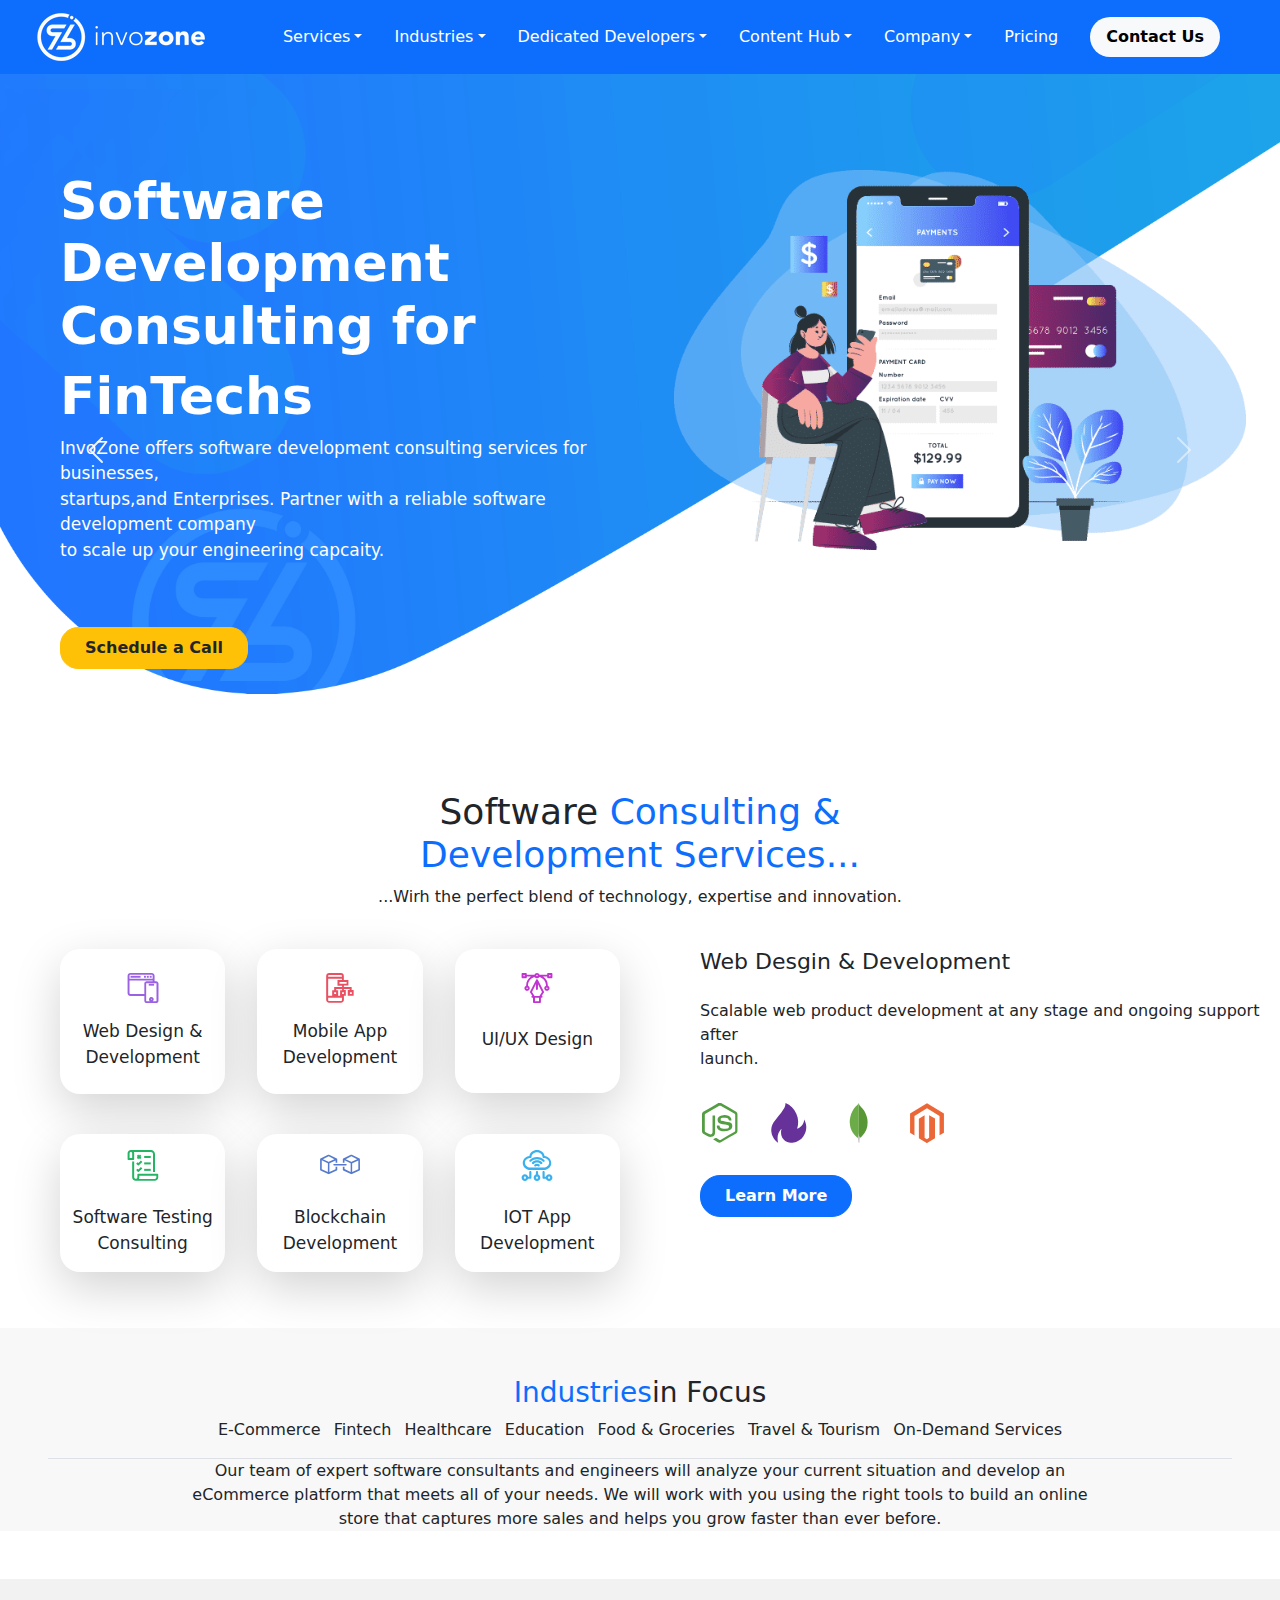
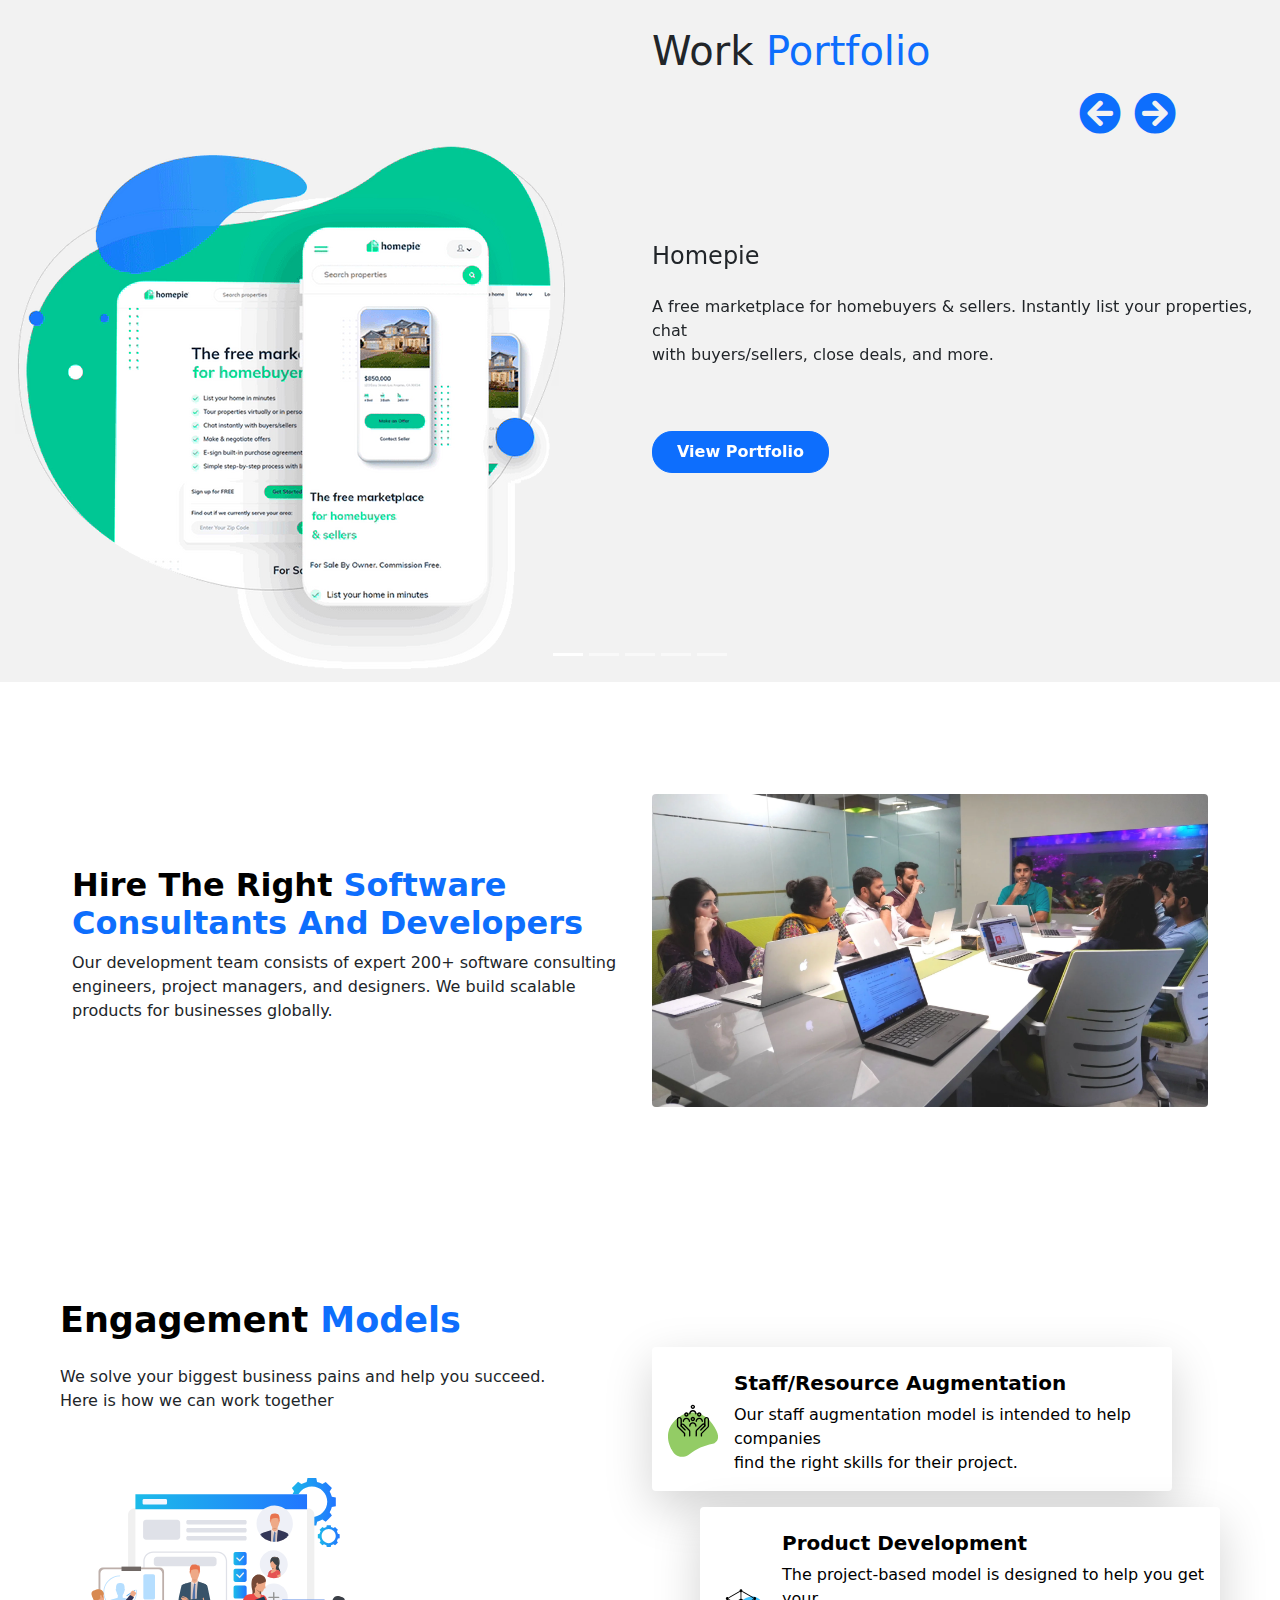
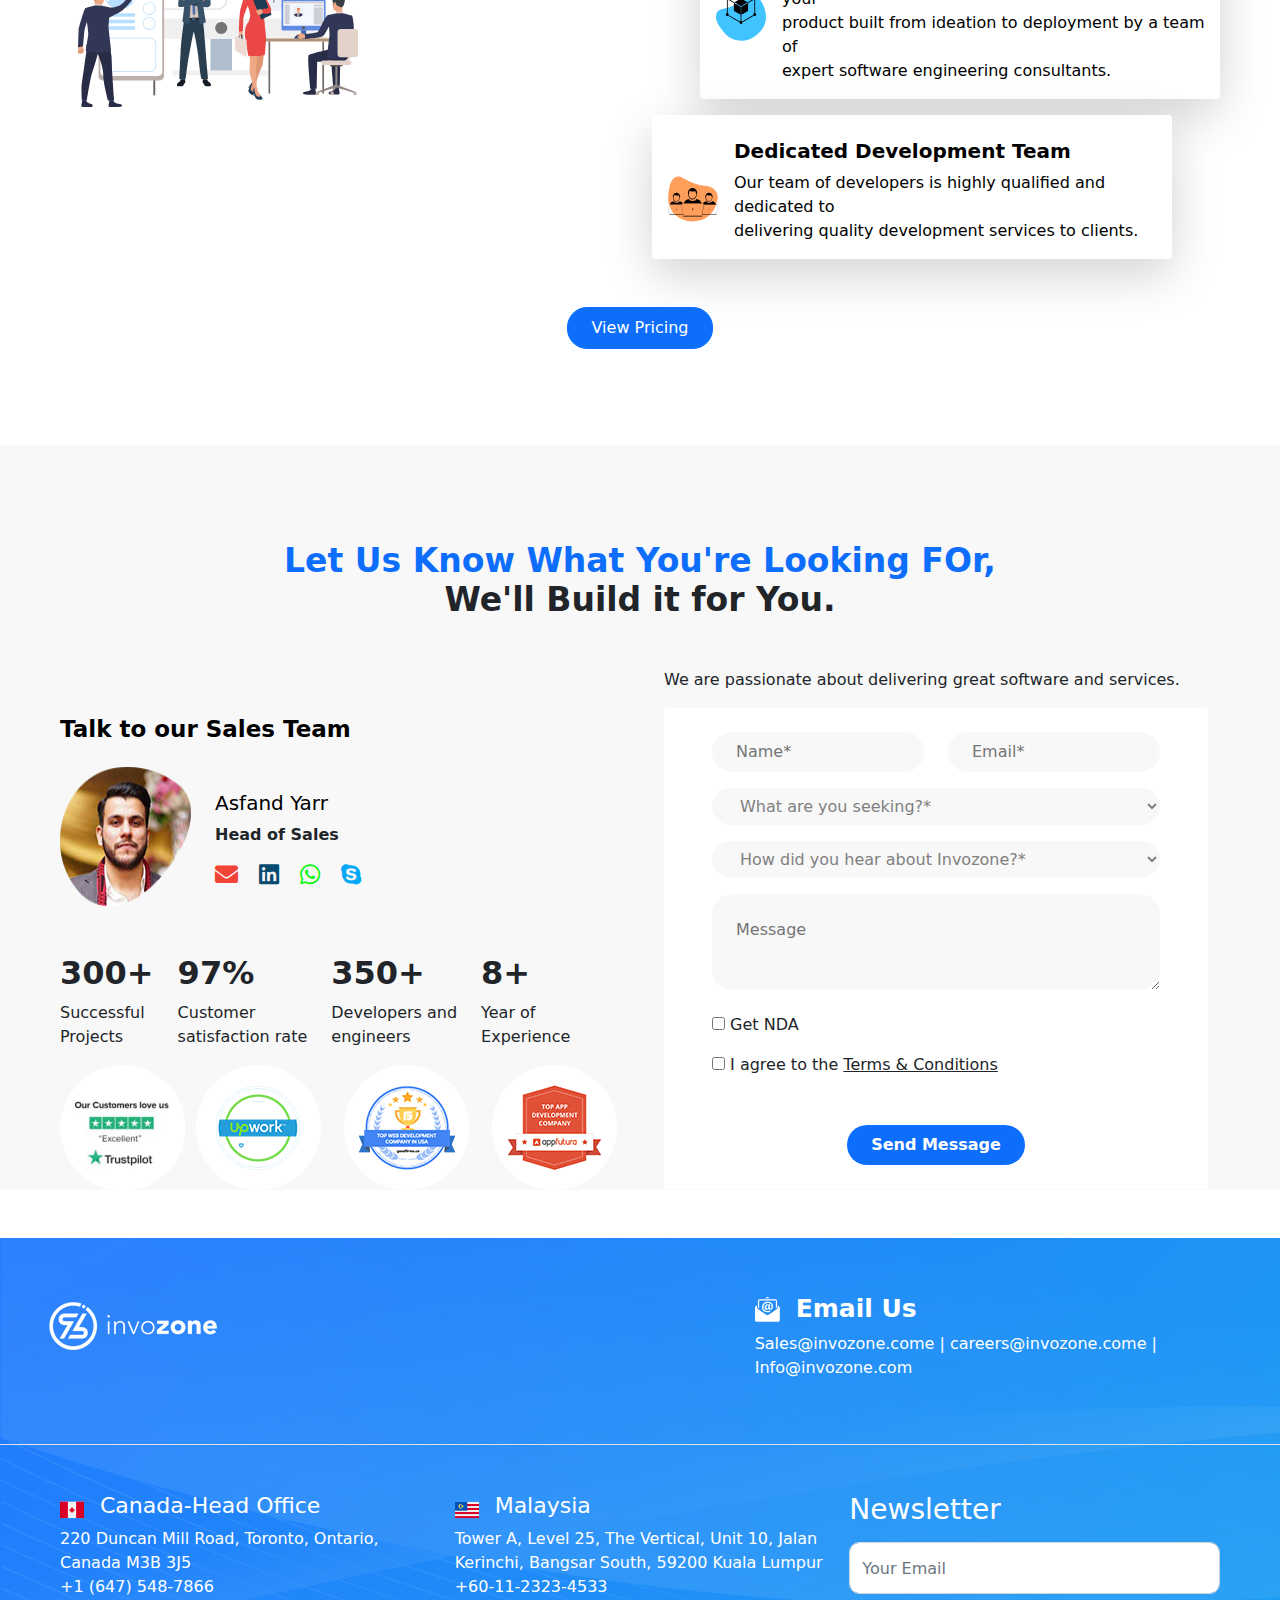
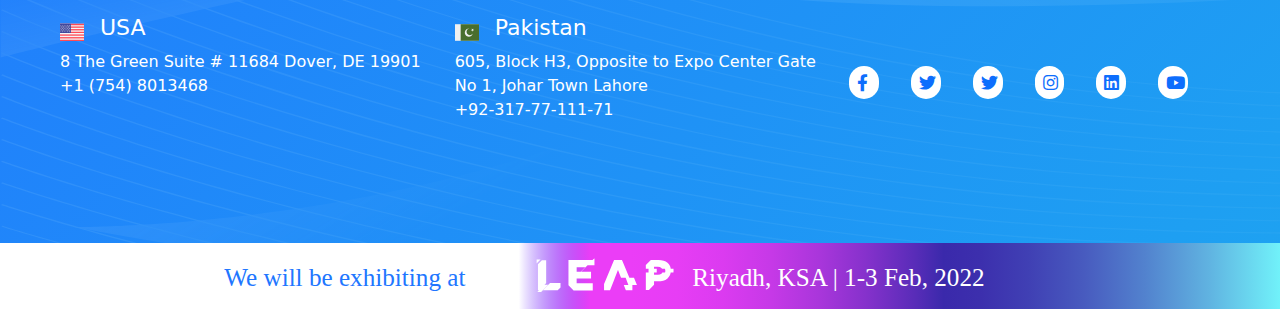
<file: index.html>
<!DOCTYPE html>
<html>

<head>
    <title>Invozone</title>
    <meta name="viewpoint" content="width=device-width, initial-value=1.0">
    <link rel="stylesheet" type="text/css" href="assets/css/style.css">
    <link rel="stylesheet" type="text/css" href="assets/css/all.min.css">
    <link rel="stylesheet" type="text/css" href="assets/css/bootstrap.min.css">
    <link rel="shortcut-icon" width="16px" height="16px" href="assets/images/capture.png">
    <link rel="stylesheet" type="text/css" href="assets/css/owl.carousel.min.css">
</head>

<body>

    <Section class="nav_section">
        <nav class="navbar navbar-expand-lg navbar-dark bg-primary">
            <div class="container-fluid">
                <a class="navbar-brand" href="index.html">
                    <img src="assets/images/InvoZone_Logo.webp" class="ps-4" alt="Image not Found">
                </a>

                <button class="navbar-toggler" data-bs-toggle="collapse" data-bs-target="#navbarSupportedContent"
                    aria-controls="navbarSupportedContent" aria-expanded="false" aria-label="Navigation_button">
                    <span class="navbar-toggler-icon"></span>
                </button>

                <div class="collapse navbar-collapse" id="navbarSupportedContent">
                    <ul class="navbar-nav ms-auto">
                        <li class="nav-item dropdown">
                            <a class="nav-link dropdown-toggle text-white me-3" data-bs-toggle="dropdown"
                                id="services_Dropdown" href="#">Services</a>
                            <div class="dropdown-menu" aria-labelledby="services_Dropdown">
                                <section class="d-flex ps-5 pt-4 pe-4 pb-3">
                                    <div>
                                        <div class="d-flex dropdown-item border-bottom pb-2 services_menu">
                                            <img src="assets/images/Web-Design-Development-Services.svg" class="me-3"
                                                width="40px" alt="Image not found">
                                            <div class="pt-2">
                                                <a class="servcies_a text-dark" href="Web-design-Develeopment.html">Web Design and Development</a>
                                            </div>
                                        </div>

                                        <div class="d-flex dropdown-item border-bottom pb-2 services_menu">
                                            <img src="assets/images/Mobile-app-Development-Services.svg" class="me-3"
                                                width="40px" alt="Image not found">
                                            <div class="pt-2">
                                                <a class="servcies_a text-dark" href="mobileApp.html">Mobile App Development
                                                    Services</a>
                                            </div>
                                        </div>

                                        <div class="d-flex dropdown-item border-bottom pb-4 services_menu">
                                            <img src="assets/images/Enterprise-App-Development-Services.svg"
                                                class="me-3" width="40px" alt="Image not found">
                                            <div class="pt-2">
                                                <a class="servcies_a text-dark" href="#">Enterprise App Development</a>
                                            </div>
                                        </div>

                                        <div class="d-flex dropdown-item border-bottom pb-2 services_menu">
                                            <img src="assets/images/Software-Quality-Assurance-Services.svg"
                                                class="me-3" width="40px" alt="Image not found">
                                            <div class="pt-2">
                                                <a class="servcies_a text-dark" href="#">Software Quality Assurance</a>
                                            </div>
                                        </div>

                                    </div>

                                    <!-- Second column start from here -->
                                    <div class="ms-4">
                                        <div class="d-flex dropdown-item border-bottom pb-2 services_menu">
                                            <img src="assets/images/DevOps-Services.svg" class="me-3" width="40px"
                                                alt="Image not found">
                                            <div class="pt-2">
                                                <a class="servcies_a text-dark" href="DevOps.html">Dev Ops</a>
                                            </div>
                                        </div>

                                        <div class="d-flex dropdown-item border-bottom pb-2 services_menu">
                                            <img src="assets/images/Data-Scraping-Services.svg" class="me-3"
                                                width="40px" alt="Image not found">
                                            <div class="pt-2">
                                                <a class="servcies_a text-dark" href="Data_Scraping.html">Data Scraping</a>
                                            </div>
                                        </div>

                                        <div class="d-flex dropdown-item border-bottom pb-4 services_menu">
                                            <img src="assets/images/Big-Data-Services.svg" class="me-3" width="40px"
                                                alt="Image not found">
                                            <div class="pt-2">
                                                <a class="servcies_a text-dark" href="Big_Data.html">Big Data</a>
                                            </div>
                                        </div>

                                        <div class="d-flex dropdown-item border-bottom pb-2 services_menu">
                                            <img src="assets/images/IoT-Development-Services.svg" class="me-3"
                                                width="40px" alt="Image not found">
                                            <div class="pt-2">
                                                <a class="servcies_a text-dark" href="IoT_Development.html">loT Development</a>
                                            </div>
                                        </div>

                                    </div>

                                    <div class="ms-4">
                                        <div class="d-flex dropdown-item border-bottom pb-2 services_menu">
                                            <img src="assets/images/Software-Project-managment-Services.svg"
                                                class="me-3" width="40px" alt="Image not found">
                                            <div class="pt-2">
                                                <a class="servcies_a text-dark" href="#">Software Project Management</a>
                                            </div>
                                        </div>

                                        <div class="d-flex dropdown-item border-bottom pb-2 services_menu">
                                            <img src="assets/images/Technical-Support-Services.svg" class="me-3"
                                                width="40px" alt="Image not found">
                                            <div class="pt-2">
                                                <a class="servcies_a text-dark" href="#">Technical Support Services</a>
                                            </div>
                                        </div>

                                        <div class="d-flex dropdown-item border-bottom pb-4 services_menu">
                                            <img src="assets/images/UX-Branding-Services.svg" class="me-3" width="40px"
                                                alt="Image not found">
                                            <div class="pt-2">
                                                <a class="servcies_a text-dark" href="#">UI/UX Design</a>
                                            </div>
                                        </div>

                                        <div class="align-right mt-5">
                                            <a class="servcies_a text-dark" href="#">
                                                <!-- <button class="btn btn-primary me-2  btn_viewAll px-4 py-2">View All</button> -->
                                                <button class="btn btn-primary btn_viewAll px-4 py-2">View_All</button>
                                            </a>
                                        </div>

                                    </div>
                                </section>
                            </div>
                        </li>

                        <li class="nav-item dropdown">
                            <a class="nav-link text-white me-3 dropdown-toggle" data-bs-toggle="dropdown"
                                id="industries_dropdown" href="#">Industries</a>
                            <div class="dropdown-menu" aria-labelledby="industries_dropdown">
                                <section class="d-flex ps-5 pt-4 pe-4 pb-3">
                                    <div>
                                        <div class="d-flex dropdown-item border-bottom pb-2 services_menu">
                                            <img src="assets/images/Ecommerce-Industry-1.svg" class="me-3" width="40px"
                                                alt="Image not found">
                                            <div class="pt-2">
                                                <a class="servcies_a text-dark" href="#">E-Commerce</a>
                                            </div>
                                        </div>

                                        <div class="d-flex dropdown-item border-bottom pb-2 services_menu">
                                            <img src="assets/images/Inline-Retail-Industry.svg" class="me-3"
                                                width="40px" alt="Image not found">
                                            <div class="pt-2">
                                                <a class="servcies_a text-dark" href="#">Food & Grocery</a>
                                            </div>
                                        </div>

                                        <div class="d-flex dropdown-item border-bottom pb-2 services_menu">
                                            <img src="assets/images/Education-Industry-1.svg" class="me-3" width="40px"
                                                alt="Image not found">
                                            <div class="pt-2">
                                                <a class="servcies_a text-dark" href="#">Education</a>
                                            </div>
                                        </div>
                                    </div>
                                    <!-- Second column  -->
                                    <div class="ms-4">
                                        <div class="d-flex dropdown-item border-bottom pb-2 services_menu">
                                            <img src="assets/images/On-Demand-Services-Industry-1.svg" class="me-3"
                                                width="40px" alt="Image not found">
                                            <div class="pt-2">
                                                <a class="servcies_a text-dark" href="#">On Demand Services</a>
                                            </div>
                                        </div>

                                        <div class="d-flex dropdown-item border-bottom pb-2 services_menu">
                                            <img src="assets/images/Health-Care-Industry-1.svg" class="me-3"
                                                width="40px" alt="Image not found">
                                            <div class="pt-2">
                                                <a class="servcies_a text-dark" href="#">Healthcare</a>
                                            </div>
                                        </div>

                                    </div>
                                    <!-- third column -->
                                    <div class="ms-3">
                                        <div class="d-flex dropdown-item border-bottom pb-2 services_menu">
                                            <img src="assets/images/Fintech-Industry-1.svg" class="me-3" width="40px"
                                                alt="Image not found">
                                            <div class="pt-2">
                                                <a class="servcies_a text-dark" href="#">Fintech</a>
                                            </div>
                                        </div>

                                        <div class="d-flex dropdown-item border-bottom pb-2 services_menu">
                                            <img src="assets/images/Travel-Tourism-Industry.svg" class="me-3"
                                                width="40px" alt="Image not found">
                                            <div class="pt-2">
                                                <a class="servcies_a text-dark" href="#">Travel & Tourism</a>
                                            </div>
                                        </div>

                                        <div class="align-right mt-5">
                                            <a class="servcies_a text-dark" href="#">
                                                <!-- <button class="btn btn-primary me-2  btn_viewAll px-4 py-2">View All</button> -->
                                                <button class="btn btn-primary btn_viewAll px-4 py-2">View_All</button>
                                            </a>
                                        </div>
                                    </div>


                                </section>
                            </div>

                        </li>


                        <li class="nav-item dropdown">
                            <a class="nav-link text-white me-3 dropdown-toggle" data-bs-toggle="dropdown"
                                id="developers_dropdown" href="#">Dedicated Developers</a>
                            <div class="dropdown-menu" aria-labelledby="developers_dropdown">
                                <section class="d-flex ps-5 pt-4 pe-4 pb-3">
                                    <div>
                                        <div class="d-flex dropdown-item border-bottom pb-2 services_menu">
                                            <img src="assets/images/Hire-a-elixir-developer.svg" class="me-3"
                                                width="40px" alt="Image not found">
                                            <div class="pt-2">
                                                <a class="servcies_a text-dark" href="#">Elixir Developers</a>
                                            </div>
                                        </div>
                                    </div>
                                    <div>
                                        <div class="align-right mt-5">
                                            <a class="servcies_a text-dark" href="#">
                                                <!-- <button class="btn btn-primary me-2  btn_viewAll px-4 py-2">View All</button> -->
                                                <button class="btn btn-primary btn_viewAll px-4 py-2">View_All</button>
                                            </a>
                                        </div>
                                    </div>

                                </section>
                            </div>
                        </li>

                        <li class="nav-item dropdown">
                            <a class="nav-link text-white me-3 dropdown-toggle" data-bs-toggle="dropdown"
                                id="content_dropdown" href="#">Content Hub</a>
                            <div class="dropdown-menu" aria-labelledby="content_dropdown">
                                <section class="ps-4 pt-3 pe-4 pb-4">
                                    <div class="d-flex dropdown-item border-bottom pb-2 services_menu">
                                        <img src="assets/images/Blog-Content-Hub-1.svg" class="me-3" width="40px"
                                            alt="Image not found">
                                        <div class="pt-2">
                                            <a class="servcies_a text-dark" href="#">Blog</a>
                                        </div>
                                    </div>

                                    <div class="d-flex dropdown-item border-bottom pb-2 services_menu">
                                        <img src="assets/images/Tech-News-Content-Hub-1.svg" class="me-3" width="40px"
                                            alt="Image not found">
                                        <div class="pt-2">
                                            <a class="servcies_a text-dark" href="#">Tech News</a>
                                        </div>
                                    </div>

                                    <div class="d-flex dropdown-item border-bottom pb-2 services_menu">
                                        <img src="assets/images/ebook-1.svg" class="me-3" width="40px"
                                            alt="Image not found">
                                        <div class="pt-2">
                                            <a class="servcies_a text-dark" href="#">E-books</a>
                                        </div>
                                    </div>
                                </section>
                            </div>
                        </li>

                        <li class="nav-item dropdown">
                            <a class="nav-link text-white me-3 dropdown-toggle" data-bs-toggle="dropdown"
                                id="company_dropdown" href="#">Company</a>
                            <div class="dropdown-menu" aria-labelledby="company_dropdown">
                                <section class="ps-4 pt-2 pe-4 pb-4">
                                    <div class="d-flex dropdown-item border-bottom pb-2 services_menu">
                                        <img src="assets/images/About-Us-Company-1.svg" class="me-3" width="40px"
                                            alt="Image not found">
                                        <div class="pt-2">
                                            <a class="servcies_a text-dark" href="#">About Us</a>
                                        </div>
                                    </div>

                                    <div class="d-flex dropdown-item border-bottom pb-2 services_menu">
                                        <img src="assets/images/Careers-Company-1.svg" class="me-3" width="40px"
                                            alt="Image not found">
                                        <div class="pt-2">
                                            <a class="servcies_a text-dark" href="#">Careers</a>
                                        </div>
                                    </div>

                                    <div class="d-flex dropdown-item border-bottom pb-2 services_menu">
                                        <img src="assets/images/Portfolio-icon.svg" class="me-3" width="40px"
                                            alt="Image not found">
                                        <div class="pt-2">
                                            <a class="servcies_a text-dark" href="#">Portfolio</a>
                                        </div>
                                    </div>
                                </section>

                            </div>
                        </li>

                        <li class="nav-item">
                            <a class="nav-link text-white me-4" href="#">Pricing</a>
                        </li>

                        <li class="nav-item">
                            <button class="me-5 nav_contact px-3 py-2"><b>Contact Us</b></button>
                        </li>
                    </ul>
                </div>
            </div>
        </nav>
    </Section>

    <section class="header img_header">
        <div class="container-fluid">
            <article class="row mb-5">
                <div class="col-12 col-sm-12 col-md-6 col-lg-6 mt-5 pt-5">
                    <h1 class="text-white ms-5"><b>Software Development<br>Consulting for</b></h1>
                    <h1 class="text-white ms-5"><b>FinTechs</b></h1>
                    <p class="text-white ms-5">InvoZone offers software development consulting services for
                        businesses,<br>startups,and
                        Enterprises. Partner with a reliable software development company<br>to scale up your
                        engineering capcaity.
                    </p>

                    <button class="btn btn-warning text-dark ms-5 mt-5 px-4 py-2"><b>Schedule a Call</b></button>
                </div>

                <div class="col-12 col-sm-12 col-md-6 col-lg-b mt-5 pt-5  mb-5 pb-5">
                    <img src="assets/images/fintechs-9d34bb21edd364e869a7fe92ce31802a.png" class="img-fluid pb-5"
                        alt="Image not found">
                </div>

            </article>
        </div>

    </section>

    <section class="software_consulting_part container-fluid mt-5  text-center">
        <h2 class="text-dark pt-5">Software <span class="text-primary">Consulting & <br>Development Services...</span>
        </h2>
        <p class="text-dark">...Wirh the perfect blend of technology, expertise and innovation.</p>
    </section>


    <section class="web_part container-fluid mx-auto ">
        <div class="row">
            <div class="col-12 col-sm-12 col-md-12 col-lg-6 col-xl-6">
                <div class="row ps-5">
                    <div class="col-sm-6 col-md-6 col-lg-4 col-xl-4 mb-4 pt-4">
                        <div class="bg-white text-center me-2 shadow-lg apps">
                            <img src="assets/images/website.svg" width="40px" class="pt-4" alt="image not found">
                            <p class="text-dark pb-4 pt-3">Web Design & Development</p>
                        </div>
                    </div>

                    <div class="col-sm-6 col-md-6 col-lg-4 col-xl-4 mb-4 pt-4">
                        <div class="bg-white text-center me-2 shadow-lg apps">
                            <img src="assets/images/mobile.svg" width="40px" class="pt-4" alt="image not found">
                            <p class="text-dark pb-4 pt-3">Mobile App Development</p>
                        </div>
                    </div>

                    <div class="col-sm-6 col-md-6 col-lg-4 col-xl-4 mb-4 pt-4">
                        <div class="bg-white text-center me-2 shadow-lg apps py-4">
                            <img src="assets/images/ux_red.svg" width="40px" alt="image not found">
                            <p class="text-dark pt-4">UI/UX Design</p>
                        </div>
                    </div>

                    <div class="col-sm-6 col-md-6 col-lg-4 col-xl-4 mb-4">
                        <div class="bg-white text-center me-2 shadow-lg apps">
                            <img src="assets/images/software_testing.svg" width="40px" class="pt-3"
                                alt="image not found">
                            <p class="text-dark pb-3 pt-4">Software Testing Consulting</p>
                        </div>
                    </div>

                    <div class="col-sm-6 col-md-6 col-lg-4 col-xl-4 mb-4">
                        <div class="bg-white text-center me-2 shadow-lg apps">
                            <img src="assets/images/Blockchain.svg" width="40px" class="pt-3" alt="image not found">
                            <p class="text-dark pb-3 pt-4">Blockchain<br> Development</p>
                        </div>
                    </div>

                    <div class="col-sm-6 col-md-6 col-lg-4 col-xl-4 mb-4">
                        <div class="bg-white text-center me-2 shadow-lg apps">
                            <img src="assets/images/iot.svg" width="40px" class="pt-3" alt="image not found">
                            <p class="text-dark pb-3 pt-4">IOT App<br> Development</p>
                        </div>
                    </div>
                </div>
            </div>

            <div class="col-12 col-sm-12 col-md-12 col-lg-6 pt-4 second_part">
                <h3 class="text-dark ps-5">Web Desgin & Development</h3>
                <p class="text-dark ps-5 pt-3">Scalable web product development at any stage
                    and ongoing support after<br>launch.</p>

                <p class="ps-5 pt-3"><span><img src="assets/images/NodeJS.svg" width="40px"
                            alt="image not found"></span>
                    <span class="ps-4"><img src="assets/images/Elixer.svg" width="40px" alt="image not found"></span>
                    <span class="ps-4"><img src="assets/images/MongoDB.svg" width="40px" alt="image not found"></span>
                    <span class="ps-4"><img src="assets/images/Magento.svg" width="40px" alt="image not found"></span>
                </p>

                <button class="btn btn-primary ms-5 px-4 mt-3 py-2"><b class="text-white">Learn More</b></button>
            </div>
        </div>
    </section>

    <section class="industries">
        <div class="conatainer-fluid industries_header text-center border-bottom mx-5">
            <h3 class="text-primary  pt-5 mt-3">Industries<span class="text-dark">in Focus</span></h3>
            <ul class="list-unstyled list-inline">
                <li class="list-inline-item">E-Commerce</li>
                <li class="list-inline-item">Fintech</li>
                <li class="list-inline-item">Healthcare</li>
                <li class="list-inline-item">Education</li>
                <li class="list-inline-item">Food & Groceries</li>
                <li class="list-inline-item">Travel & Tourism</li>
                <li class="list-inline-item">On-Demand Services</li>
            </ul>

        </div>

        <div class="industries_body">

            <div id="slider1" class="carousel slide" data-ride="carousel">
              <ol class="carousel-indicators">
                <li data-target="#slider1" data-slide-to="0" class="active"></li>
                <li data-target="#slider1" data-slide-to="1"></li>
                <li data-target="#slider1" data-slide-to="2"></li>
              </ol>
              <div class="carousel-inner">
                  <div class="row">
                    <div class="col-12 col-sm-12 col-md-4 col-lg-4 col-xl-4">
                        <div class="carousel-item ">
                            <img src="assets/images/On-Demand-Serviecs-1.png" class="w-25" alt="Image not found">
                        </div>
                    </div>

                    <div class="col-12 col-sm-12 col-md-4 col-lg-4 col-xl-4">
                        <div class="carousel-item ">
                            <img src="assets/images/Ecommerce-1.png" class="img-fluid" alt="Image not found">
                        </div>
                    </div>

                    <div class="col-12 col-sm-12 col-md-4 col-lg-4 col-xl-4">
                        <div class="carousel-item ">
                            <img src="assets/images/fintech-1.png" class="img-fluid" alt="Image not found">
                        </div>
                    </div>
                    
                    </div>
                </div>
                   
              </div>
              <a class="carousel-control-prev" href="#slider1" role="button" data bs-slide="prev">
                <span class="carousel-control-prev-icon" aria-hidden="true"></span>
                <span class="sr-only">Previous</span>
              </a>
              <a class="carousel-control-next" href="#slider1" role="button" data-bs-slide="next">
                <span class="carousel-control-next-icon" aria-hidden="true"></span>
                <span class="sr-only">Next</span>
              </a>
            </div>
            


            <p class="text-center">Our team of expert software consultants and engineers will analyze your current
                situation and develop an<br>
                eCommerce platform that meets all of your needs. We will work with you using the right tools to build an
                online<br> store that captures more sales and helps you grow faster than ever before.</p>

        </div>
    </section>

    <section class="portfolio_part mt-5">
        <div class="container-fluid pt-5">
            <div class="row">
                <div class="col-6">

                </div>
                <div class="col-6">
                    <h1 class="portfilio_heading">
                        Work <span class="text-primary">Portfolio</span>
                    </h1>
                </div>
            </div>

            <div class="carousel_part">
                <div id="main_carousel" class="carousel slide" data-ride="carousel">
                    <div class="row">
                        <div class="col-12 col-sm-12 col-md-6 col-lg-6 col-xl-6">

                        </div>

                        <div class="col-12 col-sm-12 col-md-6 col-lg-6 col-xl-6">
                            <div class="row px-0">
                                <div class="col-12 col-sm-12 col-md-8 col-lg-8 col-xl-8">
                                    <ol class="carousel-indicators">
                                        <li data-bs-target="#main_carousel" data-bs-slide="0"
                                            class="active text-primary"></li>
                                        <li data-bs-target="#main_carousel" data-bs-slide="1"
                                            ></li>
                                        <li data-bs-target="#main_carousel" data-bs-slide="2"
                                            ></li>
                                        <li data-bs-target="#main_carousel" data-bs-slide="3"
                                            ></li>
                                        <li data-bs-target="#main_carousel" data-bs-slide="4"
                                            ></li>

                                    </ol>
                                </div>
                                
                                <div class="col-12 col-sm-12 col-md-4 col-lg-4 col-xl-4">
                                    <a class="carousel-control-prev" href="#main_carousel" data-bs-slide="prev"
                                        role="button"></a>
                                    <span class="carousel_Arrow me-2"><i
                                            class="fas fa-arrow-circle-left text-primary "></i></span>

                                    <a class="carousel-control-next" href="#main_carousel" data-bs-slide="next"
                                        role="button"></a>
                                    <span class="carousel_Arrow"><i
                                            class="fas fa-arrow-circle-right text-primary"></i></span>
                                </div>
                            </div>
                        </div>
                    </div>
                    <div class="carousel-inner">
                        <div class="carousel-item active">
                            <div class="row">
                                
                                <div class="col-12 col-sm-12 col-md-6 col-lg-6 col-xl-6 text-center">
                                    <img src="assets/images/Homepie (1).png" class="img-fluid" alt="Image not found">
                                </div>

                                <div class="col-12 col-sm-12 col-md-6 col-lg-6 col-xl-6 mt-5">
                                    <h4 class="pt-5">Homepie</h4>
                                    <p class="mt-4">A free marketplace for homebuyers & sellers. Instantly list your
                                        properties, chat<br>
                                        with buyers/sellers, close deals, and more.</p>

                                    <button class="btn btn-primary mt-5 py-2 px-4 "><b>View Portfolio</b></button>
                                </div>
                            </div>
                        </div>

                        <div class="carousel-item">
                            <div class="row">
                                <div class="col-12 col-sm-12 col-md-6 col-lg-6 col-xl-6 text-center">
                                    <img src="assets/images/Anakeed-Mart.png" class="img-fluid" alt="Image not found">
                                </div>

                                <div class="col-12 col-sm-12 col-md-6 col-lg-6 col-xl-6 mt-5">
                                    <h4 class="pt-5">Anakeed Mart</h4>
                                    <p class="mt-4">An online grocery shopping platform based in Saudi Arabia for
                                        providing high<br>quality, organic products such as fruits and vegetables
                                        straight
                                        to your doorstep.</p>

                                    <button class="btn btn-primary mt-5 py-2 px-4 "><b>View Portfolio</b></button>
                                </div>
                            </div>
                        </div>

                        <div class="carousel-item">
                            <div class="row">
                                <div class="col-12 col-sm-12 col-md-6 col-lg-6 col-xl-6 text-center">
                                    <img src="assets/images/Column.png" class="img-fluid" alt="Image not found">
                                </div>

                                <div class="col-12 col-sm-12 col-md-6 col-lg-6 col-xl-6 mt-5">
                                    <h4 class="pt-5">Column</h4>
                                    <p class="mt-4">A collaborative public notice platform helping journalists,
                                        governments, and legal<br>entities to distribute public interest information.
                                    </p>

                                    <button class="btn btn-primary mt-5 py-2 px-4 "><b>View Portfolio</b></button>
                                </div>
                            </div>
                        </div>


                        <div class="carousel-item">
                            <div class="row">
                                <div class="col-12 col-sm-12 col-md-6 col-lg-6 col-xl-6 text-center">
                                    <img src="assets/images/Tunevu-2.png" class="img-fluid" alt="Image not found">
                                </div>

                                <div class="col-12 col-sm-12 col-md-6 col-lg-6 col-xl-6 mt-5">
                                    <h4 class="pt-5">Tunevu</h4>
                                    <p class="mt-4">Tunevu is an online podcasting platform providing an engaging
                                        interactive<br> experience.</p>

                                    <button class="btn btn-primary mt-5 py-2 px-4 "><b>View Portfolio</b></button>
                                </div>
                            </div>
                        </div>
                    </div>



                </div>

            </div>
        </div>
    </section>


    <section class="HireTheRight_part">
        <div class="container-fluid pt-3">
            <div class="row mt-5 pb-5 mx-5 mb-5">
                <div class="col-12 col-sm-12 col-md-6 col-lg-6 col-xl-6 mt-5 pt-4">
                    <h1 class="pt-5"><b>Hire The Right <span class="text-primary">Software<br>Consultants And
                                Developers</span></b></h1>
                    <p class="text-dark">Our development team consists of expert 200+ software consulting<br>
                        engineers, project managers, and designers. We build scalable<br>
                        products for businesses globally.</p>
                </div>
                <div class="col-12 col-sm-12 col-md-6 col-lg-6 col-xl-6 mt-5 mt-5 mb-5">
                    <img src="assets/images/video_thubnail.webp" class="img-fluid rounded" alt="not found">
                </div>
            </div>
        </div>
    </section>


    <section class="Engagement_part mt-5 mb-5">
        <div class="row mx-5 pt-5">
            <div class="col-12 col-sm-12 col-md-6 col-lg-6 col-xl-6">
                <h1><b>Engagement <span class="text-primary">Models</span></b></h1>
                <p class="pt-3 text-dark">We solve your biggest business pains and help you succeed.<br>
                    Here is how we can work together</p>

                <img src="assets/images/Illustration-58cdcfa31a066c176d95793fa28fddc6.svg" class="mt-5 w-50 ms-3"
                    alt="image not found">
            </div>

            <div class="col-12 col-sm-12 col-md-6 col-lg-6 col-xl-6 mt-5">
                <div class="d-flex pt-4 shadow-lg me-5 bg-white rounded">
                    <img src="assets/images/download (1).svg" width="50px" class="float-left ms-3"
                        alt="Image not found">
                    <div class="ms-3">
                        <h3>Staff/Resource Augmentation</h3>
                        <p>Our staff augmentation model is intended to help companies<br> find the right skills for
                            their project.</p>
                    </div>
                </div>

                <div class="d-flex pt-4 shadow-lg ms-5 mt-3 bg-white rounded">
                    <img src="assets/images/download (2).svg" width="50px" class="float-left ms-3"
                        alt="Image not found">
                    <div class="ms-3">
                        <h3>Product Development</h3>
                        <p>The project-based model is designed to help you get your<br>product built from ideation to
                            deployment by a team of<br>expert software engineering consultants.</p>
                    </div>
                </div>

                <div class="d-flex pt-4 shadow-lg me-5 mt-3 bg-white rounded">
                    <img src="assets/images/download (3).svg" width="50px" class="float-left ms-3"
                        alt="Image not found">
                    <div class="ms-3">
                        <h3>Dedicated Development Team</h3>
                        <p>Our team of developers is highly qualified and dedicated to<br>delivering quality development
                            services to clients.</p>
                    </div>
                </div>

            </div>
        </div>
        <div class="text-center mt-5 pb-5">
            <button class="btn btn-primary px-4 py-2">View Pricing</button>
        </div>
    </section>


    <section class="letUsKnow_part ">
        <div class="container-fluid my-5">
            <div class="letUsKnow_header pt-5 mb-5">
                <h1 class="text-primary text-center mt-5"><b>Let Us Know What You're Looking FOr,<br><span
                            class="text-dark">We'll Build it for You.</b> </span></h1>
            </div>
        </div>
        <div class="letUsKnow_body">
            <div class="row mx-5 mb-5">
                <div class="col-12 col-sm-12 col-md-6 col-lg-6 col-xl-6">
                    <h2 class="talk mb-4 pt-5"><b>Talk to our Sales Team</b></h2>
                    <div class="d-flex">
                        <img src="assets/images/asfand_yarr-c004d3ceb87c3388672b9b74fe7d002f.png" class="img-fluid"
                            alt="Image not found">
                        <div class="mt-4 ms-4">
                            <h5 class="salr_name">Asfand Yarr</h5>
                            <p><b>Head of Sales</b></p>
                            <p><span class="me-3"><i class="fas fa-envelope envelope"></i></span>
                                <span class="me-3"><i class="fab fa-linkedin linkedin"></i></span>
                                <span class="me-3"><i class="fab fa-whatsapp whatsapp"></i></span>
                                <span><i class="fab fa-skype skype"></i></span>
                            </p>
                        </div>
                    </div>
                    <div class="d-flex mt-5">

                        <div class="me-4">
                            <h2 class="text-dark"><b>300+</b></h2>
                            <p>Successful<br>Projects</p>
                        </div>

                        <div class="me-4">
                            <h2 class="text-dark"><b>97%</b></h2>
                            <p>Customer<br>satisfaction rate</p>
                        </div>

                        <div class="me-4">
                            <h2 class="text-dark"><b>350+</b></h2>
                            <p>Developers and<br>engineers</p>
                        </div>

                        <div>
                            <h2 class="text-dark"><b>8+</b></h2>
                            <p>Year of<br>Experience</p>
                        </div>
                    </div>



                    <div id="carouselExampleSlidesOnly" class="carousel slide" data-bs-ride="carousel">
                        <div class="carousel-inner">
                            <div class="row">
                                <div class="col-4 col-sm-4 col-md-3 col-lg-3 col-xl-3 me-0 pe-0">
                                    <div class="carousel-item active">
                                        <img class="d-block" src="assets/images/Customer.png" alt="First slide">
                                    </div>
                                </div>

                                <div class="col-4 col-sm-4 col-md-3 col-lg-3 col-xl-3 ms-0 ps-0">
                                    <div class="carousel-item active">
                                        <img class="d-block" src="assets/images/upwork.png" alt="Second slide">
                                    </div>
                                </div>

                                <div class="col-4 col-sm-4 col-md-3 col-lg-3 col-xl-3 ms-0 ps-0">
                                    <div class="carousel-item active">
                                        <img class="d-block" src="assets/images/topCup.png" alt="Third slide">
                                    </div>
                                </div>

                                <div class="col-4 col-sm-4 col-md-3 col-lg-3 col-xl-3 ms-0 ps-0">
                                    <div class="carousel-item active">
                                        <img class="d-block" src="assets/images/topApp.png" alt="Third slide">
                                    </div>
                                </div>

                                <div class="col-4 col-sm-4 col-md-3 col-lg-3 col-xl-3 ms-0 ps-0">
                                    <div class="carousel-item">
                                        <img class="d-block" src="assets/images/D.png" alt="Third slide">
                                    </div>
                                </div>

                                <div class="col-4 col-sm-4 col-md-3 col-lg-3 col-xl-3 ms-0 ps-0">
                                    <div class="carousel-item">
                                        <img class="d-block" src="assets/images/featured.png" alt="Third slide">
                                    </div>
                                </div>
                            </div>
                        </div>
                    </div>
                </div>

                <div class="col-12 col-sm-12 col-md-6 col-lg-6 col-xl-6 px-4">
                    <p>We are passionate about delivering great software and services.</p>
                    <div class="bg-white rounded">
                        <form class="py-4 px-5">
                            <div class="d-flex">
                                <input type="text" class="form-contorl form py-2 ps-4 me-4" placeholder="Name*">
                                <input type="text" class="form-contorl form py-2 ps-4" placeholder="Email*">
                            </div>
                            <div class="mt-3">
                                <select class="w-100 py-2 ps-4 form" value="What are you seeking?*">
                                    <option class="text-muted active">What are you seeking?*</option>
                                    <option>Staff Augmentation </option>
                                    <option>Dedicated Team</option>
                                    <option>Fixed Gigs</option>
                                    <option>Career Opportunities</option>
                                    <option>General Inquiry</option>
                                </select>
                            </div>



                            <div class="mt-3">
                                <select class="w-100 py-2 ps-4 form">
                                    <option class="text-muted active">How did you hear about Invozone?*</option>
                                    <option>Social Media </option>
                                    <option>Clutch.co/Good Firms or other listings</option>
                                    <option>Google Search</option>
                                    <option>Email from Invozone</option>
                                    <option>Recommendation form InvoZone client</option>
                                    <option>Data Scraping</option>
                                    <option>Other</option>
                                </select>
                            </div>

                            <div class="mt-3">
                                <textarea class="w-100 py-4 ps-4 form" placeholder="Message"></textarea>
                            </div>

                            <div class="mt-3">
                                <input type="checkbox" id="checkbox" value="flase">
                                <label for="checkbox">Get NDA</label>

                            </div>

                            <div class="mt-3">
                                <input type="checkbox" id="term" value="flase">
                                <label for="term">I agree to the <u>Terms & Conditions</u></label>
                            </div>

                            <div class="mt-5 text-center">
                                <button class="btn btn-primary px-4 py-2"><b>Send Message</b></button>
                            </div>
                        </form>
                    </div>
                </div>
            </div>
        </div>
    </section>


    <section class="footer_part footer_background">
        <div class="footer_header container-fluid  my-5">
            <div class="row py-5 border-bottom">
                <div class="col-12 col-sm-12 col-md-7 col-lg-7 col-xl-7 ps-5">
                    <div>
                        <img src="assets/images/InvoZone_Logo.webp" class="image-fluid pt-3" alt="image not found">
                    </div>
                </div>

                <div class="col-12 col-sm-12 col-md-5 col-lg-5 col-xl-5 ps-2">
                    <div class="d-flex">
                        <img src="assets/images/download (4).svg" width="25px" alt="Image not found">
                        <h2 class="text-white pt-2 ps-3 email"><b>Email Us</b></h2>
                    </div>
                    <p class="text-white">Sales@invozone.come |<span> careers@invozone.come |</span> <span>
                            Info@invozone.com
                        </span></p>
                </div>
            </div>

            <div class="row px-5  py-5">
                <div class="col-12 col-sm-12 col-md-4 col-lg-4 col-xl-4">
                    <div class="d-flex">
                        <img src="assets/images/download (5).svg" width="40px" class="pe-3" alt="Image not found">
                        <h1 class="text-white country">Canada-Head Office</h1>
                    </div>
                    <a href="#" class="text-white link">220 Duncan Mill Road, Toronto, Ontario,<br>Canada M3B 3J5<br>
                        +1 (647) 548-7866</a>

                    <div class="d-flex mt-3">
                        <img src="assets/images/download (6).svg" width="40px" class="pe-3" alt="Image not found">
                        <h1 class="text-white country">USA</h1>
                    </div>
                    <a class="text-white link">8 The Green Suite # 11684 Dover, DE 19901<br>
                        +1 (754) 8013468</a>
                </div>

                <div class="col-12 col-sm-12 col-md-4 col-lg-4 col-xl-4">
                    <div class="d-flex">
                        <img src="assets/images/download (7).svg" width="40px" class="pe-3" alt="Image not found">
                        <h1 class="text-white country">Malaysia</h1>
                    </div>
                    <a href="#" class="text-white link">Tower A, Level 25, The Vertical, Unit 10, Jalan<br>Kerinchi,
                        Bangsar South, 59200 Kuala Lumpur<br>
                        +60-11-2323-4533</a>

                    <div class="d-flex mt-3">
                        <img src="assets/images/download (8).svg" width="40px" class="pe-3" alt="Image not found">
                        <h1 class="text-white country">Pakistan</h1>
                    </div>
                    <a class="text-white link">605, Block H3, Opposite to Expo Center Gate<br>No 1, Johar Town
                        Lahore<br>
                        +92-317-77-111-71</a>
                </div>

                <div class="col-12 col-sm-12 col-md-4 col-lg-4 col-xl-4 third_column">
                    <h3 class="text-white">Newsletter</h3>
                    <input type="text" class="form-control mt-3 py-2" placeholder="Your Email">
                    <div class="d-flex mt-5">
                        <div class="bg-white background mt-4">
                            <a href="https://www.facebook.com/"><i class="fab fa-facebook-f pt-2 ps-2"></i></a>
                        </div>

                        <div class="bg-white background mt-4">
                            <a href="https://twitter.com/?lang=en"> <i class="fab fa-twitter pt-2 ps-2"></i></a>
                        </div>

                        <div class="bg-white background mt-4">
                            <a href="https://twitter.com/?lang=en"> <i class="fab fa-twitter pt-2 ps-2"></i></a>
                        </div>

                        <div class="bg-white background mt-4">
                            <a href="https://www.instagram.com/"> <i class="fab fa-instagram pt-2 ps-2"></i></a>
                        </div>

                        <div class="bg-white background mt-4">
                            <a href="https://www.linkedin.com/feed/"> <i class="fab fa-linkedin pt-2 ps-2"></i></a>
                        </div>

                        <div class="bg-white background mt-4">
                            <a href="https://www.youtube.com/"> <i class="fab fa-youtube pt-2 ps-2"></i></a>
                        </div>
                    </div>
                    <div class="pt-5">
                    </div>
                </div>
            </div>
        </div>
        <img src="assets/images/download (9).svg" alt="image not found">
    </section>





    <script src="assets/js/script.js"></script>
    <script src="assets/js/owl.carousel.min.js"></script>
    <script src="assets/js/jquery.min.js"></script>
    <script src="assets/js/bootstrap.min.js"></script>
</body>

</html>
</file>
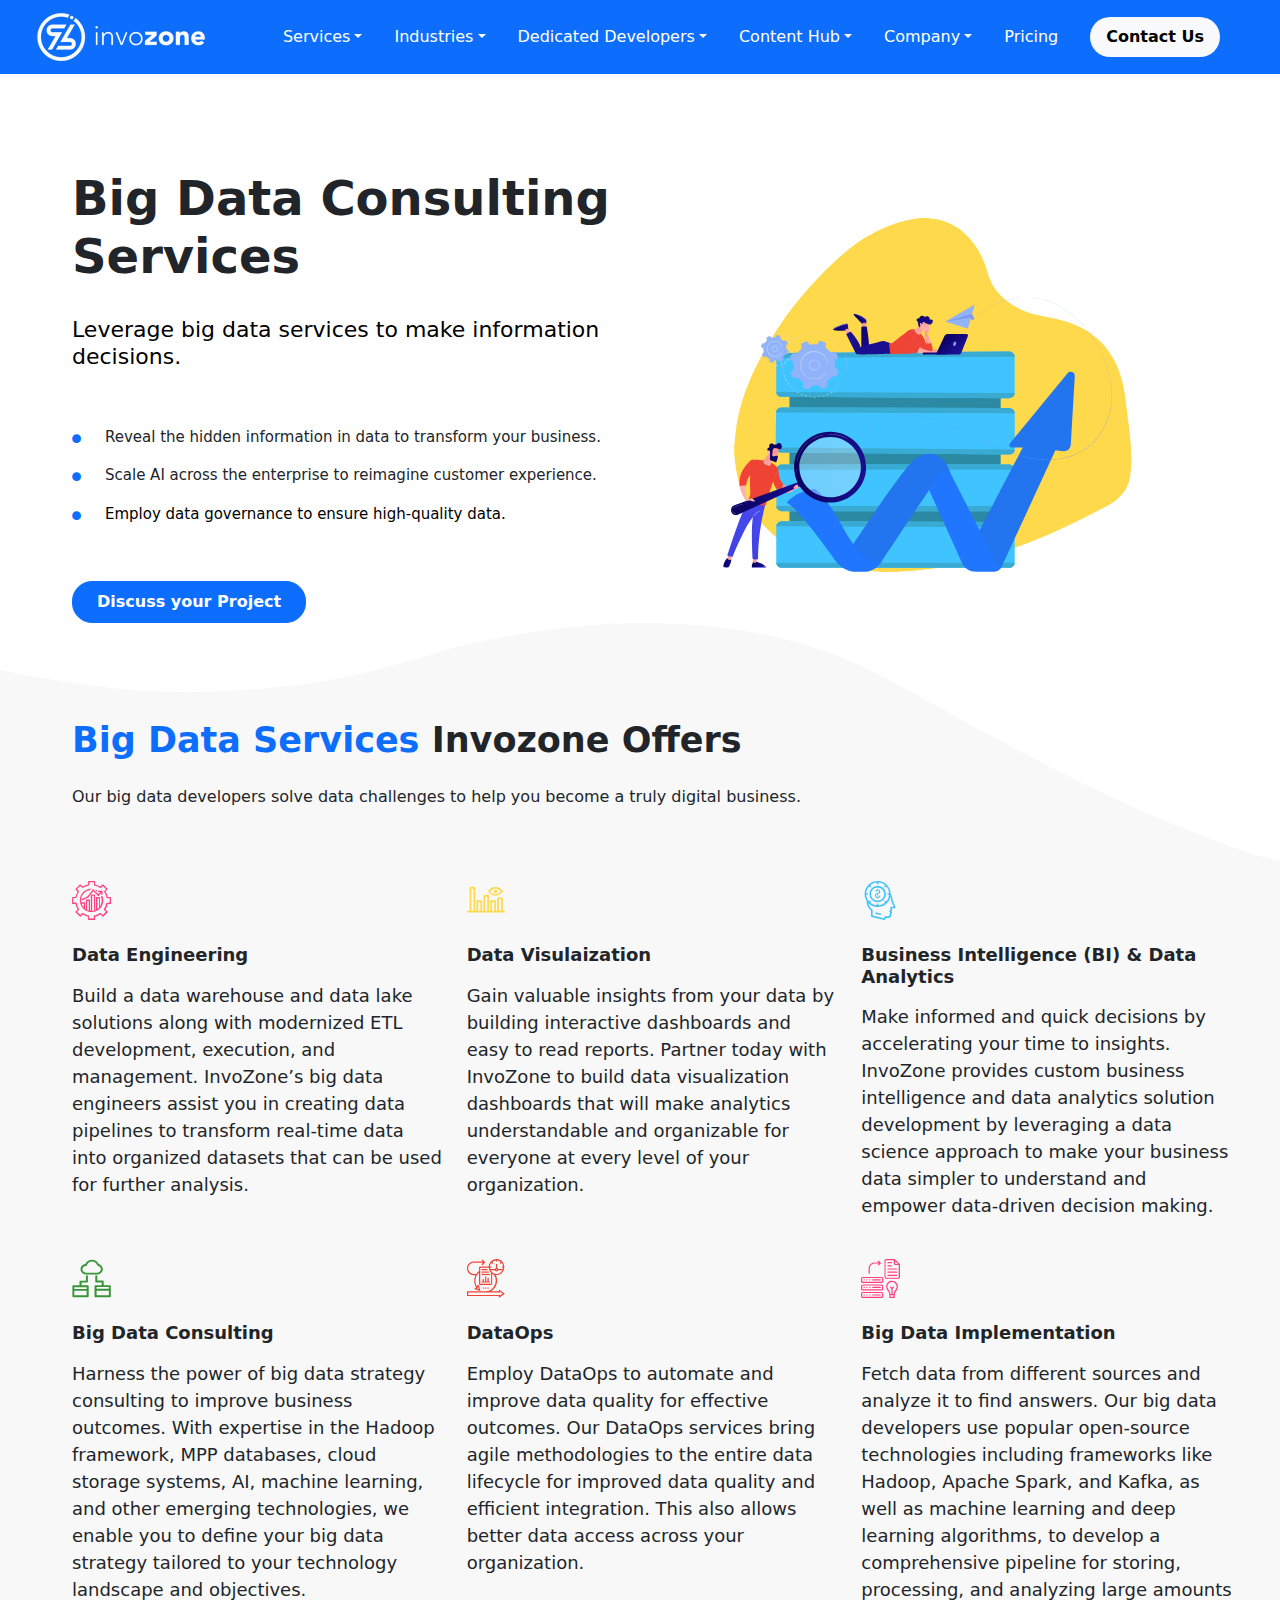
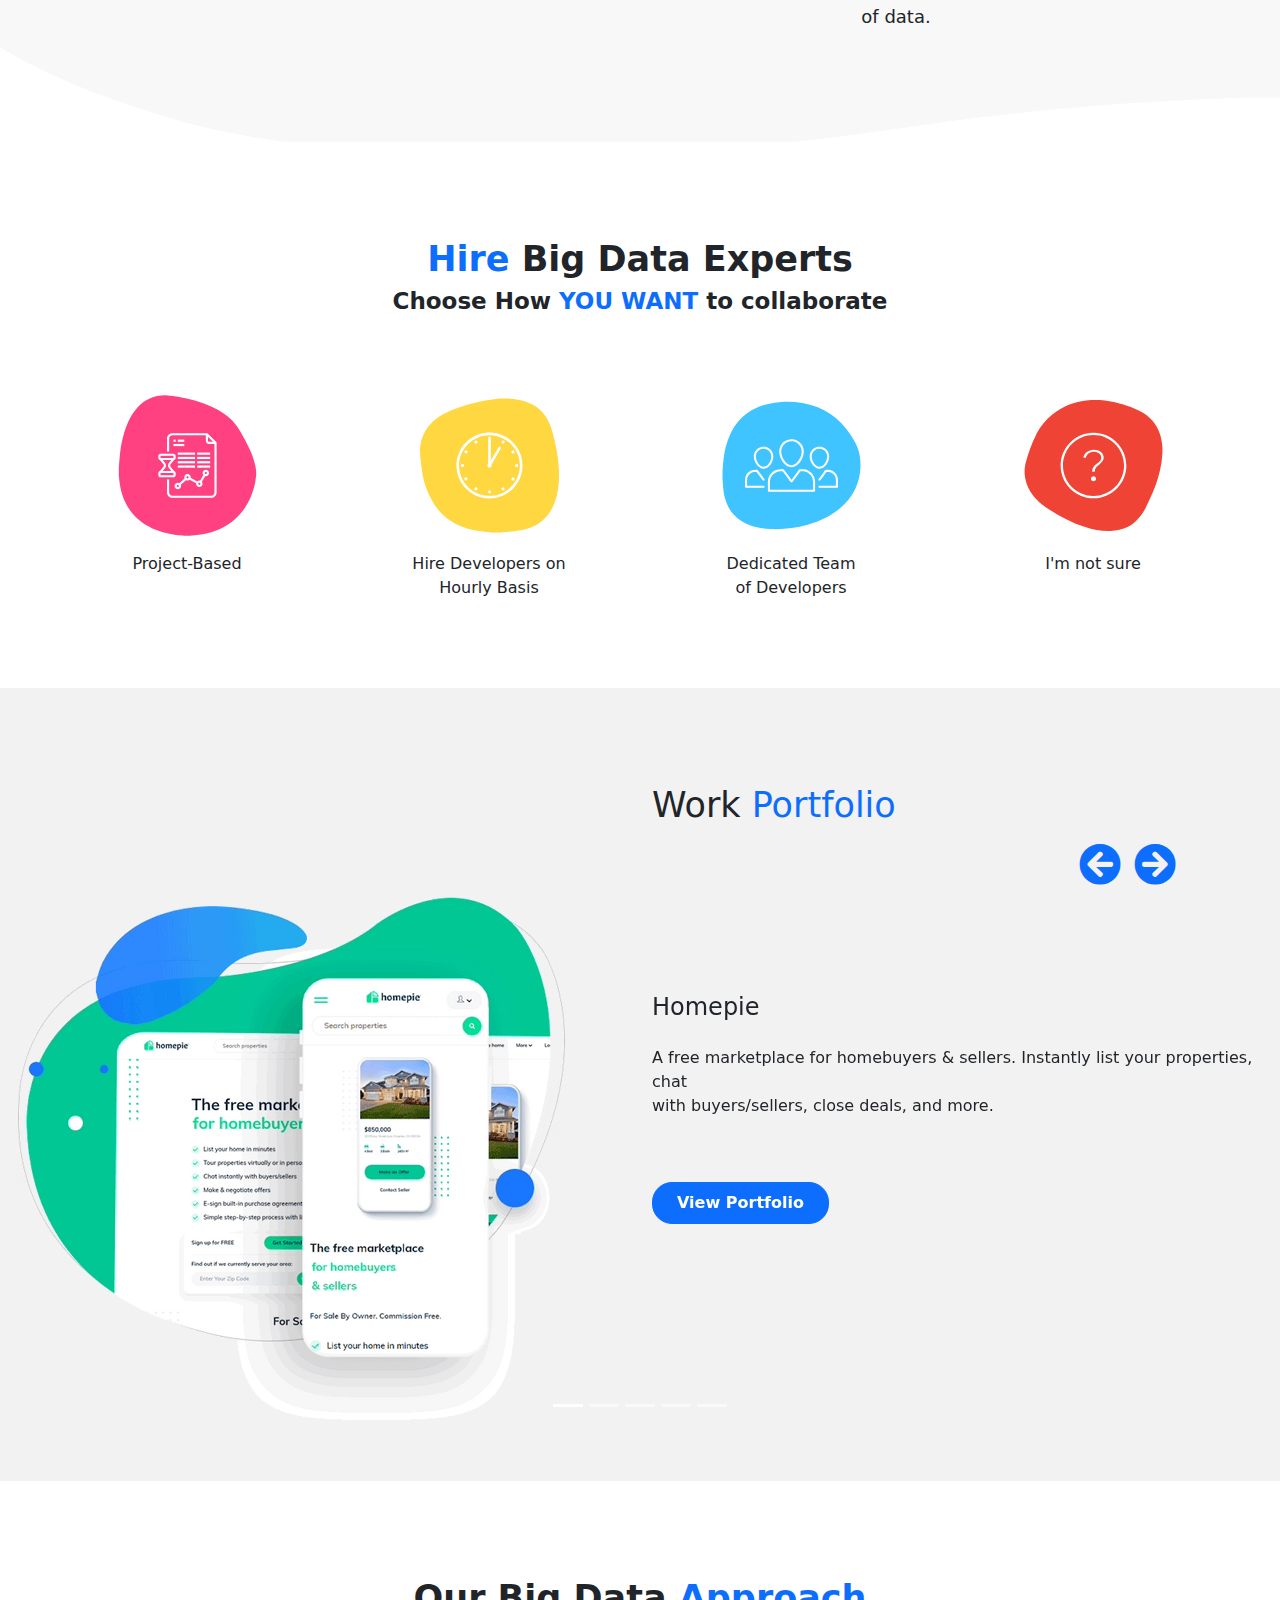
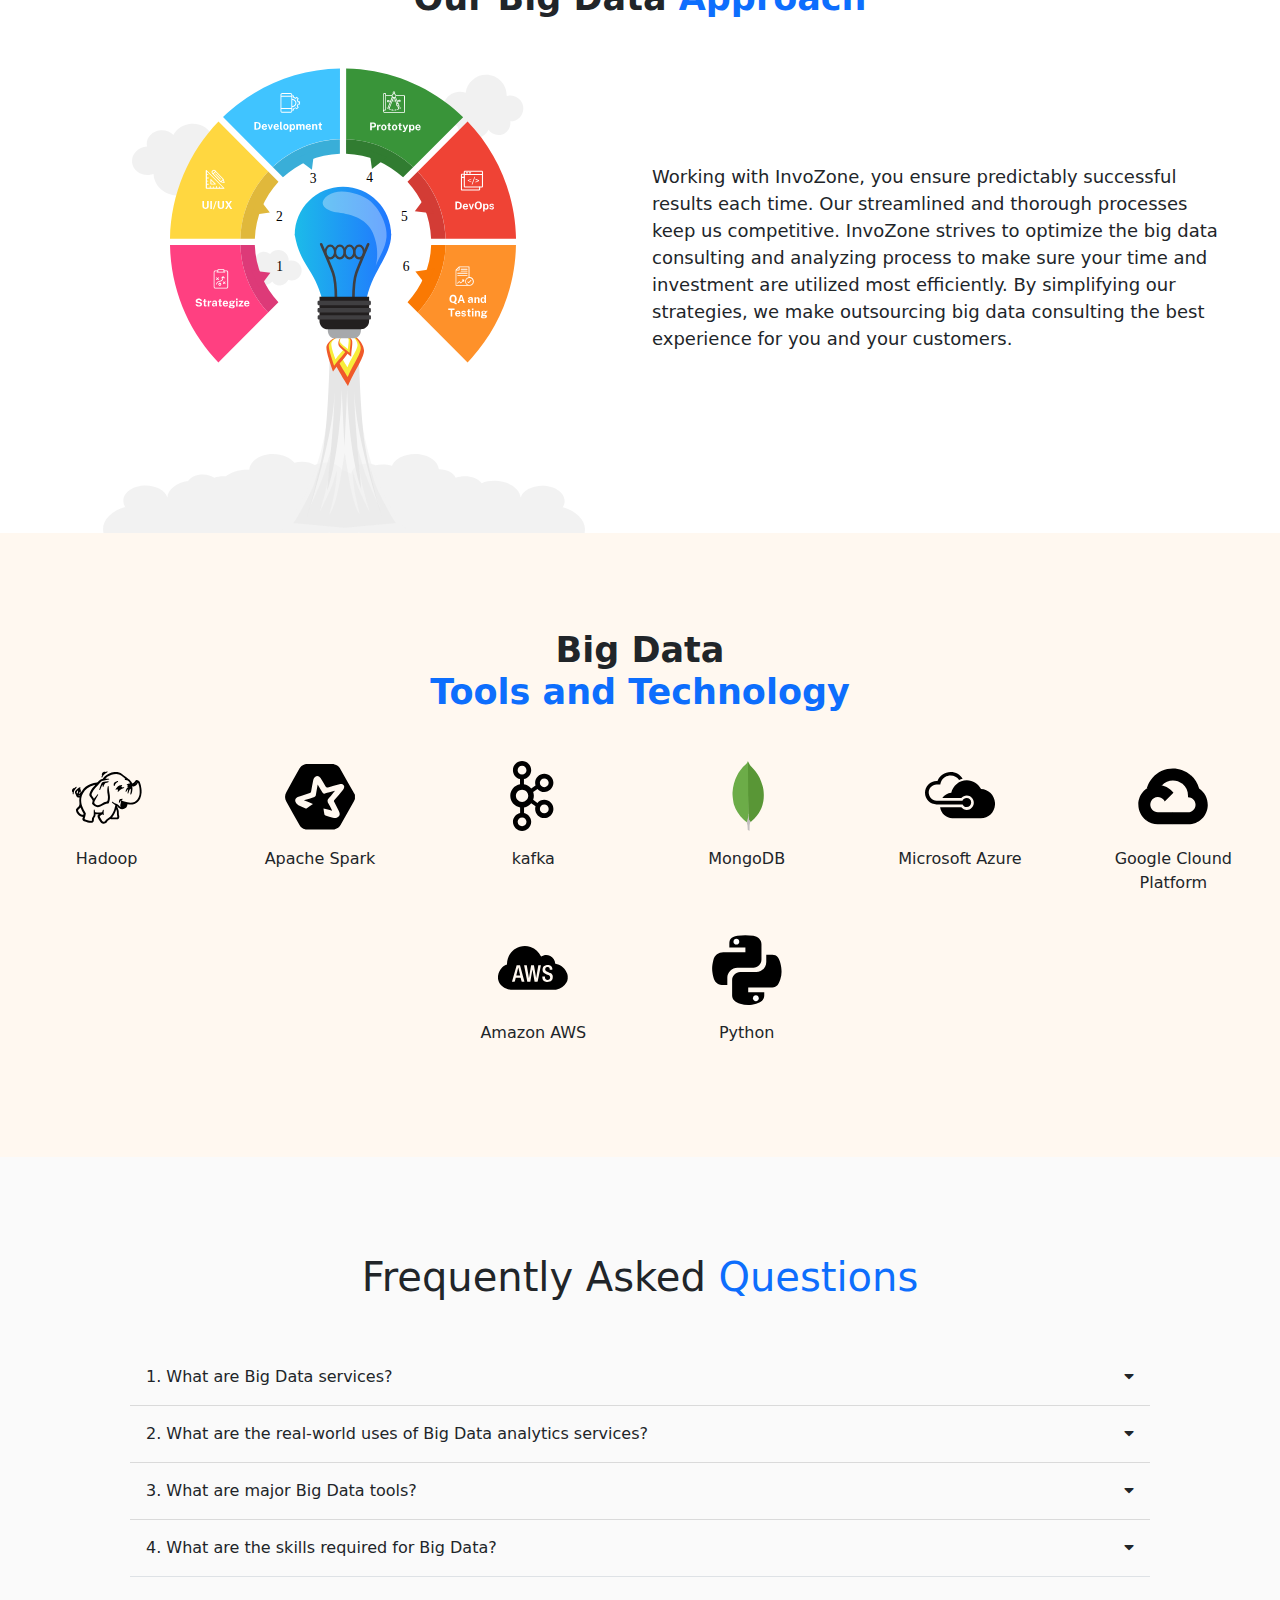
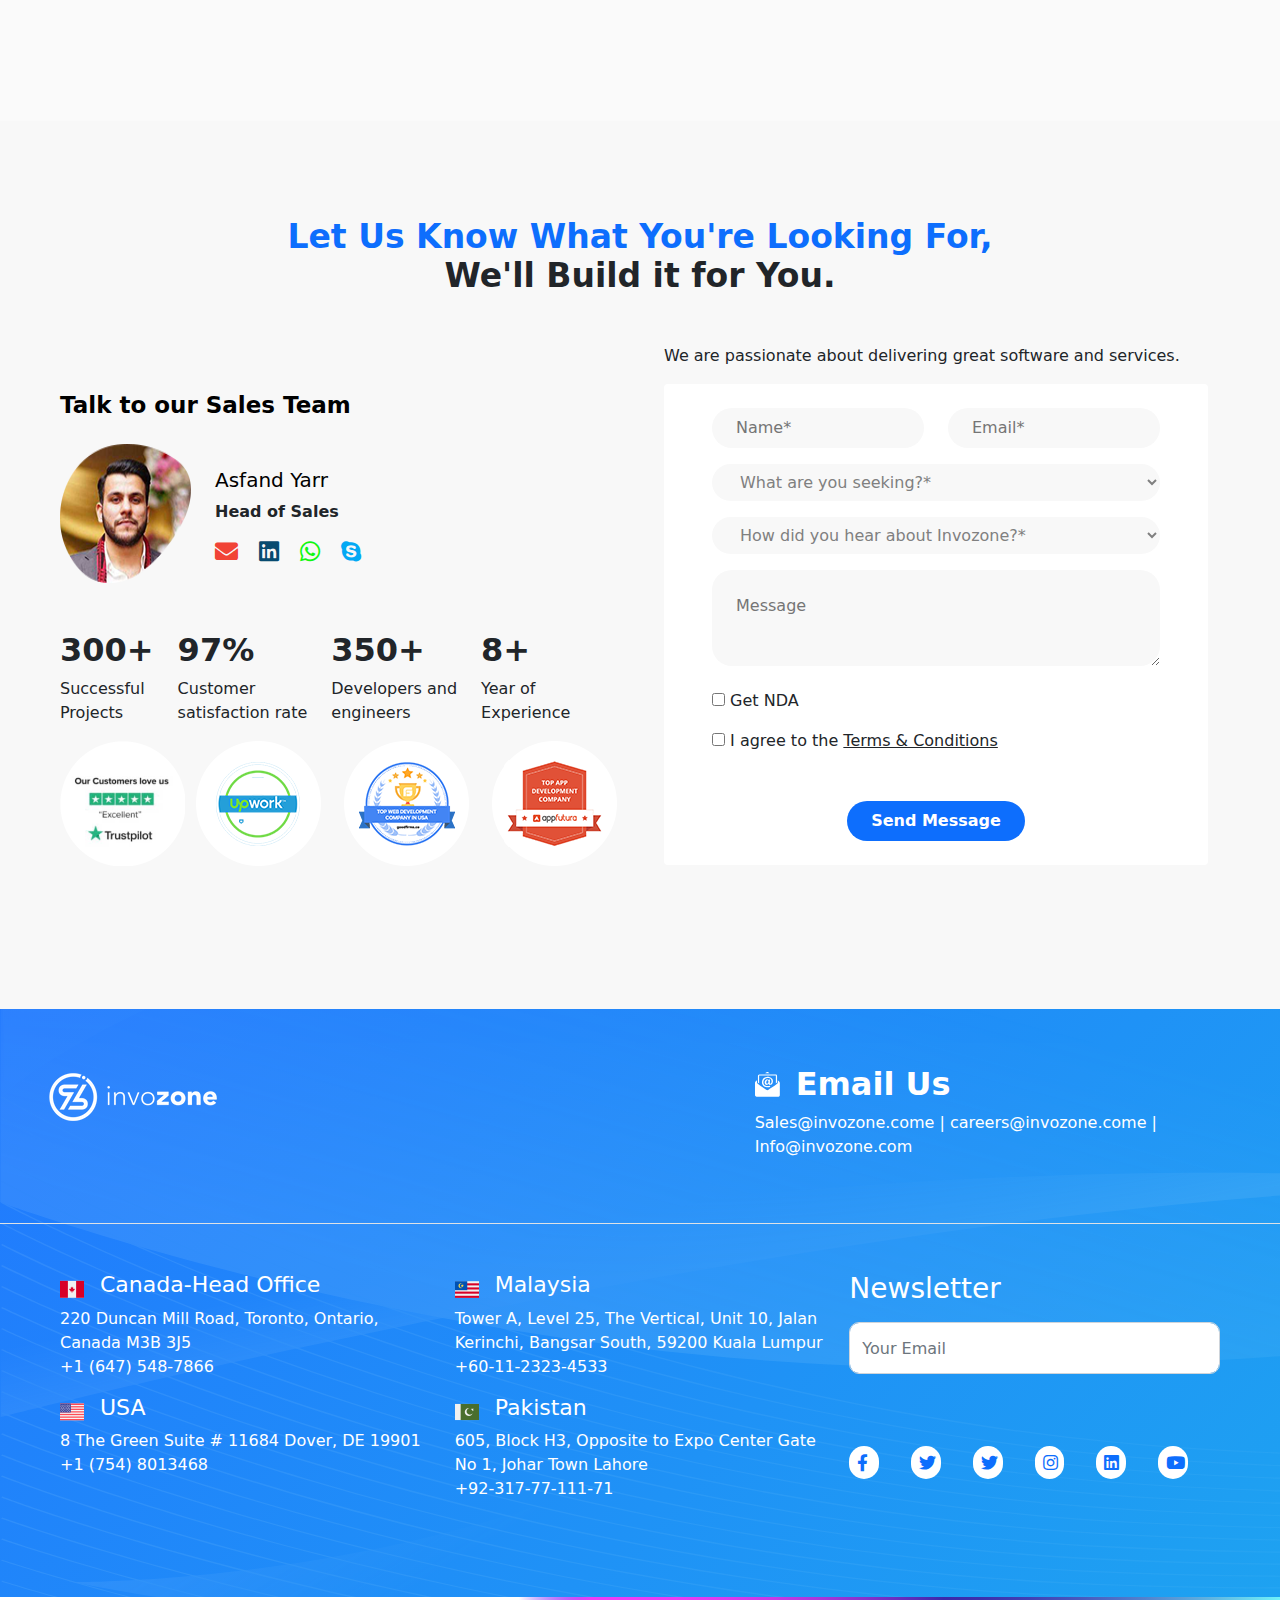
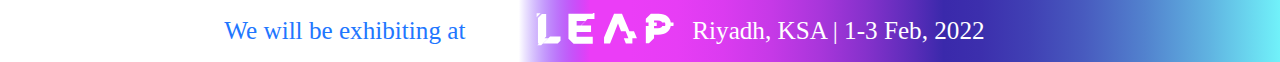
<file: Big_Data.html>
<!DOCTYPE html>
<html>

<head>
    <title>Invozone</title>
    <meta name="viewpoint" content="width=device-width, initial-value=1.0">
    <link rel="stylesheet" type="text/css" href="assets/css/style.css">
    <link rel="stylesheet" type="text/css" href="assets/css/all.min.css">
    <link rel="stylesheet" type="text/css" href="assets/css/bootstrap.min.css">
    <link rel="shortcut-icon" width="16px" height="16px" href="assets/images/capture.png">
    <link rel="stylesheet" type="text/css" href="assets/css/owl.carousel.min.css">
</head>

<body>

    <Section class="nav_section">
        <nav class="navbar navbar-expand-lg navbar-dark bg-primary">
            <div class="container-fluid">
                <a class="navbar-brand" href="index.html">
                    <img src="assets/images/InvoZone_Logo.webp" class="ps-4" alt="Image not Found">
                </a>

                <button class="navbar-toggler" data-bs-toggle="collapse" data-bs-target="#navbarSupportedContent"
                    aria-controls="navbarSupportedContent" aria-expanded="false" aria-label="Navigation_button">
                    <span class="navbar-toggler-icon"></span>
                </button>

                <div class="collapse navbar-collapse" id="navbarSupportedContent">
                    <ul class="navbar-nav ms-auto">
                        <li class="nav-item dropdown">
                            <a class="nav-link dropdown-toggle text-white me-3" data-bs-toggle="dropdown"
                                id="services_Dropdown" href="#">Services</a>
                            <div class="dropdown-menu" aria-labelledby="services_Dropdown">
                                <section class="d-flex ps-5 pt-4 pe-4 pb-3">
                                    <div>
                                        <div class="d-flex dropdown-item border-bottom pb-2 services_menu">
                                            <img src="assets/images/Web-Design-Development-Services.svg" class="me-3"
                                                width="40px" alt="Image not found">
                                            <div class="pt-2">
                                                <a class="servcies_a text-dark" href="#">Web Design and Development</a>
                                            </div>
                                        </div>

                                        <div class="d-flex dropdown-item border-bottom pb-2 services_menu">
                                            <img src="assets/images/Mobile-app-Development-Services.svg" class="me-3"
                                                width="40px" alt="Image not found">
                                            <div class="pt-2">
                                                <a class="servcies_a text-dark" href="#">Mobile App Development
                                                    Services</a>
                                            </div>
                                        </div>

                                        <div class="d-flex dropdown-item border-bottom pb-4 services_menu">
                                            <img src="assets/images/Enterprise-App-Development-Services.svg"
                                                class="me-3" width="40px" alt="Image not found">
                                            <div class="pt-2">
                                                <a class="servcies_a text-dark" href="#">Enterprise App Development</a>
                                            </div>
                                        </div>

                                        <div class="d-flex dropdown-item border-bottom pb-2 services_menu">
                                            <img src="assets/images/Software-Quality-Assurance-Services.svg"
                                                class="me-3" width="40px" alt="Image not found">
                                            <div class="pt-2">
                                                <a class="servcies_a text-dark" href="#">Software Quality Assurance</a>
                                            </div>
                                        </div>

                                    </div>

                                    <!-- Second column start from here -->
                                    <div class="ms-4">
                                        <div class="d-flex dropdown-item border-bottom pb-2 services_menu">
                                            <img src="assets/images/DevOps-Services.svg" class="me-3" width="40px"
                                                alt="Image not found">
                                            <div class="pt-2">
                                                <a class="servcies_a text-dark" href="#">Dev Ops</a>
                                            </div>
                                        </div>

                                        <div class="d-flex dropdown-item border-bottom pb-2 services_menu">
                                            <img src="assets/images/Data-Scraping-Services.svg" class="me-3"
                                                width="40px" alt="Image not found">
                                            <div class="pt-2">
                                                <a class="servcies_a text-dark" href="#">Data Scraping</a>
                                            </div>
                                        </div>

                                        <div class="d-flex dropdown-item border-bottom pb-4 services_menu">
                                            <img src="assets/images/Big-Data-Services.svg" class="me-3" width="40px"
                                                alt="Image not found">
                                            <div class="pt-2">
                                                <a class="servcies_a text-dark" href="Big_Data.html">Big Data</a>
                                            </div>
                                        </div>

                                        <div class="d-flex dropdown-item border-bottom pb-2 services_menu">
                                            <img src="assets/images/IoT-Development-Services.svg" class="me-3"
                                                width="40px" alt="Image not found">
                                            <div class="pt-2">
                                                <a class="servcies_a text-dark" href="#">loT Development</a>
                                            </div>
                                        </div>

                                    </div>

                                    <div class="ms-4">
                                        <div class="d-flex dropdown-item border-bottom pb-2 services_menu">
                                            <img src="assets/images/Software-Project-managment-Services.svg"
                                                class="me-3" width="40px" alt="Image not found">
                                            <div class="pt-2">
                                                <a class="servcies_a text-dark" href="#">Software Project Management</a>
                                            </div>
                                        </div>

                                        <div class="d-flex dropdown-item border-bottom pb-2 services_menu">
                                            <img src="assets/images/Technical-Support-Services.svg" class="me-3"
                                                width="40px" alt="Image not found">
                                            <div class="pt-2">
                                                <a class="servcies_a text-dark" href="#">Technical Support Services</a>
                                            </div>
                                        </div>

                                        <div class="d-flex dropdown-item border-bottom pb-4 services_menu">
                                            <img src="assets/images/UX-Branding-Services.svg" class="me-3" width="40px"
                                                alt="Image not found">
                                            <div class="pt-2">
                                                <a class="servcies_a text-dark" href="#">UI/UX Design</a>
                                            </div>
                                        </div>

                                        <div class="align-right mt-5">
                                            <a class="servcies_a text-dark" href="#">
                                                <!-- <button class="btn btn-primary me-2  btn_viewAll px-4 py-2">View All</button> -->
                                                <button class="btn btn-primary btn_viewAll px-4 py-2">View_All</button>
                                            </a>
                                        </div>

                                    </div>
                                </section>
                            </div>
                        </li>

                        <li class="nav-item dropdown">
                            <a class="nav-link text-white me-3 dropdown-toggle" data-bs-toggle="dropdown"
                                id="industries_dropdown" href="#">Industries</a>
                            <div class="dropdown-menu" aria-labelledby="industries_dropdown">
                                <section class="d-flex ps-5 pt-4 pe-4 pb-3">
                                    <div>
                                        <div class="d-flex dropdown-item border-bottom pb-2 services_menu">
                                            <img src="assets/images/Ecommerce-Industry-1.svg" class="me-3" width="40px"
                                                alt="Image not found">
                                            <div class="pt-2">
                                                <a class="servcies_a text-dark" href="#">E-Commerce</a>
                                            </div>
                                        </div>

                                        <div class="d-flex dropdown-item border-bottom pb-2 services_menu">
                                            <img src="assets/images/Inline-Retail-Industry.svg" class="me-3"
                                                width="40px" alt="Image not found">
                                            <div class="pt-2">
                                                <a class="servcies_a text-dark" href="#">Food & Grocery</a>
                                            </div>
                                        </div>

                                        <div class="d-flex dropdown-item border-bottom pb-2 services_menu">
                                            <img src="assets/images/Education-Industry-1.svg" class="me-3" width="40px"
                                                alt="Image not found">
                                            <div class="pt-2">
                                                <a class="servcies_a text-dark" href="#">Education</a>
                                            </div>
                                        </div>
                                    </div>
                                    <!-- Second column  -->
                                    <div class="ms-4">
                                        <div class="d-flex dropdown-item border-bottom pb-2 services_menu">
                                            <img src="assets/images/On-Demand-Services-Industry-1.svg" class="me-3"
                                                width="40px" alt="Image not found">
                                            <div class="pt-2">
                                                <a class="servcies_a text-dark" href="#">On Demand Services</a>
                                            </div>
                                        </div>

                                        <div class="d-flex dropdown-item border-bottom pb-2 services_menu">
                                            <img src="assets/images/Health-Care-Industry-1.svg" class="me-3"
                                                width="40px" alt="Image not found">
                                            <div class="pt-2">
                                                <a class="servcies_a text-dark" href="#">Healthcare</a>
                                            </div>
                                        </div>

                                    </div>
                                    <!-- third column -->
                                    <div class="ms-3">
                                        <div class="d-flex dropdown-item border-bottom pb-2 services_menu">
                                            <img src="assets/images/Fintech-Industry-1.svg" class="me-3" width="40px"
                                                alt="Image not found">
                                            <div class="pt-2">
                                                <a class="servcies_a text-dark" href="#">Fintech</a>
                                            </div>
                                        </div>

                                        <div class="d-flex dropdown-item border-bottom pb-2 services_menu">
                                            <img src="assets/images/Travel-Tourism-Industry.svg" class="me-3"
                                                width="40px" alt="Image not found">
                                            <div class="pt-2">
                                                <a class="servcies_a text-dark" href="#">Travel & Tourism</a>
                                            </div>
                                        </div>

                                        <div class="align-right mt-5">
                                            <a class="servcies_a text-dark" href="#">
                                                <!-- <button class="btn btn-primary me-2  btn_viewAll px-4 py-2">View All</button> -->
                                                <button class="btn btn-primary btn_viewAll px-4 py-2">View_All</button>
                                            </a>
                                        </div>
                                    </div>


                                </section>
                            </div>

                        </li>


                        <li class="nav-item dropdown">
                            <a class="nav-link text-white me-3 dropdown-toggle" data-bs-toggle="dropdown"
                                id="developers_dropdown" href="#">Dedicated Developers</a>
                            <div class="dropdown-menu" aria-labelledby="developers_dropdown">
                                <section class="d-flex ps-5 pt-4 pe-4 pb-3">
                                    <div>
                                        <div class="d-flex dropdown-item border-bottom pb-2 services_menu">
                                            <img src="assets/images/Hire-a-elixir-developer.svg" class="me-3"
                                                width="40px" alt="Image not found">
                                            <div class="pt-2">
                                                <a class="servcies_a text-dark" href="#">Elixir Developers</a>
                                            </div>
                                        </div>
                                    </div>
                                    <div>
                                        <div class="align-right mt-5">
                                            <a class="servcies_a text-dark" href="#">
                                                <!-- <button class="btn btn-primary me-2  btn_viewAll px-4 py-2">View All</button> -->
                                                <button class="btn btn-primary btn_viewAll px-4 py-2">View_All</button>
                                            </a>
                                        </div>
                                    </div>

                                </section>
                            </div>
                        </li>

                        <li class="nav-item dropdown">
                            <a class="nav-link text-white me-3 dropdown-toggle" data-bs-toggle="dropdown"
                                id="content_dropdown" href="#">Content Hub</a>
                            <div class="dropdown-menu" aria-labelledby="content_dropdown">
                                <section class="ps-4 pt-3 pe-4 pb-4">
                                    <div class="d-flex dropdown-item border-bottom pb-2 services_menu">
                                        <img src="assets/images/Blog-Content-Hub-1.svg" class="me-3" width="40px"
                                            alt="Image not found">
                                        <div class="pt-2">
                                            <a class="servcies_a text-dark" href="#">Blog</a>
                                        </div>
                                    </div>

                                    <div class="d-flex dropdown-item border-bottom pb-2 services_menu">
                                        <img src="assets/images/Tech-News-Content-Hub-1.svg" class="me-3" width="40px"
                                            alt="Image not found">
                                        <div class="pt-2">
                                            <a class="servcies_a text-dark" href="#">Tech News</a>
                                        </div>
                                    </div>

                                    <div class="d-flex dropdown-item border-bottom pb-2 services_menu">
                                        <img src="assets/images/ebook-1.svg" class="me-3" width="40px"
                                            alt="Image not found">
                                        <div class="pt-2">
                                            <a class="servcies_a text-dark" href="#">E-books</a>
                                        </div>
                                    </div>
                                </section>
                            </div>
                        </li>

                        <li class="nav-item dropdown">
                            <a class="nav-link text-white me-3 dropdown-toggle" data-bs-toggle="dropdown"
                                id="company_dropdown" href="#">Company</a>
                            <div class="dropdown-menu" aria-labelledby="company_dropdown">
                                <section class="ps-4 pt-2 pe-4 pb-4">
                                    <div class="d-flex dropdown-item border-bottom pb-2 services_menu">
                                        <img src="assets/images/About-Us-Company-1.svg" class="me-3" width="40px"
                                            alt="Image not found">
                                        <div class="pt-2">
                                            <a class="servcies_a text-dark" href="#">About Us</a>
                                        </div>
                                    </div>

                                    <div class="d-flex dropdown-item border-bottom pb-2 services_menu">
                                        <img src="assets/images/Careers-Company-1.svg" class="me-3" width="40px"
                                            alt="Image not found">
                                        <div class="pt-2">
                                            <a class="servcies_a text-dark" href="#">Careers</a>
                                        </div>
                                    </div>

                                    <div class="d-flex dropdown-item border-bottom pb-2 services_menu">
                                        <img src="assets/images/Portfolio-icon.svg" class="me-3" width="40px"
                                            alt="Image not found">
                                        <div class="pt-2">
                                            <a class="servcies_a text-dark" href="#">Portfolio</a>
                                        </div>
                                    </div>
                                </section>

                            </div>
                        </li>

                        <li class="nav-item">
                            <a class="nav-link text-white me-4" href="#">Pricing</a>
                        </li>

                        <li class="nav-item">
                            <button class="me-5 nav_contact px-3 py-2"><b>Contact Us</b></button>
                        </li>
                    </ul>
                </div>
            </div>
        </nav>
    </Section>



    <section class="BigData_header_part">
        <div class="container-fluid">
            <div class="row mx-5 mt-5">
                <div class="col-12 col-sm-12 col-md-6 col-lg-6 col-xl-6">
                    <h1 class="pt-5 text-dark"><b>Big Data Consulting<br> Services</b></h1>
                    <h5 class="pt-4">Leverage big data services to make information decisions.</h5>
                    <ul class="pt-5 text-primary list-unstyled">
                        <li class="d-flex"><i class="fas fa-circle text-primary me-4 pt-2"></i>
                            <p class="text-dark">Reveal the hidden information in data to transform your business.</p>
                        </li>

                        <li class="d-flex"><i class="fas fa-circle text-primary me-4 pt-2"></i>
                            <p class="text-dark">
                                Scale AI across the enterprise to reimagine customer experience.</p>
                        </li>

                        <li class="d-flex"><i class="fas fa-circle text-primary me-4 pt-2"></i>
                            <p>
                                Employ data governance to ensure high-quality data.
                            </p>
                        </li>
                    </ul>

                    <button class="btn btn-primary mt-4 px-4 py-2"><b>Discuss your Project</b></button>
                </div>

                <div class="col-12 col-sm-12 col-md-6 col-lg-6 col-xl-6 text-center pt-5">
                    <img src="assets/images/BigData_header.svg" class="w-75 pt-5" alt="image not found">
                </div>

            </div>
        </div>

    </section>

    <section class="Data_services_part">
        <div class="container-fluid px-5 pb-5">
            <div class="header_part pt-5 ps-4">
                <h1 class="text-primary pt-5"><b>Big Data Services <span class="text-dark">Invozone
                            Offers</span></b></h1>
                <p class="text-dark pt-3">Our big data developers solve data challenges to help you become a truly
                    digital business.</p>
            </div>


            <div class=" row ps-4 mt-5 pb-5">
                <div class="col-12 col-sm-12 col-md-4 col-lg-4 col-xl-4">
                    <img src="assets/images/data0.svg" class="mt-4" alt="Image not found">
                    <h5 class="text-dark pt-4"><b>Data Engineering</b></h5>
                    <p class="justify-content-center pt-2">Build a data warehouse and data lake solutions along with
                        modernized ETL development, execution, and management. InvoZone’s big data engineers assist you
                        in creating data pipelines to transform real-time data into organized datasets that can be used
                        for further analysis.</p>
                </div>

                <div class="col-12 col-sm-12 col-md-4 col-lg-4 col-xl-4">
                    <img src="assets/images/data2.svg" class="mt-4" alt="Image not found">
                    <h5 class="text-dark pt-4"><b>Data Visulaization</b></h5>
                    <p class="justify-content-center pt-2">Gain valuable insights from your data by building interactive
                        dashboards and easy to read reports. Partner today with InvoZone to build data visualization
                        dashboards that will make analytics understandable and organizable for everyone at every level
                        of your organization.</p>
                </div>

                <div class="col-12 col-sm-12 col-md-4 col-lg-4 col-xl-4">
                    <img src="assets/images/data3.svg" class="mt-4" alt="Image not found">
                    <h5 class="text-dark pt-4"><b>Business Intelligence (BI) & Data Analytics</b></h5>
                    <p class="justify-content-center pt-2">Make informed and quick decisions by accelerating your time
                        to insights. InvoZone provides custom business intelligence and data analytics solution
                        development by leveraging a data science approach to make your business data simpler to
                        understand and empower data-driven decision making.
                    </p>
                </div>

                <div class="col-12 col-sm-12 col-md-4 col-lg-4 col-xl-4">
                    <img src="assets/images/data4.svg" class="mt-4" alt="Image not found">
                    <h5 class="text-dark pt-4"><b>Big Data Consulting</b></h5>
                    <p class="justify-content-center pt-2">Harness the power of big data strategy consulting to improve
                        business outcomes. With expertise in the Hadoop framework, MPP databases, cloud storage systems,
                        AI, machine learning, and other emerging technologies, we enable you to define your big data
                        strategy tailored to your technology landscape and objectives.</p>
                </div>

                <div class="col-12 col-sm-12 col-md-4 col-lg-4 col-xl-4">
                    <img src="assets/images/data5.svg" class="mt-4" alt="Image not found">
                    <h5 class="text-dark pt-4"><b>DataOps</b></h5>
                    <p class="justify-content-center pt-2">Employ DataOps to automate and improve data quality for
                        effective outcomes. Our DataOps services bring agile methodologies to the entire data lifecycle
                        for improved data quality and efficient integration. This also allows better data access across
                        your organization.</p>
                </div>

                <div class="col-12 col-sm-12 col-md-4 col-lg-4 col-xl-4">
                    <img src="assets/images/data6.svg" class="mt-4" alt="Image not found">
                    <h5 class="text-dark pt-4"><b>Big Data Implementation</b></h5>
                    <p class="justify-content-center pt-2">Fetch data from different sources and analyze it to find
                        answers. Our big data developers use popular open-source technologies including frameworks like
                        Hadoop, Apache Spark, and Kafka, as well as machine learning and deep learning algorithms, to
                        develop a comprehensive pipeline for storing, processing, and analyzing large amounts of data.
                    </p>
                </div>

            </div>
        </div>
    </section>

    <section class="Data_Expert_Part mt-5">
        <div class="container-fluid px-5 pt-5">
            <div class="header_part text-center">
                <h1 class="text-primary"><b>Hire <span class="text-dark">Big Data Experts</span></b></h1>
                <h4 class="text-dark"><b>Choose How <span class="text-primary">YOU WANT</span> to collaborate</b></h4>
            </div>

            <div class="body_part pt-5">
                <div class="row">
                    <div class="col-12 col-sm-12 col-md-3 col-lg-3 col-xl-3 background_shadow">
                        <div class="bg-white text-center py-4">
                            <img src="assets/images/collaboration-project-based-3685b138a850f13df14803918ace6919.svg"
                                class="w-50" alt="image not found">
                            <p class="pt-3">Project-Based</p>
                        </div>
                    </div>

                    <div class="col-12 col-sm-12 col-md-3 col-lg-3 col-xl-3 background_shadow">
                        <div class="bg-white text-center py-4">
                            <img src="assets/images/collaboration2.svg" class="w-50" alt="image not found">
                            <p class="pt-3">Hire Developers on<br> Hourly Basis</p>
                        </div>
                    </div>

                    <div class="col-12 col-sm-12 col-md-3 col-lg-3 col-xl-3 background_shadow">
                        <div class="bg-white text-center py-4">
                            <img src="assets/images/collaboration3.svg" class="w-50" alt="image not found">
                            <p class="pt-3">Dedicated Team<br> of Developers</p>
                        </div>
                    </div>

                    <div class="col-12 col-sm-12 col-md-3 col-lg-3 col-xl-3 background_shadow">
                        <div class="bg-white text-center py-4">
                            <img src="assets/images/collaboration4.svg" class="w-50" alt="image not found">
                            <p class="pt-3">I'm not sure</p>
                        </div>
                    </div>
                </div>
            </div>
        </div>
    </section>


    <section class="BigData_portfolio_part mt-5">
        <div class="container-fluid pt-5 pb-5">
            <div class="row">
                <div class="col-6">

                </div>
                <div class="col-6 pt-5">
                    <h1 class="BigData_portfilio_heading">
                        Work <span class="text-primary">Portfolio</span>
                    </h1>
                </div>
            </div>

            <div class="carousel_part">
                <div id="main_carousel" class="carousel slide" data-ride="carousel">
                    <div class="row">
                        <div class="col-12 col-sm-12 col-md-6 col-lg-6 col-xl-6">

                        </div>

                        <div class="col-12 col-sm-12 col-md-6 col-lg-6 col-xl-6">
                            <div class="row px-0">
                                <div class="col-12 col-sm-12 col-md-8 col-lg-8 col-xl-8">
                                    <ol class="carousel-indicators">
                                        <li data-bs-target="#main_carousel" data-bs-slide="0"
                                            class="active text-primary"></li>
                                        <li data-bs-target="#main_carousel" data-bs-slide="1"></li>
                                        <li data-bs-target="#main_carousel" data-bs-slide="2"></li>
                                        <li data-bs-target="#main_carousel" data-bs-slide="3"></li>
                                        <li data-bs-target="#main_carousel" data-bs-slide="4"></li>

                                    </ol>
                                </div>

                                <div class="col-12 col-sm-12 col-md-4 col-lg-4 col-xl-4">
                                    <a class="carousel-control-prev" href="#main_carousel" data-bs-slide="prev"
                                        role="button"></a>
                                    <span class="carousel_Arrow me-2"><i
                                            class="fas fa-arrow-circle-left text-primary "></i></span>

                                    <a class="carousel-control-next" href="#main_carousel" data-bs-slide="next"
                                        role="button"></a>
                                    <span class="carousel_Arrow"><i
                                            class="fas fa-arrow-circle-right text-primary"></i></span>
                                </div>
                            </div>
                        </div>
                    </div>
                    <div class="carousel-inner">
                        <div class="carousel-item active">
                            <div class="row">

                                <div class="col-12 col-sm-12 col-md-6 col-lg-6 col-xl-6 text-center">
                                    <img src="assets/images/Homepie (1).png" class="img-fluid" alt="Image not found">
                                </div>

                                <div class="col-12 col-sm-12 col-md-6 col-lg-6 col-xl-6 mt-5">
                                    <h4 class="pt-5">Homepie</h4>
                                    <p class="mt-4">A free marketplace for homebuyers & sellers. Instantly list your
                                        properties, chat<br>
                                        with buyers/sellers, close deals, and more.</p>

                                    <button class="btn btn-primary mt-5 py-2 px-4 "><b>View Portfolio</b></button>
                                </div>
                            </div>
                        </div>

                        <div class="carousel-item">
                            <div class="row">
                                <div class="col-12 col-sm-12 col-md-6 col-lg-6 col-xl-6 text-center">
                                    <img src="assets/images/Anakeed-Mart.png" class="img-fluid" alt="Image not found">
                                </div>

                                <div class="col-12 col-sm-12 col-md-6 col-lg-6 col-xl-6 mt-5">
                                    <h4 class="pt-5">Anakeed Mart</h4>
                                    <p class="mt-4">An online grocery shopping platform based in Saudi Arabia for
                                        providing high<br>quality, organic products such as fruits and vegetables
                                        straight
                                        to your doorstep.</p>

                                    <button class="btn btn-primary mt-5 py-2 px-4 "><b>View Portfolio</b></button>
                                </div>
                            </div>
                        </div>

                        <div class="carousel-item">
                            <div class="row">
                                <div class="col-12 col-sm-12 col-md-6 col-lg-6 col-xl-6 text-center">
                                    <img src="assets/images/Column.png" class="img-fluid" alt="Image not found">
                                </div>

                                <div class="col-12 col-sm-12 col-md-6 col-lg-6 col-xl-6 mt-5">
                                    <h4 class="pt-5">Column</h4>
                                    <p class="mt-4">A collaborative public notice platform helping journalists,
                                        governments, and legal<br>entities to distribute public interest information.
                                    </p>

                                    <button class="btn btn-primary mt-5 py-2 px-4 "><b>View Portfolio</b></button>
                                </div>
                            </div>
                        </div>


                        <div class="carousel-item">
                            <div class="row">
                                <div class="col-12 col-sm-12 col-md-6 col-lg-6 col-xl-6 text-center">
                                    <img src="assets/images/Tunevu-2.png" class="img-fluid" alt="Image not found">
                                </div>

                                <div class="col-12 col-sm-12 col-md-6 col-lg-6 col-xl-6 mt-5">
                                    <h4 class="pt-5">Tunevu</h4>
                                    <p class="mt-4">Tunevu is an online podcasting platform providing an engaging
                                        interactive<br> experience.</p>

                                    <button class="btn btn-primary mt-5 py-2 px-4 "><b>View Portfolio</b></button>
                                </div>
                            </div>
                        </div>
                    </div>



                </div>

            </div>
        </div>
    </section>


    <section class="BigData_Approach_part mt-5">
        <div class="container-fluid">
            <div class="header_part text-center pt-5 px-5">
                <h1 class="text-dark"><b>Our Big Data <span class="text-primary">Approach
                        </span></b></h1>
            </div>

            <div class="body_part mt-5">
                <div class="row px-5">
                    <div class="col-12 col-sm-12 col-md-6 col-lg-6 col-xl-6 text-center">
                        <img src="assets/images/Mobile-Application-Development-Mobile.svg" width="85%"
                            class="align-center" alt="Image not found">
                    </div>

                    <div class="col-12 col-sm-12 col-md-6 col-lg-6 col-xl-6 mt-5 pt-5">
                        <p>
                            Working with InvoZone, you ensure predictably successful results each time. Our streamlined
                            and thorough processes keep us competitive. InvoZone strives to optimize the big data
                            consulting and analyzing process to make sure your time and investment are utilized most
                            efficiently. By simplifying our strategies, we make outsourcing big data consulting the best
                            experience for you and your customers.</p>
                    </div>
                </div>
            </div>
        </div>
    </section>


    <section class="BigData_tools_part">
        <div class="container-fluid pb-5">
            <div class="header_part pt-5 text-center">
                <h1 class="text-dark pt-5"><b>Big Data<br>
                        <span class="text-primary">Tools and Technology</b></span></h1>
            </div>
            <div class="body_part mt-5 pb-5">
                <div class="row text-center">
                    <div class="col-12 col-sm-12 col-md-2 col-lg-2 col-xl-2 text-center">
                        <img src="assets/images/Hadoop.svg" width="70px" alt="Image not found">
                        <p class="pt-3">Hadoop</p>
                    </div>

                    <div class="col-12 col-sm-12 col-md-2 col-lg-2 col-xl-2 text-center">
                        <img src="assets/images/Apache-Spark.svg" width="70px" alt="Image not found">
                        <p class="pt-3">Apache Spark</p>
                    </div>

                    <div class="col-12 col-sm-12 col-md-2 col-lg-2 col-xl-2 text-center">
                        <img src="assets/images/Kafka.svg" width="70px" alt="Image not found">
                        <p class="pt-3">kafka</p>
                    </div>

                    <div class="col-12 col-sm-12 col-md-2 col-lg-2 col-xl-2 text-center">
                        <img src="assets/images/MongoDB.svg" width="70px" alt="Image not found">
                        <p class="pt-3">MongoDB</p>
                    </div>

                    <div class="col-12 col-sm-12 col-md-2 col-lg-2 col-xl-2 text-center">
                        <img src="assets/images/Microsoft-Azure.svg" width="70px" alt="Image not found">
                        <p class="pt-3">Microsoft Azure</p>
                    </div>

                    <div class="col-12 col-sm-12 col-md-2 col-lg-2 col-xl-2 text-center">
                        <img src="assets/images/Google-Cloud.svg" width="70px" alt="Image not found">
                        <p class="pt-3">Google Clound Platform</p>
                    </div>
                </div>

                <div class="row mt-lg-4">
                    <div class="col-12 col-sm-12 col-md-4 col-lg-4 col-xl-4">

                    </div>
                    <div class="col-12 col-sm-12 col-md-2 col-lg-2 col-xl-2 text-center">
                        <img src="assets/images/Aws.svg" width="70px" alt="Image not found">
                        <p class="pt-3">Amazon AWS</p>
                    </div>
                    <div class="col-12 col-sm-12 col-md-2 col-lg-2 col-xl-2 text-center">
                        <img src="assets/images/Python-1.svg" width="70px" alt="Image not found">
                        <p class="pt-3">Python</p>
                    </div>

                    <div class="col-12 col-sm-12 col-md-4 col-lg-4 col-xl-4">

                    </div>

                </div>

            </div>
        </div>
    </section>


    <section class="BigData_Question_part">
        <div class="container py-5">
            <div class="header_part text-center pt-5">
                <h1 class="text-dark mb-5">Frequently Asked <span class="text-primary">Questions</span></h1>
            </div>
            <div class="body_part px-5 pb-5">
                <ul class="list-group list-group-flush pb-5">
                    <li class="list-group-item py-3" data-bs-toggle="collapse" href="#collapseid1" role="button"
                        aria-expanded="false" aria-controls="collapseid1">1. What are Big Data services?
                        <span class="float-end"><i class="fas fa-caret-down"></i></span>

                        <div class="collapse pt-5" id="collapseid1">
                            <p>Big data services are used by organizations to perform statistical analysis on their data
                                by a third-party provider. These data services can help businesses to understand and use
                                insights from Big Data to gain a competitive advantage and launch new initiatives.</p>
                        </div>
                    </li>
                    <li class="list-group-item py-3" data-bs-toggle="collapse" href="#collapseid2" role="button"
                        aria-expanded="false" aria-controls="collapseid2">2. What are the real-world uses of Big Data
                        analytics services?
                        <span class="float-end"><i class="fas fa-caret-down"></i></span>

                        <div class="collapse pt-5" id="collapseid2">
                            <p class="pt-5">Real-world Big Data use cases are:</p>
                            <ul class="pt-2">
                                <li>Personalized marketing initiatives</li>
                                <li>Insights into consumers'shopping habits</li>
                                <li>Streamlined media streaming</li>
                                <li>Predictive inventory ordering </li>
                                <li>Making business decisions through data insights</li>
                            </ul>
                        </div>
                    </li>
                    <li class="list-group-item py-3" data-bs-toggle="collapse" href="#collapseid3" role="button"
                        aria-expanded="false" aria-controls="collapseid3">3. What are major Big Data tools?
                        <span class="float-end"><i class="fas fa-caret-down"></i></span>
                        <div class="collapse pt-5" id="collapseid3">
                            <p>There are several Big Data tools utilized by businesses for different purposes. Here are
                                a few of them: Apache Spark, Hadoop, TensorFlow, Cassandra, MongoDB, Cloudera,
                                OpenRefine, Apache Storm.</p>
                        </div>
                    </li>
                    <li class="list-group-item py-3 border-bottom" data-bs-toggle="collapse" href="#collapseid4"
                        role="button" aria-expanded="false" aria-controls="collapseid4">4. What are the skills required for Big Data?
                        <span class="float-end"><i class="fas fa-caret-down"></i></span>

                        <div class="collapse pt-5" id="collapseid4">
                            <p class="pt-5">To get different results form Big Data, these skills are required:</p>
                            <ul class="pt-2">
                                <li>Analytical Skills</li>
                                <li>Data Visualization Skills</li>
                                <li>Business Intelligence</li>
                                <li>programming Skills</li>
                                <li>SQL Expertise</li>
                                <li>Data Mining</li>
                                <li>Familiarity with Data Domain</li>
                            </ul>
                        </div>
                    </li>
                </ul>
            </div>
        </div>
    </section>

    <!-- start from here -->

    <section class="BigData_letUsKnow_part">
        <div class="container-fluid mb-5">
            <div class="header_part pt-5 mb-5">
                <h1 class="text-primary text-center mt-5"><b>Let Us Know What You're Looking For,<br><span
                            class="text-dark">We'll Build it for You.</b> </span></h1>
            </div>
        </div>
        <div class="body_part pb-5">
            <div class="row mx-5 mb-5">
                <div class="col-12 col-sm-12 col-md-6 col-lg-6 col-xl-6">
                    <h2 class="talk mb-4 pt-5"><b>Talk to our Sales Team</b></h2>
                    <div class="d-flex">
                        <img src="assets/images/asfand_yarr-c004d3ceb87c3388672b9b74fe7d002f.png" class="img-fluid"
                            alt="Image not found">
                        <div class="mt-4 ms-4">
                            <h5 class="salr_name">Asfand Yarr</h5>
                            <p><b>Head of Sales</b></p>
                            <p><span class="me-3"><i class="fas fa-envelope envelope"></i></span>
                                <span class="me-3"><i class="fab fa-linkedin linkedin"></i></span>
                                <span class="me-3"><i class="fab fa-whatsapp whatsapp"></i></span>
                                <span><i class="fab fa-skype skype"></i></span>
                            </p>
                        </div>
                    </div>
                    <div class="d-flex mt-5">

                        <div class="me-4">
                            <h2 class="text-dark"><b>300+</b></h2>
                            <p>Successful<br>Projects</p>
                        </div>

                        <div class="me-4">
                            <h2 class="text-dark"><b>97%</b></h2>
                            <p>Customer<br>satisfaction rate</p>
                        </div>

                        <div class="me-4">
                            <h2 class="text-dark"><b>350+</b></h2>
                            <p>Developers and<br>engineers</p>
                        </div>

                        <div>
                            <h2 class="text-dark"><b>8+</b></h2>
                            <p>Year of<br>Experience</p>
                        </div>
                    </div>

                    <div id="carouselExampleSlidesOnly" class="carousel slide" data-bs-ride="carousel">
                        <div class="carousel-inner">
                            <div class="row">
                                <div class="col-4 col-sm-4 col-md-3 col-lg-3 col-xl-3 me-0 pe-0">
                                    <div class="carousel-item active">
                                        <img class="d-block" src="assets/images/Customer.png" alt="First slide">
                                    </div>
                                </div>

                                <div class="col-4 col-sm-4 col-md-3 col-lg-3 col-xl-3 ms-0 ps-0">
                                    <div class="carousel-item active">
                                        <img class="d-block" src="assets/images/upwork.png" alt="Second slide">
                                    </div>
                                </div>

                                <div class="col-4 col-sm-4 col-md-3 col-lg-3 col-xl-3 ms-0 ps-0">
                                    <div class="carousel-item active">
                                        <img class="d-block" src="assets/images/topCup.png" alt="Third slide">
                                    </div>
                                </div>

                                <div class="col-4 col-sm-4 col-md-3 col-lg-3 col-xl-3 ms-0 ps-0">
                                    <div class="carousel-item active">
                                        <img class="d-block" src="assets/images/topApp.png" alt="Third slide">
                                    </div>
                                </div>

                                <div class="col-4 col-sm-4 col-md-3 col-lg-3 col-xl-3 ms-0 ps-0">
                                    <div class="carousel-item">
                                        <img class="d-block" src="assets/images/D.png" alt="Third slide">
                                    </div>
                                </div>

                                <div class="col-4 col-sm-4 col-md-3 col-lg-3 col-xl-3 ms-0 ps-0">
                                    <div class="carousel-item">
                                        <img class="d-block" src="assets/images/featured.png" alt="Third slide">
                                    </div>
                                </div>
                            </div>
                        </div>
                    </div>
                </div>

                <div class="col-12 col-sm-12 col-md-6 col-lg-6 col-xl-6 px-4 pb-5">
                    <p>We are passionate about delivering great software and services.</p>
                    <div class="bg-white rounded">
                        <form class="py-4 px-5">
                            <div class="d-flex">
                                <input type="text" class="form-contorl form py-2 ps-4 me-4" placeholder="Name*">
                                <input type="text" class="form-contorl form py-2 ps-4" placeholder="Email*">
                            </div>
                            <div class="mt-3">
                                <select class="w-100 py-2 ps-4 form" value="What are you seeking?*">
                                    <option class="text-muted active">What are you seeking?*</option>
                                    <option>Staff Augmentation </option>
                                    <option>Dedicated Team</option>
                                    <option>Fixed Gigs</option>
                                    <option>Career Opportunities</option>
                                    <option>General Inquiry</option>
                                </select>
                            </div>



                            <div class="mt-3">
                                <select class="w-100 py-2 ps-4 form">
                                    <option class="text-muted active">How did you hear about Invozone?*</option>
                                    <option>Social Media </option>
                                    <option>Clutch.co/Good Firms or other listings</option>
                                    <option>Google Search</option>
                                    <option>Email from Invozone</option>
                                    <option>Recommendation form InvoZone client</option>
                                    <option>Data Scraping</option>
                                    <option>Other</option>
                                </select>
                            </div>

                            <div class="mt-3">
                                <textarea class="w-100 py-4 ps-4 form" placeholder="Message"></textarea>
                            </div>

                            <div class="mt-3">
                                <input type="checkbox" id="checkbox" value="flase">
                                <label for="checkbox">Get NDA</label>

                            </div>

                            <div class="mt-3">
                                <input type="checkbox" id="term" value="flase">
                                <label for="term">I agree to the <u>Terms & Conditions</u></label>
                            </div>

                            <div class="mt-5 text-center">
                                <button class="btn btn-primary px-4 py-2"><b>Send Message</b></button>
                            </div>
                        </form>
                    </div>
                </div>
            </div>
        </div>
    </section>


    <section class="BigData_footer_part footer_background">
        <div class="container-fluid pb-5">
            <div class="footer_header row py-5 border-bottom">
                <div class="col-12 col-sm-12 col-md-7 col-lg-7 col-xl-7 ps-5">
                    <div>
                        <img src="assets/images/InvoZone_Logo.webp" class="image-fluid pt-3" alt="image not found">
                    </div>
                </div>

                <div class="col-12 col-sm-12 col-md-5 col-lg-5 col-xl-5 ps-2">
                    <div class="d-flex">
                        <img src="assets/images/download (4).svg" width="25px" alt="Image not found">
                        <h2 class="text-white pt-2 ps-3 email"><b>Email Us</b></h2>
                    </div>
                    <p class="text-white">Sales@invozone.come |<span> careers@invozone.come |</span> <span>
                            Info@invozone.com
                        </span></p>
                </div>
            </div>

            <div class="row px-5  py-5">
                <div class="col-12 col-sm-12 col-md-4 col-lg-4 col-xl-4">
                    <div class="d-flex">
                        <img src="assets/images/download (5).svg" width="40px" class="pe-3" alt="Image not found">
                        <h1 class="text-white country">Canada-Head Office</h1>
                    </div>
                    <a href="#" class="text-white link">220 Duncan Mill Road, Toronto, Ontario,<br>Canada M3B 3J5<br>
                        +1 (647) 548-7866</a>

                    <div class="d-flex mt-3">
                        <img src="assets/images/download (6).svg" width="40px" class="pe-3" alt="Image not found">
                        <h1 class="text-white country">USA</h1>
                    </div>
                    <a class="text-white link">8 The Green Suite # 11684 Dover, DE 19901<br>
                        +1 (754) 8013468</a>
                </div>

                <div class="col-12 col-sm-12 col-md-4 col-lg-4 col-xl-4">
                    <div class="d-flex">
                        <img src="assets/images/download (7).svg" width="40px" class="pe-3" alt="Image not found">
                        <h1 class="text-white country">Malaysia</h1>
                    </div>
                    <a href="#" class="text-white link">Tower A, Level 25, The Vertical, Unit 10, Jalan<br>Kerinchi,
                        Bangsar South, 59200 Kuala Lumpur<br>
                        +60-11-2323-4533</a>

                    <div class="d-flex mt-3">
                        <img src="assets/images/download (8).svg" width="40px" class="pe-3" alt="Image not found">
                        <h1 class="text-white country">Pakistan</h1>
                    </div>
                    <a class="text-white link">605, Block H3, Opposite to Expo Center Gate<br>No 1, Johar Town
                        Lahore<br>
                        +92-317-77-111-71</a>
                </div>

                <div class="col-12 col-sm-12 col-md-4 col-lg-4 col-xl-4 third_column">
                    <h3 class="text-white">Newsletter</h3>
                    <input type="text" class="form-control mt-3 py-2" placeholder="Your Email">
                    <div class="d-flex mt-5">
                        <div class="bg-white background mt-4">
                            <a href="https://www.facebook.com/"><i class="fab fa-facebook-f pt-2 ps-2"></i></a>
                        </div>

                        <div class="bg-white background mt-4">
                            <a href="https://twitter.com/?lang=en"> <i class="fab fa-twitter pt-2 ps-2"></i></a>
                        </div>

                        <div class="bg-white background mt-4">
                            <a href="https://twitter.com/?lang=en"> <i class="fab fa-twitter pt-2 ps-2"></i></a>
                        </div>

                        <div class="bg-white background mt-4">
                            <a href="https://www.instagram.com/"> <i class="fab fa-instagram pt-2 ps-2"></i></a>
                        </div>

                        <div class="bg-white background mt-4">
                            <a href="https://www.linkedin.com/feed/"> <i class="fab fa-linkedin pt-2 ps-2"></i></a>
                        </div>

                        <div class="bg-white background mt-4">
                            <a href="https://www.youtube.com/"> <i class="fab fa-youtube pt-2 ps-2"></i></a>
                        </div>
                    </div>
                    <!-- <div class="pt-5">
                    </div> -->
                </div>
            </div>
        </div>
        <img src="assets/images/download (9).svg" alt="image not found">
    </section>


    <script src="assets/js/script.js"></script>
    <script src="assets/js/owl.carousel.min.js"></script>
    <script src="assets/js/jquery.min.js"></script>
    <script src="assets/js/bootstrap.min.js"></script>
</body>

</html>
</file>
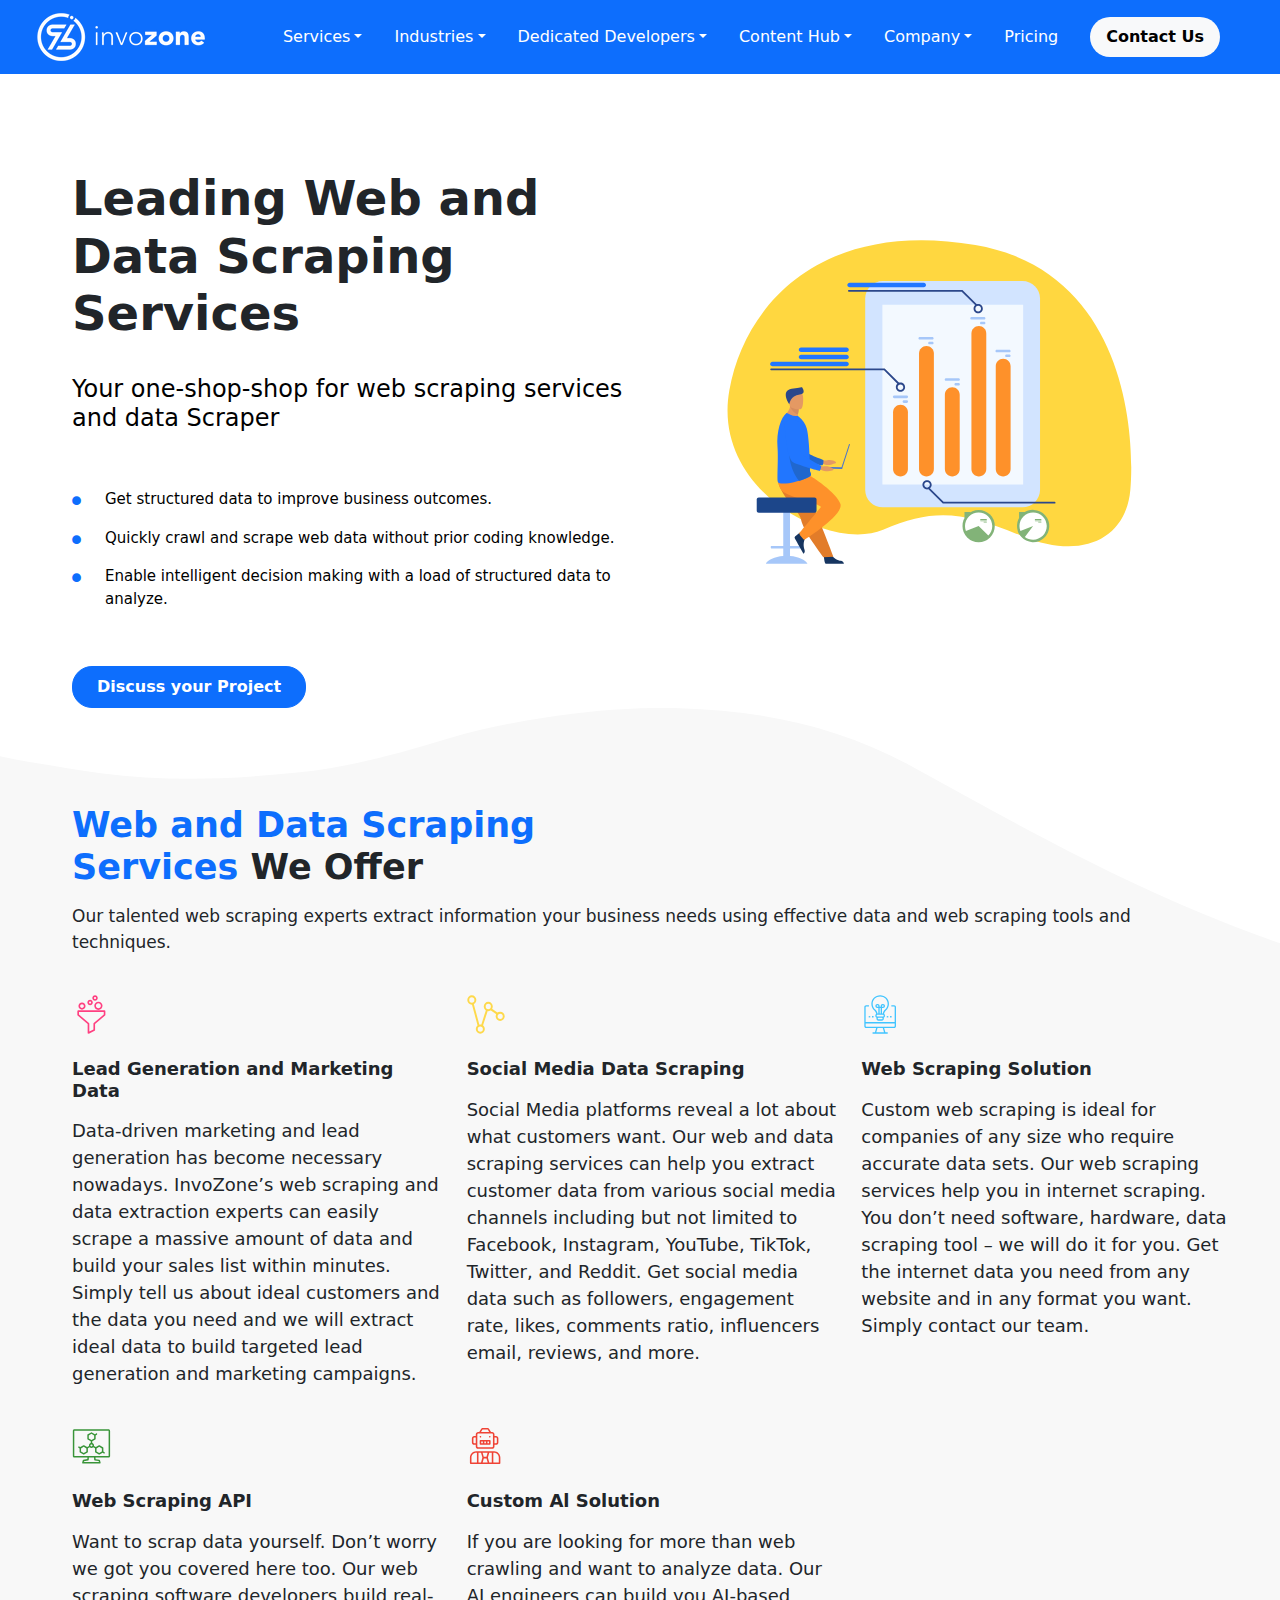
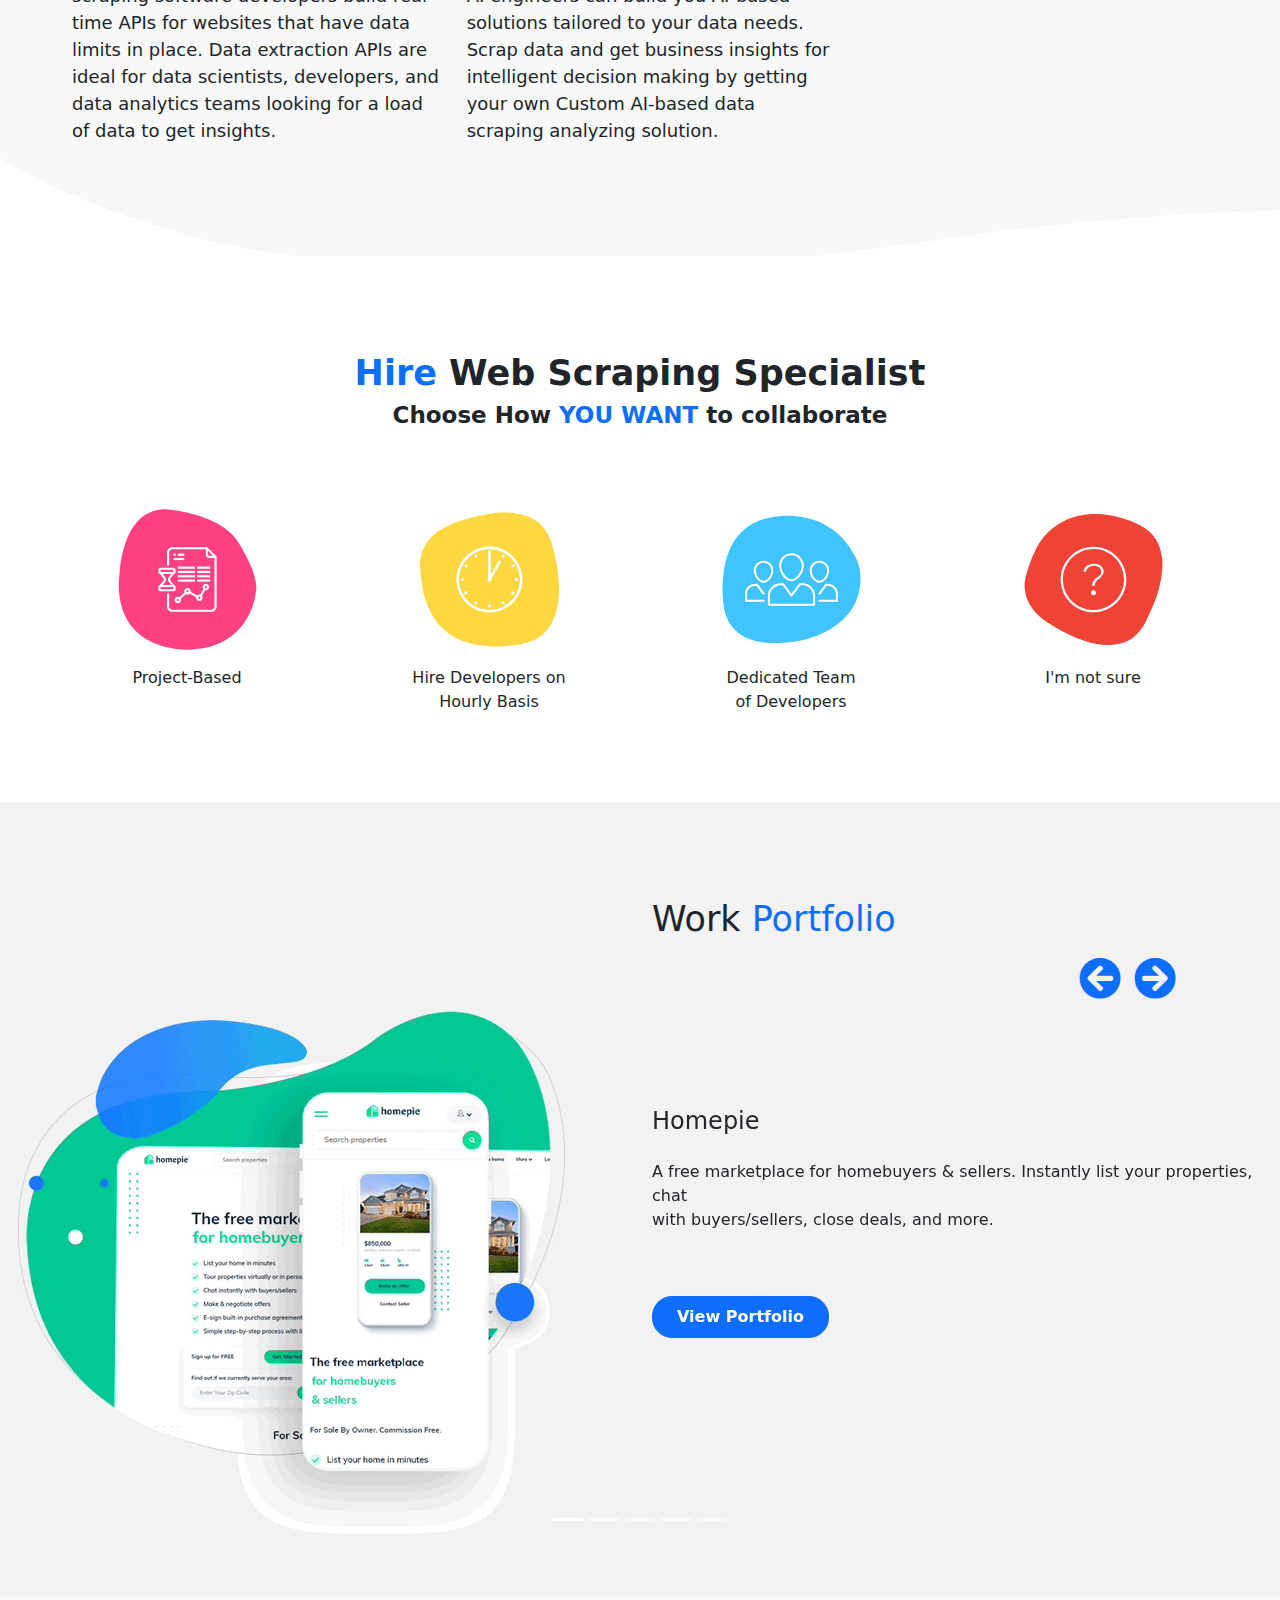
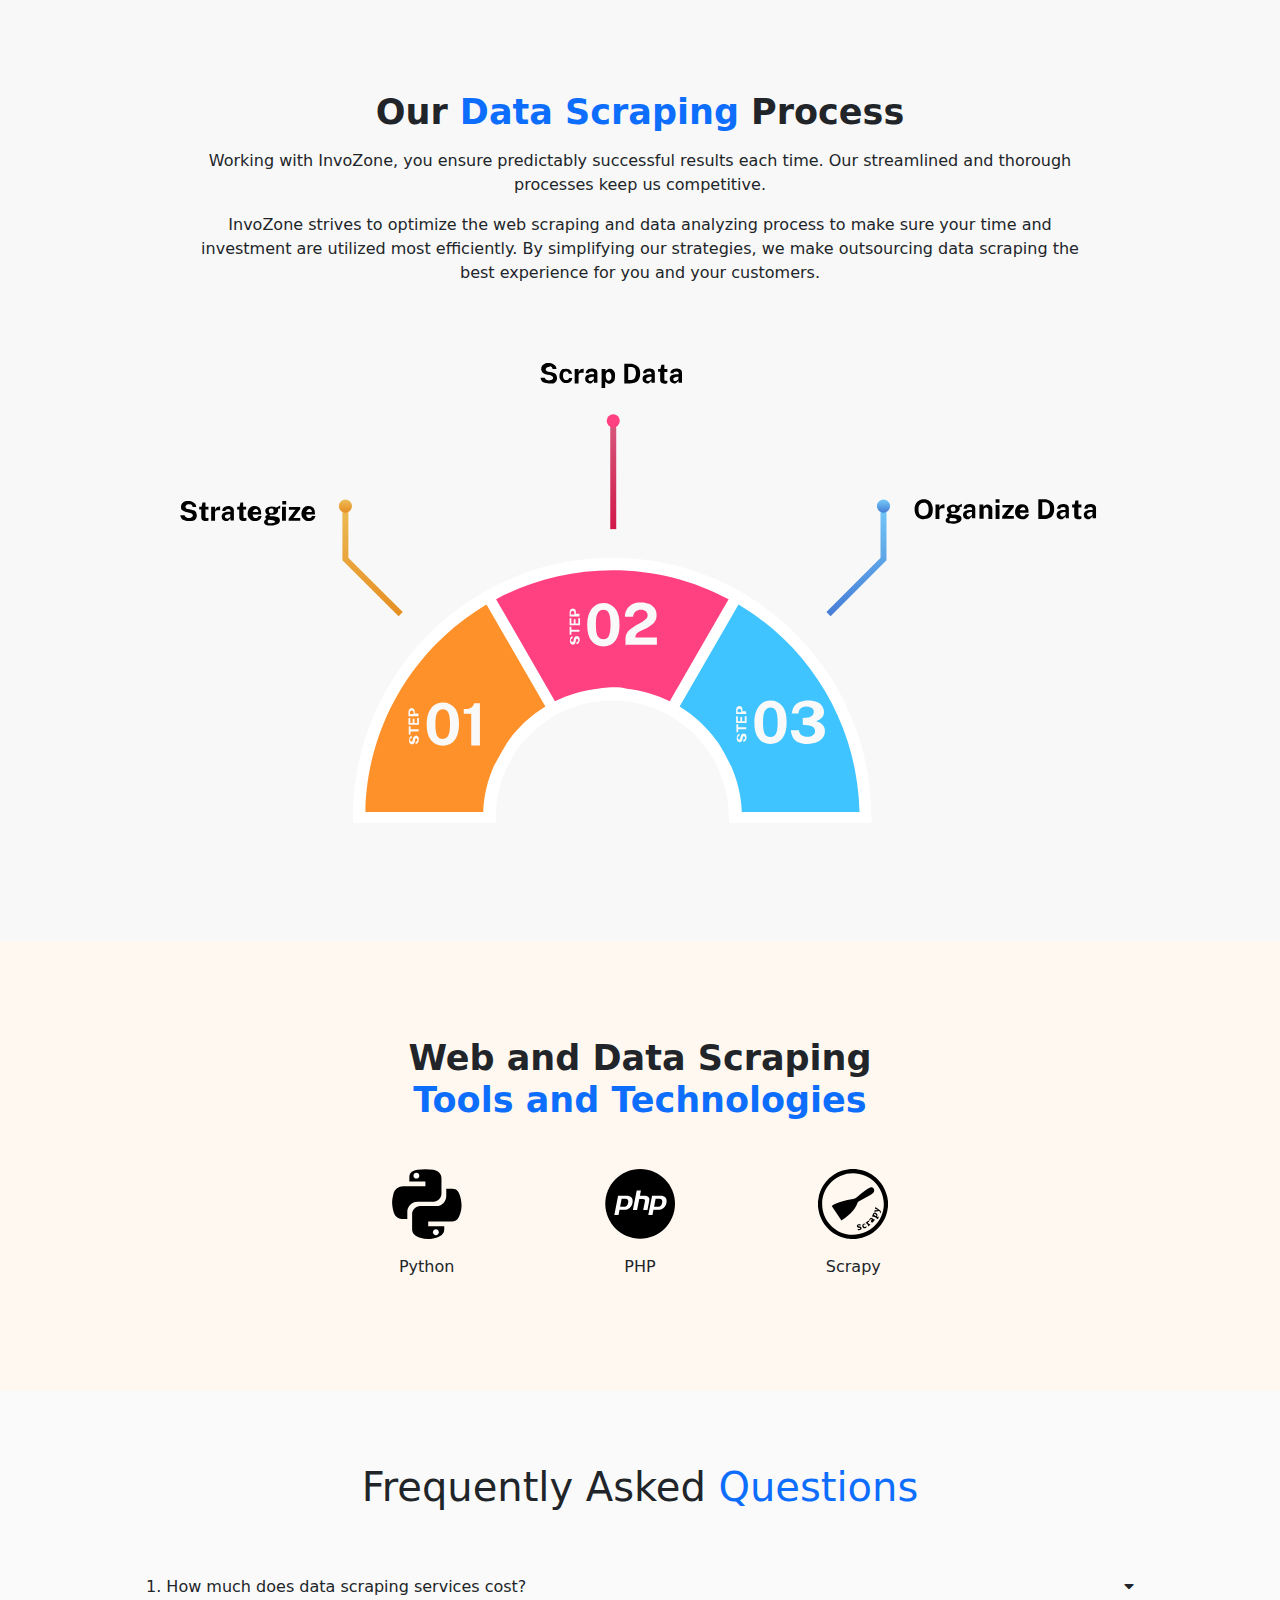
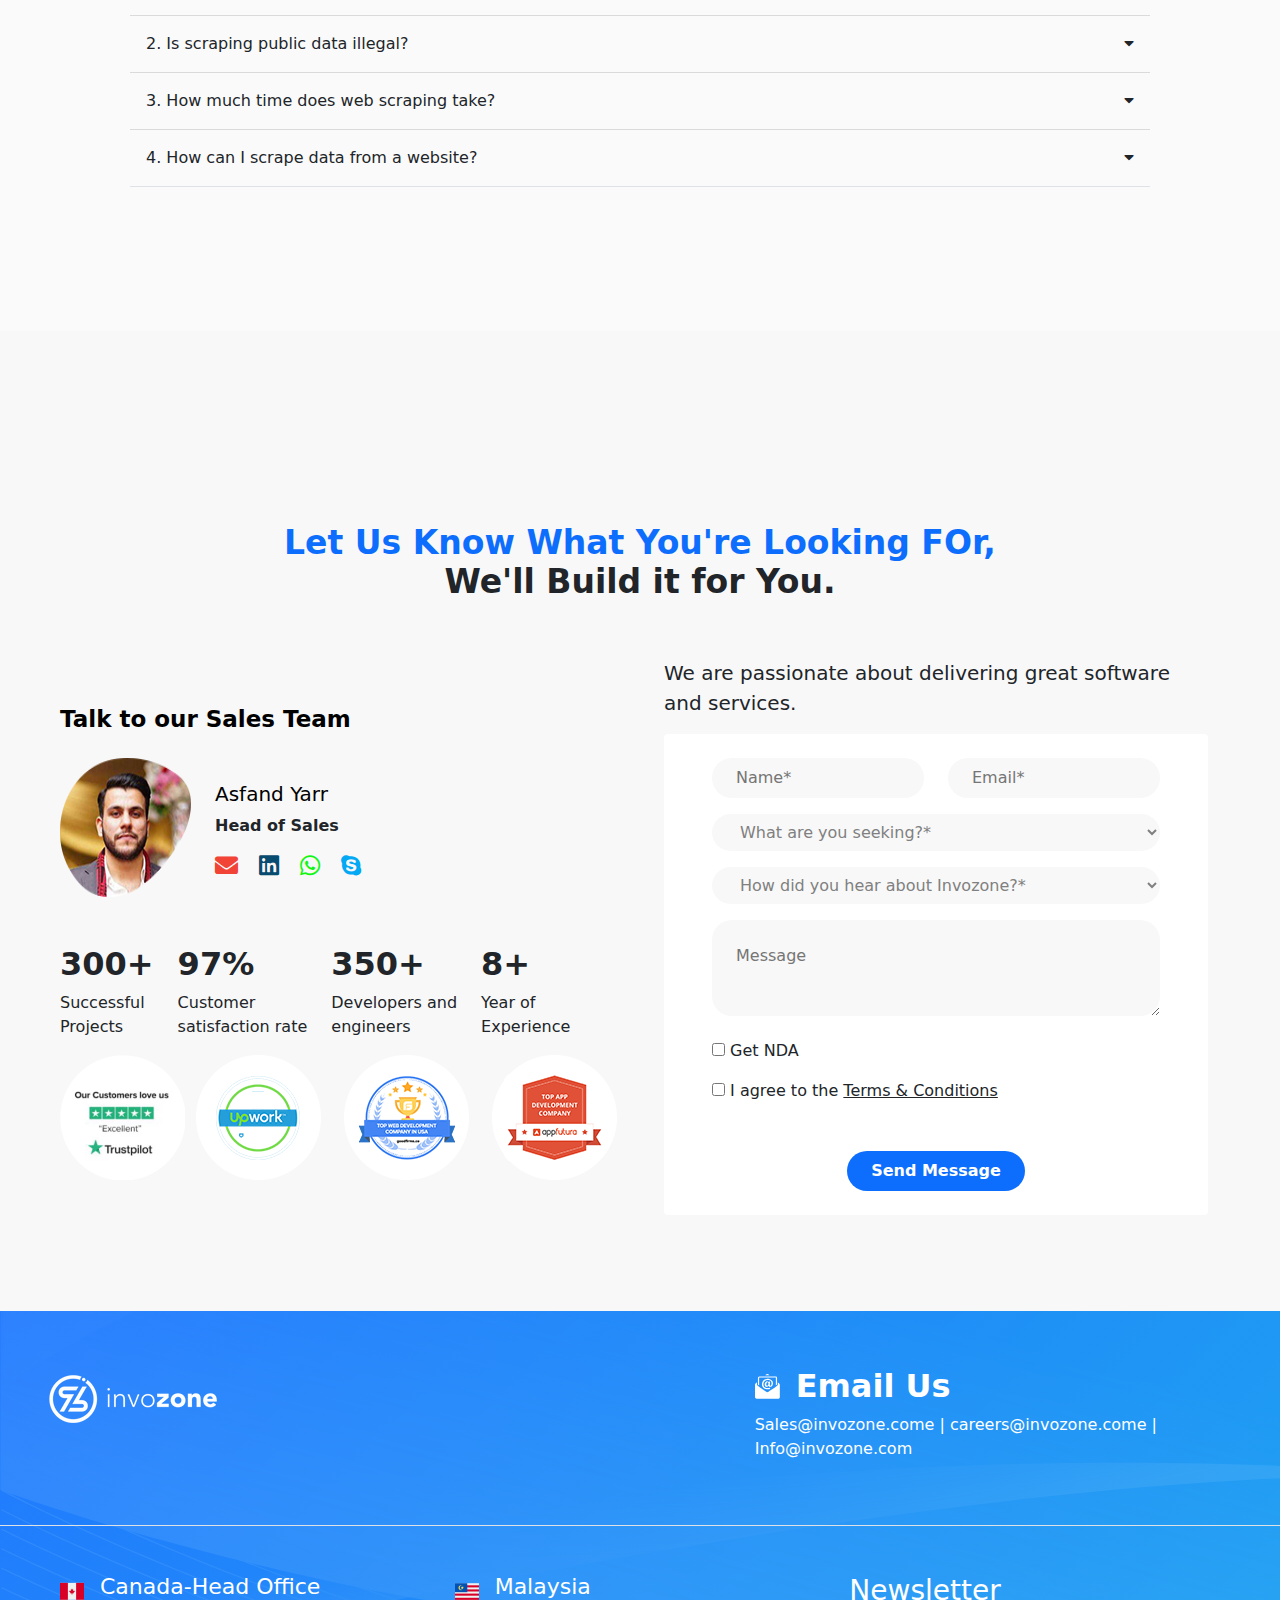
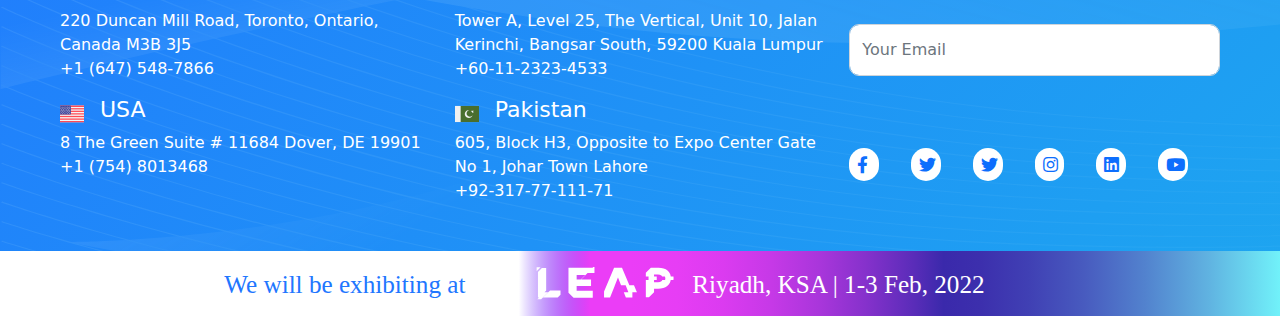
<file: Data_Scraping.html>
<!DOCTYPE html>
<html>

<head>
    <title>Invozone</title>
    <meta name="viewpoint" content="width=device-width, initial-value=1.0">
    <link rel="stylesheet" type="text/css" href="assets/css/style.css">
    <link rel="stylesheet" type="text/css" href="assets/css/all.min.css">
    <link rel="stylesheet" type="text/css" href="assets/css/bootstrap.min.css">
    <link rel="shortcut-icon" width="16px" height="16px" href="assets/images/capture.png">
    <link rel="stylesheet" type="text/css" href="assets/css/owl.carousel.min.css">
</head>

<body>

    <Section class="nav_section">
        <nav class="navbar navbar-expand-lg navbar-dark bg-primary">
            <div class="container-fluid">
                <a class="navbar-brand" href="index.html">
                    <img src="assets/images/InvoZone_Logo.webp" class="ps-4" alt="Image not Found">
                </a>

                <button class="navbar-toggler" data-bs-toggle="collapse" data-bs-target="#navbarSupportedContent"
                    aria-controls="navbarSupportedContent" aria-expanded="false" aria-label="Navigation_button">
                    <span class="navbar-toggler-icon"></span>
                </button>

                <div class="collapse navbar-collapse" id="navbarSupportedContent">
                    <ul class="navbar-nav ms-auto">
                        <li class="nav-item dropdown">
                            <a class="nav-link dropdown-toggle text-white me-3" data-bs-toggle="dropdown"
                                id="services_Dropdown" href="#">Services</a>
                            <div class="dropdown-menu" aria-labelledby="services_Dropdown">
                                <section class="d-flex ps-5 pt-4 pe-4 pb-3">
                                    <div>
                                        <div class="d-flex dropdown-item border-bottom pb-2 services_menu">
                                            <img src="assets/images/Web-Design-Development-Services.svg" class="me-3"
                                                width="40px" alt="Image not found">
                                            <div class="pt-2">
                                                <a class="servcies_a text-dark" href="Web-design-Develeopment.html">Web
                                                    Design and Development</a>
                                            </div>
                                        </div>

                                        <div class="d-flex dropdown-item border-bottom pb-2 services_menu">
                                            <img src="assets/images/Mobile-app-Development-Services.svg" class="me-3"
                                                width="40px" alt="Image not found">
                                            <div class="pt-2">
                                                <a class="servcies_a text-dark" href="mobileApp.html">Mobile App
                                                    Development
                                                    Services</a>
                                            </div>
                                        </div>

                                        <div class="d-flex dropdown-item border-bottom pb-4 services_menu">
                                            <img src="assets/images/Enterprise-App-Development-Services.svg"
                                                class="me-3" width="40px" alt="Image not found">
                                            <div class="pt-2">
                                                <a class="servcies_a text-dark" href="Enterprise.html">Enterprise App
                                                    Development</a>
                                            </div>
                                        </div>

                                        <div class="d-flex dropdown-item border-bottom pb-2 services_menu">
                                            <img src="assets/images/Software-Quality-Assurance-Services.svg"
                                                class="me-3" width="40px" alt="Image not found">
                                            <div class="pt-2">
                                                <a class="servcies_a text-dark" href="Software-Quality.html">Software
                                                    Quality Assurance</a>
                                            </div>
                                        </div>

                                    </div>

                                    <!-- Second column start from here -->
                                    <div class="ms-4">
                                        <div class="d-flex dropdown-item border-bottom pb-2 services_menu">
                                            <img src="assets/images/DevOps-Services.svg" class="me-3" width="40px"
                                                alt="Image not found">
                                            <div class="pt-2">
                                                <a class="servcies_a text-dark" href="DevOps.html">Dev Ops</a>
                                            </div>
                                        </div>

                                        <div class="d-flex dropdown-item border-bottom pb-2 services_menu">
                                            <img src="assets/images/Data-Scraping-Services.svg" class="me-3"
                                                width="40px" alt="Image not found">
                                            <div class="pt-2">
                                                <a class="servcies_a text-dark" href="Data_Scraping.html">Data
                                                    Scraping</a>
                                            </div>
                                        </div>

                                        <div class="d-flex dropdown-item border-bottom pb-4 services_menu">
                                            <img src="assets/images/Big-Data-Services.svg" class="me-3" width="40px"
                                                alt="Image not found">
                                            <div class="pt-2">
                                                <a class="servcies_a text-dark" href="#">Big Data</a>
                                            </div>
                                        </div>

                                        <div class="d-flex dropdown-item border-bottom pb-2 services_menu">
                                            <img src="assets/images/IoT-Development-Services.svg" class="me-3"
                                                width="40px" alt="Image not found">
                                            <div class="pt-2">
                                                <a class="servcies_a text-dark" href="#">loT Development</a>
                                            </div>
                                        </div>

                                    </div>

                                    <div class="ms-4">
                                        <div class="d-flex dropdown-item border-bottom pb-2 services_menu">
                                            <img src="assets/images/Software-Project-managment-Services.svg"
                                                class="me-3" width="40px" alt="Image not found">
                                            <div class="pt-2">
                                                <a class="servcies_a text-dark" href="#">Software Project Management</a>
                                            </div>
                                        </div>

                                        <div class="d-flex dropdown-item border-bottom pb-2 services_menu">
                                            <img src="assets/images/Technical-Support-Services.svg" class="me-3"
                                                width="40px" alt="Image not found">
                                            <div class="pt-2">
                                                <a class="servcies_a text-dark" href="#">Technical Support Services</a>
                                            </div>
                                        </div>

                                        <div class="d-flex dropdown-item border-bottom pb-4 services_menu">
                                            <img src="assets/images/UX-Branding-Services.svg" class="me-3" width="40px"
                                                alt="Image not found">
                                            <div class="pt-2">
                                                <a class="servcies_a text-dark" href="#">UI/UX Design</a>
                                            </div>
                                        </div>

                                        <div class="align-right mt-5">
                                            <a class="servcies_a text-dark" href="#">
                                                <!-- <button class="btn btn-primary me-2  btn_viewAll px-4 py-2">View All</button> -->
                                                <button class="btn btn-primary btn_viewAll px-4 py-2">View_All</button>
                                            </a>
                                        </div>

                                    </div>
                                </section>
                            </div>
                        </li>

                        <li class="nav-item dropdown">
                            <a class="nav-link text-white me-3 dropdown-toggle" data-bs-toggle="dropdown"
                                id="industries_dropdown" href="#">Industries</a>
                            <div class="dropdown-menu" aria-labelledby="industries_dropdown">
                                <section class="d-flex ps-5 pt-4 pe-4 pb-3">
                                    <div>
                                        <div class="d-flex dropdown-item border-bottom pb-2 services_menu">
                                            <img src="assets/images/Ecommerce-Industry-1.svg" class="me-3" width="40px"
                                                alt="Image not found">
                                            <div class="pt-2">
                                                <a class="servcies_a text-dark" href="#">E-Commerce</a>
                                            </div>
                                        </div>

                                        <div class="d-flex dropdown-item border-bottom pb-2 services_menu">
                                            <img src="assets/images/Inline-Retail-Industry.svg" class="me-3"
                                                width="40px" alt="Image not found">
                                            <div class="pt-2">
                                                <a class="servcies_a text-dark" href="#">Food & Grocery</a>
                                            </div>
                                        </div>

                                        <div class="d-flex dropdown-item border-bottom pb-2 services_menu">
                                            <img src="assets/images/Education-Industry-1.svg" class="me-3" width="40px"
                                                alt="Image not found">
                                            <div class="pt-2">
                                                <a class="servcies_a text-dark" href="#">Education</a>
                                            </div>
                                        </div>
                                    </div>
                                    <!-- Second column  -->
                                    <div class="ms-4">
                                        <div class="d-flex dropdown-item border-bottom pb-2 services_menu">
                                            <img src="assets/images/On-Demand-Services-Industry-1.svg" class="me-3"
                                                width="40px" alt="Image not found">
                                            <div class="pt-2">
                                                <a class="servcies_a text-dark" href="#">On Demand Services</a>
                                            </div>
                                        </div>

                                        <div class="d-flex dropdown-item border-bottom pb-2 services_menu">
                                            <img src="assets/images/Health-Care-Industry-1.svg" class="me-3"
                                                width="40px" alt="Image not found">
                                            <div class="pt-2">
                                                <a class="servcies_a text-dark" href="#">Healthcare</a>
                                            </div>
                                        </div>

                                    </div>
                                    <!-- third column -->
                                    <div class="ms-3">
                                        <div class="d-flex dropdown-item border-bottom pb-2 services_menu">
                                            <img src="assets/images/Fintech-Industry-1.svg" class="me-3" width="40px"
                                                alt="Image not found">
                                            <div class="pt-2">
                                                <a class="servcies_a text-dark" href="#">Fintech</a>
                                            </div>
                                        </div>

                                        <div class="d-flex dropdown-item border-bottom pb-2 services_menu">
                                            <img src="assets/images/Travel-Tourism-Industry.svg" class="me-3"
                                                width="40px" alt="Image not found">
                                            <div class="pt-2">
                                                <a class="servcies_a text-dark" href="#">Travel & Tourism</a>
                                            </div>
                                        </div>

                                        <div class="align-right mt-5">
                                            <a class="servcies_a text-dark" href="#">
                                                <!-- <button class="btn btn-primary me-2  btn_viewAll px-4 py-2">View All</button> -->
                                                <button class="btn btn-primary btn_viewAll px-4 py-2">View_All</button>
                                            </a>
                                        </div>
                                    </div>


                                </section>
                            </div>

                        </li>


                        <li class="nav-item dropdown">
                            <a class="nav-link text-white me-3 dropdown-toggle" data-bs-toggle="dropdown"
                                id="developers_dropdown" href="#">Dedicated Developers</a>
                            <div class="dropdown-menu" aria-labelledby="developers_dropdown">
                                <section class="d-flex ps-5 pt-4 pe-4 pb-3">
                                    <div>
                                        <div class="d-flex dropdown-item border-bottom pb-2 services_menu">
                                            <img src="assets/images/Hire-a-elixir-developer.svg" class="me-3"
                                                width="40px" alt="Image not found">
                                            <div class="pt-2">
                                                <a class="servcies_a text-dark" href="#">Elixir Developers</a>
                                            </div>
                                        </div>
                                    </div>
                                    <div>
                                        <div class="align-right mt-5">
                                            <a class="servcies_a text-dark" href="#">
                                                <!-- <button class="btn btn-primary me-2  btn_viewAll px-4 py-2">View All</button> -->
                                                <button class="btn btn-primary btn_viewAll px-4 py-2">View_All</button>
                                            </a>
                                        </div>
                                    </div>

                                </section>
                            </div>
                        </li>

                        <li class="nav-item dropdown">
                            <a class="nav-link text-white me-3 dropdown-toggle" data-bs-toggle="dropdown"
                                id="content_dropdown" href="#">Content Hub</a>
                            <div class="dropdown-menu" aria-labelledby="content_dropdown">
                                <section class="ps-4 pt-3 pe-4 pb-4">
                                    <div class="d-flex dropdown-item border-bottom pb-2 services_menu">
                                        <img src="assets/images/Blog-Content-Hub-1.svg" class="me-3" width="40px"
                                            alt="Image not found">
                                        <div class="pt-2">
                                            <a class="servcies_a text-dark" href="#">Blog</a>
                                        </div>
                                    </div>

                                    <div class="d-flex dropdown-item border-bottom pb-2 services_menu">
                                        <img src="assets/images/Tech-News-Content-Hub-1.svg" class="me-3" width="40px"
                                            alt="Image not found">
                                        <div class="pt-2">
                                            <a class="servcies_a text-dark" href="#">Tech News</a>
                                        </div>
                                    </div>

                                    <div class="d-flex dropdown-item border-bottom pb-2 services_menu">
                                        <img src="assets/images/ebook-1.svg" class="me-3" width="40px"
                                            alt="Image not found">
                                        <div class="pt-2">
                                            <a class="servcies_a text-dark" href="#">E-books</a>
                                        </div>
                                    </div>
                                </section>
                            </div>
                        </li>

                        <li class="nav-item dropdown">
                            <a class="nav-link text-white me-3 dropdown-toggle" data-bs-toggle="dropdown"
                                id="company_dropdown" href="#">Company</a>
                            <div class="dropdown-menu" aria-labelledby="company_dropdown">
                                <section class="ps-4 pt-2 pe-4 pb-4">
                                    <div class="d-flex dropdown-item border-bottom pb-2 services_menu">
                                        <img src="assets/images/About-Us-Company-1.svg" class="me-3" width="40px"
                                            alt="Image not found">
                                        <div class="pt-2">
                                            <a class="servcies_a text-dark" href="#">About Us</a>
                                        </div>
                                    </div>

                                    <div class="d-flex dropdown-item border-bottom pb-2 services_menu">
                                        <img src="assets/images/Careers-Company-1.svg" class="me-3" width="40px"
                                            alt="Image not found">
                                        <div class="pt-2">
                                            <a class="servcies_a text-dark" href="#">Careers</a>
                                        </div>
                                    </div>

                                    <div class="d-flex dropdown-item border-bottom pb-2 services_menu">
                                        <img src="assets/images/Portfolio-icon.svg" class="me-3" width="40px"
                                            alt="Image not found">
                                        <div class="pt-2">
                                            <a class="servcies_a text-dark" href="#">Portfolio</a>
                                        </div>
                                    </div>
                                </section>

                            </div>
                        </li>

                        <li class="nav-item">
                            <a class="nav-link text-white me-4" href="#">Pricing</a>
                        </li>

                        <li class="nav-item">
                            <button class="me-5 nav_contact px-3 py-2"><b>Contact Us</b></button>
                        </li>
                    </ul>
                </div>
            </div>
        </nav>
    </Section>



    <section class="Data_Scraping_header_part">
        <div class="container-fluid">
            <div class="row mx-5 mt-5">
                <div class="col-12 col-sm-12 col-md-6 col-lg-6 col-xl-6">
                    <h1 class="pt-5 text-dark"><b>Leading Web and Data Scraping Services</b></h1>
                    <h5 class="pt-4">Your one-shop-shop for web scraping services and data Scraper</h5>
                    <ul class="pt-5 text-primary list-unstyled">
                        <li class="d-flex"><i class="fas fa-circle text-primary me-4 pt-2"></i>
                            <p>
                                Get structured data to improve business outcomes.
                            </p>
                        </li>

                        <li class="d-flex"><i class="fas fa-circle text-primary me-4 pt-2"></i>
                            <p>
                                Quickly crawl and scrape web data without prior coding knowledge.</p>
                        </li>

                        <li class="d-flex"><i class="fas fa-circle text-primary me-4 pt-2"></i>
                            <p>
                                Enable intelligent decision making with a load of structured data to analyze.
                            </p>
                        </li>
                    </ul>

                    <button class="btn btn-primary mt-4 px-4 py-2"><b>Discuss your Project</b></button>
                </div>


                <div class="col-12 col-sm-12 col-md-6 col-lg-6 col-xl-6 text-center pt-5">
                    <img src="assets/images/Scraping_headerImage.svg" class="w-75 pt-5" alt="image not found">
                </div>
            </div>
        </div>
    </section>

    <section class="Scraping_Services_part">
        <div class="container-fluid px-5 pb-5">
            <div class="header_part pt-5 ps-4">
                <h1 class="text-primary pt-5"><b>Web and Data Scraping<br>Services <span class="text-dark">We
                            Offer</span></b></h1>
                <p class="pt-2">Our talented web scraping experts extract information your business needs using
                    effective data and web scraping tools and techniques.</p>
            </div>


            <div class=" row ps-4 pb-5">
                <div class="col-12 col-sm-12 col-md-4 col-lg-4 col-xl-4">
                    <img src="assets/images/scraping1.svg" class="mt-4" alt="Image not found">
                    <h5 class="pt-4"><b>Lead Generation and Marketing Data</b></h5>
                    <p class="justify-content-center pt-2">Data-driven marketing and lead generation has become
                        necessary nowadays. InvoZone’s web scraping and data extraction experts can easily scrape a
                        massive amount of data and build your sales list within minutes. Simply tell us about ideal
                        customers and the data you need and we will extract ideal data to build targeted lead generation
                        and marketing campaigns.</p>
                </div>

                <div class="col-12 col-sm-12 col-md-4 col-lg-4 col-xl-4">
                    <img src="assets/images/scraping2.svg" class="mt-4" alt="Image not found">
                    <h5 class="pt-4"><b>Social Media Data Scraping</b></h5>
                    <p class="justify-content-center pt-2">Social Media platforms reveal a lot about what customers
                        want. Our web and data scraping services can help you extract customer data from various social
                        media channels including but not limited to Facebook, Instagram, YouTube, TikTok, Twitter, and
                        Reddit. Get social media data such as followers, engagement rate, likes, comments ratio,
                        influencers email, reviews, and more.</p>
                </div>

                <div class="col-12 col-sm-12 col-md-4 col-lg-4 col-xl-4">
                    <img src="assets/images/scraping3.svg" class="mt-4" alt="Image not found">
                    <h5 class="text-dark pt-4"><b>Web Scraping Solution</b></h5>
                    <p class="justify-content-center pt-2">Custom web scraping is ideal for companies of any size who
                        require accurate data sets. Our web scraping services help you in internet scraping. You don’t
                        need software, hardware, data scraping tool – we will do it for you. Get the internet data you
                        need from any website and in any format you want. Simply contact our team.
                    </p>
                </div>

                <div class="col-12 col-sm-12 col-md-4 col-lg-4 col-xl-4">
                    <img src="assets/images/scraping4.svg" class="mt-4" alt="Image not found">
                    <h5 class="text-dark pt-4"><b>Web Scraping API</b></h5>
                    <p class="justify-content-center pt-2">Want to scrap data yourself. Don’t worry we got you covered
                        here too. Our web scraping software developers build real-time APIs for websites that have data
                        limits in place. Data extraction APIs are ideal for data scientists, developers, and data
                        analytics teams looking for a load of data to get insights.</p>
                </div>

                <div class="col-12 col-sm-12 col-md-4 col-lg-4 col-xl-4">
                    <img src="assets/images/scraping5.svg" class="mt-4" alt="Image not found">
                    <h5 class="text-dark pt-4"><b>Custom Al Solution</b></h5>
                    <p class="justify-content-center pt-2">If you are looking for more than web crawling and want to
                        analyze data. Our AI engineers can build you AI-based solutions tailored to your data needs.
                        Scrap data and get business insights for intelligent decision making by getting your own Custom
                        AI-based data scraping analyzing solution.</p>
                </div>
            </div>
        </div>
    </section>

    <section class="Scraping_Specialist_Part mt-5">
        <div class="container-fluid px-5 pt-5">
            <div class="header_part text-center">
                <h1 class="text-primary"><b>Hire <span class="text-dark">Web Scraping Specialist</span></b>
                </h1>
                <h4 class="text-dark"><b>Choose How <span class="text-primary">YOU WANT</span> to collaborate</b></h4>
            </div>

            <div class="body_part pt-5">
                <div class="row">
                    <div class="col-12 col-sm-12 col-md-3 col-lg-3 col-xl-3 background_shadow">
                        <div class="bg-white text-center py-4">
                            <img src="assets/images/collaboration-project-based-3685b138a850f13df14803918ace6919.svg"
                                class="w-50" alt="image not found">
                            <p class="pt-3">Project-Based</p>
                        </div>
                    </div>

                    <div class="col-12 col-sm-12 col-md-3 col-lg-3 col-xl-3 background_shadow">
                        <div class="bg-white text-center py-4">
                            <img src="assets/images/collaboration2.svg" class="w-50" alt="image not found">
                            <p class="pt-3">Hire Developers on<br> Hourly Basis</p>
                        </div>
                    </div>

                    <div class="col-12 col-sm-12 col-md-3 col-lg-3 col-xl-3 background_shadow">
                        <div class="bg-white text-center py-4">
                            <img src="assets/images/collaboration3.svg" class="w-50" alt="image not found">
                            <p class="pt-3">Dedicated Team<br> of Developers</p>
                        </div>
                    </div>

                    <div class="col-12 col-sm-12 col-md-3 col-lg-3 col-xl-3 background_shadow">
                        <div class="bg-white text-center py-4">
                            <img src="assets/images/collaboration4.svg" class="w-50" alt="image not found">
                            <p class="pt-3">I'm not sure</p>
                        </div>
                    </div>
                </div>
            </div>
        </div>
    </section>


    <section class="Scraping_portfolio_part mt-5">
        <div class="container-fluid pt-5 pb-5">
            <div class="row heading_part">
                <div class="col-6">

                </div>
                <div class="col-6">
                    <h1 class="Scraping_portfilio_heading pt-5">
                        Work <span class="text-primary">Portfolio</span>
                    </h1>
                </div>
            </div>

            <div class="carousel_part body_part">
                <div id="main_carousel" class="carousel slide" data-ride="carousel">
                    <div class="row">
                        <div class="col-12 col-sm-12 col-md-6 col-lg-6 col-xl-6">

                        </div>

                        <div class="col-12 col-sm-12 col-md-6 col-lg-6 col-xl-6">
                            <div class="row px-0">
                                <div class="col-12 col-sm-12 col-md-8 col-lg-8 col-xl-8">
                                    <ol class="carousel-indicators">
                                        <li data-bs-target="#main_carousel" data-bs-slide="0"
                                            class="active text-primary"></li>
                                        <li data-bs-target="#main_carousel" data-bs-slide="1"></li>
                                        <li data-bs-target="#main_carousel" data-bs-slide="2"></li>
                                        <li data-bs-target="#main_carousel" data-bs-slide="3"></li>
                                        <li data-bs-target="#main_carousel" data-bs-slide="4"></li>

                                    </ol>
                                </div>

                                <div class="col-12 col-sm-12 col-md-4 col-lg-4 col-xl-4">
                                    <a class="carousel-control-prev" href="#main_carousel" data-bs-slide="prev"
                                        role="button"></a>
                                    <span class="carousel_Arrow me-2"><i
                                            class="fas fa-arrow-circle-left text-primary "></i></span>

                                    <a class="carousel-control-next" href="#main_carousel" data-bs-slide="next"
                                        role="button"></a>
                                    <span class="carousel_Arrow"><i
                                            class="fas fa-arrow-circle-right text-primary"></i></span>
                                </div>
                            </div>
                        </div>
                    </div>
                    <div class="carousel-inner">
                        <div class="carousel-item active">
                            <div class="row">

                                <div class="col-12 col-sm-12 col-md-6 col-lg-6 col-xl-6 text-center">
                                    <img src="assets/images/Homepie (1).png" class="img-fluid" alt="Image not found">
                                </div>

                                <div class="col-12 col-sm-12 col-md-6 col-lg-6 col-xl-6 mt-5">
                                    <h4 class="pt-5">Homepie</h4>
                                    <p class="mt-4">A free marketplace for homebuyers & sellers. Instantly list your
                                        properties, chat<br>
                                        with buyers/sellers, close deals, and more.</p>

                                    <button class="btn btn-primary mt-5 py-2 px-4 "><b>View Portfolio</b></button>
                                </div>
                            </div>
                        </div>

                        <div class="carousel-item">
                            <div class="row">
                                <div class="col-12 col-sm-12 col-md-6 col-lg-6 col-xl-6 text-center">
                                    <img src="assets/images/Anakeed-Mart.png" class="img-fluid" alt="Image not found">
                                </div>

                                <div class="col-12 col-sm-12 col-md-6 col-lg-6 col-xl-6 mt-5">
                                    <h4 class="pt-5">Anakeed Mart</h4>
                                    <p class="mt-4">An online grocery shopping platform based in Saudi Arabia for
                                        providing high<br>quality, organic products such as fruits and vegetables
                                        straight
                                        to your doorstep.</p>

                                    <button class="btn btn-primary mt-5 py-2 px-4 "><b>View Portfolio</b></button>
                                </div>
                            </div>
                        </div>

                        <div class="carousel-item">
                            <div class="row">
                                <div class="col-12 col-sm-12 col-md-6 col-lg-6 col-xl-6 text-center">
                                    <img src="assets/images/Column.png" class="img-fluid" alt="Image not found">
                                </div>

                                <div class="col-12 col-sm-12 col-md-6 col-lg-6 col-xl-6 mt-5">
                                    <h4 class="pt-5">Column</h4>
                                    <p class="mt-4">A collaborative public notice platform helping journalists,
                                        governments, and legal<br>entities to distribute public interest information.
                                    </p>

                                    <button class="btn btn-primary mt-5 py-2 px-4 "><b>View Portfolio</b></button>
                                </div>
                            </div>
                        </div>


                        <div class="carousel-item">
                            <div class="row">
                                <div class="col-12 col-sm-12 col-md-6 col-lg-6 col-xl-6 text-center">
                                    <img src="assets/images/Tunevu-2.png" class="img-fluid" alt="Image not found">
                                </div>

                                <div class="col-12 col-sm-12 col-md-6 col-lg-6 col-xl-6 mt-5">
                                    <h4 class="pt-5">Tunevu</h4>
                                    <p class="mt-4">Tunevu is an online podcasting platform providing an engaging
                                        interactive<br> experience.</p>

                                    <button class="btn btn-primary mt-5 py-2 px-4 "><b>View Portfolio</b></button>
                                </div>
                            </div>
                        </div>
                    </div>



                </div>

            </div>
        </div>
    </section>


    <section class="Scraping_process_part">
        <div class="container-fluid py-5">
            <div class="header_part text-center pt-5 px-5">
                <h1><b>Our<span class="text-primary"> Data Scraping</span> Process</b>
                </h1>
            </div>

            <div class="body_part text-center">

                <p class="pt-2">Working with InvoZone, you ensure predictably successful results each time. Our
                    streamlined and thorough<br> processes keep us competitive.</p>
                <p>
                    InvoZone strives to optimize the web scraping and data analyzing process to make sure your time
                    and<br>investment are utilized most efficiently. By simplifying our strategies, we make outsourcing
                    data scraping the<br> best experience for you and your customers.
                </p>

                <img src="assets/images/Data_Scraping.svg" class="w-75 pt-5" alt="Image not found">

            </div>
        </div>
    </section>


    <section class="Scraping_tools_part">
        <div class="container-fluid pb-5">
            <div class="header_part pt-5 text-center">
                <h1 class="pt-5"><b>Web and Data Scraping<br>
                        <span class="text-primary">Tools and Technologies</b></span></h1>
            </div>
            <div class="body_part mt-5 pb-5">
                <div class="row mt-lg-4 text-center">
                    <div class="col-12 col-sm-12 col-md-3 col-lg-3 col-xl-3">

                    </div>
                    <div class="col-12 col-sm-12 col-md-2 col-lg-2 col-xl-2 text-center">
                        <img src="assets/images/Python-1.svg" width="70px" alt="Image not found">
                        <p class="pt-3">Python</p>
                    </div>

                    <div class="col-12 col-sm-12 col-md-2 col-lg-2 col-xl-2 text-center">
                        <img src="assets/images/PHP.svg" width="70px" alt="Image not found">
                        <p class="pt-3">PHP</p>
                    </div>

                    <div class="col-12 col-sm-12 col-md-2 col-lg-2 col-xl-2 text-center">
                        <img src="assets/images/Scrapy.svg" width="70px" alt="Image not found">
                        <p class="pt-3">Scrapy</p>
                    </div>
                </div>
            </div>
        </div>
    </section>


    <section class="Scraping_Question_part pb-5">
        <div class="container py-5">
            <div class="header_part text-center">
                <h1 class="mb-5 pt-4">Frequently Asked <span class="text-primary">Questions</span></h1>
            </div>
            <div class="body_part px-5 pb-5">
                <ul class="list-group list-group-flush">
                    <li class="list-group-item py-3" data-bs-toggle="collapse" href="#collapseid1" role="button"
                        aria-expanded="false" aria-controls="collapseid1">1. How much does data scraping services cost?
                        <span class="float-end"><i class="fas fa-caret-down"></i></span>

                        <div class="collapse pt-5" id="collapseid1">
                            <p>The cost of data scraping from the internet varies depending on multiple factors such as
                                the number of websites, tools used, scraping script, etc. It could cost you a minimum of
                                $5/website to $5000 per scraping script.
                            </p>
                        </div>
                    </li>
                    <li class="list-group-item py-3" data-bs-toggle="collapse" href="#collapseid2" role="button"
                        aria-expanded="false" aria-controls="collapseid2">2. Is scraping public data illegal?
                        <span class="float-end"><i class="fas fa-caret-down"></i></span>

                        <div class="collapse pt-5" id="collapseid2">
                            <p>Scraping data from the internet isn’t itself illegal if you are not scrapping any
                                confidential information. However, if you want to scrape data from private websites, you
                                may run into some problems. All in all, it depends on why you are scraping data.</p>

                        </div>
                    </li>
                    <li class="list-group-item py-3" data-bs-toggle="collapse" href="#collapseid3" role="button"
                        aria-expanded="false" aria-controls="collapseid3">3. How much time does web scraping take?
                        <span class="float-end"><i class="fas fa-caret-down"></i></span>
                        <div class="collapse pt-5" id="collapseid3">
                            <p>Usually, the web scraper will send a request for scrapping in a loop with each loop
                                taking 1-3 seconds to process the request. But it may take a bit longer depending on the
                                things like speed of internet connection, server loading speed and the amount of data
                                requested for scrapping.</p>

                        </div>
                    </li>
                    <li class="list-group-item py-3 border-bottom" data-bs-toggle="collapse" href="#collapseid4"
                        role="button" aria-expanded="false" aria-controls="collapseid4">4. How can I scrape data from a
                        website?
                        <span class="float-end"><i class="fas fa-caret-down"></i></span>

                        <div class="collapse pt-5" id="collapseid4">
                            <p>
                                Website data is unstructured. Web scraping helps you to collect this unstructured data
                                and store it in a structured way. Typically there are 3 ways to scrape data from
                                websites i.e. online services, APIs, or writing your own data scraping script.
                            </p>
                        </div>
                    </li>
                </ul>
            </div>
        </div>
    </section>


    <section class="Scraping_letUsKnow_part">
        <div class="container-fluid py-5">
            <div class="header_part pt-5 mt-5">
                <h1 class="text-primary text-center mt-5"><b>Let Us Know What You're Looking FOr,<br><span
                            class="text-dark">We'll Build it for You.</b> </span></h1>
            </div>
        </div>
        <div class="body_part pb-5">
            <div class="row mx-5 pb-5">
                <div class="col-12 col-sm-12 col-md-6 col-lg-6 col-xl-6">
                    <h2 class="talk mb-4 pt-5"><b>Talk to our Sales Team</b></h2>
                    <div class="d-flex">
                        <img src="assets/images/asfand_yarr-c004d3ceb87c3388672b9b74fe7d002f.png" class="img-fluid"
                            alt="Image not found">
                        <div class="mt-4 ms-4">
                            <h5 class="salr_name">Asfand Yarr</h5>
                            <p><b>Head of Sales</b></p>
                            <p><span class="me-3"><i class="fas fa-envelope envelope"></i></span>
                                <span class="me-3"><i class="fab fa-linkedin linkedin"></i></span>
                                <span class="me-3"><i class="fab fa-whatsapp whatsapp"></i></span>
                                <span><i class="fab fa-skype skype"></i></span>
                            </p>
                        </div>
                    </div>
                    <div class="d-flex mt-5">

                        <div class="me-4">
                            <h2 class="text-dark"><b>300+</b></h2>
                            <p>Successful<br>Projects</p>
                        </div>

                        <div class="me-4">
                            <h2 class="text-dark"><b>97%</b></h2>
                            <p>Customer<br>satisfaction rate</p>
                        </div>

                        <div class="me-4">
                            <h2 class="text-dark"><b>350+</b></h2>
                            <p>Developers and<br>engineers</p>
                        </div>

                        <div>
                            <h2 class="text-dark"><b>8+</b></h2>
                            <p>Year of<br>Experience</p>
                        </div>
                    </div>



                    <div id="carouselExampleSlidesOnly" class="carousel slide" data-bs-ride="carousel">
                        <div class="carousel-inner">
                            <div class="row">
                                <div class="col-4 col-sm-4 col-md-3 col-lg-3 col-xl-3 me-0 pe-0">
                                    <div class="carousel-item active">
                                        <img class="d-block" src="assets/images/Customer.png" alt="First slide">
                                    </div>
                                </div>

                                <div class="col-4 col-sm-4 col-md-3 col-lg-3 col-xl-3 ms-0 ps-0">
                                    <div class="carousel-item active">
                                        <img class="d-block" src="assets/images/upwork.png" alt="Second slide">
                                    </div>
                                </div>

                                <div class="col-4 col-sm-4 col-md-3 col-lg-3 col-xl-3 ms-0 ps-0">
                                    <div class="carousel-item active">
                                        <img class="d-block" src="assets/images/topCup.png" alt="Third slide">
                                    </div>
                                </div>

                                <div class="col-4 col-sm-4 col-md-3 col-lg-3 col-xl-3 ms-0 ps-0">
                                    <div class="carousel-item active">
                                        <img class="d-block" src="assets/images/topApp.png" alt="Third slide">
                                    </div>
                                </div>

                                <div class="col-4 col-sm-4 col-md-3 col-lg-3 col-xl-3 ms-0 ps-0">
                                    <div class="carousel-item">
                                        <img class="d-block" src="assets/images/D.png" alt="Third slide">
                                    </div>
                                </div>

                                <div class="col-4 col-sm-4 col-md-3 col-lg-3 col-xl-3 ms-0 ps-0">
                                    <div class="carousel-item">
                                        <img class="d-block" src="assets/images/featured.png" alt="Third slide">
                                    </div>
                                </div>
                            </div>
                        </div>
                    </div>
                </div>

                <div class="col-12 col-sm-12 col-md-6 col-lg-6 col-xl-6 px-4">
                    <p class="form_header">We are passionate about delivering great software and services.</p>
                    <div class="bg-white rounded">
                        <form class="py-4 px-5">
                            <div class="d-flex">
                                <input type="text" class="form-contorl form py-2 ps-4 me-4" placeholder="Name*">
                                <input type="text" class="form-contorl form py-2 ps-4" placeholder="Email*">
                            </div>
                            <div class="mt-3">
                                <select class="w-100 py-2 ps-4 form" value="What are you seeking?*">
                                    <option class="text-muted active">What are you seeking?*</option>
                                    <option>Staff Augmentation </option>
                                    <option>Dedicated Team</option>
                                    <option>Fixed Gigs</option>
                                    <option>Career Opportunities</option>
                                    <option>General Inquiry</option>
                                </select>
                            </div>



                            <div class="mt-3">
                                <select class="w-100 py-2 ps-4 form">
                                    <option class="text-muted active">How did you hear about Invozone?*</option>
                                    <option>Social Media </option>
                                    <option>Clutch.co/Good Firms or other listings</option>
                                    <option>Google Search</option>
                                    <option>Email from Invozone</option>
                                    <option>Recommendation form InvoZone client</option>
                                    <option>Data Scraping</option>
                                    <option>Other</option>
                                </select>
                            </div>

                            <div class="mt-3">
                                <textarea class="w-100 py-4 ps-4 form" placeholder="Message"></textarea>
                            </div>

                            <div class="mt-3">
                                <input type="checkbox" id="checkbox" value="flase">
                                <label for="checkbox">Get NDA</label>

                            </div>

                            <div class="mt-3">
                                <input type="checkbox" id="term" value="flase">
                                <label for="term">I agree to the <u>Terms & Conditions</u></label>
                            </div>

                            <div class="mt-5 text-center">
                                <button class="btn btn-primary px-4 py-2"><b>Send Message</b></button>
                            </div>
                        </form>
                    </div>
                </div>
            </div>
        </div>
    </section>


    <section class="Scraping_footer_part footer_background">
        <div class="container-fluid">
            <div class="row py-5 border-bottom">
                <div class="col-12 col-sm-12 col-md-7 col-lg-7 col-xl-7 ps-5">
                    <div>
                        <img src="assets/images/InvoZone_Logo.webp" class="image-fluid pt-3" alt="image not found">
                    </div>
                </div>

                <div class="col-12 col-sm-12 col-md-5 col-lg-5 col-xl-5 ps-2">
                    <div class="d-flex">
                        <img src="assets/images/download (4).svg" width="25px" alt="Image not found">
                        <h2 class="text-white pt-2 ps-3 email"><b>Email Us</b></h2>
                    </div>
                    <p class="text-white">Sales@invozone.come |<span> careers@invozone.come |</span> <span>
                            Info@invozone.com
                        </span></p>
                </div>
            </div>

            <div class="row px-5  py-5">
                <div class="col-12 col-sm-12 col-md-4 col-lg-4 col-xl-4">
                    <div class="d-flex">
                        <img src="assets/images/download (5).svg" width="40px" class="pe-3" alt="Image not found">
                        <h1 class="text-white country">Canada-Head Office</h1>
                    </div>
                    <a href="#" class="text-white link">220 Duncan Mill Road, Toronto, Ontario,<br>Canada M3B 3J5<br>
                        +1 (647) 548-7866</a>

                    <div class="d-flex mt-3">
                        <img src="assets/images/download (6).svg" width="40px" class="pe-3" alt="Image not found">
                        <h1 class="text-white country">USA</h1>
                    </div>
                    <a class="text-white link">8 The Green Suite # 11684 Dover, DE 19901<br>
                        +1 (754) 8013468</a>
                </div>

                <div class="col-12 col-sm-12 col-md-4 col-lg-4 col-xl-4">
                    <div class="d-flex">
                        <img src="assets/images/download (7).svg" width="40px" class="pe-3" alt="Image not found">
                        <h1 class="text-white country">Malaysia</h1>
                    </div>
                    <a href="#" class="text-white link">Tower A, Level 25, The Vertical, Unit 10, Jalan<br>Kerinchi,
                        Bangsar South, 59200 Kuala Lumpur<br>
                        +60-11-2323-4533</a>

                    <div class="d-flex mt-3">
                        <img src="assets/images/download (8).svg" width="40px" class="pe-3" alt="Image not found">
                        <h1 class="text-white country">Pakistan</h1>
                    </div>
                    <a class="text-white link">605, Block H3, Opposite to Expo Center Gate<br>No 1, Johar Town
                        Lahore<br>
                        +92-317-77-111-71</a>
                </div>

                <div class="col-12 col-sm-12 col-md-4 col-lg-4 col-xl-4 third_column">
                    <h3 class="text-white">Newsletter</h3>
                    <input type="text" class="form-control mt-3 py-2" placeholder="Your Email">
                    <div class="d-flex mt-5">
                        <div class="bg-white background mt-4">
                            <a href="https://www.facebook.com/"><i class="fab fa-facebook-f pt-2 ps-2"></i></a>
                        </div>

                        <div class="bg-white background mt-4">
                            <a href="https://twitter.com/?lang=en"> <i class="fab fa-twitter pt-2 ps-2"></i></a>
                        </div>

                        <div class="bg-white background mt-4">
                            <a href="https://twitter.com/?lang=en"> <i class="fab fa-twitter pt-2 ps-2"></i></a>
                        </div>

                        <div class="bg-white background mt-4">
                            <a href="https://www.instagram.com/"> <i class="fab fa-instagram pt-2 ps-2"></i></a>
                        </div>

                        <div class="bg-white background mt-4">
                            <a href="https://www.linkedin.com/feed/"> <i class="fab fa-linkedin pt-2 ps-2"></i></a>
                        </div>

                        <div class="bg-white background mt-4">
                            <a href="https://www.youtube.com/"> <i class="fab fa-youtube pt-2 ps-2"></i></a>
                        </div>
                    </div>
                    <!-- <div class="pt-5">
                    </div> -->
                </div>
            </div>
        </div>
        <img src="assets/images/download (9).svg" alt="image not found">
    </section>


    <script src="assets/js/script.js"></script>
    <script src="assets/js/owl.carousel.min.js"></script>
    <script src="assets/js/jquery.min.js"></script>
    <script src="assets/js/bootstrap.min.js"></script>
</body>

</html>
</file>
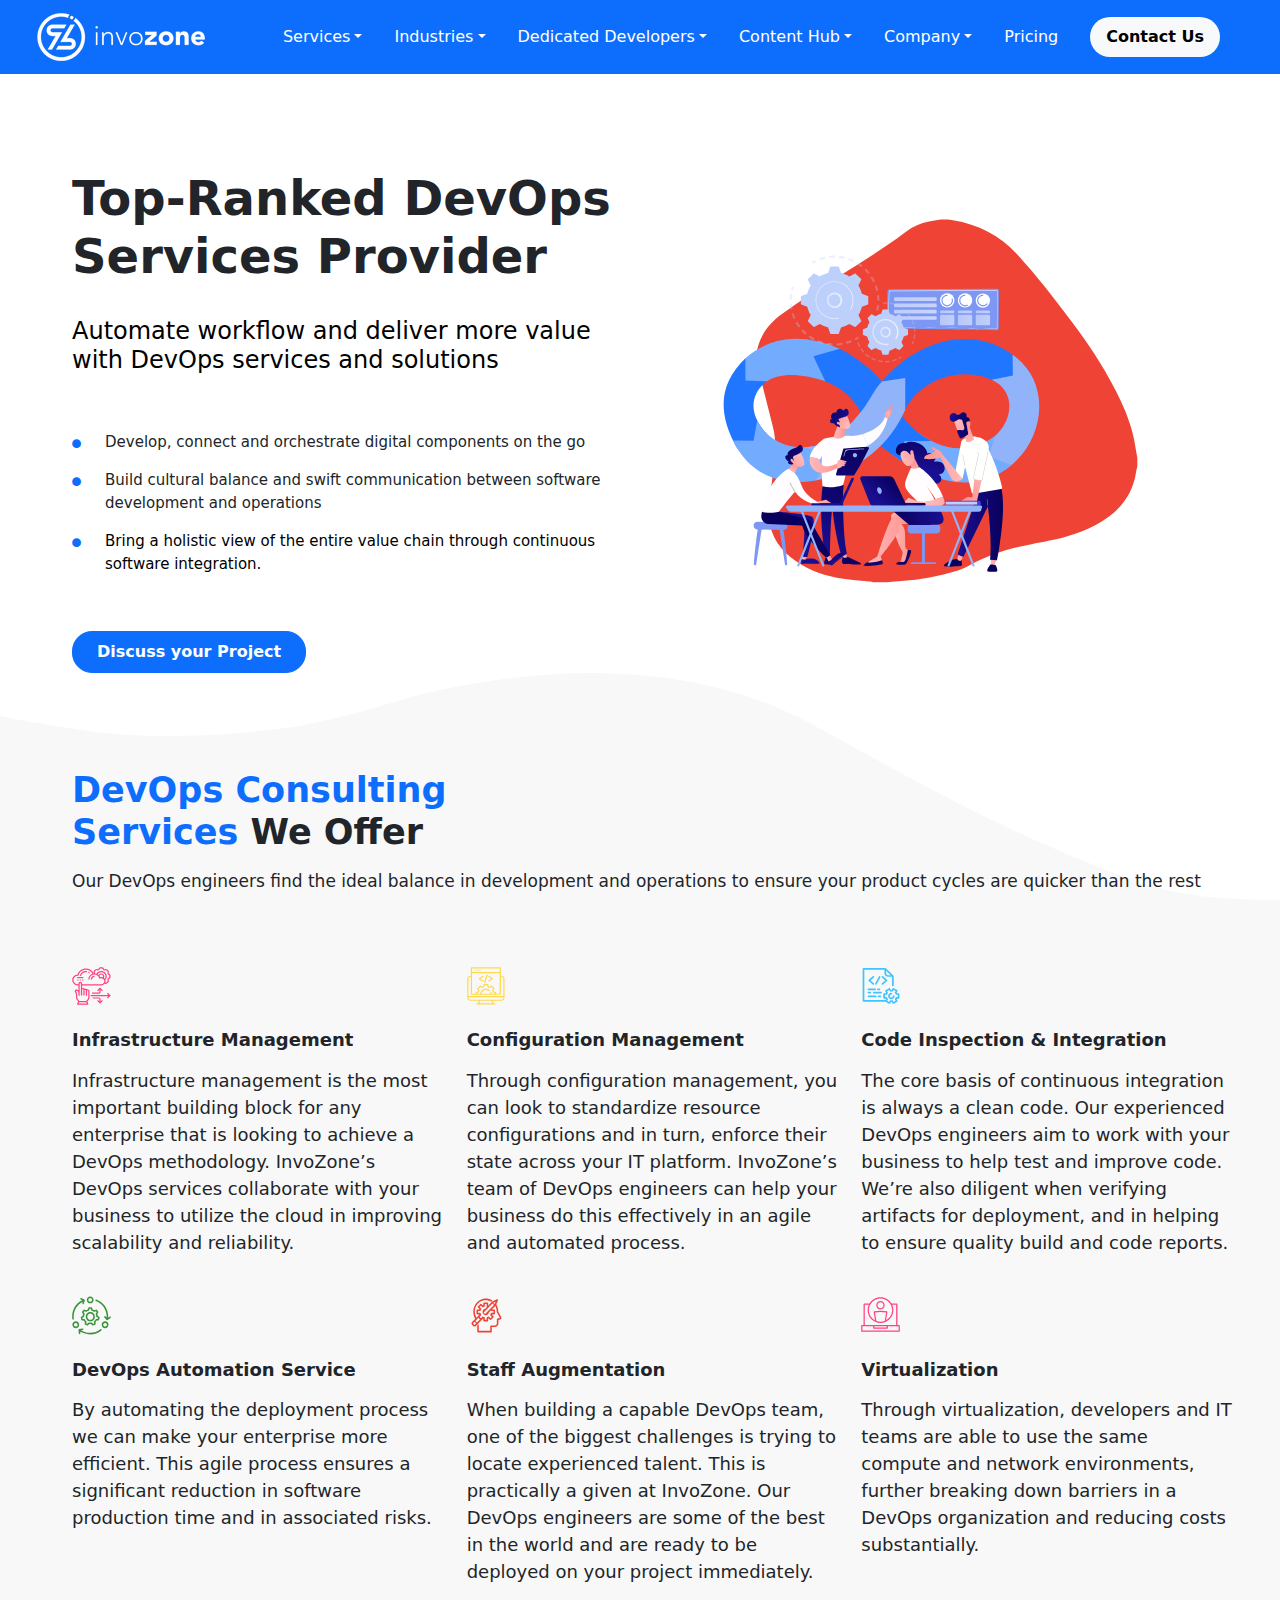
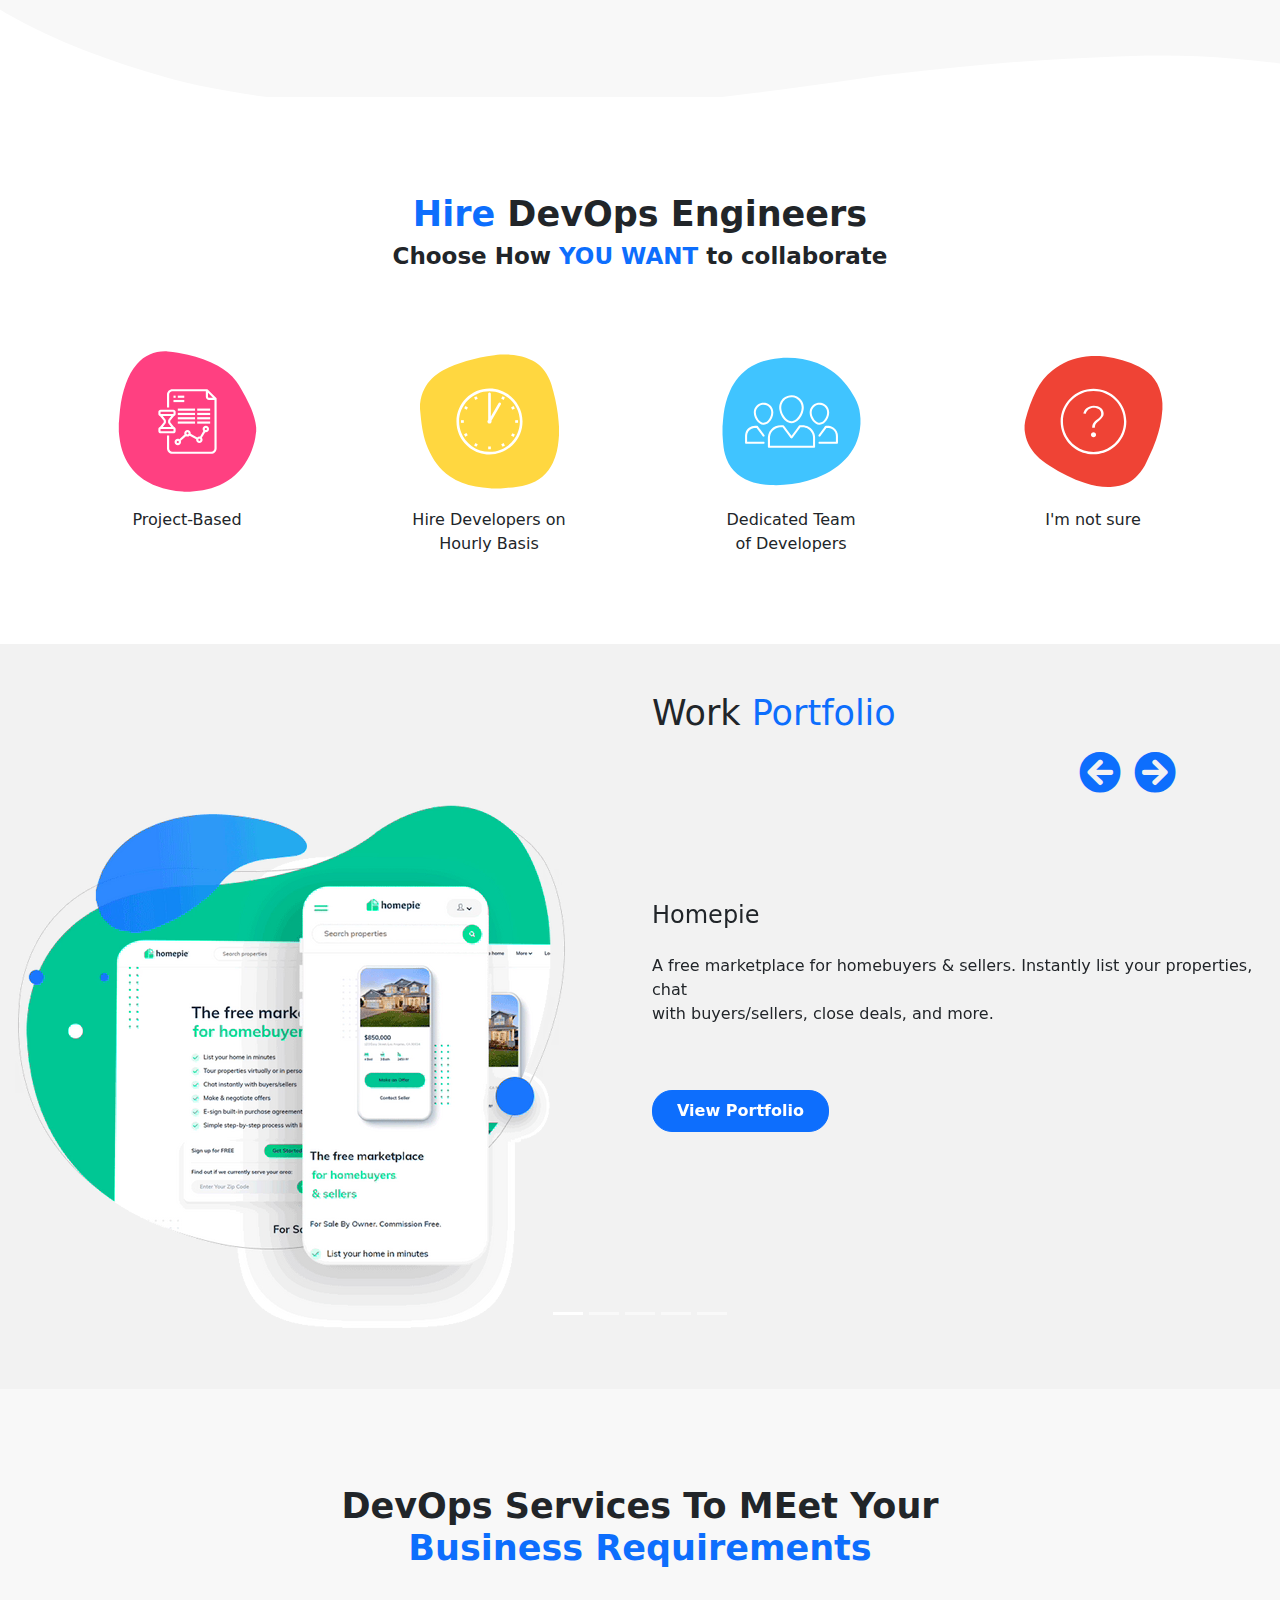
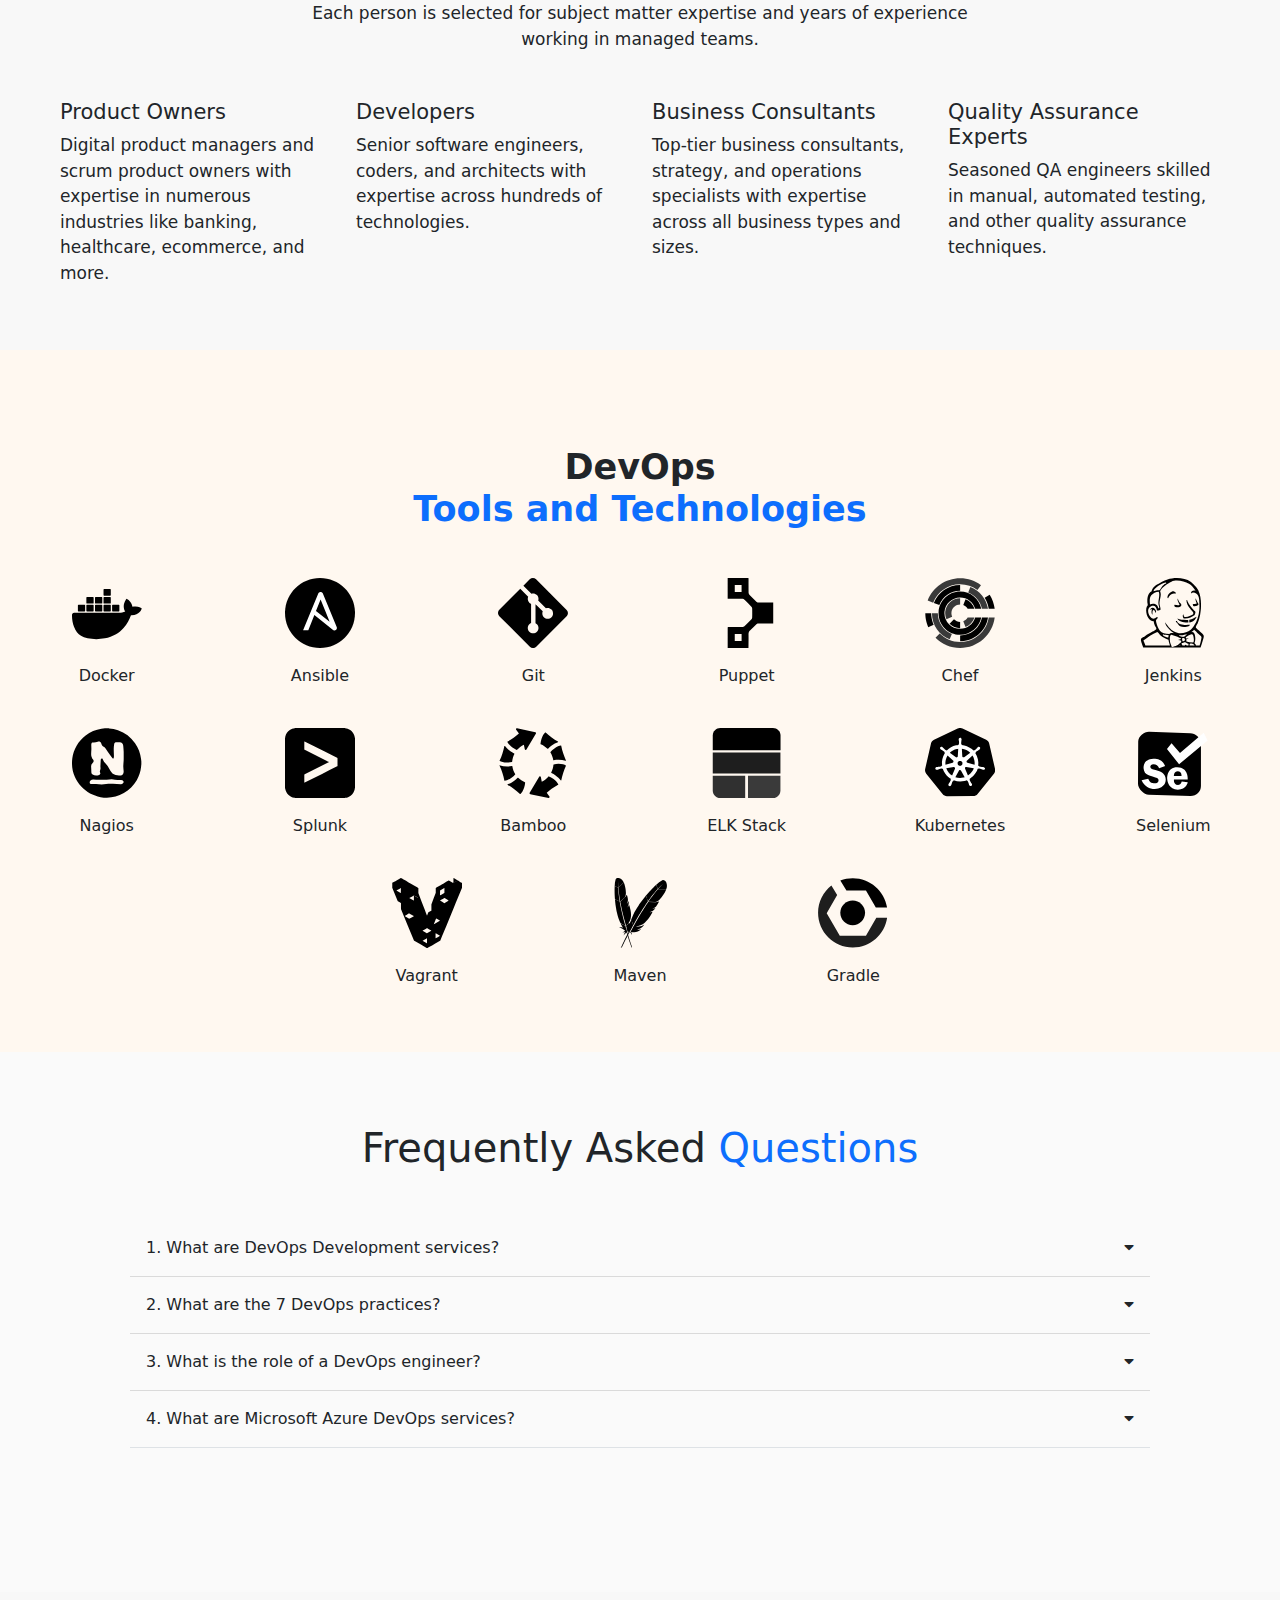
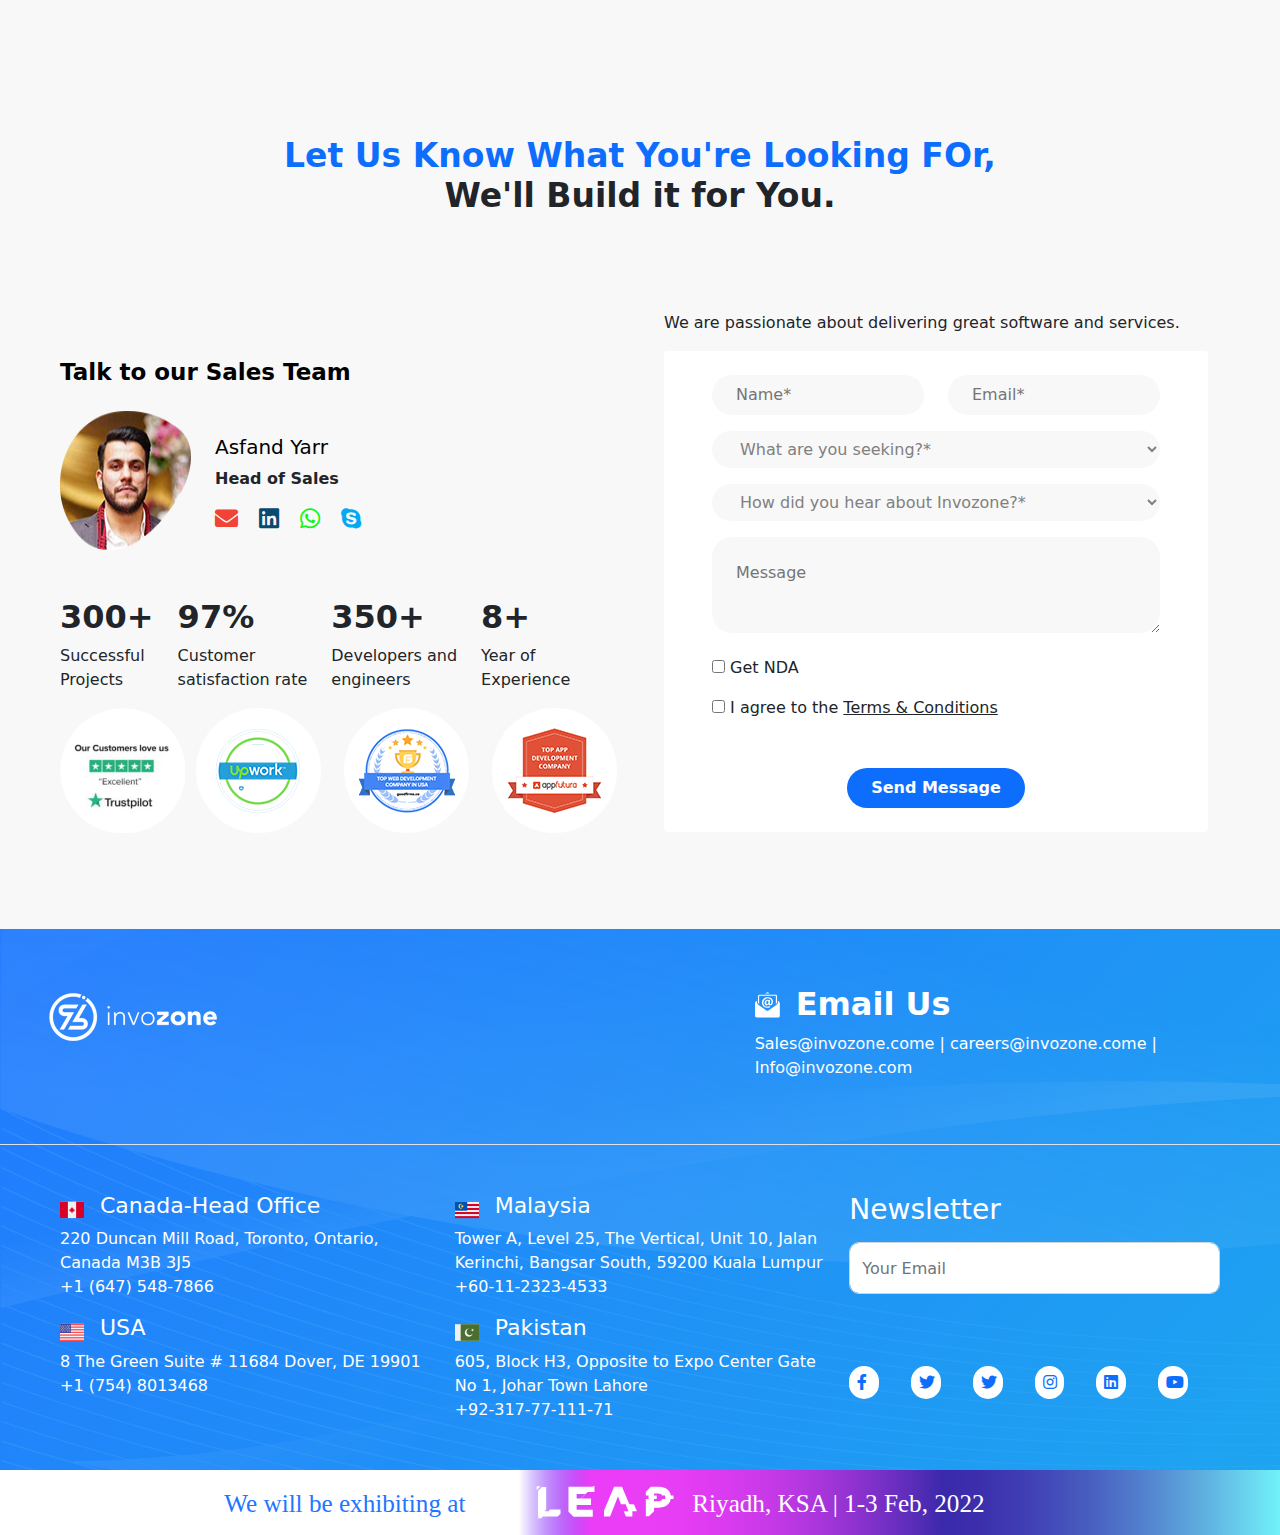
<file: DevOps.html>
<!DOCTYPE html>
<html>

<head>
    <title>Invozone</title>
    <meta name="viewpoint" content="width=device-width, initial-value=1.0">
    <link rel="stylesheet" type="text/css" href="assets/css/style.css">
    <link rel="stylesheet" type="text/css" href="assets/css/all.min.css">
    <link rel="stylesheet" type="text/css" href="assets/css/bootstrap.min.css">
    <link rel="shortcut-icon" width="16px" height="16px" href="assets/images/capture.png">
    <link rel="stylesheet" type="text/css" href="assets/css/owl.carousel.min.css">
</head>

<body>

    <Section class="nav_section">
        <nav class="navbar navbar-expand-lg navbar-dark bg-primary">
            <div class="container-fluid">
                <a class="navbar-brand" href="index.html">
                    <img src="assets/images/InvoZone_Logo.webp" class="ps-4" alt="Image not Found">
                </a>

                <button class="navbar-toggler" data-bs-toggle="collapse" data-bs-target="#navbarSupportedContent"
                    aria-controls="navbarSupportedContent" aria-expanded="false" aria-label="Navigation_button">
                    <span class="navbar-toggler-icon"></span>
                </button>

                <div class="collapse navbar-collapse" id="navbarSupportedContent">
                    <ul class="navbar-nav ms-auto">
                        <li class="nav-item dropdown">
                            <a class="nav-link dropdown-toggle text-white me-3" data-bs-toggle="dropdown"
                                id="services_Dropdown" href="#">Services</a>
                            <div class="dropdown-menu" aria-labelledby="services_Dropdown">
                                <section class="d-flex ps-5 pt-4 pe-4 pb-3">
                                    <div>
                                        <div class="d-flex dropdown-item border-bottom pb-2 services_menu">
                                            <img src="assets/images/Web-Design-Development-Services.svg" class="me-3"
                                                width="40px" alt="Image not found">
                                            <div class="pt-2">
                                                <a class="servcies_a text-dark" href="Web-design-Develeopment.html">Web
                                                    Design and Development</a>
                                            </div>
                                        </div>

                                        <div class="d-flex dropdown-item border-bottom pb-2 services_menu">
                                            <img src="assets/images/Mobile-app-Development-Services.svg" class="me-3"
                                                width="40px" alt="Image not found">
                                            <div class="pt-2">
                                                <a class="servcies_a text-dark" href="mobileApp.html">Mobile App
                                                    Development
                                                    Services</a>
                                            </div>
                                        </div>

                                        <div class="d-flex dropdown-item border-bottom pb-4 services_menu">
                                            <img src="assets/images/Enterprise-App-Development-Services.svg"
                                                class="me-3" width="40px" alt="Image not found">
                                            <div class="pt-2">
                                                <a class="servcies_a text-dark" href="Enterprise.html">Enterprise App
                                                    Development</a>
                                            </div>
                                        </div>

                                        <div class="d-flex dropdown-item border-bottom pb-2 services_menu">
                                            <img src="assets/images/Software-Quality-Assurance-Services.svg"
                                                class="me-3" width="40px" alt="Image not found">
                                            <div class="pt-2">
                                                <a class="servcies_a text-dark" href="Software-Quality.html">Software
                                                    Quality Assurance</a>
                                            </div>
                                        </div>

                                    </div>

                                    <!-- Second column start from here -->
                                    <div class="ms-4">
                                        <div class="d-flex dropdown-item border-bottom pb-2 services_menu">
                                            <img src="assets/images/DevOps-Services.svg" class="me-3" width="40px"
                                                alt="Image not found">
                                            <div class="pt-2">
                                                <a class="servcies_a text-dark" href="DevOps.html">Dev Ops</a>
                                            </div>
                                        </div>

                                        <div class="d-flex dropdown-item border-bottom pb-2 services_menu">
                                            <img src="assets/images/Data-Scraping-Services.svg" class="me-3"
                                                width="40px" alt="Image not found">
                                            <div class="pt-2">
                                                <a class="servcies_a text-dark" href="#">Data Scraping</a>
                                            </div>
                                        </div>

                                        <div class="d-flex dropdown-item border-bottom pb-4 services_menu">
                                            <img src="assets/images/Big-Data-Services.svg" class="me-3" width="40px"
                                                alt="Image not found">
                                            <div class="pt-2">
                                                <a class="servcies_a text-dark" href="#">Big Data</a>
                                            </div>
                                        </div>

                                        <div class="d-flex dropdown-item border-bottom pb-2 services_menu">
                                            <img src="assets/images/IoT-Development-Services.svg" class="me-3"
                                                width="40px" alt="Image not found">
                                            <div class="pt-2">
                                                <a class="servcies_a text-dark" href="#">loT Development</a>
                                            </div>
                                        </div>

                                    </div>

                                    <div class="ms-4">
                                        <div class="d-flex dropdown-item border-bottom pb-2 services_menu">
                                            <img src="assets/images/Software-Project-managment-Services.svg"
                                                class="me-3" width="40px" alt="Image not found">
                                            <div class="pt-2">
                                                <a class="servcies_a text-dark" href="#">Software Project Management</a>
                                            </div>
                                        </div>

                                        <div class="d-flex dropdown-item border-bottom pb-2 services_menu">
                                            <img src="assets/images/Technical-Support-Services.svg" class="me-3"
                                                width="40px" alt="Image not found">
                                            <div class="pt-2">
                                                <a class="servcies_a text-dark" href="#">Technical Support Services</a>
                                            </div>
                                        </div>

                                        <div class="d-flex dropdown-item border-bottom pb-4 services_menu">
                                            <img src="assets/images/UX-Branding-Services.svg" class="me-3" width="40px"
                                                alt="Image not found">
                                            <div class="pt-2">
                                                <a class="servcies_a text-dark" href="#">UI/UX Design</a>
                                            </div>
                                        </div>

                                        <div class="align-right mt-5">
                                            <a class="servcies_a text-dark" href="#">
                                                <!-- <button class="btn btn-primary me-2  btn_viewAll px-4 py-2">View All</button> -->
                                                <button class="btn btn-primary btn_viewAll px-4 py-2">View_All</button>
                                            </a>
                                        </div>

                                    </div>
                                </section>
                            </div>
                        </li>

                        <li class="nav-item dropdown">
                            <a class="nav-link text-white me-3 dropdown-toggle" data-bs-toggle="dropdown"
                                id="industries_dropdown" href="#">Industries</a>
                            <div class="dropdown-menu" aria-labelledby="industries_dropdown">
                                <section class="d-flex ps-5 pt-4 pe-4 pb-3">
                                    <div>
                                        <div class="d-flex dropdown-item border-bottom pb-2 services_menu">
                                            <img src="assets/images/Ecommerce-Industry-1.svg" class="me-3" width="40px"
                                                alt="Image not found">
                                            <div class="pt-2">
                                                <a class="servcies_a text-dark" href="#">E-Commerce</a>
                                            </div>
                                        </div>

                                        <div class="d-flex dropdown-item border-bottom pb-2 services_menu">
                                            <img src="assets/images/Inline-Retail-Industry.svg" class="me-3"
                                                width="40px" alt="Image not found">
                                            <div class="pt-2">
                                                <a class="servcies_a text-dark" href="#">Food & Grocery</a>
                                            </div>
                                        </div>

                                        <div class="d-flex dropdown-item border-bottom pb-2 services_menu">
                                            <img src="assets/images/Education-Industry-1.svg" class="me-3" width="40px"
                                                alt="Image not found">
                                            <div class="pt-2">
                                                <a class="servcies_a text-dark" href="#">Education</a>
                                            </div>
                                        </div>
                                    </div>
                                    <!-- Second column  -->
                                    <div class="ms-4">
                                        <div class="d-flex dropdown-item border-bottom pb-2 services_menu">
                                            <img src="assets/images/On-Demand-Services-Industry-1.svg" class="me-3"
                                                width="40px" alt="Image not found">
                                            <div class="pt-2">
                                                <a class="servcies_a text-dark" href="#">On Demand Services</a>
                                            </div>
                                        </div>

                                        <div class="d-flex dropdown-item border-bottom pb-2 services_menu">
                                            <img src="assets/images/Health-Care-Industry-1.svg" class="me-3"
                                                width="40px" alt="Image not found">
                                            <div class="pt-2">
                                                <a class="servcies_a text-dark" href="#">Healthcare</a>
                                            </div>
                                        </div>

                                    </div>
                                    <!-- third column -->
                                    <div class="ms-3">
                                        <div class="d-flex dropdown-item border-bottom pb-2 services_menu">
                                            <img src="assets/images/Fintech-Industry-1.svg" class="me-3" width="40px"
                                                alt="Image not found">
                                            <div class="pt-2">
                                                <a class="servcies_a text-dark" href="#">Fintech</a>
                                            </div>
                                        </div>

                                        <div class="d-flex dropdown-item border-bottom pb-2 services_menu">
                                            <img src="assets/images/Travel-Tourism-Industry.svg" class="me-3"
                                                width="40px" alt="Image not found">
                                            <div class="pt-2">
                                                <a class="servcies_a text-dark" href="#">Travel & Tourism</a>
                                            </div>
                                        </div>

                                        <div class="align-right mt-5">
                                            <a class="servcies_a text-dark" href="#">
                                                <!-- <button class="btn btn-primary me-2  btn_viewAll px-4 py-2">View All</button> -->
                                                <button class="btn btn-primary btn_viewAll px-4 py-2">View_All</button>
                                            </a>
                                        </div>
                                    </div>


                                </section>
                            </div>

                        </li>


                        <li class="nav-item dropdown">
                            <a class="nav-link text-white me-3 dropdown-toggle" data-bs-toggle="dropdown"
                                id="developers_dropdown" href="#">Dedicated Developers</a>
                            <div class="dropdown-menu" aria-labelledby="developers_dropdown">
                                <section class="d-flex ps-5 pt-4 pe-4 pb-3">
                                    <div>
                                        <div class="d-flex dropdown-item border-bottom pb-2 services_menu">
                                            <img src="assets/images/Hire-a-elixir-developer.svg" class="me-3"
                                                width="40px" alt="Image not found">
                                            <div class="pt-2">
                                                <a class="servcies_a text-dark" href="#">Elixir Developers</a>
                                            </div>
                                        </div>
                                    </div>
                                    <div>
                                        <div class="align-right mt-5">
                                            <a class="servcies_a text-dark" href="#">
                                                <!-- <button class="btn btn-primary me-2  btn_viewAll px-4 py-2">View All</button> -->
                                                <button class="btn btn-primary btn_viewAll px-4 py-2">View_All</button>
                                            </a>
                                        </div>
                                    </div>

                                </section>
                            </div>
                        </li>

                        <li class="nav-item dropdown">
                            <a class="nav-link text-white me-3 dropdown-toggle" data-bs-toggle="dropdown"
                                id="content_dropdown" href="#">Content Hub</a>
                            <div class="dropdown-menu" aria-labelledby="content_dropdown">
                                <section class="ps-4 pt-3 pe-4 pb-4">
                                    <div class="d-flex dropdown-item border-bottom pb-2 services_menu">
                                        <img src="assets/images/Blog-Content-Hub-1.svg" class="me-3" width="40px"
                                            alt="Image not found">
                                        <div class="pt-2">
                                            <a class="servcies_a text-dark" href="#">Blog</a>
                                        </div>
                                    </div>

                                    <div class="d-flex dropdown-item border-bottom pb-2 services_menu">
                                        <img src="assets/images/Tech-News-Content-Hub-1.svg" class="me-3" width="40px"
                                            alt="Image not found">
                                        <div class="pt-2">
                                            <a class="servcies_a text-dark" href="#">Tech News</a>
                                        </div>
                                    </div>

                                    <div class="d-flex dropdown-item border-bottom pb-2 services_menu">
                                        <img src="assets/images/ebook-1.svg" class="me-3" width="40px"
                                            alt="Image not found">
                                        <div class="pt-2">
                                            <a class="servcies_a text-dark" href="#">E-books</a>
                                        </div>
                                    </div>
                                </section>
                            </div>
                        </li>

                        <li class="nav-item dropdown">
                            <a class="nav-link text-white me-3 dropdown-toggle" data-bs-toggle="dropdown"
                                id="company_dropdown" href="#">Company</a>
                            <div class="dropdown-menu" aria-labelledby="company_dropdown">
                                <section class="ps-4 pt-2 pe-4 pb-4">
                                    <div class="d-flex dropdown-item border-bottom pb-2 services_menu">
                                        <img src="assets/images/About-Us-Company-1.svg" class="me-3" width="40px"
                                            alt="Image not found">
                                        <div class="pt-2">
                                            <a class="servcies_a text-dark" href="#">About Us</a>
                                        </div>
                                    </div>

                                    <div class="d-flex dropdown-item border-bottom pb-2 services_menu">
                                        <img src="assets/images/Careers-Company-1.svg" class="me-3" width="40px"
                                            alt="Image not found">
                                        <div class="pt-2">
                                            <a class="servcies_a text-dark" href="#">Careers</a>
                                        </div>
                                    </div>

                                    <div class="d-flex dropdown-item border-bottom pb-2 services_menu">
                                        <img src="assets/images/Portfolio-icon.svg" class="me-3" width="40px"
                                            alt="Image not found">
                                        <div class="pt-2">
                                            <a class="servcies_a text-dark" href="#">Portfolio</a>
                                        </div>
                                    </div>
                                </section>

                            </div>
                        </li>

                        <li class="nav-item">
                            <a class="nav-link text-white me-4" href="#">Pricing</a>
                        </li>

                        <li class="nav-item">
                            <button class="me-5 nav_contact px-3 py-2"><b>Contact Us</b></button>
                        </li>
                    </ul>
                </div>
            </div>
        </nav>
    </Section>



    <section class="DevOps_header_part">
        <div class="container-fluid">
            <div class="row mx-5 mt-5">
                <div class="col-12 col-sm-12 col-md-6 col-lg-6 col-xl-6">
                    <h1 class="pt-5 text-dark"><b>Top-Ranked DevOps Services Provider</b></h1>
                    <h5 class="pt-4">Automate workflow and deliver more value with DevOps services and solutions</h5>
                    <ul class="pt-5 text-primary list-unstyled">
                        <li class="d-flex"><i class="fas fa-circle text-primary me-4 pt-2"></i>
                            <p class="text-dark">
                                Develop, connect and orchestrate digital components on the go
                            </p>
                        </li>

                        <li class="d-flex"><i class="fas fa-circle text-primary me-4 pt-2"></i>
                            <p class="text-dark">
                                Build cultural balance and swift communication between software development and
                                operations</p>
                        </li>

                        <li class="d-flex"><i class="fas fa-circle text-primary me-4 pt-2"></i>
                            <p>
                                Bring a holistic view of the entire value chain through continuous software integration.
                            </p>
                        </li>
                    </ul>

                    <button class="btn btn-primary mt-4 px-4 py-2"><b>Discuss your Project</b></button>
                </div>


                <div class="col-12 col-sm-12 col-md-6 col-lg-6 col-xl-6 text-center pt-5">
                    <img src="assets/images/1-12.svg" class="w-75 pt-5" alt="image not found">
                </div>
            </div>
        </div>
    </section>

    <section class="DevOps_Consulting_part">
        <div class="container-fluid px-5 pb-5">
            <div class="header_part pt-5 ps-4">
                <h1 class="text-primary pt-5"><b>DevOps Consulting<br>Services <span class="text-dark">We
                            Offer</span></b></h1>
                <p class="pt-2">Our DevOps engineers find the ideal balance in development and operations to ensure your
                    product cycles are quicker than the rest</p>
            </div>


            <div class=" row ps-4 mt-5 pb-5">
                <div class="col-12 col-sm-12 col-md-4 col-lg-4 col-xl-4">
                    <img src="assets/images/dev1.svg" class="mt-4" alt="Image not found">
                    <h5 class="pt-4"><b>Infrastructure Management</b></h5>
                    <p class="justify-content-center pt-2">Infrastructure management is the most important building
                        block for any enterprise that is looking to achieve a DevOps methodology. InvoZone’s DevOps
                        services collaborate with your business to utilize the cloud in improving scalability and
                        reliability.</p>
                </div>

                <div class="col-12 col-sm-12 col-md-4 col-lg-4 col-xl-4">
                    <img src="assets/images/dev2.svg" class="mt-4" alt="Image not found">
                    <h5 class="pt-4"><b>Configuration Management</b></h5>
                    <p class="justify-content-center pt-2">Through configuration management, you can look to standardize
                        resource configurations and in turn, enforce their state across your IT platform. InvoZone’s
                        team of DevOps engineers can help your business do this effectively in an agile and automated
                        process.</p>
                </div>

                <div class="col-12 col-sm-12 col-md-4 col-lg-4 col-xl-4">
                    <img src="assets/images/dev3.svg" class="mt-4" alt="Image not found">
                    <h5 class="text-dark pt-4"><b>Code Inspection & Integration</b></h5>
                    <p class="justify-content-center pt-2">The core basis of continuous integration is always a clean
                        code. Our experienced DevOps engineers aim to work with your business to help test and improve
                        code. We’re also diligent when verifying artifacts for deployment, and in helping to ensure
                        quality build and code reports.
                    </p>
                </div>

                <div class="col-12 col-sm-12 col-md-4 col-lg-4 col-xl-4">
                    <img src="assets/images/dev4.svg" class="mt-4" alt="Image not found">
                    <h5 class="text-dark pt-4"><b>DevOps Automation Service</b></h5>
                    <p class="justify-content-center pt-2">By automating the deployment process we can make your
                        enterprise more efficient. This agile process ensures a significant reduction in software
                        production time and in associated risks.</p>
                </div>

                <div class="col-12 col-sm-12 col-md-4 col-lg-4 col-xl-4">
                    <img src="assets/images/dev5.svg" class="mt-4" alt="Image not found">
                    <h5 class="text-dark pt-4"><b>Staff Augmentation</b></h5>
                    <p class="justify-content-center pt-2">When building a capable DevOps team, one of the biggest
                        challenges is trying to locate experienced talent. This is practically a given at InvoZone. Our
                        DevOps engineers are some of the best in the world and are ready to be deployed on your project
                        immediately.</p>
                </div>

                <div class="col-12 col-sm-12 col-md-4 col-lg-4 col-xl-4">
                    <img src="assets/images/dev6.svg" class="mt-4" alt="Image not found">
                    <h5 class="text-dark pt-4"><b>Virtualization</b></h5>
                    <p class="justify-content-center pt-2">Through virtualization, developers and IT teams are able to
                        use the same compute and network environments, further breaking down barriers in a DevOps
                        organization and reducing costs substantially.</p>
                </div>

            </div>
        </div>
    </section>

    <section class="DevOps_Engineers_Part mt-5">
        <div class="container-fluid px-5 pt-5">
            <div class="header_part text-center">
                <h1 class="text-primary"><b>Hire <span class="text-dark">DevOps Engineers</span></b>
                </h1>
                <h4 class="text-dark"><b>Choose How <span class="text-primary">YOU WANT</span> to collaborate</b></h4>
            </div>

            <div class="body_part pt-5">
                <div class="row">
                    <div class="col-12 col-sm-12 col-md-3 col-lg-3 col-xl-3 background_shadow">
                        <div class="bg-white text-center py-4">
                            <img src="assets/images/collaboration-project-based-3685b138a850f13df14803918ace6919.svg"
                                class="w-50" alt="image not found">
                            <p class="pt-3">Project-Based</p>
                        </div>
                    </div>

                    <div class="col-12 col-sm-12 col-md-3 col-lg-3 col-xl-3 background_shadow">
                        <div class="bg-white text-center py-4">
                            <img src="assets/images/collaboration2.svg" class="w-50" alt="image not found">
                            <p class="pt-3">Hire Developers on<br> Hourly Basis</p>
                        </div>
                    </div>

                    <div class="col-12 col-sm-12 col-md-3 col-lg-3 col-xl-3 background_shadow">
                        <div class="bg-white text-center py-4">
                            <img src="assets/images/collaboration3.svg" class="w-50" alt="image not found">
                            <p class="pt-3">Dedicated Team<br> of Developers</p>
                        </div>
                    </div>

                    <div class="col-12 col-sm-12 col-md-3 col-lg-3 col-xl-3 background_shadow">
                        <div class="bg-white text-center py-4">
                            <img src="assets/images/collaboration4.svg" class="w-50" alt="image not found">
                            <p class="pt-3">I'm not sure</p>
                        </div>
                    </div>
                </div>
            </div>
        </div>
    </section>


    <section class="DevOps_portfolio_part mt-5">
        <div class="container-fluid pt-5 pb-5">
            <div class="row heading_part">
                <div class="col-6">

                </div>
                <div class="col-6">
                    <h1 class="Devportfilio_heading">
                        Work <span class="text-primary">Portfolio</span>
                    </h1>
                </div>
            </div>

            <div class="carousel_part body_part">
                <div id="main_carousel" class="carousel slide" data-ride="carousel">
                    <div class="row">
                        <div class="col-12 col-sm-12 col-md-6 col-lg-6 col-xl-6">

                        </div>

                        <div class="col-12 col-sm-12 col-md-6 col-lg-6 col-xl-6">
                            <div class="row px-0">
                                <div class="col-12 col-sm-12 col-md-8 col-lg-8 col-xl-8">
                                    <ol class="carousel-indicators">
                                        <li data-bs-target="#main_carousel" data-bs-slide="0"
                                            class="active text-primary"></li>
                                        <li data-bs-target="#main_carousel" data-bs-slide="1"></li>
                                        <li data-bs-target="#main_carousel" data-bs-slide="2"></li>
                                        <li data-bs-target="#main_carousel" data-bs-slide="3"></li>
                                        <li data-bs-target="#main_carousel" data-bs-slide="4"></li>

                                    </ol>
                                </div>

                                <div class="col-12 col-sm-12 col-md-4 col-lg-4 col-xl-4">
                                    <a class="carousel-control-prev" href="#main_carousel" data-bs-slide="prev"
                                        role="button"></a>
                                    <span class="carousel_Arrow me-2"><i
                                            class="fas fa-arrow-circle-left text-primary "></i></span>

                                    <a class="carousel-control-next" href="#main_carousel" data-bs-slide="next"
                                        role="button"></a>
                                    <span class="carousel_Arrow"><i
                                            class="fas fa-arrow-circle-right text-primary"></i></span>
                                </div>
                            </div>
                        </div>
                    </div>
                    <div class="carousel-inner">
                        <div class="carousel-item active">
                            <div class="row">

                                <div class="col-12 col-sm-12 col-md-6 col-lg-6 col-xl-6 text-center">
                                    <img src="assets/images/Homepie (1).png" class="img-fluid" alt="Image not found">
                                </div>

                                <div class="col-12 col-sm-12 col-md-6 col-lg-6 col-xl-6 mt-5">
                                    <h4 class="pt-5">Homepie</h4>
                                    <p class="mt-4">A free marketplace for homebuyers & sellers. Instantly list your
                                        properties, chat<br>
                                        with buyers/sellers, close deals, and more.</p>

                                    <button class="btn btn-primary mt-5 py-2 px-4 "><b>View Portfolio</b></button>
                                </div>
                            </div>
                        </div>

                        <div class="carousel-item">
                            <div class="row">
                                <div class="col-12 col-sm-12 col-md-6 col-lg-6 col-xl-6 text-center">
                                    <img src="assets/images/Anakeed-Mart.png" class="img-fluid" alt="Image not found">
                                </div>

                                <div class="col-12 col-sm-12 col-md-6 col-lg-6 col-xl-6 mt-5">
                                    <h4 class="pt-5">Anakeed Mart</h4>
                                    <p class="mt-4">An online grocery shopping platform based in Saudi Arabia for
                                        providing high<br>quality, organic products such as fruits and vegetables
                                        straight
                                        to your doorstep.</p>

                                    <button class="btn btn-primary mt-5 py-2 px-4 "><b>View Portfolio</b></button>
                                </div>
                            </div>
                        </div>

                        <div class="carousel-item">
                            <div class="row">
                                <div class="col-12 col-sm-12 col-md-6 col-lg-6 col-xl-6 text-center">
                                    <img src="assets/images/Column.png" class="img-fluid" alt="Image not found">
                                </div>

                                <div class="col-12 col-sm-12 col-md-6 col-lg-6 col-xl-6 mt-5">
                                    <h4 class="pt-5">Column</h4>
                                    <p class="mt-4">A collaborative public notice platform helping journalists,
                                        governments, and legal<br>entities to distribute public interest information.
                                    </p>

                                    <button class="btn btn-primary mt-5 py-2 px-4 "><b>View Portfolio</b></button>
                                </div>
                            </div>
                        </div>


                        <div class="carousel-item">
                            <div class="row">
                                <div class="col-12 col-sm-12 col-md-6 col-lg-6 col-xl-6 text-center">
                                    <img src="assets/images/Tunevu-2.png" class="img-fluid" alt="Image not found">
                                </div>

                                <div class="col-12 col-sm-12 col-md-6 col-lg-6 col-xl-6 mt-5">
                                    <h4 class="pt-5">Tunevu</h4>
                                    <p class="mt-4">Tunevu is an online podcasting platform providing an engaging
                                        interactive<br> experience.</p>

                                    <button class="btn btn-primary mt-5 py-2 px-4 "><b>View Portfolio</b></button>
                                </div>
                            </div>
                        </div>
                    </div>



                </div>

            </div>
        </div>
    </section>


    <section class="DevOps_services_part">
        <div class="container-fluid py-5">
            <div class="header_part text-center pt-5 px-5">
                <h1><b>DevOps Services To MEet Your<br> <span class="text-primary">Business Requirements</span></b>
                </h1>
                <p class="pt-4">Each person is selected for subject matter expertise and years of experience<br>working
                    in managed teams.</p>
            </div>

            <div class="body_part mt-5">
                <div class="row px-5">
                    <div class="col-12 col-sm-12 col-md-6 col-lg-3 col-xl-3">
                        <h4>Product Owners</h4>
                        <p>Digital product managers and scrum product owners with expertise in numerous industries like
                            banking, healthcare, ecommerce, and more.</p>
                    </div>

                    <div class="col-12 col-sm-12 col-md-6 col-lg-3 col-xl-3">
                        <h4>Developers</h4>
                        <p>Senior software engineers, coders, and architects with expertise across hundreds of
                            technologies.</p>
                    </div>

                    <div class="col-12 col-sm-12 col-md-6 col-lg-3 col-xl-3">
                        <h4>Business Consultants</h4>
                        <p>Top-tier business consultants, strategy, and operations specialists with expertise across all
                            business types and sizes.</p>
                    </div>

                    <div class="col-12 col-sm-12 col-md-6 col-lg-3 col-xl-3">
                        <h4>Quality Assurance Experts</h4>
                        <p>Seasoned QA engineers skilled in manual, automated testing, and other quality assurance
                            techniques.</p>
                    </div>
                </div>
            </div>
        </div>
    </section>


    <section class="DevOps_tools_part">
        <div class="container-fluid">
            <div class="header_part pt-5 text-center">
                <h1 class="pt-5"><b>DevOps<br>
                        <span class="text-primary">Tools and Technologies</b></span></h1>
            </div>
            <div class="body_part mt-5 pb-5">
                <div class="row text-center">
                    <div class="col-12 col-sm-12 col-md-2 col-lg-2 col-xl-2 text-center">
                        <img src="assets/images/Docker.svg" width="70px" alt="Image not found">
                        <p class="pt-3">Docker</p>
                    </div>

                    <div class="col-12 col-sm-12 col-md-2 col-lg-2 col-xl-2 text-center">
                        <img src="assets/images/Ansible.svg" width="70px" alt="Image not found">
                        <p class="pt-3">Ansible</p>
                    </div>

                    <div class="col-12 col-sm-12 col-md-2 col-lg-2 col-xl-2 text-center">
                        <img src="assets/images/Git.svg" width="70px" alt="Image not found">
                        <p class="pt-3">Git</p>
                    </div>

                    <div class="col-12 col-sm-12 col-md-2 col-lg-2 col-xl-2 text-center">
                        <img src="assets/images/Puppet.svg" width="70px" alt="Image not found">
                        <p class="pt-3">Puppet</p>
                    </div>

                    <div class="col-12 col-sm-12 col-md-2 col-lg-2 col-xl-2 text-center">
                        <img src="assets/images/Chef.svg" width="70px" alt="Image not found">
                        <p class="pt-3">Chef</p>
                    </div>

                    <div class="col-12 col-sm-12 col-md-2 col-lg-2 col-xl-2 text-center">
                        <img src="assets/images/Jenkins.svg" width="70px" alt="Image not found">
                        <p class="pt-3">Jenkins</p>
                    </div>

                    <div class="col-12 col-sm-12 col-md-2 col-lg-2 col-xl-2 text-center mt-lg-4">
                        <img src="assets/images/Nagios.svg" width="70px" alt="Image not found">
                        <p class="pt-3">Nagios</p>
                    </div>

                    <div class="col-12 col-sm-12 col-md-2 col-lg-2 col-xl-2 text-center mt-lg-4">
                        <img src="assets/images/Splunk.svg" width="70px" alt="Image not found">
                        <p class="pt-3">Splunk</p>
                    </div>

                    <div class="col-12 col-sm-12 col-md-2 col-lg-2 col-xl-2 text-center mt-lg-4">
                        <img src="assets/images/Bamboo.svg" width="70px" alt="Image not found">
                        <p class="pt-3">Bamboo</p>
                    </div>

                    <div class="col-12 col-sm-12 col-md-2 col-lg-2 col-xl-2 text-center mt-lg-4">
                        <img src="assets/images/ELK-Stack.svg" width="70px" alt="Image not found">
                        <p class="pt-3">ELK Stack</p>
                    </div>

                    <div class="col-12 col-sm-12 col-md-2 col-lg-2 col-xl-2 text-center mt-lg-4">
                        <img src="assets/images/Kubernetes.svg" width="70px" alt="Image not found">
                        <p class="pt-3">Kubernetes</p>
                    </div>

                    <div class="col-12 col-sm-12 col-md-2 col-lg-2 col-xl-2 text-center mt-lg-4">
                        <img src="assets/images/Selenium.svg" width="70px" alt="Image not found">
                        <p class="pt-3">Selenium</p>
                    </div>

                </div>

                <div class="row mt-lg-4">
                    <div class="col-12 col-sm-12 col-md-3 col-lg-3 col-xl-3">

                    </div>
                    <div class="col-12 col-sm-12 col-md-2 col-lg-2 col-xl-2 text-center">
                        <img src="assets/images/Vagrant.svg" width="70px" alt="Image not found">
                        <p class="pt-3">Vagrant</p>
                    </div>

                    <div class="col-12 col-sm-12 col-md-2 col-lg-2 col-xl-2 text-center">
                        <img src="assets/images/Maven.svg" width="70px" alt="Image not found">
                        <p class="pt-3">Maven</p>
                    </div>

                    <div class="col-12 col-sm-12 col-md-2 col-lg-2 col-xl-2 text-center">
                        <img src="assets/images/Gradle.svg" width="70px" alt="Image not found">
                        <p class="pt-3">Gradle</p>
                    </div>
                </div>
            </div>
        </div>
    </section>


    <section class="DevOps_Question_part pb-5">
        <div class="container py-5">
            <div class="header_part text-center">
                <h1 class="mb-5 pt-4">Frequently Asked <span class="text-primary">Questions</span></h1>
            </div>
            <div class="body_part px-5 pb-5">
                <ul class="list-group list-group-flush">
                    <li class="list-group-item py-3" data-bs-toggle="collapse" href="#collapseid1" role="button"
                        aria-expanded="false" aria-controls="collapseid1">1. What are DevOps Development services?
                        <span class="float-end"><i class="fas fa-caret-down"></i></span>

                        <div class="collapse pt-5" id="collapseid1">
                            <p>The term DevOps is a combination of two words ‘development’ and ‘operations’. It’s an
                                approach and methodology of the development process, in which programmers, testers, and
                                system administrators can work together on a product for faster and efficient delivery.
                            </p>
                        </div>
                    </li>
                    <li class="list-group-item py-3" data-bs-toggle="collapse" href="#collapseid2" role="button"
                        aria-expanded="false" aria-controls="collapseid2">2. What are the 7 DevOps practices?
                        <span class="float-end"><i class="fas fa-caret-down"></i></span>

                        <div class="collapse pt-5" id="collapseid2">
                            <p>Top 7 DevOps practices that are usually followed across the tech industry are:</p>
                            <ul class="pt-2">
                                <li>Continuous integration and deployment (CI/CD)</li>
                                <li>Version control</li>
                                <li>Automated Acceptance Testing</li>
                                <li>Peer review of production changes</li>
                                <li>Proactive monitoring of product outcomes</li>
                                <li>High-Level trust</li>
                                <li>A strong relation between Dev and Ops</li>
                            </ul>
                        </div>
                    </li>
                    <li class="list-group-item py-3" data-bs-toggle="collapse" href="#collapseid3" role="button"
                        aria-expanded="false" aria-controls="collapseid3">3. What is the role of a DevOps engineer?
                        <span class="float-end"><i class="fas fa-caret-down"></i></span>
                        <div class="collapse pt-5" id="collapseid3">
                            <p>DevOps engineers set up the processes in such a way that the assembly of the project, the
                                launch of auto-tests, and the deployment to the test server occur automatically, and to
                                production – semi-automatically. If any of the stages fail, the developer will receive a
                                notification.</p>

                        </div>
                    </li>
                    <li class="list-group-item py-3 border-bottom" data-bs-toggle="collapse" href="#collapseid4"
                        role="button" aria-expanded="false" aria-controls="collapseid4">4. What are Microsoft Azure
                        DevOps services?
                        <span class="float-end"><i class="fas fa-caret-down"></i></span>

                        <div class="collapse pt-5" id="collapseid4">
                            <p>
                                Microsoft Azure DevOps offers development services for support teams to plan work,
                                collaborate on coding, build and deploy the product. Azure DevOps supports culture and a
                                set of processes that bring developers and project managers on the same table to
                                complete software development effectively and efficiently.
                            </p>
                        </div>
                    </li>
                </ul>
            </div>
        </div>
    </section>


    <section class="DevOps_letUsKnow_part">
        <div class="container-fluid py-5">
            <div class="header_part pt-5 mb-5">
                <h1 class="text-primary text-center mt-5"><b>Let Us Know What You're Looking FOr,<br><span
                            class="text-dark">We'll Build it for You.</b> </span></h1>
            </div>
        </div>
        <div class="body_part pb-5">
            <div class="row mx-5 pb-5">
                <div class="col-12 col-sm-12 col-md-6 col-lg-6 col-xl-6">
                    <h2 class="talk mb-4 pt-5"><b>Talk to our Sales Team</b></h2>
                    <div class="d-flex">
                        <img src="assets/images/asfand_yarr-c004d3ceb87c3388672b9b74fe7d002f.png" class="img-fluid"
                            alt="Image not found">
                        <div class="mt-4 ms-4">
                            <h5 class="salr_name">Asfand Yarr</h5>
                            <p><b>Head of Sales</b></p>
                            <p><span class="me-3"><i class="fas fa-envelope envelope"></i></span>
                                <span class="me-3"><i class="fab fa-linkedin linkedin"></i></span>
                                <span class="me-3"><i class="fab fa-whatsapp whatsapp"></i></span>
                                <span><i class="fab fa-skype skype"></i></span>
                            </p>
                        </div>
                    </div>
                    <div class="d-flex mt-5">

                        <div class="me-4">
                            <h2 class="text-dark"><b>300+</b></h2>
                            <p>Successful<br>Projects</p>
                        </div>

                        <div class="me-4">
                            <h2 class="text-dark"><b>97%</b></h2>
                            <p>Customer<br>satisfaction rate</p>
                        </div>

                        <div class="me-4">
                            <h2 class="text-dark"><b>350+</b></h2>
                            <p>Developers and<br>engineers</p>
                        </div>

                        <div>
                            <h2 class="text-dark"><b>8+</b></h2>
                            <p>Year of<br>Experience</p>
                        </div>
                    </div>



                    <div id="carouselExampleSlidesOnly" class="carousel slide" data-bs-ride="carousel">
                        <div class="carousel-inner">
                            <div class="row">
                                <div class="col-4 col-sm-4 col-md-3 col-lg-3 col-xl-3 me-0 pe-0">
                                    <div class="carousel-item active">
                                        <img class="d-block" src="assets/images/Customer.png" alt="First slide">
                                    </div>
                                </div>

                                <div class="col-4 col-sm-4 col-md-3 col-lg-3 col-xl-3 ms-0 ps-0">
                                    <div class="carousel-item active">
                                        <img class="d-block" src="assets/images/upwork.png" alt="Second slide">
                                    </div>
                                </div>

                                <div class="col-4 col-sm-4 col-md-3 col-lg-3 col-xl-3 ms-0 ps-0">
                                    <div class="carousel-item active">
                                        <img class="d-block" src="assets/images/topCup.png" alt="Third slide">
                                    </div>
                                </div>

                                <div class="col-4 col-sm-4 col-md-3 col-lg-3 col-xl-3 ms-0 ps-0">
                                    <div class="carousel-item active">
                                        <img class="d-block" src="assets/images/topApp.png" alt="Third slide">
                                    </div>
                                </div>

                                <div class="col-4 col-sm-4 col-md-3 col-lg-3 col-xl-3 ms-0 ps-0">
                                    <div class="carousel-item">
                                        <img class="d-block" src="assets/images/D.png" alt="Third slide">
                                    </div>
                                </div>

                                <div class="col-4 col-sm-4 col-md-3 col-lg-3 col-xl-3 ms-0 ps-0">
                                    <div class="carousel-item">
                                        <img class="d-block" src="assets/images/featured.png" alt="Third slide">
                                    </div>
                                </div>
                            </div>
                        </div>
                    </div>
                </div>

                <div class="col-12 col-sm-12 col-md-6 col-lg-6 col-xl-6 px-4">
                    <p>We are passionate about delivering great software and services.</p>
                    <div class="bg-white rounded">
                        <form class="py-4 px-5">
                            <div class="d-flex">
                                <input type="text" class="form-contorl form py-2 ps-4 me-4" placeholder="Name*">
                                <input type="text" class="form-contorl form py-2 ps-4" placeholder="Email*">
                            </div>
                            <div class="mt-3">
                                <select class="w-100 py-2 ps-4 form" value="What are you seeking?*">
                                    <option class="text-muted active">What are you seeking?*</option>
                                    <option>Staff Augmentation </option>
                                    <option>Dedicated Team</option>
                                    <option>Fixed Gigs</option>
                                    <option>Career Opportunities</option>
                                    <option>General Inquiry</option>
                                </select>
                            </div>



                            <div class="mt-3">
                                <select class="w-100 py-2 ps-4 form">
                                    <option class="text-muted active">How did you hear about Invozone?*</option>
                                    <option>Social Media </option>
                                    <option>Clutch.co/Good Firms or other listings</option>
                                    <option>Google Search</option>
                                    <option>Email from Invozone</option>
                                    <option>Recommendation form InvoZone client</option>
                                    <option>Data Scraping</option>
                                    <option>Other</option>
                                </select>
                            </div>

                            <div class="mt-3">
                                <textarea class="w-100 py-4 ps-4 form" placeholder="Message"></textarea>
                            </div>

                            <div class="mt-3">
                                <input type="checkbox" id="checkbox" value="flase">
                                <label for="checkbox">Get NDA</label>

                            </div>

                            <div class="mt-3">
                                <input type="checkbox" id="term" value="flase">
                                <label for="term">I agree to the <u>Terms & Conditions</u></label>
                            </div>

                            <div class="mt-5 text-center">
                                <button class="btn btn-primary px-4 py-2"><b>Send Message</b></button>
                            </div>
                        </form>
                    </div>
                </div>
            </div>
        </div>
    </section>


    <section class="DevOps_footer_part footer_background">
        <div class="container-fluid">
            <div class="row py-5 border-bottom">
                <div class="col-12 col-sm-12 col-md-7 col-lg-7 col-xl-7 ps-5">
                    <div>
                        <img src="assets/images/InvoZone_Logo.webp" class="image-fluid pt-3" alt="image not found">
                    </div>
                </div>

                <div class="col-12 col-sm-12 col-md-5 col-lg-5 col-xl-5 ps-2">
                    <div class="d-flex">
                        <img src="assets/images/download (4).svg" width="25px" alt="Image not found">
                        <h2 class="text-white pt-2 ps-3 email"><b>Email Us</b></h2>
                    </div>
                    <p class="text-white">Sales@invozone.come |<span> careers@invozone.come |</span> <span>
                            Info@invozone.com
                        </span></p>
                </div>
            </div>

            <div class="row px-5  py-5">
                <div class="col-12 col-sm-12 col-md-4 col-lg-4 col-xl-4">
                    <div class="d-flex">
                        <img src="assets/images/download (5).svg" width="40px" class="pe-3" alt="Image not found">
                        <h1 class="text-white country">Canada-Head Office</h1>
                    </div>
                    <a href="#" class="text-white link">220 Duncan Mill Road, Toronto, Ontario,<br>Canada M3B 3J5<br>
                        +1 (647) 548-7866</a>

                    <div class="d-flex mt-3">
                        <img src="assets/images/download (6).svg" width="40px" class="pe-3" alt="Image not found">
                        <h1 class="text-white country">USA</h1>
                    </div>
                    <a class="text-white link">8 The Green Suite # 11684 Dover, DE 19901<br>
                        +1 (754) 8013468</a>
                </div>

                <div class="col-12 col-sm-12 col-md-4 col-lg-4 col-xl-4">
                    <div class="d-flex">
                        <img src="assets/images/download (7).svg" width="40px" class="pe-3" alt="Image not found">
                        <h1 class="text-white country">Malaysia</h1>
                    </div>
                    <a href="#" class="text-white link">Tower A, Level 25, The Vertical, Unit 10, Jalan<br>Kerinchi,
                        Bangsar South, 59200 Kuala Lumpur<br>
                        +60-11-2323-4533</a>

                    <div class="d-flex mt-3">
                        <img src="assets/images/download (8).svg" width="40px" class="pe-3" alt="Image not found">
                        <h1 class="text-white country">Pakistan</h1>
                    </div>
                    <a class="text-white link">605, Block H3, Opposite to Expo Center Gate<br>No 1, Johar Town
                        Lahore<br>
                        +92-317-77-111-71</a>
                </div>

                <div class="col-12 col-sm-12 col-md-4 col-lg-4 col-xl-4 third_column">
                    <h3 class="text-white">Newsletter</h3>
                    <input type="text" class="form-control mt-3 py-2" placeholder="Your Email">
                    <div class="d-flex mt-5">
                        <div class="bg-white background mt-4">
                            <a href="https://www.facebook.com/"><i class="fab fa-facebook-f pt-2 ps-2"></i></a>
                        </div>

                        <div class="bg-white background mt-4">
                            <a href="https://twitter.com/?lang=en"> <i class="fab fa-twitter pt-2 ps-2"></i></a>
                        </div>

                        <div class="bg-white background mt-4">
                            <a href="https://twitter.com/?lang=en"> <i class="fab fa-twitter pt-2 ps-2"></i></a>
                        </div>

                        <div class="bg-white background mt-4">
                            <a href="https://www.instagram.com/"> <i class="fab fa-instagram pt-2 ps-2"></i></a>
                        </div>

                        <div class="bg-white background mt-4">
                            <a href="https://www.linkedin.com/feed/"> <i class="fab fa-linkedin pt-2 ps-2"></i></a>
                        </div>

                        <div class="bg-white background mt-4">
                            <a href="https://www.youtube.com/"> <i class="fab fa-youtube pt-2 ps-2"></i></a>
                        </div>
                    </div>
                    <!-- <div class="pt-5">
                    </div> -->
                </div>
            </div>
        </div>
        <img src="assets/images/download (9).svg" alt="image not found">
    </section>


    <script src="assets/js/script.js"></script>
    <script src="assets/js/owl.carousel.min.js"></script>
    <script src="assets/js/jquery.min.js"></script>
    <script src="assets/js/bootstrap.min.js"></script>
</body>

</html>
</file>
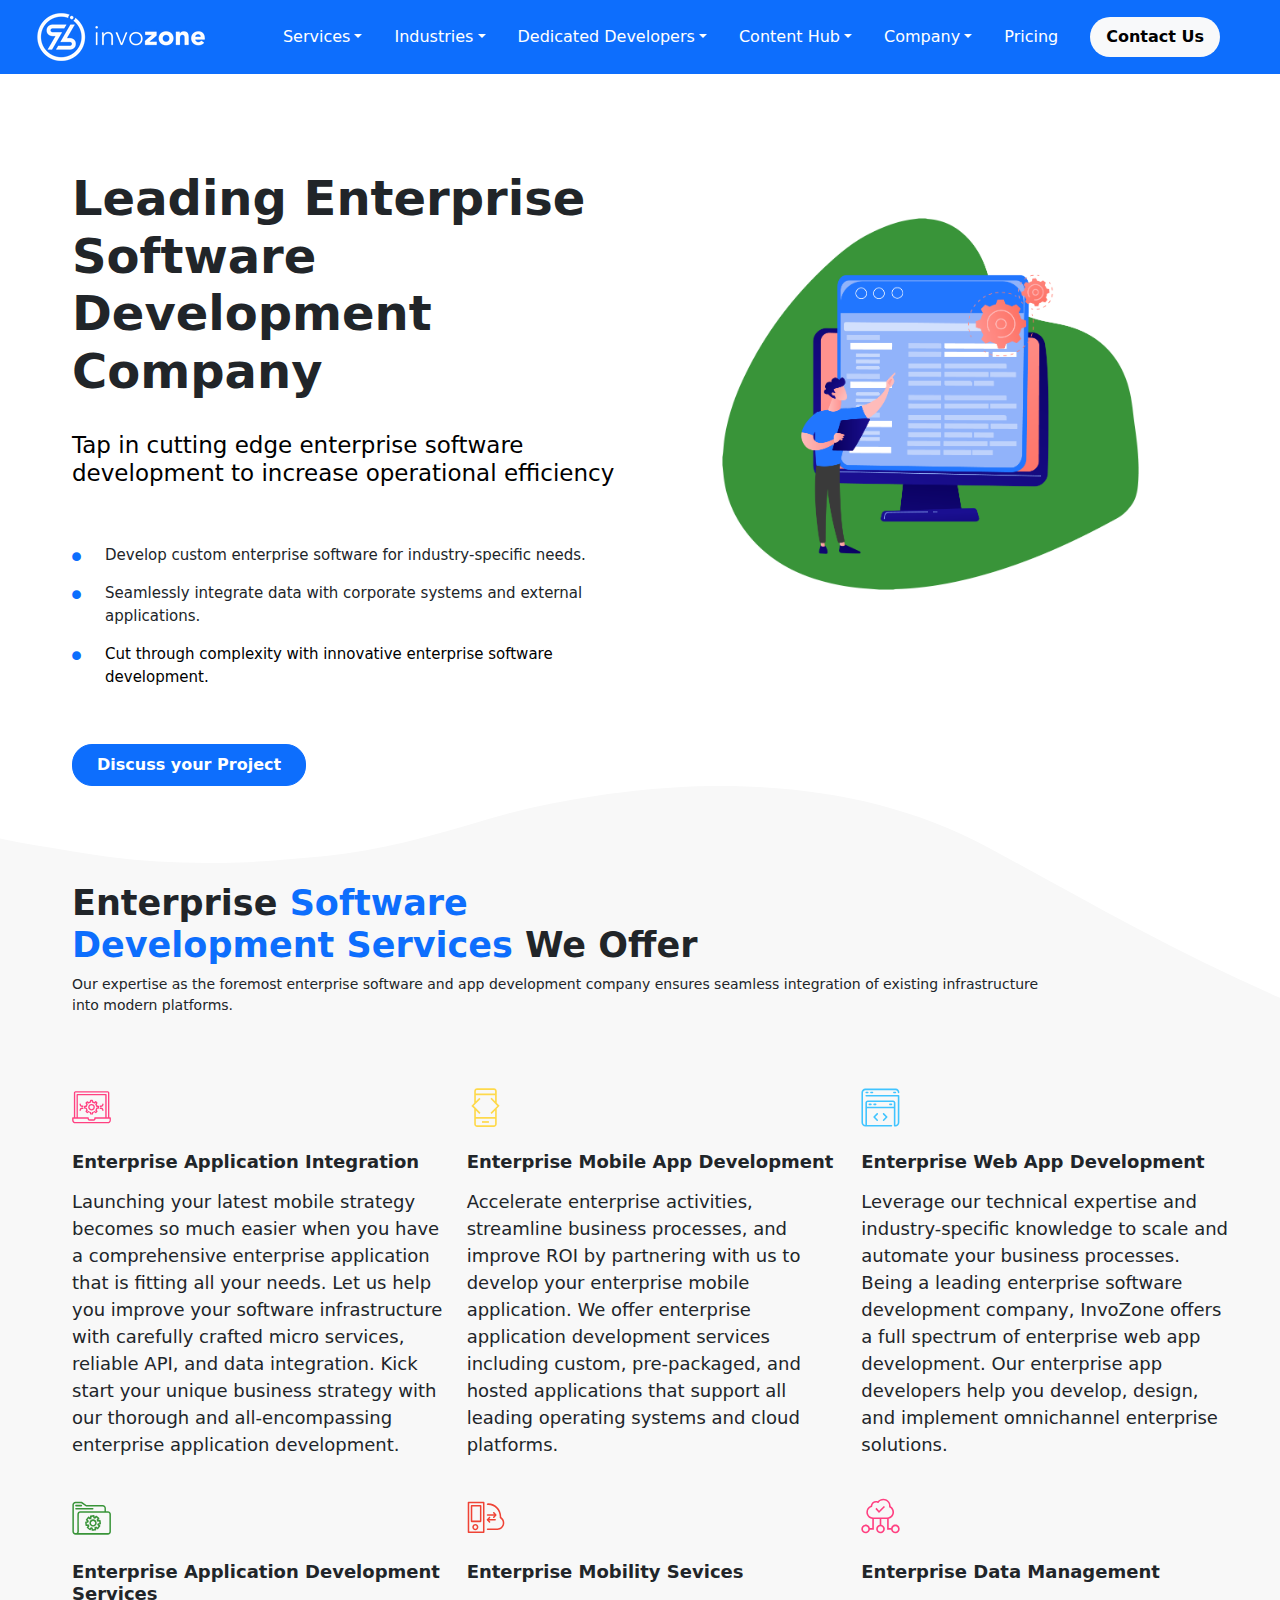
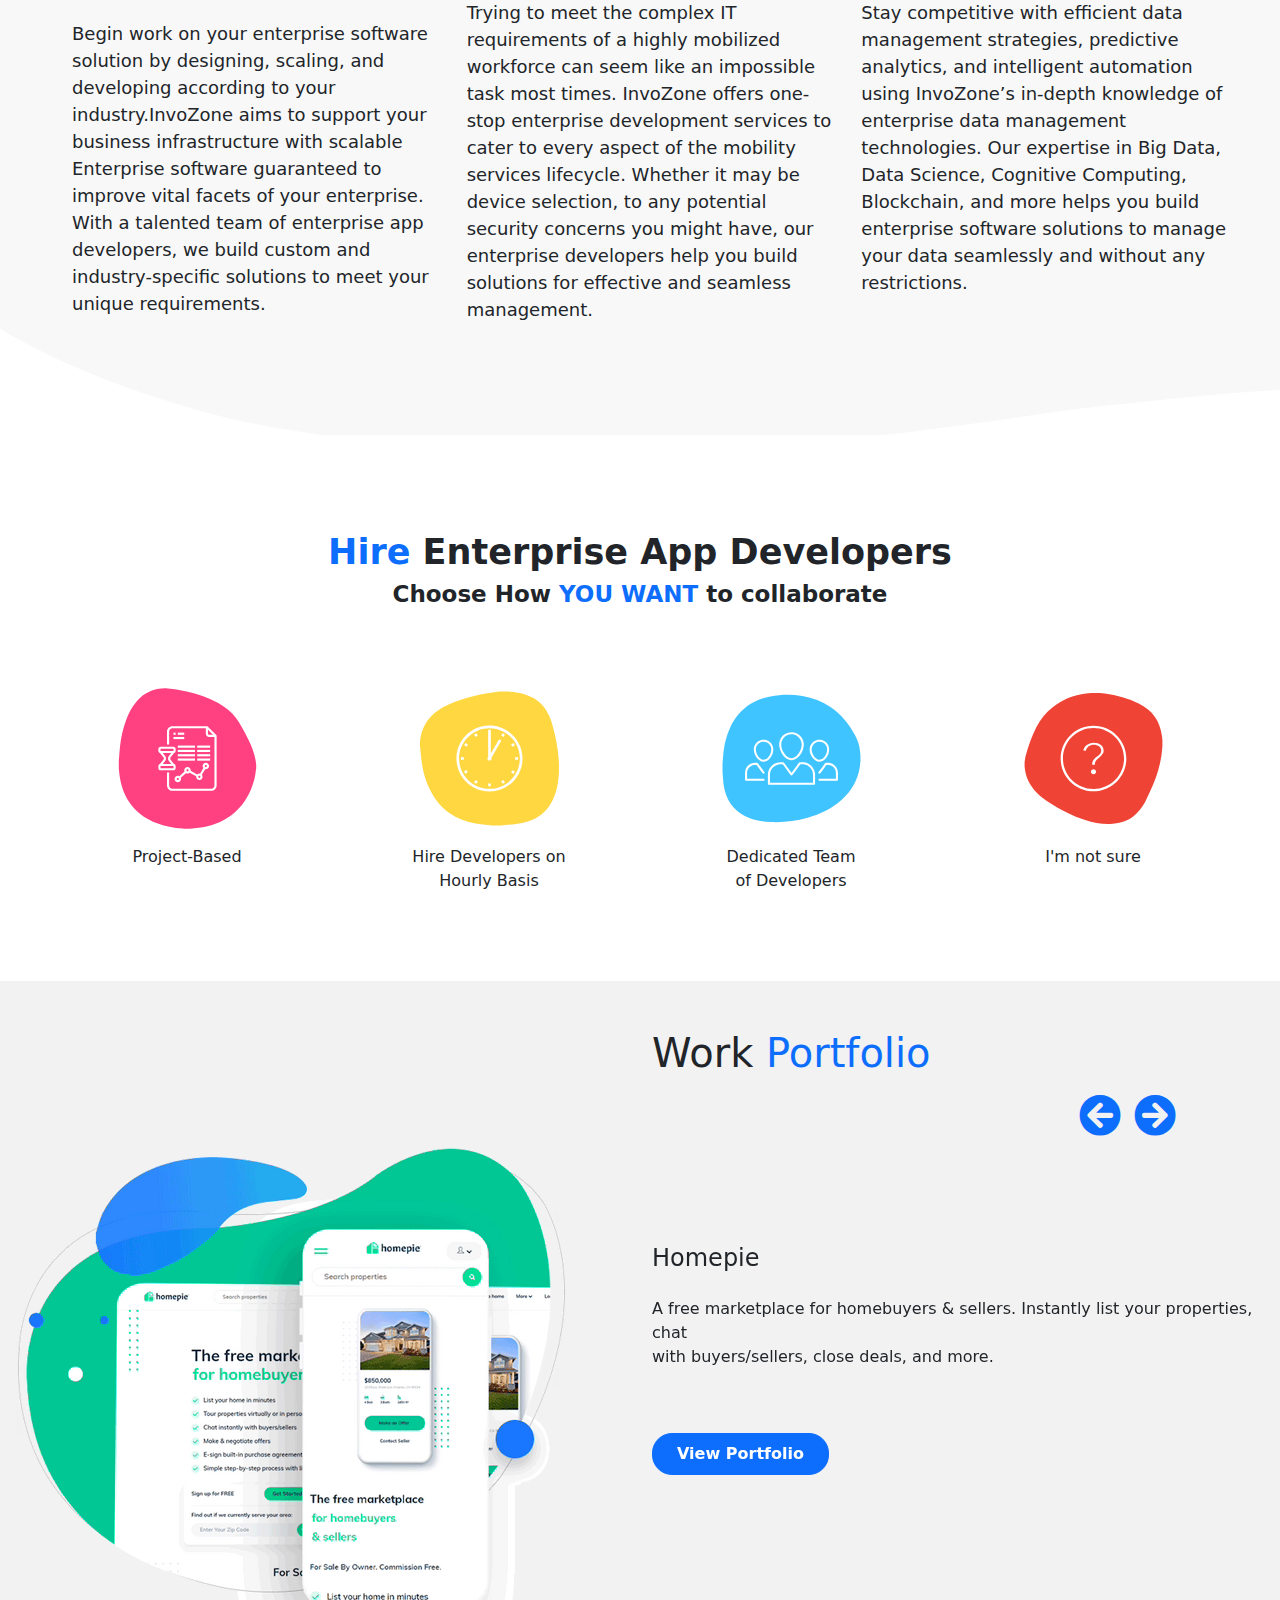
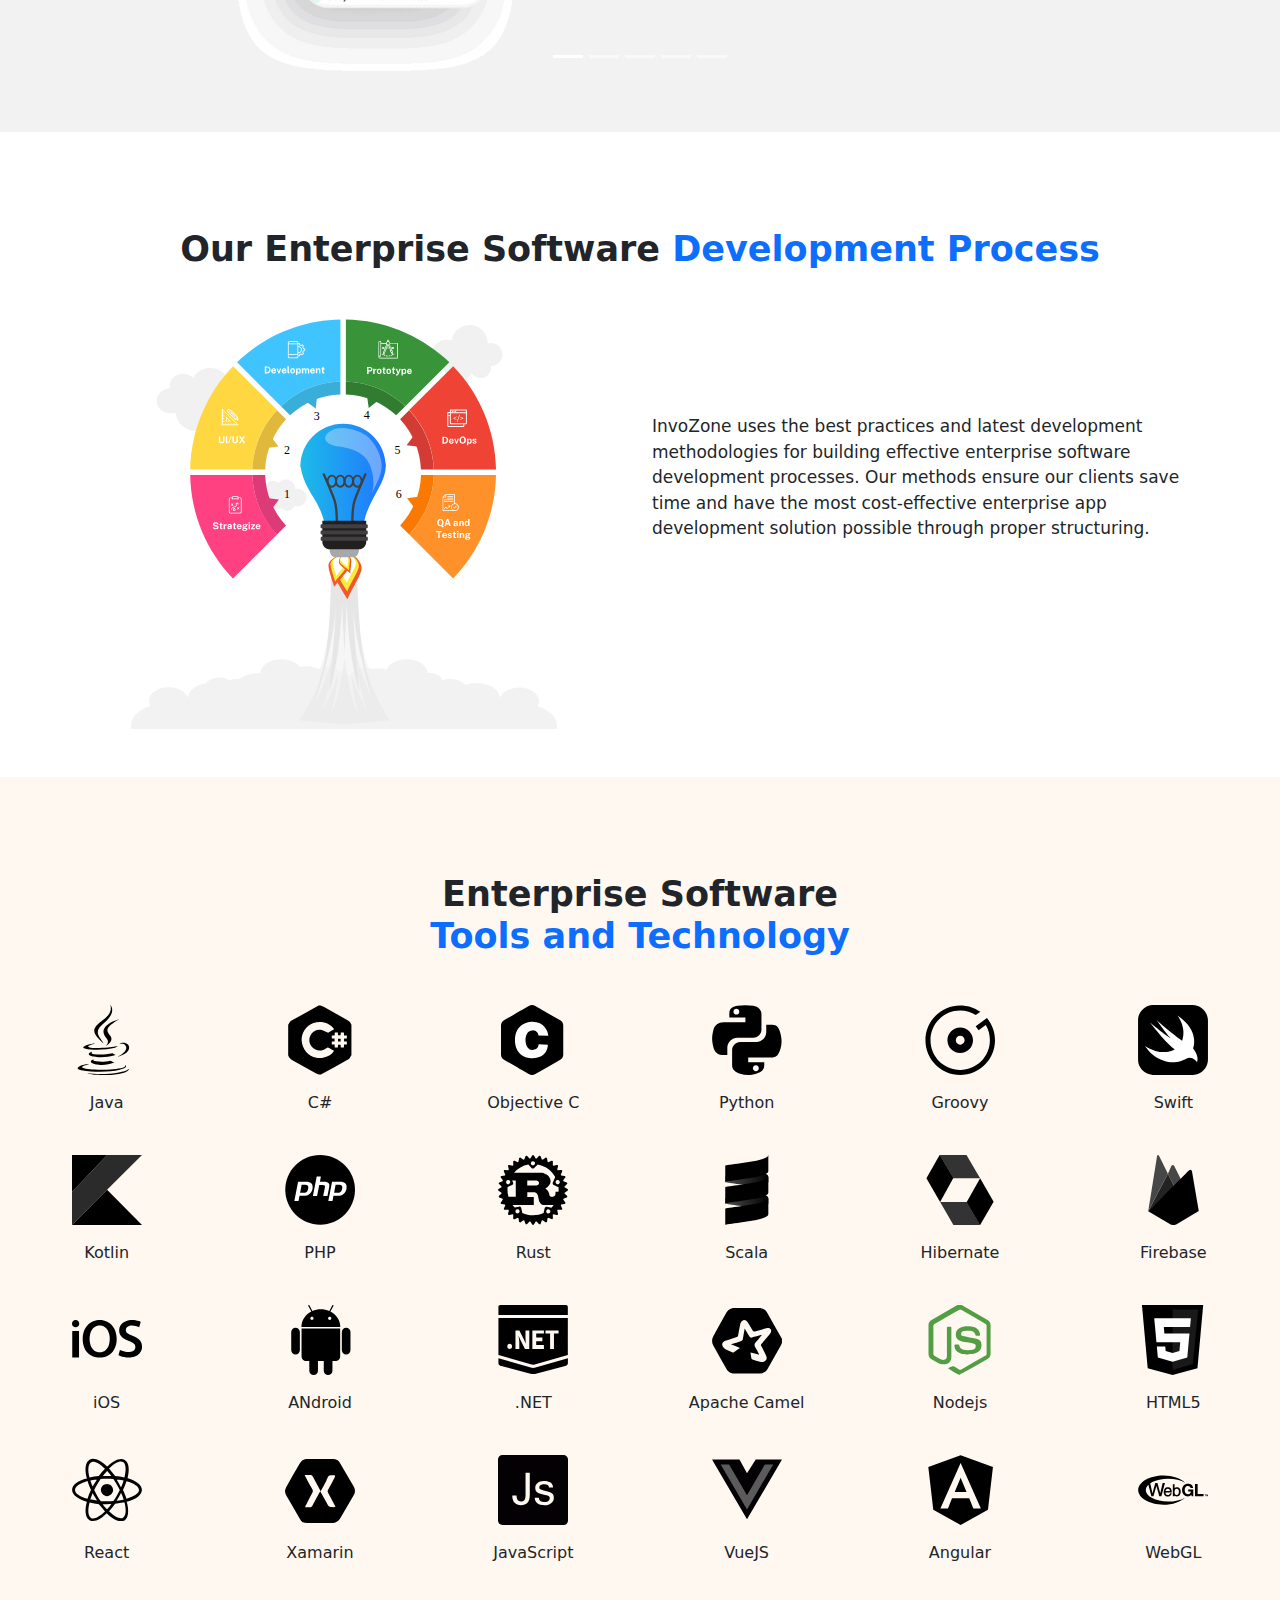
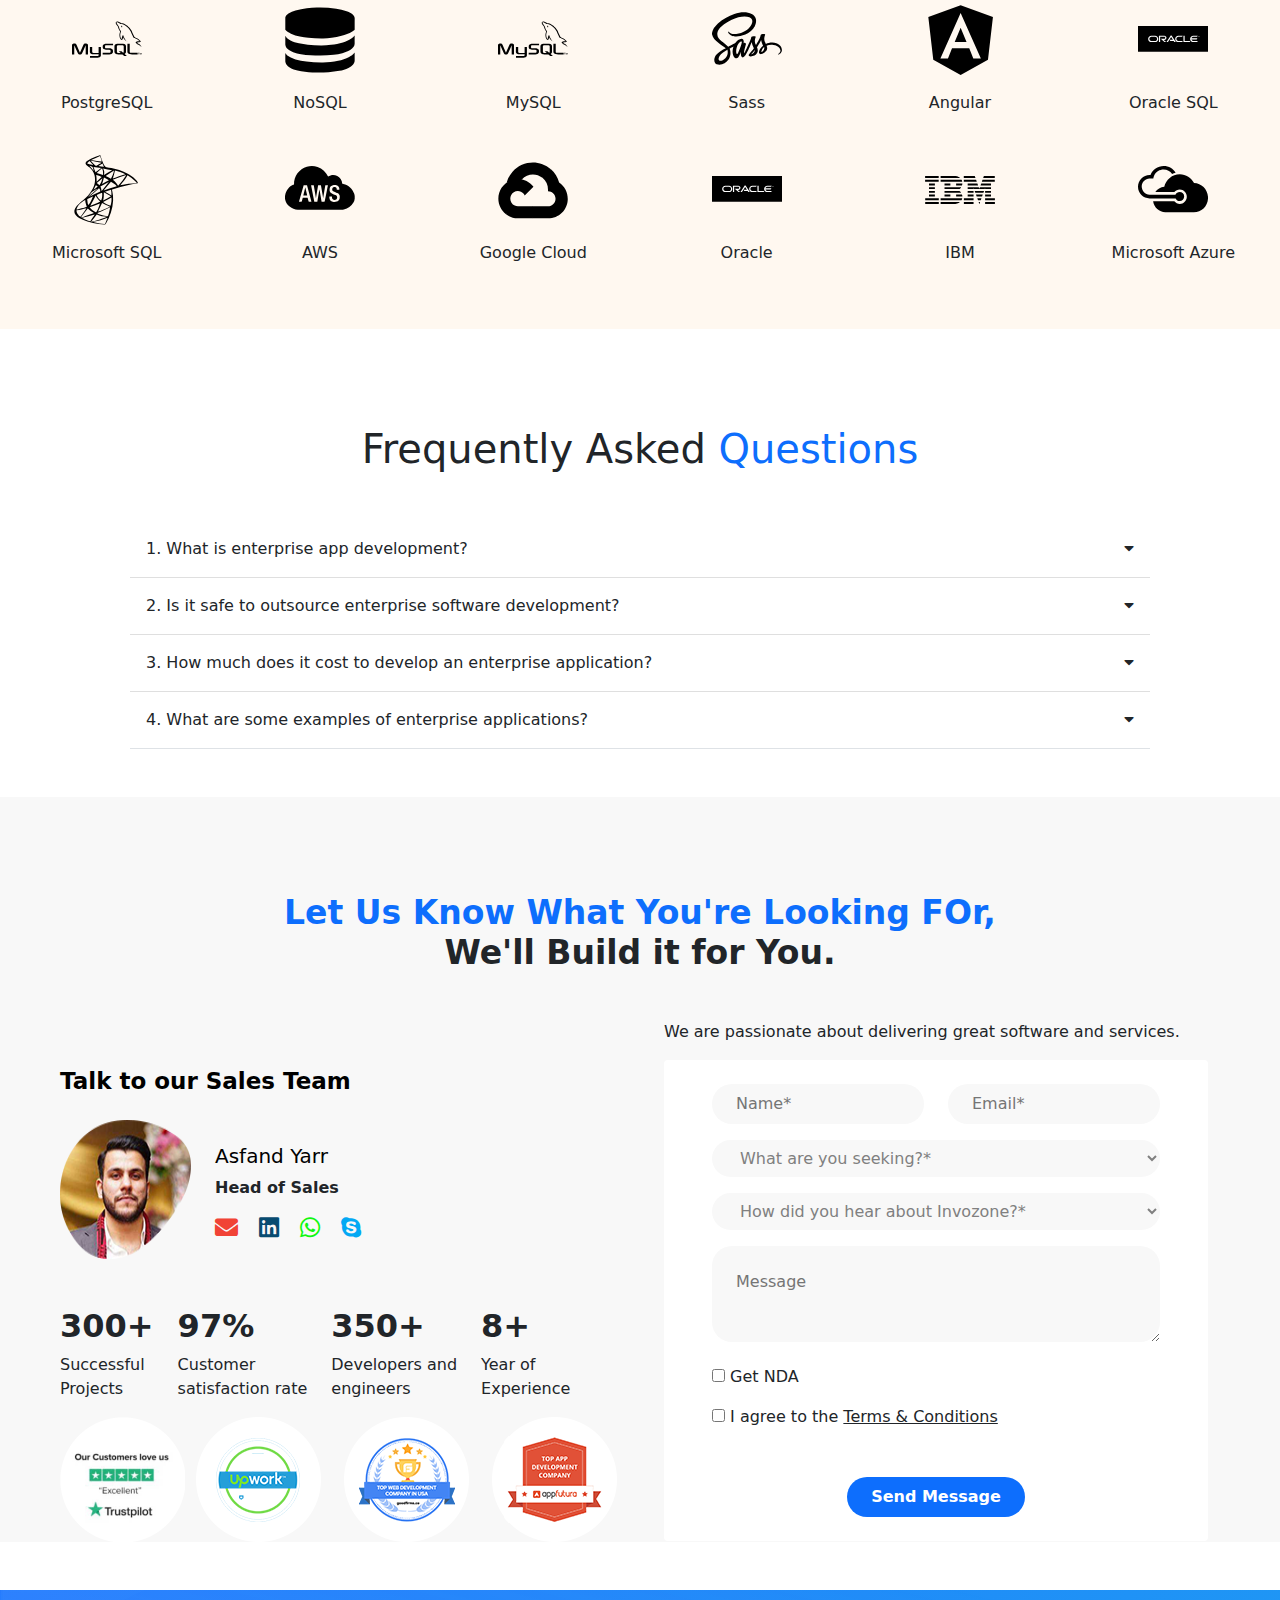
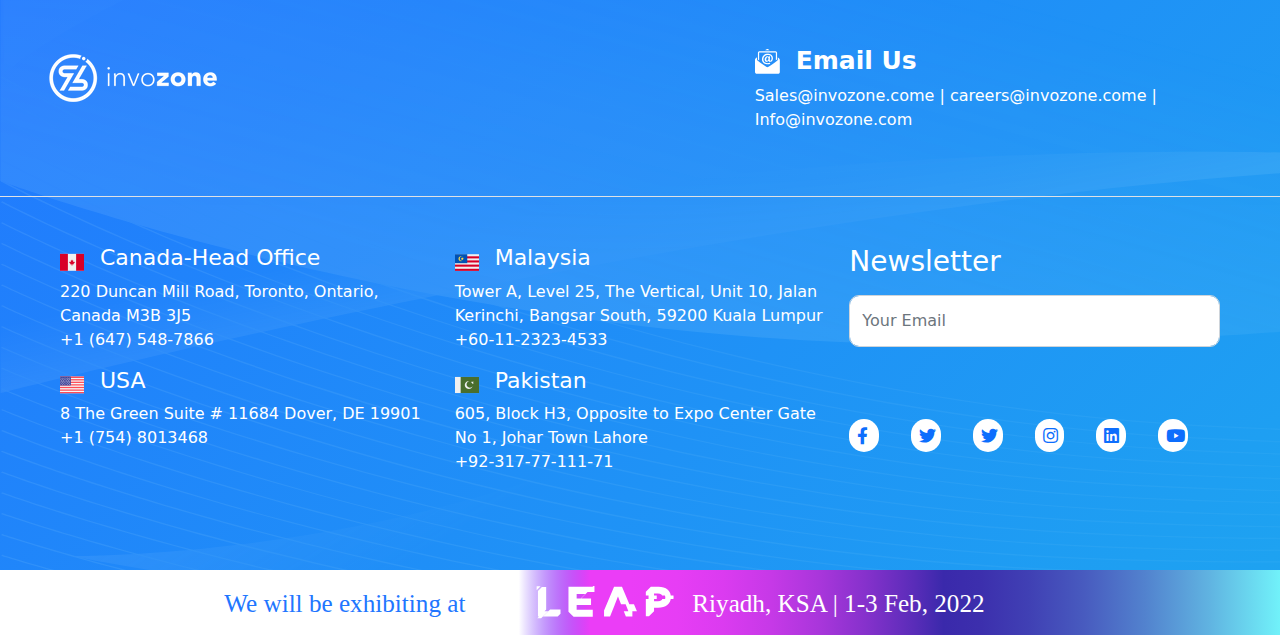
<file: Enterprise.html>
<!DOCTYPE html>
<html>

<head>
    <title>Invozone</title>
    <meta name="viewpoint" content="width=device-width, initial-value=1.0">
    <link rel="stylesheet" type="text/css" href="assets/css/style.css">
    <link rel="stylesheet" type="text/css" href="assets/css/all.min.css">
    <link rel="stylesheet" type="text/css" href="assets/css/bootstrap.min.css">
    <link rel="shortcut-icon" width="16px" height="16px" href="assets/images/capture.png">
    <link rel="stylesheet" type="text/css" href="assets/css/owl.carousel.min.css">
</head>

<body>

    <Section class="nav_section">
        <nav class="navbar navbar-expand-lg navbar-dark bg-primary">
            <div class="container-fluid">
                <a class="navbar-brand" href="index.html">
                    <img src="assets/images/InvoZone_Logo.webp" class="ps-4" alt="Image not Found">
                </a>

                <button class="navbar-toggler" data-bs-toggle="collapse" data-bs-target="#navbarSupportedContent"
                    aria-controls="navbarSupportedContent" aria-expanded="false" aria-label="Navigation_button">
                    <span class="navbar-toggler-icon"></span>
                </button>

                <div class="collapse navbar-collapse" id="navbarSupportedContent">
                    <ul class="navbar-nav ms-auto">
                        <li class="nav-item dropdown">
                            <a class="nav-link dropdown-toggle text-white me-3" data-bs-toggle="dropdown"
                                id="services_Dropdown" href="#">Services</a>
                            <div class="dropdown-menu" aria-labelledby="services_Dropdown">
                                <section class="d-flex ps-5 pt-4 pe-4 pb-3">
                                    <div>
                                        <div class="d-flex dropdown-item border-bottom pb-2 services_menu">
                                            <img src="assets/images/Web-Design-Development-Services.svg" class="me-3"
                                                width="40px" alt="Image not found">
                                            <div class="pt-2">
                                                <a class="servcies_a text-dark" href="#">Web Design and Development</a>
                                            </div>
                                        </div>

                                        <div class="d-flex dropdown-item border-bottom pb-2 services_menu">
                                            <img src="assets/images/Mobile-app-Development-Services.svg" class="me-3"
                                                width="40px" alt="Image not found">
                                            <div class="pt-2">
                                                <a class="servcies_a text-dark" href="#">Mobile App Development
                                                    Services</a>
                                            </div>
                                        </div>

                                        <div class="d-flex dropdown-item border-bottom pb-4 services_menu">
                                            <img src="assets/images/Enterprise-App-Development-Services.svg"
                                                class="me-3" width="40px" alt="Image not found">
                                            <div class="pt-2">
                                                <a class="servcies_a text-dark" href="#">Enterprise App Development</a>
                                            </div>
                                        </div>

                                        <div class="d-flex dropdown-item border-bottom pb-2 services_menu">
                                            <img src="assets/images/Software-Quality-Assurance-Services.svg"
                                                class="me-3" width="40px" alt="Image not found">
                                            <div class="pt-2">
                                                <a class="servcies_a text-dark" href="#">Software Quality Assurance</a>
                                            </div>
                                        </div>

                                    </div>

                                    <!-- Second column start from here -->
                                    <div class="ms-4">
                                        <div class="d-flex dropdown-item border-bottom pb-2 services_menu">
                                            <img src="assets/images/DevOps-Services.svg" class="me-3" width="40px"
                                                alt="Image not found">
                                            <div class="pt-2">
                                                <a class="servcies_a text-dark" href="#">Dev Ops</a>
                                            </div>
                                        </div>

                                        <div class="d-flex dropdown-item border-bottom pb-2 services_menu">
                                            <img src="assets/images/Data-Scraping-Services.svg" class="me-3"
                                                width="40px" alt="Image not found">
                                            <div class="pt-2">
                                                <a class="servcies_a text-dark" href="#">Data Scraping</a>
                                            </div>
                                        </div>

                                        <div class="d-flex dropdown-item border-bottom pb-4 services_menu">
                                            <img src="assets/images/Big-Data-Services.svg" class="me-3" width="40px"
                                                alt="Image not found">
                                            <div class="pt-2">
                                                <a class="servcies_a text-dark" href="#">Big Data</a>
                                            </div>
                                        </div>

                                        <div class="d-flex dropdown-item border-bottom pb-2 services_menu">
                                            <img src="assets/images/IoT-Development-Services.svg" class="me-3"
                                                width="40px" alt="Image not found">
                                            <div class="pt-2">
                                                <a class="servcies_a text-dark" href="#">loT Development</a>
                                            </div>
                                        </div>

                                    </div>

                                    <div class="ms-4">
                                        <div class="d-flex dropdown-item border-bottom pb-2 services_menu">
                                            <img src="assets/images/Software-Project-managment-Services.svg"
                                                class="me-3" width="40px" alt="Image not found">
                                            <div class="pt-2">
                                                <a class="servcies_a text-dark" href="#">Software Project Management</a>
                                            </div>
                                        </div>

                                        <div class="d-flex dropdown-item border-bottom pb-2 services_menu">
                                            <img src="assets/images/Technical-Support-Services.svg" class="me-3"
                                                width="40px" alt="Image not found">
                                            <div class="pt-2">
                                                <a class="servcies_a text-dark" href="#">Technical Support Services</a>
                                            </div>
                                        </div>

                                        <div class="d-flex dropdown-item border-bottom pb-4 services_menu">
                                            <img src="assets/images/UX-Branding-Services.svg" class="me-3" width="40px"
                                                alt="Image not found">
                                            <div class="pt-2">
                                                <a class="servcies_a text-dark" href="#">UI/UX Design</a>
                                            </div>
                                        </div>

                                        <div class="align-right mt-5">
                                            <a class="servcies_a text-dark" href="#">
                                                <!-- <button class="btn btn-primary me-2  btn_viewAll px-4 py-2">View All</button> -->
                                                <button class="btn btn-primary btn_viewAll px-4 py-2">View_All</button>
                                            </a>
                                        </div>

                                    </div>
                                </section>
                            </div>
                        </li>

                        <li class="nav-item dropdown">
                            <a class="nav-link text-white me-3 dropdown-toggle" data-bs-toggle="dropdown"
                                id="industries_dropdown" href="#">Industries</a>
                            <div class="dropdown-menu" aria-labelledby="industries_dropdown">
                                <section class="d-flex ps-5 pt-4 pe-4 pb-3">
                                    <div>
                                        <div class="d-flex dropdown-item border-bottom pb-2 services_menu">
                                            <img src="assets/images/Ecommerce-Industry-1.svg" class="me-3" width="40px"
                                                alt="Image not found">
                                            <div class="pt-2">
                                                <a class="servcies_a text-dark" href="#">E-Commerce</a>
                                            </div>
                                        </div>

                                        <div class="d-flex dropdown-item border-bottom pb-2 services_menu">
                                            <img src="assets/images/Inline-Retail-Industry.svg" class="me-3"
                                                width="40px" alt="Image not found">
                                            <div class="pt-2">
                                                <a class="servcies_a text-dark" href="#">Food & Grocery</a>
                                            </div>
                                        </div>

                                        <div class="d-flex dropdown-item border-bottom pb-2 services_menu">
                                            <img src="assets/images/Education-Industry-1.svg" class="me-3" width="40px"
                                                alt="Image not found">
                                            <div class="pt-2">
                                                <a class="servcies_a text-dark" href="#">Education</a>
                                            </div>
                                        </div>
                                    </div>
                                    <!-- Second column  -->
                                    <div class="ms-4">
                                        <div class="d-flex dropdown-item border-bottom pb-2 services_menu">
                                            <img src="assets/images/On-Demand-Services-Industry-1.svg" class="me-3"
                                                width="40px" alt="Image not found">
                                            <div class="pt-2">
                                                <a class="servcies_a text-dark" href="#">On Demand Services</a>
                                            </div>
                                        </div>

                                        <div class="d-flex dropdown-item border-bottom pb-2 services_menu">
                                            <img src="assets/images/Health-Care-Industry-1.svg" class="me-3"
                                                width="40px" alt="Image not found">
                                            <div class="pt-2">
                                                <a class="servcies_a text-dark" href="#">Healthcare</a>
                                            </div>
                                        </div>

                                    </div>
                                    <!-- third column -->
                                    <div class="ms-3">
                                        <div class="d-flex dropdown-item border-bottom pb-2 services_menu">
                                            <img src="assets/images/Fintech-Industry-1.svg" class="me-3" width="40px"
                                                alt="Image not found">
                                            <div class="pt-2">
                                                <a class="servcies_a text-dark" href="#">Fintech</a>
                                            </div>
                                        </div>

                                        <div class="d-flex dropdown-item border-bottom pb-2 services_menu">
                                            <img src="assets/images/Travel-Tourism-Industry.svg" class="me-3"
                                                width="40px" alt="Image not found">
                                            <div class="pt-2">
                                                <a class="servcies_a text-dark" href="#">Travel & Tourism</a>
                                            </div>
                                        </div>

                                        <div class="align-right mt-5">
                                            <a class="servcies_a text-dark" href="#">
                                                <!-- <button class="btn btn-primary me-2  btn_viewAll px-4 py-2">View All</button> -->
                                                <button class="btn btn-primary btn_viewAll px-4 py-2">View_All</button>
                                            </a>
                                        </div>
                                    </div>


                                </section>
                            </div>

                        </li>


                        <li class="nav-item dropdown">
                            <a class="nav-link text-white me-3 dropdown-toggle" data-bs-toggle="dropdown"
                                id="developers_dropdown" href="#">Dedicated Developers</a>
                            <div class="dropdown-menu" aria-labelledby="developers_dropdown">
                                <section class="d-flex ps-5 pt-4 pe-4 pb-3">
                                    <div>
                                        <div class="d-flex dropdown-item border-bottom pb-2 services_menu">
                                            <img src="assets/images/Hire-a-elixir-developer.svg" class="me-3"
                                                width="40px" alt="Image not found">
                                            <div class="pt-2">
                                                <a class="servcies_a text-dark" href="#">Elixir Developers</a>
                                            </div>
                                        </div>
                                    </div>
                                    <div>
                                        <div class="align-right mt-5">
                                            <a class="servcies_a text-dark" href="#">
                                                <!-- <button class="btn btn-primary me-2  btn_viewAll px-4 py-2">View All</button> -->
                                                <button class="btn btn-primary btn_viewAll px-4 py-2">View_All</button>
                                            </a>
                                        </div>
                                    </div>

                                </section>
                            </div>
                        </li>

                        <li class="nav-item dropdown">
                            <a class="nav-link text-white me-3 dropdown-toggle" data-bs-toggle="dropdown"
                                id="content_dropdown" href="#">Content Hub</a>
                            <div class="dropdown-menu" aria-labelledby="content_dropdown">
                                <section class="ps-4 pt-3 pe-4 pb-4">
                                    <div class="d-flex dropdown-item border-bottom pb-2 services_menu">
                                        <img src="assets/images/Blog-Content-Hub-1.svg" class="me-3" width="40px"
                                            alt="Image not found">
                                        <div class="pt-2">
                                            <a class="servcies_a text-dark" href="#">Blog</a>
                                        </div>
                                    </div>

                                    <div class="d-flex dropdown-item border-bottom pb-2 services_menu">
                                        <img src="assets/images/Tech-News-Content-Hub-1.svg" class="me-3" width="40px"
                                            alt="Image not found">
                                        <div class="pt-2">
                                            <a class="servcies_a text-dark" href="#">Tech News</a>
                                        </div>
                                    </div>

                                    <div class="d-flex dropdown-item border-bottom pb-2 services_menu">
                                        <img src="assets/images/ebook-1.svg" class="me-3" width="40px"
                                            alt="Image not found">
                                        <div class="pt-2">
                                            <a class="servcies_a text-dark" href="#">E-books</a>
                                        </div>
                                    </div>
                                </section>
                            </div>
                        </li>

                        <li class="nav-item dropdown">
                            <a class="nav-link text-white me-3 dropdown-toggle" data-bs-toggle="dropdown"
                                id="company_dropdown" href="#">Company</a>
                            <div class="dropdown-menu" aria-labelledby="company_dropdown">
                                <section class="ps-4 pt-2 pe-4 pb-4">
                                    <div class="d-flex dropdown-item border-bottom pb-2 services_menu">
                                        <img src="assets/images/About-Us-Company-1.svg" class="me-3" width="40px"
                                            alt="Image not found">
                                        <div class="pt-2">
                                            <a class="servcies_a text-dark" href="#">About Us</a>
                                        </div>
                                    </div>

                                    <div class="d-flex dropdown-item border-bottom pb-2 services_menu">
                                        <img src="assets/images/Careers-Company-1.svg" class="me-3" width="40px"
                                            alt="Image not found">
                                        <div class="pt-2">
                                            <a class="servcies_a text-dark" href="#">Careers</a>
                                        </div>
                                    </div>

                                    <div class="d-flex dropdown-item border-bottom pb-2 services_menu">
                                        <img src="assets/images/Portfolio-icon.svg" class="me-3" width="40px"
                                            alt="Image not found">
                                        <div class="pt-2">
                                            <a class="servcies_a text-dark" href="#">Portfolio</a>
                                        </div>
                                    </div>
                                </section>

                            </div>
                        </li>

                        <li class="nav-item">
                            <a class="nav-link text-white me-4" href="#">Pricing</a>
                        </li>

                        <li class="nav-item">
                            <button class="me-5 nav_contact px-3 py-2"><b>Contact Us</b></button>
                        </li>
                    </ul>
                </div>
            </div>
        </nav>
    </Section>



    <section class="Enterprise_header_part">
        <div class="container-fluid">
            <div class="row mx-5 mt-5">
                <div class="col-12 col-sm-12 col-md-6 col-lg-6 col-xl-6">
                    <h1 class="pt-5 text-dark"><b>Leading Enterprise<br>Software Development Company</b></h1>
                    <h5 class="pt-4">Tap in cutting edge enterprise software development to increase
                        operational efficiency</h5>
                    <ul class="pt-5 text-primary list-unstyled">
                        <li class="d-flex"><i class="fas fa-circle text-primary me-4 pt-2"></i>
                            <p class="text-dark">Develop custom enterprise software for industry-specific needs.</p>
                        </li>

                        <li class="d-flex"><i class="fas fa-circle text-primary me-4 pt-2"></i>
                            <p class="text-dark">
                                Seamlessly integrate data with corporate systems and external applications.</p>
                        </li>

                        <li class="d-flex"><i class="fas fa-circle text-primary me-4 pt-2"></i>
                            <p>Cut through complexity with innovative enterprise software development.
                            </p>
                        </li>
                    </ul>

                    <button class="btn btn-primary mt-4 px-4 py-2"><b>Discuss your Project</b></button>
                </div>
                <div class="col-12 col-sm-12 col-md-6 col-lg-6 col-xl-6 pt-5 text-center">
                    <img src="assets/images/enterprise-application-development.png" class="w-75 pt-5"
                        alt="image not found">
                </div>
            </div>
        </div>
    </section>

    <section class="Enterprise_software_part">
        <div class="container-fluid px-5 pb-5">
            <div class="header_part pt-5 ps-4">
                <h1 class="text-dark pt-5"><b>Enterprise <span class="text-primary">Software<br>Development
                            Services </span>We Offer</b></h1>
                <p class="text-dark">Our expertise as the foremost enterprise software and app development company
                    ensures seamless integration of existing infrastructure<br>into modern platforms.</p>
            </div>


            <div class=" row ps-4 mt-5 pb-5">
                <div class="col-12 col-sm-12 col-md-4 col-lg-4 col-xl-4">
                    <img src="assets/images/enterprise1.svg" class="mt-4" alt="Image not found">
                    <h5 class="text-dark pt-4"><b>Enterprise Application Integration</b></h5>
                    <p class="justify-content-center pt-2">Launching your latest mobile strategy becomes so much easier
                        when you have a comprehensive enterprise application that is fitting all your needs. Let us help
                        you improve your software infrastructure with carefully crafted micro services, reliable API,
                        and data integration. Kick start your unique business strategy with our thorough and
                        all-encompassing enterprise application development.</p>
                </div>

                <div class="col-12 col-sm-12 col-md-4 col-lg-4 col-xl-4">
                    <img src="assets/images/enterprise2.svg" class="mt-4" alt="Image not found">
                    <h5 class="text-dark pt-4"><b>Enterprise Mobile App Development</b></h5>
                    <p class="justify-content-center pt-2">Accelerate enterprise activities, streamline business
                        processes, and improve ROI by partnering with us to develop your enterprise mobile application.
                        We offer enterprise application development services including custom, pre-packaged, and hosted
                        applications that support all leading operating systems and cloud platforms.</p>
                </div>

                <div class="col-12 col-sm-12 col-md-4 col-lg-4 col-xl-4">
                    <img src="assets/images/enterprise3.svg" class="mt-4" alt="Image not found">
                    <h5 class="text-dark pt-4"><b>Enterprise Web App Development</b></h5>
                    <p class="justify-content-center pt-2">Leverage our technical expertise and industry-specific
                        knowledge to scale and automate your business processes. Being a leading enterprise software
                        development company, InvoZone offers a full spectrum of enterprise web app development. Our
                        enterprise app developers help you develop, design, and implement omnichannel enterprise
                        solutions.
                    </p>
                </div>

                <div class="col-12 col-sm-12 col-md-4 col-lg-4 col-xl-4">
                    <img src="assets/images/enterprise4.svg" class="mt-4" alt="Image not found">
                    <h5 class="text-dark pt-4"><b>Enterprise Application Development Services</b></h5>
                    <p class="justify-content-center pt-2">Begin work on your enterprise software solution by designing,
                        scaling, and developing according to your industry.InvoZone aims to support your business
                        infrastructure with scalable Enterprise software guaranteed to improve vital facets of your
                        enterprise. With a talented team of enterprise app developers, we build custom and
                        industry-specific solutions to meet your unique requirements.</p>
                </div>

                <div class="col-12 col-sm-12 col-md-4 col-lg-4 col-xl-4">
                    <img src="assets/images/Enterprise5.svg" class="mt-4" alt="Image not found">
                    <h5 class="text-dark pt-4"><b>Enterprise Mobility Sevices</b></h5>
                    <p class="justify-content-center pt-2">Trying to meet the complex IT requirements of a highly
                        mobilized workforce can seem like an impossible task most times. InvoZone offers one-stop
                        enterprise development services to cater to every aspect of the mobility services lifecycle.
                        Whether it may be device selection, to any potential security concerns you might have, our
                        enterprise developers help you build solutions for effective and seamless management.</p>
                </div>

                <div class="col-12 col-sm-12 col-md-4 col-lg-4 col-xl-4">
                    <img src="assets/images/Enterprise6.svg" class="mt-4" alt="Image not found">
                    <h5 class="text-dark pt-4"><b>Enterprise Data Management</b></h5>
                    <p class="justify-content-center pt-2">Stay competitive with efficient data management strategies,
                        predictive analytics, and intelligent automation using InvoZone’s in-depth knowledge of
                        enterprise data management technologies. Our expertise in Big Data, Data Science, Cognitive
                        Computing, Blockchain, and more helps you build enterprise software solutions to manage your
                        data seamlessly and without any restrictions.</p>
                </div>


            </div>
        </div>
    </section>

    <section class="EnterpriseApp_Part mt-5">
        <div class="container-fluid px-5 pt-5">
            <div class="header_part text-center">
                <h1 class="text-primary"><b>Hire <span class="text-dark">Enterprise App Developers</span></b></h1>
                <h4 class="text-dark"><b>Choose How <span class="text-primary">YOU WANT</span> to collaborate</b></h4>
            </div>

            <div class="body_part pt-5">
                <div class="row">
                    <div class="col-12 col-sm-12 col-md-3 col-lg-3 col-xl-3 background_shadow">
                        <div class="bg-white text-center py-4">
                            <img src="assets/images/collaboration-project-based-3685b138a850f13df14803918ace6919.svg"
                                class="w-50" alt="image not found">
                            <p class="pt-3">Project-Based</p>
                        </div>
                    </div>

                    <div class="col-12 col-sm-12 col-md-3 col-lg-3 col-xl-3 background_shadow">
                        <div class="bg-white text-center py-4">
                            <img src="assets/images/collaboration2.svg" class="w-50" alt="image not found">
                            <p class="pt-3">Hire Developers on<br> Hourly Basis</p>
                        </div>
                    </div>

                    <div class="col-12 col-sm-12 col-md-3 col-lg-3 col-xl-3 background_shadow">
                        <div class="bg-white text-center py-4">
                            <img src="assets/images/collaboration3.svg" class="w-50" alt="image not found">
                            <p class="pt-3">Dedicated Team<br> of Developers</p>
                        </div>
                    </div>

                    <div class="col-12 col-sm-12 col-md-3 col-lg-3 col-xl-3 background_shadow">
                        <div class="bg-white text-center py-4">
                            <img src="assets/images/collaboration4.svg" class="w-50" alt="image not found">
                            <p class="pt-3">I'm not sure</p>
                        </div>
                    </div>
                </div>
            </div>
        </div>
    </section>


    <section class="Enterprise_portfolio_part mt-5">
        <div class="container-fluid pt-5 pb-5">
            <div class="row">
                <div class="col-6">

                </div>
                <div class="col-6">
                    <h1 class="Enterprise_portfilio_heading">
                        Work <span class="text-primary">Portfolio</span>
                    </h1>
                </div>
            </div>

            <div class="carousel_part">
                <div id="main_carousel" class="carousel slide" data-ride="carousel">
                    <div class="row">
                        <div class="col-12 col-sm-12 col-md-6 col-lg-6 col-xl-6">

                        </div>

                        <div class="col-12 col-sm-12 col-md-6 col-lg-6 col-xl-6">
                            <div class="row px-0">
                                <div class="col-12 col-sm-12 col-md-8 col-lg-8 col-xl-8">
                                    <ol class="carousel-indicators">
                                        <li data-bs-target="#main_carousel" data-bs-slide="0"
                                            class="active text-primary"></li>
                                        <li data-bs-target="#main_carousel" data-bs-slide="1"></li>
                                        <li data-bs-target="#main_carousel" data-bs-slide="2"></li>
                                        <li data-bs-target="#main_carousel" data-bs-slide="3"></li>
                                        <li data-bs-target="#main_carousel" data-bs-slide="4"></li>

                                    </ol>
                                </div>

                                <div class="col-12 col-sm-12 col-md-4 col-lg-4 col-xl-4">
                                    <a class="carousel-control-prev" href="#main_carousel" data-bs-slide="prev"
                                        role="button"></a>
                                    <span class="carousel_Arrow me-2"><i
                                            class="fas fa-arrow-circle-left text-primary "></i></span>

                                    <a class="carousel-control-next" href="#main_carousel" data-bs-slide="next"
                                        role="button"></a>
                                    <span class="carousel_Arrow"><i
                                            class="fas fa-arrow-circle-right text-primary"></i></span>
                                </div>
                            </div>
                        </div>
                    </div>
                    <div class="carousel-inner">
                        <div class="carousel-item active">
                            <div class="row">

                                <div class="col-12 col-sm-12 col-md-6 col-lg-6 col-xl-6 text-center">
                                    <img src="assets/images/Homepie (1).png" class="img-fluid" alt="Image not found">
                                </div>

                                <div class="col-12 col-sm-12 col-md-6 col-lg-6 col-xl-6 mt-5">
                                    <h4 class="pt-5">Homepie</h4>
                                    <p class="mt-4">A free marketplace for homebuyers & sellers. Instantly list your
                                        properties, chat<br>
                                        with buyers/sellers, close deals, and more.</p>

                                    <button class="btn btn-primary mt-5 py-2 px-4 "><b>View Portfolio</b></button>
                                </div>
                            </div>
                        </div>

                        <div class="carousel-item">
                            <div class="row">
                                <div class="col-12 col-sm-12 col-md-6 col-lg-6 col-xl-6 text-center">
                                    <img src="assets/images/Anakeed-Mart.png" class="img-fluid" alt="Image not found">
                                </div>

                                <div class="col-12 col-sm-12 col-md-6 col-lg-6 col-xl-6 mt-5">
                                    <h4 class="pt-5">Anakeed Mart</h4>
                                    <p class="mt-4">An online grocery shopping platform based in Saudi Arabia for
                                        providing high<br>quality, organic products such as fruits and vegetables
                                        straight
                                        to your doorstep.</p>

                                    <button class="btn btn-primary mt-5 py-2 px-4 "><b>View Portfolio</b></button>
                                </div>
                            </div>
                        </div>

                        <div class="carousel-item">
                            <div class="row">
                                <div class="col-12 col-sm-12 col-md-6 col-lg-6 col-xl-6 text-center">
                                    <img src="assets/images/Column.png" class="img-fluid" alt="Image not found">
                                </div>

                                <div class="col-12 col-sm-12 col-md-6 col-lg-6 col-xl-6 mt-5">
                                    <h4 class="pt-5">Column</h4>
                                    <p class="mt-4">A collaborative public notice platform helping journalists,
                                        governments, and legal<br>entities to distribute public interest information.
                                    </p>

                                    <button class="btn btn-primary mt-5 py-2 px-4 "><b>View Portfolio</b></button>
                                </div>
                            </div>
                        </div>


                        <div class="carousel-item">
                            <div class="row">
                                <div class="col-12 col-sm-12 col-md-6 col-lg-6 col-xl-6 text-center">
                                    <img src="assets/images/Tunevu-2.png" class="img-fluid" alt="Image not found">
                                </div>

                                <div class="col-12 col-sm-12 col-md-6 col-lg-6 col-xl-6 mt-5">
                                    <h4 class="pt-5">Tunevu</h4>
                                    <p class="mt-4">Tunevu is an online podcasting platform providing an engaging
                                        interactive<br> experience.</p>

                                    <button class="btn btn-primary mt-5 py-2 px-4 "><b>View Portfolio</b></button>
                                </div>
                            </div>
                        </div>
                    </div>



                </div>

            </div>
        </div>
    </section>


    <section class="Enterprise_software mt-5">
        <div class="container-fluid">
            <div class="Enterprise_software_header text-center pt-5 px-5">
                <h1 class="text-dark"><b>Our Enterprise Software <span class="text-primary">Development
                            Process</span></b></h1>
            </div>

            <div class="Enterprise_software_body mt-5">
                <div class="row px-5">
                    <div class="col-12 col-sm-12 col-md-6 col-lg-6 col-xl-6 text-center">
                        <img src="assets/images/Mobile-Application-Development-Mobile.svg" class="w-75 align-center"
                            alt="Image not found">
                    </div>

                    <div class="col-12 col-sm-12 col-md-6 col-lg-6 col-xl-6 mt-5 pt-5">
                        <p>InvoZone uses the best practices and latest development methodologies for building effective
                            enterprise software development processes. Our methods ensure our clients save time and have
                            the most cost-effective enterprise app development solution possible through proper
                            structuring.</p>
                    </div>
                </div>
            </div>
        </div>
    </section>


    <section class="Enterprise_tools_part">
        <div class="container-fluid mt-5">
            <div class="header_part pt-5 text-center">
                <h1 class="text-dark pt-5"><b>Enterprise Software<br>
                        <span class="text-primary">Tools and Technology</b></span></h1>
            </div>
            <div class="body_part mt-5 pb-5">
                <div class="row text-center">
                    <div class="col-12 col-sm-12 col-md-2 col-lg-2 col-xl-2 text-center">
                        <img src="assets/images/JAVA-1.svg" width="70px" alt="Image not found">
                        <p class="pt-3">Java</p>
                    </div>

                    <div class="col-12 col-sm-12 col-md-2 col-lg-2 col-xl-2 text-center">
                        <img src="assets/images/C.svg" width="70px" alt="Image not found">
                        <p class="pt-3">C#</p>
                    </div>

                    <div class="col-12 col-sm-12 col-md-2 col-lg-2 col-xl-2 text-center">
                        <img src="assets/images/ObjectiveC.svg" width="70px" alt="Image not found">
                        <p class="pt-3">Objective C</p>
                    </div>

                    <div class="col-12 col-sm-12 col-md-2 col-lg-2 col-xl-2 text-center">
                        <img src="assets/images/Python-1.svg" width="70px" alt="Image not found">
                        <p class="pt-3">Python</p>
                    </div>

                    <div class="col-12 col-sm-12 col-md-2 col-lg-2 col-xl-2 text-center">
                        <img src="assets/images/Groovy-1.svg" width="70px" alt="Image not found">
                        <p class="pt-3">Groovy</p>
                    </div>

                    <div class="col-12 col-sm-12 col-md-2 col-lg-2 col-xl-2 text-center">
                        <img src="assets/images/Swift.svg" width="70px" alt="Image not found">
                        <p class="pt-3">Swift</p>
                    </div>

                    <div class="col-12 col-sm-12 col-md-2 col-lg-2 col-xl-2 text-center mt-lg-4">
                        <img src="assets/images/Kotlin.svg" width="70px" alt="Image not found">
                        <p class="pt-3">Kotlin</p>
                    </div>

                    <div class="col-12 col-sm-12 col-md-2 col-lg-2 col-xl-2 text-center mt-lg-4">
                        <img src="assets/images/PHP.svg" width="70px" alt="Image not found">
                        <p class="pt-3">PHP</p>
                    </div>

                    <div class="col-12 col-sm-12 col-md-2 col-lg-2 col-xl-2 text-center mt-lg-4">
                        <img src="assets/images/Rust.svg" width="70px" alt="Image not found">
                        <p class="pt-3">Rust</p>
                    </div>

                    <div class="col-12 col-sm-12 col-md-2 col-lg-2 col-xl-2 text-center mt-lg-4">
                        <img src="assets/images/Scala.svg" width="70px" alt="Image not found">
                        <p class="pt-3">Scala</p>
                    </div>

                    <div class="col-12 col-sm-12 col-md-2 col-lg-2 col-xl-2 text-center mt-lg-4">
                        <img src="assets/images/Hibernate.svg" width="70px" alt="Image not found">
                        <p class="pt-3">Hibernate</p>
                    </div>

                    <div class="col-12 col-sm-12 col-md-2 col-lg-2 col-xl-2 text-center mt-lg-4">
                        <img src="assets/images/Firebase.svg" width="70px" alt="Image not found">
                        <p class="pt-3">Firebase</p>
                    </div>

                    <div class="col-12 col-sm-12 col-md-2 col-lg-2 col-xl-2 text-center mt-lg-4">
                        <img src="assets/images/iOS.svg" width="70px" alt="Image not found">
                        <p class="pt-3">iOS</p>
                    </div>

                    <div class="col-12 col-sm-12 col-md-2 col-lg-2 col-xl-2 text-center mt-lg-4">
                        <img src="assets/images/Android.svg" width="70px" alt="Image not found">
                        <p class="pt-3">ANdroid</p>
                    </div>

                    <div class="col-12 col-sm-12 col-md-2 col-lg-2 col-xl-2 text-center mt-lg-4">
                        <img src="assets/images/Dot-Net.svg" width="70px" alt="Image not found">
                        <p class="pt-3">.NET</p>
                    </div>

                    <div class="col-12 col-sm-12 col-md-2 col-lg-2 col-xl-2 text-center mt-lg-4">
                        <img src="assets/images/Apache-Spark.svg" width="70px" alt="Image not found">
                        <p class="pt-3">Apache Camel</p>
                    </div>

                    <div class="col-12 col-sm-12 col-md-2 col-lg-2 col-xl-2 text-center mt-lg-4">
                        <img src="assets/images/NodeJS.svg" width="70px" alt="Image not found">
                        <p class="pt-3">Nodejs</p>
                    </div>

                    <div class="col-12 col-sm-12 col-md-2 col-lg-2 col-xl-2 text-center mt-lg-4">
                        <img src="assets/images/HTML5.svg" width="70px" alt="Image not found">
                        <p class="pt-3">HTML5</p>
                    </div>

                    <div class="col-12 col-sm-12 col-md-2 col-lg-2 col-xl-2 text-center mt-lg-4">
                        <img src="assets/images/React.svg" width="70px" alt="Image not found">
                        <p class="pt-3">React</p>
                    </div>

                    <div class="col-12 col-sm-12 col-md-2 col-lg-2 col-xl-2 text-center mt-lg-4">
                        <img src="assets/images/Xamarin.svg" width="70px" alt="Image not found">
                        <p class="pt-3">Xamarin</p>
                    </div>

                    <div class="col-12 col-sm-12 col-md-2 col-lg-2 col-xl-2 text-center mt-lg-4">
                        <img src="assets/images/JavaScript.svg" width="70px" alt="Image not found">
                        <p class="pt-3">JavaScript</p>
                    </div>

                    <div class="col-12 col-sm-12 col-md-2 col-lg-2 col-xl-2 text-center mt-lg-4">
                        <img src="assets/images/VueJs.svg" width="70px" alt="Image not found">
                        <p class="pt-3">VueJS</p>
                    </div>

                    <div class="col-12 col-sm-12 col-md-2 col-lg-2 col-xl-2 text-center mt-lg-4">
                        <img src="assets/images/Angular.svg" width="70px" alt="Image not found">
                        <p class="pt-3">Angular</p>
                    </div>

                    <div class="col-12 col-sm-12 col-md-2 col-lg-2 col-xl-2 text-center mt-lg-4">
                        <img src="assets/images/WebGL.svg" width="70px" alt="Image not found">
                        <p class="pt-3">WebGL</p>
                    </div>

                    <div class="col-12 col-sm-12 col-md-2 col-lg-2 col-xl-2 text-center mt-lg-4">
                        <img src="assets/images/MySQL-1.svg" width="70px" alt="Image not found">
                        <p class="pt-3">PostgreSQL</p>
                    </div>

                    <div class="col-12 col-sm-12 col-md-2 col-lg-2 col-xl-2 text-center mt-lg-4">
                        <img src="assets/images/NoSQL.svg" width="70px" alt="Image not found">
                        <p class="pt-3">NoSQL</p>
                    </div>

                    <div class="col-12 col-sm-12 col-md-2 col-lg-2 col-xl-2 text-center mt-lg-4">
                        <img src="assets/images/MySQL-1.svg" width="70px" alt="Image not found">
                        <p class="pt-3">MySQL</p>
                    </div>

                    <div class="col-12 col-sm-12 col-md-2 col-lg-2 col-xl-2 text-center mt-lg-4">
                        <img src="assets/images/Sass.svg" width="70px" alt="Image not found">
                        <p class="pt-3">Sass</p>
                    </div>

                    <div class="col-12 col-sm-12 col-md-2 col-lg-2 col-xl-2 text-center mt-lg-4">
                        <img src="assets/images/Angular.svg" width="70px" alt="Image not found">
                        <p class="pt-3">Angular</p>
                    </div>

                    <div class="col-12 col-sm-12 col-md-2 col-lg-2 col-xl-2 text-center mt-lg-4">
                        <img src="assets/images/Oracal-SQL-1.svg" width="70px" alt="Image not found">
                        <p class="pt-3">Oracle SQL</p>
                    </div>

                    <div class="col-12 col-sm-12 col-md-2 col-lg-2 col-xl-2 text-center mt-lg-4">
                        <img src="assets/images/Microsoft-SQL-1.svg" width="70px" alt="Image not found">
                        <p class="pt-3">Microsoft SQL</p>
                    </div>

                    <div class="col-12 col-sm-12 col-md-2 col-lg-2 col-xl-2 text-center mt-lg-4">
                        <img src="assets/images/Aws.svg" width="70px" alt="Image not found">
                        <p class="pt-3">AWS</p>
                    </div>

                    <div class="col-12 col-sm-12 col-md-2 col-lg-2 col-xl-2 text-center mt-lg-4">
                        <img src="assets/images/Google-Cloud.svg" width="70px" alt="Image not found">
                        <p class="pt-3">Google Cloud</p>
                    </div>

                    <div class="col-12 col-sm-12 col-md-2 col-lg-2 col-xl-2 text-center mt-lg-4">
                        <img src="assets/images/Oracal-SQL-1.svg" width="70px" alt="Image not found">
                        <p class="pt-3">Oracle</p>
                    </div>

                    <div class="col-12 col-sm-12 col-md-2 col-lg-2 col-xl-2 text-center mt-lg-4">
                        <img src="assets/images/IBM-CLoud.svg" width="70px" alt="Image not found">
                        <p class="pt-3">IBM</p>
                    </div>

                    <div class="col-12 col-sm-12 col-md-2 col-lg-2 col-xl-2 text-center mt-lg-4">
                        <img src="assets/images/Microsoft-Azure.svg" width="70px" alt="Image not found">
                        <p class="pt-3">Microsoft Azure</p>
                    </div>

                </div>

            </div>
        </div>
    </section>


    <section class="Enterprise_Question_part mt-5">
        <div class="container pt-5">
            <div class="header_part text-center">
                <h1 class="text-dark mb-5">Frequently Asked <span class="text-primary">Questions</span></h1>
            </div>
            <div class="body_part px-5">
                <ul class="list-group list-group-flush">
                    <li class="list-group-item py-3" data-bs-toggle="collapse" href="#collapseid1" role="button"
                        aria-expanded="false" aria-controls="collapseid1">1. What is enterprise app development?
                        <span class="float-end"><i class="fas fa-caret-down"></i></span>

                        <div class="collapse pt-5" id="collapseid1">
                            <p>Enterprise software development is developing and deploying scalable software
                                applications for companies to support their operational and strategic business
                                initiatives. Some examples of enterprise apps include CRM, Business Analytics, and
                                Business Intelligence systems.</p>
                        </div>
                    </li>
                    <li class="list-group-item py-3" data-bs-toggle="collapse" href="#collapseid2" role="button"
                        aria-expanded="false" aria-controls="collapseid2">2. Is it safe to outsource enterprise software
                        development?
                        <span class="float-end"><i class="fas fa-caret-down"></i></span>

                        <div class="collapse pt-5" id="collapseid2">
                            <p>Usually, enterprise software development requires internal business data and procedures,
                                and disclosing them to anyone is a risky task but it’s totally fine to outsource
                                enterprise software development if you don’t have an in-house software development team.
                                But you should sign a non-disclosure agreement (NDA) with the vendor you are going to
                                outsource.</p>
                        </div>
                    </li>
                    <li class="list-group-item py-3" data-bs-toggle="collapse" href="#collapseid3" role="button"
                        aria-expanded="false" aria-controls="collapseid3">3. How much does it cost to develop an
                        enterprise application?
                        <span class="float-end"><i class="fas fa-caret-down"></i></span>
                        <div class="collapse pt-5" id="collapseid3">
                            <p>Enterprise application development is a bit different from any other software or app
                                development. It usually takes more time than the traditional software because it’s built
                                for your organization specifically to cater to your specific needs. So, it’s difficult
                                to give an exact price. It’s better to get an estimate from an outsourcing company
                                before you outsource.</p>
                        </div>
                    </li>
                    <li class="list-group-item py-3 border-bottom" data-bs-toggle="collapse" href="#collapseid4"
                        role="button" aria-expanded="false" aria-controls="collapseid4">4. What are some examples of
                        enterprise applications?
                        <span class="float-end"><i class="fas fa-caret-down"></i></span>

                        <div class="collapse pt-5" id="collapseid4">
                            <p>
                                Here are the top 7 enterprise app examples: Enterprise Resource Planning (ERP)
                                solutions, Customer Relationship Management (CRM) systems, Supply Chain Management
                                solutions, Marketing Automation, Human Resource Management (HRM) solutions, Business
                                Intelligence (BI), and Business Process Automation solutions.
                            </p>
                        </div>
                    </li>
                </ul>
            </div>
        </div>
    </section>


    <section class="EnterpriseletUsKnow_part ">
        <div class="container-fluid my-5">
            <div class="EnterpriseletUsKnow_header pt-5 mb-5">
                <h1 class="text-primary text-center mt-5"><b>Let Us Know What You're Looking FOr,<br><span
                            class="text-dark">We'll Build it for You.</b> </span></h1>
            </div>
        </div>
        <div class="EnterpriseletUsKnow_body">
            <div class="row mx-5 mb-5">
                <div class="col-12 col-sm-12 col-md-6 col-lg-6 col-xl-6">
                    <h2 class="talk mb-4 pt-5"><b>Talk to our Sales Team</b></h2>
                    <div class="d-flex">
                        <img src="assets/images/asfand_yarr-c004d3ceb87c3388672b9b74fe7d002f.png" class="img-fluid"
                            alt="Image not found">
                        <div class="mt-4 ms-4">
                            <h5 class="salr_name">Asfand Yarr</h5>
                            <p><b>Head of Sales</b></p>
                            <p><span class="me-3"><i class="fas fa-envelope envelope"></i></span>
                                <span class="me-3"><i class="fab fa-linkedin linkedin"></i></span>
                                <span class="me-3"><i class="fab fa-whatsapp whatsapp"></i></span>
                                <span><i class="fab fa-skype skype"></i></span>
                            </p>
                        </div>
                    </div>
                    <div class="d-flex mt-5">

                        <div class="me-4">
                            <h2 class="text-dark"><b>300+</b></h2>
                            <p>Successful<br>Projects</p>
                        </div>

                        <div class="me-4">
                            <h2 class="text-dark"><b>97%</b></h2>
                            <p>Customer<br>satisfaction rate</p>
                        </div>

                        <div class="me-4">
                            <h2 class="text-dark"><b>350+</b></h2>
                            <p>Developers and<br>engineers</p>
                        </div>

                        <div>
                            <h2 class="text-dark"><b>8+</b></h2>
                            <p>Year of<br>Experience</p>
                        </div>
                    </div>



                    <div id="carouselExampleSlidesOnly" class="carousel slide" data-bs-ride="carousel">
                        <div class="carousel-inner">
                            <div class="row">
                                <div class="col-4 col-sm-4 col-md-3 col-lg-3 col-xl-3 me-0 pe-0">
                                    <div class="carousel-item active">
                                        <img class="d-block" src="assets/images/Customer.png" alt="First slide">
                                    </div>
                                </div>

                                <div class="col-4 col-sm-4 col-md-3 col-lg-3 col-xl-3 ms-0 ps-0">
                                    <div class="carousel-item active">
                                        <img class="d-block" src="assets/images/upwork.png" alt="Second slide">
                                    </div>
                                </div>

                                <div class="col-4 col-sm-4 col-md-3 col-lg-3 col-xl-3 ms-0 ps-0">
                                    <div class="carousel-item active">
                                        <img class="d-block" src="assets/images/topCup.png" alt="Third slide">
                                    </div>
                                </div>

                                <div class="col-4 col-sm-4 col-md-3 col-lg-3 col-xl-3 ms-0 ps-0">
                                    <div class="carousel-item active">
                                        <img class="d-block" src="assets/images/topApp.png" alt="Third slide">
                                    </div>
                                </div>

                                <div class="col-4 col-sm-4 col-md-3 col-lg-3 col-xl-3 ms-0 ps-0">
                                    <div class="carousel-item">
                                        <img class="d-block" src="assets/images/D.png" alt="Third slide">
                                    </div>
                                </div>

                                <div class="col-4 col-sm-4 col-md-3 col-lg-3 col-xl-3 ms-0 ps-0">
                                    <div class="carousel-item">
                                        <img class="d-block" src="assets/images/featured.png" alt="Third slide">
                                    </div>
                                </div>
                            </div>
                        </div>
                    </div>
                </div>

                <div class="col-12 col-sm-12 col-md-6 col-lg-6 col-xl-6 px-4">
                    <p>We are passionate about delivering great software and services.</p>
                    <div class="bg-white rounded">
                        <form class="py-4 px-5">
                            <div class="d-flex">
                                <input type="text" class="form-contorl form py-2 ps-4 me-4" placeholder="Name*">
                                <input type="text" class="form-contorl form py-2 ps-4" placeholder="Email*">
                            </div>
                            <div class="mt-3">
                                <select class="w-100 py-2 ps-4 form" value="What are you seeking?*">
                                    <option class="text-muted active">What are you seeking?*</option>
                                    <option>Staff Augmentation </option>
                                    <option>Dedicated Team</option>
                                    <option>Fixed Gigs</option>
                                    <option>Career Opportunities</option>
                                    <option>General Inquiry</option>
                                </select>
                            </div>



                            <div class="mt-3">
                                <select class="w-100 py-2 ps-4 form">
                                    <option class="text-muted active">How did you hear about Invozone?*</option>
                                    <option>Social Media </option>
                                    <option>Clutch.co/Good Firms or other listings</option>
                                    <option>Google Search</option>
                                    <option>Email from Invozone</option>
                                    <option>Recommendation form InvoZone client</option>
                                    <option>Data Scraping</option>
                                    <option>Other</option>
                                </select>
                            </div>

                            <div class="mt-3">
                                <textarea class="w-100 py-4 ps-4 form" placeholder="Message"></textarea>
                            </div>

                            <div class="mt-3">
                                <input type="checkbox" id="checkbox" value="flase">
                                <label for="checkbox">Get NDA</label>

                            </div>

                            <div class="mt-3">
                                <input type="checkbox" id="term" value="flase">
                                <label for="term">I agree to the <u>Terms & Conditions</u></label>
                            </div>

                            <div class="mt-5 text-center">
                                <button class="btn btn-primary px-4 py-2"><b>Send Message</b></button>
                            </div>
                        </form>
                    </div>
                </div>
            </div>
        </div>
    </section>


    <section class="Enterprisefooter_part footer_background">
        <div class="container-fluid my-5">
            <div class="row py-5 border-bottom">
                <div class="col-12 col-sm-12 col-md-7 col-lg-7 col-xl-7 ps-5">
                    <div>
                        <img src="assets/images/InvoZone_Logo.webp" class="image-fluid pt-3" alt="image not found">
                    </div>
                </div>

                <div class="col-12 col-sm-12 col-md-5 col-lg-5 col-xl-5 ps-2">
                    <div class="d-flex">
                        <img src="assets/images/download (4).svg" width="25px" alt="Image not found">
                        <h2 class="text-white pt-2 ps-3 email"><b>Email Us</b></h2>
                    </div>
                    <p class="text-white">Sales@invozone.come |<span> careers@invozone.come |</span> <span>
                            Info@invozone.com
                        </span></p>
                </div>
            </div>

            <div class="row px-5  py-5">
                <div class="col-12 col-sm-12 col-md-4 col-lg-4 col-xl-4">
                    <div class="d-flex">
                        <img src="assets/images/download (5).svg" width="40px" class="pe-3" alt="Image not found">
                        <h1 class="text-white country">Canada-Head Office</h1>
                    </div>
                    <a href="#" class="text-white link">220 Duncan Mill Road, Toronto, Ontario,<br>Canada M3B 3J5<br>
                        +1 (647) 548-7866</a>

                    <div class="d-flex mt-3">
                        <img src="assets/images/download (6).svg" width="40px" class="pe-3" alt="Image not found">
                        <h1 class="text-white country">USA</h1>
                    </div>
                    <a class="text-white link">8 The Green Suite # 11684 Dover, DE 19901<br>
                        +1 (754) 8013468</a>
                </div>

                <div class="col-12 col-sm-12 col-md-4 col-lg-4 col-xl-4">
                    <div class="d-flex">
                        <img src="assets/images/download (7).svg" width="40px" class="pe-3" alt="Image not found">
                        <h1 class="text-white country">Malaysia</h1>
                    </div>
                    <a href="#" class="text-white link">Tower A, Level 25, The Vertical, Unit 10, Jalan<br>Kerinchi,
                        Bangsar South, 59200 Kuala Lumpur<br>
                        +60-11-2323-4533</a>

                    <div class="d-flex mt-3">
                        <img src="assets/images/download (8).svg" width="40px" class="pe-3" alt="Image not found">
                        <h1 class="text-white country">Pakistan</h1>
                    </div>
                    <a class="text-white link">605, Block H3, Opposite to Expo Center Gate<br>No 1, Johar Town
                        Lahore<br>
                        +92-317-77-111-71</a>
                </div>

                <div class="col-12 col-sm-12 col-md-4 col-lg-4 col-xl-4 third_column">
                    <h3 class="text-white">Newsletter</h3>
                    <input type="text" class="form-control mt-3 py-2" placeholder="Your Email">
                    <div class="d-flex mt-5">
                        <div class="bg-white background mt-4">
                            <a href="https://www.facebook.com/"><i class="fab fa-facebook-f pt-2 ps-2"></i></a>
                        </div>

                        <div class="bg-white background mt-4">
                            <a href="https://twitter.com/?lang=en"> <i class="fab fa-twitter pt-2 ps-2"></i></a>
                        </div>

                        <div class="bg-white background mt-4">
                            <a href="https://twitter.com/?lang=en"> <i class="fab fa-twitter pt-2 ps-2"></i></a>
                        </div>

                        <div class="bg-white background mt-4">
                            <a href="https://www.instagram.com/"> <i class="fab fa-instagram pt-2 ps-2"></i></a>
                        </div>

                        <div class="bg-white background mt-4">
                            <a href="https://www.linkedin.com/feed/"> <i class="fab fa-linkedin pt-2 ps-2"></i></a>
                        </div>

                        <div class="bg-white background mt-4">
                            <a href="https://www.youtube.com/"> <i class="fab fa-youtube pt-2 ps-2"></i></a>
                        </div>
                    </div>
                    <!-- <div class="pt-5">
                    </div> -->
                </div>
            </div>
        </div>
        <img src="assets/images/download (9).svg" alt="image not found">
    </section>


    <script src="assets/js/script.js"></script>
    <script src="assets/js/owl.carousel.min.js"></script>
    <script src="assets/js/jquery.min.js"></script>
    <script src="assets/js/bootstrap.min.js"></script>
</body>

</html>
</file>
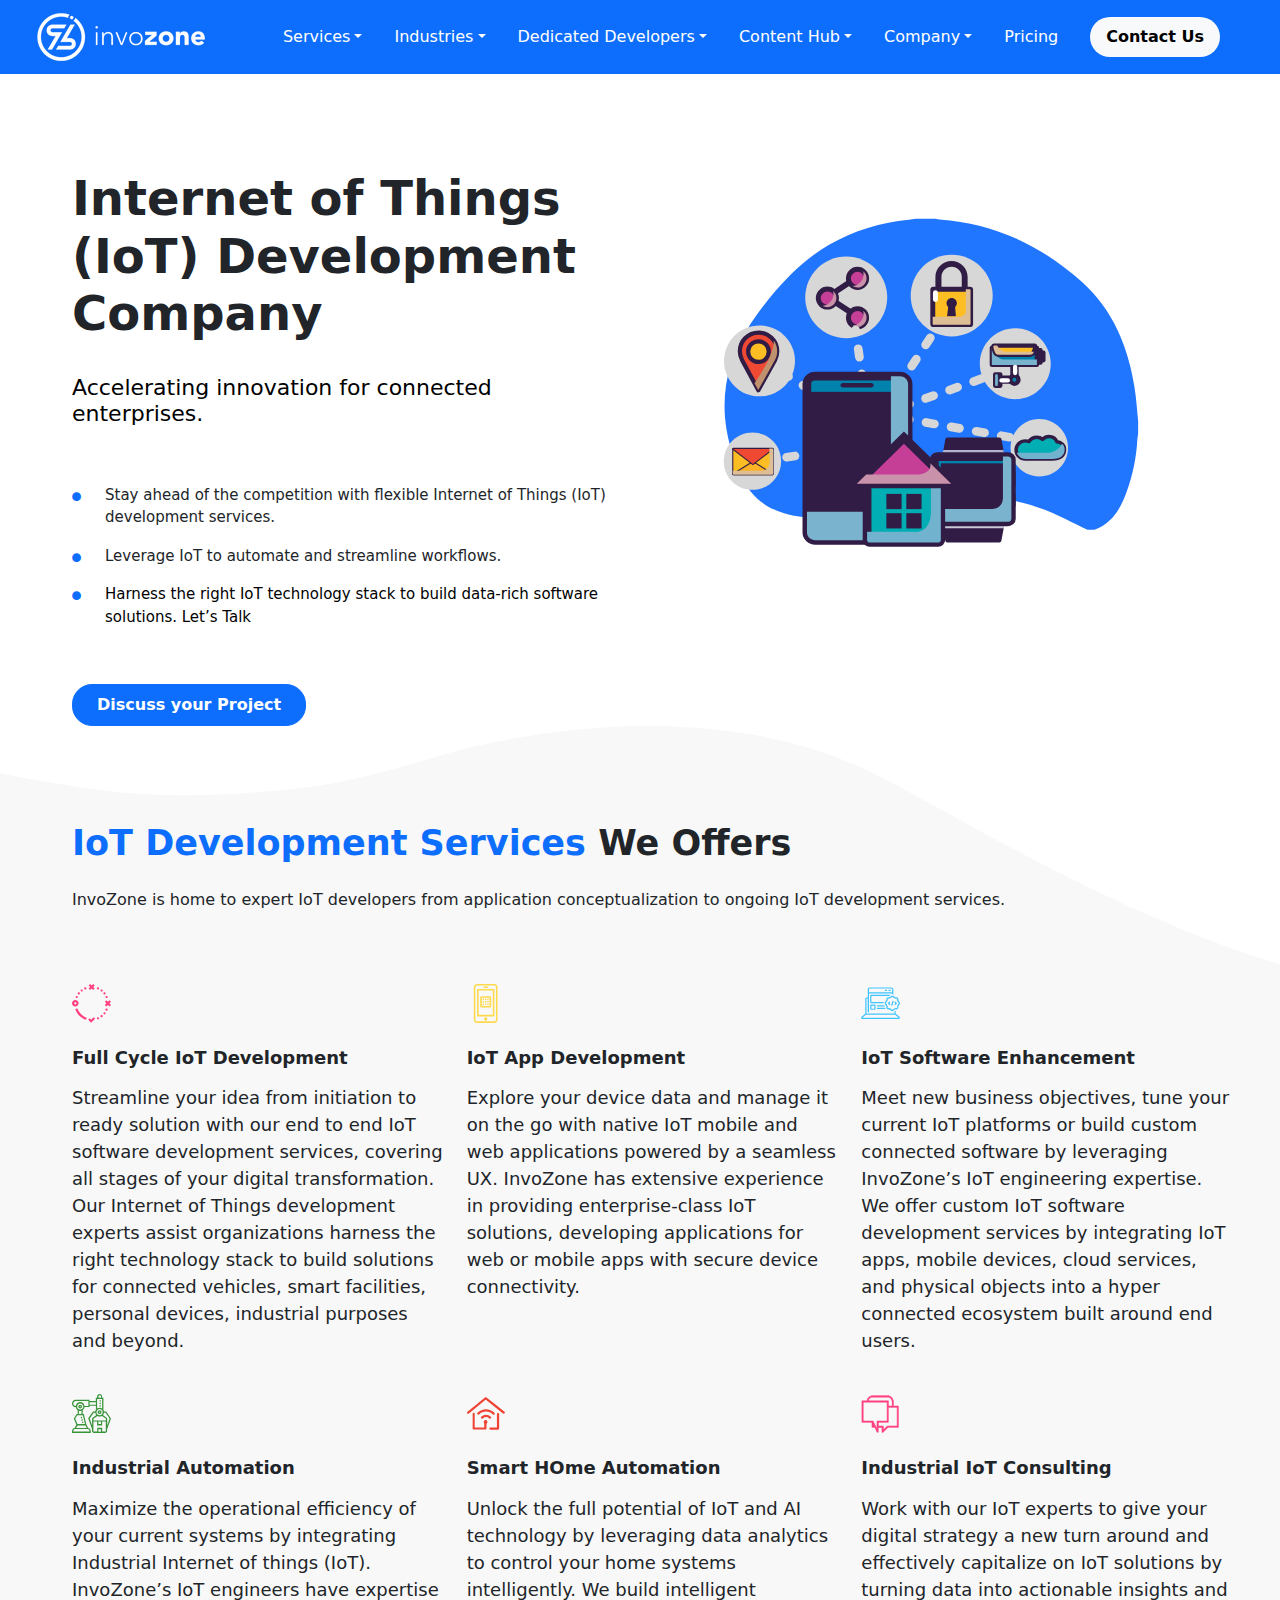
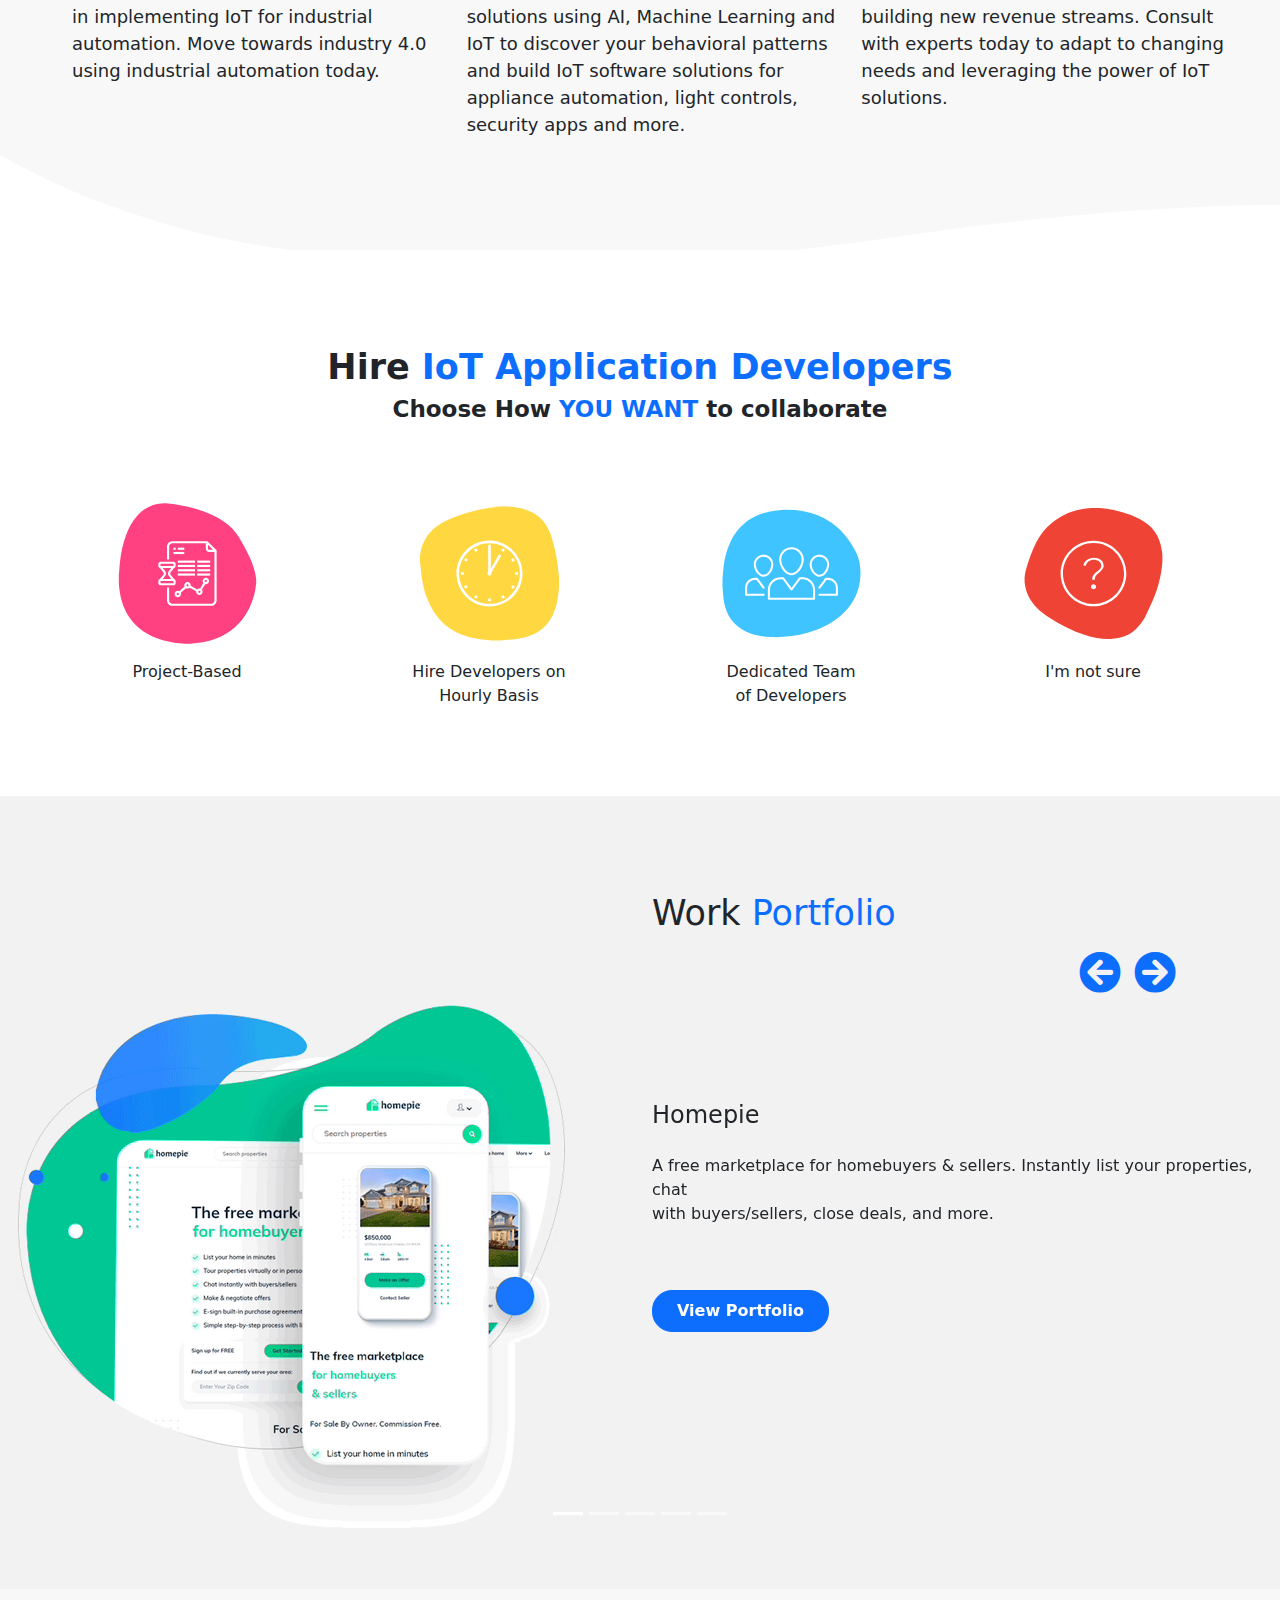
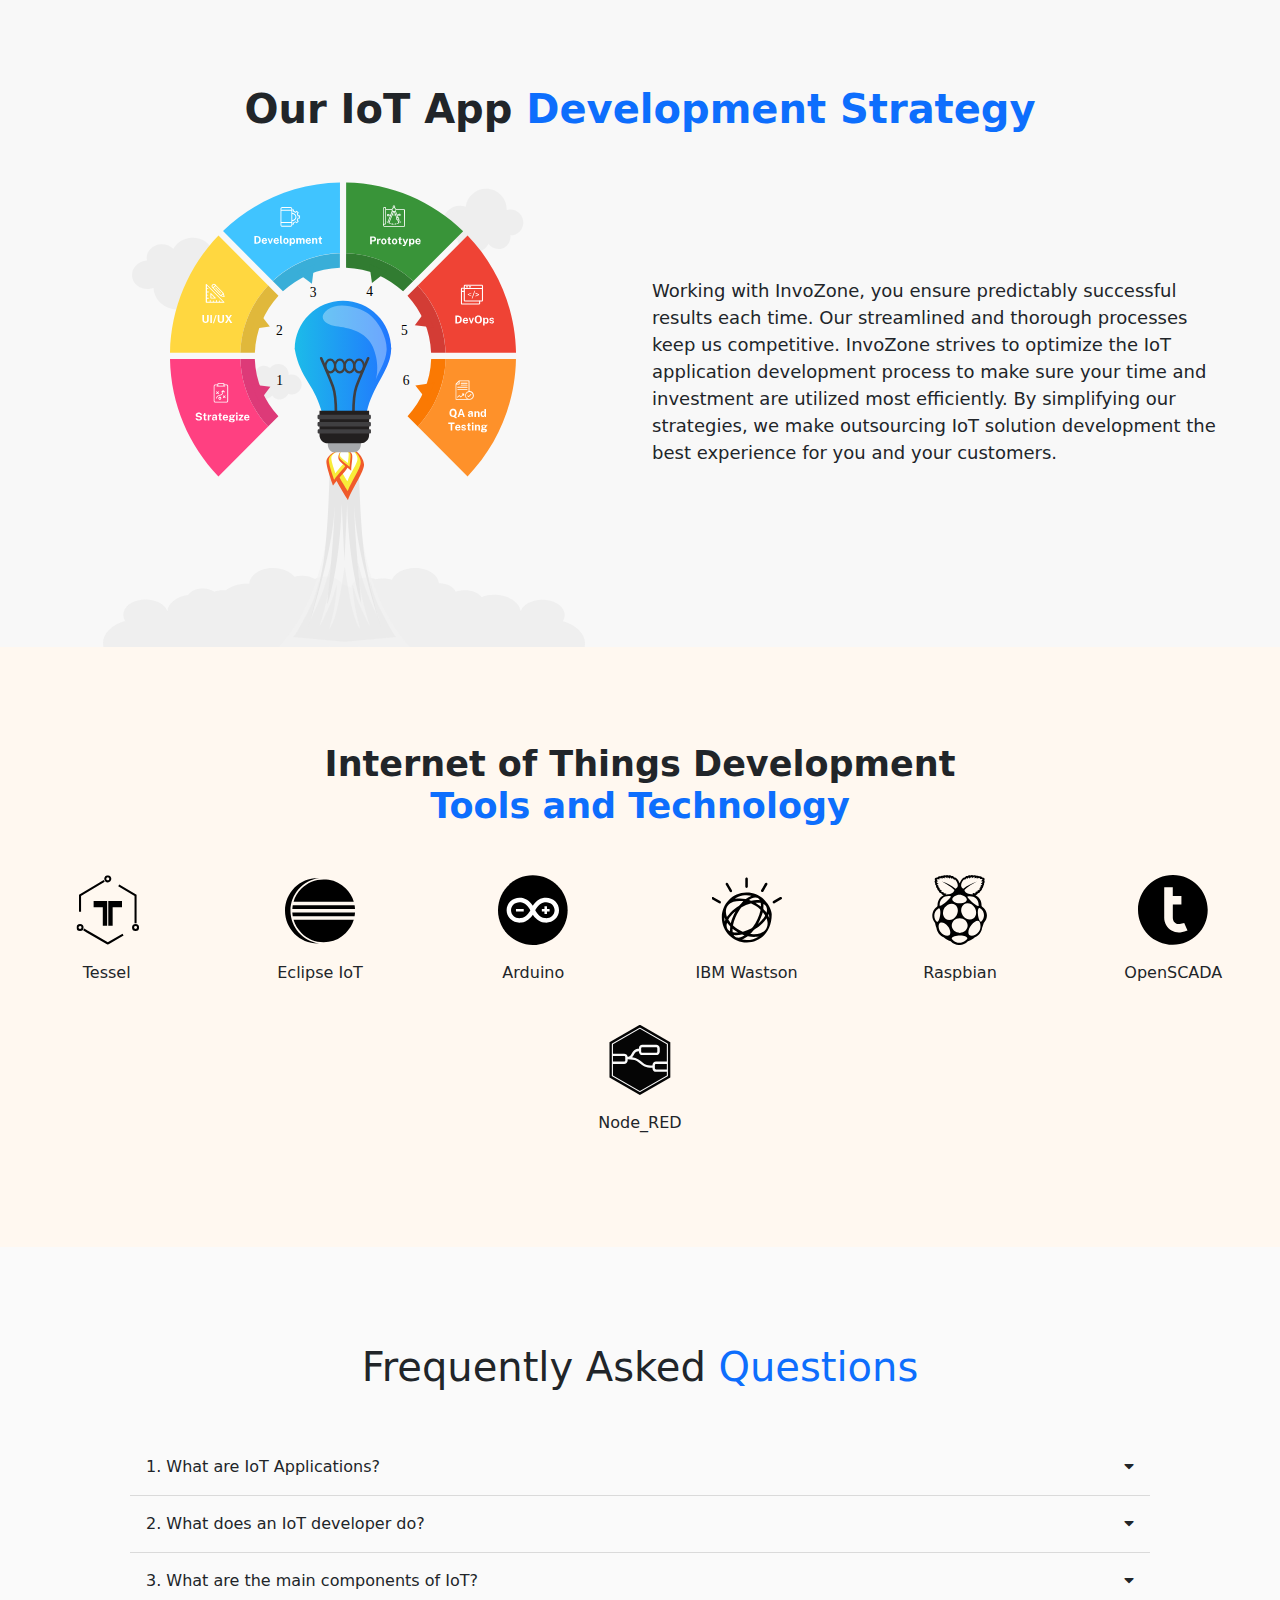
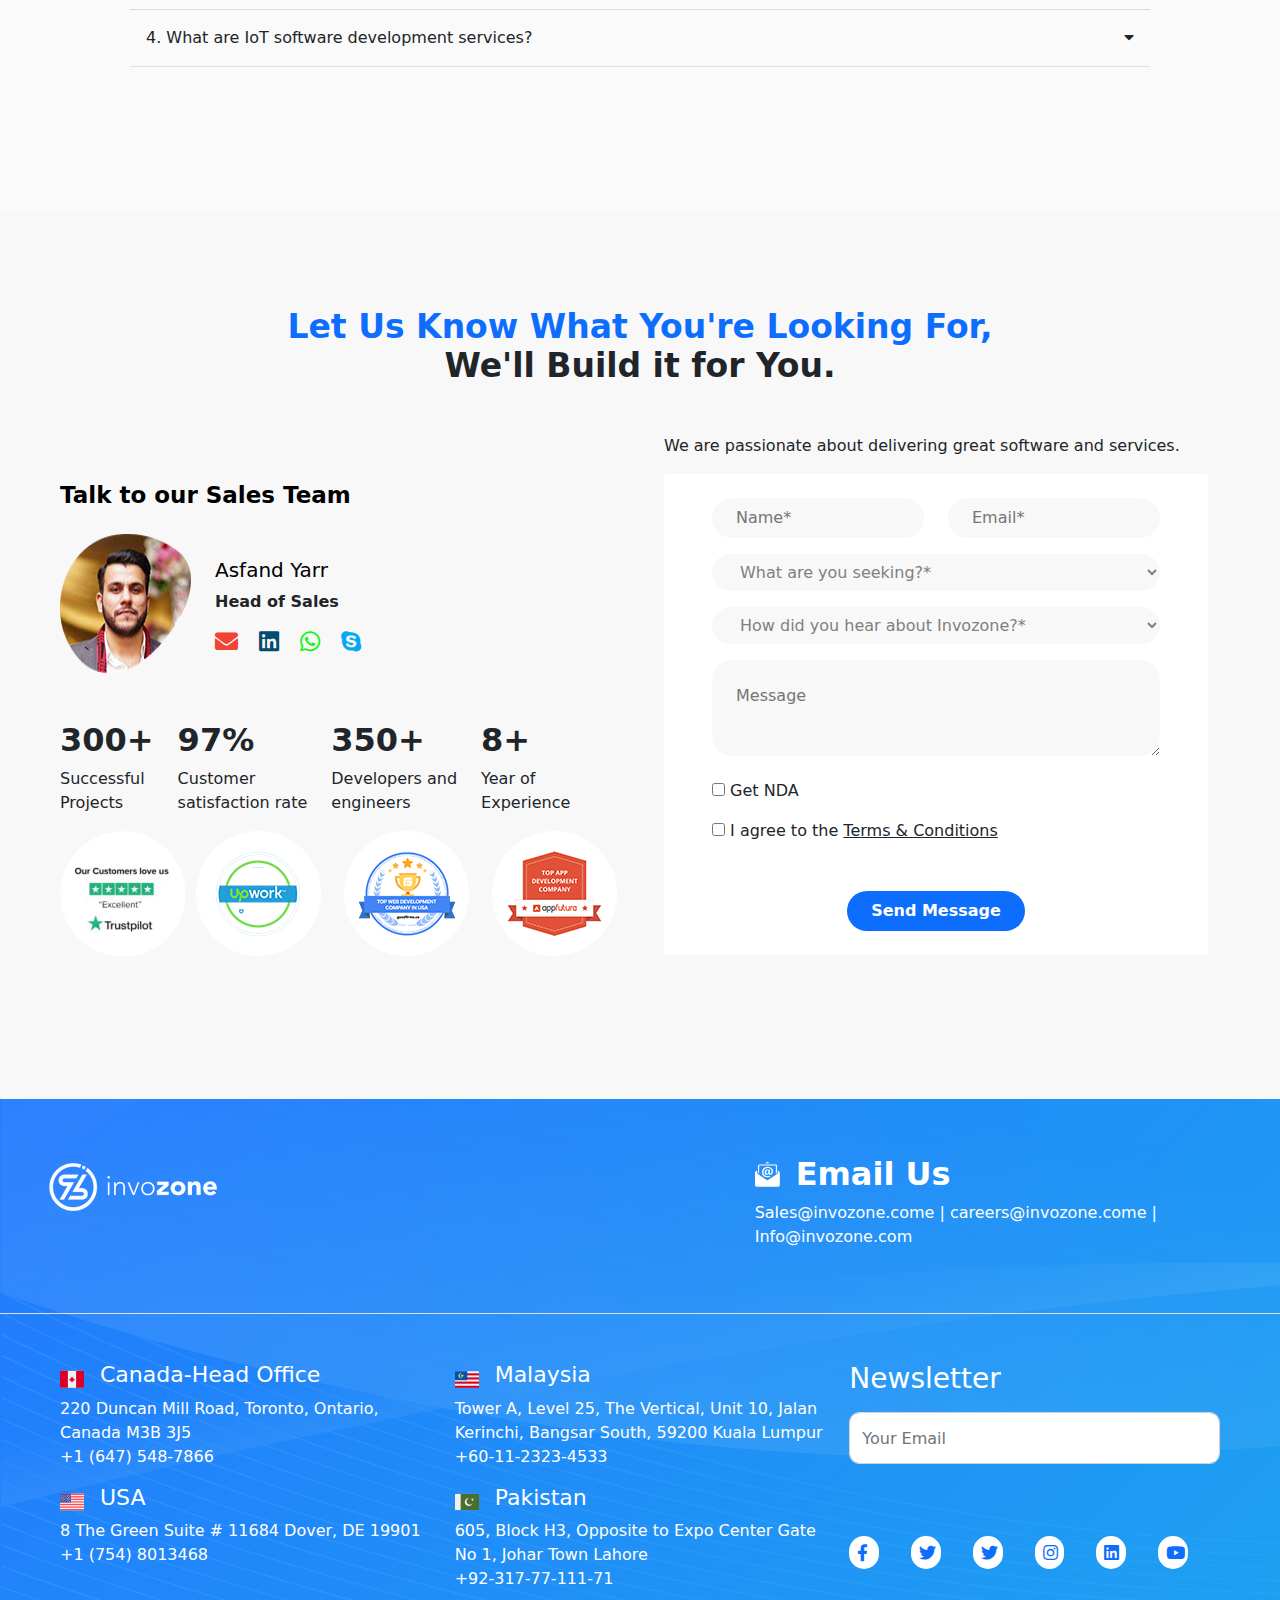
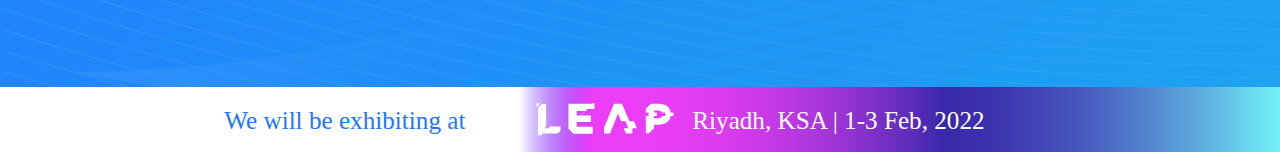
<file: IoT_Development.html>
<!DOCTYPE html>
<html>

<head>
    <title>Invozone</title>
    <meta name="viewpoint" content="width=device-width, initial-value=1.0">
    <link rel="stylesheet" type="text/css" href="assets/css/style.css">
    <link rel="stylesheet" type="text/css" href="assets/css/all.min.css">
    <link rel="stylesheet" type="text/css" href="assets/css/bootstrap.min.css">
    <link rel="shortcut-icon" width="16px" height="16px" href="assets/images/capture.png">
    <link rel="stylesheet" type="text/css" href="assets/css/owl.carousel.min.css">
</head>

<body>

    <Section class="nav_section">
        <nav class="navbar navbar-expand-lg navbar-dark bg-primary">
            <div class="container-fluid">
                <a class="navbar-brand" href="index.html">
                    <img src="assets/images/InvoZone_Logo.webp" class="ps-4" alt="Image not Found">
                </a>

                <button class="navbar-toggler" data-bs-toggle="collapse" data-bs-target="#navbarSupportedContent"
                    aria-controls="navbarSupportedContent" aria-expanded="false" aria-label="Navigation_button">
                    <span class="navbar-toggler-icon"></span>
                </button>

                <div class="collapse navbar-collapse" id="navbarSupportedContent">
                    <ul class="navbar-nav ms-auto">
                        <li class="nav-item dropdown">
                            <a class="nav-link dropdown-toggle text-white me-3" data-bs-toggle="dropdown"
                                id="services_Dropdown" href="#">Services</a>
                            <div class="dropdown-menu" aria-labelledby="services_Dropdown">
                                <section class="d-flex ps-5 pt-4 pe-4 pb-3">
                                    <div>
                                        <div class="d-flex dropdown-item border-bottom pb-2 services_menu">
                                            <img src="assets/images/Web-Design-Development-Services.svg" class="me-3"
                                                width="40px" alt="Image not found">
                                            <div class="pt-2">
                                                <a class="servcies_a text-dark" href="#">Web Design and Development</a>
                                            </div>
                                        </div>

                                        <div class="d-flex dropdown-item border-bottom pb-2 services_menu">
                                            <img src="assets/images/Mobile-app-Development-Services.svg" class="me-3"
                                                width="40px" alt="Image not found">
                                            <div class="pt-2">
                                                <a class="servcies_a text-dark" href="#">Mobile App Development
                                                    Services</a>
                                            </div>
                                        </div>

                                        <div class="d-flex dropdown-item border-bottom pb-4 services_menu">
                                            <img src="assets/images/Enterprise-App-Development-Services.svg"
                                                class="me-3" width="40px" alt="Image not found">
                                            <div class="pt-2">
                                                <a class="servcies_a text-dark" href="#">Enterprise App Development</a>
                                            </div>
                                        </div>

                                        <div class="d-flex dropdown-item border-bottom pb-2 services_menu">
                                            <img src="assets/images/Software-Quality-Assurance-Services.svg"
                                                class="me-3" width="40px" alt="Image not found">
                                            <div class="pt-2">
                                                <a class="servcies_a text-dark" href="#">Software Quality Assurance</a>
                                            </div>
                                        </div>

                                    </div>

                                    <!-- Second column start from here -->
                                    <div class="ms-4">
                                        <div class="d-flex dropdown-item border-bottom pb-2 services_menu">
                                            <img src="assets/images/DevOps-Services.svg" class="me-3" width="40px"
                                                alt="Image not found">
                                            <div class="pt-2">
                                                <a class="servcies_a text-dark" href="#">Dev Ops</a>
                                            </div>
                                        </div>

                                        <div class="d-flex dropdown-item border-bottom pb-2 services_menu">
                                            <img src="assets/images/Data-Scraping-Services.svg" class="me-3"
                                                width="40px" alt="Image not found">
                                            <div class="pt-2">
                                                <a class="servcies_a text-dark" href="#">Data Scraping</a>
                                            </div>
                                        </div>

                                        <div class="d-flex dropdown-item border-bottom pb-4 services_menu">
                                            <img src="assets/images/Big-Data-Services.svg" class="me-3" width="40px"
                                                alt="Image not found">
                                            <div class="pt-2">
                                                <a class="servcies_a text-dark" href="Big_Data.html">Big Data</a>
                                            </div>
                                        </div>

                                        <div class="d-flex dropdown-item border-bottom pb-2 services_menu">
                                            <img src="assets/images/IoT-Development-Services.svg" class="me-3"
                                                width="40px" alt="Image not found">
                                            <div class="pt-2">
                                                <a class="servcies_a text-dark" href="#">loT Development</a>
                                            </div>
                                        </div>

                                    </div>

                                    <div class="ms-4">
                                        <div class="d-flex dropdown-item border-bottom pb-2 services_menu">
                                            <img src="assets/images/Software-Project-managment-Services.svg"
                                                class="me-3" width="40px" alt="Image not found">
                                            <div class="pt-2">
                                                <a class="servcies_a text-dark" href="#">Software Project Management</a>
                                            </div>
                                        </div>

                                        <div class="d-flex dropdown-item border-bottom pb-2 services_menu">
                                            <img src="assets/images/Technical-Support-Services.svg" class="me-3"
                                                width="40px" alt="Image not found">
                                            <div class="pt-2">
                                                <a class="servcies_a text-dark" href="#">Technical Support Services</a>
                                            </div>
                                        </div>

                                        <div class="d-flex dropdown-item border-bottom pb-4 services_menu">
                                            <img src="assets/images/UX-Branding-Services.svg" class="me-3" width="40px"
                                                alt="Image not found">
                                            <div class="pt-2">
                                                <a class="servcies_a text-dark" href="#">UI/UX Design</a>
                                            </div>
                                        </div>

                                        <div class="align-right mt-5">
                                            <a class="servcies_a text-dark" href="#">
                                                <!-- <button class="btn btn-primary me-2  btn_viewAll px-4 py-2">View All</button> -->
                                                <button class="btn btn-primary btn_viewAll px-4 py-2">View_All</button>
                                            </a>
                                        </div>

                                    </div>
                                </section>
                            </div>
                        </li>

                        <li class="nav-item dropdown">
                            <a class="nav-link text-white me-3 dropdown-toggle" data-bs-toggle="dropdown"
                                id="industries_dropdown" href="#">Industries</a>
                            <div class="dropdown-menu" aria-labelledby="industries_dropdown">
                                <section class="d-flex ps-5 pt-4 pe-4 pb-3">
                                    <div>
                                        <div class="d-flex dropdown-item border-bottom pb-2 services_menu">
                                            <img src="assets/images/Ecommerce-Industry-1.svg" class="me-3" width="40px"
                                                alt="Image not found">
                                            <div class="pt-2">
                                                <a class="servcies_a text-dark" href="#">E-Commerce</a>
                                            </div>
                                        </div>

                                        <div class="d-flex dropdown-item border-bottom pb-2 services_menu">
                                            <img src="assets/images/Inline-Retail-Industry.svg" class="me-3"
                                                width="40px" alt="Image not found">
                                            <div class="pt-2">
                                                <a class="servcies_a text-dark" href="#">Food & Grocery</a>
                                            </div>
                                        </div>

                                        <div class="d-flex dropdown-item border-bottom pb-2 services_menu">
                                            <img src="assets/images/Education-Industry-1.svg" class="me-3" width="40px"
                                                alt="Image not found">
                                            <div class="pt-2">
                                                <a class="servcies_a text-dark" href="#">Education</a>
                                            </div>
                                        </div>
                                    </div>
                                    <!-- Second column  -->
                                    <div class="ms-4">
                                        <div class="d-flex dropdown-item border-bottom pb-2 services_menu">
                                            <img src="assets/images/On-Demand-Services-Industry-1.svg" class="me-3"
                                                width="40px" alt="Image not found">
                                            <div class="pt-2">
                                                <a class="servcies_a text-dark" href="#">On Demand Services</a>
                                            </div>
                                        </div>

                                        <div class="d-flex dropdown-item border-bottom pb-2 services_menu">
                                            <img src="assets/images/Health-Care-Industry-1.svg" class="me-3"
                                                width="40px" alt="Image not found">
                                            <div class="pt-2">
                                                <a class="servcies_a text-dark" href="#">Healthcare</a>
                                            </div>
                                        </div>

                                    </div>
                                    <!-- third column -->
                                    <div class="ms-3">
                                        <div class="d-flex dropdown-item border-bottom pb-2 services_menu">
                                            <img src="assets/images/Fintech-Industry-1.svg" class="me-3" width="40px"
                                                alt="Image not found">
                                            <div class="pt-2">
                                                <a class="servcies_a text-dark" href="#">Fintech</a>
                                            </div>
                                        </div>

                                        <div class="d-flex dropdown-item border-bottom pb-2 services_menu">
                                            <img src="assets/images/Travel-Tourism-Industry.svg" class="me-3"
                                                width="40px" alt="Image not found">
                                            <div class="pt-2">
                                                <a class="servcies_a text-dark" href="#">Travel & Tourism</a>
                                            </div>
                                        </div>

                                        <div class="align-right mt-5">
                                            <a class="servcies_a text-dark" href="#">
                                                <!-- <button class="btn btn-primary me-2  btn_viewAll px-4 py-2">View All</button> -->
                                                <button class="btn btn-primary btn_viewAll px-4 py-2">View_All</button>
                                            </a>
                                        </div>
                                    </div>


                                </section>
                            </div>

                        </li>


                        <li class="nav-item dropdown">
                            <a class="nav-link text-white me-3 dropdown-toggle" data-bs-toggle="dropdown"
                                id="developers_dropdown" href="#">Dedicated Developers</a>
                            <div class="dropdown-menu" aria-labelledby="developers_dropdown">
                                <section class="d-flex ps-5 pt-4 pe-4 pb-3">
                                    <div>
                                        <div class="d-flex dropdown-item border-bottom pb-2 services_menu">
                                            <img src="assets/images/Hire-a-elixir-developer.svg" class="me-3"
                                                width="40px" alt="Image not found">
                                            <div class="pt-2">
                                                <a class="servcies_a text-dark" href="#">Elixir Developers</a>
                                            </div>
                                        </div>
                                    </div>
                                    <div>
                                        <div class="align-right mt-5">
                                            <a class="servcies_a text-dark" href="#">
                                                <!-- <button class="btn btn-primary me-2  btn_viewAll px-4 py-2">View All</button> -->
                                                <button class="btn btn-primary btn_viewAll px-4 py-2">View_All</button>
                                            </a>
                                        </div>
                                    </div>

                                </section>
                            </div>
                        </li>

                        <li class="nav-item dropdown">
                            <a class="nav-link text-white me-3 dropdown-toggle" data-bs-toggle="dropdown"
                                id="content_dropdown" href="#">Content Hub</a>
                            <div class="dropdown-menu" aria-labelledby="content_dropdown">
                                <section class="ps-4 pt-3 pe-4 pb-4">
                                    <div class="d-flex dropdown-item border-bottom pb-2 services_menu">
                                        <img src="assets/images/Blog-Content-Hub-1.svg" class="me-3" width="40px"
                                            alt="Image not found">
                                        <div class="pt-2">
                                            <a class="servcies_a text-dark" href="#">Blog</a>
                                        </div>
                                    </div>

                                    <div class="d-flex dropdown-item border-bottom pb-2 services_menu">
                                        <img src="assets/images/Tech-News-Content-Hub-1.svg" class="me-3" width="40px"
                                            alt="Image not found">
                                        <div class="pt-2">
                                            <a class="servcies_a text-dark" href="#">Tech News</a>
                                        </div>
                                    </div>

                                    <div class="d-flex dropdown-item border-bottom pb-2 services_menu">
                                        <img src="assets/images/ebook-1.svg" class="me-3" width="40px"
                                            alt="Image not found">
                                        <div class="pt-2">
                                            <a class="servcies_a text-dark" href="#">E-books</a>
                                        </div>
                                    </div>
                                </section>
                            </div>
                        </li>

                        <li class="nav-item dropdown">
                            <a class="nav-link text-white me-3 dropdown-toggle" data-bs-toggle="dropdown"
                                id="company_dropdown" href="#">Company</a>
                            <div class="dropdown-menu" aria-labelledby="company_dropdown">
                                <section class="ps-4 pt-2 pe-4 pb-4">
                                    <div class="d-flex dropdown-item border-bottom pb-2 services_menu">
                                        <img src="assets/images/About-Us-Company-1.svg" class="me-3" width="40px"
                                            alt="Image not found">
                                        <div class="pt-2">
                                            <a class="servcies_a text-dark" href="#">About Us</a>
                                        </div>
                                    </div>

                                    <div class="d-flex dropdown-item border-bottom pb-2 services_menu">
                                        <img src="assets/images/Careers-Company-1.svg" class="me-3" width="40px"
                                            alt="Image not found">
                                        <div class="pt-2">
                                            <a class="servcies_a text-dark" href="#">Careers</a>
                                        </div>
                                    </div>

                                    <div class="d-flex dropdown-item border-bottom pb-2 services_menu">
                                        <img src="assets/images/Portfolio-icon.svg" class="me-3" width="40px"
                                            alt="Image not found">
                                        <div class="pt-2">
                                            <a class="servcies_a text-dark" href="#">Portfolio</a>
                                        </div>
                                    </div>
                                </section>

                            </div>
                        </li>

                        <li class="nav-item">
                            <a class="nav-link text-white me-4" href="#">Pricing</a>
                        </li>

                        <li class="nav-item">
                            <button class="me-5 nav_contact px-3 py-2"><b>Contact Us</b></button>
                        </li>
                    </ul>
                </div>
            </div>
        </nav>
    </Section>



    <section class="IoT_header_part">
        <div class="container-fluid">
            <div class="row mx-5 mt-5">
                <div class="col-12 col-sm-12 col-md-6 col-lg-6 col-xl-6">
                    <h1 class="pt-5 text-dark"><b>Internet of Things (IoT) Development Company</b></h1>
                    <h5 class="pt-4">Accelerating innovation for connected enterprises.</h5>
                    <ul class="pt-5 text-primary list-unstyled">
                        <li class="d-flex"><i class="fas fa-circle text-primary me-4 pt-2"></i>
                            <p class="text-dark">
                                Stay ahead of the competition with flexible Internet of Things (IoT) development
                                services.</p>
                        </li>

                        <li class="d-flex"><i class="fas fa-circle text-primary me-4 pt-2"></i>
                            <p class="text-dark">Leverage IoT to automate and streamline workflows.</p>
                        </li>

                        <li class="d-flex"><i class="fas fa-circle text-primary me-4 pt-2"></i>
                            <p>
                                Harness the right IoT technology stack to build data-rich software solutions. Let’s Talk
                            </p>
                        </li>
                    </ul>

                    <button class="btn btn-primary mt-4 px-4 py-2"><b>Discuss your Project</b></button>
                </div>

                <div class="col-12 col-sm-12 col-md-6 col-lg-6 col-xl-6 text-center pt-5">
                    <img src="assets/images/IoT_header.svg" class="w-75 pt-5" alt="image not found">
                </div>

            </div>
        </div>

    </section>

    <section class="IoT_services_part">
        <div class="container-fluid px-5 pb-5">
            <div class="header_part pt-5 ps-4">
                <h1 class="text-primary pt-5"><b>IoT Development Services <span class="text-dark">We
                            Offers</span></b></h1>
                <p class="text-dark pt-3">InvoZone is home to expert IoT developers from application conceptualization
                    to ongoing IoT development services.</p>
            </div>


            <div class=" row ps-4 mt-5 pb-5">
                <div class="col-12 col-sm-12 col-md-4 col-lg-4 col-xl-4">
                    <img src="assets/images/Iot1.svg" class="mt-4" alt="Image not found">
                    <h5 class="text-dark pt-4"><b>Full Cycle IoT Development</b></h5>
                    <p class="justify-content-center pt-2">Streamline your idea from initiation to ready solution with
                        our end to end IoT software development services, covering all stages of your digital
                        transformation. Our Internet of Things development experts assist organizations harness the
                        right technology stack to build solutions for connected vehicles, smart facilities, personal
                        devices, industrial purposes and beyond.</p>
                </div>

                <div class="col-12 col-sm-12 col-md-4 col-lg-4 col-xl-4">
                    <img src="assets/images/Iot2.svg" class="mt-4" alt="Image not found">
                    <h5 class="text-dark pt-4"><b>IoT App Development</b></h5>
                    <p class="justify-content-center pt-2">Explore your device data and manage it on the go with native
                        IoT mobile and web applications powered by a seamless UX. InvoZone has extensive experience in
                        providing enterprise-class IoT solutions, developing applications for web or mobile apps with
                        secure device connectivity.</p>
                </div>

                <div class="col-12 col-sm-12 col-md-4 col-lg-4 col-xl-4">
                    <img src="assets/images/Iot3.svg" class="mt-4" alt="Image not found">
                    <h5 class="text-dark pt-4"><b>IoT Software Enhancement</b></h5>
                    <p class="justify-content-center pt-2">Meet new business objectives, tune your current IoT platforms
                        or build custom connected software by leveraging InvoZone’s IoT engineering expertise. We offer
                        custom IoT software development services by integrating IoT apps, mobile devices, cloud
                        services, and physical objects into a hyper connected ecosystem built around end users.
                    </p>
                </div>

                <div class="col-12 col-sm-12 col-md-4 col-lg-4 col-xl-4">
                    <img src="assets/images/Iot4.svg" class="mt-4" alt="Image not found">
                    <h5 class="text-dark pt-4"><b>Industrial Automation</b></h5>
                    <p class="justify-content-center pt-2">Maximize the operational efficiency of your current systems
                        by integrating Industrial Internet of things (IoT). InvoZone’s IoT engineers have expertise in
                        implementing IoT for industrial automation. Move towards industry 4.0 using industrial
                        automation today.</p>
                </div>

                <div class="col-12 col-sm-12 col-md-4 col-lg-4 col-xl-4">
                    <img src="assets/images/Iot5.svg" class="mt-4" alt="Image not found">
                    <h5 class="text-dark pt-4"><b>Smart HOme Automation </b></h5>
                    <p class="justify-content-center pt-2">Unlock the full potential of IoT and AI technology by
                        leveraging data analytics to control your home systems intelligently. We build intelligent
                        solutions using AI, Machine Learning and IoT to discover your behavioral patterns and build IoT
                        software solutions for appliance automation, light controls, security apps and more.</p>
                </div>

                <div class="col-12 col-sm-12 col-md-4 col-lg-4 col-xl-4">
                    <img src="assets/images/Iot6.svg" class="mt-4" alt="Image not found">
                    <h5 class="text-dark pt-4"><b>Industrial IoT Consulting</b></h5>
                    <p class="justify-content-center pt-2">Work with our IoT experts to give your digital strategy a new
                        turn around and effectively capitalize on IoT solutions by turning data into actionable insights
                        and building new revenue streams. Consult with experts today to adapt to changing needs and
                        leveraging the power of IoT solutions.
                    </p>
                </div>

            </div>
        </div>
    </section>

    <section class="IoT_Application_Part mt-5">
        <div class="container-fluid px-5 pt-5">
            <div class="header_part text-center">
                <h1><b>Hire <span class="text-primary">IoT Application Developers</span></b></h1>
                <h4 class="text-dark"><b>Choose How <span class="text-primary">YOU WANT</span> to collaborate</b></h4>
            </div>

            <div class="body_part pt-5">
                <div class="row">
                    <div class="col-12 col-sm-12 col-md-3 col-lg-3 col-xl-3 background_shadow">
                        <div class="bg-white text-center py-4">
                            <img src="assets/images/collaboration-project-based-3685b138a850f13df14803918ace6919.svg"
                                class="w-50" alt="image not found">
                            <p class="pt-3">Project-Based</p>
                        </div>
                    </div>

                    <div class="col-12 col-sm-12 col-md-3 col-lg-3 col-xl-3 background_shadow">
                        <div class="bg-white text-center py-4">
                            <img src="assets/images/collaboration2.svg" class="w-50" alt="image not found">
                            <p class="pt-3">Hire Developers on<br> Hourly Basis</p>
                        </div>
                    </div>

                    <div class="col-12 col-sm-12 col-md-3 col-lg-3 col-xl-3 background_shadow">
                        <div class="bg-white text-center py-4">
                            <img src="assets/images/collaboration3.svg" class="w-50" alt="image not found">
                            <p class="pt-3">Dedicated Team<br> of Developers</p>
                        </div>
                    </div>

                    <div class="col-12 col-sm-12 col-md-3 col-lg-3 col-xl-3 background_shadow">
                        <div class="bg-white text-center py-4">
                            <img src="assets/images/collaboration4.svg" class="w-50" alt="image not found">
                            <p class="pt-3">I'm not sure</p>
                        </div>
                    </div>
                </div>
            </div>
        </div>
    </section>


    <section class="IoT_portfolio_part mt-5">
        <div class="container-fluid pt-5 pb-5">
            <div class="row">
                <div class="col-6">

                </div>
                <div class="col-6 pt-5">
                    <h1 class="IoT_portfilio_heading">
                        Work <span class="text-primary">Portfolio</span>
                    </h1>
                </div>
            </div>

            <div class="carousel_part">
                <div id="main_carousel" class="carousel slide" data-ride="carousel">
                    <div class="row">
                        <div class="col-12 col-sm-12 col-md-6 col-lg-6 col-xl-6">

                        </div>

                        <div class="col-12 col-sm-12 col-md-6 col-lg-6 col-xl-6">
                            <div class="row px-0">
                                <div class="col-12 col-sm-12 col-md-8 col-lg-8 col-xl-8">
                                    <ol class="carousel-indicators">
                                        <li data-bs-target="#main_carousel" data-bs-slide="0"
                                            class="active text-primary"></li>
                                        <li data-bs-target="#main_carousel" data-bs-slide="1"></li>
                                        <li data-bs-target="#main_carousel" data-bs-slide="2"></li>
                                        <li data-bs-target="#main_carousel" data-bs-slide="3"></li>
                                        <li data-bs-target="#main_carousel" data-bs-slide="4"></li>

                                    </ol>
                                </div>

                                <div class="col-12 col-sm-12 col-md-4 col-lg-4 col-xl-4">
                                    <a class="carousel-control-prev" href="#main_carousel" data-bs-slide="prev"
                                        role="button"></a>
                                    <span class="carousel_Arrow me-2"><i
                                            class="fas fa-arrow-circle-left text-primary "></i></span>

                                    <a class="carousel-control-next" href="#main_carousel" data-bs-slide="next"
                                        role="button"></a>
                                    <span class="carousel_Arrow"><i
                                            class="fas fa-arrow-circle-right text-primary"></i></span>
                                </div>
                            </div>
                        </div>
                    </div>
                    <div class="carousel-inner">
                        <div class="carousel-item active">
                            <div class="row">

                                <div class="col-12 col-sm-12 col-md-6 col-lg-6 col-xl-6 text-center">
                                    <img src="assets/images/Homepie (1).png" class="img-fluid" alt="Image not found">
                                </div>

                                <div class="col-12 col-sm-12 col-md-6 col-lg-6 col-xl-6 mt-5">
                                    <h4 class="pt-5">Homepie</h4>
                                    <p class="mt-4">A free marketplace for homebuyers & sellers. Instantly list your
                                        properties, chat<br>
                                        with buyers/sellers, close deals, and more.</p>

                                    <button class="btn btn-primary mt-5 py-2 px-4 "><b>View Portfolio</b></button>
                                </div>
                            </div>
                        </div>

                        <div class="carousel-item">
                            <div class="row">
                                <div class="col-12 col-sm-12 col-md-6 col-lg-6 col-xl-6 text-center">
                                    <img src="assets/images/Anakeed-Mart.png" class="img-fluid" alt="Image not found">
                                </div>

                                <div class="col-12 col-sm-12 col-md-6 col-lg-6 col-xl-6 mt-5">
                                    <h4 class="pt-5">Anakeed Mart</h4>
                                    <p class="mt-4">An online grocery shopping platform based in Saudi Arabia for
                                        providing high<br>quality, organic products such as fruits and vegetables
                                        straight
                                        to your doorstep.</p>

                                    <button class="btn btn-primary mt-5 py-2 px-4 "><b>View Portfolio</b></button>
                                </div>
                            </div>
                        </div>

                        <div class="carousel-item">
                            <div class="row">
                                <div class="col-12 col-sm-12 col-md-6 col-lg-6 col-xl-6 text-center">
                                    <img src="assets/images/Column.png" class="img-fluid" alt="Image not found">
                                </div>

                                <div class="col-12 col-sm-12 col-md-6 col-lg-6 col-xl-6 mt-5">
                                    <h4 class="pt-5">Column</h4>
                                    <p class="mt-4">A collaborative public notice platform helping journalists,
                                        governments, and legal<br>entities to distribute public interest information.
                                    </p>

                                    <button class="btn btn-primary mt-5 py-2 px-4 "><b>View Portfolio</b></button>
                                </div>
                            </div>
                        </div>


                        <div class="carousel-item">
                            <div class="row">
                                <div class="col-12 col-sm-12 col-md-6 col-lg-6 col-xl-6 text-center">
                                    <img src="assets/images/Tunevu-2.png" class="img-fluid" alt="Image not found">
                                </div>

                                <div class="col-12 col-sm-12 col-md-6 col-lg-6 col-xl-6 mt-5">
                                    <h4 class="pt-5">Tunevu</h4>
                                    <p class="mt-4">Tunevu is an online podcasting platform providing an engaging
                                        interactive<br> experience.</p>

                                    <button class="btn btn-primary mt-5 py-2 px-4 "><b>View Portfolio</b></button>
                                </div>
                            </div>
                        </div>
                    </div>
                </div>

            </div>
        </div>
    </section>


    <section class="IoT_App_part">
        <div class="container-fluid pt-5">
            <div class="header_part text-center pt-5 px-5">
                <h1><b>Our IoT App <span class="text-primary">Development Strategy
                        </span></b></h1>
            </div>

            <div class="body_part mt-5">
                <div class="row px-5">
                    <div class="col-12 col-sm-12 col-md-6 col-lg-6 col-xl-6 text-center">
                        <img src="assets/images/Mobile-Application-Development-Mobile.svg" width="85%"
                            class="align-center" alt="Image not found">
                    </div>

                    <div class="col-12 col-sm-12 col-md-6 col-lg-6 col-xl-6 mt-5 pt-5">
                        <p>
                            Working with InvoZone, you ensure predictably successful results each time. Our streamlined
                            and thorough processes keep us competitive. InvoZone strives to optimize the IoT application
                            development process to make sure your time and investment are utilized most efficiently. By
                            simplifying our strategies, we make outsourcing IoT solution development the best experience
                            for you and your customers.</p>
                    </div>
                </div>
            </div>
        </div>
    </section>


    <section class="IoT_tools_part">
        <div class="container-fluid pb-5">
            <div class="header_part pt-5 text-center">
                <h1 class="text-dark pt-5"><b>Internet of Things Development<br>
                        <span class="text-primary">Tools and Technology</b></span></h1>
            </div>
            <div class="body_part mt-5 pb-5">
                <div class="row text-center">
                    <div class="col-12 col-sm-12 col-md-2 col-lg-2 col-xl-2 text-center">
                        <img src="assets/images/Tessel.svg" width="70px" alt="Image not found">
                        <p class="pt-3">Tessel</p>
                    </div>

                    <div class="col-12 col-sm-12 col-md-2 col-lg-2 col-xl-2 text-center">
                        <img src="assets/images/Eclipse-IoT.svg" width="70px" alt="Image not found">
                        <p class="pt-3">Eclipse IoT</p>
                    </div>

                    <div class="col-12 col-sm-12 col-md-2 col-lg-2 col-xl-2 text-center">
                        <img src="assets/images/Arduino.svg" width="70px" alt="Image not found">
                        <p class="pt-3">Arduino</p>
                    </div>

                    <div class="col-12 col-sm-12 col-md-2 col-lg-2 col-xl-2 text-center">
                        <img src="assets/images/IBM-Watson.svg" width="70px" alt="Image not found">
                        <p class="pt-3">IBM Wastson</p>
                    </div>

                    <div class="col-12 col-sm-12 col-md-2 col-lg-2 col-xl-2 text-center">
                        <img src="assets/images/Raspbian.svg" width="70px" alt="Image not found">
                        <p class="pt-3">Raspbian</p>
                    </div>

                    <div class="col-12 col-sm-12 col-md-2 col-lg-2 col-xl-2 text-center">
                        <img src="assets/images/Teradata-Studio (1).svg" width="70px" alt="Image not found">
                        <p class="pt-3">OpenSCADA</p>
                    </div>
                </div>

                <div class="mt-lg-4 text-center">
                    <img src="assets/images/Node-RED.svg" width="70px" alt="Image not found">
                    <p class="pt-3">Node_RED</p>
                </div>

            </div>

        </div>
        </div>
    </section>


    <section class="IoT_Question_part">
        <div class="container py-5">
            <div class="header_part text-center pt-5">
                <h1 class="text-dark mb-5">Frequently Asked <span class="text-primary">Questions</span></h1>
            </div>
            <div class="body_part px-5 pb-5">
                <ul class="list-group list-group-flush pb-5">
                    <li class="list-group-item py-3" data-bs-toggle="collapse" href="#collapseid1" role="button"
                        aria-expanded="false" aria-controls="collapseid1">1. What are IoT Applications?
                        <span class="float-end"><i class="fas fa-caret-down"></i></span>

                        <div class="collapse pt-5" id="collapseid1">
                            <p>Internet of Things (IoT) applications are software tools that are used to interact with
                                the IoT sensor and devices connected to an IoT platform. These software applications are
                                developed using multiple techniques such as machine learning, deep learning to make IoT
                                systems smarter.</p>
                        </div>
                    </li>
                    <li class="list-group-item py-3" data-bs-toggle="collapse" href="#collapseid2" role="button"
                        aria-expanded="false" aria-controls="collapseid2">2. What does an IoT developer do?
                        <span class="float-end"><i class="fas fa-caret-down"></i></span>

                        <div class="collapse pt-5" id="collapseid2">
                            <p class="pt-5">The role of an IoT developer is to build software applications that are used
                                to interact with multiple devices and sensors connected together in an IoT environment.
                                Usually, an IoT developer is an expert in embedded system programming with a strong grip
                                on languages like C++, Python, and Java.</p>

                        </div>
                    </li>
                    <li class="list-group-item py-3" data-bs-toggle="collapse" href="#collapseid3" role="button"
                        aria-expanded="false" aria-controls="collapseid3">3. What are the main components of IoT?
                        <span class="float-end"><i class="fas fa-caret-down"></i></span>
                        <div class="collapse pt-5" id="collapseid3">
                            <p>When talking about the specific components each IoT setup has multiple different
                                components but generally speaking, these components are divided into 4 main components
                                namely:</p>
                            <ul class="pt-3 list-unstyled">
                                <li>1. IoT Devices/sensors</li>
                                <li>2. Internet connectivity</li>
                                <li>3. Data processing</li>
                                <li>4. A user interface software</li>
                            </ul>
                        </div>
                    </li>
                    <li class="list-group-item py-3 border-bottom" data-bs-toggle="collapse" href="#collapseid4"
                        role="button" aria-expanded="false" aria-controls="collapseid4">4. What are IoT software
                        development services?
                        <span class="float-end"><i class="fas fa-caret-down"></i></span>

                        <div class="collapse pt-5" id="collapseid4">
                            <p class="pt-5">Many software development companies offer IoT software development services
                                that specifically address the need for the creation of data processing applications and
                                a user interface for operating IoT embedded systems. InvoZone for example has expertise
                                in developing data processing and analytics applications for IoT platforms.</p>
                        </div>
                    </li>
                </ul>
            </div>
        </div>
    </section>

    <!-- start from here -->

    <section class="IoT_letUsKnow_part">
        <div class="container-fluid mb-5">
            <div class="header_part pt-5 mb-5">
                <h1 class="text-primary text-center mt-5"><b>Let Us Know What You're Looking For,<br><span
                            class="text-dark">We'll Build it for You.</b> </span></h1>
            </div>
        </div>
        <div class="body_part pb-5">
            <div class="row mx-5 mb-5">
                <div class="col-12 col-sm-12 col-md-6 col-lg-6 col-xl-6">
                    <h2 class="talk mb-4 pt-5"><b>Talk to our Sales Team</b></h2>
                    <div class="d-flex">
                        <img src="assets/images/asfand_yarr-c004d3ceb87c3388672b9b74fe7d002f.png" class="img-fluid"
                            alt="Image not found">
                        <div class="mt-4 ms-4">
                            <h5 class="salr_name">Asfand Yarr</h5>
                            <p><b>Head of Sales</b></p>
                            <p><span class="me-3"><i class="fas fa-envelope envelope"></i></span>
                                <span class="me-3"><i class="fab fa-linkedin linkedin"></i></span>
                                <span class="me-3"><i class="fab fa-whatsapp whatsapp"></i></span>
                                <span><i class="fab fa-skype skype"></i></span>
                            </p>
                        </div>
                    </div>
                    <div class="d-flex mt-5">

                        <div class="me-4">
                            <h2 class="text-dark"><b>300+</b></h2>
                            <p>Successful<br>Projects</p>
                        </div>

                        <div class="me-4">
                            <h2 class="text-dark"><b>97%</b></h2>
                            <p>Customer<br>satisfaction rate</p>
                        </div>

                        <div class="me-4">
                            <h2 class="text-dark"><b>350+</b></h2>
                            <p>Developers and<br>engineers</p>
                        </div>

                        <div>
                            <h2 class="text-dark"><b>8+</b></h2>
                            <p>Year of<br>Experience</p>
                        </div>
                    </div>

                    <div id="carouselExampleSlidesOnly" class="carousel slide" data-bs-ride="carousel">
                        <div class="carousel-inner">
                            <div class="row">
                                <div class="col-4 col-sm-4 col-md-3 col-lg-3 col-xl-3 me-0 pe-0">
                                    <div class="carousel-item active">
                                        <img class="d-block" src="assets/images/Customer.png" alt="First slide">
                                    </div>
                                </div>

                                <div class="col-4 col-sm-4 col-md-3 col-lg-3 col-xl-3 ms-0 ps-0">
                                    <div class="carousel-item active">
                                        <img class="d-block" src="assets/images/upwork.png" alt="Second slide">
                                    </div>
                                </div>

                                <div class="col-4 col-sm-4 col-md-3 col-lg-3 col-xl-3 ms-0 ps-0">
                                    <div class="carousel-item active">
                                        <img class="d-block" src="assets/images/topCup.png" alt="Third slide">
                                    </div>
                                </div>

                                <div class="col-4 col-sm-4 col-md-3 col-lg-3 col-xl-3 ms-0 ps-0">
                                    <div class="carousel-item active">
                                        <img class="d-block" src="assets/images/topApp.png" alt="Third slide">
                                    </div>
                                </div>

                                <div class="col-4 col-sm-4 col-md-3 col-lg-3 col-xl-3 ms-0 ps-0">
                                    <div class="carousel-item">
                                        <img class="d-block" src="assets/images/D.png" alt="Third slide">
                                    </div>
                                </div>

                                <div class="col-4 col-sm-4 col-md-3 col-lg-3 col-xl-3 ms-0 ps-0">
                                    <div class="carousel-item">
                                        <img class="d-block" src="assets/images/featured.png" alt="Third slide">
                                    </div>
                                </div>
                            </div>
                        </div>
                    </div>
                </div>

                <div class="col-12 col-sm-12 col-md-6 col-lg-6 col-xl-6 px-4 pb-5">
                    <p>We are passionate about delivering great software and services.</p>
                    <div class="bg-white rounded">
                        <form class="py-4 px-5">
                            <div class="d-flex">
                                <input type="text" class="form-contorl form py-2 ps-4 me-4" placeholder="Name*">
                                <input type="text" class="form-contorl form py-2 ps-4" placeholder="Email*">
                            </div>
                            <div class="mt-3">
                                <select class="w-100 py-2 ps-4 form" value="What are you seeking?*">
                                    <option class="text-muted active">What are you seeking?*</option>
                                    <option>Staff Augmentation </option>
                                    <option>Dedicated Team</option>
                                    <option>Fixed Gigs</option>
                                    <option>Career Opportunities</option>
                                    <option>General Inquiry</option>
                                </select>
                            </div>



                            <div class="mt-3">
                                <select class="w-100 py-2 ps-4 form">
                                    <option class="text-muted active">How did you hear about Invozone?*</option>
                                    <option>Social Media </option>
                                    <option>Clutch.co/Good Firms or other listings</option>
                                    <option>Google Search</option>
                                    <option>Email from Invozone</option>
                                    <option>Recommendation form InvoZone client</option>
                                    <option>Data Scraping</option>
                                    <option>Other</option>
                                </select>
                            </div>

                            <div class="mt-3">
                                <textarea class="w-100 py-4 ps-4 form" placeholder="Message"></textarea>
                            </div>

                            <div class="mt-3">
                                <input type="checkbox" id="checkbox" value="flase">
                                <label for="checkbox">Get NDA</label>

                            </div>

                            <div class="mt-3">
                                <input type="checkbox" id="term" value="flase">
                                <label for="term">I agree to the <u>Terms & Conditions</u></label>
                            </div>

                            <div class="mt-5 text-center">
                                <button class="btn btn-primary px-4 py-2"><b>Send Message</b></button>
                            </div>
                        </form>
                    </div>
                </div>
            </div>
        </div>
    </section>


    <section class="IoT_footer_part footer_background">
        <div class="container-fluid pb-5">
            <div class="footer_header row py-5 border-bottom">
                <div class="col-12 col-sm-12 col-md-7 col-lg-7 col-xl-7 ps-5">
                    <div>
                        <img src="assets/images/InvoZone_Logo.webp" class="image-fluid pt-3" alt="image not found">
                    </div>
                </div>

                <div class="col-12 col-sm-12 col-md-5 col-lg-5 col-xl-5 ps-2">
                    <div class="d-flex">
                        <img src="assets/images/download (4).svg" width="25px" alt="Image not found">
                        <h2 class="text-white pt-2 ps-3 email"><b>Email Us</b></h2>
                    </div>
                    <p class="text-white">Sales@invozone.come |<span> careers@invozone.come |</span> <span>
                            Info@invozone.com
                        </span></p>
                </div>
            </div>

            <div class="row footer_body px-5  py-5">
                <div class="col-12 col-sm-12 col-md-4 col-lg-4 col-xl-4">
                    <div class="d-flex">
                        <img src="assets/images/download (5).svg" width="40px" class="pe-3" alt="Image not found">
                        <h1 class="text-white country">Canada-Head Office</h1>
                    </div>
                    <a href="#" class="text-white link">220 Duncan Mill Road, Toronto, Ontario,<br>Canada M3B 3J5<br>
                        +1 (647) 548-7866</a>

                    <div class="d-flex mt-3">
                        <img src="assets/images/download (6).svg" width="40px" class="pe-3" alt="Image not found">
                        <h1 class="text-white country">USA</h1>
                    </div>
                    <a class="text-white link">8 The Green Suite # 11684 Dover, DE 19901<br>
                        +1 (754) 8013468</a>
                </div>

                <div class="col-12 col-sm-12 col-md-4 col-lg-4 col-xl-4">
                    <div class="d-flex">
                        <img src="assets/images/download (7).svg" width="40px" class="pe-3" alt="Image not found">
                        <h1 class="text-white country">Malaysia</h1>
                    </div>
                    <a href="#" class="text-white link">Tower A, Level 25, The Vertical, Unit 10, Jalan<br>Kerinchi,
                        Bangsar South, 59200 Kuala Lumpur<br>
                        +60-11-2323-4533</a>

                    <div class="d-flex mt-3">
                        <img src="assets/images/download (8).svg" width="40px" class="pe-3" alt="Image not found">
                        <h1 class="text-white country">Pakistan</h1>
                    </div>
                    <a class="text-white link">605, Block H3, Opposite to Expo Center Gate<br>No 1, Johar Town
                        Lahore<br>
                        +92-317-77-111-71</a>
                </div>

                <div class="col-12 col-sm-12 col-md-4 col-lg-4 col-xl-4 third_column">
                    <h3 class="text-white">Newsletter</h3>
                    <input type="text" class="form-control mt-3 py-2" placeholder="Your Email">
                    <div class="d-flex mt-5">
                        <div class="bg-white background mt-4">
                            <a href="https://www.facebook.com/"><i class="fab fa-facebook-f pt-2 ps-2"></i></a>
                        </div>

                        <div class="bg-white background mt-4">
                            <a href="https://twitter.com/?lang=en"> <i class="fab fa-twitter pt-2 ps-2"></i></a>
                        </div>

                        <div class="bg-white background mt-4">
                            <a href="https://twitter.com/?lang=en"> <i class="fab fa-twitter pt-2 ps-2"></i></a>
                        </div>

                        <div class="bg-white background mt-4">
                            <a href="https://www.instagram.com/"> <i class="fab fa-instagram pt-2 ps-2"></i></a>
                        </div>

                        <div class="bg-white background mt-4">
                            <a href="https://www.linkedin.com/feed/"> <i class="fab fa-linkedin pt-2 ps-2"></i></a>
                        </div>

                        <div class="bg-white background mt-4">
                            <a href="https://www.youtube.com/"> <i class="fab fa-youtube pt-2 ps-2"></i></a>
                        </div>
                    </div>
                    <!-- <div class="pt-5">
                    </div> -->
                </div>
            </div>
        </div>
        <img src="assets/images/download (9).svg" alt="image not found">
    </section>


    <script src="assets/js/script.js"></script>
    <script src="assets/js/owl.carousel.min.js"></script>
    <script src="assets/js/jquery.min.js"></script>
    <script src="assets/js/bootstrap.min.js"></script>
</body>

</html>
</file>
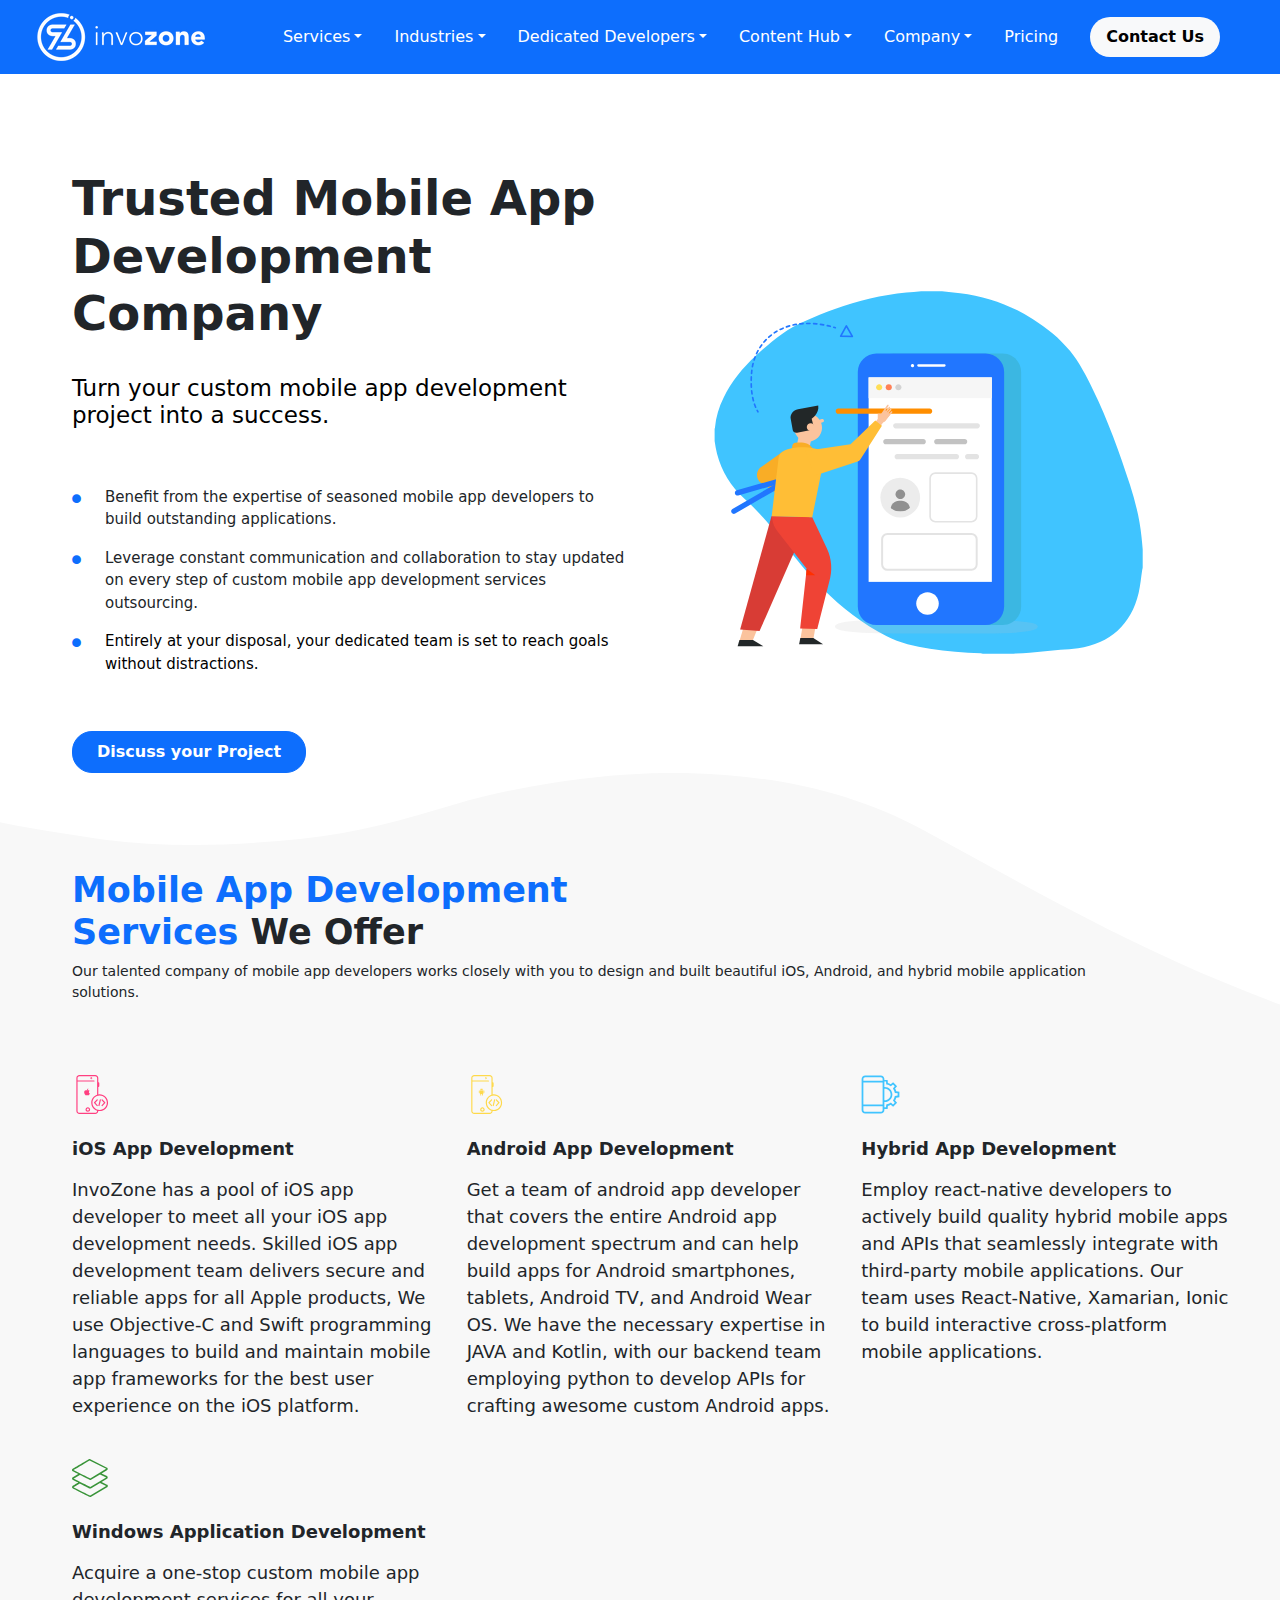
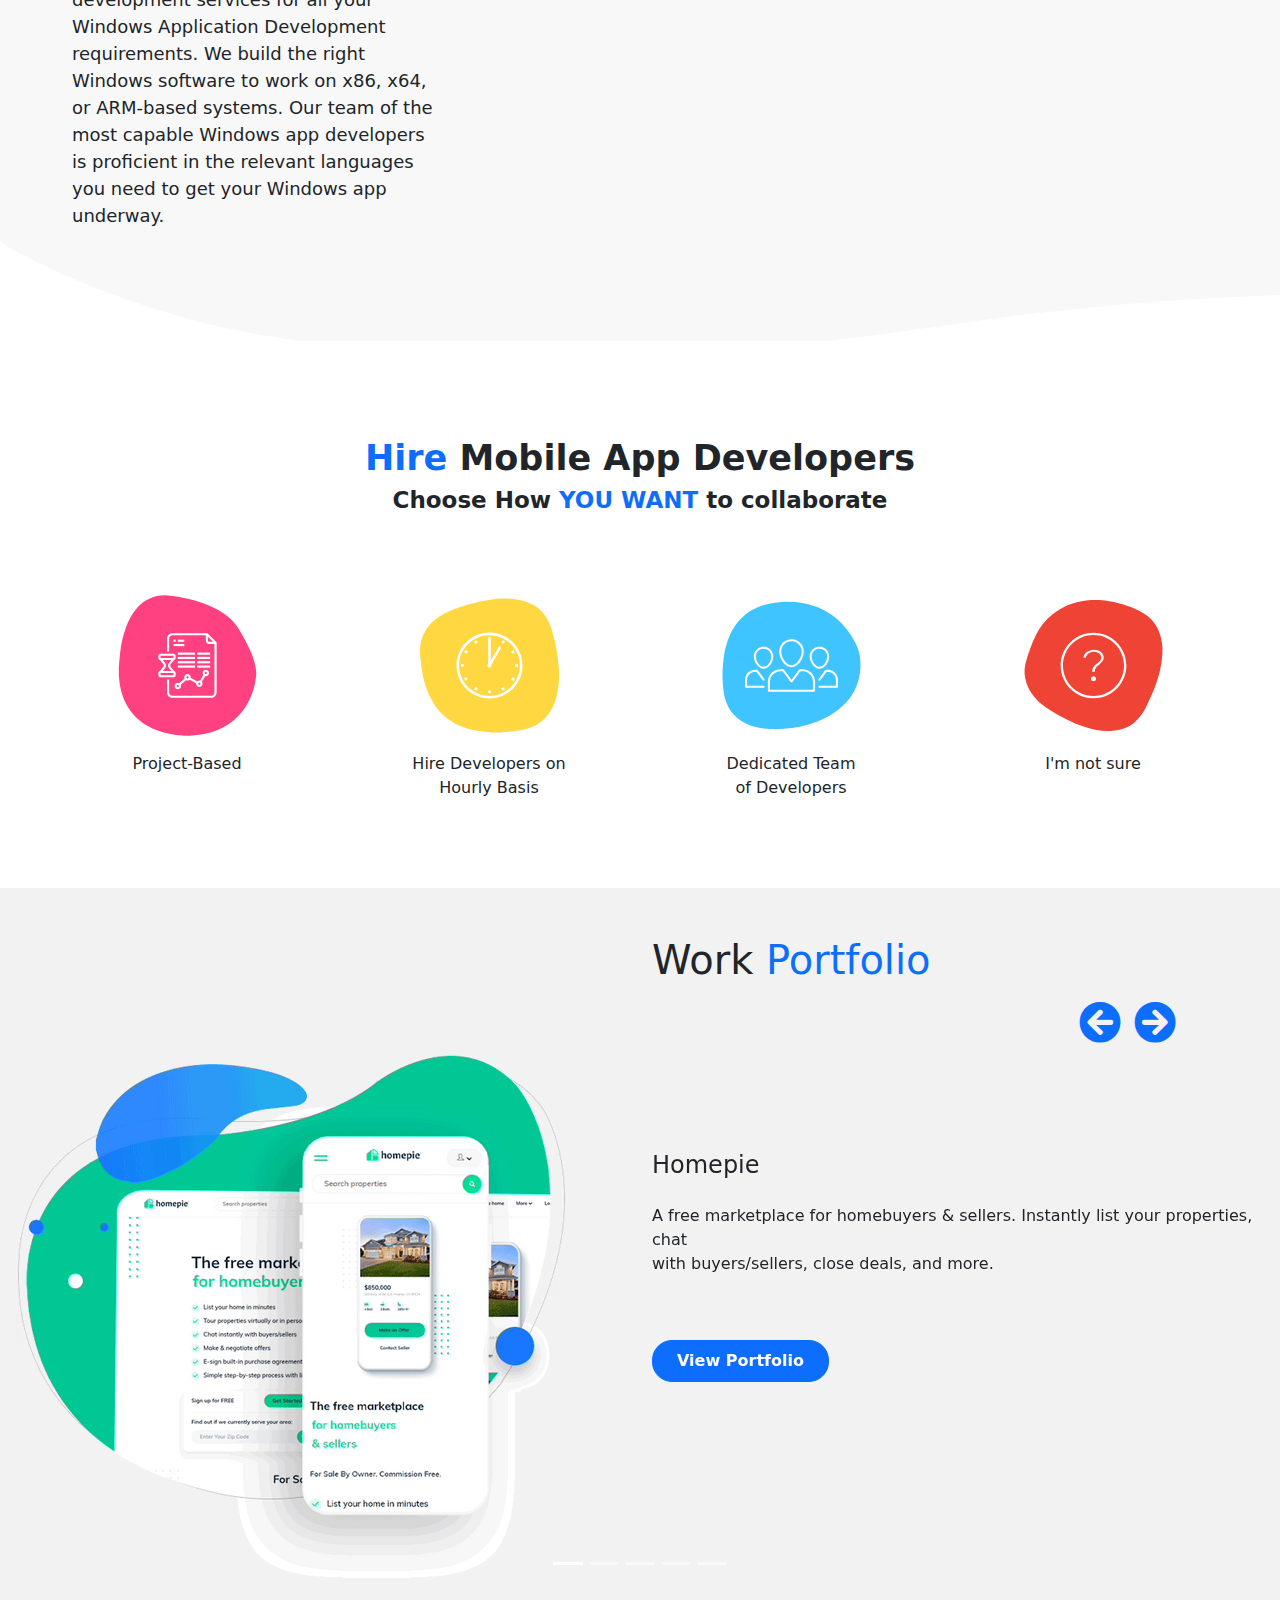
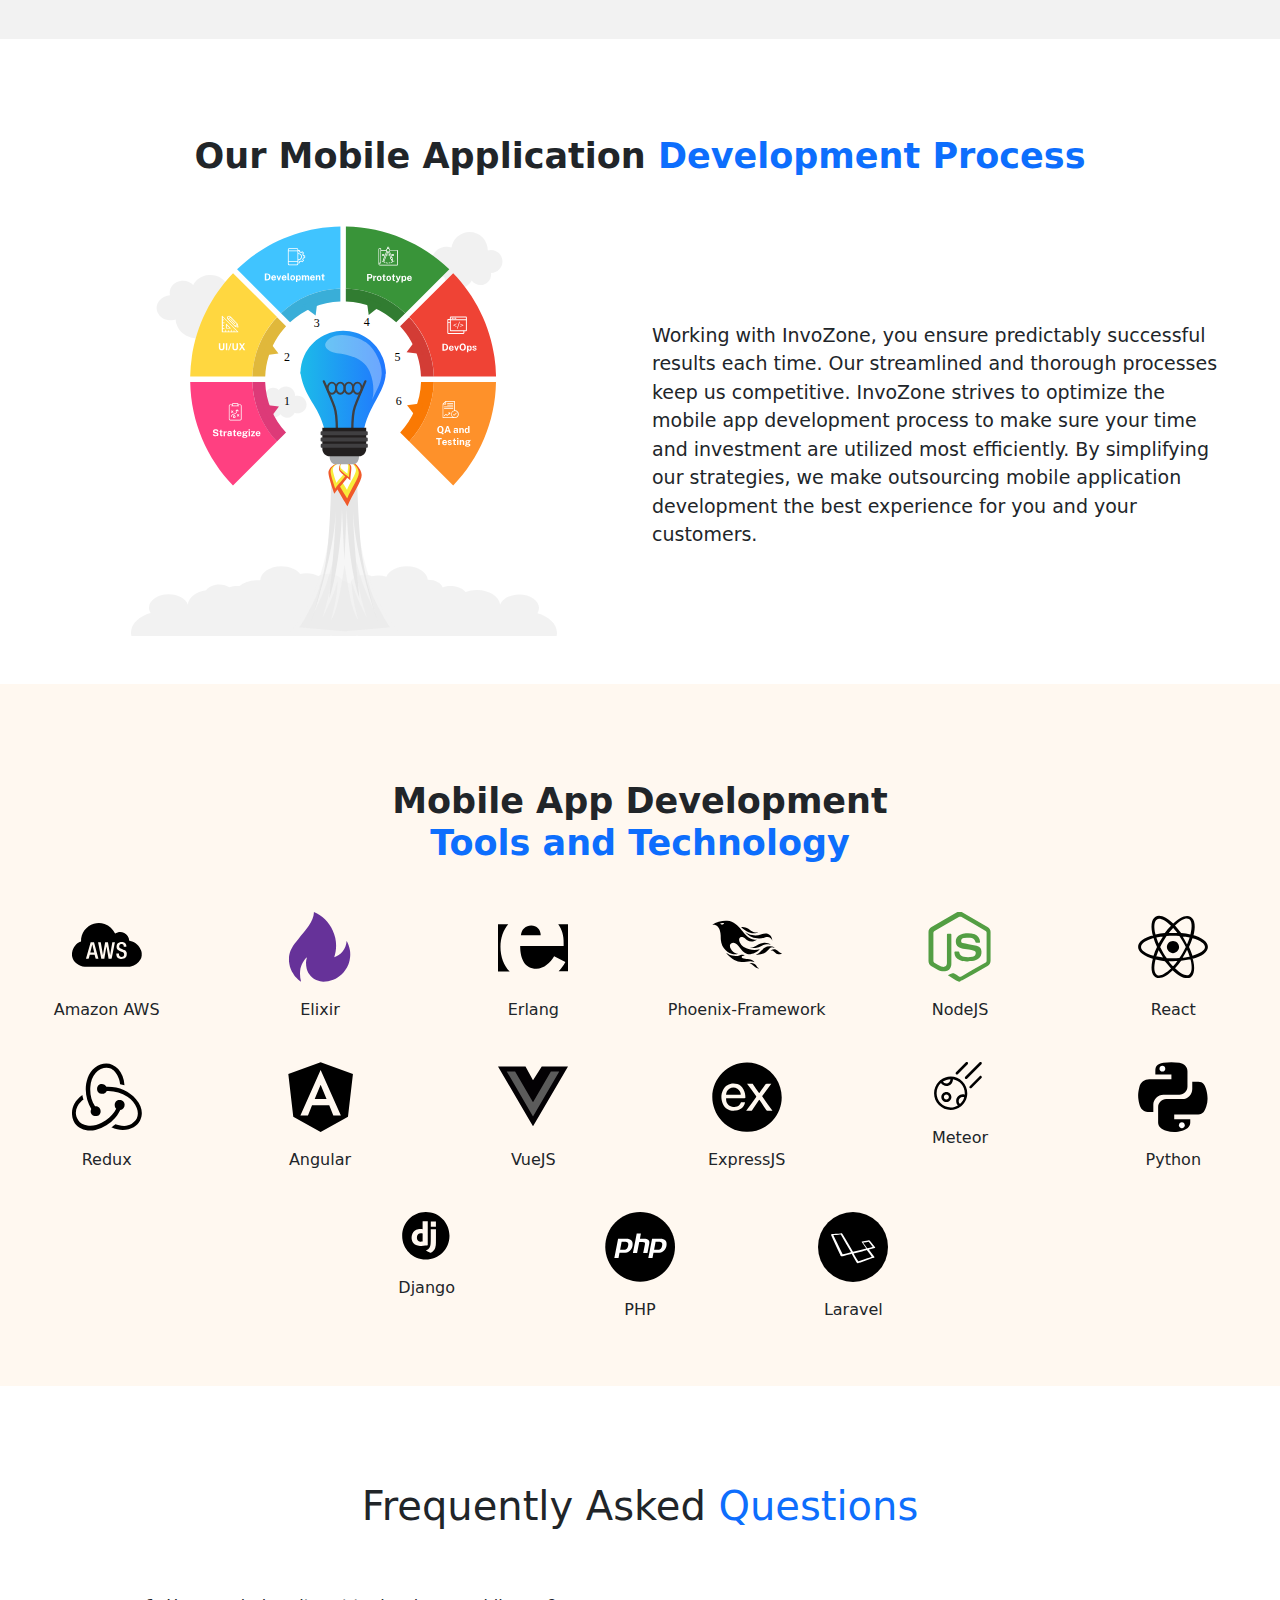
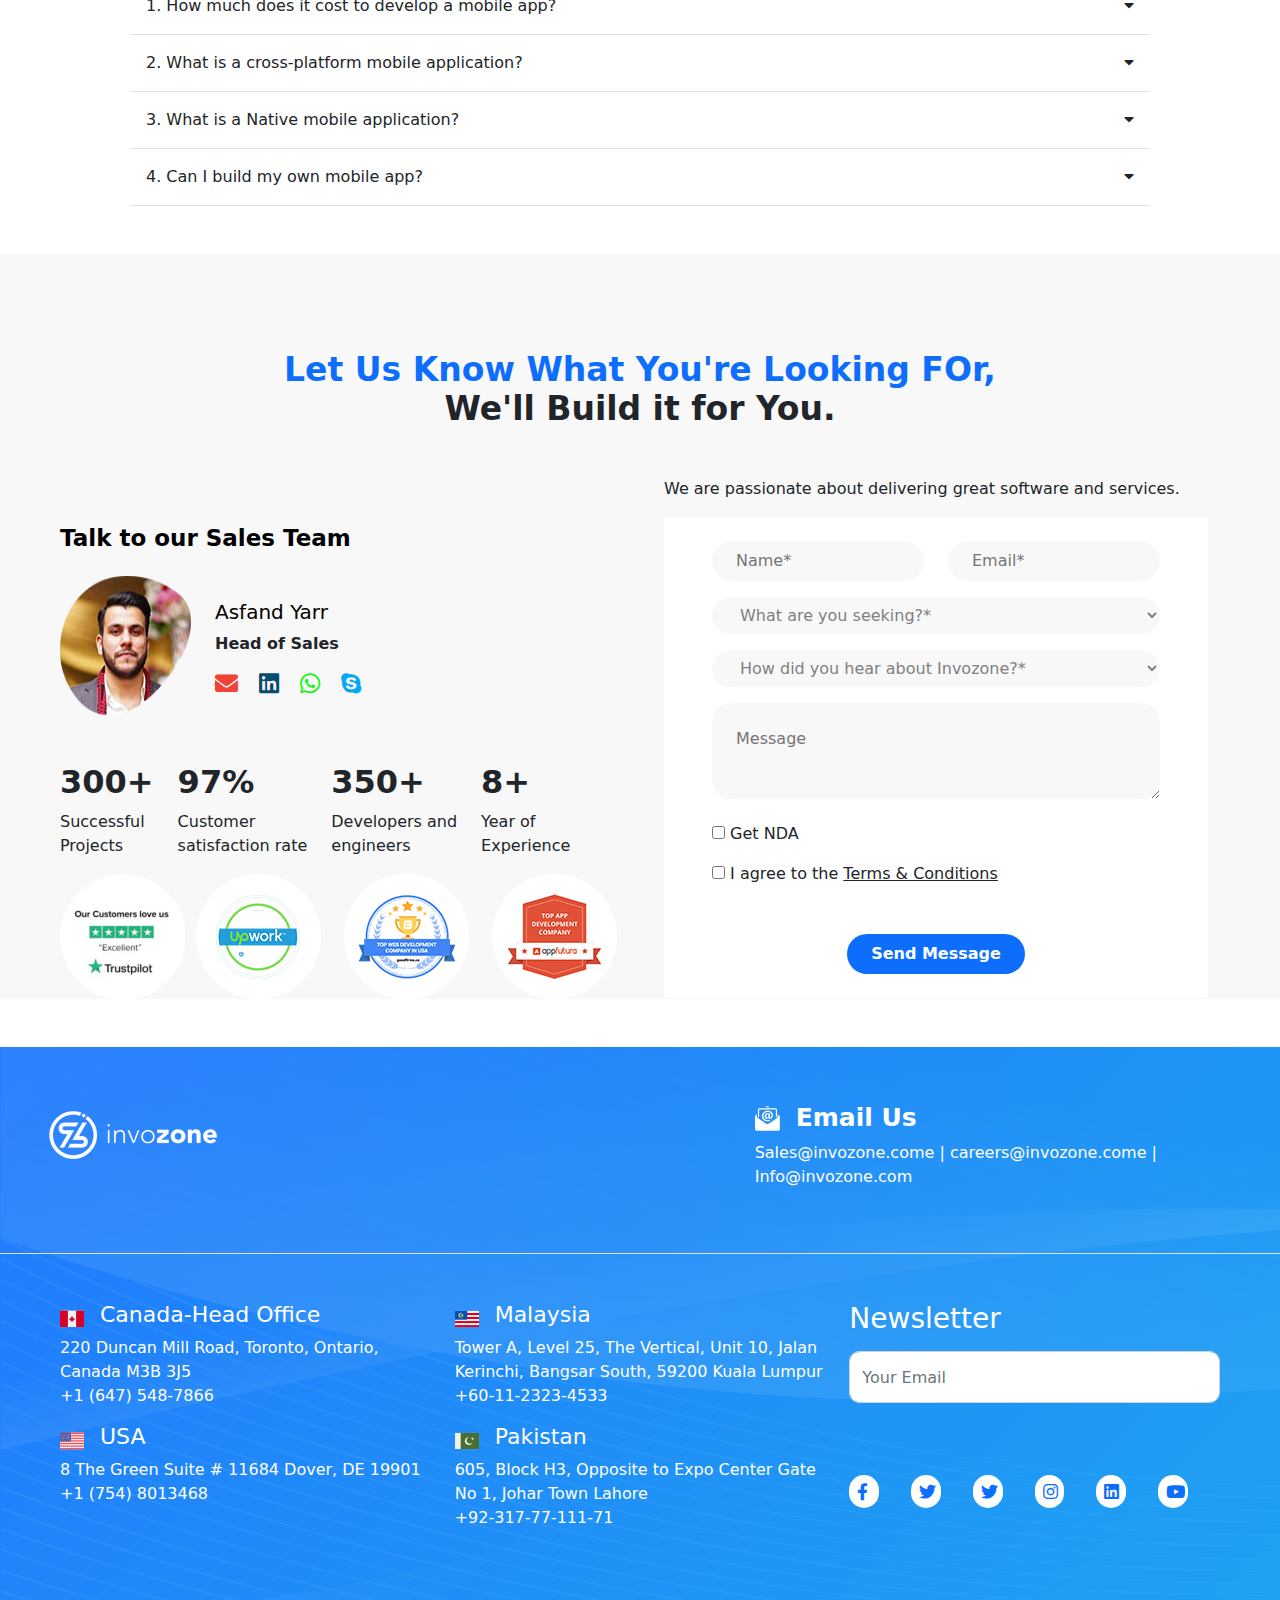
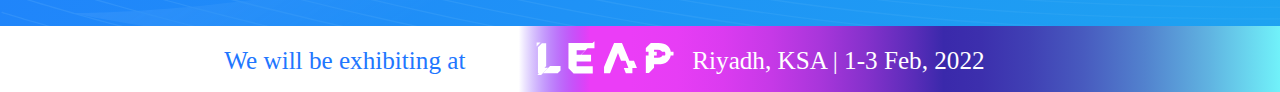
<file: mobileApp.html>
<!DOCTYPE html>
<html>

<head>
    <title>Invozone</title>
    <meta name="viewpoint" content="width=device-width, initial-value=1.0">
    <link rel="stylesheet" type="text/css" href="assets/css/style.css">
    <link rel="stylesheet" type="text/css" href="assets/css/all.min.css">
    <link rel="stylesheet" type="text/css" href="assets/css/bootstrap.min.css">
    <link rel="shortcut-icon" width="16px" height="16px" href="assets/images/capture.png">
    <link rel="stylesheet" type="text/css" href="assets/css/owl.carousel.min.css">
</head>

<body>

    <Section class="nav_section">
        <nav class="navbar navbar-expand-lg navbar-dark bg-primary">
            <div class="container-fluid">
                <a class="navbar-brand" href="index.html">
                    <img src="assets/images/InvoZone_Logo.webp" class="ps-4" alt="Image not Found">
                </a>

                <button class="navbar-toggler" data-bs-toggle="collapse" data-bs-target="#navbarSupportedContent"
                    aria-controls="navbarSupportedContent" aria-expanded="false" aria-label="Navigation_button">
                    <span class="navbar-toggler-icon"></span>
                </button>

                <div class="collapse navbar-collapse" id="navbarSupportedContent">
                    <ul class="navbar-nav ms-auto">
                        <li class="nav-item dropdown">
                            <a class="nav-link dropdown-toggle text-white me-3" data-bs-toggle="dropdown"
                                id="services_Dropdown" href="#">Services</a>
                            <div class="dropdown-menu" aria-labelledby="services_Dropdown">
                                <section class="d-flex ps-5 pt-4 pe-4 pb-3">
                                    <div>
                                        <div class="d-flex dropdown-item border-bottom pb-2 services_menu">
                                            <img src="assets/images/Web-Design-Development-Services.svg" class="me-3"
                                                width="40px" alt="Image not found">
                                            <div class="pt-2">
                                                <a class="servcies_a text-dark" href="#">Web Design and Development</a>
                                            </div>
                                        </div>

                                        <div class="d-flex dropdown-item border-bottom pb-2 services_menu">
                                            <img src="assets/images/Mobile-app-Development-Services.svg" class="me-3"
                                                width="40px" alt="Image not found">
                                            <div class="pt-2">
                                                <a class="servcies_a text-dark" href="#">Mobile App Development
                                                    Services</a>
                                            </div>
                                        </div>

                                        <div class="d-flex dropdown-item border-bottom pb-4 services_menu">
                                            <img src="assets/images/Enterprise-App-Development-Services.svg"
                                                class="me-3" width="40px" alt="Image not found">
                                            <div class="pt-2">
                                                <a class="servcies_a text-dark" href="#">Enterprise App Development</a>
                                            </div>
                                        </div>

                                        <div class="d-flex dropdown-item border-bottom pb-2 services_menu">
                                            <img src="assets/images/Software-Quality-Assurance-Services.svg"
                                                class="me-3" width="40px" alt="Image not found">
                                            <div class="pt-2">
                                                <a class="servcies_a text-dark" href="#">Software Quality Assurance</a>
                                            </div>
                                        </div>

                                    </div>

                                    <!-- Second column start from here -->
                                    <div class="ms-4">
                                        <div class="d-flex dropdown-item border-bottom pb-2 services_menu">
                                            <img src="assets/images/DevOps-Services.svg" class="me-3" width="40px"
                                                alt="Image not found">
                                            <div class="pt-2">
                                                <a class="servcies_a text-dark" href="#">Dev Ops</a>
                                            </div>
                                        </div>

                                        <div class="d-flex dropdown-item border-bottom pb-2 services_menu">
                                            <img src="assets/images/Data-Scraping-Services.svg" class="me-3"
                                                width="40px" alt="Image not found">
                                            <div class="pt-2">
                                                <a class="servcies_a text-dark" href="#">Data Scraping</a>
                                            </div>
                                        </div>

                                        <div class="d-flex dropdown-item border-bottom pb-4 services_menu">
                                            <img src="assets/images/Big-Data-Services.svg" class="me-3" width="40px"
                                                alt="Image not found">
                                            <div class="pt-2">
                                                <a class="servcies_a text-dark" href="#">Big Data</a>
                                            </div>
                                        </div>

                                        <div class="d-flex dropdown-item border-bottom pb-2 services_menu">
                                            <img src="assets/images/IoT-Development-Services.svg" class="me-3"
                                                width="40px" alt="Image not found">
                                            <div class="pt-2">
                                                <a class="servcies_a text-dark" href="#">loT Development</a>
                                            </div>
                                        </div>

                                    </div>

                                    <div class="ms-4">
                                        <div class="d-flex dropdown-item border-bottom pb-2 services_menu">
                                            <img src="assets/images/Software-Project-managment-Services.svg"
                                                class="me-3" width="40px" alt="Image not found">
                                            <div class="pt-2">
                                                <a class="servcies_a text-dark" href="#">Software Project Management</a>
                                            </div>
                                        </div>

                                        <div class="d-flex dropdown-item border-bottom pb-2 services_menu">
                                            <img src="assets/images/Technical-Support-Services.svg" class="me-3"
                                                width="40px" alt="Image not found">
                                            <div class="pt-2">
                                                <a class="servcies_a text-dark" href="#">Technical Support Services</a>
                                            </div>
                                        </div>

                                        <div class="d-flex dropdown-item border-bottom pb-4 services_menu">
                                            <img src="assets/images/UX-Branding-Services.svg" class="me-3" width="40px"
                                                alt="Image not found">
                                            <div class="pt-2">
                                                <a class="servcies_a text-dark" href="#">UI/UX Design</a>
                                            </div>
                                        </div>

                                        <div class="align-right mt-5">
                                            <a class="servcies_a text-dark" href="#">
                                                <!-- <button class="btn btn-primary me-2  btn_viewAll px-4 py-2">View All</button> -->
                                                <button class="btn btn-primary btn_viewAll px-4 py-2">View_All</button>
                                            </a>
                                        </div>

                                    </div>
                                </section>
                            </div>
                        </li>

                        <li class="nav-item dropdown">
                            <a class="nav-link text-white me-3 dropdown-toggle" data-bs-toggle="dropdown"
                                id="industries_dropdown" href="#">Industries</a>
                            <div class="dropdown-menu" aria-labelledby="industries_dropdown">
                                <section class="d-flex ps-5 pt-4 pe-4 pb-3">
                                    <div>
                                        <div class="d-flex dropdown-item border-bottom pb-2 services_menu">
                                            <img src="assets/images/Ecommerce-Industry-1.svg" class="me-3" width="40px"
                                                alt="Image not found">
                                            <div class="pt-2">
                                                <a class="servcies_a text-dark" href="#">E-Commerce</a>
                                            </div>
                                        </div>

                                        <div class="d-flex dropdown-item border-bottom pb-2 services_menu">
                                            <img src="assets/images/Inline-Retail-Industry.svg" class="me-3"
                                                width="40px" alt="Image not found">
                                            <div class="pt-2">
                                                <a class="servcies_a text-dark" href="#">Food & Grocery</a>
                                            </div>
                                        </div>

                                        <div class="d-flex dropdown-item border-bottom pb-2 services_menu">
                                            <img src="assets/images/Education-Industry-1.svg" class="me-3" width="40px"
                                                alt="Image not found">
                                            <div class="pt-2">
                                                <a class="servcies_a text-dark" href="#">Education</a>
                                            </div>
                                        </div>
                                    </div>
                                    <!-- Second column  -->
                                    <div class="ms-4">
                                        <div class="d-flex dropdown-item border-bottom pb-2 services_menu">
                                            <img src="assets/images/On-Demand-Services-Industry-1.svg" class="me-3"
                                                width="40px" alt="Image not found">
                                            <div class="pt-2">
                                                <a class="servcies_a text-dark" href="#">On Demand Services</a>
                                            </div>
                                        </div>

                                        <div class="d-flex dropdown-item border-bottom pb-2 services_menu">
                                            <img src="assets/images/Health-Care-Industry-1.svg" class="me-3"
                                                width="40px" alt="Image not found">
                                            <div class="pt-2">
                                                <a class="servcies_a text-dark" href="#">Healthcare</a>
                                            </div>
                                        </div>

                                    </div>
                                    <!-- third column -->
                                    <div class="ms-3">
                                        <div class="d-flex dropdown-item border-bottom pb-2 services_menu">
                                            <img src="assets/images/Fintech-Industry-1.svg" class="me-3" width="40px"
                                                alt="Image not found">
                                            <div class="pt-2">
                                                <a class="servcies_a text-dark" href="#">Fintech</a>
                                            </div>
                                        </div>

                                        <div class="d-flex dropdown-item border-bottom pb-2 services_menu">
                                            <img src="assets/images/Travel-Tourism-Industry.svg" class="me-3"
                                                width="40px" alt="Image not found">
                                            <div class="pt-2">
                                                <a class="servcies_a text-dark" href="#">Travel & Tourism</a>
                                            </div>
                                        </div>

                                        <div class="align-right mt-5">
                                            <a class="servcies_a text-dark" href="#">
                                                <!-- <button class="btn btn-primary me-2  btn_viewAll px-4 py-2">View All</button> -->
                                                <button class="btn btn-primary btn_viewAll px-4 py-2">View_All</button>
                                            </a>
                                        </div>
                                    </div>


                                </section>
                            </div>

                        </li>


                        <li class="nav-item dropdown">
                            <a class="nav-link text-white me-3 dropdown-toggle" data-bs-toggle="dropdown"
                                id="developers_dropdown" href="#">Dedicated Developers</a>
                            <div class="dropdown-menu" aria-labelledby="developers_dropdown">
                                <section class="d-flex ps-5 pt-4 pe-4 pb-3">
                                    <div>
                                        <div class="d-flex dropdown-item border-bottom pb-2 services_menu">
                                            <img src="assets/images/Hire-a-elixir-developer.svg" class="me-3"
                                                width="40px" alt="Image not found">
                                            <div class="pt-2">
                                                <a class="servcies_a text-dark" href="#">Elixir Developers</a>
                                            </div>
                                        </div>
                                    </div>
                                    <div>
                                        <div class="align-right mt-5">
                                            <a class="servcies_a text-dark" href="#">
                                                <!-- <button class="btn btn-primary me-2  btn_viewAll px-4 py-2">View All</button> -->
                                                <button class="btn btn-primary btn_viewAll px-4 py-2">View_All</button>
                                            </a>
                                        </div>
                                    </div>

                                </section>
                            </div>
                        </li>

                        <li class="nav-item dropdown">
                            <a class="nav-link text-white me-3 dropdown-toggle" data-bs-toggle="dropdown"
                                id="content_dropdown" href="#">Content Hub</a>
                            <div class="dropdown-menu" aria-labelledby="content_dropdown">
                                <section class="ps-4 pt-3 pe-4 pb-4">
                                    <div class="d-flex dropdown-item border-bottom pb-2 services_menu">
                                        <img src="assets/images/Blog-Content-Hub-1.svg" class="me-3" width="40px"
                                            alt="Image not found">
                                        <div class="pt-2">
                                            <a class="servcies_a text-dark" href="#">Blog</a>
                                        </div>
                                    </div>

                                    <div class="d-flex dropdown-item border-bottom pb-2 services_menu">
                                        <img src="assets/images/Tech-News-Content-Hub-1.svg" class="me-3" width="40px"
                                            alt="Image not found">
                                        <div class="pt-2">
                                            <a class="servcies_a text-dark" href="#">Tech News</a>
                                        </div>
                                    </div>

                                    <div class="d-flex dropdown-item border-bottom pb-2 services_menu">
                                        <img src="assets/images/ebook-1.svg" class="me-3" width="40px"
                                            alt="Image not found">
                                        <div class="pt-2">
                                            <a class="servcies_a text-dark" href="#">E-books</a>
                                        </div>
                                    </div>
                                </section>
                            </div>
                        </li>

                        <li class="nav-item dropdown">
                            <a class="nav-link text-white me-3 dropdown-toggle" data-bs-toggle="dropdown"
                                id="company_dropdown" href="#">Company</a>
                            <div class="dropdown-menu" aria-labelledby="company_dropdown">
                                <section class="ps-4 pt-2 pe-4 pb-4">
                                    <div class="d-flex dropdown-item border-bottom pb-2 services_menu">
                                        <img src="assets/images/About-Us-Company-1.svg" class="me-3" width="40px"
                                            alt="Image not found">
                                        <div class="pt-2">
                                            <a class="servcies_a text-dark" href="#">About Us</a>
                                        </div>
                                    </div>

                                    <div class="d-flex dropdown-item border-bottom pb-2 services_menu">
                                        <img src="assets/images/Careers-Company-1.svg" class="me-3" width="40px"
                                            alt="Image not found">
                                        <div class="pt-2">
                                            <a class="servcies_a text-dark" href="#">Careers</a>
                                        </div>
                                    </div>

                                    <div class="d-flex dropdown-item border-bottom pb-2 services_menu">
                                        <img src="assets/images/Portfolio-icon.svg" class="me-3" width="40px"
                                            alt="Image not found">
                                        <div class="pt-2">
                                            <a class="servcies_a text-dark" href="#">Portfolio</a>
                                        </div>
                                    </div>
                                </section>

                            </div>
                        </li>

                        <li class="nav-item">
                            <a class="nav-link text-white me-4" href="#">Pricing</a>
                        </li>

                        <li class="nav-item">
                            <button class="me-5 nav_contact px-3 py-2"><b>Contact Us</b></button>
                        </li>
                    </ul>
                </div>
            </div>
        </nav>
    </Section>



    <section class="Mobile_header_part">
        <div class="container-fluid">
            <div class="row mx-5 mt-5">
                <div class="col-12 col-sm-12 col-md-6 col-lg-6 col-xl-6">
                    <h1 class="pt-5 text-dark"><b>Trusted Mobile App<br>Development Company</b></h1>
                    <h5 class="pt-4">Turn your custom mobile app development project into a success.</h5>
                    <ul class="pt-5 text-primary list-unstyled">
                        <li class="d-flex"><i class="fas fa-circle text-primary me-4 pt-2"></i>
                            <p class="text-dark">Benefit from the expertise of seasoned mobile app developers to build
                                outstanding applications.</p>
                        </li>

                        <li class="d-flex"><i class="fas fa-circle text-primary me-4 pt-2"></i>
                            <p class="text-dark">
                                Leverage constant communication and collaboration to stay updated on every step of
                                custom mobile app development services outsourcing.</p>
                        </li>

                        <li class="d-flex"><i class="fas fa-circle text-primary me-4 pt-2"></i>
                            <p>Entirely at your disposal, your dedicated team is set to reach goals without
                                distractions.
                            </p>
                        </li>
                    </ul>

                    <button class="btn btn-primary mt-4 px-4 py-2"><b>Discuss your Project</b></button>
                </div class="col-12 col-sm-12 col-md-6 col-lg-6 col-xl-6">
                <img src="assets/images/1-10 (2).svg" class="mx-auto pt-5" alt="image not found">
                <div>

                </div>
            </div>
        </div>
    </section>

    <section class="MobileApp_part">
        <div class="container-fluid px-5 pb-5">
            <div class="header_part pt-5 ps-4">
                <h1 class="text-primary pt-5"><b>Mobile App Development<br>Services <span class="text-dark">We
                            Offer</span></b></h1>
                <p class="text-dark">Our talented company of mobile app developers works closely with you to design and
                    built beautiful iOS, Android, and hybrid mobile application<br> solutions.</p>
            </div>


            <div class=" row ps-4 mt-5 pb-5">
                <div class="col-12 col-sm-12 col-md-4 col-lg-4 col-xl-4">
                    <img src="assets/images/app1.svg" class="mt-4" alt="Image not found">
                    <h5 class="text-dark pt-4"><b>iOS App Development</b></h5>
                    <p class="justify-content-center pt-2">InvoZone has a pool of iOS app developer to meet all your iOS
                        app development needs. Skilled iOS app development team delivers secure and reliable apps for
                        all Apple products, We use Objective-C and Swift programming languages to build and maintain
                        mobile app frameworks for the best user experience on the iOS platform.</p>
                </div>

                <div class="col-12 col-sm-12 col-md-4 col-lg-4 col-xl-4">
                    <img src="assets/images/app2.svg" class="mt-4" alt="Image not found">
                    <h5 class="text-dark pt-4"><b>Android App Development</b></h5>
                    <p class="justify-content-center pt-2">Get a team of android app developer that covers the entire
                        Android app development spectrum and can help build apps for Android smartphones, tablets,
                        Android TV, and Android Wear OS. We have the necessary expertise in JAVA and Kotlin, with our
                        backend team employing python to develop APIs for crafting awesome custom Android apps.</p>
                </div>

                <div class="col-12 col-sm-12 col-md-4 col-lg-4 col-xl-4">
                    <img src="assets/images/app3.svg" class="mt-4" alt="Image not found">
                    <h5 class="text-dark pt-4"><b>Hybrid App Development</b></h5>
                    <p class="justify-content-center pt-2">Employ react-native developers to actively build quality
                        hybrid mobile apps and APIs that seamlessly integrate with third-party mobile applications. Our
                        team uses React-Native, Xamarian, Ionic to build interactive cross-platform mobile applications.
                    </p>
                </div>

                <div class="col-12 col-sm-12 col-md-4 col-lg-4 col-xl-4">
                    <img src="assets/images/app4.svg" class="mt-4" alt="Image not found">
                    <h5 class="text-dark pt-4"><b>Windows Application Development</b></h5>
                    <p class="justify-content-center pt-2">Acquire a one-stop custom mobile app development services for
                        all your Windows Application Development requirements. We build the right Windows software to
                        work on x86, x64, or ARM-based systems. Our team of the most capable Windows app developers is
                        proficient in the relevant languages you need to get your Windows app underway.</p>
                </div>
            </div>
        </div>
    </section>

    <section class="AppDevelopers_Part mt-5">
        <div class="container-fluid px-5 pt-5">
            <div class="header_part text-center">
                <h1 class="text-primary"><b>Hire <span class="text-dark">Mobile App Developers</span></b></h1>
                <h4 class="text-dark"><b>Choose How <span class="text-primary">YOU WANT</span> to collaborate</b></h4>
            </div>

            <div class="body_part pt-5">
                <div class="row">
                    <div class="col-12 col-sm-12 col-md-3 col-lg-3 col-xl-3 background_shadow">
                        <div class="bg-white text-center py-4">
                            <img src="assets/images/collaboration-project-based-3685b138a850f13df14803918ace6919.svg"
                                class="w-50" alt="image not found">
                            <p class="pt-3">Project-Based</p>
                        </div>
                    </div>

                    <div class="col-12 col-sm-12 col-md-3 col-lg-3 col-xl-3 background_shadow">
                        <div class="bg-white text-center py-4">
                            <img src="assets/images/collaboration2.svg" class="w-50" alt="image not found">
                            <p class="pt-3">Hire Developers on<br> Hourly Basis</p>
                        </div>
                    </div>

                    <div class="col-12 col-sm-12 col-md-3 col-lg-3 col-xl-3 background_shadow">
                        <div class="bg-white text-center py-4">
                            <img src="assets/images/collaboration3.svg" class="w-50" alt="image not found">
                            <p class="pt-3">Dedicated Team<br> of Developers</p>
                        </div>
                    </div>

                    <div class="col-12 col-sm-12 col-md-3 col-lg-3 col-xl-3 background_shadow">
                        <div class="bg-white text-center py-4">
                            <img src="assets/images/collaboration4.svg" class="w-50" alt="image not found">
                            <p class="pt-3">I'm not sure</p>
                        </div>
                    </div>
                </div>
            </div>
        </div>
    </section>


    <section class="Appportfolio_part mt-5">
        <div class="container-fluid pt-5 pb-5">
            <div class="row">
                <div class="col-6">

                </div>
                <div class="col-6">
                    <h1 class="Appportfilio_heading">
                        Work <span class="text-primary">Portfolio</span>
                    </h1>
                </div>
            </div>

            <div class="carousel_part">
                <div id="main_carousel" class="carousel slide" data-ride="carousel">
                    <div class="row">
                        <div class="col-12 col-sm-12 col-md-6 col-lg-6 col-xl-6">

                        </div>

                        <div class="col-12 col-sm-12 col-md-6 col-lg-6 col-xl-6">
                            <div class="row px-0">
                                <div class="col-12 col-sm-12 col-md-8 col-lg-8 col-xl-8">
                                    <ol class="carousel-indicators">
                                        <li data-bs-target="#main_carousel" data-bs-slide="0"
                                            class="active text-primary"></li>
                                        <li data-bs-target="#main_carousel" data-bs-slide="1"></li>
                                        <li data-bs-target="#main_carousel" data-bs-slide="2"></li>
                                        <li data-bs-target="#main_carousel" data-bs-slide="3"></li>
                                        <li data-bs-target="#main_carousel" data-bs-slide="4"></li>

                                    </ol>
                                </div>

                                <div class="col-12 col-sm-12 col-md-4 col-lg-4 col-xl-4">
                                    <a class="carousel-control-prev" href="#main_carousel" data-bs-slide="prev"
                                        role="button"></a>
                                    <span class="carousel_Arrow me-2"><i
                                            class="fas fa-arrow-circle-left text-primary "></i></span>

                                    <a class="carousel-control-next" href="#main_carousel" data-bs-slide="next"
                                        role="button"></a>
                                    <span class="carousel_Arrow"><i
                                            class="fas fa-arrow-circle-right text-primary"></i></span>
                                </div>
                            </div>
                        </div>
                    </div>
                    <div class="carousel-inner">
                        <div class="carousel-item active">
                            <div class="row">

                                <div class="col-12 col-sm-12 col-md-6 col-lg-6 col-xl-6 text-center">
                                    <img src="assets/images/Homepie (1).png" class="img-fluid" alt="Image not found">
                                </div>

                                <div class="col-12 col-sm-12 col-md-6 col-lg-6 col-xl-6 mt-5">
                                    <h4 class="pt-5">Homepie</h4>
                                    <p class="mt-4">A free marketplace for homebuyers & sellers. Instantly list your
                                        properties, chat<br>
                                        with buyers/sellers, close deals, and more.</p>

                                    <button class="btn btn-primary mt-5 py-2 px-4 "><b>View Portfolio</b></button>
                                </div>
                            </div>
                        </div>

                        <div class="carousel-item">
                            <div class="row">
                                <div class="col-12 col-sm-12 col-md-6 col-lg-6 col-xl-6 text-center">
                                    <img src="assets/images/Anakeed-Mart.png" class="img-fluid" alt="Image not found">
                                </div>

                                <div class="col-12 col-sm-12 col-md-6 col-lg-6 col-xl-6 mt-5">
                                    <h4 class="pt-5">Anakeed Mart</h4>
                                    <p class="mt-4">An online grocery shopping platform based in Saudi Arabia for
                                        providing high<br>quality, organic products such as fruits and vegetables
                                        straight
                                        to your doorstep.</p>

                                    <button class="btn btn-primary mt-5 py-2 px-4 "><b>View Portfolio</b></button>
                                </div>
                            </div>
                        </div>

                        <div class="carousel-item">
                            <div class="row">
                                <div class="col-12 col-sm-12 col-md-6 col-lg-6 col-xl-6 text-center">
                                    <img src="assets/images/Column.png" class="img-fluid" alt="Image not found">
                                </div>

                                <div class="col-12 col-sm-12 col-md-6 col-lg-6 col-xl-6 mt-5">
                                    <h4 class="pt-5">Column</h4>
                                    <p class="mt-4">A collaborative public notice platform helping journalists,
                                        governments, and legal<br>entities to distribute public interest information.
                                    </p>

                                    <button class="btn btn-primary mt-5 py-2 px-4 "><b>View Portfolio</b></button>
                                </div>
                            </div>
                        </div>


                        <div class="carousel-item">
                            <div class="row">
                                <div class="col-12 col-sm-12 col-md-6 col-lg-6 col-xl-6 text-center">
                                    <img src="assets/images/Tunevu-2.png" class="img-fluid" alt="Image not found">
                                </div>

                                <div class="col-12 col-sm-12 col-md-6 col-lg-6 col-xl-6 mt-5">
                                    <h4 class="pt-5">Tunevu</h4>
                                    <p class="mt-4">Tunevu is an online podcasting platform providing an engaging
                                        interactive<br> experience.</p>

                                    <button class="btn btn-primary mt-5 py-2 px-4 "><b>View Portfolio</b></button>
                                </div>
                            </div>
                        </div>
                    </div>



                </div>

            </div>
        </div>
    </section>


    <section class="Mobile_Application mt-5">
        <div class="container-fluid">
            <div class="Application_header text-center pt-5 px-5">
                <h1 class="text-dark"><b>Our Mobile Application <span class="text-primary">Development
                            Process</span></b></h1>
            </div>

            <div class="Application_body mt-5">
                <div class="row px-5">
                    <div class="col-12 col-sm-12 col-md-6 col-lg-6 col-xl-6 text-center">
                        <img src="assets/images/Mobile-Application-Development-Mobile.svg" class="w-75 align-center"
                            alt="Image not found">
                    </div>

                    <div class="col-12 col-sm-12 col-md-6 col-lg-6 col-xl-6 mt-5 pt-5">
                        <p>Working with InvoZone, you ensure predictably successful results each time. Our streamlined
                            and thorough processes keep us competitive.
                            InvoZone strives to optimize the mobile app development process to make sure your time and
                            investment are utilized most efficiently. By simplifying our strategies, we make outsourcing
                            mobile application development the best experience for you and your customers.</p>
                    </div>
                </div>
            </div>
        </div>
    </section>


    <section class="AppDevelopment_part">
        <div class="container-fluid mt-5">
            <div class="header_part pt-5 text-center">
                <h1 class="text-dark pt-5"><b>Mobile App Development<br>
                        <span class="text-primary">Tools and Technology</b></span></h1>
            </div>
            <div class="body_part mt-5 pb-5">
                <div class="row text-center">
                    <div class="col-12 col-sm-12 col-md-2 col-lg-2 col-xl-2 text-center">
                        <img src="assets/images/Aws.svg" width="70px" alt="Image not found">
                        <p class="pt-3">Amazon AWS</p>
                    </div>

                    <div class="col-12 col-sm-12 col-md-2 col-lg-2 col-xl-2 text-center">
                        <img src="assets/images/Elixer.svg" width="70px" alt="Image not found">
                        <p class="pt-3">Elixir</p>
                    </div>

                    <div class="col-12 col-sm-12 col-md-2 col-lg-2 col-xl-2 text-center">
                        <img src="assets/images/Erlang.svg" width="70px" alt="Image not found">
                        <p class="pt-3">Erlang</p>
                    </div>

                    <div class="col-12 col-sm-12 col-md-2 col-lg-2 col-xl-2 text-center">
                        <img src="assets/images/Phoenix.svg" width="70px" alt="Image not found">
                        <p class="pt-3">Phoenix-Framework</p>
                    </div>

                    <div class="col-12 col-sm-12 col-md-2 col-lg-2 col-xl-2 text-center">
                        <img src="assets/images/NodeJS.svg" width="70px" alt="Image not found">
                        <p class="pt-3">NodeJS</p>
                    </div>

                    <div class="col-12 col-sm-12 col-md-2 col-lg-2 col-xl-2 text-center">
                        <img src="assets/images/React.svg" width="70px" alt="Image not found">
                        <p class="pt-3">React</p>
                    </div>

                    <div class="col-12 col-sm-12 col-md-2 col-lg-2 col-xl-2 text-center mt-lg-4">
                        <img src="assets/images/Redux.svg" width="70px" alt="Image not found">
                        <p class="pt-3">Redux</p>
                    </div>

                    <div class="col-12 col-sm-12 col-md-2 col-lg-2 col-xl-2 text-center mt-lg-4">
                        <img src="assets/images/Angular.svg" width="70px" alt="Image not found">
                        <p class="pt-3">Angular</p>
                    </div>

                    <div class="col-12 col-sm-12 col-md-2 col-lg-2 col-xl-2 text-center mt-lg-4">
                        <img src="assets/images/VueJs.svg" width="70px" alt="Image not found">
                        <p class="pt-3">VueJS</p>
                    </div>

                    <div class="col-12 col-sm-12 col-md-2 col-lg-2 col-xl-2 text-center mt-lg-4">
                        <img src="assets/images/ExpressJS.svg" width="70px" alt="Image not found">
                        <p class="pt-3">ExpressJS</p>
                    </div>

                    <div class="col-12 col-sm-12 col-md-2 col-lg-2 col-xl-2 text-center mt-lg-4">
                        <img src="assets/images/Metero.svg" width="70px" alt="Image not found">
                        <p class="pt-3">Meteor</p>
                    </div>

                    <div class="col-12 col-sm-12 col-md-2 col-lg-2 col-xl-2 text-center mt-lg-4">
                        <img src="assets/images/Python-1.svg" width="70px" alt="Image not found">
                        <p class="pt-3">Python</p>
                    </div>

                </div>

                <div class="row mt-lg-4">
                    <div class="col-12 col-sm-12 col-md-3 col-lg-3 col-xl-3">

                    </div>
                    <div class="col-12 col-sm-12 col-md-2 col-lg-2 col-xl-2 text-center">
                        <img src="assets/images/Django.svg" width="70px" alt="Image not found">
                        <p class="pt-3">Django</p>
                    </div>

                    <div class="col-12 col-sm-12 col-md-2 col-lg-2 col-xl-2 text-center">
                        <img src="assets/images/PHP.svg" width="70px" alt="Image not found">
                        <p class="pt-3">PHP</p>
                    </div>

                    <div class="col-12 col-sm-12 col-md-2 col-lg-2 col-xl-2 text-center">
                        <img src="assets/images/Laravel.svg" width="70px" alt="Image not found">
                        <p class="pt-3">Laravel</p>
                    </div>
                </div>

            </div>
        </div>
    </section>


    <section class="AppQuestion_part mt-5">
        <div class="container pt-5">
            <div class="header_part text-center">
                <h1 class="text-dark mb-5">Frequently Asked <span class="text-primary">Questions</span></h1>
            </div>
            <div class="body_part px-5">
                <ul class="list-group list-group-flush">
                    <li class="list-group-item py-3" data-bs-toggle="collapse" href="#collapseid1" role="button"
                        aria-expanded="false" aria-controls="collapseid1">1. How much does it cost to develop a mobile
                        app?
                        <span class="float-end"><i class="fas fa-caret-down"></i></span>

                        <div class="collapse pt-5" id="collapseid1">
                            <p>Mobile apps development usually costs from $10,000 to $200,000. But it all depends on the
                                type and complexity of the application. There are apps that can be built without any
                                cost if DIY and there are also apps that may cost over $40,0000. So it’s always better
                                to get the estimated price from the vendor before outsourcing.</p>
                        </div>
                    </li>
                    <li class="list-group-item py-3" data-bs-toggle="collapse" href="#collapseid2" role="button"
                        aria-expanded="false" aria-controls="collapseid2">2. What is a cross-platform mobile application?
                        <span class="float-end"><i class="fas fa-caret-down"></i></span>

                        <div class="collapse pt-5" id="collapseid2">
                            <p>Cross-platform mobile app development allows developers to create a unified API on top
                                native app SDKs and develop android and iOS apps that share the same code base. Usually,
                                Xamarin, React Native and Kotlin are used to develop a cross-platform mobile app.</p>
                        </div>
                    </li>
                    <li class="list-group-item py-3" data-bs-toggle="collapse" href="#collapseid3" role="button"
                        aria-expanded="false" aria-controls="collapseid3">3. What is a Native mobile application?
                        <span class="float-end"><i class="fas fa-caret-down"></i></span>
                        <div class="collapse pt-5" id="collapseid3">
                            <p>Native mobile apps are particularly developed for specific mobile operating systems such
                                as Android OS, Apple iOS. In short, native mobile app development means developing
                                multiple OS versions of the same product with different codebases. Apps developed for
                                Android OS will not work on Apple iOS and vice-versa.</p>
                        </div>
                    </li>
                    <li class="list-group-item py-3 border-bottom" data-bs-toggle="collapse" href="#collapseid4" role="button"
                        aria-expanded="false" aria-controls="collapseid4">4. Can I build my own mobile app?
                        <span class="float-end"><i class="fas fa-caret-down"></i></span>

                        <div class="collapse pt-5" id="collapseid4">
                            <p>
                                Yes, you can develop your own mobile application using many DIY platforms available
                                online. However, these apps will usually have general features available on the
                                platform. If you want to build an app with specific features you will either need to
                                have coding skills or you can hire mobile app developers to do it for you.
                            </p>
                        </div>
                    </li>
                </ul>
            </div>
        </div>
    </section>


    <section class="letUsKnow_part ">
        <div class="container-fluid my-5">
            <div class="letUsKnow_header pt-5 mb-5">
                <h1 class="text-primary text-center mt-5"><b>Let Us Know What You're Looking FOr,<br><span
                            class="text-dark">We'll Build it for You.</b> </span></h1>
            </div>
        </div>
        <div class="letUsKnow_body">
            <div class="row mx-5 mb-5">
                <div class="col-12 col-sm-12 col-md-6 col-lg-6 col-xl-6">
                    <h2 class="talk mb-4 pt-5"><b>Talk to our Sales Team</b></h2>
                    <div class="d-flex">
                        <img src="assets/images/asfand_yarr-c004d3ceb87c3388672b9b74fe7d002f.png" class="img-fluid"
                            alt="Image not found">
                        <div class="mt-4 ms-4">
                            <h5 class="salr_name">Asfand Yarr</h5>
                            <p><b>Head of Sales</b></p>
                            <p><span class="me-3"><i class="fas fa-envelope envelope"></i></span>
                                <span class="me-3"><i class="fab fa-linkedin linkedin"></i></span>
                                <span class="me-3"><i class="fab fa-whatsapp whatsapp"></i></span>
                                <span><i class="fab fa-skype skype"></i></span>
                            </p>
                        </div>
                    </div>
                    <div class="d-flex mt-5">

                        <div class="me-4">
                            <h2 class="text-dark"><b>300+</b></h2>
                            <p>Successful<br>Projects</p>
                        </div>

                        <div class="me-4">
                            <h2 class="text-dark"><b>97%</b></h2>
                            <p>Customer<br>satisfaction rate</p>
                        </div>

                        <div class="me-4">
                            <h2 class="text-dark"><b>350+</b></h2>
                            <p>Developers and<br>engineers</p>
                        </div>

                        <div>
                            <h2 class="text-dark"><b>8+</b></h2>
                            <p>Year of<br>Experience</p>
                        </div>
                    </div>



                    <div id="carouselExampleSlidesOnly" class="carousel slide" data-bs-ride="carousel">
                        <div class="carousel-inner">
                            <div class="row">
                                <div class="col-4 col-sm-4 col-md-3 col-lg-3 col-xl-3 me-0 pe-0">
                                    <div class="carousel-item active">
                                        <img class="d-block" src="assets/images/Customer.png" alt="First slide">
                                    </div>
                                </div>

                                <div class="col-4 col-sm-4 col-md-3 col-lg-3 col-xl-3 ms-0 ps-0">
                                    <div class="carousel-item active">
                                        <img class="d-block" src="assets/images/upwork.png" alt="Second slide">
                                    </div>
                                </div>

                                <div class="col-4 col-sm-4 col-md-3 col-lg-3 col-xl-3 ms-0 ps-0">
                                    <div class="carousel-item active">
                                        <img class="d-block" src="assets/images/topCup.png" alt="Third slide">
                                    </div>
                                </div>

                                <div class="col-4 col-sm-4 col-md-3 col-lg-3 col-xl-3 ms-0 ps-0">
                                    <div class="carousel-item active">
                                        <img class="d-block" src="assets/images/topApp.png" alt="Third slide">
                                    </div>
                                </div>

                                <div class="col-4 col-sm-4 col-md-3 col-lg-3 col-xl-3 ms-0 ps-0">
                                    <div class="carousel-item">
                                        <img class="d-block" src="assets/images/D.png" alt="Third slide">
                                    </div>
                                </div>

                                <div class="col-4 col-sm-4 col-md-3 col-lg-3 col-xl-3 ms-0 ps-0">
                                    <div class="carousel-item">
                                        <img class="d-block" src="assets/images/featured.png" alt="Third slide">
                                    </div>
                                </div>
                            </div>
                        </div>
                    </div>
                </div>

                <div class="col-12 col-sm-12 col-md-6 col-lg-6 col-xl-6 px-4">
                    <p>We are passionate about delivering great software and services.</p>
                    <div class="bg-white rounded">
                        <form class="py-4 px-5">
                            <div class="d-flex">
                                <input type="text" class="form-contorl form py-2 ps-4 me-4" placeholder="Name*">
                                <input type="text" class="form-contorl form py-2 ps-4" placeholder="Email*">
                            </div>
                            <div class="mt-3">
                                <select class="w-100 py-2 ps-4 form" value="What are you seeking?*">
                                    <option class="text-muted active">What are you seeking?*</option>
                                    <option>Staff Augmentation </option>
                                    <option>Dedicated Team</option>
                                    <option>Fixed Gigs</option>
                                    <option>Career Opportunities</option>
                                    <option>General Inquiry</option>
                                </select>
                            </div>



                            <div class="mt-3">
                                <select class="w-100 py-2 ps-4 form">
                                    <option class="text-muted active">How did you hear about Invozone?*</option>
                                    <option>Social Media </option>
                                    <option>Clutch.co/Good Firms or other listings</option>
                                    <option>Google Search</option>
                                    <option>Email from Invozone</option>
                                    <option>Recommendation form InvoZone client</option>
                                    <option>Data Scraping</option>
                                    <option>Other</option>
                                </select>
                            </div>

                            <div class="mt-3">
                                <textarea class="w-100 py-4 ps-4 form" placeholder="Message"></textarea>
                            </div>

                            <div class="mt-3">
                                <input type="checkbox" id="checkbox" value="flase">
                                <label for="checkbox">Get NDA</label>

                            </div>

                            <div class="mt-3">
                                <input type="checkbox" id="term" value="flase">
                                <label for="term">I agree to the <u>Terms & Conditions</u></label>
                            </div>

                            <div class="mt-5 text-center">
                                <button class="btn btn-primary px-4 py-2"><b>Send Message</b></button>
                            </div>
                        </form>
                    </div>
                </div>
            </div>
        </div>
    </section>


    <section class="Appfooter_part Appfooter_background">
        <div class="Appfooter_header container-fluid  my-5">
            <div class="row py-5 border-bottom">
                <div class="col-12 col-sm-12 col-md-7 col-lg-7 col-xl-7 ps-5">
                    <div>
                        <img src="assets/images/InvoZone_Logo.webp" class="image-fluid pt-3" alt="image not found">
                    </div>
                </div>

                <div class="col-12 col-sm-12 col-md-5 col-lg-5 col-xl-5 ps-2">
                    <div class="d-flex">
                        <img src="assets/images/download (4).svg" width="25px" alt="Image not found">
                        <h2 class="text-white pt-2 ps-3 email"><b>Email Us</b></h2>
                    </div>
                    <p class="text-white">Sales@invozone.come |<span> careers@invozone.come |</span> <span>
                            Info@invozone.com
                        </span></p>
                </div>
            </div>

            <div class="row px-5  py-5">
                <div class="col-12 col-sm-12 col-md-4 col-lg-4 col-xl-4">
                    <div class="d-flex">
                        <img src="assets/images/download (5).svg" width="40px" class="pe-3" alt="Image not found">
                        <h1 class="text-white country">Canada-Head Office</h1>
                    </div>
                    <a href="#" class="text-white link">220 Duncan Mill Road, Toronto, Ontario,<br>Canada M3B 3J5<br>
                        +1 (647) 548-7866</a>

                    <div class="d-flex mt-3">
                        <img src="assets/images/download (6).svg" width="40px" class="pe-3" alt="Image not found">
                        <h1 class="text-white country">USA</h1>
                    </div>
                    <a class="text-white link">8 The Green Suite # 11684 Dover, DE 19901<br>
                        +1 (754) 8013468</a>
                </div>

                <div class="col-12 col-sm-12 col-md-4 col-lg-4 col-xl-4">
                    <div class="d-flex">
                        <img src="assets/images/download (7).svg" width="40px" class="pe-3" alt="Image not found">
                        <h1 class="text-white country">Malaysia</h1>
                    </div>
                    <a href="#" class="text-white link">Tower A, Level 25, The Vertical, Unit 10, Jalan<br>Kerinchi,
                        Bangsar South, 59200 Kuala Lumpur<br>
                        +60-11-2323-4533</a>

                    <div class="d-flex mt-3">
                        <img src="assets/images/download (8).svg" width="40px" class="pe-3" alt="Image not found">
                        <h1 class="text-white country">Pakistan</h1>
                    </div>
                    <a class="text-white link">605, Block H3, Opposite to Expo Center Gate<br>No 1, Johar Town
                        Lahore<br>
                        +92-317-77-111-71</a>
                </div>

                <div class="col-12 col-sm-12 col-md-4 col-lg-4 col-xl-4 third_column">
                    <h3 class="text-white">Newsletter</h3>
                    <input type="text" class="form-control mt-3 py-2" placeholder="Your Email">
                    <div class="d-flex mt-5">
                        <div class="bg-white background mt-4">
                            <a href="https://www.facebook.com/"><i class="fab fa-facebook-f pt-2 ps-2"></i></a>
                        </div>

                        <div class="bg-white background mt-4">
                            <a href="https://twitter.com/?lang=en"> <i class="fab fa-twitter pt-2 ps-2"></i></a>
                        </div>

                        <div class="bg-white background mt-4">
                            <a href="https://twitter.com/?lang=en"> <i class="fab fa-twitter pt-2 ps-2"></i></a>
                        </div>

                        <div class="bg-white background mt-4">
                            <a href="https://www.instagram.com/"> <i class="fab fa-instagram pt-2 ps-2"></i></a>
                        </div>

                        <div class="bg-white background mt-4">
                            <a href="https://www.linkedin.com/feed/"> <i class="fab fa-linkedin pt-2 ps-2"></i></a>
                        </div>

                        <div class="bg-white background mt-4">
                            <a href="https://www.youtube.com/"> <i class="fab fa-youtube pt-2 ps-2"></i></a>
                        </div>
                    </div>
                    <!-- <div class="pt-5">
                    </div> -->
                </div>
            </div>
        </div>
        <img src="assets/images/download (9).svg" alt="image not found">
    </section>


    <script src="assets/js/script.js"></script>
    <script src="assets/js/owl.carousel.min.js"></script>
    <script src="assets/js/jquery.min.js"></script>
    <script src="assets/js/bootstrap.min.js"></script>
</body>

</html>
</file>
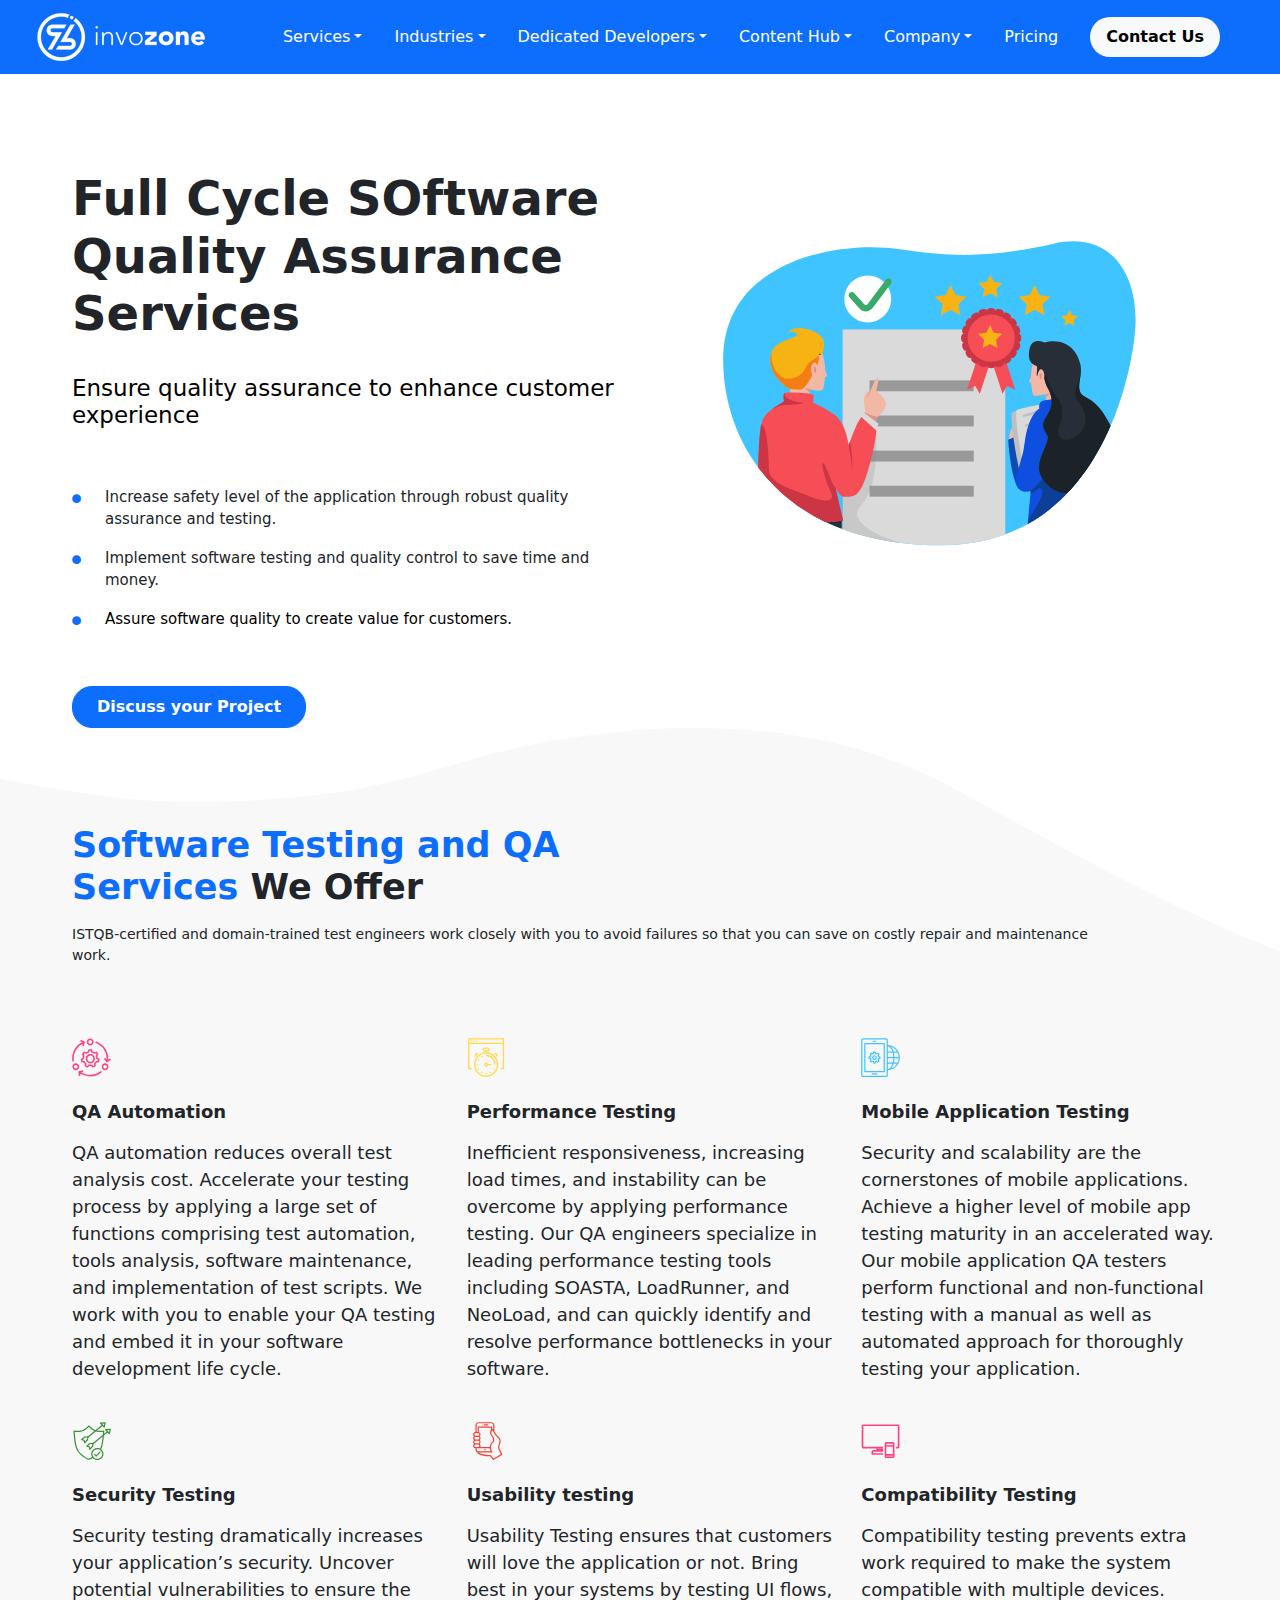
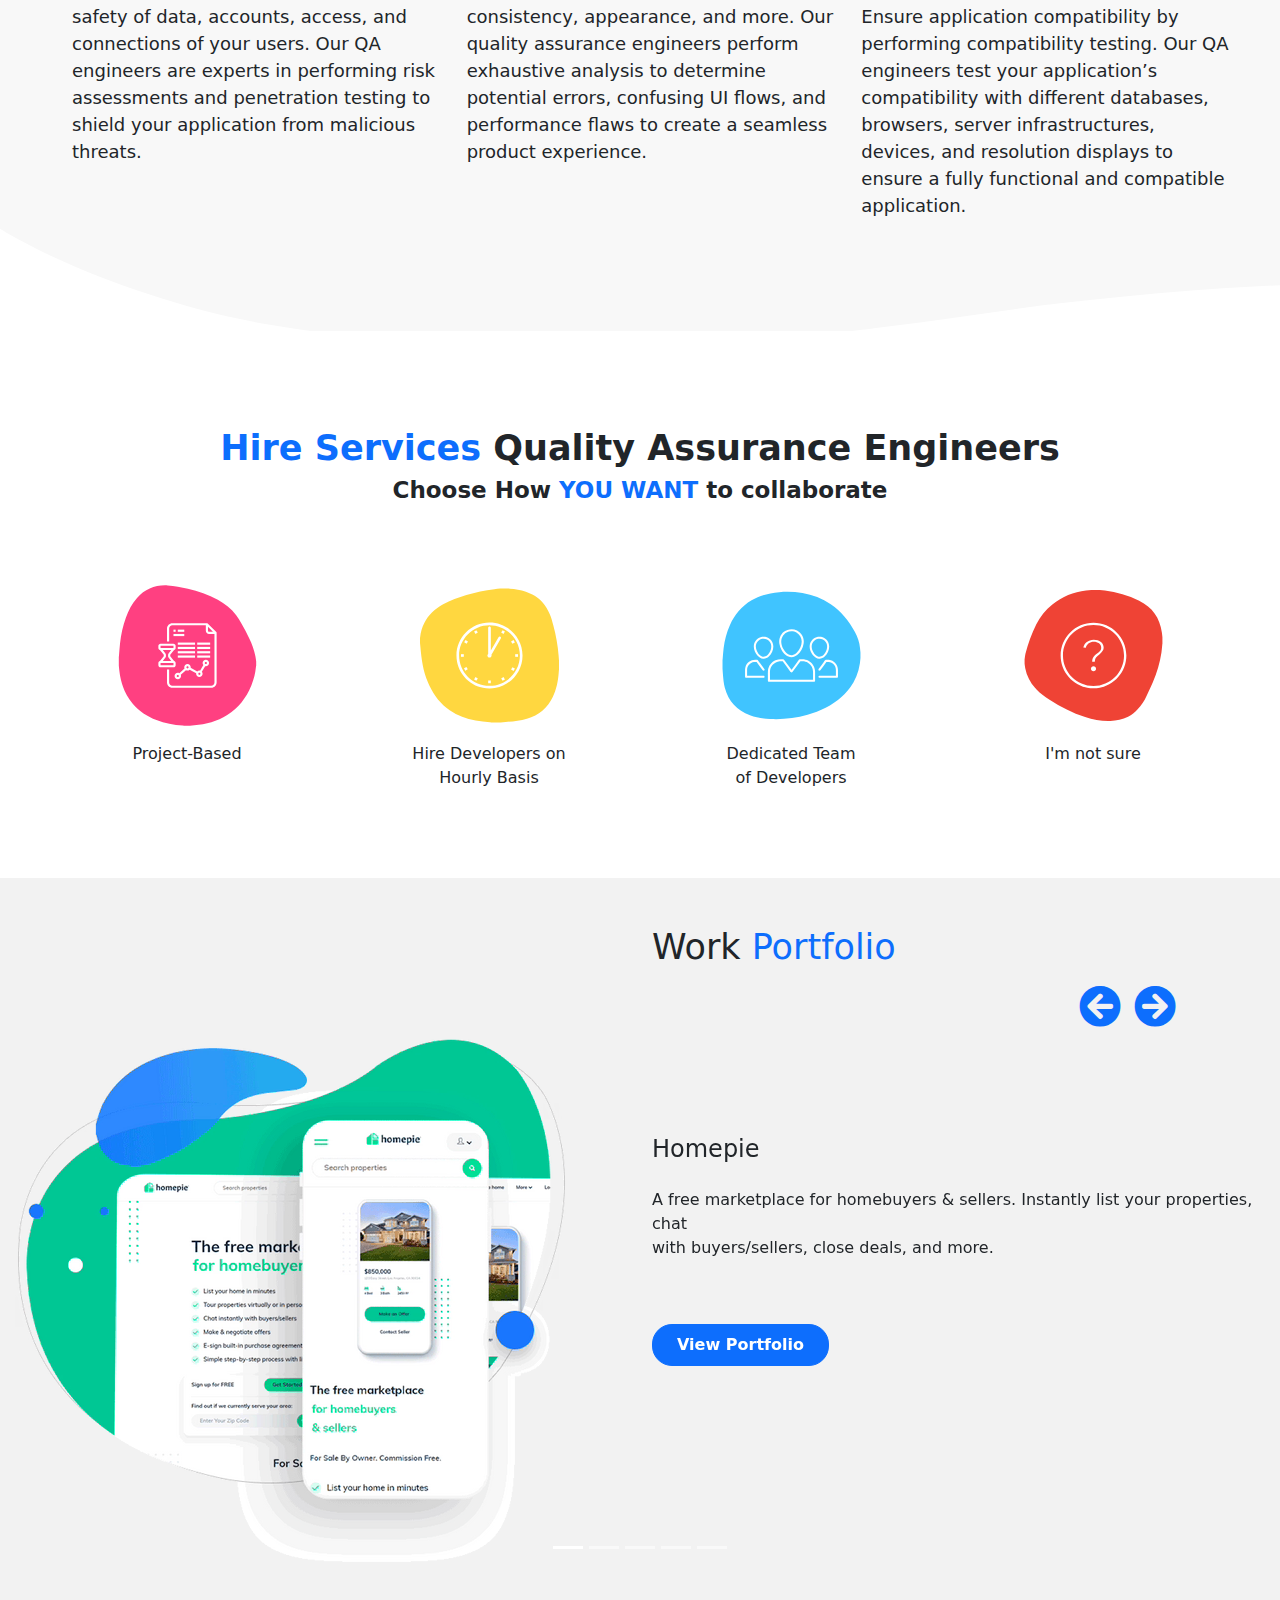
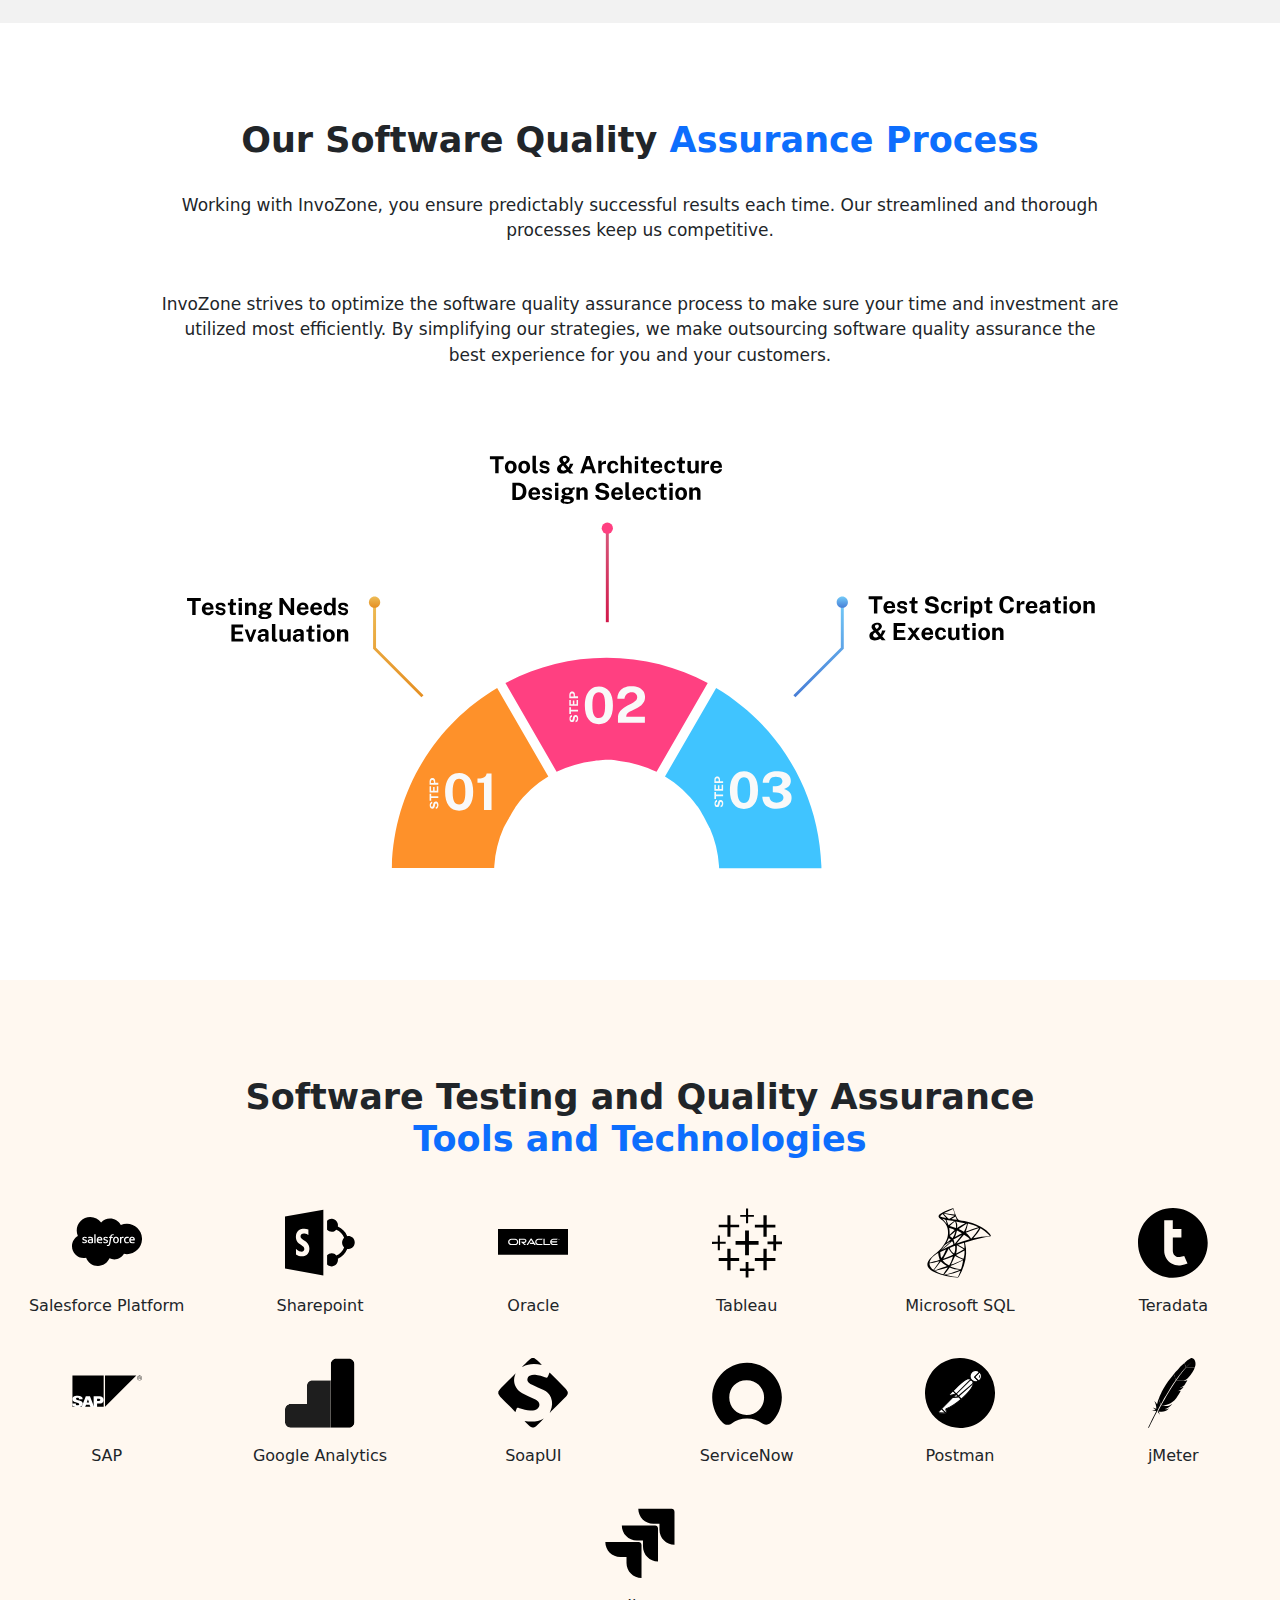
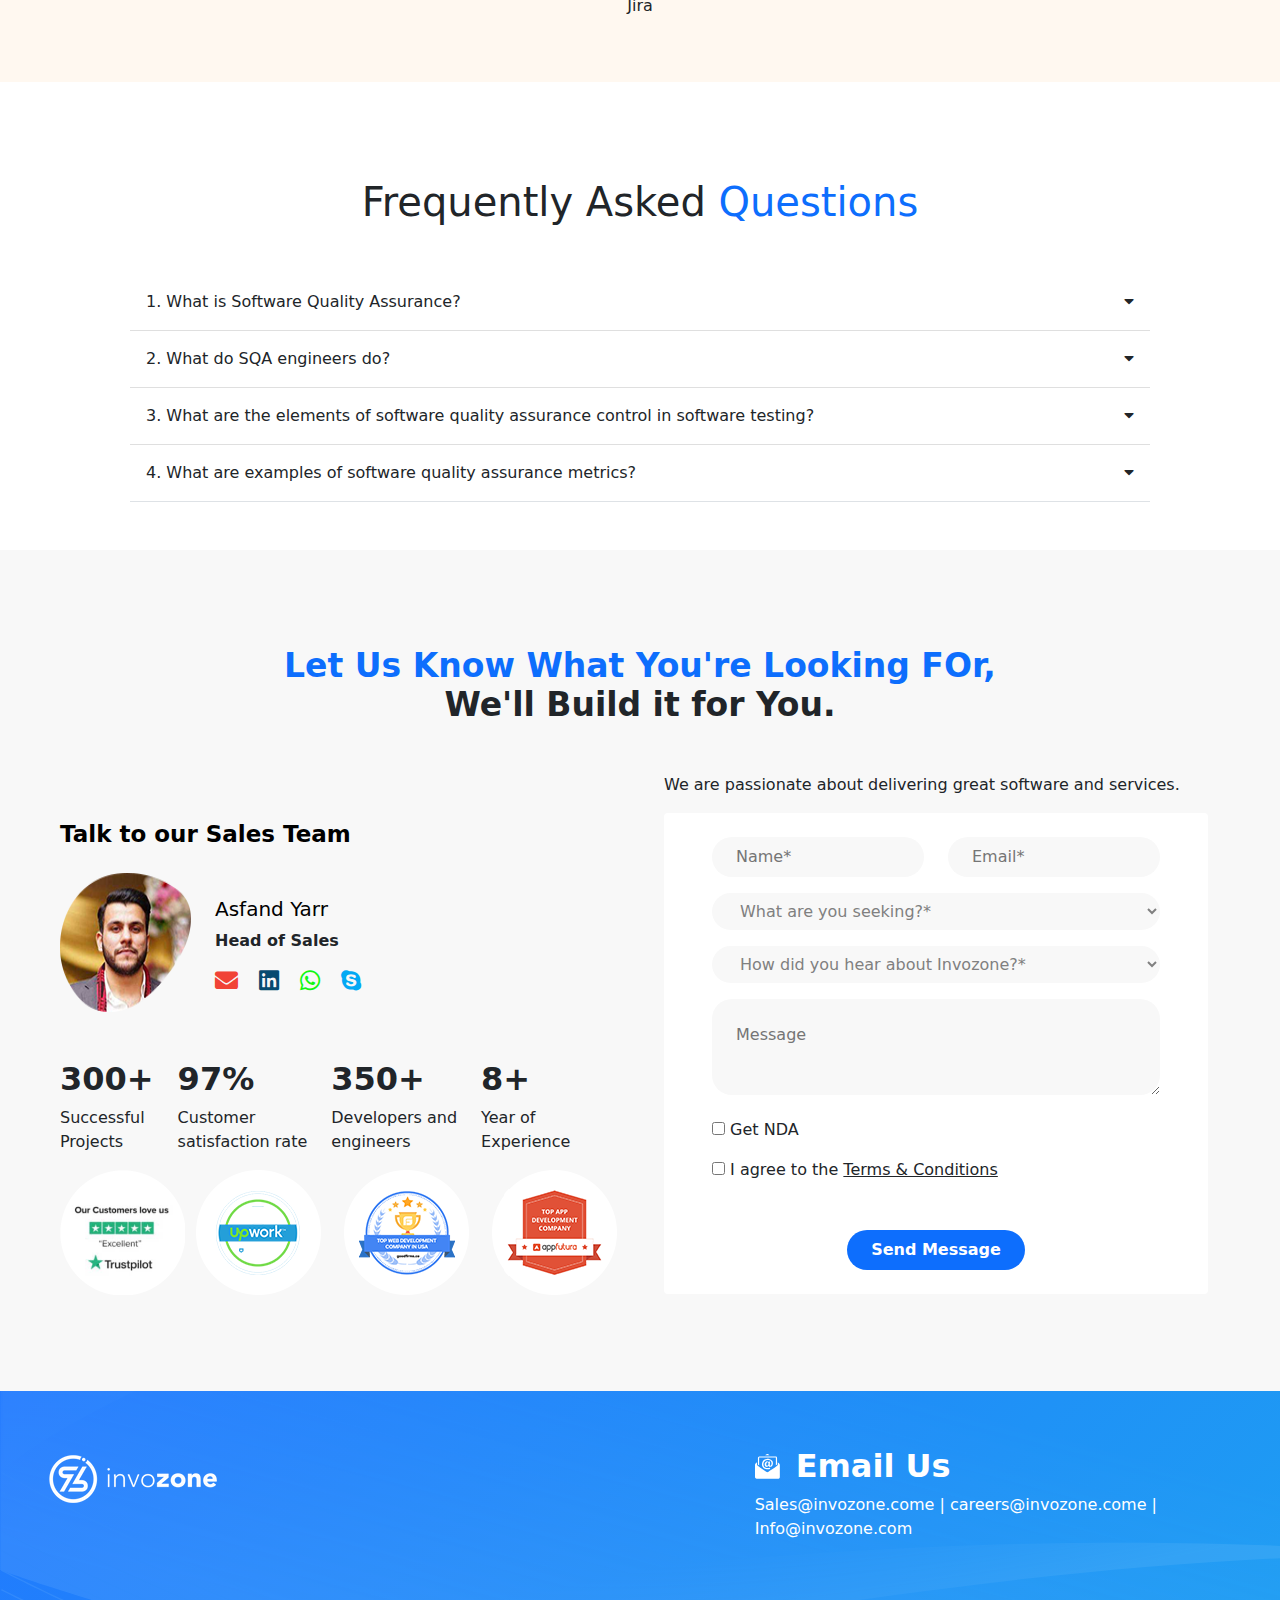
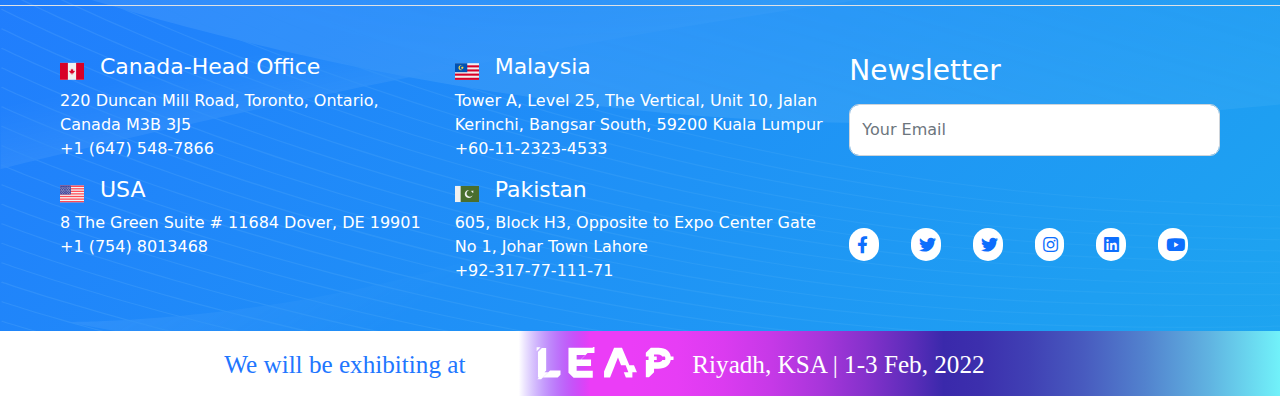
<file: Software-Quality.html>
<!DOCTYPE html>
<html>

<head>
    <title>Invozone</title>
    <meta name="viewpoint" content="width=device-width, initial-value=1.0">
    <link rel="stylesheet" type="text/css" href="assets/css/style.css">
    <link rel="stylesheet" type="text/css" href="assets/css/all.min.css">
    <link rel="stylesheet" type="text/css" href="assets/css/bootstrap.min.css">
    <link rel="shortcut-icon" width="16px" height="16px" href="assets/images/capture.png">
    <link rel="stylesheet" type="text/css" href="assets/css/owl.carousel.min.css">
</head>

<body>

    <Section class="nav_section">
        <nav class="navbar navbar-expand-lg navbar-dark bg-primary">
            <div class="container-fluid">
                <a class="navbar-brand" href="index.html">
                    <img src="assets/images/InvoZone_Logo.webp" class="ps-4" alt="Image not Found">
                </a>

                <button class="navbar-toggler" data-bs-toggle="collapse" data-bs-target="#navbarSupportedContent"
                    aria-controls="navbarSupportedContent" aria-expanded="false" aria-label="Navigation_button">
                    <span class="navbar-toggler-icon"></span>
                </button>

                <div class="collapse navbar-collapse" id="navbarSupportedContent">
                    <ul class="navbar-nav ms-auto">
                        <li class="nav-item dropdown">
                            <a class="nav-link dropdown-toggle text-white me-3" data-bs-toggle="dropdown"
                                id="services_Dropdown" href="#">Services</a>
                            <div class="dropdown-menu" aria-labelledby="services_Dropdown">
                                <section class="d-flex ps-5 pt-4 pe-4 pb-3">
                                    <div>
                                        <div class="d-flex dropdown-item border-bottom pb-2 services_menu">
                                            <img src="assets/images/Web-Design-Development-Services.svg" class="me-3"
                                                width="40px" alt="Image not found">
                                            <div class="pt-2">
                                                <a class="servcies_a text-dark" href="Web-design-Develeopment.html">Web Design and Development</a>
                                            </div>
                                        </div>

                                        <div class="d-flex dropdown-item border-bottom pb-2 services_menu">
                                            <img src="assets/images/Mobile-app-Development-Services.svg" class="me-3"
                                                width="40px" alt="Image not found">
                                            <div class="pt-2">
                                                <a class="servcies_a text-dark" href="mobileApp.html">Mobile App Development
                                                    Services</a>
                                            </div>
                                        </div>

                                        <div class="d-flex dropdown-item border-bottom pb-4 services_menu">
                                            <img src="assets/images/Enterprise-App-Development-Services.svg"
                                                class="me-3" width="40px" alt="Image not found">
                                            <div class="pt-2">
                                                <a class="servcies_a text-dark" href="Enterprise.html">Enterprise App Development</a>
                                            </div>
                                        </div>

                                        <div class="d-flex dropdown-item border-bottom pb-2 services_menu">
                                            <img src="assets/images/Software-Quality-Assurance-Services.svg"
                                                class="me-3" width="40px" alt="Image not found">
                                            <div class="pt-2">
                                                <a class="servcies_a text-dark" href="Software-Quality.html">Software Quality Assurance</a>
                                            </div>
                                        </div>

                                    </div>

                                    <!-- Second column start from here -->
                                    <div class="ms-4">
                                        <div class="d-flex dropdown-item border-bottom pb-2 services_menu">
                                            <img src="assets/images/DevOps-Services.svg" class="me-3" width="40px"
                                                alt="Image not found">
                                            <div class="pt-2">
                                                <a class="servcies_a text-dark" href="DevOps.html">Dev Ops</a>
                                            </div>
                                        </div>

                                        <div class="d-flex dropdown-item border-bottom pb-2 services_menu">
                                            <img src="assets/images/Data-Scraping-Services.svg" class="me-3"
                                                width="40px" alt="Image not found">
                                            <div class="pt-2">
                                                <a class="servcies_a text-dark" href="#">Data Scraping</a>
                                            </div>
                                        </div>

                                        <div class="d-flex dropdown-item border-bottom pb-4 services_menu">
                                            <img src="assets/images/Big-Data-Services.svg" class="me-3" width="40px"
                                                alt="Image not found">
                                            <div class="pt-2">
                                                <a class="servcies_a text-dark" href="#">Big Data</a>
                                            </div>
                                        </div>

                                        <div class="d-flex dropdown-item border-bottom pb-2 services_menu">
                                            <img src="assets/images/IoT-Development-Services.svg" class="me-3"
                                                width="40px" alt="Image not found">
                                            <div class="pt-2">
                                                <a class="servcies_a text-dark" href="#">loT Development</a>
                                            </div>
                                        </div>

                                    </div>

                                    <div class="ms-4">
                                        <div class="d-flex dropdown-item border-bottom pb-2 services_menu">
                                            <img src="assets/images/Software-Project-managment-Services.svg"
                                                class="me-3" width="40px" alt="Image not found">
                                            <div class="pt-2">
                                                <a class="servcies_a text-dark" href="#">Software Project Management</a>
                                            </div>
                                        </div>

                                        <div class="d-flex dropdown-item border-bottom pb-2 services_menu">
                                            <img src="assets/images/Technical-Support-Services.svg" class="me-3"
                                                width="40px" alt="Image not found">
                                            <div class="pt-2">
                                                <a class="servcies_a text-dark" href="#">Technical Support Services</a>
                                            </div>
                                        </div>

                                        <div class="d-flex dropdown-item border-bottom pb-4 services_menu">
                                            <img src="assets/images/UX-Branding-Services.svg" class="me-3" width="40px"
                                                alt="Image not found">
                                            <div class="pt-2">
                                                <a class="servcies_a text-dark" href="#">UI/UX Design</a>
                                            </div>
                                        </div>

                                        <div class="align-right mt-5">
                                            <a class="servcies_a text-dark" href="#">
                                                <!-- <button class="btn btn-primary me-2  btn_viewAll px-4 py-2">View All</button> -->
                                                <button class="btn btn-primary btn_viewAll px-4 py-2">View_All</button>
                                            </a>
                                        </div>

                                    </div>
                                </section>
                            </div>
                        </li>

                        <li class="nav-item dropdown">
                            <a class="nav-link text-white me-3 dropdown-toggle" data-bs-toggle="dropdown"
                                id="industries_dropdown" href="#">Industries</a>
                            <div class="dropdown-menu" aria-labelledby="industries_dropdown">
                                <section class="d-flex ps-5 pt-4 pe-4 pb-3">
                                    <div>
                                        <div class="d-flex dropdown-item border-bottom pb-2 services_menu">
                                            <img src="assets/images/Ecommerce-Industry-1.svg" class="me-3" width="40px"
                                                alt="Image not found">
                                            <div class="pt-2">
                                                <a class="servcies_a text-dark" href="#">E-Commerce</a>
                                            </div>
                                        </div>

                                        <div class="d-flex dropdown-item border-bottom pb-2 services_menu">
                                            <img src="assets/images/Inline-Retail-Industry.svg" class="me-3"
                                                width="40px" alt="Image not found">
                                            <div class="pt-2">
                                                <a class="servcies_a text-dark" href="#">Food & Grocery</a>
                                            </div>
                                        </div>

                                        <div class="d-flex dropdown-item border-bottom pb-2 services_menu">
                                            <img src="assets/images/Education-Industry-1.svg" class="me-3" width="40px"
                                                alt="Image not found">
                                            <div class="pt-2">
                                                <a class="servcies_a text-dark" href="#">Education</a>
                                            </div>
                                        </div>
                                    </div>
                                    <!-- Second column  -->
                                    <div class="ms-4">
                                        <div class="d-flex dropdown-item border-bottom pb-2 services_menu">
                                            <img src="assets/images/On-Demand-Services-Industry-1.svg" class="me-3"
                                                width="40px" alt="Image not found">
                                            <div class="pt-2">
                                                <a class="servcies_a text-dark" href="#">On Demand Services</a>
                                            </div>
                                        </div>

                                        <div class="d-flex dropdown-item border-bottom pb-2 services_menu">
                                            <img src="assets/images/Health-Care-Industry-1.svg" class="me-3"
                                                width="40px" alt="Image not found">
                                            <div class="pt-2">
                                                <a class="servcies_a text-dark" href="#">Healthcare</a>
                                            </div>
                                        </div>

                                    </div>
                                    <!-- third column -->
                                    <div class="ms-3">
                                        <div class="d-flex dropdown-item border-bottom pb-2 services_menu">
                                            <img src="assets/images/Fintech-Industry-1.svg" class="me-3" width="40px"
                                                alt="Image not found">
                                            <div class="pt-2">
                                                <a class="servcies_a text-dark" href="#">Fintech</a>
                                            </div>
                                        </div>

                                        <div class="d-flex dropdown-item border-bottom pb-2 services_menu">
                                            <img src="assets/images/Travel-Tourism-Industry.svg" class="me-3"
                                                width="40px" alt="Image not found">
                                            <div class="pt-2">
                                                <a class="servcies_a text-dark" href="#">Travel & Tourism</a>
                                            </div>
                                        </div>

                                        <div class="align-right mt-5">
                                            <a class="servcies_a text-dark" href="#">
                                                <!-- <button class="btn btn-primary me-2  btn_viewAll px-4 py-2">View All</button> -->
                                                <button class="btn btn-primary btn_viewAll px-4 py-2">View_All</button>
                                            </a>
                                        </div>
                                    </div>


                                </section>
                            </div>

                        </li>


                        <li class="nav-item dropdown">
                            <a class="nav-link text-white me-3 dropdown-toggle" data-bs-toggle="dropdown"
                                id="developers_dropdown" href="#">Dedicated Developers</a>
                            <div class="dropdown-menu" aria-labelledby="developers_dropdown">
                                <section class="d-flex ps-5 pt-4 pe-4 pb-3">
                                    <div>
                                        <div class="d-flex dropdown-item border-bottom pb-2 services_menu">
                                            <img src="assets/images/Hire-a-elixir-developer.svg" class="me-3"
                                                width="40px" alt="Image not found">
                                            <div class="pt-2">
                                                <a class="servcies_a text-dark" href="#">Elixir Developers</a>
                                            </div>
                                        </div>
                                    </div>
                                    <div>
                                        <div class="align-right mt-5">
                                            <a class="servcies_a text-dark" href="#">
                                                <!-- <button class="btn btn-primary me-2  btn_viewAll px-4 py-2">View All</button> -->
                                                <button class="btn btn-primary btn_viewAll px-4 py-2">View_All</button>
                                            </a>
                                        </div>
                                    </div>

                                </section>
                            </div>
                        </li>

                        <li class="nav-item dropdown">
                            <a class="nav-link text-white me-3 dropdown-toggle" data-bs-toggle="dropdown"
                                id="content_dropdown" href="#">Content Hub</a>
                            <div class="dropdown-menu" aria-labelledby="content_dropdown">
                                <section class="ps-4 pt-3 pe-4 pb-4">
                                    <div class="d-flex dropdown-item border-bottom pb-2 services_menu">
                                        <img src="assets/images/Blog-Content-Hub-1.svg" class="me-3" width="40px"
                                            alt="Image not found">
                                        <div class="pt-2">
                                            <a class="servcies_a text-dark" href="#">Blog</a>
                                        </div>
                                    </div>

                                    <div class="d-flex dropdown-item border-bottom pb-2 services_menu">
                                        <img src="assets/images/Tech-News-Content-Hub-1.svg" class="me-3" width="40px"
                                            alt="Image not found">
                                        <div class="pt-2">
                                            <a class="servcies_a text-dark" href="#">Tech News</a>
                                        </div>
                                    </div>

                                    <div class="d-flex dropdown-item border-bottom pb-2 services_menu">
                                        <img src="assets/images/ebook-1.svg" class="me-3" width="40px"
                                            alt="Image not found">
                                        <div class="pt-2">
                                            <a class="servcies_a text-dark" href="#">E-books</a>
                                        </div>
                                    </div>
                                </section>
                            </div>
                        </li>

                        <li class="nav-item dropdown">
                            <a class="nav-link text-white me-3 dropdown-toggle" data-bs-toggle="dropdown"
                                id="company_dropdown" href="#">Company</a>
                            <div class="dropdown-menu" aria-labelledby="company_dropdown">
                                <section class="ps-4 pt-2 pe-4 pb-4">
                                    <div class="d-flex dropdown-item border-bottom pb-2 services_menu">
                                        <img src="assets/images/About-Us-Company-1.svg" class="me-3" width="40px"
                                            alt="Image not found">
                                        <div class="pt-2">
                                            <a class="servcies_a text-dark" href="#">About Us</a>
                                        </div>
                                    </div>

                                    <div class="d-flex dropdown-item border-bottom pb-2 services_menu">
                                        <img src="assets/images/Careers-Company-1.svg" class="me-3" width="40px"
                                            alt="Image not found">
                                        <div class="pt-2">
                                            <a class="servcies_a text-dark" href="#">Careers</a>
                                        </div>
                                    </div>

                                    <div class="d-flex dropdown-item border-bottom pb-2 services_menu">
                                        <img src="assets/images/Portfolio-icon.svg" class="me-3" width="40px"
                                            alt="Image not found">
                                        <div class="pt-2">
                                            <a class="servcies_a text-dark" href="#">Portfolio</a>
                                        </div>
                                    </div>
                                </section>

                            </div>
                        </li>

                        <li class="nav-item">
                            <a class="nav-link text-white me-4" href="#">Pricing</a>
                        </li>

                        <li class="nav-item">
                            <button class="me-5 nav_contact px-3 py-2"><b>Contact Us</b></button>
                        </li>
                    </ul>
                </div>
            </div>
        </nav>
    </Section>



    <section class="softQuality_header_part">
        <div class="container-fluid">
            <div class="row mx-5 mt-5">
                <div class="col-12 col-sm-12 col-md-6 col-lg-6 col-xl-6">
                    <h1 class="pt-5 text-dark"><b>Full Cycle SOftware Quality Assurance Services</b></h1>
                    <h5 class="pt-4">Ensure quality assurance to enhance customer experience</h5>
                    <ul class="pt-5 text-primary list-unstyled">
                        <li class="d-flex"><i class="fas fa-circle text-primary me-4 pt-2"></i>
                            <p class="text-dark">
                                Increase safety level of the application through robust quality assurance and testing.
                            </p>
                        </li>

                        <li class="d-flex"><i class="fas fa-circle text-primary me-4 pt-2"></i>
                            <p class="text-dark">
                                Implement software testing and quality control to save time and money.</p>
                        </li>

                        <li class="d-flex"><i class="fas fa-circle text-primary me-4 pt-2"></i>
                            <p>
                                Assure software quality to create value for customers.
                            </p>
                        </li>
                    </ul>

                    <button class="btn btn-primary mt-4 px-4 py-2"><b>Discuss your Project</b></button>

                </div>


                <div class="col-12 col-sm-12 col-md-6 col-lg-6 col-xl-6 text-center pt-5">
                    <img src="assets/images/1-7.svg" class="w-75 pt-5" alt="image not found">
                </div>
            </div>
        </div>
    </section>

    <section class="Software_testing_part">
        <div class="container-fluid px-5 pb-5">
            <div class="header_part pt-5 ps-4">
                <h1 class="text-primary pt-5"><b>Software Testing and QA<br>Services <span class="text-dark">We
                            Offer</span></b></h1>
                <p class="text-dark pt-2">ISTQB-certified and domain-trained test engineers work closely with you to
                    avoid failures so that you can save on costly repair and maintenance<br> work.</p>
            </div>


            <div class=" row ps-4 mt-5 pb-5">
                <div class="col-12 col-sm-12 col-md-4 col-lg-4 col-xl-4">
                    <img src="assets/images/test1.svg" class="mt-4" alt="Image not found">
                    <h5 class="text-dark pt-4"><b>QA Automation</b></h5>
                    <p class="justify-content-center pt-2">QA automation reduces overall test analysis cost. Accelerate
                        your testing process by applying a large set of functions comprising test automation, tools
                        analysis, software maintenance, and implementation of test scripts. We work with you to enable
                        your QA testing and embed it in your software development life cycle.</p>
                </div>

                <div class="col-12 col-sm-12 col-md-4 col-lg-4 col-xl-4">
                    <img src="assets/images/test2.svg" class="mt-4" alt="Image not found">
                    <h5 class="text-dark pt-4"><b>Performance Testing</b></h5>
                    <p class="justify-content-center pt-2">Inefficient responsiveness, increasing load times, and
                        instability can be overcome by applying performance testing. Our QA engineers specialize in
                        leading performance testing tools including SOASTA, LoadRunner, and NeoLoad, and can quickly
                        identify and resolve performance bottlenecks in your software.</p>
                </div>

                <div class="col-12 col-sm-12 col-md-4 col-lg-4 col-xl-4">
                    <img src="assets/images/test3.svg" class="mt-4" alt="Image not found">
                    <h5 class="text-dark pt-4"><b>Mobile Application Testing</b></h5>
                    <p class="justify-content-center pt-2">Security and scalability are the cornerstones of mobile
                        applications. Achieve a higher level of mobile app testing maturity in an accelerated way. Our
                        mobile application QA testers perform functional and non-functional testing with a manual as
                        well as automated approach for thoroughly testing your application.
                    </p>
                </div>

                <div class="col-12 col-sm-12 col-md-4 col-lg-4 col-xl-4">
                    <img src="assets/images/test4.svg" class="mt-4" alt="Image not found">
                    <h5 class="text-dark pt-4"><b>Security Testing</b></h5>
                    <p class="justify-content-center pt-2">Security testing dramatically increases your application’s
                        security. Uncover potential vulnerabilities to ensure the safety of data, accounts, access, and
                        connections of your users. Our QA engineers are experts in performing risk assessments and
                        penetration testing to shield your application from malicious threats.</p>
                </div>

                <div class="col-12 col-sm-12 col-md-4 col-lg-4 col-xl-4">
                    <img src="assets/images/test5.svg" class="mt-4" alt="Image not found">
                    <h5 class="text-dark pt-4"><b>Usability testing</b></h5>
                    <p class="justify-content-center pt-2">Usability Testing ensures that customers will love the
                        application or not. Bring best in your systems by testing UI flows, consistency, appearance, and
                        more. Our quality assurance engineers perform exhaustive analysis to determine potential errors,
                        confusing UI flows, and performance flaws to create a seamless product experience.</p>
                </div>

                <div class="col-12 col-sm-12 col-md-4 col-lg-4 col-xl-4">
                    <img src="assets/images/test6.svg" class="mt-4" alt="Image not found">
                    <h5 class="text-dark pt-4"><b>Compatibility Testing</b></h5>
                    <p class="justify-content-center pt-2">Compatibility testing prevents extra work required to make
                        the system compatible with multiple devices. Ensure application compatibility by performing
                        compatibility testing. Our QA engineers test your application’s compatibility with different
                        databases, browsers, server infrastructures, devices, and resolution displays to ensure a fully
                        functional and compatible application.</p>
                </div>

            </div>
        </div>
    </section>

    <section class="ServicesQuality_Part mt-5">
        <div class="container-fluid px-5 pt-5">
            <div class="header_part text-center">
                <h1 class="text-primary"><b>Hire Services <span class="text-dark">Quality Assurance Engineers</span></b>
                </h1>
                <h4 class="text-dark"><b>Choose How <span class="text-primary">YOU WANT</span> to collaborate</b></h4>
            </div>

            <div class="body_part pt-5">
                <div class="row">
                    <div class="col-12 col-sm-12 col-md-3 col-lg-3 col-xl-3 background_shadow">
                        <div class="bg-white text-center py-4">
                            <img src="assets/images/collaboration-project-based-3685b138a850f13df14803918ace6919.svg"
                                class="w-50" alt="image not found">
                            <p class="pt-3">Project-Based</p>
                        </div>
                    </div>

                    <div class="col-12 col-sm-12 col-md-3 col-lg-3 col-xl-3 background_shadow">
                        <div class="bg-white text-center py-4">
                            <img src="assets/images/collaboration2.svg" class="w-50" alt="image not found">
                            <p class="pt-3">Hire Developers on<br> Hourly Basis</p>
                        </div>
                    </div>

                    <div class="col-12 col-sm-12 col-md-3 col-lg-3 col-xl-3 background_shadow">
                        <div class="bg-white text-center py-4">
                            <img src="assets/images/collaboration3.svg" class="w-50" alt="image not found">
                            <p class="pt-3">Dedicated Team<br> of Developers</p>
                        </div>
                    </div>

                    <div class="col-12 col-sm-12 col-md-3 col-lg-3 col-xl-3 background_shadow">
                        <div class="bg-white text-center py-4">
                            <img src="assets/images/collaboration4.svg" class="w-50" alt="image not found">
                            <p class="pt-3">I'm not sure</p>
                        </div>
                    </div>
                </div>
            </div>
        </div>
    </section>


    <section class="Qualityportfolio_part mt-5">
        <div class="container-fluid pt-5 pb-5">
            <div class="row heading_part">
                <div class="col-6">

                </div>
                <div class="col-6">
                    <h1 class="Servportfilio_heading">
                        Work <span class="text-primary">Portfolio</span>
                    </h1>
                </div>
            </div>

            <div class="carousel_part body_part">
                <div id="main_carousel" class="carousel slide" data-ride="carousel">
                    <div class="row">
                        <div class="col-12 col-sm-12 col-md-6 col-lg-6 col-xl-6">

                        </div>

                        <div class="col-12 col-sm-12 col-md-6 col-lg-6 col-xl-6">
                            <div class="row px-0">
                                <div class="col-12 col-sm-12 col-md-8 col-lg-8 col-xl-8">
                                    <ol class="carousel-indicators">
                                        <li data-bs-target="#main_carousel" data-bs-slide="0"
                                            class="active text-primary"></li>
                                        <li data-bs-target="#main_carousel" data-bs-slide="1"></li>
                                        <li data-bs-target="#main_carousel" data-bs-slide="2"></li>
                                        <li data-bs-target="#main_carousel" data-bs-slide="3"></li>
                                        <li data-bs-target="#main_carousel" data-bs-slide="4"></li>

                                    </ol>
                                </div>

                                <div class="col-12 col-sm-12 col-md-4 col-lg-4 col-xl-4">
                                    <a class="carousel-control-prev" href="#main_carousel" data-bs-slide="prev"
                                        role="button"></a>
                                    <span class="carousel_Arrow me-2"><i
                                            class="fas fa-arrow-circle-left text-primary "></i></span>

                                    <a class="carousel-control-next" href="#main_carousel" data-bs-slide="next"
                                        role="button"></a>
                                    <span class="carousel_Arrow"><i
                                            class="fas fa-arrow-circle-right text-primary"></i></span>
                                </div>
                            </div>
                        </div>
                    </div>
                    <div class="carousel-inner">
                        <div class="carousel-item active">
                            <div class="row">

                                <div class="col-12 col-sm-12 col-md-6 col-lg-6 col-xl-6 text-center">
                                    <img src="assets/images/Homepie (1).png" class="img-fluid" alt="Image not found">
                                </div>

                                <div class="col-12 col-sm-12 col-md-6 col-lg-6 col-xl-6 mt-5">
                                    <h4 class="pt-5">Homepie</h4>
                                    <p class="mt-4">A free marketplace for homebuyers & sellers. Instantly list your
                                        properties, chat<br>
                                        with buyers/sellers, close deals, and more.</p>

                                    <button class="btn btn-primary mt-5 py-2 px-4 "><b>View Portfolio</b></button>
                                </div>
                            </div>
                        </div>

                        <div class="carousel-item">
                            <div class="row">
                                <div class="col-12 col-sm-12 col-md-6 col-lg-6 col-xl-6 text-center">
                                    <img src="assets/images/Anakeed-Mart.png" class="img-fluid" alt="Image not found">
                                </div>

                                <div class="col-12 col-sm-12 col-md-6 col-lg-6 col-xl-6 mt-5">
                                    <h4 class="pt-5">Anakeed Mart</h4>
                                    <p class="mt-4">An online grocery shopping platform based in Saudi Arabia for
                                        providing high<br>quality, organic products such as fruits and vegetables
                                        straight
                                        to your doorstep.</p>

                                    <button class="btn btn-primary mt-5 py-2 px-4 "><b>View Portfolio</b></button>
                                </div>
                            </div>
                        </div>

                        <div class="carousel-item">
                            <div class="row">
                                <div class="col-12 col-sm-12 col-md-6 col-lg-6 col-xl-6 text-center">
                                    <img src="assets/images/Column.png" class="img-fluid" alt="Image not found">
                                </div>

                                <div class="col-12 col-sm-12 col-md-6 col-lg-6 col-xl-6 mt-5">
                                    <h4 class="pt-5">Column</h4>
                                    <p class="mt-4">A collaborative public notice platform helping journalists,
                                        governments, and legal<br>entities to distribute public interest information.
                                    </p>

                                    <button class="btn btn-primary mt-5 py-2 px-4 "><b>View Portfolio</b></button>
                                </div>
                            </div>
                        </div>


                        <div class="carousel-item">
                            <div class="row">
                                <div class="col-12 col-sm-12 col-md-6 col-lg-6 col-xl-6 text-center">
                                    <img src="assets/images/Tunevu-2.png" class="img-fluid" alt="Image not found">
                                </div>

                                <div class="col-12 col-sm-12 col-md-6 col-lg-6 col-xl-6 mt-5">
                                    <h4 class="pt-5">Tunevu</h4>
                                    <p class="mt-4">Tunevu is an online podcasting platform providing an engaging
                                        interactive<br> experience.</p>

                                    <button class="btn btn-primary mt-5 py-2 px-4 "><b>View Portfolio</b></button>
                                </div>
                            </div>
                        </div>
                    </div>



                </div>

            </div>
        </div>
    </section>


    <section class="Quality_Assurance_part mt-5">
        <div class="container-fluid">
            <div class="header_part text-center pt-5 px-5">
                <h1><b>Our Software Quality <span class="text-primary">Assurance Process</span></b>
                </h1>
                <p class="pt-4">Working with InvoZone, you ensure predictably successful results each time. Our
                    streamlined and thorough<br> processes keep us competitive.</p>
            </div>

            <div class="body_part mt-5">
                <p class="text-center pb-5">InvoZone strives to optimize the software quality assurance process to make
                    sure your time and
                    investment are<br>utilized most efficiently. By simplifying our strategies, we make outsourcing
                    software quality assurance the<br> best experience for you and your customers.</p>
                <div class="text-center">
                    <img src="assets/images/Software_quality_Assurance-1.svg" class="w-75" alt="Image not found">
                </div>
            </div>
        </div>
    </section>


    <section class="Quality_tools_part">
        <div class="container-fluid mt-5">
            <div class="header_part pt-5 text-center">
                <h1 class="pt-5"><b>Software Testing and Quality Assurance<br>
                        <span class="text-primary">Tools and Technologies</b></span></h1>
            </div>
            <div class="body_part mt-5 pb-5">
                <div class="row text-center">
                    <div class="col-12 col-sm-12 col-md-2 col-lg-2 col-xl-2 text-center">
                        <img src="assets/images/Salesforce.svg" width="70px" alt="Image not found">
                        <p class="pt-3">Salesforce Platform</p>
                    </div>

                    <div class="col-12 col-sm-12 col-md-2 col-lg-2 col-xl-2 text-center">
                        <img src="assets/images/SharePoint.svg" width="70px" alt="Image not found">
                        <p class="pt-3">Sharepoint</p>
                    </div>

                    <div class="col-12 col-sm-12 col-md-2 col-lg-2 col-xl-2 text-center">
                        <img src="assets/images/Oracal-SQL-1.svg" width="70px" alt="Image not found">
                        <p class="pt-3">Oracle</p>
                    </div>

                    <div class="col-12 col-sm-12 col-md-2 col-lg-2 col-xl-2 text-center">
                        <img src="assets/images/Tableau.svg" width="70px" alt="Image not found">
                        <p class="pt-3">Tableau</p>
                    </div>

                    <div class="col-12 col-sm-12 col-md-2 col-lg-2 col-xl-2 text-center">
                        <img src="assets/images/Microsoft-SQL-1.svg" width="70px" alt="Image not found">
                        <p class="pt-3">Microsoft SQL</p>
                    </div>

                    <div class="col-12 col-sm-12 col-md-2 col-lg-2 col-xl-2 text-center">
                        <img src="assets/images/Teradata-Studio.svg" width="70px" alt="Image not found">
                        <p class="pt-3">Teradata</p>
                    </div>

                    <div class="col-12 col-sm-12 col-md-2 col-lg-2 col-xl-2 text-center mt-lg-4">
                        <img src="assets/images/SAP-BO-platform.svg" width="70px" alt="Image not found">
                        <p class="pt-3">SAP</p>
                    </div>

                    <div class="col-12 col-sm-12 col-md-2 col-lg-2 col-xl-2 text-center mt-lg-4">
                        <img src="assets/images/Google-Analytics.svg" width="70px" alt="Image not found">
                        <p class="pt-3">Google Analytics</p>
                    </div>

                    <div class="col-12 col-sm-12 col-md-2 col-lg-2 col-xl-2 text-center mt-lg-4">
                        <img src="assets/images/SoapUI.svg" width="70px" alt="Image not found">
                        <p class="pt-3">SoapUI</p>
                    </div>

                    <div class="col-12 col-sm-12 col-md-2 col-lg-2 col-xl-2 text-center mt-lg-4">
                        <img src="assets/images/ServiceNow.svg" width="70px" alt="Image not found">
                        <p class="pt-3">ServiceNow</p>
                    </div>

                    <div class="col-12 col-sm-12 col-md-2 col-lg-2 col-xl-2 text-center mt-lg-4">
                        <img src="assets/images/Postman.svg" width="70px" alt="Image not found">
                        <p class="pt-3">Postman</p>
                    </div>

                    <div class="col-12 col-sm-12 col-md-2 col-lg-2 col-xl-2 text-center mt-lg-4">
                        <img src="assets/images/jMeter.svg" width="70px" alt="Image not found">
                        <p class="pt-3">jMeter</p>
                    </div>

                </div>

                <div class="text-center pt-4">
                    <img src="assets/images/Jira-1.svg" width="70px" alt="Image not found">
                    <p class="pt-3">Jira</p>
                </div>

            </div>
        </div>
    </section>


    <section class="Quality_Question_part mt-5">
        <div class="container pt-5">
            <div class="header_part text-center">
                <h1 class="mb-5">Frequently Asked <span class="text-primary">Questions</span></h1>
            </div>
            <div class="body_part px-5">
                <ul class="list-group list-group-flush">
                    <li class="list-group-item py-3" data-bs-toggle="collapse" href="#collapseid1" role="button"
                        aria-expanded="false" aria-controls="collapseid1">1. What is Software Quality Assurance?
                        <span class="float-end"><i class="fas fa-caret-down"></i></span>

                        <div class="collapse pt-5" id="collapseid1">
                            <p>The software quality assurance process (SQA) ensures that software development practices,
                                engineering processes, methods, and product functionality comply with the defined
                                software requirements. Usually, the SQA process is involved in all software development
                                processes starting from defining requirements to coding until release.</p>
                        </div>
                    </li>
                    <li class="list-group-item py-3" data-bs-toggle="collapse" href="#collapseid2" role="button"
                        aria-expanded="false" aria-controls="collapseid2">2. What do SQA engineers do?
                        <span class="float-end"><i class="fas fa-caret-down"></i></span>

                        <div class="collapse pt-5" id="collapseid2">
                            <p>Precisely, Software Quality Assurance (SQA) engineers plan software quality assurance
                                throughout the product lifecycle, set SQA checkpoints, conduct manual testing, write
                                automated SQA testing scripts, and all in all, they ensure that software is bug-free.
                            </p>
                        </div>
                    </li>
                    <li class="list-group-item py-3" data-bs-toggle="collapse" href="#collapseid3" role="button"
                        aria-expanded="false" aria-controls="collapseid3">3. What are the elements of software quality
                        assurance control in software testing?
                        <span class="float-end"><i class="fas fa-caret-down"></i></span>
                        <div class="collapse pt-5" id="collapseid3">
                            <p>There are multiple SQA control elements namely:</p>
                            <ul class="mt-4">
                                <li>Technical reviews and audits</li>
                                <li>Error collection and analysis</li>
                                <li>Software testing for quality control</li>
                                <li>Security management</li>
                                <li>Software engineering standards</li>
                            </ul>
                        </div>
                    </li>
                    <li class="list-group-item py-3 border-bottom" data-bs-toggle="collapse" href="#collapseid4"
                        role="button" aria-expanded="false" aria-controls="collapseid4">4. What are examples of software
                        quality assurance metrics?
                        <span class="float-end"><i class="fas fa-caret-down"></i></span>

                        <div class="collapse pt-5" id="collapseid4">
                            <p>
                                SQA activities include process checklists, process standards, project audits, and
                                process documentation. The quality control activities involved in this process are
                                inspection, deliverable peer reviews, and the software testing process.
                            </p>
                        </div>
                    </li>
                </ul>
            </div>
        </div>
    </section>


    <section class="Quality_letUsKnow_part ">
        <div class="container-fluid mt-5">
            <div class="header_part pt-5 mb-5">
                <h1 class="text-primary text-center mt-5"><b>Let Us Know What You're Looking FOr,<br><span
                            class="text-dark">We'll Build it for You.</b> </span></h1>
            </div>
        </div>
        <div class="body_part pb-5">
            <div class="row mx-5 pb-5">
                <div class="col-12 col-sm-12 col-md-6 col-lg-6 col-xl-6">
                    <h2 class="talk mb-4 pt-5"><b>Talk to our Sales Team</b></h2>
                    <div class="d-flex">
                        <img src="assets/images/asfand_yarr-c004d3ceb87c3388672b9b74fe7d002f.png" class="img-fluid"
                            alt="Image not found">
                        <div class="mt-4 ms-4">
                            <h5 class="salr_name">Asfand Yarr</h5>
                            <p><b>Head of Sales</b></p>
                            <p><span class="me-3"><i class="fas fa-envelope envelope"></i></span>
                                <span class="me-3"><i class="fab fa-linkedin linkedin"></i></span>
                                <span class="me-3"><i class="fab fa-whatsapp whatsapp"></i></span>
                                <span><i class="fab fa-skype skype"></i></span>
                            </p>
                        </div>
                    </div>
                    <div class="d-flex mt-5">

                        <div class="me-4">
                            <h2 class="text-dark"><b>300+</b></h2>
                            <p>Successful<br>Projects</p>
                        </div>

                        <div class="me-4">
                            <h2 class="text-dark"><b>97%</b></h2>
                            <p>Customer<br>satisfaction rate</p>
                        </div>

                        <div class="me-4">
                            <h2 class="text-dark"><b>350+</b></h2>
                            <p>Developers and<br>engineers</p>
                        </div>

                        <div>
                            <h2 class="text-dark"><b>8+</b></h2>
                            <p>Year of<br>Experience</p>
                        </div>
                    </div>



                    <div id="carouselExampleSlidesOnly" class="carousel slide" data-bs-ride="carousel">
                        <div class="carousel-inner">
                            <div class="row">
                                <div class="col-4 col-sm-4 col-md-3 col-lg-3 col-xl-3 me-0 pe-0">
                                    <div class="carousel-item active">
                                        <img class="d-block" src="assets/images/Customer.png" alt="First slide">
                                    </div>
                                </div>

                                <div class="col-4 col-sm-4 col-md-3 col-lg-3 col-xl-3 ms-0 ps-0">
                                    <div class="carousel-item active">
                                        <img class="d-block" src="assets/images/upwork.png" alt="Second slide">
                                    </div>
                                </div>

                                <div class="col-4 col-sm-4 col-md-3 col-lg-3 col-xl-3 ms-0 ps-0">
                                    <div class="carousel-item active">
                                        <img class="d-block" src="assets/images/topCup.png" alt="Third slide">
                                    </div>
                                </div>

                                <div class="col-4 col-sm-4 col-md-3 col-lg-3 col-xl-3 ms-0 ps-0">
                                    <div class="carousel-item active">
                                        <img class="d-block" src="assets/images/topApp.png" alt="Third slide">
                                    </div>
                                </div>

                                <div class="col-4 col-sm-4 col-md-3 col-lg-3 col-xl-3 ms-0 ps-0">
                                    <div class="carousel-item">
                                        <img class="d-block" src="assets/images/D.png" alt="Third slide">
                                    </div>
                                </div>

                                <div class="col-4 col-sm-4 col-md-3 col-lg-3 col-xl-3 ms-0 ps-0">
                                    <div class="carousel-item">
                                        <img class="d-block" src="assets/images/featured.png" alt="Third slide">
                                    </div>
                                </div>
                            </div>
                        </div>
                    </div>
                </div>

                <div class="col-12 col-sm-12 col-md-6 col-lg-6 col-xl-6 px-4">
                    <p>We are passionate about delivering great software and services.</p>
                    <div class="bg-white rounded">
                        <form class="py-4 px-5">
                            <div class="d-flex">
                                <input type="text" class="form-contorl form py-2 ps-4 me-4" placeholder="Name*">
                                <input type="text" class="form-contorl form py-2 ps-4" placeholder="Email*">
                            </div>
                            <div class="mt-3">
                                <select class="w-100 py-2 ps-4 form" value="What are you seeking?*">
                                    <option class="text-muted active">What are you seeking?*</option>
                                    <option>Staff Augmentation </option>
                                    <option>Dedicated Team</option>
                                    <option>Fixed Gigs</option>
                                    <option>Career Opportunities</option>
                                    <option>General Inquiry</option>
                                </select>
                            </div>



                            <div class="mt-3">
                                <select class="w-100 py-2 ps-4 form">
                                    <option class="text-muted active">How did you hear about Invozone?*</option>
                                    <option>Social Media </option>
                                    <option>Clutch.co/Good Firms or other listings</option>
                                    <option>Google Search</option>
                                    <option>Email from Invozone</option>
                                    <option>Recommendation form InvoZone client</option>
                                    <option>Data Scraping</option>
                                    <option>Other</option>
                                </select>
                            </div>

                            <div class="mt-3">
                                <textarea class="w-100 py-4 ps-4 form" placeholder="Message"></textarea>
                            </div>

                            <div class="mt-3">
                                <input type="checkbox" id="checkbox" value="flase">
                                <label for="checkbox">Get NDA</label>

                            </div>

                            <div class="mt-3">
                                <input type="checkbox" id="term" value="flase">
                                <label for="term">I agree to the <u>Terms & Conditions</u></label>
                            </div>

                            <div class="mt-5 text-center">
                                <button class="btn btn-primary px-4 py-2"><b>Send Message</b></button>
                            </div>
                        </form>
                    </div>
                </div>
            </div>
        </div>
    </section>


    <section class="Quality_footer_part footer_background">
        <div class="container-fluid">
            <div class="row py-5 border-bottom">
                <div class="col-12 col-sm-12 col-md-7 col-lg-7 col-xl-7 ps-5">
                    <div>
                        <img src="assets/images/InvoZone_Logo.webp" class="image-fluid pt-3" alt="image not found">
                    </div>
                </div>

                <div class="col-12 col-sm-12 col-md-5 col-lg-5 col-xl-5 ps-2">
                    <div class="d-flex">
                        <img src="assets/images/download (4).svg" width="25px" alt="Image not found">
                        <h2 class="text-white pt-2 ps-3 email"><b>Email Us</b></h2>
                    </div>
                    <p class="text-white">Sales@invozone.come |<span> careers@invozone.come |</span> <span>
                            Info@invozone.com
                        </span></p>
                </div>
            </div>

            <div class="row px-5  py-5">
                <div class="col-12 col-sm-12 col-md-4 col-lg-4 col-xl-4">
                    <div class="d-flex">
                        <img src="assets/images/download (5).svg" width="40px" class="pe-3" alt="Image not found">
                        <h1 class="text-white country">Canada-Head Office</h1>
                    </div>
                    <a href="#" class="text-white link">220 Duncan Mill Road, Toronto, Ontario,<br>Canada M3B 3J5<br>
                        +1 (647) 548-7866</a>

                    <div class="d-flex mt-3">
                        <img src="assets/images/download (6).svg" width="40px" class="pe-3" alt="Image not found">
                        <h1 class="text-white country">USA</h1>
                    </div>
                    <a class="text-white link">8 The Green Suite # 11684 Dover, DE 19901<br>
                        +1 (754) 8013468</a>
                </div>

                <div class="col-12 col-sm-12 col-md-4 col-lg-4 col-xl-4">
                    <div class="d-flex">
                        <img src="assets/images/download (7).svg" width="40px" class="pe-3" alt="Image not found">
                        <h1 class="text-white country">Malaysia</h1>
                    </div>
                    <a href="#" class="text-white link">Tower A, Level 25, The Vertical, Unit 10, Jalan<br>Kerinchi,
                        Bangsar South, 59200 Kuala Lumpur<br>
                        +60-11-2323-4533</a>

                    <div class="d-flex mt-3">
                        <img src="assets/images/download (8).svg" width="40px" class="pe-3" alt="Image not found">
                        <h1 class="text-white country">Pakistan</h1>
                    </div>
                    <a class="text-white link">605, Block H3, Opposite to Expo Center Gate<br>No 1, Johar Town
                        Lahore<br>
                        +92-317-77-111-71</a>
                </div>

                <div class="col-12 col-sm-12 col-md-4 col-lg-4 col-xl-4 third_column">
                    <h3 class="text-white">Newsletter</h3>
                    <input type="text" class="form-control mt-3 py-2" placeholder="Your Email">
                    <div class="d-flex mt-5">
                        <div class="bg-white background mt-4">
                            <a href="https://www.facebook.com/"><i class="fab fa-facebook-f pt-2 ps-2"></i></a>
                        </div>

                        <div class="bg-white background mt-4">
                            <a href="https://twitter.com/?lang=en"> <i class="fab fa-twitter pt-2 ps-2"></i></a>
                        </div>

                        <div class="bg-white background mt-4">
                            <a href="https://twitter.com/?lang=en"> <i class="fab fa-twitter pt-2 ps-2"></i></a>
                        </div>

                        <div class="bg-white background mt-4">
                            <a href="https://www.instagram.com/"> <i class="fab fa-instagram pt-2 ps-2"></i></a>
                        </div>

                        <div class="bg-white background mt-4">
                            <a href="https://www.linkedin.com/feed/"> <i class="fab fa-linkedin pt-2 ps-2"></i></a>
                        </div>

                        <div class="bg-white background mt-4">
                            <a href="https://www.youtube.com/"> <i class="fab fa-youtube pt-2 ps-2"></i></a>
                        </div>
                    </div>
                    <!-- <div class="pt-5">
                    </div> -->
                </div>
            </div>
        </div>
        <img src="assets/images/download (9).svg" alt="image not found">
    </section>


    <script src="assets/js/script.js"></script>
    <script src="assets/js/owl.carousel.min.js"></script>
    <script src="assets/js/jquery.min.js"></script>
    <script src="assets/js/bootstrap.min.js"></script>
</body>

</html>
</file>
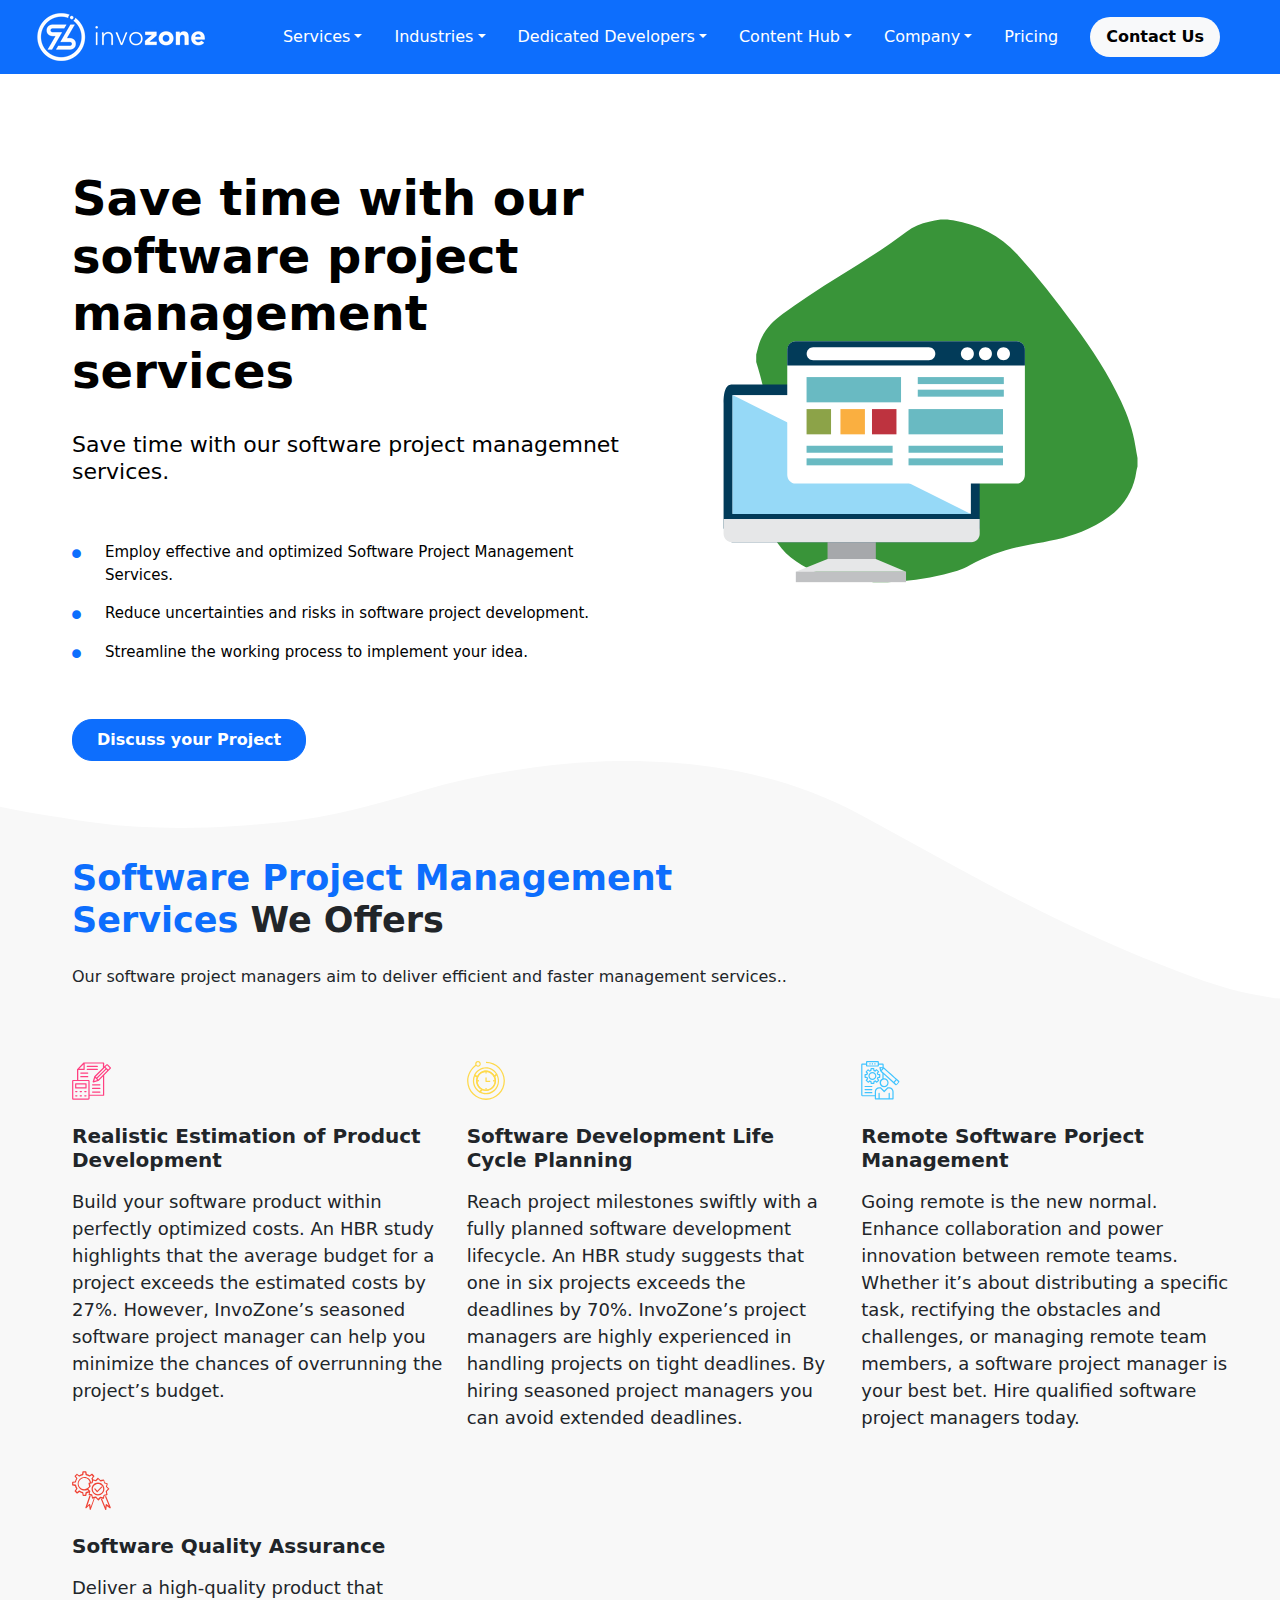
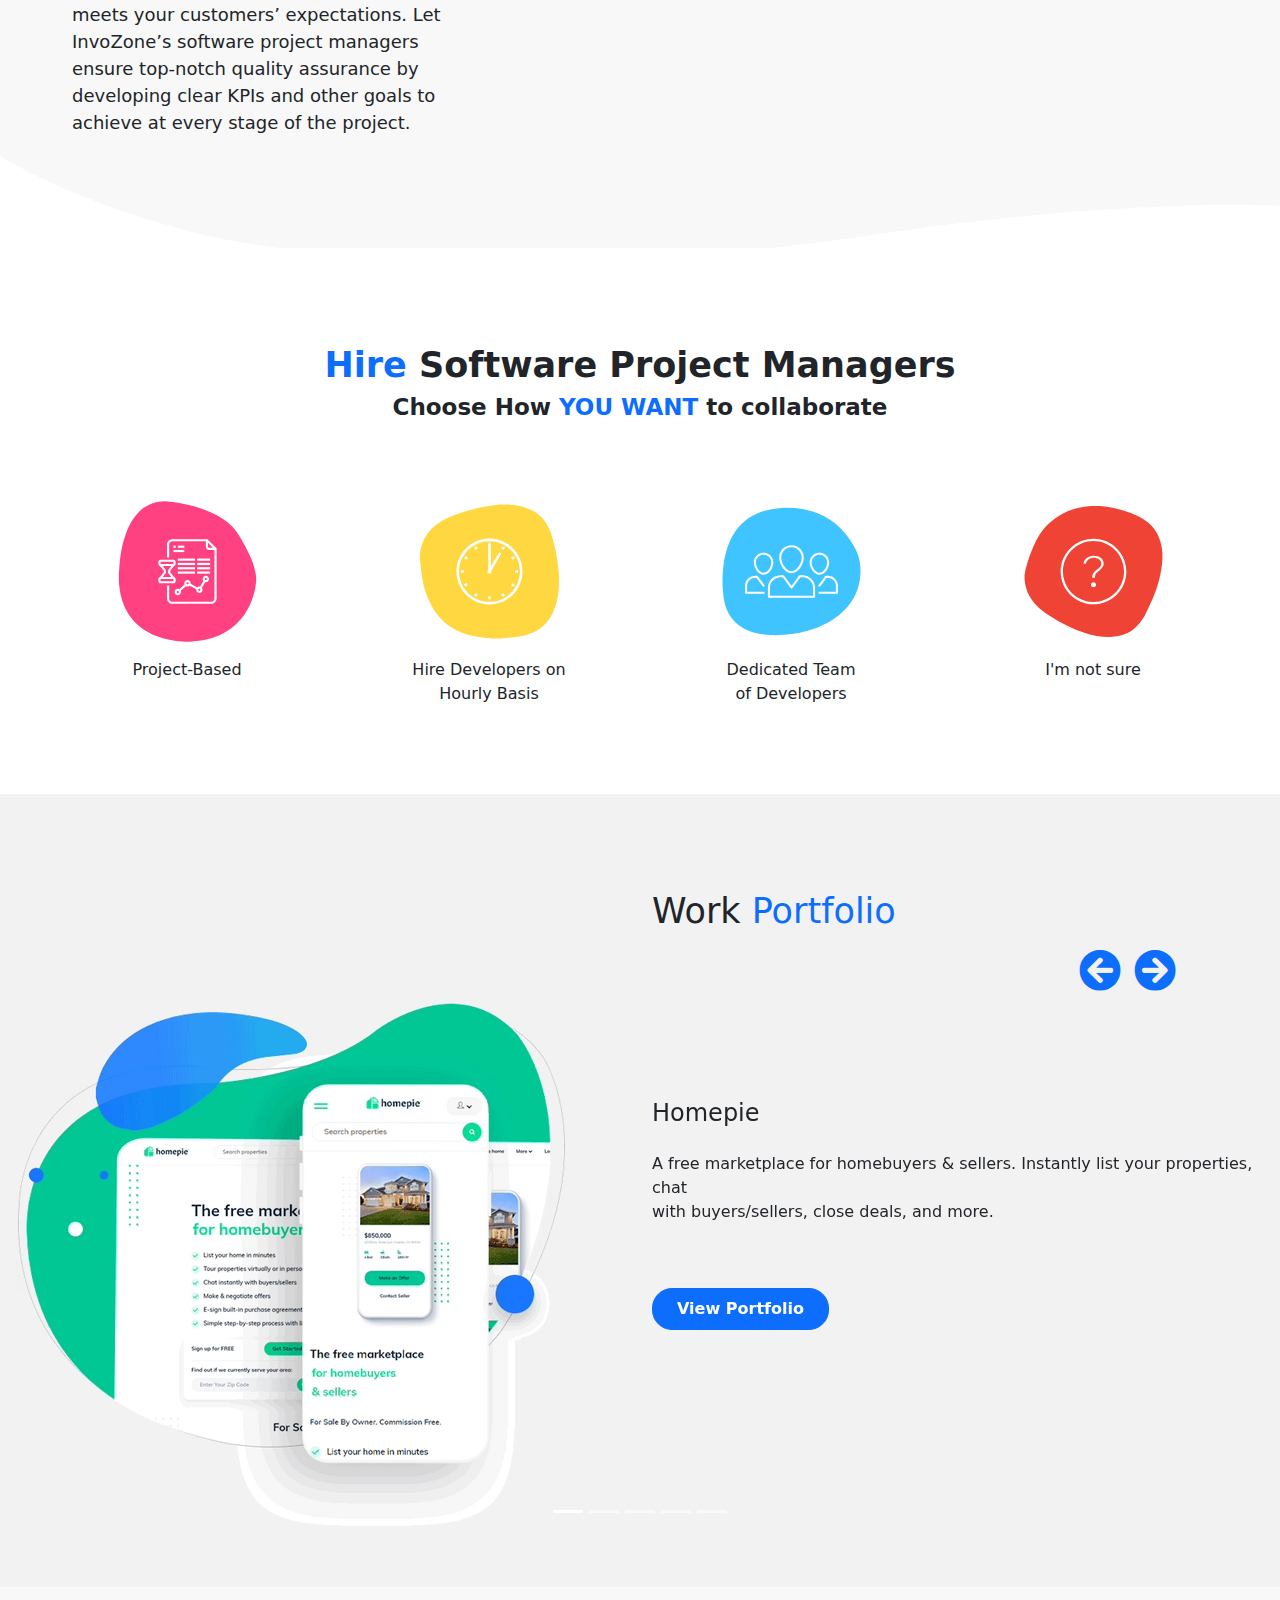
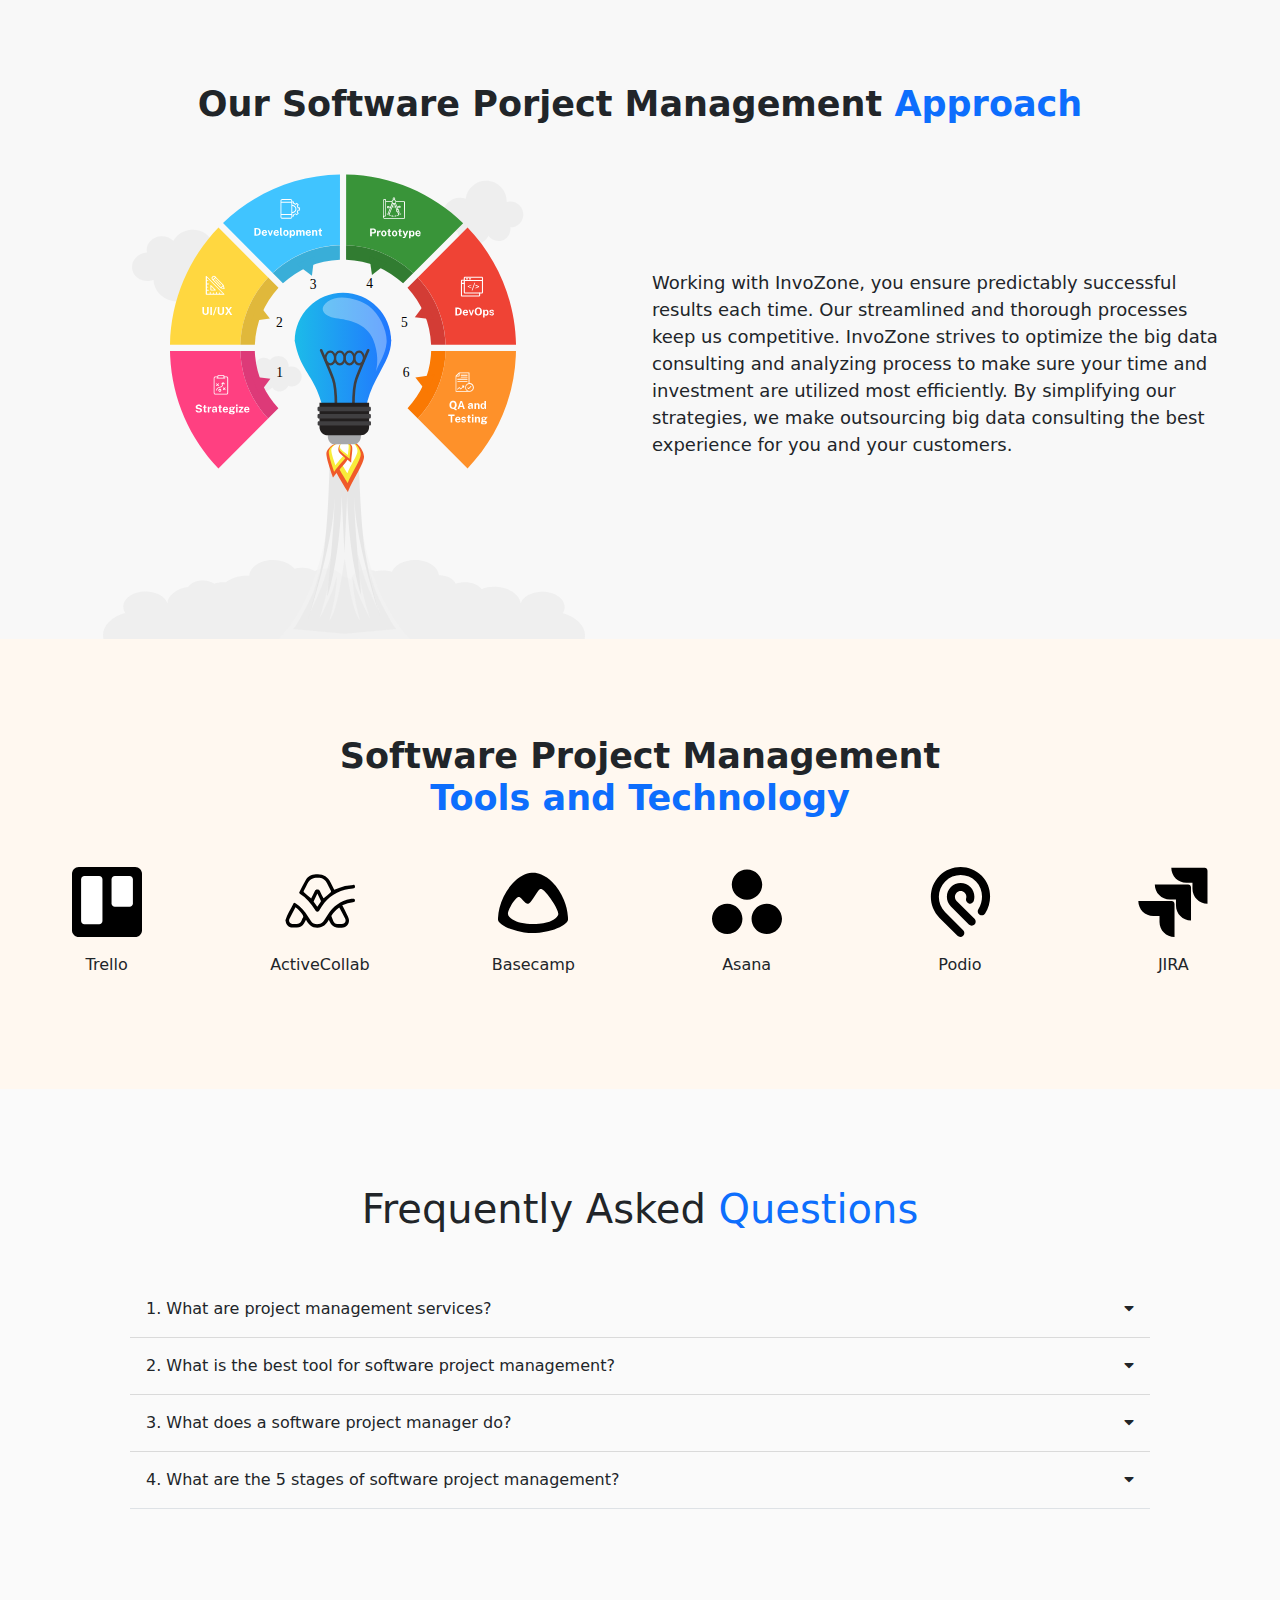
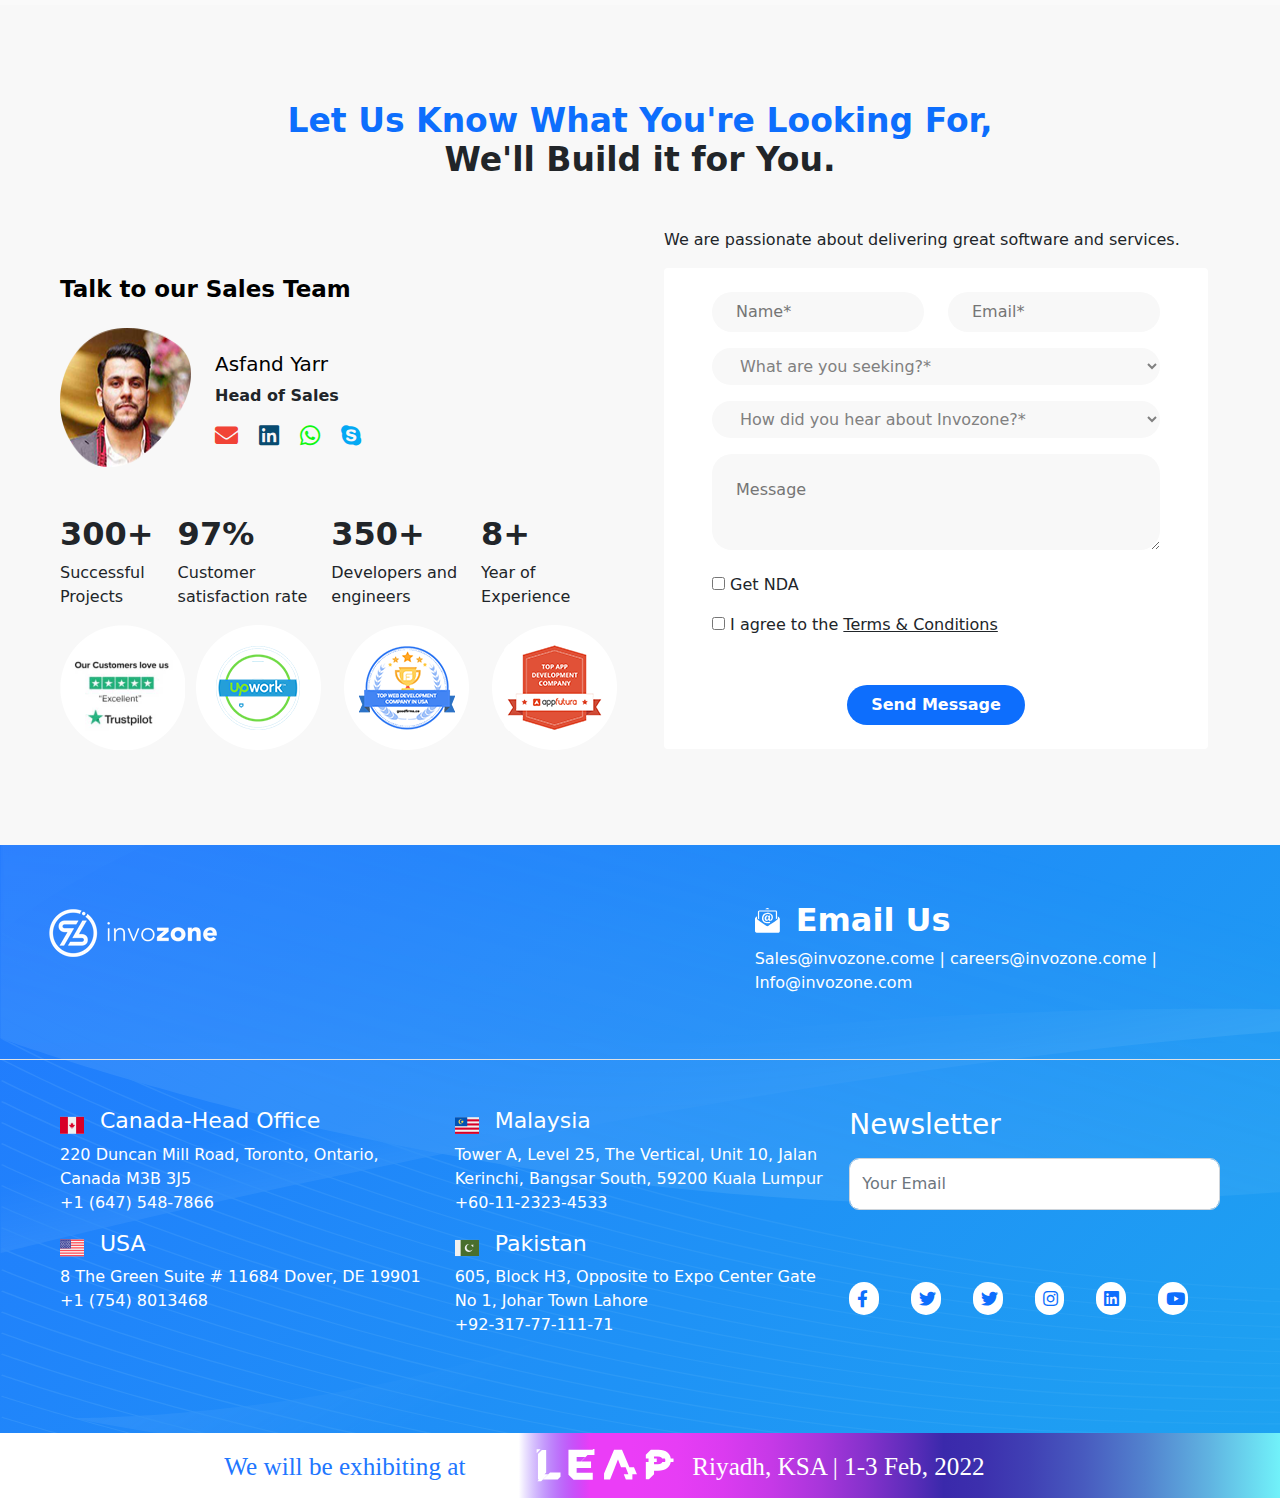
<file: Software_Project_Management.html>
<!DOCTYPE html>
<html>

<head>
    <title>Invozone</title>
    <meta name="viewpoint" content="width=device-width, initial-value=1.0">
    <link rel="stylesheet" type="text/css" href="assets/css/style.css">
    <link rel="stylesheet" type="text/css" href="assets/css/all.min.css">
    <link rel="stylesheet" type="text/css" href="assets/css/bootstrap.min.css">
    <link rel="shortcut-icon" width="16px" height="16px" href="assets/images/capture.png">
    <link rel="stylesheet" type="text/css" href="assets/css/owl.carousel.min.css">
</head>

<body>

    <Section class="nav_section">
        <nav class="navbar navbar-expand-lg navbar-dark bg-primary">
            <div class="container-fluid">
                <a class="navbar-brand" href="index.html">
                    <img src="assets/images/InvoZone_Logo.webp" class="ps-4" alt="Image not Found">
                </a>

                <button class="navbar-toggler" data-bs-toggle="collapse" data-bs-target="#navbarSupportedContent"
                    aria-controls="navbarSupportedContent" aria-expanded="false" aria-label="Navigation_button">
                    <span class="navbar-toggler-icon"></span>
                </button>

                <div class="collapse navbar-collapse" id="navbarSupportedContent">
                    <ul class="navbar-nav ms-auto">
                        <li class="nav-item dropdown">
                            <a class="nav-link dropdown-toggle text-white me-3" data-bs-toggle="dropdown"
                                id="services_Dropdown" href="#">Services</a>
                            <div class="dropdown-menu" aria-labelledby="services_Dropdown">
                                <section class="d-flex ps-5 pt-4 pe-4 pb-3">
                                    <div>
                                        <div class="d-flex dropdown-item border-bottom pb-2 services_menu">
                                            <img src="assets/images/Web-Design-Development-Services.svg" class="me-3"
                                                width="40px" alt="Image not found">
                                            <div class="pt-2">
                                                <a class="servcies_a text-dark" href="#">Web Design and Development</a>
                                            </div>
                                        </div>

                                        <div class="d-flex dropdown-item border-bottom pb-2 services_menu">
                                            <img src="assets/images/Mobile-app-Development-Services.svg" class="me-3"
                                                width="40px" alt="Image not found">
                                            <div class="pt-2">
                                                <a class="servcies_a text-dark" href="#">Mobile App Development
                                                    Services</a>
                                            </div>
                                        </div>

                                        <div class="d-flex dropdown-item border-bottom pb-4 services_menu">
                                            <img src="assets/images/Enterprise-App-Development-Services.svg"
                                                class="me-3" width="40px" alt="Image not found">
                                            <div class="pt-2">
                                                <a class="servcies_a text-dark" href="#">Enterprise App Development</a>
                                            </div>
                                        </div>

                                        <div class="d-flex dropdown-item border-bottom pb-2 services_menu">
                                            <img src="assets/images/Software-Quality-Assurance-Services.svg"
                                                class="me-3" width="40px" alt="Image not found">
                                            <div class="pt-2">
                                                <a class="servcies_a text-dark" href="#">Software Quality Assurance</a>
                                            </div>
                                        </div>

                                    </div>

                                    <!-- Second column start from here -->
                                    <div class="ms-4">
                                        <div class="d-flex dropdown-item border-bottom pb-2 services_menu">
                                            <img src="assets/images/DevOps-Services.svg" class="me-3" width="40px"
                                                alt="Image not found">
                                            <div class="pt-2">
                                                <a class="servcies_a text-dark" href="#">Dev Ops</a>
                                            </div>
                                        </div>

                                        <div class="d-flex dropdown-item border-bottom pb-2 services_menu">
                                            <img src="assets/images/Data-Scraping-Services.svg" class="me-3"
                                                width="40px" alt="Image not found">
                                            <div class="pt-2">
                                                <a class="servcies_a text-dark" href="#">Data Scraping</a>
                                            </div>
                                        </div>

                                        <div class="d-flex dropdown-item border-bottom pb-4 services_menu">
                                            <img src="assets/images/Big-Data-Services.svg" class="me-3" width="40px"
                                                alt="Image not found">
                                            <div class="pt-2">
                                                <a class="servcies_a text-dark" href="Big_Data.html">Big Data</a>
                                            </div>
                                        </div>

                                        <div class="d-flex dropdown-item border-bottom pb-2 services_menu">
                                            <img src="assets/images/IoT-Development-Services.svg" class="me-3"
                                                width="40px" alt="Image not found">
                                            <div class="pt-2">
                                                <a class="servcies_a text-dark" href="#">loT Development</a>
                                            </div>
                                        </div>

                                    </div>

                                    <div class="ms-4">
                                        <div class="d-flex dropdown-item border-bottom pb-2 services_menu">
                                            <img src="assets/images/Software-Project-managment-Services.svg"
                                                class="me-3" width="40px" alt="Image not found">
                                            <div class="pt-2">
                                                <a class="servcies_a text-dark" href="#">Software Project Management</a>
                                            </div>
                                        </div>

                                        <div class="d-flex dropdown-item border-bottom pb-2 services_menu">
                                            <img src="assets/images/Technical-Support-Services.svg" class="me-3"
                                                width="40px" alt="Image not found">
                                            <div class="pt-2">
                                                <a class="servcies_a text-dark" href="#">Technical Support Services</a>
                                            </div>
                                        </div>

                                        <div class="d-flex dropdown-item border-bottom pb-4 services_menu">
                                            <img src="assets/images/UX-Branding-Services.svg" class="me-3" width="40px"
                                                alt="Image not found">
                                            <div class="pt-2">
                                                <a class="servcies_a text-dark" href="#">UI/UX Design</a>
                                            </div>
                                        </div>

                                        <div class="align-right mt-5">
                                            <a class="servcies_a text-dark" href="#">
                                                <!-- <button class="btn btn-primary me-2  btn_viewAll px-4 py-2">View All</button> -->
                                                <button class="btn btn-primary btn_viewAll px-4 py-2">View_All</button>
                                            </a>
                                        </div>

                                    </div>
                                </section>
                            </div>
                        </li>

                        <li class="nav-item dropdown">
                            <a class="nav-link text-white me-3 dropdown-toggle" data-bs-toggle="dropdown"
                                id="industries_dropdown" href="#">Industries</a>
                            <div class="dropdown-menu" aria-labelledby="industries_dropdown">
                                <section class="d-flex ps-5 pt-4 pe-4 pb-3">
                                    <div>
                                        <div class="d-flex dropdown-item border-bottom pb-2 services_menu">
                                            <img src="assets/images/Ecommerce-Industry-1.svg" class="me-3" width="40px"
                                                alt="Image not found">
                                            <div class="pt-2">
                                                <a class="servcies_a text-dark" href="#">E-Commerce</a>
                                            </div>
                                        </div>

                                        <div class="d-flex dropdown-item border-bottom pb-2 services_menu">
                                            <img src="assets/images/Inline-Retail-Industry.svg" class="me-3"
                                                width="40px" alt="Image not found">
                                            <div class="pt-2">
                                                <a class="servcies_a text-dark" href="#">Food & Grocery</a>
                                            </div>
                                        </div>

                                        <div class="d-flex dropdown-item border-bottom pb-2 services_menu">
                                            <img src="assets/images/Education-Industry-1.svg" class="me-3" width="40px"
                                                alt="Image not found">
                                            <div class="pt-2">
                                                <a class="servcies_a text-dark" href="#">Education</a>
                                            </div>
                                        </div>
                                    </div>
                                    <!-- Second column  -->
                                    <div class="ms-4">
                                        <div class="d-flex dropdown-item border-bottom pb-2 services_menu">
                                            <img src="assets/images/On-Demand-Services-Industry-1.svg" class="me-3"
                                                width="40px" alt="Image not found">
                                            <div class="pt-2">
                                                <a class="servcies_a text-dark" href="#">On Demand Services</a>
                                            </div>
                                        </div>

                                        <div class="d-flex dropdown-item border-bottom pb-2 services_menu">
                                            <img src="assets/images/Health-Care-Industry-1.svg" class="me-3"
                                                width="40px" alt="Image not found">
                                            <div class="pt-2">
                                                <a class="servcies_a text-dark" href="#">Healthcare</a>
                                            </div>
                                        </div>

                                    </div>
                                    <!-- third column -->
                                    <div class="ms-3">
                                        <div class="d-flex dropdown-item border-bottom pb-2 services_menu">
                                            <img src="assets/images/Fintech-Industry-1.svg" class="me-3" width="40px"
                                                alt="Image not found">
                                            <div class="pt-2">
                                                <a class="servcies_a text-dark" href="#">Fintech</a>
                                            </div>
                                        </div>

                                        <div class="d-flex dropdown-item border-bottom pb-2 services_menu">
                                            <img src="assets/images/Travel-Tourism-Industry.svg" class="me-3"
                                                width="40px" alt="Image not found">
                                            <div class="pt-2">
                                                <a class="servcies_a text-dark" href="#">Travel & Tourism</a>
                                            </div>
                                        </div>

                                        <div class="align-right mt-5">
                                            <a class="servcies_a text-dark" href="#">
                                                <!-- <button class="btn btn-primary me-2  btn_viewAll px-4 py-2">View All</button> -->
                                                <button class="btn btn-primary btn_viewAll px-4 py-2">View_All</button>
                                            </a>
                                        </div>
                                    </div>


                                </section>
                            </div>

                        </li>


                        <li class="nav-item dropdown">
                            <a class="nav-link text-white me-3 dropdown-toggle" data-bs-toggle="dropdown"
                                id="developers_dropdown" href="#">Dedicated Developers</a>
                            <div class="dropdown-menu" aria-labelledby="developers_dropdown">
                                <section class="d-flex ps-5 pt-4 pe-4 pb-3">
                                    <div>
                                        <div class="d-flex dropdown-item border-bottom pb-2 services_menu">
                                            <img src="assets/images/Hire-a-elixir-developer.svg" class="me-3"
                                                width="40px" alt="Image not found">
                                            <div class="pt-2">
                                                <a class="servcies_a text-dark" href="#">Elixir Developers</a>
                                            </div>
                                        </div>
                                    </div>
                                    <div>
                                        <div class="align-right mt-5">
                                            <a class="servcies_a text-dark" href="#">
                                                <!-- <button class="btn btn-primary me-2  btn_viewAll px-4 py-2">View All</button> -->
                                                <button class="btn btn-primary btn_viewAll px-4 py-2">View_All</button>
                                            </a>
                                        </div>
                                    </div>

                                </section>
                            </div>
                        </li>

                        <li class="nav-item dropdown">
                            <a class="nav-link text-white me-3 dropdown-toggle" data-bs-toggle="dropdown"
                                id="content_dropdown" href="#">Content Hub</a>
                            <div class="dropdown-menu" aria-labelledby="content_dropdown">
                                <section class="ps-4 pt-3 pe-4 pb-4">
                                    <div class="d-flex dropdown-item border-bottom pb-2 services_menu">
                                        <img src="assets/images/Blog-Content-Hub-1.svg" class="me-3" width="40px"
                                            alt="Image not found">
                                        <div class="pt-2">
                                            <a class="servcies_a text-dark" href="#">Blog</a>
                                        </div>
                                    </div>

                                    <div class="d-flex dropdown-item border-bottom pb-2 services_menu">
                                        <img src="assets/images/Tech-News-Content-Hub-1.svg" class="me-3" width="40px"
                                            alt="Image not found">
                                        <div class="pt-2">
                                            <a class="servcies_a text-dark" href="#">Tech News</a>
                                        </div>
                                    </div>

                                    <div class="d-flex dropdown-item border-bottom pb-2 services_menu">
                                        <img src="assets/images/ebook-1.svg" class="me-3" width="40px"
                                            alt="Image not found">
                                        <div class="pt-2">
                                            <a class="servcies_a text-dark" href="#">E-books</a>
                                        </div>
                                    </div>
                                </section>
                            </div>
                        </li>

                        <li class="nav-item dropdown">
                            <a class="nav-link text-white me-3 dropdown-toggle" data-bs-toggle="dropdown"
                                id="company_dropdown" href="#">Company</a>
                            <div class="dropdown-menu" aria-labelledby="company_dropdown">
                                <section class="ps-4 pt-2 pe-4 pb-4">
                                    <div class="d-flex dropdown-item border-bottom pb-2 services_menu">
                                        <img src="assets/images/About-Us-Company-1.svg" class="me-3" width="40px"
                                            alt="Image not found">
                                        <div class="pt-2">
                                            <a class="servcies_a text-dark" href="#">About Us</a>
                                        </div>
                                    </div>

                                    <div class="d-flex dropdown-item border-bottom pb-2 services_menu">
                                        <img src="assets/images/Careers-Company-1.svg" class="me-3" width="40px"
                                            alt="Image not found">
                                        <div class="pt-2">
                                            <a class="servcies_a text-dark" href="#">Careers</a>
                                        </div>
                                    </div>

                                    <div class="d-flex dropdown-item border-bottom pb-2 services_menu">
                                        <img src="assets/images/Portfolio-icon.svg" class="me-3" width="40px"
                                            alt="Image not found">
                                        <div class="pt-2">
                                            <a class="servcies_a text-dark" href="#">Portfolio</a>
                                        </div>
                                    </div>
                                </section>

                            </div>
                        </li>

                        <li class="nav-item">
                            <a class="nav-link text-white me-4" href="#">Pricing</a>
                        </li>

                        <li class="nav-item">
                            <button class="me-5 nav_contact px-3 py-2"><b>Contact Us</b></button>
                        </li>
                    </ul>
                </div>
            </div>
        </nav>
    </Section>



    <section class="Soft-project_header_part">
        <div class="container-fluid">
            <div class="row mx-5 mt-5">
                <div class="col-12 col-sm-12 col-md-6 col-lg-6 col-xl-6">
                    <h1 class="pt-5"><b>Save time with our software project management services</b></h1>
                    <h5 class="pt-4">Save time with our software project managemnet <br>services.</h5>
                    <ul class="pt-5 text-primary list-unstyled">
                        <li class="d-flex"><i class="fas fa-circle text-primary me-4 pt-2"></i>
                            <p>
                                Employ effective and optimized Software Project Management Services.
                            </p>
                        </li>

                        <li class="d-flex"><i class="fas fa-circle text-primary me-4 pt-2"></i>
                            <p>
                                Reduce uncertainties and risks in software project development.</p>
                        </li>

                        <li class="d-flex"><i class="fas fa-circle text-primary me-4 pt-2"></i>
                            <p>
                                Streamline the working process to implement your idea.
                            </p>
                        </li>
                    </ul>

                    <button class="btn btn-primary mt-4 px-4 py-2"><b>Discuss your Project</b></button>
                </div>

                <div class="col-12 col-sm-12 col-md-6 col-lg-6 col-xl-6 text-center pt-5">
                    <img src="assets/images/project-header.svg" class="w-75 pt-5" alt="image not found">
                </div>

            </div>
        </div>

    </section>

    <section class="Soft-project_part">
        <div class="container-fluid px-5 pb-5">
            <div class="header_part pt-5 ps-4">
                <h1 class="text-primary pt-5"><b>Software Project Management<br>Services <span class="text-dark">We
                            Offers</span></b></h1>
                <p class=" pt-3">Our software project managers aim to deliver efficient and faster management services..
                </p>
            </div>


            <div class=" row ps-4 mt-5 pb-5">
                <div class="col-12 col-sm-12 col-md-4 col-lg-4 col-xl-4">
                    <img src="assets/images/soft1.svg" class="mt-4" alt="Image not found">
                    <h5 class="pt-4"><b>Realistic Estimation of Product Development</b></h5>
                    <p class="justify-content-center pt-2">Build your software product within perfectly optimized costs.
                        An HBR study highlights that the average budget for a project exceeds the estimated costs by
                        27%. However, InvoZone’s seasoned software project manager can help you minimize the chances of
                        overrunning the project’s budget.</p>
                </div>

                <div class="col-12 col-sm-12 col-md-4 col-lg-4 col-xl-4">
                    <img src="assets/images/soft2.svg" class="mt-4" alt="Image not found">
                    <h5 class="pt-4"><b>Software Development Life Cycle Planning</b></h5>
                    <p class="justify-content-center pt-2">Reach project milestones swiftly with a fully planned
                        software development lifecycle. An HBR study suggests that one in six projects exceeds the
                        deadlines by 70%. InvoZone’s project managers are highly experienced in handling projects on
                        tight deadlines. By hiring seasoned project managers you can avoid extended deadlines.</p>
                </div>

                <div class="col-12 col-sm-12 col-md-4 col-lg-4 col-xl-4">
                    <img src="assets/images/soft3.svg" class="mt-4" alt="Image not found">
                    <h5 class="pt-4"><b>Remote Software Porject Management</b></h5>
                    <p class="justify-content-center pt-2">Going remote is the new normal. Enhance collaboration and
                        power innovation between remote teams. Whether it’s about distributing a specific task,
                        rectifying the obstacles and challenges, or managing remote team members, a software project
                        manager is your best bet. Hire qualified software project managers today.
                    </p>
                </div>

                <div class="col-12 col-sm-12 col-md-4 col-lg-4 col-xl-4">
                    <img src="assets/images/soft4.svg" class="mt-4" alt="Image not found">
                    <h5 class="pt-4"><b>Software Quality Assurance</b></h5>
                    <p class="justify-content-center pt-2">Deliver a high-quality product that meets your customers’
                        expectations. Let InvoZone’s software project managers ensure top-notch quality assurance by
                        developing clear KPIs and other goals to achieve at every stage of the project.</p>
                </div>


            </div>
        </div>
    </section>

    <section class="soft-project_managers_Part mt-5">
        <div class="container-fluid px-5 pt-5">
            <div class="header_part text-center">
                <h1 class="text-primary"><b>Hire <span class="text-dark">Software Project Managers</span></b></h1>
                <h4 class="text-dark"><b>Choose How <span class="text-primary">YOU WANT</span> to collaborate</b></h4>
            </div>

            <div class="body_part pt-5">
                <div class="row">
                    <div class="col-12 col-sm-12 col-md-3 col-lg-3 col-xl-3 background_shadow">
                        <div class="bg-white text-center py-4">
                            <img src="assets/images/collaboration-project-based-3685b138a850f13df14803918ace6919.svg"
                                class="w-50" alt="image not found">
                            <p class="pt-3">Project-Based</p>
                        </div>
                    </div>

                    <div class="col-12 col-sm-12 col-md-3 col-lg-3 col-xl-3 background_shadow">
                        <div class="bg-white text-center py-4">
                            <img src="assets/images/collaboration2.svg" class="w-50" alt="image not found">
                            <p class="pt-3">Hire Developers on<br> Hourly Basis</p>
                        </div>
                    </div>

                    <div class="col-12 col-sm-12 col-md-3 col-lg-3 col-xl-3 background_shadow">
                        <div class="bg-white text-center py-4">
                            <img src="assets/images/collaboration3.svg" class="w-50" alt="image not found">
                            <p class="pt-3">Dedicated Team<br> of Developers</p>
                        </div>
                    </div>

                    <div class="col-12 col-sm-12 col-md-3 col-lg-3 col-xl-3 background_shadow">
                        <div class="bg-white text-center py-4">
                            <img src="assets/images/collaboration4.svg" class="w-50" alt="image not found">
                            <p class="pt-3">I'm not sure</p>
                        </div>
                    </div>
                </div>
            </div>
        </div>
    </section>


    <section class="soft-project_portfolio_part mt-5">
        <div class="container-fluid pt-5 pb-5">
            <div class="row">
                <div class="col-6">

                </div>
                <div class="col-6 pt-5">
                    <h1 class="soft_portfilio_heading">
                        Work <span class="text-primary">Portfolio</span>
                    </h1>
                </div>
            </div>

            <div class="carousel_part">
                <div id="main_carousel" class="carousel slide" data-ride="carousel">
                    <div class="row">
                        <div class="col-12 col-sm-12 col-md-6 col-lg-6 col-xl-6">

                        </div>

                        <div class="col-12 col-sm-12 col-md-6 col-lg-6 col-xl-6">
                            <div class="row px-0">
                                <div class="col-12 col-sm-12 col-md-8 col-lg-8 col-xl-8">
                                    <ol class="carousel-indicators">
                                        <li data-bs-target="#main_carousel" data-bs-slide="0"
                                            class="active text-primary"></li>
                                        <li data-bs-target="#main_carousel" data-bs-slide="1"></li>
                                        <li data-bs-target="#main_carousel" data-bs-slide="2"></li>
                                        <li data-bs-target="#main_carousel" data-bs-slide="3"></li>
                                        <li data-bs-target="#main_carousel" data-bs-slide="4"></li>

                                    </ol>
                                </div>

                                <div class="col-12 col-sm-12 col-md-4 col-lg-4 col-xl-4">
                                    <a class="carousel-control-prev" href="#main_carousel" data-bs-slide="prev"
                                        role="button"></a>
                                    <span class="carousel_Arrow me-2"><i
                                            class="fas fa-arrow-circle-left text-primary "></i></span>

                                    <a class="carousel-control-next" href="#main_carousel" data-bs-slide="next"
                                        role="button"></a>
                                    <span class="carousel_Arrow"><i
                                            class="fas fa-arrow-circle-right text-primary"></i></span>
                                </div>
                            </div>
                        </div>
                    </div>
                    <div class="carousel-inner">
                        <div class="carousel-item active">
                            <div class="row">

                                <div class="col-12 col-sm-12 col-md-6 col-lg-6 col-xl-6 text-center">
                                    <img src="assets/images/Homepie (1).png" class="img-fluid" alt="Image not found">
                                </div>

                                <div class="col-12 col-sm-12 col-md-6 col-lg-6 col-xl-6 mt-5">
                                    <h4 class="pt-5">Homepie</h4>
                                    <p class="mt-4">A free marketplace for homebuyers & sellers. Instantly list your
                                        properties, chat<br>
                                        with buyers/sellers, close deals, and more.</p>

                                    <button class="btn btn-primary mt-5 py-2 px-4 "><b>View Portfolio</b></button>
                                </div>
                            </div>
                        </div>

                        <div class="carousel-item">
                            <div class="row">
                                <div class="col-12 col-sm-12 col-md-6 col-lg-6 col-xl-6 text-center">
                                    <img src="assets/images/Anakeed-Mart.png" class="img-fluid" alt="Image not found">
                                </div>

                                <div class="col-12 col-sm-12 col-md-6 col-lg-6 col-xl-6 mt-5">
                                    <h4 class="pt-5">Anakeed Mart</h4>
                                    <p class="mt-4">An online grocery shopping platform based in Saudi Arabia for
                                        providing high<br>quality, organic products such as fruits and vegetables
                                        straight
                                        to your doorstep.</p>

                                    <button class="btn btn-primary mt-5 py-2 px-4 "><b>View Portfolio</b></button>
                                </div>
                            </div>
                        </div>

                        <div class="carousel-item">
                            <div class="row">
                                <div class="col-12 col-sm-12 col-md-6 col-lg-6 col-xl-6 text-center">
                                    <img src="assets/images/Column.png" class="img-fluid" alt="Image not found">
                                </div>

                                <div class="col-12 col-sm-12 col-md-6 col-lg-6 col-xl-6 mt-5">
                                    <h4 class="pt-5">Column</h4>
                                    <p class="mt-4">A collaborative public notice platform helping journalists,
                                        governments, and legal<br>entities to distribute public interest information.
                                    </p>

                                    <button class="btn btn-primary mt-5 py-2 px-4 "><b>View Portfolio</b></button>
                                </div>
                            </div>
                        </div>


                        <div class="carousel-item">
                            <div class="row">
                                <div class="col-12 col-sm-12 col-md-6 col-lg-6 col-xl-6 text-center">
                                    <img src="assets/images/Tunevu-2.png" class="img-fluid" alt="Image not found">
                                </div>

                                <div class="col-12 col-sm-12 col-md-6 col-lg-6 col-xl-6 mt-5">
                                    <h4 class="pt-5">Tunevu</h4>
                                    <p class="mt-4">Tunevu is an online podcasting platform providing an engaging
                                        interactive<br> experience.</p>

                                    <button class="btn btn-primary mt-5 py-2 px-4 "><b>View Portfolio</b></button>
                                </div>
                            </div>
                        </div>
                    </div>
                </div>

            </div>
        </div>
    </section>


    <section class="soft-project_Approach_part">
        <div class="container-fluid pt-5">
            <div class="header_part text-center pt-5 px-5">
                <h1><b>Our Software Porject Management <span class="text-primary">Approach
                        </span></b></h1>
            </div>

            <div class="body_part mt-5">
                <div class="row px-5">
                    <div class="col-12 col-sm-12 col-md-6 col-lg-6 col-xl-6 text-center">
                        <img src="assets/images/Mobile-Application-Development-Mobile.svg" width="85%"
                            class="align-center" alt="Image not found">
                    </div>

                    <div class="col-12 col-sm-12 col-md-6 col-lg-6 col-xl-6 mt-5 pt-5">
                        <p>

                            Working with InvoZone, you ensure predictably successful results each time. Our streamlined
                            and thorough processes keep us competitive. InvoZone strives to optimize the big data
                            consulting and analyzing process to make sure your time and investment are utilized most
                            efficiently. By simplifying our strategies, we make outsourcing big data consulting the best
                            experience for you and your customers.</p>
                    </div>
                </div>
            </div>
        </div>
    </section>


    <section class="soft-project_tools_part">
        <div class="container-fluid pb-5">
            <div class="header_part pt-5 text-center">
                <h1 class="pt-5"><b>Software Project Management<br>
                        <span class="text-primary">Tools and Technology</b></span></h1>
            </div>
            <div class="body_part mt-5 pb-5">
                <div class="row text-center">
                    <div class="col-12 col-sm-12 col-md-2 col-lg-2 col-xl-2 text-center">
                        <img src="assets/images/Trello.svg" width="70px" alt="Image not found">
                        <p class="pt-3">Trello</p>
                    </div>

                    <div class="col-12 col-sm-12 col-md-2 col-lg-2 col-xl-2 text-center">
                        <img src="assets/images/ActiveCollabe.svg" width="70px" alt="Image not found">
                        <p class="pt-3">ActiveCollab</p>
                    </div>

                    <div class="col-12 col-sm-12 col-md-2 col-lg-2 col-xl-2 text-center">
                        <img src="assets/images/Basecamp.svg" width="70px" alt="Image not found">
                        <p class="pt-3">Basecamp</p>
                    </div>

                    <div class="col-12 col-sm-12 col-md-2 col-lg-2 col-xl-2 text-center">
                        <img src="assets/images/Asana.svg" width="70px" alt="Image not found">
                        <p class="pt-3">Asana</p>
                    </div>

                    <div class="col-12 col-sm-12 col-md-2 col-lg-2 col-xl-2 text-center">
                        <img src="assets/images/Podio.svg" width="70px" alt="Image not found">
                        <p class="pt-3">Podio</p>
                    </div>

                    <div class="col-12 col-sm-12 col-md-2 col-lg-2 col-xl-2 text-center">
                        <img src="assets/images/Jira-1.svg" width="70px" alt="Image not found">
                        <p class="pt-3">JIRA</p>
                    </div>
                </div>

            </div>

        </div>
        </div>
    </section>


    <section class="soft-project_Question_part">
        <div class="container pt-5">
            <div class="header_part text-center pt-5">
                <h1 class="text-dark mb-5">Frequently Asked <span class="text-primary">Questions</span></h1>
            </div>
            <div class="body_part px-5 pb-5">
                <ul class="list-group list-group-flush pb-5">
                    <li class="list-group-item py-3" data-bs-toggle="collapse" href="#collapseid1" role="button"
                        aria-expanded="false" aria-controls="collapseid1">1. What are project management services?
                        <span class="float-end"><i class="fas fa-caret-down"></i></span>

                        <div class="collapse pt-5" id="collapseid1">
                            <p>Project Management Services are used to plan, coordinate and execute projects to meet
                                certain requirements for the project. PM includes handling everything from
                                conceptualization to management and on-time delivery of a project according to defined
                                requirements and budget.</p>
                        </div>
                    </li>
                    <li class="list-group-item py-3" data-bs-toggle="collapse" href="#collapseid2" role="button"
                        aria-expanded="false" aria-controls="collapseid2">2. What is the best tool for software project
                        management?
                        <span class="float-end"><i class="fas fa-caret-down"></i></span>

                        <div class="collapse pt-5" id="collapseid2">
                            <p>Unfortunately, there is no one consensus on which tool is best for software project
                                management. However, these are 7 best project management tools widely used:</p>
                            <ul class="pt-3">
                                <li>Trello</li>
                                <li>Jira</li>
                                <li>Asana</li>
                                <li>Basecamp</li>
                                <li>Teamwork Projects</li>
                                <li>Microsoft Porjects</li>
                                <li>LoquidPlanner</li>
                            </ul>

                        </div>
                    </li>
                    <li class="list-group-item py-3" data-bs-toggle="collapse" href="#collapseid3" role="button"
                        aria-expanded="false" aria-controls="collapseid3">3. What does a software project manager do?
                        <span class="float-end"><i class="fas fa-caret-down"></i></span>
                        <div class="collapse pt-5" id="collapseid3">
                            <p class="pt-4">The role of a software project manager is to coordinate between stakeholders
                                and the software developers, manage the production of software, ensuring the software
                                quality, and delivering the specified software according to requirements promptly and on
                                a defined budget.</p>
                        </div>
                    </li>
                    <li class="list-group-item py-3 border-bottom" data-bs-toggle="collapse" href="#collapseid4"
                        role="button" aria-expanded="false" aria-controls="collapseid4">4. What are the 5 stages of
                        software project management?
                        <span class="float-end"><i class="fas fa-caret-down"></i></span>

                        <div class="collapse pt-5" id="collapseid4">
                            <p class="pt-5">According to Project Management Institute (PMI), the five phases of project
                                management include conception and initiation, planning, execution,
                                performance/monitoring, and project closure.</p>
                        </div>
                    </li>
                </ul>
            </div>
        </div>
    </section>

   

    <section class="soft-project_letUsKnow_part">
        <div class="container-fluid mb-5">
            <div class="header_part pt-5 mb-5">
                <h1 class="text-primary text-center mt-5"><b>Let Us Know What You're Looking For,<br><span
                            class="text-dark">We'll Build it for You.</b> </span></h1>
            </div>
        </div>
        <div class="body_part pb-5">
            <div class="row mx-5">
                <div class="col-12 col-sm-12 col-md-6 col-lg-6 col-xl-6">
                    <h2 class="talk mb-4 pt-5"><b>Talk to our Sales Team</b></h2>
                    <div class="d-flex">
                        <img src="assets/images/asfand_yarr-c004d3ceb87c3388672b9b74fe7d002f.png" class="img-fluid"
                            alt="Image not found">
                        <div class="mt-4 ms-4">
                            <h5 class="salr_name">Asfand Yarr</h5>
                            <p><b>Head of Sales</b></p>
                            <p><span class="me-3"><i class="fas fa-envelope envelope"></i></span>
                                <span class="me-3"><i class="fab fa-linkedin linkedin"></i></span>
                                <span class="me-3"><i class="fab fa-whatsapp whatsapp"></i></span>
                                <span><i class="fab fa-skype skype"></i></span>
                            </p>
                        </div>
                    </div>
                    <div class="d-flex mt-5">

                        <div class="me-4">
                            <h2 class="text-dark"><b>300+</b></h2>
                            <p>Successful<br>Projects</p>
                        </div>

                        <div class="me-4">
                            <h2 class="text-dark"><b>97%</b></h2>
                            <p>Customer<br>satisfaction rate</p>
                        </div>

                        <div class="me-4">
                            <h2 class="text-dark"><b>350+</b></h2>
                            <p>Developers and<br>engineers</p>
                        </div>

                        <div>
                            <h2 class="text-dark"><b>8+</b></h2>
                            <p>Year of<br>Experience</p>
                        </div>
                    </div>

                    <div id="carouselExampleSlidesOnly" class="carousel slide" data-bs-ride="carousel">
                        <div class="carousel-inner">
                            <div class="row">
                                <div class="col-4 col-sm-4 col-md-3 col-lg-3 col-xl-3 me-0 pe-0">
                                    <div class="carousel-item active">
                                        <img class="d-block" src="assets/images/Customer.png" alt="First slide">
                                    </div>
                                </div>

                                <div class="col-4 col-sm-4 col-md-3 col-lg-3 col-xl-3 ms-0 ps-0">
                                    <div class="carousel-item active">
                                        <img class="d-block" src="assets/images/upwork.png" alt="Second slide">
                                    </div>
                                </div>

                                <div class="col-4 col-sm-4 col-md-3 col-lg-3 col-xl-3 ms-0 ps-0">
                                    <div class="carousel-item active">
                                        <img class="d-block" src="assets/images/topCup.png" alt="Third slide">
                                    </div>
                                </div>

                                <div class="col-4 col-sm-4 col-md-3 col-lg-3 col-xl-3 ms-0 ps-0">
                                    <div class="carousel-item active">
                                        <img class="d-block" src="assets/images/topApp.png" alt="Third slide">
                                    </div>
                                </div>

                                <div class="col-4 col-sm-4 col-md-3 col-lg-3 col-xl-3 ms-0 ps-0">
                                    <div class="carousel-item">
                                        <img class="d-block" src="assets/images/D.png" alt="Third slide">
                                    </div>
                                </div>

                                <div class="col-4 col-sm-4 col-md-3 col-lg-3 col-xl-3 ms-0 ps-0">
                                    <div class="carousel-item">
                                        <img class="d-block" src="assets/images/featured.png" alt="Third slide">
                                    </div>
                                </div>
                            </div>
                        </div>
                    </div>
                </div>

                <div class="col-12 col-sm-12 col-md-6 col-lg-6 col-xl-6 px-4 pb-5">
                    <p>We are passionate about delivering great software and services.</p>
                    <div class="bg-white rounded">
                        <form class="py-4 px-5">
                            <div class="d-flex">
                                <input type="text" class="form-contorl form py-2 ps-4 me-4" placeholder="Name*">
                                <input type="text" class="form-contorl form py-2 ps-4" placeholder="Email*">
                            </div>
                            <div class="mt-3">
                                <select class="w-100 py-2 ps-4 form" value="What are you seeking?*">
                                    <option class="text-muted active">What are you seeking?*</option>
                                    <option>Staff Augmentation </option>
                                    <option>Dedicated Team</option>
                                    <option>Fixed Gigs</option>
                                    <option>Career Opportunities</option>
                                    <option>General Inquiry</option>
                                </select>
                            </div>



                            <div class="mt-3">
                                <select class="w-100 py-2 ps-4 form">
                                    <option class="text-muted active">How did you hear about Invozone?*</option>
                                    <option>Social Media </option>
                                    <option>Clutch.co/Good Firms or other listings</option>
                                    <option>Google Search</option>
                                    <option>Email from Invozone</option>
                                    <option>Recommendation form InvoZone client</option>
                                    <option>Data Scraping</option>
                                    <option>Other</option>
                                </select>
                            </div>

                            <div class="mt-3">
                                <textarea class="w-100 py-4 ps-4 form" placeholder="Message"></textarea>
                            </div>

                            <div class="mt-3">
                                <input type="checkbox" id="checkbox" value="flase">
                                <label for="checkbox">Get NDA</label>

                            </div>

                            <div class="mt-3">
                                <input type="checkbox" id="term" value="flase">
                                <label for="term">I agree to the <u>Terms & Conditions</u></label>
                            </div>

                            <div class="mt-5 text-center">
                                <button class="btn btn-primary px-4 py-2"><b>Send Message</b></button>
                            </div>
                        </form>
                    </div>
                </div>
            </div>
        </div>
    </section>


    <section class="soft-project_footer_part footer_background">
        <div class="container-fluid pb-5">
            <div class="footer_header row py-5 border-bottom">
                <div class="col-12 col-sm-12 col-md-7 col-lg-7 col-xl-7 ps-5">
                    <div>
                        <img src="assets/images/InvoZone_Logo.webp" class="image-fluid pt-3" alt="image not found">
                    </div>
                </div>

                <div class="col-12 col-sm-12 col-md-5 col-lg-5 col-xl-5 ps-2">
                    <div class="d-flex">
                        <img src="assets/images/download (4).svg" width="25px" alt="Image not found">
                        <h2 class="text-white pt-2 ps-3 email"><b>Email Us</b></h2>
                    </div>
                    <p class="text-white">Sales@invozone.come |<span> careers@invozone.come |</span> <span>
                            Info@invozone.com
                        </span></p>
                </div>
            </div>

            <div class="row footer_body px-5  py-5">
                <div class="col-12 col-sm-12 col-md-4 col-lg-4 col-xl-4">
                    <div class="d-flex">
                        <img src="assets/images/download (5).svg" width="40px" class="pe-3" alt="Image not found">
                        <h1 class="text-white country">Canada-Head Office</h1>
                    </div>
                    <a href="#" class="text-white link">220 Duncan Mill Road, Toronto, Ontario,<br>Canada M3B 3J5<br>
                        +1 (647) 548-7866</a>

                    <div class="d-flex mt-3">
                        <img src="assets/images/download (6).svg" width="40px" class="pe-3" alt="Image not found">
                        <h1 class="text-white country">USA</h1>
                    </div>
                    <a class="text-white link">8 The Green Suite # 11684 Dover, DE 19901<br>
                        +1 (754) 8013468</a>
                </div>

                <div class="col-12 col-sm-12 col-md-4 col-lg-4 col-xl-4">
                    <div class="d-flex">
                        <img src="assets/images/download (7).svg" width="40px" class="pe-3" alt="Image not found">
                        <h1 class="text-white country">Malaysia</h1>
                    </div>
                    <a href="#" class="text-white link">Tower A, Level 25, The Vertical, Unit 10, Jalan<br>Kerinchi,
                        Bangsar South, 59200 Kuala Lumpur<br>
                        +60-11-2323-4533</a>

                    <div class="d-flex mt-3">
                        <img src="assets/images/download (8).svg" width="40px" class="pe-3" alt="Image not found">
                        <h1 class="text-white country">Pakistan</h1>
                    </div>
                    <a class="text-white link">605, Block H3, Opposite to Expo Center Gate<br>No 1, Johar Town
                        Lahore<br>
                        +92-317-77-111-71</a>
                </div>

                <div class="col-12 col-sm-12 col-md-4 col-lg-4 col-xl-4 third_column">
                    <h3 class="text-white">Newsletter</h3>
                    <input type="text" class="form-control mt-3 py-2" placeholder="Your Email">
                    <div class="d-flex mt-5">
                        <div class="bg-white background mt-4">
                            <a href="https://www.facebook.com/"><i class="fab fa-facebook-f pt-2 ps-2"></i></a>
                        </div>

                        <div class="bg-white background mt-4">
                            <a href="https://twitter.com/?lang=en"> <i class="fab fa-twitter pt-2 ps-2"></i></a>
                        </div>

                        <div class="bg-white background mt-4">
                            <a href="https://twitter.com/?lang=en"> <i class="fab fa-twitter pt-2 ps-2"></i></a>
                        </div>

                        <div class="bg-white background mt-4">
                            <a href="https://www.instagram.com/"> <i class="fab fa-instagram pt-2 ps-2"></i></a>
                        </div>

                        <div class="bg-white background mt-4">
                            <a href="https://www.linkedin.com/feed/"> <i class="fab fa-linkedin pt-2 ps-2"></i></a>
                        </div>

                        <div class="bg-white background mt-4">
                            <a href="https://www.youtube.com/"> <i class="fab fa-youtube pt-2 ps-2"></i></a>
                        </div>
                    </div>
                    <!-- <div class="pt-5">
                    </div> -->
                </div>
            </div>
        </div>
        <img src="assets/images/download (9).svg" alt="image not found">
    </section>


    <script src="assets/js/script.js"></script>
    <script src="assets/js/owl.carousel.min.js"></script>
    <script src="assets/js/jquery.min.js"></script>
    <script src="assets/js/bootstrap.min.js"></script>
</body>

</html>
</file>
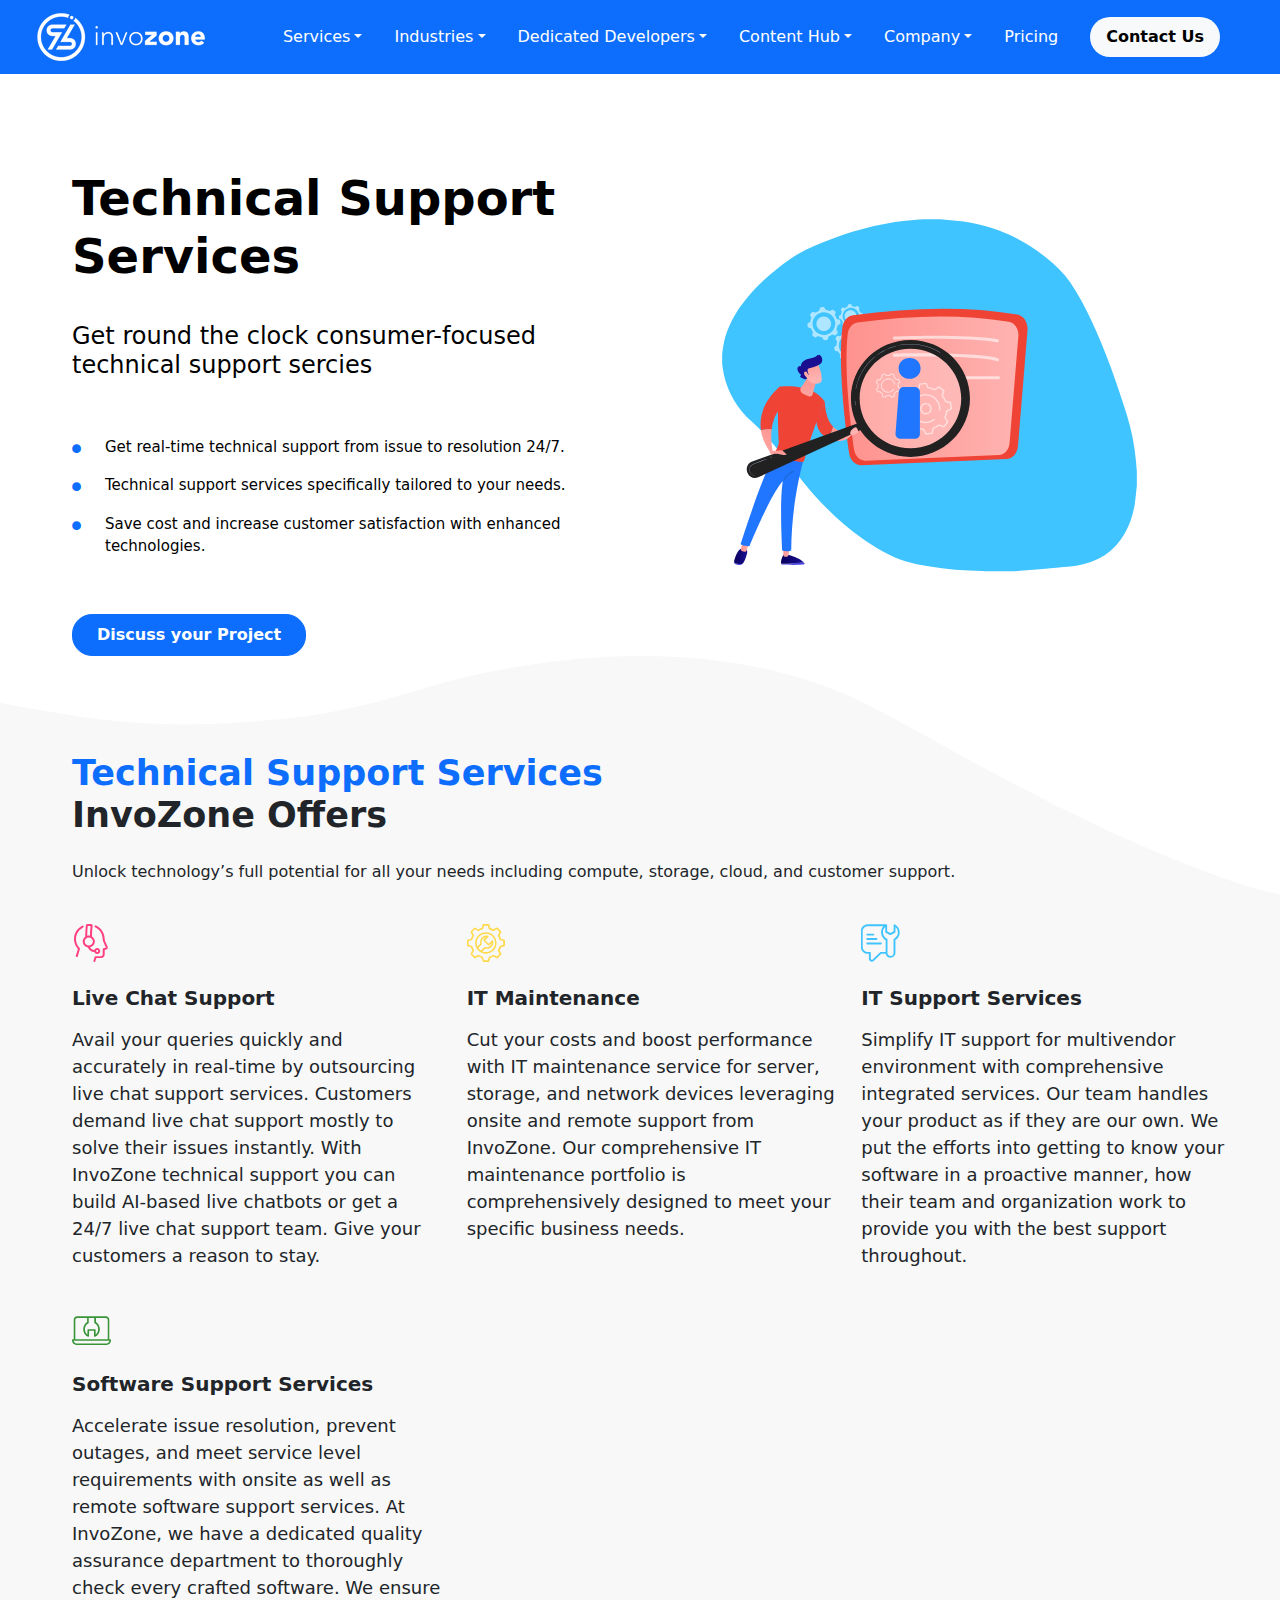
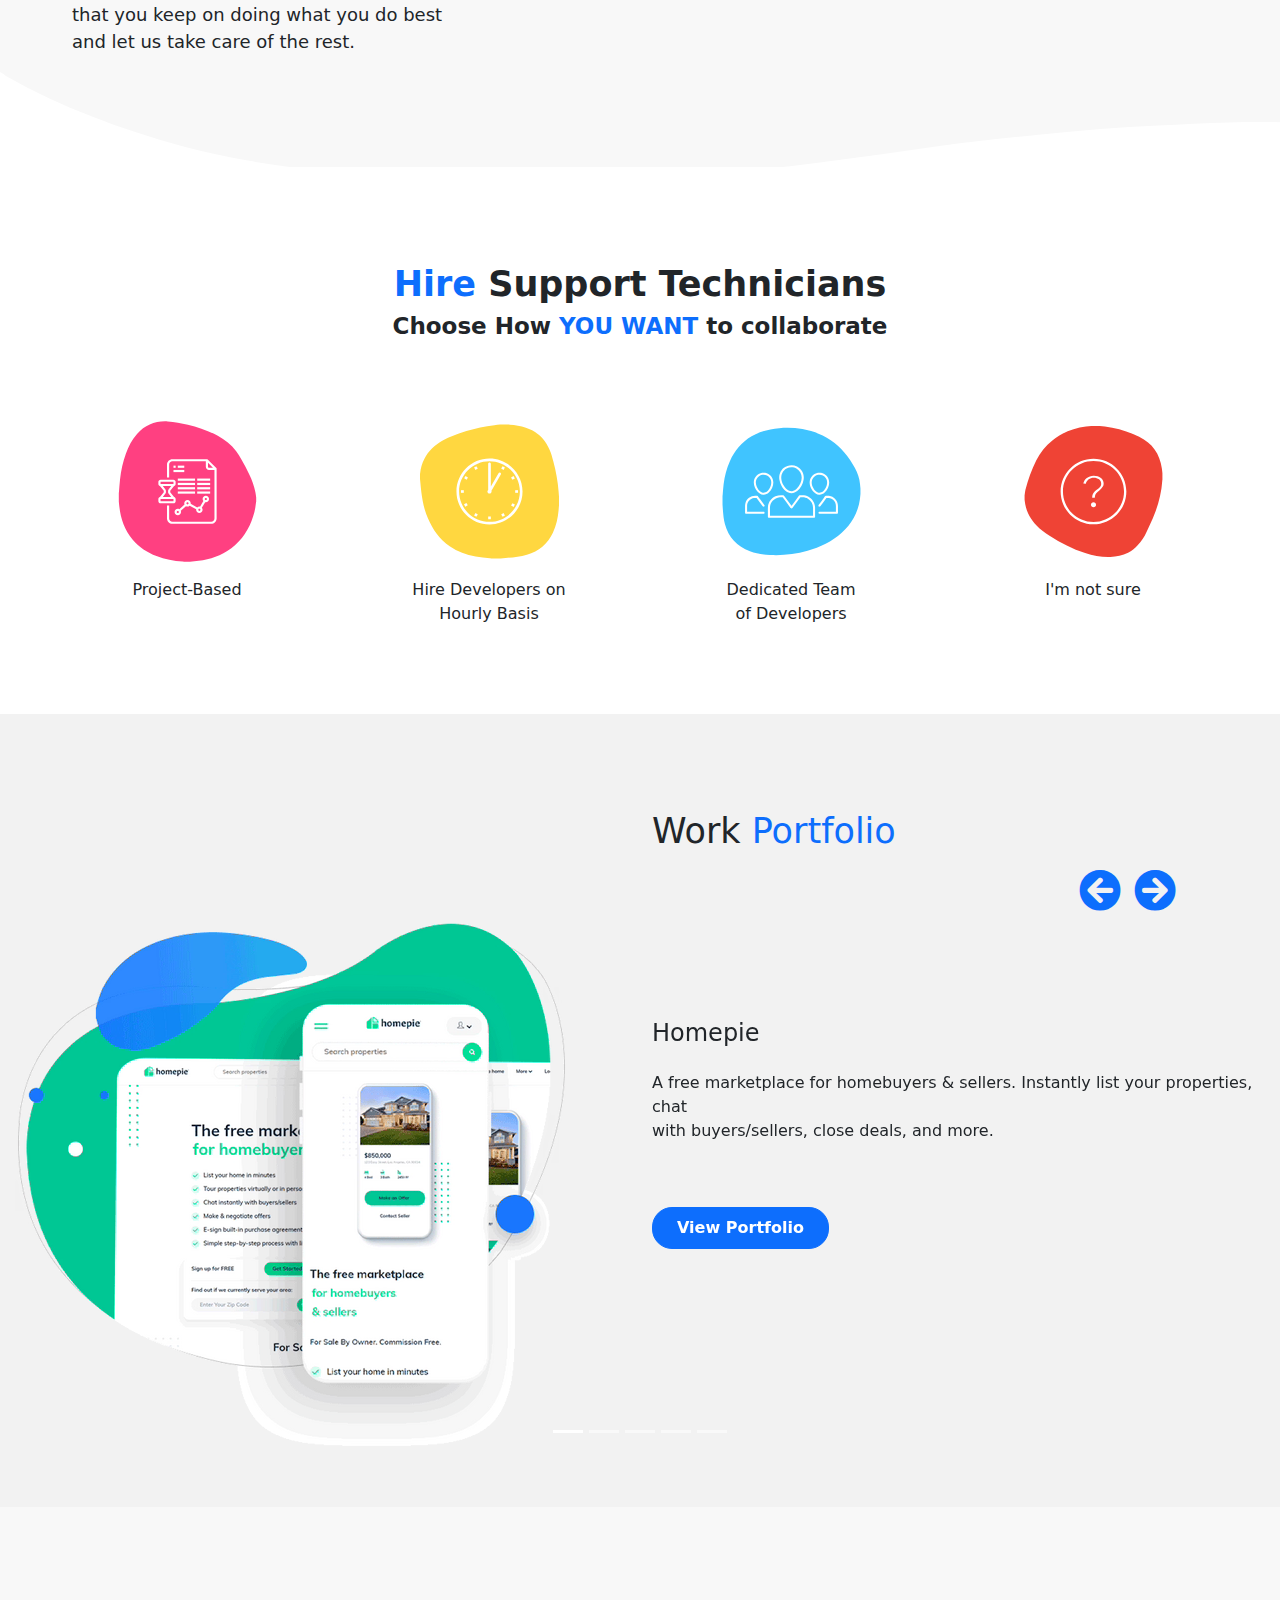
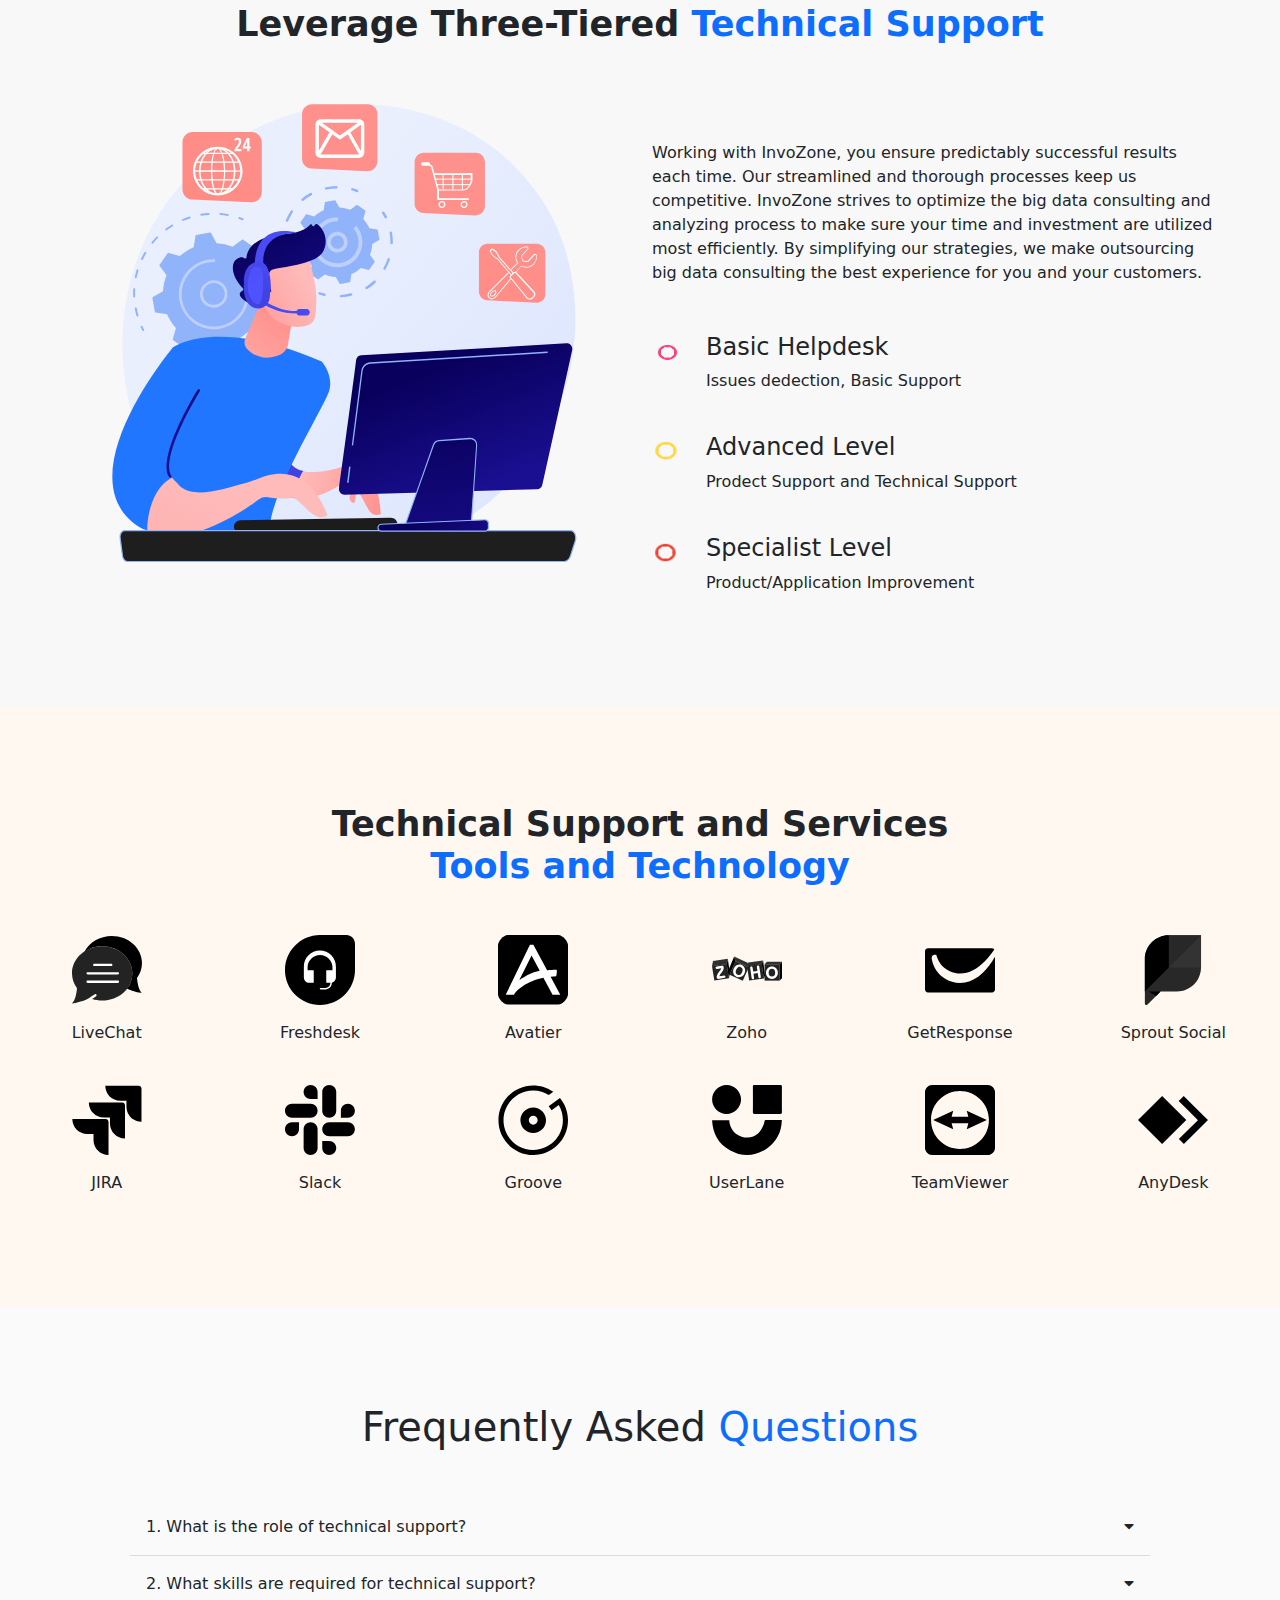
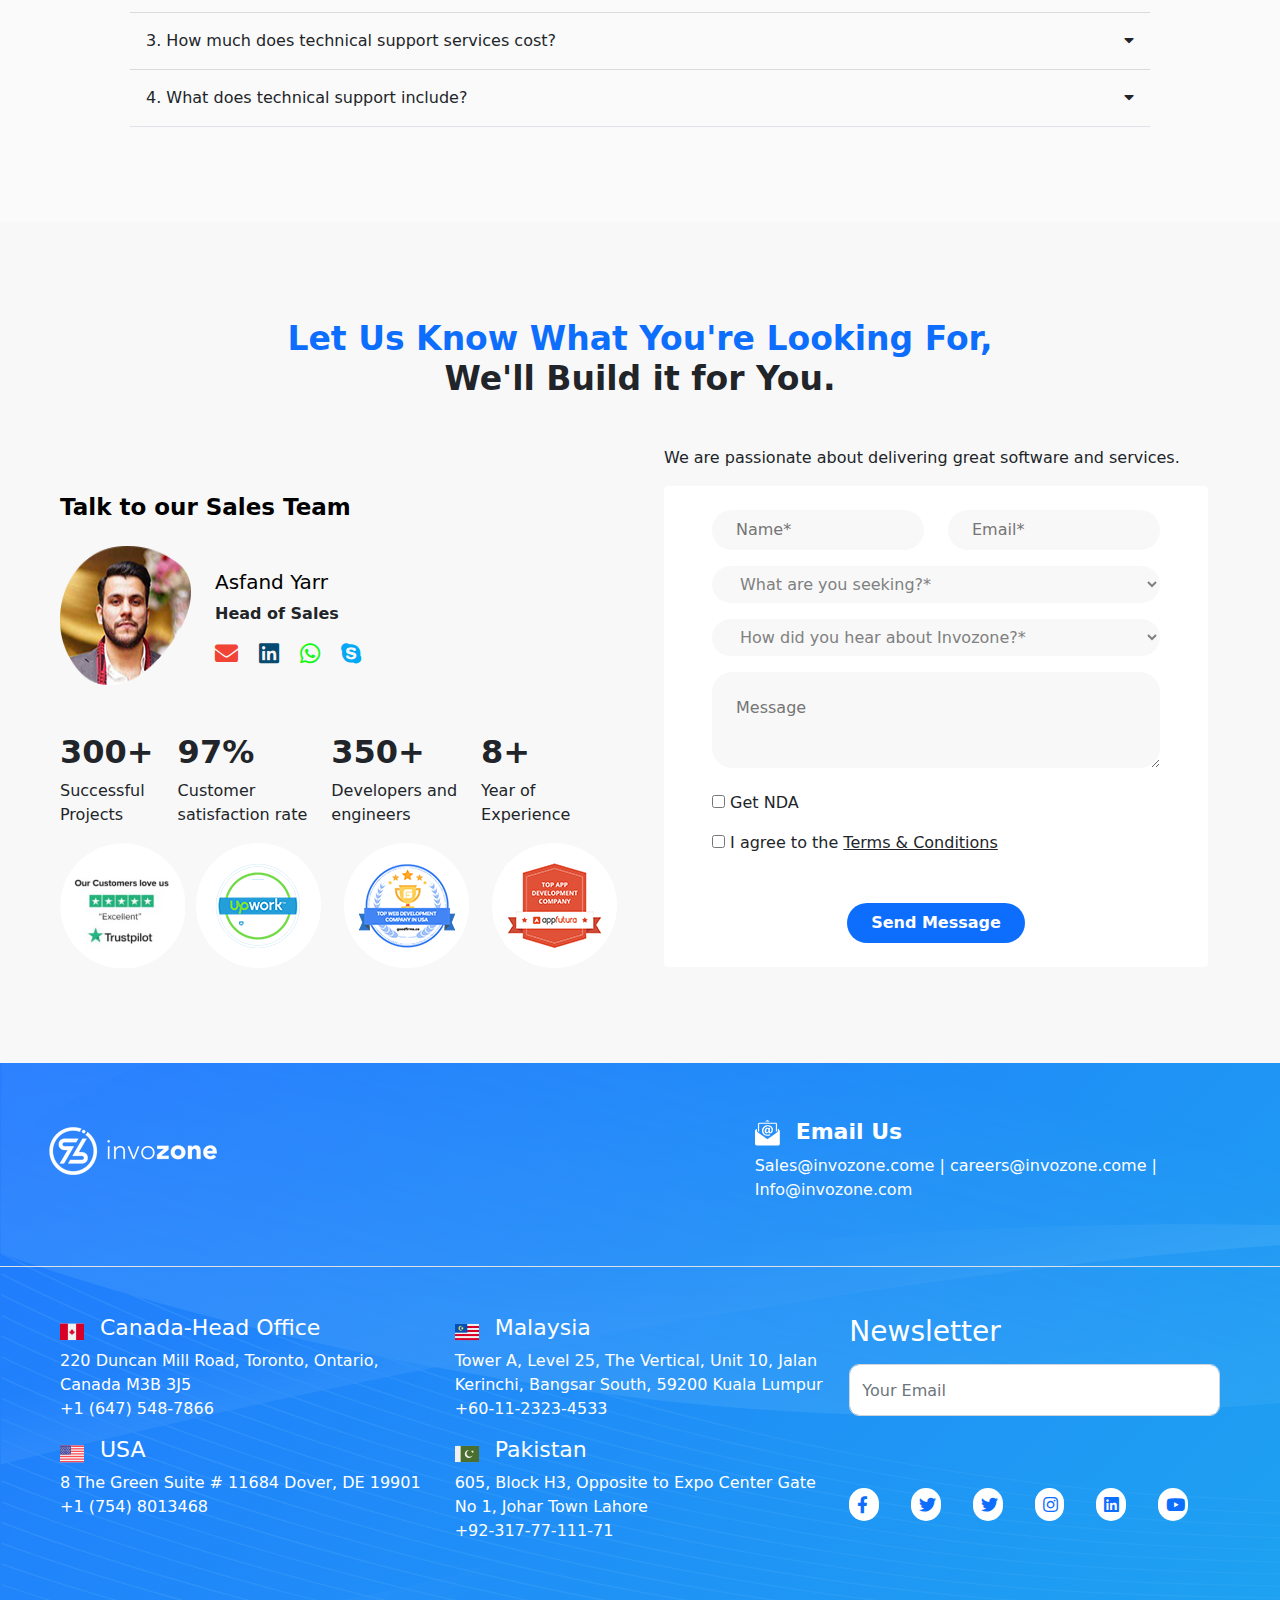
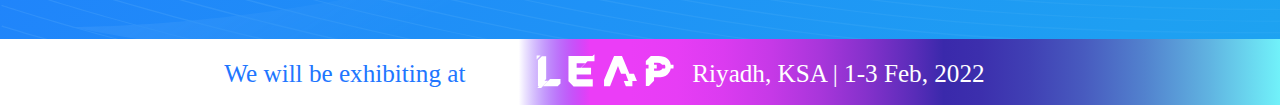
<file: Technical_Support.html>
<!DOCTYPE html>
<html>

<head>
    <title>Invozone</title>
    <meta name="viewpoint" content="width=device-width, initial-value=1.0">
    <link rel="stylesheet" type="text/css" href="assets/css/style.css">
    <link rel="stylesheet" type="text/css" href="assets/css/all.min.css">
    <link rel="stylesheet" type="text/css" href="assets/css/bootstrap.min.css">
    <link rel="shortcut-icon" width="16px" height="16px" href="assets/images/capture.png">
    <link rel="stylesheet" type="text/css" href="assets/css/owl.carousel.min.css">
</head>

<body>

    <Section class="nav_section">
        <nav class="navbar navbar-expand-lg navbar-dark bg-primary">
            <div class="container-fluid">
                <a class="navbar-brand" href="index.html">
                    <img src="assets/images/InvoZone_Logo.webp" class="ps-4" alt="Image not Found">
                </a>

                <button class="navbar-toggler" data-bs-toggle="collapse" data-bs-target="#navbarSupportedContent"
                    aria-controls="navbarSupportedContent" aria-expanded="false" aria-label="Navigation_button">
                    <span class="navbar-toggler-icon"></span>
                </button>

                <div class="collapse navbar-collapse" id="navbarSupportedContent">
                    <ul class="navbar-nav ms-auto">
                        <li class="nav-item dropdown">
                            <a class="nav-link dropdown-toggle text-white me-3" data-bs-toggle="dropdown"
                                id="services_Dropdown" href="#">Services</a>
                            <div class="dropdown-menu" aria-labelledby="services_Dropdown">
                                <section class="d-flex ps-5 pt-4 pe-4 pb-3">
                                    <div>
                                        <div class="d-flex dropdown-item border-bottom pb-2 services_menu">
                                            <img src="assets/images/Web-Design-Development-Services.svg" class="me-3"
                                                width="40px" alt="Image not found">
                                            <div class="pt-2">
                                                <a class="servcies_a text-dark" href="#">Web Design and Development</a>
                                            </div>
                                        </div>

                                        <div class="d-flex dropdown-item border-bottom pb-2 services_menu">
                                            <img src="assets/images/Mobile-app-Development-Services.svg" class="me-3"
                                                width="40px" alt="Image not found">
                                            <div class="pt-2">
                                                <a class="servcies_a text-dark" href="#">Mobile App Development
                                                    Services</a>
                                            </div>
                                        </div>

                                        <div class="d-flex dropdown-item border-bottom pb-4 services_menu">
                                            <img src="assets/images/Enterprise-App-Development-Services.svg"
                                                class="me-3" width="40px" alt="Image not found">
                                            <div class="pt-2">
                                                <a class="servcies_a text-dark" href="#">Enterprise App Development</a>
                                            </div>
                                        </div>

                                        <div class="d-flex dropdown-item border-bottom pb-2 services_menu">
                                            <img src="assets/images/Software-Quality-Assurance-Services.svg"
                                                class="me-3" width="40px" alt="Image not found">
                                            <div class="pt-2">
                                                <a class="servcies_a text-dark" href="#">Software Quality Assurance</a>
                                            </div>
                                        </div>

                                    </div>

                                    <!-- Second column start from here -->
                                    <div class="ms-4">
                                        <div class="d-flex dropdown-item border-bottom pb-2 services_menu">
                                            <img src="assets/images/DevOps-Services.svg" class="me-3" width="40px"
                                                alt="Image not found">
                                            <div class="pt-2">
                                                <a class="servcies_a text-dark" href="#">Dev Ops</a>
                                            </div>
                                        </div>

                                        <div class="d-flex dropdown-item border-bottom pb-2 services_menu">
                                            <img src="assets/images/Data-Scraping-Services.svg" class="me-3"
                                                width="40px" alt="Image not found">
                                            <div class="pt-2">
                                                <a class="servcies_a text-dark" href="#">Data Scraping</a>
                                            </div>
                                        </div>

                                        <div class="d-flex dropdown-item border-bottom pb-4 services_menu">
                                            <img src="assets/images/Big-Data-Services.svg" class="me-3" width="40px"
                                                alt="Image not found">
                                            <div class="pt-2">
                                                <a class="servcies_a text-dark" href="Big_Data.html">Big Data</a>
                                            </div>
                                        </div>

                                        <div class="d-flex dropdown-item border-bottom pb-2 services_menu">
                                            <img src="assets/images/IoT-Development-Services.svg" class="me-3"
                                                width="40px" alt="Image not found">
                                            <div class="pt-2">
                                                <a class="servcies_a text-dark" href="#">loT Development</a>
                                            </div>
                                        </div>

                                    </div>

                                    <div class="ms-4">
                                        <div class="d-flex dropdown-item border-bottom pb-2 services_menu">
                                            <img src="assets/images/Software-Project-managment-Services.svg"
                                                class="me-3" width="40px" alt="Image not found">
                                            <div class="pt-2">
                                                <a class="servcies_a text-dark" href="#">Software Project Management</a>
                                            </div>
                                        </div>

                                        <div class="d-flex dropdown-item border-bottom pb-2 services_menu">
                                            <img src="assets/images/Technical-Support-Services.svg" class="me-3"
                                                width="40px" alt="Image not found">
                                            <div class="pt-2">
                                                <a class="servcies_a text-dark" href="#">Technical Support Services</a>
                                            </div>
                                        </div>

                                        <div class="d-flex dropdown-item border-bottom pb-4 services_menu">
                                            <img src="assets/images/UX-Branding-Services.svg" class="me-3" width="40px"
                                                alt="Image not found">
                                            <div class="pt-2">
                                                <a class="servcies_a text-dark" href="#">UI/UX Design</a>
                                            </div>
                                        </div>

                                        <div class="align-right mt-5">
                                            <a class="servcies_a text-dark" href="#">
                                                <!-- <button class="btn btn-primary me-2  btn_viewAll px-4 py-2">View All</button> -->
                                                <button class="btn btn-primary btn_viewAll px-4 py-2">View_All</button>
                                            </a>
                                        </div>

                                    </div>
                                </section>
                            </div>
                        </li>

                        <li class="nav-item dropdown">
                            <a class="nav-link text-white me-3 dropdown-toggle" data-bs-toggle="dropdown"
                                id="industries_dropdown" href="#">Industries</a>
                            <div class="dropdown-menu" aria-labelledby="industries_dropdown">
                                <section class="d-flex ps-5 pt-4 pe-4 pb-3">
                                    <div>
                                        <div class="d-flex dropdown-item border-bottom pb-2 services_menu">
                                            <img src="assets/images/Ecommerce-Industry-1.svg" class="me-3" width="40px"
                                                alt="Image not found">
                                            <div class="pt-2">
                                                <a class="servcies_a text-dark" href="#">E-Commerce</a>
                                            </div>
                                        </div>

                                        <div class="d-flex dropdown-item border-bottom pb-2 services_menu">
                                            <img src="assets/images/Inline-Retail-Industry.svg" class="me-3"
                                                width="40px" alt="Image not found">
                                            <div class="pt-2">
                                                <a class="servcies_a text-dark" href="#">Food & Grocery</a>
                                            </div>
                                        </div>

                                        <div class="d-flex dropdown-item border-bottom pb-2 services_menu">
                                            <img src="assets/images/Education-Industry-1.svg" class="me-3" width="40px"
                                                alt="Image not found">
                                            <div class="pt-2">
                                                <a class="servcies_a text-dark" href="#">Education</a>
                                            </div>
                                        </div>
                                    </div>
                                    <!-- Second column  -->
                                    <div class="ms-4">
                                        <div class="d-flex dropdown-item border-bottom pb-2 services_menu">
                                            <img src="assets/images/On-Demand-Services-Industry-1.svg" class="me-3"
                                                width="40px" alt="Image not found">
                                            <div class="pt-2">
                                                <a class="servcies_a text-dark" href="#">On Demand Services</a>
                                            </div>
                                        </div>

                                        <div class="d-flex dropdown-item border-bottom pb-2 services_menu">
                                            <img src="assets/images/Health-Care-Industry-1.svg" class="me-3"
                                                width="40px" alt="Image not found">
                                            <div class="pt-2">
                                                <a class="servcies_a text-dark" href="#">Healthcare</a>
                                            </div>
                                        </div>

                                    </div>
                                    <!-- third column -->
                                    <div class="ms-3">
                                        <div class="d-flex dropdown-item border-bottom pb-2 services_menu">
                                            <img src="assets/images/Fintech-Industry-1.svg" class="me-3" width="40px"
                                                alt="Image not found">
                                            <div class="pt-2">
                                                <a class="servcies_a text-dark" href="#">Fintech</a>
                                            </div>
                                        </div>

                                        <div class="d-flex dropdown-item border-bottom pb-2 services_menu">
                                            <img src="assets/images/Travel-Tourism-Industry.svg" class="me-3"
                                                width="40px" alt="Image not found">
                                            <div class="pt-2">
                                                <a class="servcies_a text-dark" href="#">Travel & Tourism</a>
                                            </div>
                                        </div>

                                        <div class="align-right mt-5">
                                            <a class="servcies_a text-dark" href="#">
                                                <!-- <button class="btn btn-primary me-2  btn_viewAll px-4 py-2">View All</button> -->
                                                <button class="btn btn-primary btn_viewAll px-4 py-2">View_All</button>
                                            </a>
                                        </div>
                                    </div>


                                </section>
                            </div>

                        </li>


                        <li class="nav-item dropdown">
                            <a class="nav-link text-white me-3 dropdown-toggle" data-bs-toggle="dropdown"
                                id="developers_dropdown" href="#">Dedicated Developers</a>
                            <div class="dropdown-menu" aria-labelledby="developers_dropdown">
                                <section class="d-flex ps-5 pt-4 pe-4 pb-3">
                                    <div>
                                        <div class="d-flex dropdown-item border-bottom pb-2 services_menu">
                                            <img src="assets/images/Hire-a-elixir-developer.svg" class="me-3"
                                                width="40px" alt="Image not found">
                                            <div class="pt-2">
                                                <a class="servcies_a text-dark" href="#">Elixir Developers</a>
                                            </div>
                                        </div>
                                    </div>
                                    <div>
                                        <div class="align-right mt-5">
                                            <a class="servcies_a text-dark" href="#">
                                                <!-- <button class="btn btn-primary me-2  btn_viewAll px-4 py-2">View All</button> -->
                                                <button class="btn btn-primary btn_viewAll px-4 py-2">View_All</button>
                                            </a>
                                        </div>
                                    </div>

                                </section>
                            </div>
                        </li>

                        <li class="nav-item dropdown">
                            <a class="nav-link text-white me-3 dropdown-toggle" data-bs-toggle="dropdown"
                                id="content_dropdown" href="#">Content Hub</a>
                            <div class="dropdown-menu" aria-labelledby="content_dropdown">
                                <section class="ps-4 pt-3 pe-4 pb-4">
                                    <div class="d-flex dropdown-item border-bottom pb-2 services_menu">
                                        <img src="assets/images/Blog-Content-Hub-1.svg" class="me-3" width="40px"
                                            alt="Image not found">
                                        <div class="pt-2">
                                            <a class="servcies_a text-dark" href="#">Blog</a>
                                        </div>
                                    </div>

                                    <div class="d-flex dropdown-item border-bottom pb-2 services_menu">
                                        <img src="assets/images/Tech-News-Content-Hub-1.svg" class="me-3" width="40px"
                                            alt="Image not found">
                                        <div class="pt-2">
                                            <a class="servcies_a text-dark" href="#">Tech News</a>
                                        </div>
                                    </div>

                                    <div class="d-flex dropdown-item border-bottom pb-2 services_menu">
                                        <img src="assets/images/ebook-1.svg" class="me-3" width="40px"
                                            alt="Image not found">
                                        <div class="pt-2">
                                            <a class="servcies_a text-dark" href="#">E-books</a>
                                        </div>
                                    </div>
                                </section>
                            </div>
                        </li>

                        <li class="nav-item dropdown">
                            <a class="nav-link text-white me-3 dropdown-toggle" data-bs-toggle="dropdown"
                                id="company_dropdown" href="#">Company</a>
                            <div class="dropdown-menu" aria-labelledby="company_dropdown">
                                <section class="ps-4 pt-2 pe-4 pb-4">
                                    <div class="d-flex dropdown-item border-bottom pb-2 services_menu">
                                        <img src="assets/images/About-Us-Company-1.svg" class="me-3" width="40px"
                                            alt="Image not found">
                                        <div class="pt-2">
                                            <a class="servcies_a text-dark" href="#">About Us</a>
                                        </div>
                                    </div>

                                    <div class="d-flex dropdown-item border-bottom pb-2 services_menu">
                                        <img src="assets/images/Careers-Company-1.svg" class="me-3" width="40px"
                                            alt="Image not found">
                                        <div class="pt-2">
                                            <a class="servcies_a text-dark" href="#">Careers</a>
                                        </div>
                                    </div>

                                    <div class="d-flex dropdown-item border-bottom pb-2 services_menu">
                                        <img src="assets/images/Portfolio-icon.svg" class="me-3" width="40px"
                                            alt="Image not found">
                                        <div class="pt-2">
                                            <a class="servcies_a text-dark" href="#">Portfolio</a>
                                        </div>
                                    </div>
                                </section>

                            </div>
                        </li>

                        <li class="nav-item">
                            <a class="nav-link text-white me-4" href="#">Pricing</a>
                        </li>

                        <li class="nav-item">
                            <button class="me-5 nav_contact px-3 py-2"><b>Contact Us</b></button>
                        </li>
                    </ul>
                </div>
            </div>
        </nav>
    </Section>



    <section class="Technical_header_part">
        <div class="container-fluid">
            <div class="row mx-5 mt-5">
                <div class="col-12 col-sm-12 col-md-6 col-lg-6 col-xl-6">
                    <h1 class="pt-5"><b>Technical Support Services</b></h1>
                    <h5> <br>Get round the clock consumer-focused technical support sercies</h5>
                    <ul class="pt-5 text-primary list-unstyled">
                        <li class="d-flex"><i class="fas fa-circle text-primary me-4 pt-2"></i>
                            <p>
                                Get real-time technical support from issue to resolution 24/7.
                            </p>
                        </li>

                        <li class="d-flex"><i class="fas fa-circle text-primary me-4 pt-2"></i>
                            <p>
                                Technical support services specifically tailored to your needs.</p>
                        </li>

                        <li class="d-flex"><i class="fas fa-circle text-primary me-4 pt-2"></i>
                            <p>
                                Save cost and increase customer satisfaction with enhanced technologies.
                            </p>
                        </li>
                    </ul>

                    <button class="btn btn-primary mt-4 px-4 py-2"><b>Discuss your Project</b></button>
                </div>

                <div class="col-12 col-sm-12 col-md-6 col-lg-6 col-xl-6 text-center pt-5">
                    <img src="assets/images/technical_header.svg" class="w-75 pt-5" alt="image not found">
                </div>

            </div>
        </div>

    </section>

    <section class="Technical_services_part">
        <div class="container-fluid px-5 pb-5">
            <div class="header_part pt-5 ps-4">
                <h1 class="text-primary pt-5"><b>Technical Support Services<br><span class="text-dark">InvoZone
                            Offers</span></b></h1>
                <p class=" pt-3">Unlock technology’s full potential for all your needs including compute, storage,
                    cloud, and customer support.

                </p>
            </div>


            <div class=" row ps-4 pb-5">
                <div class="col-12 col-sm-12 col-md-4 col-lg-4 col-xl-4">
                    <img src="assets/images/tech1.svg" class="mt-4" alt="Image not found">
                    <h5 class="pt-4"><b>Live Chat Support</b></h5>
                    <p class="justify-content-center pt-2">Avail your queries quickly and accurately in real-time by
                        outsourcing live chat support services. Customers demand live chat support mostly to solve their
                        issues instantly. With InvoZone technical support you can build AI-based live chatbots or get a
                        24/7 live chat support team. Give your customers a reason to stay.</p>
                </div>

                <div class="col-12 col-sm-12 col-md-4 col-lg-4 col-xl-4">
                    <img src="assets/images/tech2.svg" class="mt-4" alt="Image not found">
                    <h5 class="pt-4"><b>IT Maintenance</b></h5>
                    <p class="justify-content-center pt-2">Cut your costs and boost performance with IT maintenance
                        service for server, storage, and network devices leveraging onsite and remote support from
                        InvoZone. Our comprehensive IT maintenance portfolio is comprehensively designed to meet your
                        specific business needs.</p>
                </div>

                <div class="col-12 col-sm-12 col-md-4 col-lg-4 col-xl-4">
                    <img src="assets/images/tech3.svg" class="mt-4" alt="Image not found">
                    <h5 class="pt-4"><b>IT Support Services</b></h5>
                    <p class="justify-content-center pt-2">Simplify IT support for multivendor environment with
                        comprehensive integrated services. Our team handles your product as if they are our own. We put
                        the efforts into getting to know your software in a proactive manner, how their team and
                        organization work to provide you with the best support throughout.
                    </p>
                </div>

                <div class="col-12 col-sm-12 col-md-4 col-lg-4 col-xl-4">
                    <img src="assets/images/tech4.svg" class="mt-4" alt="Image not found">
                    <h5 class="pt-4"><b>Software Support Services</b></h5>
                    <p class="justify-content-center pt-2">Accelerate issue resolution, prevent outages, and meet
                        service level requirements with onsite as well as remote software support services. At InvoZone,
                        we have a dedicated quality assurance department to thoroughly check every crafted software. We
                        ensure that you keep on doing what you do best and let us take care of the rest.</p>
                </div>


            </div>
        </div>
    </section>

    <section class="Support_technicians_Part mt-5">
        <div class="container-fluid px-5 pt-5">
            <div class="header_part text-center">
                <h1 class="text-primary"><b>Hire <span class="text-dark">Support Technicians</span></b></h1>
                <h4 class="text-dark"><b>Choose How <span class="text-primary">YOU WANT</span> to collaborate</b></h4>
            </div>

            <div class="body_part pt-5">
                <div class="row">
                    <div class="col-12 col-sm-12 col-md-3 col-lg-3 col-xl-3 background_shadow">
                        <div class="bg-white text-center py-4">
                            <img src="assets/images/collaboration-project-based-3685b138a850f13df14803918ace6919.svg"
                                class="w-50" alt="image not found">
                            <p class="pt-3">Project-Based</p>
                        </div>
                    </div>

                    <div class="col-12 col-sm-12 col-md-3 col-lg-3 col-xl-3 background_shadow">
                        <div class="bg-white text-center py-4">
                            <img src="assets/images/collaboration2.svg" class="w-50" alt="image not found">
                            <p class="pt-3">Hire Developers on<br> Hourly Basis</p>
                        </div>
                    </div>

                    <div class="col-12 col-sm-12 col-md-3 col-lg-3 col-xl-3 background_shadow">
                        <div class="bg-white text-center py-4">
                            <img src="assets/images/collaboration3.svg" class="w-50" alt="image not found">
                            <p class="pt-3">Dedicated Team<br> of Developers</p>
                        </div>
                    </div>

                    <div class="col-12 col-sm-12 col-md-3 col-lg-3 col-xl-3 background_shadow">
                        <div class="bg-white text-center py-4">
                            <img src="assets/images/collaboration4.svg" class="w-50" alt="image not found">
                            <p class="pt-3">I'm not sure</p>
                        </div>
                    </div>
                </div>
            </div>
        </div>
    </section>


    <section class="Technical_portfolio_part mt-5">
        <div class="container-fluid pt-5 pb-5">
            <div class="row">
                <div class="col-6">

                </div>
                <div class="col-6 pt-5">
                    <h1 class="soft_portfilio_heading">
                        Work <span class="text-primary">Portfolio</span>
                    </h1>
                </div>
            </div>

            <div class="carousel_part">
                <div id="main_carousel" class="carousel slide" data-ride="carousel">
                    <div class="row">
                        <div class="col-12 col-sm-12 col-md-6 col-lg-6 col-xl-6">

                        </div>

                        <div class="col-12 col-sm-12 col-md-6 col-lg-6 col-xl-6">
                            <div class="row px-0">
                                <div class="col-12 col-sm-12 col-md-8 col-lg-8 col-xl-8">
                                    <ol class="carousel-indicators">
                                        <li data-bs-target="#main_carousel" data-bs-slide="0"
                                            class="active text-primary"></li>
                                        <li data-bs-target="#main_carousel" data-bs-slide="1"></li>
                                        <li data-bs-target="#main_carousel" data-bs-slide="2"></li>
                                        <li data-bs-target="#main_carousel" data-bs-slide="3"></li>
                                        <li data-bs-target="#main_carousel" data-bs-slide="4"></li>

                                    </ol>
                                </div>

                                <div class="col-12 col-sm-12 col-md-4 col-lg-4 col-xl-4">
                                    <a class="carousel-control-prev" href="#main_carousel" data-bs-slide="prev"
                                        role="button"></a>
                                    <span class="carousel_Arrow me-2"><i
                                            class="fas fa-arrow-circle-left text-primary "></i></span>

                                    <a class="carousel-control-next" href="#main_carousel" data-bs-slide="next"
                                        role="button"></a>
                                    <span class="carousel_Arrow"><i
                                            class="fas fa-arrow-circle-right text-primary"></i></span>
                                </div>
                            </div>
                        </div>
                    </div>
                    <div class="carousel-inner">
                        <div class="carousel-item active">
                            <div class="row">

                                <div class="col-12 col-sm-12 col-md-6 col-lg-6 col-xl-6 text-center">
                                    <img src="assets/images/Homepie (1).png" class="img-fluid" alt="Image not found">
                                </div>

                                <div class="col-12 col-sm-12 col-md-6 col-lg-6 col-xl-6 mt-5">
                                    <h4 class="pt-5">Homepie</h4>
                                    <p class="mt-4">A free marketplace for homebuyers & sellers. Instantly list your
                                        properties, chat<br>
                                        with buyers/sellers, close deals, and more.</p>

                                    <button class="btn btn-primary mt-5 py-2 px-4 "><b>View Portfolio</b></button>
                                </div>
                            </div>
                        </div>

                        <div class="carousel-item">
                            <div class="row">
                                <div class="col-12 col-sm-12 col-md-6 col-lg-6 col-xl-6 text-center">
                                    <img src="assets/images/Anakeed-Mart.png" class="img-fluid" alt="Image not found">
                                </div>

                                <div class="col-12 col-sm-12 col-md-6 col-lg-6 col-xl-6 mt-5">
                                    <h4 class="pt-5">Anakeed Mart</h4>
                                    <p class="mt-4">An online grocery shopping platform based in Saudi Arabia for
                                        providing high<br>quality, organic products such as fruits and vegetables
                                        straight
                                        to your doorstep.</p>

                                    <button class="btn btn-primary mt-5 py-2 px-4 "><b>View Portfolio</b></button>
                                </div>
                            </div>
                        </div>

                        <div class="carousel-item">
                            <div class="row">
                                <div class="col-12 col-sm-12 col-md-6 col-lg-6 col-xl-6 text-center">
                                    <img src="assets/images/Column.png" class="img-fluid" alt="Image not found">
                                </div>

                                <div class="col-12 col-sm-12 col-md-6 col-lg-6 col-xl-6 mt-5">
                                    <h4 class="pt-5">Column</h4>
                                    <p class="mt-4">A collaborative public notice platform helping journalists,
                                        governments, and legal<br>entities to distribute public interest information.
                                    </p>

                                    <button class="btn btn-primary mt-5 py-2 px-4 "><b>View Portfolio</b></button>
                                </div>
                            </div>
                        </div>


                        <div class="carousel-item">
                            <div class="row">
                                <div class="col-12 col-sm-12 col-md-6 col-lg-6 col-xl-6 text-center">
                                    <img src="assets/images/Tunevu-2.png" class="img-fluid" alt="Image not found">
                                </div>

                                <div class="col-12 col-sm-12 col-md-6 col-lg-6 col-xl-6 mt-5">
                                    <h4 class="pt-5">Tunevu</h4>
                                    <p class="mt-4">Tunevu is an online podcasting platform providing an engaging
                                        interactive<br> experience.</p>

                                    <button class="btn btn-primary mt-5 py-2 px-4 "><b>View Portfolio</b></button>
                                </div>
                            </div>
                        </div>
                    </div>
                </div>

            </div>
        </div>
    </section>


    <section class="Leverage_Three_part">
        <div class="container-fluid py-5">
            <div class="header_part text-center pt-5 px-5">
                <h1><b>Leverage Three-Tiered <span class="text-primary">Technical Support
                        </span></b></h1>
            </div>

            <div class="body_part pb-5 mt-5">
                <div class="row px-5">
                    <div class="col-12 col-sm-12 col-md-6 col-lg-6 col-xl-6 text-center">
                        <img src="assets/images/Technicle.svg" width="85%" class="align-center" alt="Image not found">
                    </div>

                    <div class="col-12 col-sm-12 col-md-6 col-lg-6 col-xl-6 pt-5">
                        <p>
                            Working with InvoZone, you ensure predictably successful results each time. Our streamlined
                            and thorough processes keep us competitive. InvoZone strives to optimize the big data
                            consulting and analyzing process to make sure your time and investment are utilized most
                            efficiently. By simplifying our strategies, we make outsourcing big data consulting the best
                            experience for you and your customers.</p>

                        <div class="mt-5">
                            <div class="d-flex">
                                <img src="assets/images/Capture1.PNG" width="30px" height="30px" class="me-4 pt-2"
                                    alt="image not found">
                                <div>
                                    <h2>Basic Helpdesk</h2>
                                    <p>Issues dedection, Basic Support</p>
                                </div>
                            </div>

                            <div class="d-flex mt-4">
                                <img src="assets/images/Capture2.PNG" width="30px" height="30px" class="me-4 pt-2"
                                    alt="image not found">
                                <div>
                                    <h2>Advanced Level</h2>
                                    <p>Prodect Support and Technical Support</p>
                                </div>
                            </div>

                            <div class="d-flex mt-4">
                                <img src="assets/images/Capture3.PNG" width="30px" height="30px" class="me-4 pt-2"
                                    alt="image not found">
                                <div>
                                    <h2>Specialist Level</h2>
                                    <p>Product/Application Improvement</p>
                                </div>
                            </div>
                        </div>
                    </div>
                </div>
            </div>
        </div>
    </section>


    <section class="technicals_tools_part">
        <div class="container-fluid pb-5">
            <div class="header_part pt-5 text-center">
                <h1 class="pt-5"><b>Technical Support and Services<br>
                        <span class="text-primary">Tools and Technology</b></span></h1>
            </div>
            <div class="body_part mt-5 pb-5">
                <div class="row text-center">
                    <div class="col-12 col-sm-12 col-md-2 col-lg-2 col-xl-2 text-center">
                        <img src="assets/images/LiveChat.svg" width="70px" alt="Image not found">
                        <p class="pt-3">LiveChat</p>
                    </div>

                    <div class="col-12 col-sm-12 col-md-2 col-lg-2 col-xl-2 text-center">
                        <img src="assets/images/FreshDesk.svg" width="70px" alt="Image not found">
                        <p class="pt-3">Freshdesk</p>
                    </div>

                    <div class="col-12 col-sm-12 col-md-2 col-lg-2 col-xl-2 text-center">
                        <img src="assets/images/Avatier.svg" width="70px" alt="Image not found">
                        <p class="pt-3">Avatier</p>
                    </div>

                    <div class="col-12 col-sm-12 col-md-2 col-lg-2 col-xl-2 text-center">
                        <img src="assets/images/Zoho.svg" width="70px" alt="Image not found">
                        <p class="pt-3">Zoho</p>
                    </div>

                    <div class="col-12 col-sm-12 col-md-2 col-lg-2 col-xl-2 text-center">
                        <img src="assets/images/GetResponse.svg" width="70px" alt="Image not found">
                        <p class="pt-3">GetResponse</p>
                    </div>

                    <div class="col-12 col-sm-12 col-md-2 col-lg-2 col-xl-2 text-center">
                        <img src="assets/images/Sprout-Social.svg" width="70px" alt="Image not found">
                        <p class="pt-3">Sprout Social</p>
                    </div>

                    <div class="col-12 col-sm-12 col-md-2 col-lg-2 col-xl-2 text-center mt-lg-4">
                        <img src="assets/images/Jira-1.svg" width="70px" alt="Image not found">
                        <p class="pt-3">JIRA</p>
                    </div>

                    <div class="col-12 col-sm-12 col-md-2 col-lg-2 col-xl-2 text-center mt-lg-4">
                        <img src="assets/images/Slack.svg" width="70px" alt="Image not found">
                        <p class="pt-3">Slack</p>
                    </div>

                    <div class="col-12 col-sm-12 col-md-2 col-lg-2 col-xl-2 text-center mt-lg-4">
                        <img src="assets/images/Groovy-1.svg" width="70px" alt="Image not found">
                        <p class="pt-3">Groove</p>
                    </div>

                    <div class="col-12 col-sm-12 col-md-2 col-lg-2 col-xl-2 text-center mt-lg-4">
                        <img src="assets/images/UserLane.svg" width="70px" alt="Image not found">
                        <p class="pt-3">UserLane</p>
                    </div>

                    <div class="col-12 col-sm-12 col-md-2 col-lg-2 col-xl-2 text-center mt-lg-4">
                        <img src="assets/images/TeamViewer.svg" width="70px" alt="Image not found">
                        <p class="pt-3">TeamViewer</p>
                    </div>

                    <div class="col-12 col-sm-12 col-md-2 col-lg-2 col-xl-2 text-center mt-lg-4">
                        <img src="assets/images/AnyDesk.svg" width="70px" alt="Image not found">
                        <p class="pt-3">AnyDesk</p>
                    </div>
                </div>

            </div>

        </div>
        </div>
    </section>


    <section class="Tecnical_Question_part">
        <div class="container pt-5">
            <div class="header_part text-center pt-5">
                <h1 class="text-dark mb-5">Frequently Asked <span class="text-primary">Questions</span></h1>
            </div>
            <div class="body_part px-5 pb-5">
                <ul class="list-group list-group-flush pb-5">
                    <li class="list-group-item py-3" data-bs-toggle="collapse" href="#collapseid1" role="button"
                        aria-expanded="false" aria-controls="collapseid1">1. What is the role of technical support?
                        <span class="float-end"><i class="fas fa-caret-down"></i></span>

                        <div class="collapse pt-5" id="collapseid1">
                            <p>Technical support engineers are responsible for overseeing and maintaining the company’s
                                hardware and software infrastructures. They also assist customers in resolving technical
                                issues concerning their software applications or accounts. Among other duties, they are
                                responsible for diagnosing and troubleshooting technical problems.</p>
                        </div>
                    </li>
                    <li class="list-group-item py-3" data-bs-toggle="collapse" href="#collapseid2" role="button"
                        aria-expanded="false" aria-controls="collapseid2">2. What skills are required for technical
                        support?
                        <span class="float-end"><i class="fas fa-caret-down"></i></span>

                        <div class="collapse pt-5" id="collapseid2">
                            <p>Technical support engineers require the following skill-set:</p>
                            <ul>
                                <li>Logical thinking</li>
                                <li>Programming languages and data analysis</li>
                                <li>Knowledgeable about various software and operating system</li>
                                <li>Problem solving and soft skills</li>
                                <li>Network security, Understanding source code, writing commands and workflow processes
                                </li>
                            </ul>

                        </div>
                    </li>
                    <li class="list-group-item py-3" data-bs-toggle="collapse" href="#collapseid3" role="button"
                        aria-expanded="false" aria-controls="collapseid3">3. How much does technical support services
                        cost?
                        <span class="float-end"><i class="fas fa-caret-down"></i></span>
                        <div class="collapse pt-5" id="collapseid3">
                            <p>Technical support services can cost somewhere between $65 to $80 per hour or
                                even more. It all depends on the experience, complexity of the situation along with the
                                total time needed to fix the issue. But if you are looking to hire a dedicated team, the
                                overall cost would be less than what you would otherwise pay to individuals.</p>
                        </div>
                    </li>
                    <li class="list-group-item py-3 border-bottom" data-bs-toggle="collapse" href="#collapseid4"
                        role="button" aria-expanded="false" aria-controls="collapseid4">4. What does technical support include?
                        <span class="float-end"><i class="fas fa-caret-down"></i></span>

                        <div class="collapse pt-5" id="collapseid4">
                            <p>Technical support responsibilities include the following:</p>
                            <ul>
                                <li>Diagnosing and troubleshooting technical problems</li>
                                <li>Monitoring system and software performance</li>
                                <li>Assisting customers with software malfunctions</li>
                                <li>Resolving network issues</li>
                                <li>Installing and configuring hardware/software
                                </li>
                            </ul>
                        </div>
                    </li>
                </ul>
            </div>
        </div>
    </section>



    <section class="technical_letUsKnow_part">
        <div class="container-fluid mb-5">
            <div class="header_part pt-5 mb-5">
                <h1 class="text-primary text-center mt-5"><b>Let Us Know What You're Looking For,<br><span
                            class="text-dark">We'll Build it for You.</b> </span></h1>
            </div>
        </div>
        <div class="body_part pb-5">
            <div class="row mx-5">
                <div class="col-12 col-sm-12 col-md-6 col-lg-6 col-xl-6">
                    <h2 class="talk mb-4 pt-5"><b>Talk to our Sales Team</b></h2>
                    <div class="d-flex">
                        <img src="assets/images/asfand_yarr-c004d3ceb87c3388672b9b74fe7d002f.png" class="img-fluid"
                            alt="Image not found">
                        <div class="mt-4 ms-4">
                            <h5 class="salr_name">Asfand Yarr</h5>
                            <p><b>Head of Sales</b></p>
                            <p><span class="me-3"><i class="fas fa-envelope envelope"></i></span>
                                <span class="me-3"><i class="fab fa-linkedin linkedin"></i></span>
                                <span class="me-3"><i class="fab fa-whatsapp whatsapp"></i></span>
                                <span><i class="fab fa-skype skype"></i></span>
                            </p>
                        </div>
                    </div>
                    <div class="d-flex mt-5">

                        <div class="me-4">
                            <h2 class="text-dark"><b>300+</b></h2>
                            <p>Successful<br>Projects</p>
                        </div>

                        <div class="me-4">
                            <h2 class="text-dark"><b>97%</b></h2>
                            <p>Customer<br>satisfaction rate</p>
                        </div>

                        <div class="me-4">
                            <h2 class="text-dark"><b>350+</b></h2>
                            <p>Developers and<br>engineers</p>
                        </div>

                        <div>
                            <h2 class="text-dark"><b>8+</b></h2>
                            <p>Year of<br>Experience</p>
                        </div>
                    </div>

                    <div id="carouselExampleSlidesOnly" class="carousel slide" data-bs-ride="carousel">
                        <div class="carousel-inner">
                            <div class="row">
                                <div class="col-4 col-sm-4 col-md-3 col-lg-3 col-xl-3 me-0 pe-0">
                                    <div class="carousel-item active">
                                        <img class="d-block" src="assets/images/Customer.png" alt="First slide">
                                    </div>
                                </div>

                                <div class="col-4 col-sm-4 col-md-3 col-lg-3 col-xl-3 ms-0 ps-0">
                                    <div class="carousel-item active">
                                        <img class="d-block" src="assets/images/upwork.png" alt="Second slide">
                                    </div>
                                </div>

                                <div class="col-4 col-sm-4 col-md-3 col-lg-3 col-xl-3 ms-0 ps-0">
                                    <div class="carousel-item active">
                                        <img class="d-block" src="assets/images/topCup.png" alt="Third slide">
                                    </div>
                                </div>

                                <div class="col-4 col-sm-4 col-md-3 col-lg-3 col-xl-3 ms-0 ps-0">
                                    <div class="carousel-item active">
                                        <img class="d-block" src="assets/images/topApp.png" alt="Third slide">
                                    </div>
                                </div>

                                <div class="col-4 col-sm-4 col-md-3 col-lg-3 col-xl-3 ms-0 ps-0">
                                    <div class="carousel-item">
                                        <img class="d-block" src="assets/images/D.png" alt="Third slide">
                                    </div>
                                </div>

                                <div class="col-4 col-sm-4 col-md-3 col-lg-3 col-xl-3 ms-0 ps-0">
                                    <div class="carousel-item">
                                        <img class="d-block" src="assets/images/featured.png" alt="Third slide">
                                    </div>
                                </div>
                            </div>
                        </div>
                    </div>
                </div>

                <div class="col-12 col-sm-12 col-md-6 col-lg-6 col-xl-6 px-4 pb-5">
                    <p>We are passionate about delivering great software and services.</p>
                    <div class="bg-white rounded">
                        <form class="py-4 px-5">
                            <div class="d-flex">
                                <input type="text" class="form-contorl form py-2 ps-4 me-4" placeholder="Name*">
                                <input type="text" class="form-contorl form py-2 ps-4" placeholder="Email*">
                            </div>
                            <div class="mt-3">
                                <select class="w-100 py-2 ps-4 form" value="What are you seeking?*">
                                    <option class="text-muted active">What are you seeking?*</option>
                                    <option>Staff Augmentation </option>
                                    <option>Dedicated Team</option>
                                    <option>Fixed Gigs</option>
                                    <option>Career Opportunities</option>
                                    <option>General Inquiry</option>
                                </select>
                            </div>



                            <div class="mt-3">
                                <select class="w-100 py-2 ps-4 form">
                                    <option class="text-muted active">How did you hear about Invozone?*</option>
                                    <option>Social Media </option>
                                    <option>Clutch.co/Good Firms or other listings</option>
                                    <option>Google Search</option>
                                    <option>Email from Invozone</option>
                                    <option>Recommendation form InvoZone client</option>
                                    <option>Data Scraping</option>
                                    <option>Other</option>
                                </select>
                            </div>

                            <div class="mt-3">
                                <textarea class="w-100 py-4 ps-4 form" placeholder="Message"></textarea>
                            </div>

                            <div class="mt-3">
                                <input type="checkbox" id="checkbox" value="flase">
                                <label for="checkbox">Get NDA</label>

                            </div>

                            <div class="mt-3">
                                <input type="checkbox" id="term" value="flase">
                                <label for="term">I agree to the <u>Terms & Conditions</u></label>
                            </div>

                            <div class="mt-5 text-center">
                                <button class="btn btn-primary px-4 py-2"><b>Send Message</b></button>
                            </div>
                        </form>
                    </div>
                </div>
            </div>
        </div>
    </section>


    <section class="technical_footer_part footer_background">
        <div class="container-fluid pb-5">
            <div class="footer_header row py-5 border-bottom">
                <div class="col-12 col-sm-12 col-md-7 col-lg-7 col-xl-7 ps-5">
                    <div>
                        <img src="assets/images/InvoZone_Logo.webp" class="image-fluid pt-3" alt="image not found">
                    </div>
                </div>

                <div class="col-12 col-sm-12 col-md-5 col-lg-5 col-xl-5 ps-2">
                    <div class="d-flex">
                        <img src="assets/images/download (4).svg" width="25px" alt="Image not found">
                        <h2 class="text-white pt-2 ps-3 email"><b>Email Us</b></h2>
                    </div>
                    <p class="text-white">Sales@invozone.come |<span> careers@invozone.come |</span> <span>
                            Info@invozone.com
                        </span></p>
                </div>
            </div>

            <div class="row footer_body px-5  py-5">
                <div class="col-12 col-sm-12 col-md-4 col-lg-4 col-xl-4">
                    <div class="d-flex">
                        <img src="assets/images/download (5).svg" width="40px" class="pe-3" alt="Image not found">
                        <h1 class="text-white country">Canada-Head Office</h1>
                    </div>
                    <a href="#" class="text-white link">220 Duncan Mill Road, Toronto, Ontario,<br>Canada M3B 3J5<br>
                        +1 (647) 548-7866</a>

                    <div class="d-flex mt-3">
                        <img src="assets/images/download (6).svg" width="40px" class="pe-3" alt="Image not found">
                        <h1 class="text-white country">USA</h1>
                    </div>
                    <a class="text-white link">8 The Green Suite # 11684 Dover, DE 19901<br>
                        +1 (754) 8013468</a>
                </div>

                <div class="col-12 col-sm-12 col-md-4 col-lg-4 col-xl-4">
                    <div class="d-flex">
                        <img src="assets/images/download (7).svg" width="40px" class="pe-3" alt="Image not found">
                        <h1 class="text-white country">Malaysia</h1>
                    </div>
                    <a href="#" class="text-white link">Tower A, Level 25, The Vertical, Unit 10, Jalan<br>Kerinchi,
                        Bangsar South, 59200 Kuala Lumpur<br>
                        +60-11-2323-4533</a>

                    <div class="d-flex mt-3">
                        <img src="assets/images/download (8).svg" width="40px" class="pe-3" alt="Image not found">
                        <h1 class="text-white country">Pakistan</h1>
                    </div>
                    <a class="text-white link">605, Block H3, Opposite to Expo Center Gate<br>No 1, Johar Town
                        Lahore<br>
                        +92-317-77-111-71</a>
                </div>

                <div class="col-12 col-sm-12 col-md-4 col-lg-4 col-xl-4 third_column">
                    <h3 class="text-white">Newsletter</h3>
                    <input type="text" class="form-control mt-3 py-2" placeholder="Your Email">
                    <div class="d-flex mt-5">
                        <div class="bg-white background mt-4">
                            <a href="https://www.facebook.com/"><i class="fab fa-facebook-f pt-2 ps-2"></i></a>
                        </div>

                        <div class="bg-white background mt-4">
                            <a href="https://twitter.com/?lang=en"> <i class="fab fa-twitter pt-2 ps-2"></i></a>
                        </div>

                        <div class="bg-white background mt-4">
                            <a href="https://twitter.com/?lang=en"> <i class="fab fa-twitter pt-2 ps-2"></i></a>
                        </div>

                        <div class="bg-white background mt-4">
                            <a href="https://www.instagram.com/"> <i class="fab fa-instagram pt-2 ps-2"></i></a>
                        </div>

                        <div class="bg-white background mt-4">
                            <a href="https://www.linkedin.com/feed/"> <i class="fab fa-linkedin pt-2 ps-2"></i></a>
                        </div>

                        <div class="bg-white background mt-4">
                            <a href="https://www.youtube.com/"> <i class="fab fa-youtube pt-2 ps-2"></i></a>
                        </div>
                    </div>
                    <!-- <div class="pt-5">
                    </div> -->
                </div>
            </div>
        </div>
        <img src="assets/images/download (9).svg" alt="image not found">
    </section>


    <script src="assets/js/script.js"></script>
    <script src="assets/js/owl.carousel.min.js"></script>
    <script src="assets/js/jquery.min.js"></script>
    <script src="assets/js/bootstrap.min.js"></script>
</body>

</html>
</file>
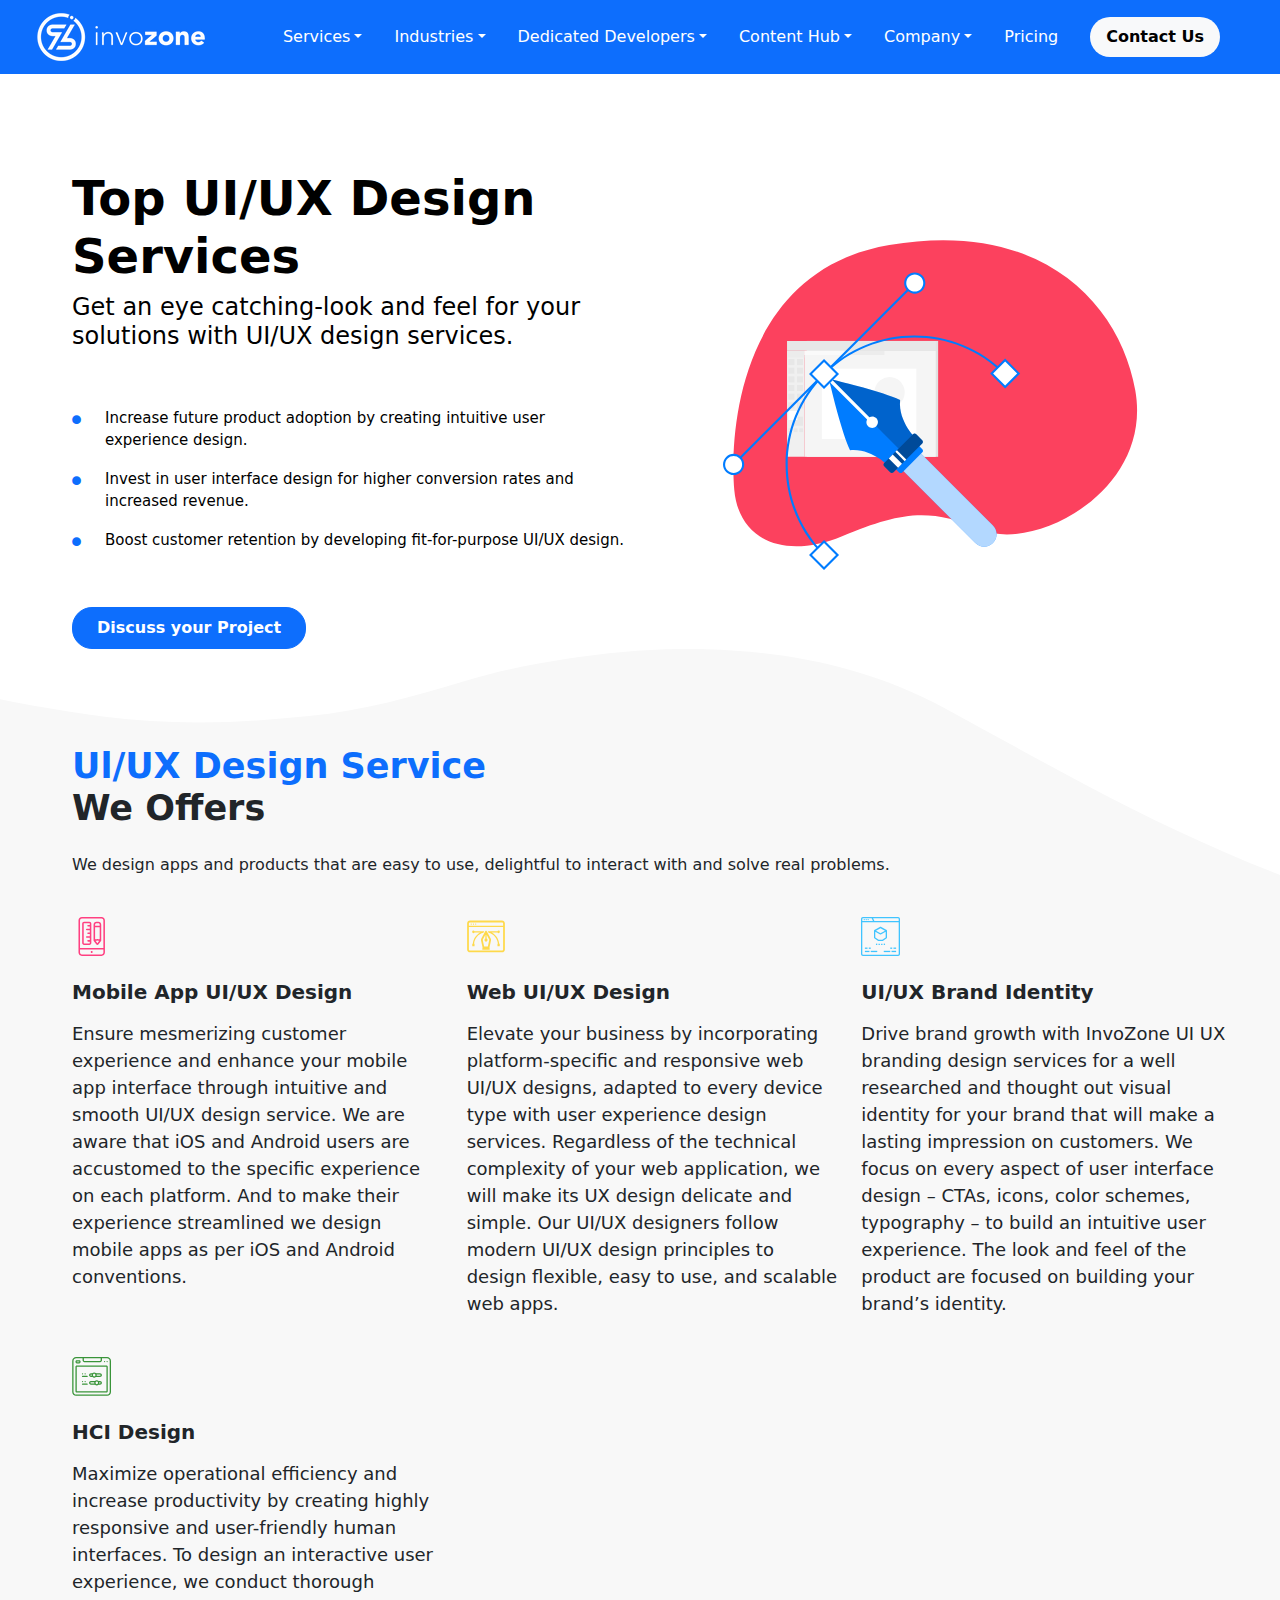
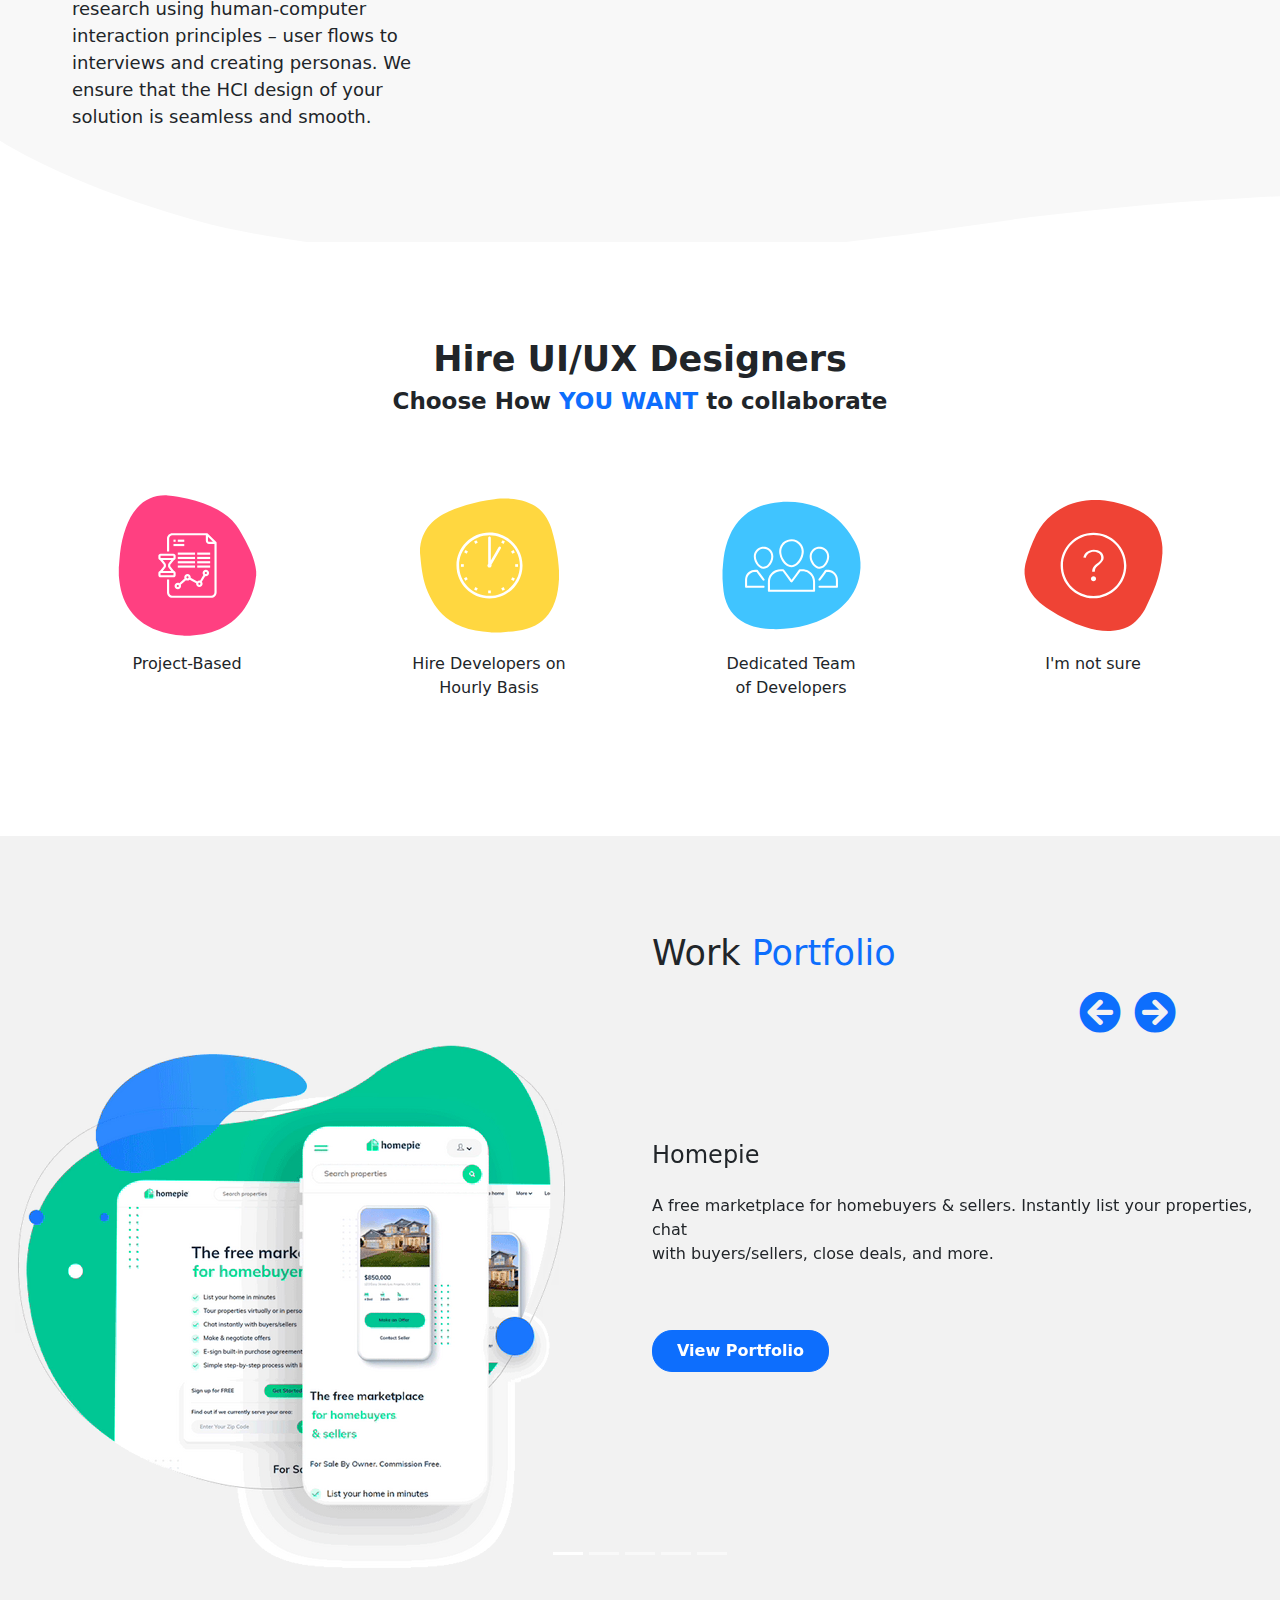
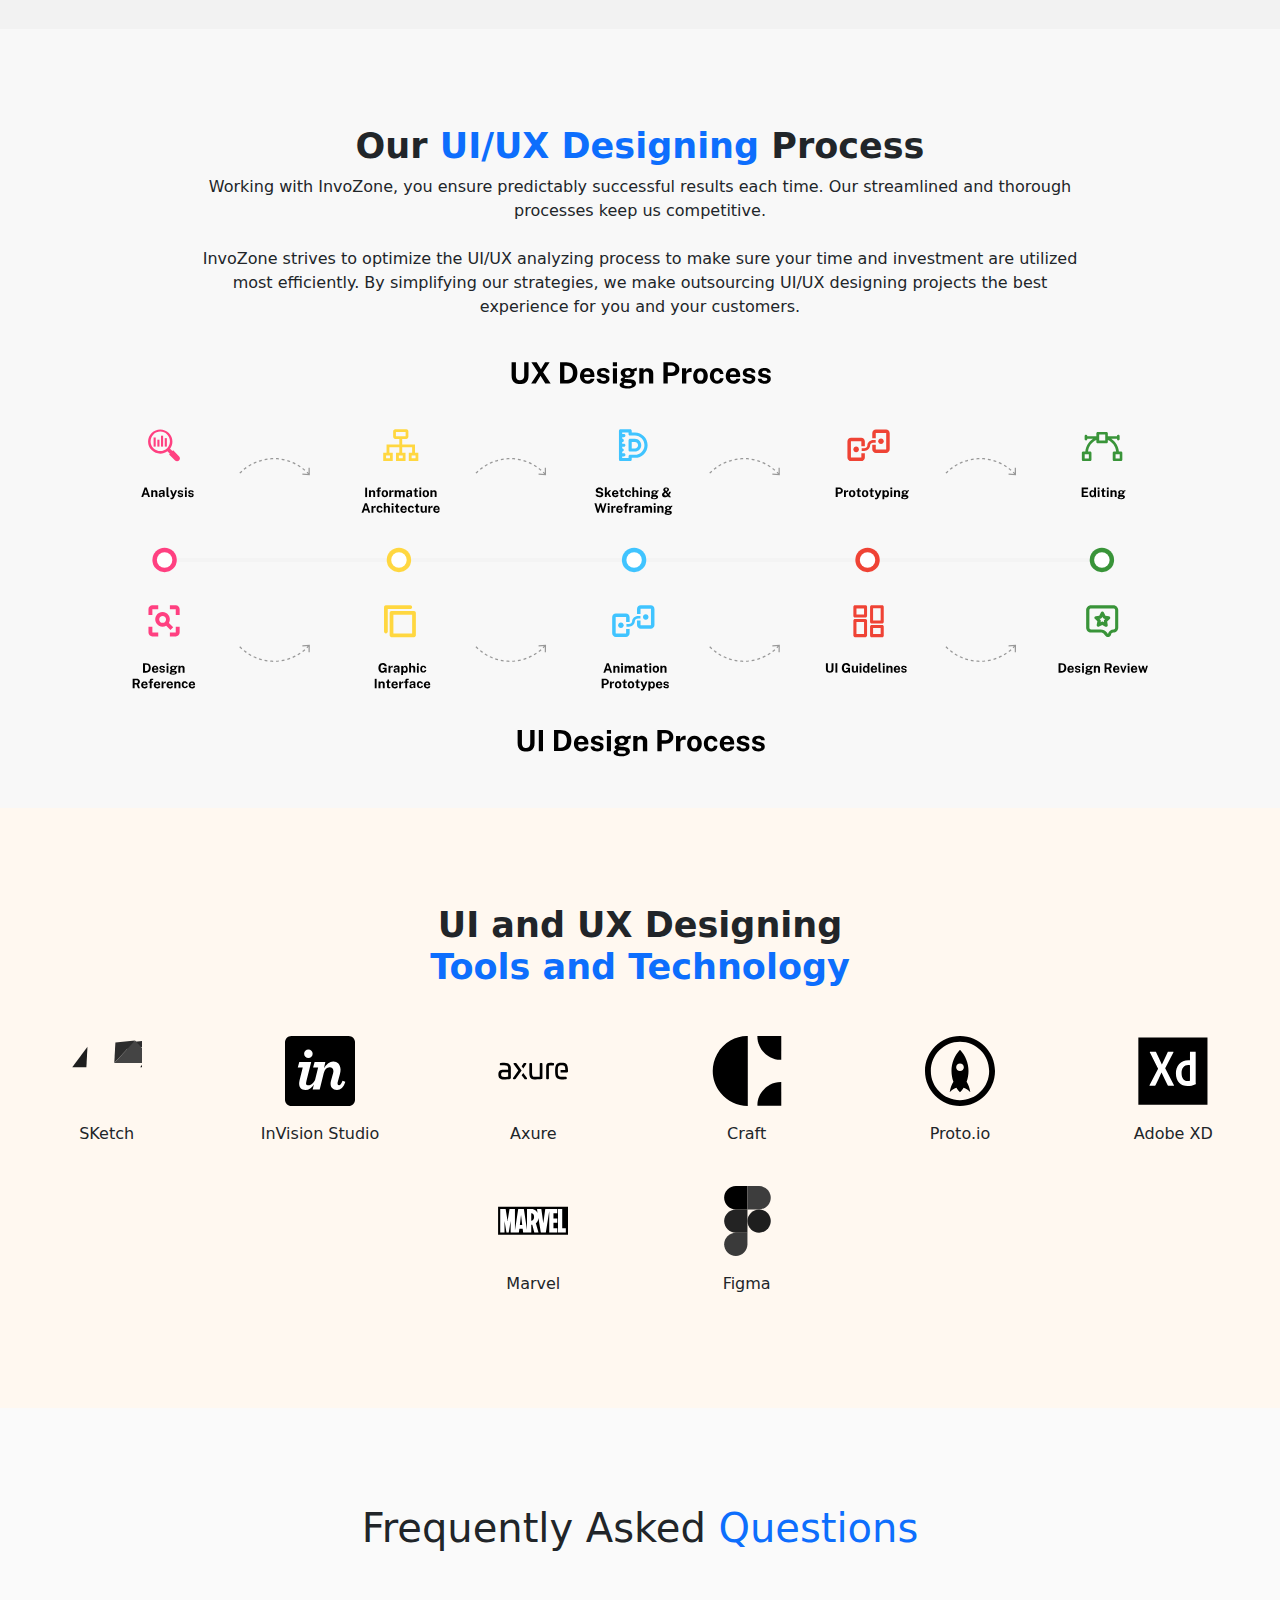
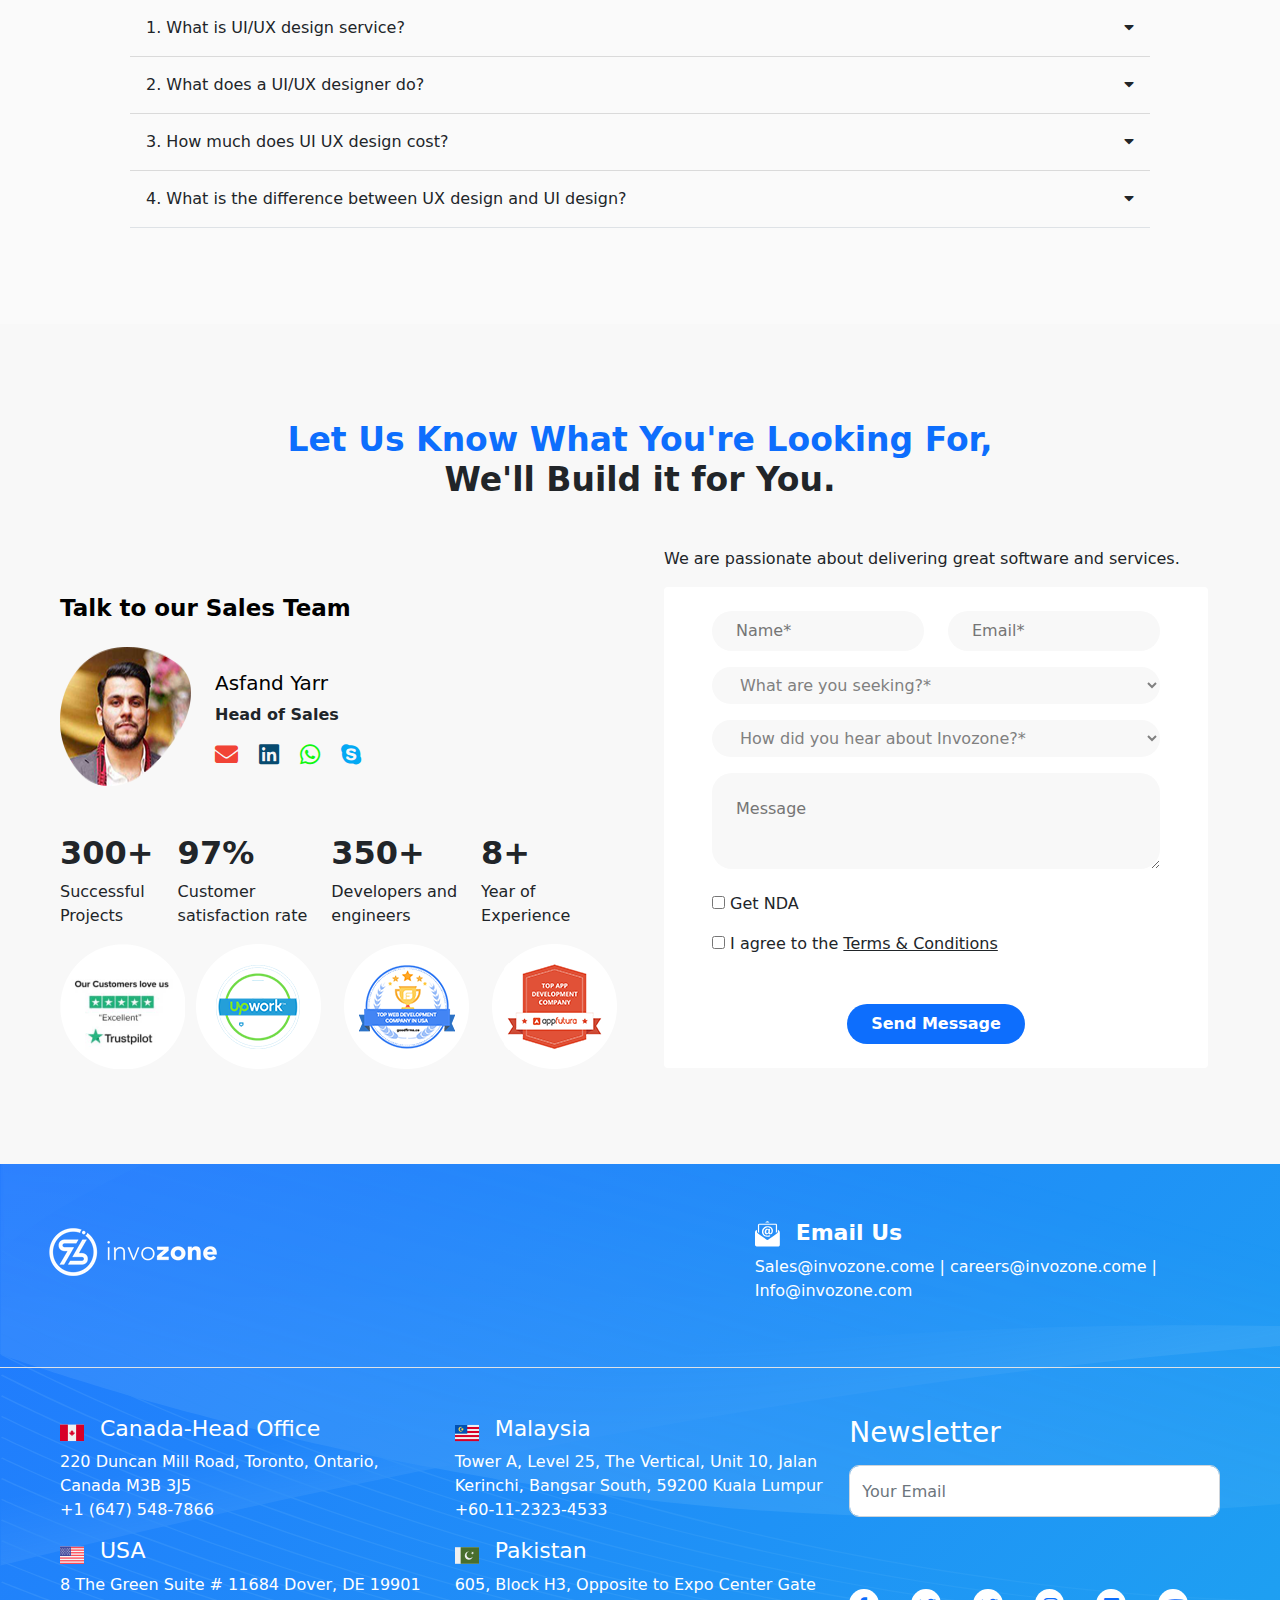
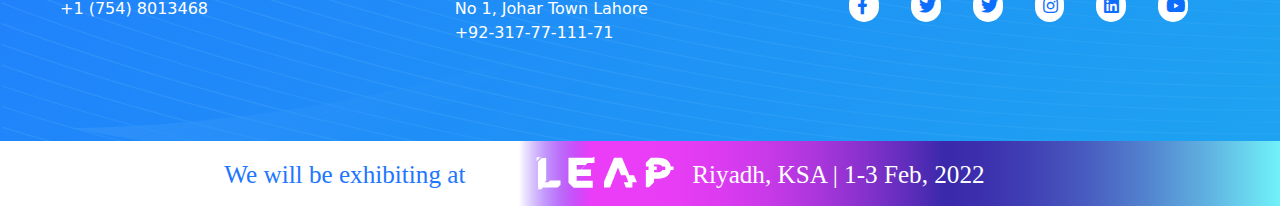
<file: Ux_Design.html>
<!DOCTYPE html>
<html>

<head>
    <title>Invozone</title>
    <meta name="viewpoint" content="width=device-width, initial-value=1.0">
    <link rel="stylesheet" type="text/css" href="assets/css/style.css">
    <link rel="stylesheet" type="text/css" href="assets/css/all.min.css">
    <link rel="stylesheet" type="text/css" href="assets/css/bootstrap.min.css">
    <link rel="shortcut-icon" width="16px" height="16px" href="assets/images/capture.png">
    <link rel="stylesheet" type="text/css" href="assets/css/owl.carousel.min.css">
</head>

<body>

    <Section class="nav_section">
        <nav class="navbar navbar-expand-lg navbar-dark bg-primary">
            <div class="container-fluid">
                <a class="navbar-brand" href="index.html">
                    <img src="assets/images/InvoZone_Logo.webp" class="ps-4" alt="Image not Found">
                </a>

                <button class="navbar-toggler" data-bs-toggle="collapse" data-bs-target="#navbarSupportedContent"
                    aria-controls="navbarSupportedContent" aria-expanded="false" aria-label="Navigation_button">
                    <span class="navbar-toggler-icon"></span>
                </button>

                <div class="collapse navbar-collapse" id="navbarSupportedContent">
                    <ul class="navbar-nav ms-auto">
                        <li class="nav-item dropdown">
                            <a class="nav-link dropdown-toggle text-white me-3" data-bs-toggle="dropdown"
                                id="services_Dropdown" href="#">Services</a>
                            <div class="dropdown-menu" aria-labelledby="services_Dropdown">
                                <section class="d-flex ps-5 pt-4 pe-4 pb-3">
                                    <div>
                                        <div class="d-flex dropdown-item border-bottom pb-2 services_menu">
                                            <img src="assets/images/Web-Design-Development-Services.svg" class="me-3"
                                                width="40px" alt="Image not found">
                                            <div class="pt-2">
                                                <a class="servcies_a text-dark" href="#">Web Design and Development</a>
                                            </div>
                                        </div>

                                        <div class="d-flex dropdown-item border-bottom pb-2 services_menu">
                                            <img src="assets/images/Mobile-app-Development-Services.svg" class="me-3"
                                                width="40px" alt="Image not found">
                                            <div class="pt-2">
                                                <a class="servcies_a text-dark" href="#">Mobile App Development
                                                    Services</a>
                                            </div>
                                        </div>

                                        <div class="d-flex dropdown-item border-bottom pb-4 services_menu">
                                            <img src="assets/images/Enterprise-App-Development-Services.svg"
                                                class="me-3" width="40px" alt="Image not found">
                                            <div class="pt-2">
                                                <a class="servcies_a text-dark" href="#">Enterprise App Development</a>
                                            </div>
                                        </div>

                                        <div class="d-flex dropdown-item border-bottom pb-2 services_menu">
                                            <img src="assets/images/Software-Quality-Assurance-Services.svg"
                                                class="me-3" width="40px" alt="Image not found">
                                            <div class="pt-2">
                                                <a class="servcies_a text-dark" href="#">Software Quality Assurance</a>
                                            </div>
                                        </div>

                                    </div>

                                    <!-- Second column start from here -->
                                    <div class="ms-4">
                                        <div class="d-flex dropdown-item border-bottom pb-2 services_menu">
                                            <img src="assets/images/DevOps-Services.svg" class="me-3" width="40px"
                                                alt="Image not found">
                                            <div class="pt-2">
                                                <a class="servcies_a text-dark" href="#">Dev Ops</a>
                                            </div>
                                        </div>

                                        <div class="d-flex dropdown-item border-bottom pb-2 services_menu">
                                            <img src="assets/images/Data-Scraping-Services.svg" class="me-3"
                                                width="40px" alt="Image not found">
                                            <div class="pt-2">
                                                <a class="servcies_a text-dark" href="#">Data Scraping</a>
                                            </div>
                                        </div>

                                        <div class="d-flex dropdown-item border-bottom pb-4 services_menu">
                                            <img src="assets/images/Big-Data-Services.svg" class="me-3" width="40px"
                                                alt="Image not found">
                                            <div class="pt-2">
                                                <a class="servcies_a text-dark" href="Big_Data.html">Big Data</a>
                                            </div>
                                        </div>

                                        <div class="d-flex dropdown-item border-bottom pb-2 services_menu">
                                            <img src="assets/images/IoT-Development-Services.svg" class="me-3"
                                                width="40px" alt="Image not found">
                                            <div class="pt-2">
                                                <a class="servcies_a text-dark" href="#">loT Development</a>
                                            </div>
                                        </div>

                                    </div>

                                    <div class="ms-4">
                                        <div class="d-flex dropdown-item border-bottom pb-2 services_menu">
                                            <img src="assets/images/Software-Project-managment-Services.svg"
                                                class="me-3" width="40px" alt="Image not found">
                                            <div class="pt-2">
                                                <a class="servcies_a text-dark" href="#">Software Project Management</a>
                                            </div>
                                        </div>

                                        <div class="d-flex dropdown-item border-bottom pb-2 services_menu">
                                            <img src="assets/images/Technical-Support-Services.svg" class="me-3"
                                                width="40px" alt="Image not found">
                                            <div class="pt-2">
                                                <a class="servcies_a text-dark" href="#">Technical Support Services</a>
                                            </div>
                                        </div>

                                        <div class="d-flex dropdown-item border-bottom pb-4 services_menu">
                                            <img src="assets/images/UX-Branding-Services.svg" class="me-3" width="40px"
                                                alt="Image not found">
                                            <div class="pt-2">
                                                <a class="servcies_a text-dark" href="#">UI/UX Design</a>
                                            </div>
                                        </div>

                                        <div class="align-right mt-5">
                                            <a class="servcies_a text-dark" href="#">
                                                <!-- <button class="btn btn-primary me-2  btn_viewAll px-4 py-2">View All</button> -->
                                                <button class="btn btn-primary btn_viewAll px-4 py-2">View_All</button>
                                            </a>
                                        </div>

                                    </div>
                                </section>
                            </div>
                        </li>

                        <li class="nav-item dropdown">
                            <a class="nav-link text-white me-3 dropdown-toggle" data-bs-toggle="dropdown"
                                id="industries_dropdown" href="#">Industries</a>
                            <div class="dropdown-menu" aria-labelledby="industries_dropdown">
                                <section class="d-flex ps-5 pt-4 pe-4 pb-3">
                                    <div>
                                        <div class="d-flex dropdown-item border-bottom pb-2 services_menu">
                                            <img src="assets/images/Ecommerce-Industry-1.svg" class="me-3" width="40px"
                                                alt="Image not found">
                                            <div class="pt-2">
                                                <a class="servcies_a text-dark" href="#">E-Commerce</a>
                                            </div>
                                        </div>

                                        <div class="d-flex dropdown-item border-bottom pb-2 services_menu">
                                            <img src="assets/images/Inline-Retail-Industry.svg" class="me-3"
                                                width="40px" alt="Image not found">
                                            <div class="pt-2">
                                                <a class="servcies_a text-dark" href="#">Food & Grocery</a>
                                            </div>
                                        </div>

                                        <div class="d-flex dropdown-item border-bottom pb-2 services_menu">
                                            <img src="assets/images/Education-Industry-1.svg" class="me-3" width="40px"
                                                alt="Image not found">
                                            <div class="pt-2">
                                                <a class="servcies_a text-dark" href="#">Education</a>
                                            </div>
                                        </div>
                                    </div>
                                    <!-- Second column  -->
                                    <div class="ms-4">
                                        <div class="d-flex dropdown-item border-bottom pb-2 services_menu">
                                            <img src="assets/images/On-Demand-Services-Industry-1.svg" class="me-3"
                                                width="40px" alt="Image not found">
                                            <div class="pt-2">
                                                <a class="servcies_a text-dark" href="#">On Demand Services</a>
                                            </div>
                                        </div>

                                        <div class="d-flex dropdown-item border-bottom pb-2 services_menu">
                                            <img src="assets/images/Health-Care-Industry-1.svg" class="me-3"
                                                width="40px" alt="Image not found">
                                            <div class="pt-2">
                                                <a class="servcies_a text-dark" href="#">Healthcare</a>
                                            </div>
                                        </div>

                                    </div>
                                    <!-- third column -->
                                    <div class="ms-3">
                                        <div class="d-flex dropdown-item border-bottom pb-2 services_menu">
                                            <img src="assets/images/Fintech-Industry-1.svg" class="me-3" width="40px"
                                                alt="Image not found">
                                            <div class="pt-2">
                                                <a class="servcies_a text-dark" href="#">Fintech</a>
                                            </div>
                                        </div>

                                        <div class="d-flex dropdown-item border-bottom pb-2 services_menu">
                                            <img src="assets/images/Travel-Tourism-Industry.svg" class="me-3"
                                                width="40px" alt="Image not found">
                                            <div class="pt-2">
                                                <a class="servcies_a text-dark" href="#">Travel & Tourism</a>
                                            </div>
                                        </div>

                                        <div class="align-right mt-5">
                                            <a class="servcies_a text-dark" href="#">
                                                <!-- <button class="btn btn-primary me-2  btn_viewAll px-4 py-2">View All</button> -->
                                                <button class="btn btn-primary btn_viewAll px-4 py-2">View_All</button>
                                            </a>
                                        </div>
                                    </div>


                                </section>
                            </div>

                        </li>


                        <li class="nav-item dropdown">
                            <a class="nav-link text-white me-3 dropdown-toggle" data-bs-toggle="dropdown"
                                id="developers_dropdown" href="#">Dedicated Developers</a>
                            <div class="dropdown-menu" aria-labelledby="developers_dropdown">
                                <section class="d-flex ps-5 pt-4 pe-4 pb-3">
                                    <div>
                                        <div class="d-flex dropdown-item border-bottom pb-2 services_menu">
                                            <img src="assets/images/Hire-a-elixir-developer.svg" class="me-3"
                                                width="40px" alt="Image not found">
                                            <div class="pt-2">
                                                <a class="servcies_a text-dark" href="#">Elixir Developers</a>
                                            </div>
                                        </div>
                                    </div>
                                    <div>
                                        <div class="align-right mt-5">
                                            <a class="servcies_a text-dark" href="#">
                                                <!-- <button class="btn btn-primary me-2  btn_viewAll px-4 py-2">View All</button> -->
                                                <button class="btn btn-primary btn_viewAll px-4 py-2">View_All</button>
                                            </a>
                                        </div>
                                    </div>

                                </section>
                            </div>
                        </li>

                        <li class="nav-item dropdown">
                            <a class="nav-link text-white me-3 dropdown-toggle" data-bs-toggle="dropdown"
                                id="content_dropdown" href="#">Content Hub</a>
                            <div class="dropdown-menu" aria-labelledby="content_dropdown">
                                <section class="ps-4 pt-3 pe-4 pb-4">
                                    <div class="d-flex dropdown-item border-bottom pb-2 services_menu">
                                        <img src="assets/images/Blog-Content-Hub-1.svg" class="me-3" width="40px"
                                            alt="Image not found">
                                        <div class="pt-2">
                                            <a class="servcies_a text-dark" href="#">Blog</a>
                                        </div>
                                    </div>

                                    <div class="d-flex dropdown-item border-bottom pb-2 services_menu">
                                        <img src="assets/images/Tech-News-Content-Hub-1.svg" class="me-3" width="40px"
                                            alt="Image not found">
                                        <div class="pt-2">
                                            <a class="servcies_a text-dark" href="#">Tech News</a>
                                        </div>
                                    </div>

                                    <div class="d-flex dropdown-item border-bottom pb-2 services_menu">
                                        <img src="assets/images/ebook-1.svg" class="me-3" width="40px"
                                            alt="Image not found">
                                        <div class="pt-2">
                                            <a class="servcies_a text-dark" href="#">E-books</a>
                                        </div>
                                    </div>
                                </section>
                            </div>
                        </li>

                        <li class="nav-item dropdown">
                            <a class="nav-link text-white me-3 dropdown-toggle" data-bs-toggle="dropdown"
                                id="company_dropdown" href="#">Company</a>
                            <div class="dropdown-menu" aria-labelledby="company_dropdown">
                                <section class="ps-4 pt-2 pe-4 pb-4">
                                    <div class="d-flex dropdown-item border-bottom pb-2 services_menu">
                                        <img src="assets/images/About-Us-Company-1.svg" class="me-3" width="40px"
                                            alt="Image not found">
                                        <div class="pt-2">
                                            <a class="servcies_a text-dark" href="#">About Us</a>
                                        </div>
                                    </div>

                                    <div class="d-flex dropdown-item border-bottom pb-2 services_menu">
                                        <img src="assets/images/Careers-Company-1.svg" class="me-3" width="40px"
                                            alt="Image not found">
                                        <div class="pt-2">
                                            <a class="servcies_a text-dark" href="#">Careers</a>
                                        </div>
                                    </div>

                                    <div class="d-flex dropdown-item border-bottom pb-2 services_menu">
                                        <img src="assets/images/Portfolio-icon.svg" class="me-3" width="40px"
                                            alt="Image not found">
                                        <div class="pt-2">
                                            <a class="servcies_a text-dark" href="#">Portfolio</a>
                                        </div>
                                    </div>
                                </section>

                            </div>
                        </li>

                        <li class="nav-item">
                            <a class="nav-link text-white me-4" href="#">Pricing</a>
                        </li>

                        <li class="nav-item">
                            <button class="me-5 nav_contact px-3 py-2"><b>Contact Us</b></button>
                        </li>
                    </ul>
                </div>
            </div>
        </nav>
    </Section>



    <section class="Ux_header_part">
        <div class="container-fluid">
            <div class="row mx-5 mt-5">
                <div class="col-12 col-sm-12 col-md-6 col-lg-6 col-xl-6">
                    <h1 class="pt-5"><b>Top UI/UX Design Services</b></h1>
                    <h5> Get an eye catching-look and feel for your solutions with UI/UX design services.</h5>
                    <ul class="pt-5 text-primary list-unstyled">
                        <li class="d-flex"><i class="fas fa-circle text-primary me-4 pt-2"></i>
                            <p>

                                Increase future product adoption by creating intuitive user experience design.
                            </p>
                        </li>

                        <li class="d-flex"><i class="fas fa-circle text-primary me-4 pt-2"></i>
                            <p>Invest in user interface design for higher conversion rates and increased revenue.</p>
                        </li>

                        <li class="d-flex"><i class="fas fa-circle text-primary me-4 pt-2"></i>
                            <p>Boost customer retention by developing fit-for-purpose UI/UX design.
                            </p>
                        </li>
                    </ul>

                    <button class="btn btn-primary mt-4 px-4 py-2"><b>Discuss your Project</b></button>
                </div>

                <div class="col-12 col-sm-12 col-md-6 col-lg-6 col-xl-6 text-center pt-5">
                    <img src="assets/images/ux-header.svg" class="w-75 pt-5" alt="image not found">
                </div>

            </div>
        </div>

    </section>

    <section class="Ux_Design_services_part">
        <div class="container-fluid px-5 pb-5">
            <div class="header_part pt-5 ps-4">
                <h1 class="text-primary pt-5"><b>Ul/UX Design Service<br><span class="text-dark">We
                            Offers</span></b></h1>
                <p class=" pt-3">We design apps and products that are easy to use, delightful to interact with and solve
                    real problems.

                </p>
            </div>


            <div class=" row ps-4 pb-5">
                <div class="col-12 col-sm-12 col-md-4 col-lg-4 col-xl-4">
                    <img src="assets/images/ux1.svg" class="mt-4" alt="Image not found">
                    <h5 class="pt-4"><b>Mobile App UI/UX Design</b></h5>
                    <p class="justify-content-center pt-2">Ensure mesmerizing customer experience and enhance your
                        mobile app interface through intuitive and smooth UI/UX design service. We are aware that iOS
                        and Android users are accustomed to the specific experience on each platform. And to make their
                        experience streamlined we design mobile apps as per iOS and Android conventions.</p>
                </div>

                <div class="col-12 col-sm-12 col-md-4 col-lg-4 col-xl-4">
                    <img src="assets/images/ux2.svg" class="mt-4" alt="Image not found">
                    <h5 class="pt-4"><b>Web UI/UX Design</b></h5>
                    <p class="justify-content-center pt-2">Elevate your business by incorporating platform-specific and
                        responsive web UI/UX designs, adapted to every device type with user experience design services.
                        Regardless of the technical complexity of your web application, we will make its UX design
                        delicate and simple. Our UI/UX designers follow modern UI/UX design principles to design
                        flexible, easy to use, and scalable web apps.</p>
                </div>

                <div class="col-12 col-sm-12 col-md-4 col-lg-4 col-xl-4">
                    <img src="assets/images/ux3.svg" class="mt-4" alt="Image not found">
                    <h5 class="pt-4"><b>UI/UX Brand Identity</b></h5>
                    <p class="justify-content-center pt-2">Drive brand growth with InvoZone UI UX branding design
                        services for a well researched and thought out visual identity for your brand that will make a
                        lasting impression on customers. We focus on every aspect of user interface design – CTAs,
                        icons, color schemes, typography – to build an intuitive user experience. The look and feel of
                        the product are focused on building your brand’s identity.
                    </p>
                </div>

                <div class="col-12 col-sm-12 col-md-4 col-lg-4 col-xl-4">
                    <img src="assets/images/ux4.svg" class="mt-4" alt="Image not found">
                    <h5 class="pt-4"><b>HCI Design</b></h5>
                    <p class="justify-content-center pt-2">Maximize operational efficiency and increase productivity by
                        creating highly responsive and user-friendly human interfaces. To design an interactive user
                        experience, we conduct thorough research using human-computer interaction principles – user
                        flows to interviews and creating personas. We ensure that the HCI design of your solution is
                        seamless and smooth.</p>
                </div>


            </div>
        </div>
    </section>

    <section class="UX_Designers_Part mt-5">
        <div class="container-fluid px-5 py-5">
            <div class="header_part text-center">
                <h1><b>Hire <span class="text-dark">UI/UX </span>Designers</b></h1>
                <h4 class="text-dark"><b>Choose How <span class="text-primary">YOU WANT</span> to collaborate</b></h4>
            </div>

            <div class="body_part pt-5">
                <div class="row">
                    <div class="col-12 col-sm-12 col-md-3 col-lg-3 col-xl-3 background_shadow">
                        <div class="bg-white text-center py-4">
                            <img src="assets/images/collaboration-project-based-3685b138a850f13df14803918ace6919.svg"
                                class="w-50" alt="image not found">
                            <p class="pt-3">Project-Based</p>
                        </div>
                    </div>

                    <div class="col-12 col-sm-12 col-md-3 col-lg-3 col-xl-3 background_shadow">
                        <div class="bg-white text-center py-4">
                            <img src="assets/images/collaboration2.svg" class="w-50" alt="image not found">
                            <p class="pt-3">Hire Developers on<br> Hourly Basis</p>
                        </div>
                    </div>

                    <div class="col-12 col-sm-12 col-md-3 col-lg-3 col-xl-3 background_shadow">
                        <div class="bg-white text-center py-4">
                            <img src="assets/images/collaboration3.svg" class="w-50" alt="image not found">
                            <p class="pt-3">Dedicated Team<br> of Developers</p>
                        </div>
                    </div>

                    <div class="col-12 col-sm-12 col-md-3 col-lg-3 col-xl-3 background_shadow">
                        <div class="bg-white text-center py-4">
                            <img src="assets/images/collaboration4.svg" class="w-50" alt="image not found">
                            <p class="pt-3">I'm not sure</p>
                        </div>
                    </div>
                </div>
            </div>
        </div>
    </section>


    <section class="UX_portfolio_part mt-5">
        <div class="container-fluid pt-5 pb-5">
            <div class="row">
                <div class="col-6">

                </div>
                <div class="col-6 pt-5">
                    <h1 class="soft_portfilio_heading">
                        Work <span class="text-primary">Portfolio</span>
                    </h1>
                </div>
            </div>

            <div class="carousel_part">
                <div id="main_carousel" class="carousel slide" data-ride="carousel">
                    <div class="row">
                        <div class="col-12 col-sm-12 col-md-6 col-lg-6 col-xl-6">

                        </div>

                        <div class="col-12 col-sm-12 col-md-6 col-lg-6 col-xl-6">
                            <div class="row px-0">
                                <div class="col-12 col-sm-12 col-md-8 col-lg-8 col-xl-8">
                                    <ol class="carousel-indicators">
                                        <li data-bs-target="#main_carousel" data-bs-slide="0"
                                            class="active text-primary"></li>
                                        <li data-bs-target="#main_carousel" data-bs-slide="1"></li>
                                        <li data-bs-target="#main_carousel" data-bs-slide="2"></li>
                                        <li data-bs-target="#main_carousel" data-bs-slide="3"></li>
                                        <li data-bs-target="#main_carousel" data-bs-slide="4"></li>

                                    </ol>
                                </div>

                                <div class="col-12 col-sm-12 col-md-4 col-lg-4 col-xl-4">
                                    <a class="carousel-control-prev" href="#main_carousel" data-bs-slide="prev"
                                        role="button"></a>
                                    <span class="carousel_Arrow me-2"><i
                                            class="fas fa-arrow-circle-left text-primary "></i></span>

                                    <a class="carousel-control-next" href="#main_carousel" data-bs-slide="next"
                                        role="button"></a>
                                    <span class="carousel_Arrow"><i
                                            class="fas fa-arrow-circle-right text-primary"></i></span>
                                </div>
                            </div>
                        </div>
                    </div>
                    <div class="carousel-inner">
                        <div class="carousel-item active">
                            <div class="row">

                                <div class="col-12 col-sm-12 col-md-6 col-lg-6 col-xl-6 text-center">
                                    <img src="assets/images/Homepie (1).png" class="img-fluid" alt="Image not found">
                                </div>

                                <div class="col-12 col-sm-12 col-md-6 col-lg-6 col-xl-6 mt-5">
                                    <h4 class="pt-5">Homepie</h4>
                                    <p class="mt-4">A free marketplace for homebuyers & sellers. Instantly list your
                                        properties, chat<br>
                                        with buyers/sellers, close deals, and more.</p>

                                    <button class="btn btn-primary mt-5 py-2 px-4 "><b>View Portfolio</b></button>
                                </div>
                            </div>
                        </div>

                        <div class="carousel-item">
                            <div class="row">
                                <div class="col-12 col-sm-12 col-md-6 col-lg-6 col-xl-6 text-center">
                                    <img src="assets/images/Anakeed-Mart.png" class="img-fluid" alt="Image not found">
                                </div>

                                <div class="col-12 col-sm-12 col-md-6 col-lg-6 col-xl-6 mt-5">
                                    <h4 class="pt-5">Anakeed Mart</h4>
                                    <p class="mt-4">An online grocery shopping platform based in Saudi Arabia for
                                        providing high<br>quality, organic products such as fruits and vegetables
                                        straight
                                        to your doorstep.</p>

                                    <button class="btn btn-primary mt-5 py-2 px-4 "><b>View Portfolio</b></button>
                                </div>
                            </div>
                        </div>

                        <div class="carousel-item">
                            <div class="row">
                                <div class="col-12 col-sm-12 col-md-6 col-lg-6 col-xl-6 text-center">
                                    <img src="assets/images/Column.png" class="img-fluid" alt="Image not found">
                                </div>

                                <div class="col-12 col-sm-12 col-md-6 col-lg-6 col-xl-6 mt-5">
                                    <h4 class="pt-5">Column</h4>
                                    <p class="mt-4">A collaborative public notice platform helping journalists,
                                        governments, and legal<br>entities to distribute public interest information.
                                    </p>

                                    <button class="btn btn-primary mt-5 py-2 px-4 "><b>View Portfolio</b></button>
                                </div>
                            </div>
                        </div>


                        <div class="carousel-item">
                            <div class="row">
                                <div class="col-12 col-sm-12 col-md-6 col-lg-6 col-xl-6 text-center">
                                    <img src="assets/images/Tunevu-2.png" class="img-fluid" alt="Image not found">
                                </div>

                                <div class="col-12 col-sm-12 col-md-6 col-lg-6 col-xl-6 mt-5">
                                    <h4 class="pt-5">Tunevu</h4>
                                    <p class="mt-4">Tunevu is an online podcasting platform providing an engaging
                                        interactive<br> experience.</p>

                                    <button class="btn btn-primary mt-5 py-2 px-4 "><b>View Portfolio</b></button>
                                </div>
                            </div>
                        </div>
                    </div>
                </div>

            </div>
        </div>
    </section>


    <section class="UX_Designing_Process_part">
        <div class="container-fluid py-5">
            <div class="header_part text-center pt-5 px-5">
                <h1><b>Our <span class="text-primary">UI/UX Designing
                        </span> Process</b></h1>
            </div>

            <div class="body_part text-center container px-5">
                <p>Working with InvoZone, you ensure predictably successful results each time. Our
                    streamlined and
                    thorough<br>processes keep us competitive.</p>
                <p class=" pt-2">InvoZone strives to optimize the UI/UX analyzing process to make sure your
                    time and investment are utilized<br>most efficiently. By simplifying our strategies, we make
                    outsourcing UI/UX designing projects the best<br>experience for you and your customers.</p>
                <img src="assets/images/Illustration.svg" class="pt-4" alt="Image not found">
            </div>
        </div>
    </section>


    <section class="UX_tools_part">
        <div class="container-fluid pb-5">
            <div class="header_part pt-5 text-center">
                <h1 class="pt-5"><b>UI and UX Designing<br>
                        <span class="text-primary">Tools and Technology</b></span></h1>
            </div>
            <div class="body_part mt-5 pb-5">
                <div class="row text-center">
                    <div class="col-12 col-sm-12 col-md-2 col-lg-2 col-xl-2 text-center">
                        <img src="assets/images/Sketch.svg" width="70px" alt="Image not found">
                        <p class="pt-3">SKetch</p>
                    </div>

                    <div class="col-12 col-sm-12 col-md-2 col-lg-2 col-xl-2 text-center">
                        <img src="assets/images/Invision-Studio.svg" width="70px" alt="Image not found">
                        <p class="pt-3">InVision Studio</p>
                    </div>

                    <div class="col-12 col-sm-12 col-md-2 col-lg-2 col-xl-2 text-center">
                        <img src="assets/images/Axure.svg" width="70px" alt="Image not found">
                        <p class="pt-3">Axure</p>
                    </div>

                    <div class="col-12 col-sm-12 col-md-2 col-lg-2 col-xl-2 text-center">
                        <img src="assets/images/Craft.svg" width="70px" alt="Image not found">
                        <p class="pt-3">Craft</p>
                    </div>

                    <div class="col-12 col-sm-12 col-md-2 col-lg-2 col-xl-2 text-center">
                        <img src="assets/images/Proto.svg" width="70px" alt="Image not found">
                        <p class="pt-3">Proto.io</p>
                    </div>

                    <div class="col-12 col-sm-12 col-md-2 col-lg-2 col-xl-2 text-center">
                        <img src="assets/images/Adobe-XD.svg" width="70px" alt="Image not found">
                        <p class="pt-3">Adobe XD</p>
                    </div>
                </div>
                <div class="row mt-lg-4">
                    <div class="col-12 col-sm-12 col-md-4 col-lg-4 col-xl-4">

                    </div>
                    <div class="col-12 col-sm-12 col-md-2 col-lg-2 col-xl-2 text-center">
                        <img src="assets/images/Marvel.svg" width="70px" alt="Image not found">
                        <p class="pt-3">Marvel</p>
                    </div>
                    <div class="col-12 col-sm-12 col-md-2 col-lg-2 col-xl-2 text-center">
                        <img src="assets/images/Figma.svg" width="70px" alt="Image not found">
                        <p class="pt-3">Figma</p>
                    </div>

                    <div class="col-12 col-sm-12 col-md-4 col-lg-4 col-xl-4">

                    </div>

                </div>

            </div>

        </div>
        </div>
    </section>


    <section class="UI-UX_Question_part">
        <div class="container pt-5">
            <div class="header_part text-center pt-5">
                <h1 class="text-dark mb-5">Frequently Asked <span class="text-primary">Questions</span></h1>
            </div>
            <div class="body_part px-5 pb-5">
                <ul class="list-group list-group-flush pb-5">
                    <li class="list-group-item py-3" data-bs-toggle="collapse" href="#collapseid1" role="button"
                        aria-expanded="false" aria-controls="collapseid1">1. What is UI/UX design service?
                        <span class="float-end"><i class="fas fa-caret-down"></i></span>

                        <div class="collapse pt-5" id="collapseid1">
                            <p>UI/UX services refer to the team of skilled and creative UI/UX professionals with proven
                                experience in the design and development industry. They are extremely knowledgeable
                                about how end-users interact with the digital platforms and how to create user friendly
                                interfaces for enjoyable customer experiences.</p>
                        </div>
                    </li>
                    <li class="list-group-item py-3" data-bs-toggle="collapse" href="#collapseid2" role="button"
                        aria-expanded="false" aria-controls="collapseid2">2. What does a UI/UX designer do?
                        <span class="float-end"><i class="fas fa-caret-down"></i></span>

                        <div class="collapse pt-5" id="collapseid2">
                            <p>UI designer is responsible for the visual design of the application or web page such as
                                branding, and graphic design. Whereas UX designer is responsible for interaction design,
                                wireframes, and prototypes, and usability testing.</p>
                        </div>
                    </li>
                    <li class="list-group-item py-3" data-bs-toggle="collapse" href="#collapseid3" role="button"
                        aria-expanded="false" aria-controls="collapseid3">3. How much does UI UX design cost?
                        <span class="float-end"><i class="fas fa-caret-down"></i></span>
                        <div class="collapse pt-5" id="collapseid3">
                            <p>UI/UX Design cost can vary from project to project based on functionalities, wireframing,
                                target platforms, and complexity. Generally, they may cost $5000 to $50,000, depending
                                on design complexity and the business model.</p>
                        </div>
                    </li>
                    <li class="list-group-item py-3 border-bottom" data-bs-toggle="collapse" href="#collapseid4"
                        role="button" aria-expanded="false" aria-controls="collapseid4">4. What is the difference
                        between UX design and UI design?
                        <span class="float-end"><i class="fas fa-caret-down"></i></span>

                        <div class="collapse pt-5" id="collapseid4">
                            <p>User interface design is more about the visual design of the application or webpage. It
                                involves branding, and graphic design, animation, colors, layout, and typography.
                                Whereas user experience design is how users interact with your website, and it involves
                                interaction design, wireframes, prototypes and usability testing.</p>

                        </div>
                    </li>
                </ul>
            </div>
        </div>
    </section>



    <section class="UI-UX_letUsKnow_part">
        <div class="container-fluid mb-5">
            <div class="header_part pt-5 mb-5">
                <h1 class="text-primary text-center mt-5"><b>Let Us Know What You're Looking For,<br><span
                            class="text-dark">We'll Build it for You.</b> </span></h1>
            </div>
        </div>
        <div class="body_part pb-5">
            <div class="row mx-5">
                <div class="col-12 col-sm-12 col-md-6 col-lg-6 col-xl-6">
                    <h2 class="talk mb-4 pt-5"><b>Talk to our Sales Team</b></h2>
                    <div class="d-flex">
                        <img src="assets/images/asfand_yarr-c004d3ceb87c3388672b9b74fe7d002f.png" class="img-fluid"
                            alt="Image not found">
                        <div class="mt-4 ms-4">
                            <h5 class="salr_name">Asfand Yarr</h5>
                            <p><b>Head of Sales</b></p>
                            <p><span class="me-3"><i class="fas fa-envelope envelope"></i></span>
                                <span class="me-3"><i class="fab fa-linkedin linkedin"></i></span>
                                <span class="me-3"><i class="fab fa-whatsapp whatsapp"></i></span>
                                <span><i class="fab fa-skype skype"></i></span>
                            </p>
                        </div>
                    </div>
                    <div class="d-flex mt-5">

                        <div class="me-4">
                            <h2 class="text-dark"><b>300+</b></h2>
                            <p>Successful<br>Projects</p>
                        </div>

                        <div class="me-4">
                            <h2 class="text-dark"><b>97%</b></h2>
                            <p>Customer<br>satisfaction rate</p>
                        </div>

                        <div class="me-4">
                            <h2 class="text-dark"><b>350+</b></h2>
                            <p>Developers and<br>engineers</p>
                        </div>

                        <div>
                            <h2 class="text-dark"><b>8+</b></h2>
                            <p>Year of<br>Experience</p>
                        </div>
                    </div>

                    <div id="carouselExampleSlidesOnly" class="carousel slide" data-bs-ride="carousel">
                        <div class="carousel-inner">
                            <div class="row">
                                <div class="col-4 col-sm-4 col-md-3 col-lg-3 col-xl-3 me-0 pe-0">
                                    <div class="carousel-item active">
                                        <img class="d-block" src="assets/images/Customer.png" alt="First slide">
                                    </div>
                                </div>

                                <div class="col-4 col-sm-4 col-md-3 col-lg-3 col-xl-3 ms-0 ps-0">
                                    <div class="carousel-item active">
                                        <img class="d-block" src="assets/images/upwork.png" alt="Second slide">
                                    </div>
                                </div>

                                <div class="col-4 col-sm-4 col-md-3 col-lg-3 col-xl-3 ms-0 ps-0">
                                    <div class="carousel-item active">
                                        <img class="d-block" src="assets/images/topCup.png" alt="Third slide">
                                    </div>
                                </div>

                                <div class="col-4 col-sm-4 col-md-3 col-lg-3 col-xl-3 ms-0 ps-0">
                                    <div class="carousel-item active">
                                        <img class="d-block" src="assets/images/topApp.png" alt="Third slide">
                                    </div>
                                </div>

                                <div class="col-4 col-sm-4 col-md-3 col-lg-3 col-xl-3 ms-0 ps-0">
                                    <div class="carousel-item">
                                        <img class="d-block" src="assets/images/D.png" alt="Third slide">
                                    </div>
                                </div>

                                <div class="col-4 col-sm-4 col-md-3 col-lg-3 col-xl-3 ms-0 ps-0">
                                    <div class="carousel-item">
                                        <img class="d-block" src="assets/images/featured.png" alt="Third slide">
                                    </div>
                                </div>
                            </div>
                        </div>
                    </div>
                </div>

                <div class="col-12 col-sm-12 col-md-6 col-lg-6 col-xl-6 px-4 pb-5">
                    <p>We are passionate about delivering great software and services.</p>
                    <div class="bg-white rounded">
                        <form class="py-4 px-5">
                            <div class="d-flex">
                                <input type="text" class="form-contorl form py-2 ps-4 me-4" placeholder="Name*">
                                <input type="text" class="form-contorl form py-2 ps-4" placeholder="Email*">
                            </div>
                            <div class="mt-3">
                                <select class="w-100 py-2 ps-4 form" value="What are you seeking?*">
                                    <option class="text-muted active">What are you seeking?*</option>
                                    <option>Staff Augmentation </option>
                                    <option>Dedicated Team</option>
                                    <option>Fixed Gigs</option>
                                    <option>Career Opportunities</option>
                                    <option>General Inquiry</option>
                                </select>
                            </div>



                            <div class="mt-3">
                                <select class="w-100 py-2 ps-4 form">
                                    <option class="text-muted active">How did you hear about Invozone?*</option>
                                    <option>Social Media </option>
                                    <option>Clutch.co/Good Firms or other listings</option>
                                    <option>Google Search</option>
                                    <option>Email from Invozone</option>
                                    <option>Recommendation form InvoZone client</option>
                                    <option>Data Scraping</option>
                                    <option>Other</option>
                                </select>
                            </div>

                            <div class="mt-3">
                                <textarea class="w-100 py-4 ps-4 form" placeholder="Message"></textarea>
                            </div>

                            <div class="mt-3">
                                <input type="checkbox" id="checkbox" value="flase">
                                <label for="checkbox">Get NDA</label>

                            </div>

                            <div class="mt-3">
                                <input type="checkbox" id="term" value="flase">
                                <label for="term">I agree to the <u>Terms & Conditions</u></label>
                            </div>

                            <div class="mt-5 text-center">
                                <button class="btn btn-primary px-4 py-2"><b>Send Message</b></button>
                            </div>
                        </form>
                    </div>
                </div>
            </div>
        </div>
    </section>


    <section class="UI-UX_footer_part footer_background">
        <div class="container-fluid pb-5">
            <div class="footer_header row py-5 border-bottom">
                <div class="col-12 col-sm-12 col-md-7 col-lg-7 col-xl-7 ps-5">
                    <div>
                        <img src="assets/images/InvoZone_Logo.webp" class="image-fluid pt-3" alt="image not found">
                    </div>
                </div>

                <div class="col-12 col-sm-12 col-md-5 col-lg-5 col-xl-5 ps-2">
                    <div class="d-flex">
                        <img src="assets/images/download (4).svg" width="25px" alt="Image not found">
                        <h2 class="text-white pt-2 ps-3 email"><b>Email Us</b></h2>
                    </div>
                    <p class="text-white">Sales@invozone.come |<span> careers@invozone.come |</span> <span>
                            Info@invozone.com
                        </span></p>
                </div>
            </div>

            <div class="row footer_body px-5  py-5">
                <div class="col-12 col-sm-12 col-md-4 col-lg-4 col-xl-4">
                    <div class="d-flex">
                        <img src="assets/images/download (5).svg" width="40px" class="pe-3" alt="Image not found">
                        <h1 class="text-white country">Canada-Head Office</h1>
                    </div>
                    <a href="#" class="text-white link">220 Duncan Mill Road, Toronto, Ontario,<br>Canada M3B 3J5<br>
                        +1 (647) 548-7866</a>

                    <div class="d-flex mt-3">
                        <img src="assets/images/download (6).svg" width="40px" class="pe-3" alt="Image not found">
                        <h1 class="text-white country">USA</h1>
                    </div>
                    <a class="text-white link">8 The Green Suite # 11684 Dover, DE 19901<br>
                        +1 (754) 8013468</a>
                </div>

                <div class="col-12 col-sm-12 col-md-4 col-lg-4 col-xl-4">
                    <div class="d-flex">
                        <img src="assets/images/download (7).svg" width="40px" class="pe-3" alt="Image not found">
                        <h1 class="text-white country">Malaysia</h1>
                    </div>
                    <a href="#" class="text-white link">Tower A, Level 25, The Vertical, Unit 10, Jalan<br>Kerinchi,
                        Bangsar South, 59200 Kuala Lumpur<br>
                        +60-11-2323-4533</a>

                    <div class="d-flex mt-3">
                        <img src="assets/images/download (8).svg" width="40px" class="pe-3" alt="Image not found">
                        <h1 class="text-white country">Pakistan</h1>
                    </div>
                    <a class="text-white link">605, Block H3, Opposite to Expo Center Gate<br>No 1, Johar Town
                        Lahore<br>
                        +92-317-77-111-71</a>
                </div>

                <div class="col-12 col-sm-12 col-md-4 col-lg-4 col-xl-4 third_column">
                    <h3 class="text-white">Newsletter</h3>
                    <input type="text" class="form-control mt-3 py-2" placeholder="Your Email">
                    <div class="d-flex mt-5">
                        <div class="bg-white background mt-4">
                            <a href="https://www.facebook.com/"><i class="fab fa-facebook-f pt-2 ps-2"></i></a>
                        </div>

                        <div class="bg-white background mt-4">
                            <a href="https://twitter.com/?lang=en"> <i class="fab fa-twitter pt-2 ps-2"></i></a>
                        </div>

                        <div class="bg-white background mt-4">
                            <a href="https://twitter.com/?lang=en"> <i class="fab fa-twitter pt-2 ps-2"></i></a>
                        </div>

                        <div class="bg-white background mt-4">
                            <a href="https://www.instagram.com/"> <i class="fab fa-instagram pt-2 ps-2"></i></a>
                        </div>

                        <div class="bg-white background mt-4">
                            <a href="https://www.linkedin.com/feed/"> <i class="fab fa-linkedin pt-2 ps-2"></i></a>
                        </div>

                        <div class="bg-white background mt-4">
                            <a href="https://www.youtube.com/"> <i class="fab fa-youtube pt-2 ps-2"></i></a>
                        </div>
                    </div>
                    <!-- <div class="pt-5">
                    </div> -->
                </div>
            </div>
        </div>
        <img src="assets/images/download (9).svg" alt="image not found">
    </section>


    <script src="assets/js/script.js"></script>
    <script src="assets/js/owl.carousel.min.js"></script>
    <script src="assets/js/jquery.min.js"></script>
    <script src="assets/js/bootstrap.min.js"></script>
</body>

</html>
</file>
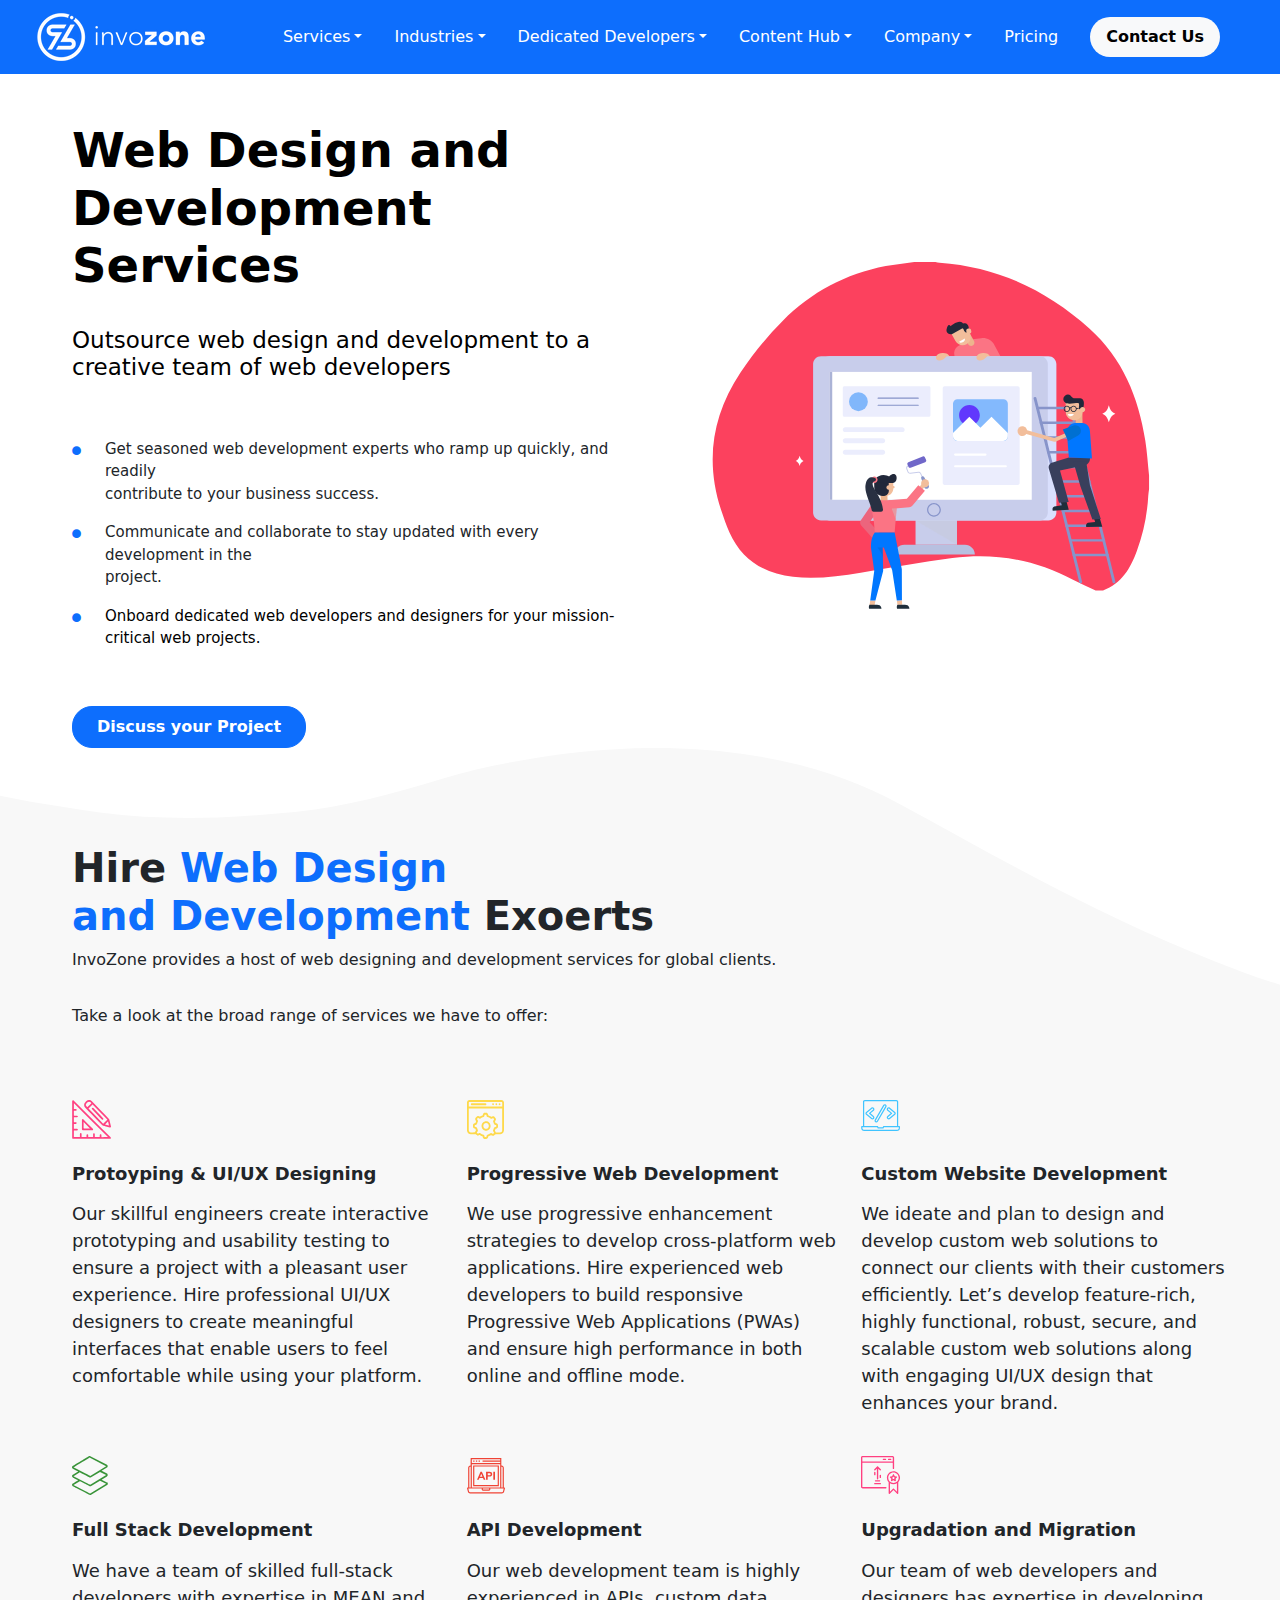
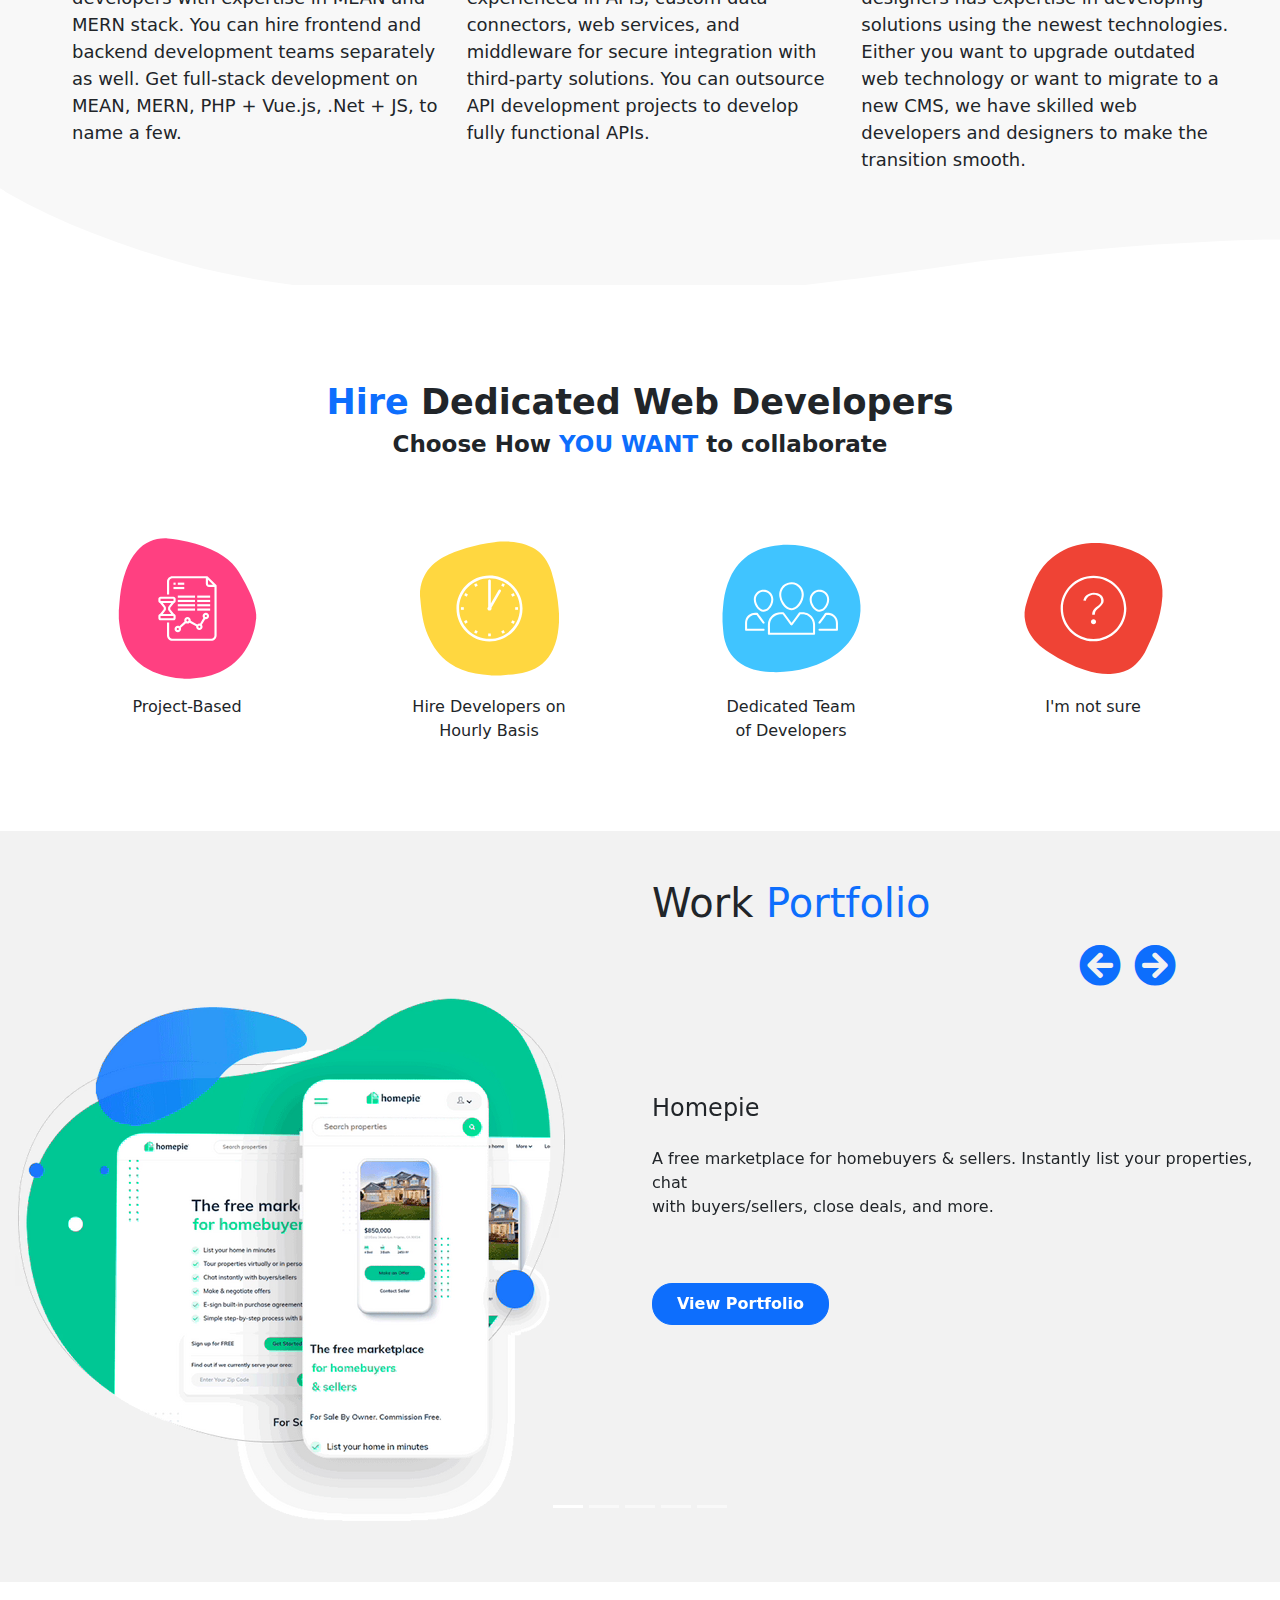
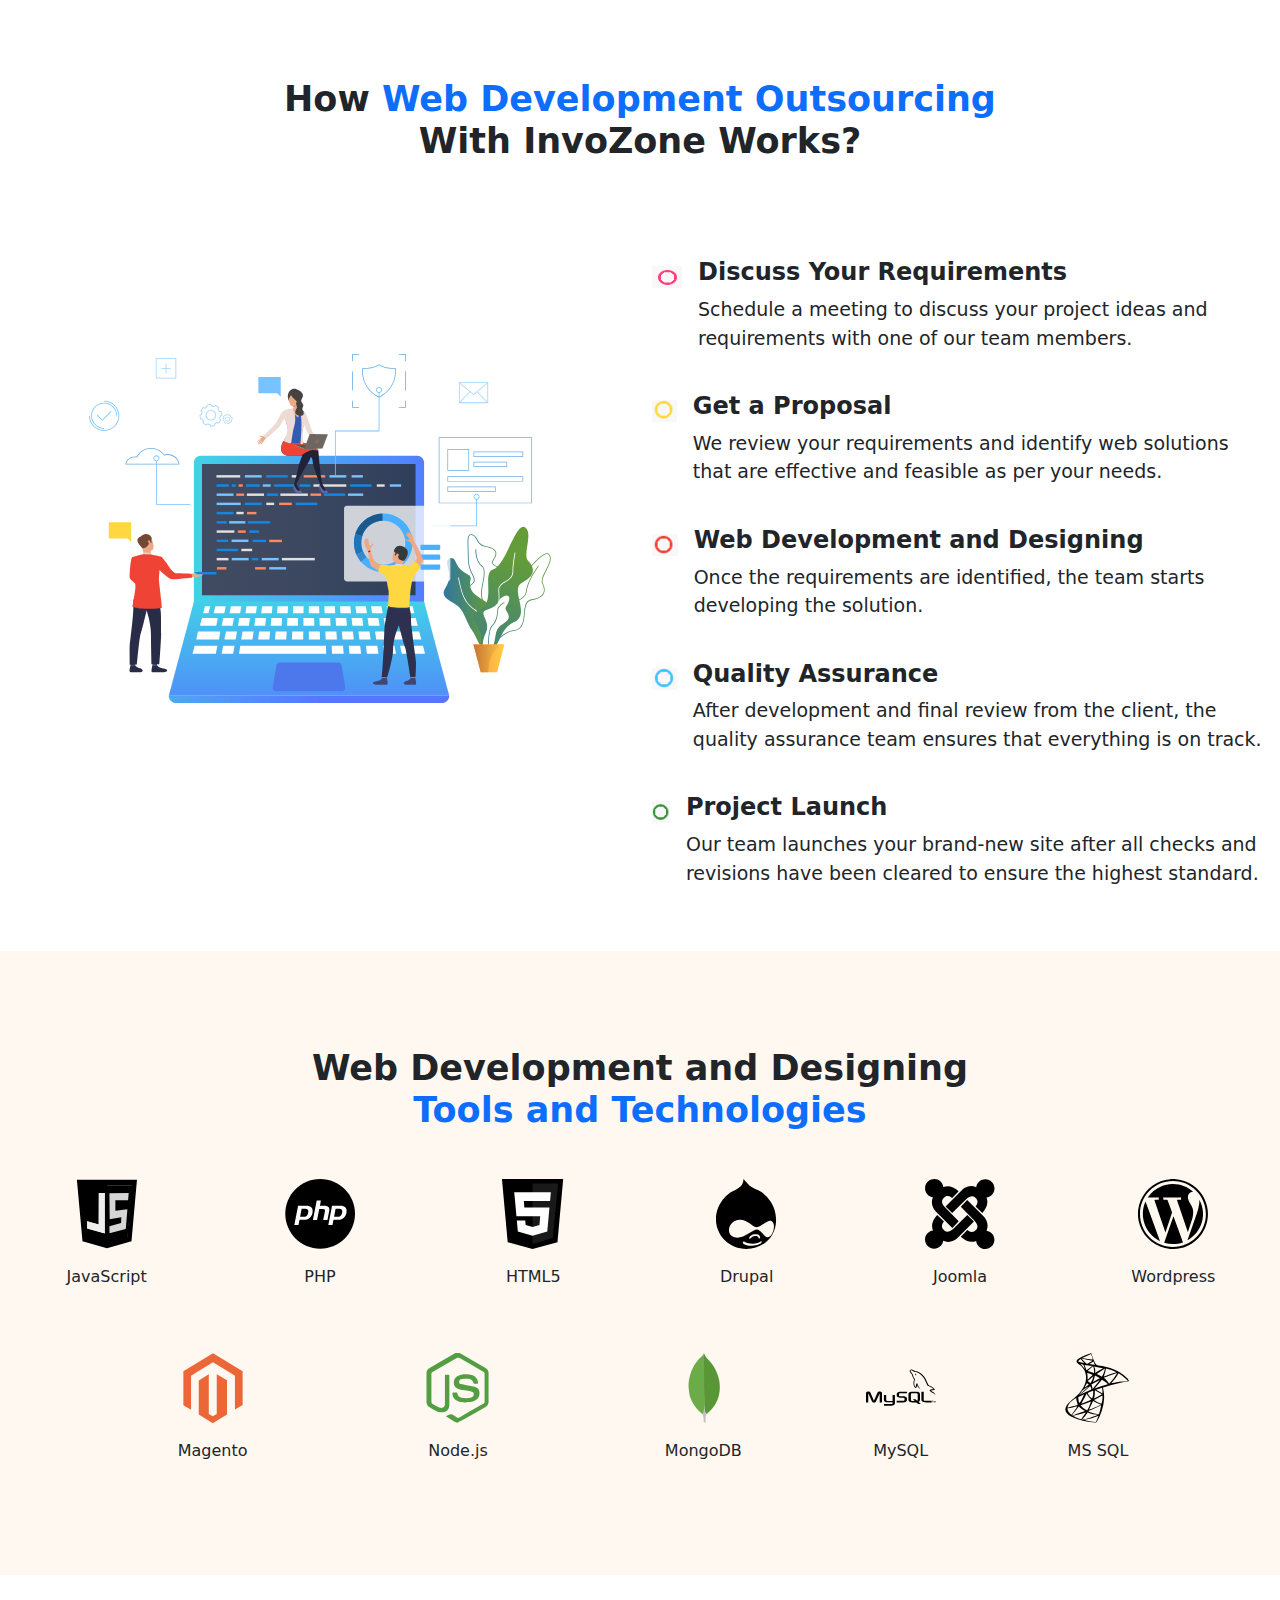
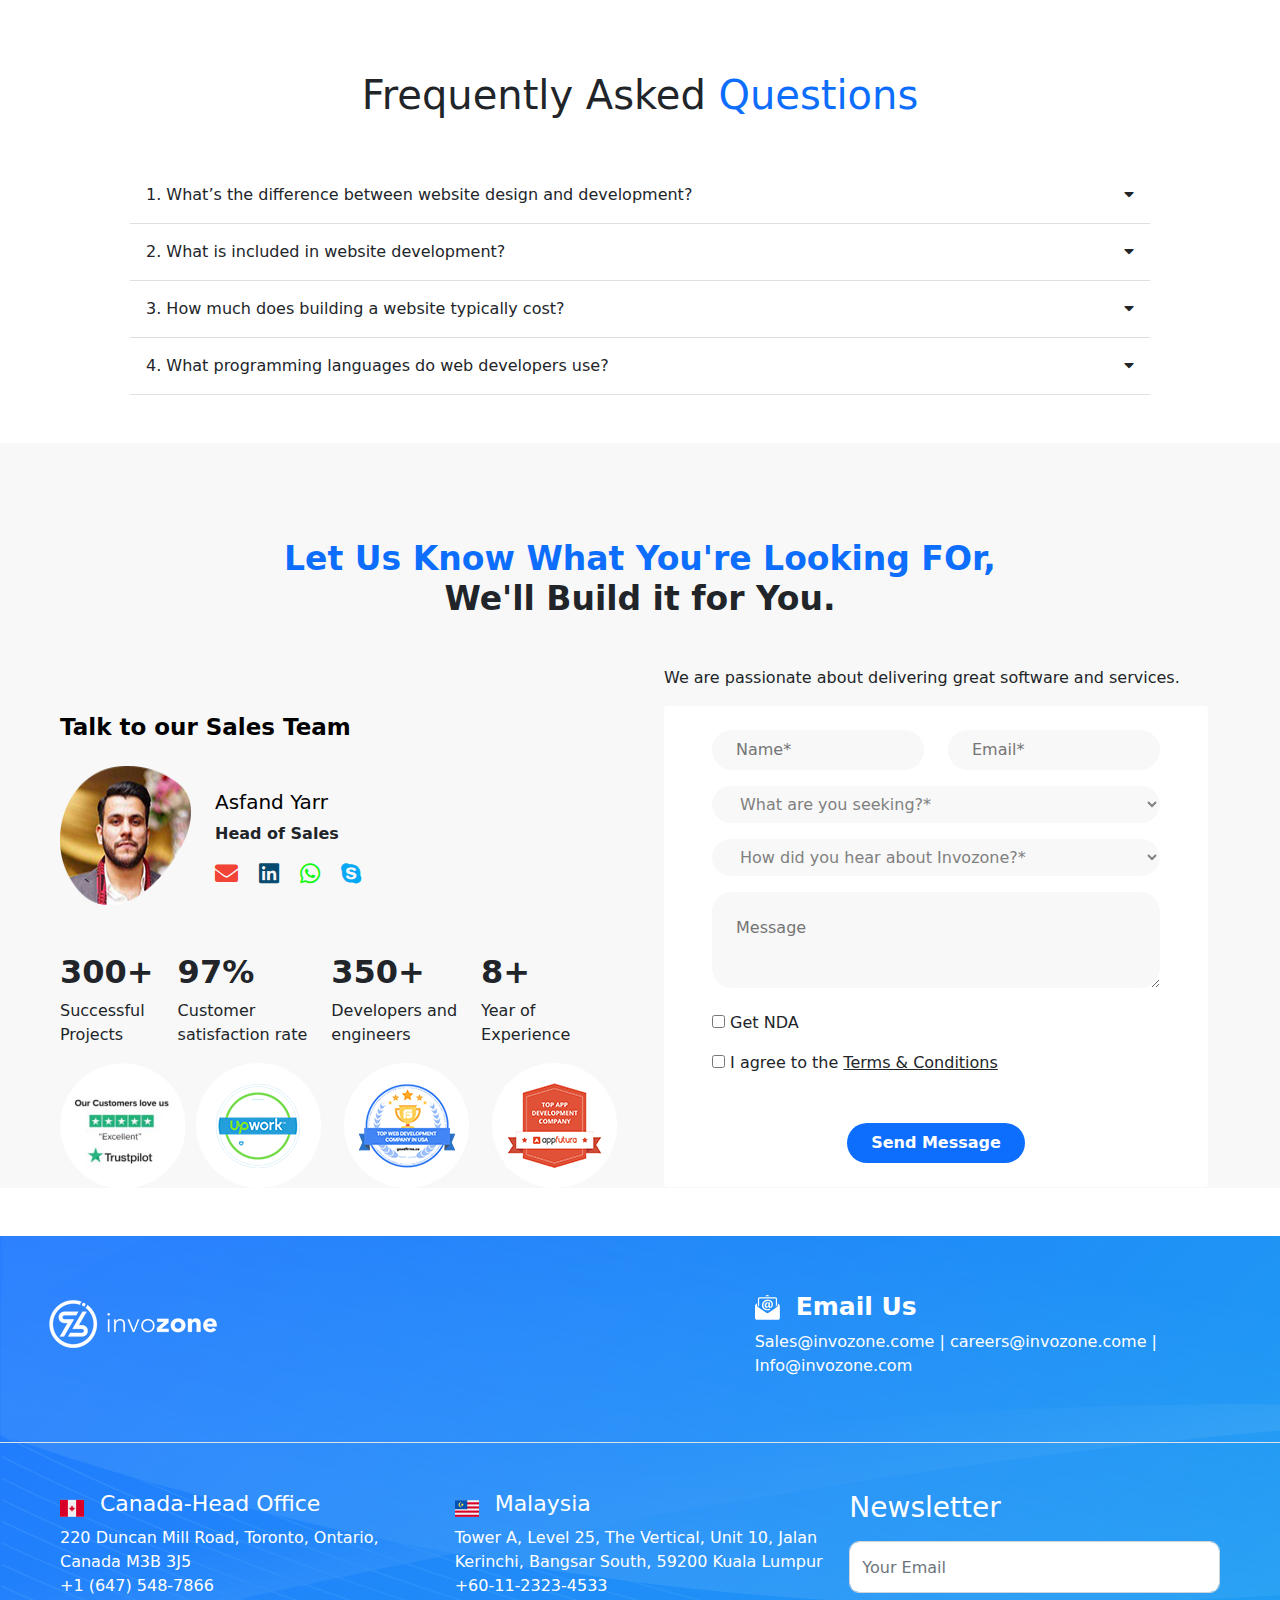
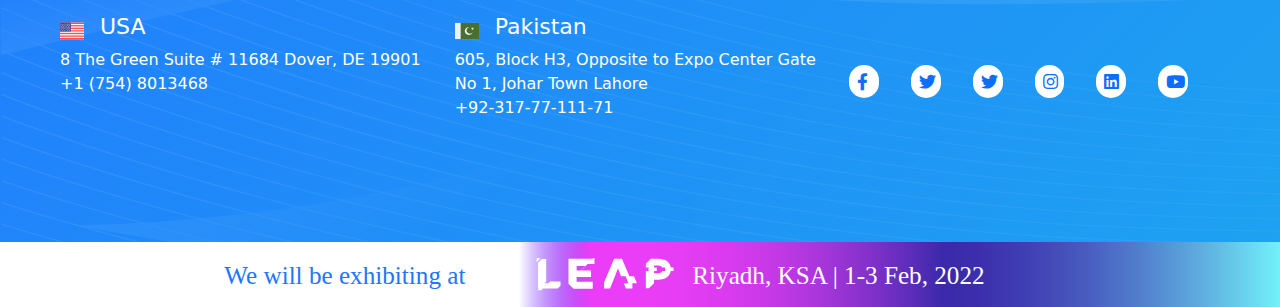
<file: Web-design-Develeopment.html>
<!DOCTYPE html>
<html>

<head>
    <title>Invozone</title>
    <meta name="viewpoint" content="width=device-width, initial-value=1.0">
    <link rel="stylesheet" type="text/css" href="assets/css/style.css">
    <link rel="stylesheet" type="text/css" href="assets/css/all.min.css">
    <link rel="stylesheet" type="text/css" href="assets/css/bootstrap.min.css">
    <link rel="shortcut-icon" width="16px" height="16px" href="assets/images/capture.png">
    <link rel="stylesheet" type="text/css" href="assets/css/owl.carousel.min.css">
</head>

<body>

    <Section>
        <nav class="navbar navbar-expand-lg navbar-dark bg-primary">
            <div class="container-fluid">
                <a class="navbar-brand" href="index.html">
                    <img src="assets/images/InvoZone_Logo.webp" class="ps-4" alt="Image not Found">
                </a>

                <button class="navbar-toggler" data-bs-toggle="collapse" data-bs-target="#navbarSupportedContent"
                    aria-controls="navbarSupportedContent" aria-expanded="false" aria-label="Navigation_button">
                    <span class="navbar-toggler-icon"></span>
                </button>

                <div class="collapse navbar-collapse" id="navbarSupportedContent">
                    <ul class="navbar-nav ms-auto">
                        <li class="nav-item dropdown">
                            <a class="nav-link dropdown-toggle text-white me-3" data-bs-toggle="dropdown"
                                id="services_Dropdown" href="#">Services</a>
                            <div class="dropdown-menu" aria-labelledby="services_Dropdown">
                                <section class="d-flex ps-5 pt-4 pe-4 pb-3">
                                    <div>
                                        <div class="d-flex dropdown-item border-bottom pb-2 services_menu">
                                            <img src="assets/images/Web-Design-Development-Services.svg" class="me-3"
                                                width="40px" alt="Image not found">
                                            <div class="pt-2">
                                                <a class="servcies_a text-dark" href="#">Web Design and Development</a>
                                            </div>
                                        </div>

                                        <div class="d-flex dropdown-item border-bottom pb-2 services_menu">
                                            <img src="assets/images/Mobile-app-Development-Services.svg" class="me-3"
                                                width="40px" alt="Image not found">
                                            <div class="pt-2">
                                                <a class="servcies_a text-dark" href="#">Mobile App Development
                                                    Services</a>
                                            </div>
                                        </div>

                                        <div class="d-flex dropdown-item border-bottom pb-4 services_menu">
                                            <img src="assets/images/Enterprise-App-Development-Services.svg"
                                                class="me-3" width="40px" alt="Image not found">
                                            <div class="pt-2">
                                                <a class="servcies_a text-dark" href="#">Enterprise App Development</a>
                                            </div>
                                        </div>

                                        <div class="d-flex dropdown-item border-bottom pb-2 services_menu">
                                            <img src="assets/images/Software-Quality-Assurance-Services.svg"
                                                class="me-3" width="40px" alt="Image not found">
                                            <div class="pt-2">
                                                <a class="servcies_a text-dark" href="#">Software Quality Assurance</a>
                                            </div>
                                        </div>

                                    </div>

                                    <!-- Second column start from here -->
                                    <div class="ms-4">
                                        <div class="d-flex dropdown-item border-bottom pb-2 services_menu">
                                            <img src="assets/images/DevOps-Services.svg" class="me-3" width="40px"
                                                alt="Image not found">
                                            <div class="pt-2">
                                                <a class="servcies_a text-dark" href="#">Dev Ops</a>
                                            </div>
                                        </div>

                                        <div class="d-flex dropdown-item border-bottom pb-2 services_menu">
                                            <img src="assets/images/Data-Scraping-Services.svg" class="me-3"
                                                width="40px" alt="Image not found">
                                            <div class="pt-2">
                                                <a class="servcies_a text-dark" href="#">Data Scraping</a>
                                            </div>
                                        </div>

                                        <div class="d-flex dropdown-item border-bottom pb-4 services_menu">
                                            <img src="assets/images/Big-Data-Services.svg" class="me-3" width="40px"
                                                alt="Image not found">
                                            <div class="pt-2">
                                                <a class="servcies_a text-dark" href="#">Big Data</a>
                                            </div>
                                        </div>

                                        <div class="d-flex dropdown-item border-bottom pb-2 services_menu">
                                            <img src="assets/images/IoT-Development-Services.svg" class="me-3"
                                                width="40px" alt="Image not found">
                                            <div class="pt-2">
                                                <a class="servcies_a text-dark" href="#">loT Development</a>
                                            </div>
                                        </div>

                                    </div>

                                    <div class="ms-4">
                                        <div class="d-flex dropdown-item border-bottom pb-2 services_menu">
                                            <img src="assets/images/Software-Project-managment-Services.svg"
                                                class="me-3" width="40px" alt="Image not found">
                                            <div class="pt-2">
                                                <a class="servcies_a text-dark" href="#">Software Project Management</a>
                                            </div>
                                        </div>

                                        <div class="d-flex dropdown-item border-bottom pb-2 services_menu">
                                            <img src="assets/images/Technical-Support-Services.svg" class="me-3"
                                                width="40px" alt="Image not found">
                                            <div class="pt-2">
                                                <a class="servcies_a text-dark" href="#">Technical Support Services</a>
                                            </div>
                                        </div>

                                        <div class="d-flex dropdown-item border-bottom pb-4 services_menu">
                                            <img src="assets/images/UX-Branding-Services.svg" class="me-3" width="40px"
                                                alt="Image not found">
                                            <div class="pt-2">
                                                <a class="servcies_a text-dark" href="#">UI/UX Design</a>
                                            </div>
                                        </div>

                                        <div class="align-right mt-5">
                                            <a class="servcies_a text-dark" href="#">
                                                <!-- <button class="btn btn-primary me-2  btn_viewAll px-4 py-2">View All</button> -->
                                                <button class="btn btn-primary btn_viewAll px-4 py-2">View_All</button>
                                            </a>
                                        </div>

                                    </div>
                                </section>
                            </div>
                        </li>

                        <li class="nav-item dropdown">
                            <a class="nav-link text-white me-3 dropdown-toggle" data-bs-toggle="dropdown"
                                id="industries_dropdown" href="#">Industries</a>
                            <div class="dropdown-menu" aria-labelledby="industries_dropdown">
                                <section class="d-flex ps-5 pt-4 pe-4 pb-3">
                                    <div>
                                        <div class="d-flex dropdown-item border-bottom pb-2 services_menu">
                                            <img src="assets/images/Ecommerce-Industry-1.svg" class="me-3" width="40px"
                                                alt="Image not found">
                                            <div class="pt-2">
                                                <a class="servcies_a text-dark" href="#">E-Commerce</a>
                                            </div>
                                        </div>

                                        <div class="d-flex dropdown-item border-bottom pb-2 services_menu">
                                            <img src="assets/images/Inline-Retail-Industry.svg" class="me-3"
                                                width="40px" alt="Image not found">
                                            <div class="pt-2">
                                                <a class="servcies_a text-dark" href="#">Food & Grocery</a>
                                            </div>
                                        </div>

                                        <div class="d-flex dropdown-item border-bottom pb-2 services_menu">
                                            <img src="assets/images/Education-Industry-1.svg" class="me-3" width="40px"
                                                alt="Image not found">
                                            <div class="pt-2">
                                                <a class="servcies_a text-dark" href="#">Education</a>
                                            </div>
                                        </div>
                                    </div>
                                    <!-- Second column  -->
                                    <div class="ms-4">
                                        <div class="d-flex dropdown-item border-bottom pb-2 services_menu">
                                            <img src="assets/images/On-Demand-Services-Industry-1.svg" class="me-3"
                                                width="40px" alt="Image not found">
                                            <div class="pt-2">
                                                <a class="servcies_a text-dark" href="#">On Demand Services</a>
                                            </div>
                                        </div>

                                        <div class="d-flex dropdown-item border-bottom pb-2 services_menu">
                                            <img src="assets/images/Health-Care-Industry-1.svg" class="me-3"
                                                width="40px" alt="Image not found">
                                            <div class="pt-2">
                                                <a class="servcies_a text-dark" href="#">Healthcare</a>
                                            </div>
                                        </div>

                                    </div>
                                    <!-- third column -->
                                    <div class="ms-3">
                                        <div class="d-flex dropdown-item border-bottom pb-2 services_menu">
                                            <img src="assets/images/Fintech-Industry-1.svg" class="me-3" width="40px"
                                                alt="Image not found">
                                            <div class="pt-2">
                                                <a class="servcies_a text-dark" href="#">Fintech</a>
                                            </div>
                                        </div>

                                        <div class="d-flex dropdown-item border-bottom pb-2 services_menu">
                                            <img src="assets/images/Travel-Tourism-Industry.svg" class="me-3"
                                                width="40px" alt="Image not found">
                                            <div class="pt-2">
                                                <a class="servcies_a text-dark" href="#">Travel & Tourism</a>
                                            </div>
                                        </div>

                                        <div class="align-right mt-5">
                                            <a class="servcies_a text-dark" href="#">
                                                <!-- <button class="btn btn-primary me-2  btn_viewAll px-4 py-2">View All</button> -->
                                                <button class="btn btn-primary btn_viewAll px-4 py-2">View_All</button>
                                            </a>
                                        </div>
                                    </div>


                                </section>
                            </div>

                        </li>


                        <li class="nav-item dropdown">
                            <a class="nav-link text-white me-3 dropdown-toggle" data-bs-toggle="dropdown"
                                id="developers_dropdown" href="#">Dedicated Developers</a>
                            <div class="dropdown-menu" aria-labelledby="developers_dropdown">
                                <section class="d-flex ps-5 pt-4 pe-4 pb-3">
                                    <div>
                                        <div class="d-flex dropdown-item border-bottom pb-2 services_menu">
                                            <img src="assets/images/Hire-a-elixir-developer.svg" class="me-3"
                                                width="40px" alt="Image not found">
                                            <div class="pt-2">
                                                <a class="servcies_a text-dark" href="#">Elixir Developers</a>
                                            </div>
                                        </div>
                                    </div>
                                    <div>
                                        <div class="align-right mt-5">
                                            <a class="servcies_a text-dark" href="#">
                                                <!-- <button class="btn btn-primary me-2  btn_viewAll px-4 py-2">View All</button> -->
                                                <button class="btn btn-primary btn_viewAll px-4 py-2">View_All</button>
                                            </a>
                                        </div>
                                    </div>

                                </section>
                            </div>
                        </li>

                        <li class="nav-item dropdown">
                            <a class="nav-link text-white me-3 dropdown-toggle" data-bs-toggle="dropdown"
                                id="content_dropdown" href="#">Content Hub</a>
                            <div class="dropdown-menu" aria-labelledby="content_dropdown">
                                <section class="ps-4 pt-3 pe-4 pb-4">
                                    <div class="d-flex dropdown-item border-bottom pb-2 services_menu">
                                        <img src="assets/images/Blog-Content-Hub-1.svg" class="me-3" width="40px"
                                            alt="Image not found">
                                        <div class="pt-2">
                                            <a class="servcies_a text-dark" href="#">Blog</a>
                                        </div>
                                    </div>

                                    <div class="d-flex dropdown-item border-bottom pb-2 services_menu">
                                        <img src="assets/images/Tech-News-Content-Hub-1.svg" class="me-3" width="40px"
                                            alt="Image not found">
                                        <div class="pt-2">
                                            <a class="servcies_a text-dark" href="#">Tech News</a>
                                        </div>
                                    </div>

                                    <div class="d-flex dropdown-item border-bottom pb-2 services_menu">
                                        <img src="assets/images/ebook-1.svg" class="me-3" width="40px"
                                            alt="Image not found">
                                        <div class="pt-2">
                                            <a class="servcies_a text-dark" href="#">E-books</a>
                                        </div>
                                    </div>
                                </section>
                            </div>
                        </li>

                        <li class="nav-item dropdown">
                            <a class="nav-link text-white me-3 dropdown-toggle" data-bs-toggle="dropdown"
                                id="company_dropdown" href="#">Company</a>
                            <div class="dropdown-menu" aria-labelledby="company_dropdown">
                                <section class="ps-4 pt-2 pe-4 pb-4">
                                    <div class="d-flex dropdown-item border-bottom pb-2 services_menu">
                                        <img src="assets/images/About-Us-Company-1.svg" class="me-3" width="40px"
                                            alt="Image not found">
                                        <div class="pt-2">
                                            <a class="servcies_a text-dark" href="#">About Us</a>
                                        </div>
                                    </div>

                                    <div class="d-flex dropdown-item border-bottom pb-2 services_menu">
                                        <img src="assets/images/Careers-Company-1.svg" class="me-3" width="40px"
                                            alt="Image not found">
                                        <div class="pt-2">
                                            <a class="servcies_a text-dark" href="#">Careers</a>
                                        </div>
                                    </div>

                                    <div class="d-flex dropdown-item border-bottom pb-2 services_menu">
                                        <img src="assets/images/Portfolio-icon.svg" class="me-3" width="40px"
                                            alt="Image not found">
                                        <div class="pt-2">
                                            <a class="servcies_a text-dark" href="#">Portfolio</a>
                                        </div>
                                    </div>
                                </section>

                            </div>
                        </li>

                        <li class="nav-item">
                            <a class="nav-link text-white me-4" href="#">Pricing</a>
                        </li>

                        <li class="nav-item">
                            <button class="me-5 nav_contact px-3 py-2"><b>Contact Us</b></button>
                        </li>
                    </ul>
                </div>
            </div>
        </nav>
    </Section>



    <section class="header_part">
        <div class="container-fluid">
            <div class="row mx-5">
                <div class="col-12 col-sm-12 col-md-6 col-lg-6 col-xl-6">
                    <h1 class="pt-5"><b>Web Design and<br>Development Services</b></h1>
                    <h5 class="pt-4">Outsource web design and development to a creative team of web developers</h5>
                    <ul class="pt-5 text-primary list-unstyled">
                        <li class="d-flex"><i class="fas fa-circle text-primary me-4 pt-2"></i>
                            <p class="text-dark">Get seasoned web development experts who ramp up quickly, and
                                readily<br>contribute to your
                                business success.</p>
                        </li>

                        <li class="d-flex"><i class="fas fa-circle text-primary me-4 pt-2"></i>
                            <p class="text-dark">Communicate and collaborate to stay updated with every development in
                                the<br>project.</p>
                        </li>

                        <li class="d-flex"><i class="fas fa-circle text-primary me-4 pt-2"></i>
                            <p>Onboard dedicated web developers and designers for your mission-critical web projects.
                            </p>
                        </li>
                    </ul>

                    <button class="btn btn-primary mt-4 px-4 py-2"><b>Discuss your Project</b></button>
                </div class="col-12 col-sm-12 col-md-6 col-lg-6 col-xl-6">
                <img src="assets/images/1-3.svg" class="mx-auto pt-5" alt="image not found">
                <div>

                </div>
            </div>
        </div>
    </section>

    <section class="HireWebPart">
        <div class="container-fluid px-5 pb-5">
            <div class="header_part pt-5 ps-4">
                <h1 class="text-dark pt-5"><b>Hire <span class="text-primary">Web Design <br>and Development
                        </span>Exoerts</b></h1>
                <p class="text-dark">InvoZone provides a host of web designing and development services for global
                    clients.</p>
                <p class="text-dark pt-3">Take a look at the broad range of services we have to offer:</p>
            </div>


            <div class=" row ps-4 mt-5 pb-5">
                <div class="col-12 col-sm-12 col-md-4 col-lg-4 col-xl-4">
                    <img src="assets/images/icon-1.svg" class="mt-4" alt="Image not found">
                    <h5 class="text-dark pt-4"><b>Protoyping & UI/UX Designing</b></h5>
                    <p class="justify-content-center pt-2">Our skillful engineers create interactive prototyping and
                        usability testing to ensure a project with
                        a pleasant user experience. Hire professional UI/UX designers to create meaningful interfaces
                        that
                        enable users to feel comfortable while using your platform.</p>
                </div>

                <div class="col-12 col-sm-12 col-md-4 col-lg-4 col-xl-4">
                    <img src="assets/images/icon-2.svg" class="mt-4" alt="Image not found">
                    <h5 class="text-dark pt-4"><b>Progressive Web Development</b></h5>
                    <p class="justify-content-center pt-2">We use progressive enhancement strategies to develop
                        cross-platform web applications. Hire experienced web developers to build responsive Progressive
                        Web
                        Applications (PWAs) and ensure high performance in both online and offline mode.</p>
                </div>

                <div class="col-12 col-sm-12 col-md-4 col-lg-4 col-xl-4">
                    <img src="assets/images/icon-3.svg" class="mt-4" alt="Image not found">
                    <h5 class="text-dark pt-4"><b>Custom Website Development</b></h5>
                    <p class="justify-content-center pt-2">We ideate and plan to design and develop custom web solutions
                        to
                        connect our clients with their customers efficiently. Let’s develop feature-rich, highly
                        functional,
                        robust, secure, and scalable custom web solutions along with engaging UI/UX design that enhances
                        your brand.</p>
                </div>

                <div class="col-12 col-sm-12 col-md-4 col-lg-4 col-xl-4">
                    <img src="assets/images/icon-4.svg" class="mt-4" alt="Image not found">
                    <h5 class="text-dark pt-4"><b>Full Stack Development</b></h5>
                    <p class="justify-content-center pt-2">We have a team of skilled full-stack developers with
                        expertise in
                        MEAN and MERN stack. You can hire frontend and backend development teams separately as well. Get
                        full-stack development on MEAN, MERN, PHP + Vue.js, .Net + JS, to name a few.</p>
                </div>

                <div class="col-12 col-sm-12 col-md-4 col-lg-4 col-xl-4">
                    <img src="assets/images/icon-5.svg" class="mt-4" alt="Image not found">
                    <h5 class="text-dark pt-4"><b>API Development</b></h5>
                    <p class="justify-content-center pt-2">Our web development team is highly experienced in APIs,
                        custom
                        data connectors, web services, and middleware for secure integration with third-party solutions.
                        You
                        can outsource API development projects to develop fully functional APIs.</p>
                </div>

                <div class="col-12 col-sm-12 col-md-4 col-lg-4 col-xl-4">
                    <img src="assets/images/icon-6.svg" class="mt-4" alt="Image not found">
                    <h5 class="text-dark pt-4"><b>Upgradation and Migration</b></h5>
                    <p class="justify-content-center pt-2">Our team of web developers and designers has expertise in
                        developing solutions using the newest technologies. Either you want to upgrade outdated web
                        technology or want to migrate to a new CMS, we have skilled web developers and designers to make
                        the
                        transition smooth.</p>
                </div>


            </div>
        </div>

    </section>

    <section class="HireDedicated_Part mt-5">
        <div class="container-fluid px-5 pt-5">
            <div class="header_part text-center">
                <h1 class="text-primary"><b>Hire <span class="text-dark">Dedicated Web Developers</span></b></h1>
                <h4 class="text-dark"><b>Choose How <span class="text-primary">YOU WANT</span> to collaborate</b></h4>
            </div>

            <div class="body_part pt-5">
                <div class="row">
                    <div class="col-12 col-sm-12 col-md-3 col-lg-3 col-xl-3 background_shadow">
                        <div class="bg-white text-center py-4">
                            <img src="assets/images/collaboration-project-based-3685b138a850f13df14803918ace6919.svg"
                                class="w-50" alt="image not found">
                            <p class="pt-3">Project-Based</p>
                        </div>
                    </div>

                    <div class="col-12 col-sm-12 col-md-3 col-lg-3 col-xl-3 background_shadow">
                        <div class="bg-white text-center py-4">
                            <img src="assets/images/collaboration2.svg" class="w-50" alt="image not found">
                            <p class="pt-3">Hire Developers on<br> Hourly Basis</p>
                        </div>
                    </div>

                    <div class="col-12 col-sm-12 col-md-3 col-lg-3 col-xl-3 background_shadow">
                        <div class="bg-white text-center py-4">
                            <img src="assets/images/collaboration3.svg" class="w-50" alt="image not found">
                            <p class="pt-3">Dedicated Team<br> of Developers</p>
                        </div>
                    </div>

                    <div class="col-12 col-sm-12 col-md-3 col-lg-3 col-xl-3 background_shadow">
                        <div class="bg-white text-center py-4">
                            <img src="assets/images/collaboration4.svg" class="w-50" alt="image not found">
                            <p class="pt-3">I'm not sure</p>
                        </div>
                    </div>
                </div>
            </div>
        </div>
    </section>


    <section class="portfolio_part mt-5">
        <div class="container-fluid pt-5 pb-5">
            <div class="row">
                <div class="col-6">

                </div>
                <div class="col-6">
                    <h1 class="portfilio_heading">
                        Work <span class="text-primary">Portfolio</span>
                    </h1>
                </div>
            </div>

            <div class="carousel_part">
                <div id="main_carousel" class="carousel slide" data-ride="carousel">
                    <div class="row">
                        <div class="col-12 col-sm-12 col-md-6 col-lg-6 col-xl-6">

                        </div>

                        <div class="col-12 col-sm-12 col-md-6 col-lg-6 col-xl-6">
                            <div class="row px-0">
                                <div class="col-12 col-sm-12 col-md-8 col-lg-8 col-xl-8">
                                    <ol class="carousel-indicators">
                                        <li data-bs-target="#main_carousel" data-bs-slide="0"
                                            class="active text-primary"></li>
                                        <li data-bs-target="#main_carousel" data-bs-slide="1"></li>
                                        <li data-bs-target="#main_carousel" data-bs-slide="2"></li>
                                        <li data-bs-target="#main_carousel" data-bs-slide="3"></li>
                                        <li data-bs-target="#main_carousel" data-bs-slide="4"></li>

                                    </ol>
                                </div>

                                <div class="col-12 col-sm-12 col-md-4 col-lg-4 col-xl-4">
                                    <a class="carousel-control-prev" href="#main_carousel" data-bs-slide="prev"
                                        role="button"></a>
                                    <span class="carousel_Arrow me-2"><i
                                            class="fas fa-arrow-circle-left text-primary "></i></span>

                                    <a class="carousel-control-next" href="#main_carousel" data-bs-slide="next"
                                        role="button"></a>
                                    <span class="carousel_Arrow"><i
                                            class="fas fa-arrow-circle-right text-primary"></i></span>
                                </div>
                            </div>
                        </div>
                    </div>
                    <div class="carousel-inner">
                        <div class="carousel-item active">
                            <div class="row">

                                <div class="col-12 col-sm-12 col-md-6 col-lg-6 col-xl-6 text-center">
                                    <img src="assets/images/Homepie (1).png" class="img-fluid" alt="Image not found">
                                </div>

                                <div class="col-12 col-sm-12 col-md-6 col-lg-6 col-xl-6 mt-5">
                                    <h4 class="pt-5">Homepie</h4>
                                    <p class="mt-4">A free marketplace for homebuyers & sellers. Instantly list your
                                        properties, chat<br>
                                        with buyers/sellers, close deals, and more.</p>

                                    <button class="btn btn-primary mt-5 py-2 px-4 "><b>View Portfolio</b></button>
                                </div>
                            </div>
                        </div>

                        <div class="carousel-item">
                            <div class="row">
                                <div class="col-12 col-sm-12 col-md-6 col-lg-6 col-xl-6 text-center">
                                    <img src="assets/images/Anakeed-Mart.png" class="img-fluid" alt="Image not found">
                                </div>

                                <div class="col-12 col-sm-12 col-md-6 col-lg-6 col-xl-6 mt-5">
                                    <h4 class="pt-5">Anakeed Mart</h4>
                                    <p class="mt-4">An online grocery shopping platform based in Saudi Arabia for
                                        providing high<br>quality, organic products such as fruits and vegetables
                                        straight
                                        to your doorstep.</p>

                                    <button class="btn btn-primary mt-5 py-2 px-4 "><b>View Portfolio</b></button>
                                </div>
                            </div>
                        </div>

                        <div class="carousel-item">
                            <div class="row">
                                <div class="col-12 col-sm-12 col-md-6 col-lg-6 col-xl-6 text-center">
                                    <img src="assets/images/Column.png" class="img-fluid" alt="Image not found">
                                </div>

                                <div class="col-12 col-sm-12 col-md-6 col-lg-6 col-xl-6 mt-5">
                                    <h4 class="pt-5">Column</h4>
                                    <p class="mt-4">A collaborative public notice platform helping journalists,
                                        governments, and legal<br>entities to distribute public interest information.
                                    </p>

                                    <button class="btn btn-primary mt-5 py-2 px-4 "><b>View Portfolio</b></button>
                                </div>
                            </div>
                        </div>


                        <div class="carousel-item">
                            <div class="row">
                                <div class="col-12 col-sm-12 col-md-6 col-lg-6 col-xl-6 text-center">
                                    <img src="assets/images/Tunevu-2.png" class="img-fluid" alt="Image not found">
                                </div>

                                <div class="col-12 col-sm-12 col-md-6 col-lg-6 col-xl-6 mt-5">
                                    <h4 class="pt-5">Tunevu</h4>
                                    <p class="mt-4">Tunevu is an online podcasting platform providing an engaging
                                        interactive<br> experience.</p>

                                    <button class="btn btn-primary mt-5 py-2 px-4 "><b>View Portfolio</b></button>
                                </div>
                            </div>
                        </div>
                    </div>



                </div>

            </div>
        </div>
    </section>


    <section class="Outsourcing_part mt-5">
        <div class="container-fluid mb-5">
            <div class="Outsourcing_header text-center pt-5 px-5">
                <h1 class="text-dark"><b>How <span class="text-primary">Web Development Outsourcing

                        </span><br>
                        With InvoZone Works?</b></h1>
            </div>

            <div class="Outsourcing_body mt-5">
                <div class="row pt-5">
                    <div class="col-12 col-sm-12 col-md-6 col-lg-6 col-xl-6 text-center">
                        <img src="assets/images/1-2.svg" class="w-75 mt-5 pt-5 align-center" alt="Image not found">
                    </div>

                    <div class="col-12 col-sm-12 col-md-6 col-lg-6 col-xl-6">
                        <div class="d-flex">
                            <img src="assets/images/Capture1.PNG" width="30px" height="30px" class="me-3 pt-2"
                                alt="image not found">
                            <div>
                                <h2 class="text-dark"><b>Discuss Your Requirements</b></h2>
                                <p class="text-dark">Schedule a meeting to discuss your project ideas and<br>
                                    requirements with one of our
                                    team members.</p>
                            </div>
                        </div>

                        <div class="d-flex mt-4">
                            <img src="assets/images/Capture2.PNG" width="30px" height="30px" class="me-3 pt-2"
                                alt="image not found">
                            <div>
                                <h2 class="text-dark"><b>Get a Proposal</b></h2>
                                <p class="text-dark">We review your requirements and identify web solutions that are
                                    effective and feasible as per your needs.</p>
                            </div>
                        </div>

                        <div class="d-flex mt-4">
                            <img src="assets/images/Capture3.PNG" width="30px" height="30px" class="me-3 pt-2"
                                alt="image not found">
                            <div>
                                <h2 class="text-dark"><b>Web Development and Designing</b></h2>
                                <p class="text-dark">Once the requirements are identified, the team starts developing
                                    the solution.</p>
                            </div>
                        </div>

                        <div class="d-flex mt-4">
                            <img src="assets/images/Capture4.PNG" width="30px" height="30px" class="me-3 pt-2"
                                alt="image not found">
                            <div>
                                <h2 class="text-dark"><b>Quality Assurance</b></h2>
                                <p class="text-dark">After development and final review from the client, the quality
                                    assurance team ensures that everything is on track.</p>
                            </div>
                        </div>

                        <div class="d-flex mt-4">
                            <img src="assets/images/Capture5.PNG" width="30px" height="30px" class="me-3 pt-2"
                                alt="image not found">
                            <div>
                                <h2 class="text-dark"><b>Project Launch</b></h2>
                                <p class="text-dark">Our team launches your brand-new site after all checks and
                                    revisions have been cleared to ensure the highest standard.</p>
                            </div>
                        </div>
                    </div>
                </div>
            </div>
        </div>
    </section>


    <section class="Designing_part">
        <div class="container-fluid mt-5">
            <div class="header_part pt-5 text-center">
                <h1 class="text-dark pt-5"><b>Web Development and Designing<br>
                        <span class="text-primary">Tools and Technologies</b></span></h1>
            </div>
            <div class="body_part mt-5 pb-5">
                <div class="row text-center">
                    <div class="col-12 col-sm-12 col-md-2 col-lg-2 col-xl-2 text-center">
                        <img src="assets/images/javascript-logo.svg" width="70px" alt="Image not found">
                        <p class="pt-3">JavaScript</p>
                    </div>

                    <div class="col-12 col-sm-12 col-md-2 col-lg-2 col-xl-2 text-center">
                        <img src="assets/images/PHP.svg" width="70px" alt="Image not found">
                        <p class="pt-3">PHP</p>
                    </div>

                    <div class="col-12 col-sm-12 col-md-2 col-lg-2 col-xl-2 text-center">
                        <img src="assets/images/HTML5.svg" width="70px" alt="Image not found">
                        <p class="pt-3">HTML5</p>
                    </div>

                    <div class="col-12 col-sm-12 col-md-2 col-lg-2 col-xl-2 text-center">
                        <img src="assets/images/Drupal.svg" width="70px" alt="Image not found">
                        <p class="pt-3">Drupal</p>
                    </div>

                    <div class="col-12 col-sm-12 col-md-2 col-lg-2 col-xl-2 text-center">
                        <img src="assets/images/Joomla.svg" width="70px" alt="Image not found">
                        <p class="pt-3">Joomla</p>
                    </div>

                    <div class="col-12 col-sm-12 col-md-2 col-lg-2 col-xl-2 text-center">
                        <img src="assets/images/Wordpress.svg" width="70px" alt="Image not found">
                        <p class="pt-3">Wordpress</p>
                    </div>

                </div>
                <div class="row px-lg-5 mt-5 pb-5">
                    <div class="col-12 col-sm-12 col-md-2 col-lg-2 col-xl-2 text-center ms-lg-5 ps-lg-5">
                        <img src="assets/images/Magento.svg" width="70px" alt="Image not found">
                        <p class="pt-3">Magento</p>
                    </div>

                    <div class="col-12 col-sm-12 col-md-2 col-lg-2 col-xl-2 text-center ms-lg-5 ps-lg-5">
                        <img src="assets/images/NodeJS.svg" width="70px" alt="Image not found">
                        <p class="pt-3">Node.js</p>
                    </div>

                    <div class="col-12 col-sm-12 col-md-2 col-lg-2 col-xl-2 text-center ms-lg-5 ps-lg-5">
                        <img src="assets/images/MongoDB.svg" width="70px" alt="Image not found">
                        <p class="pt-3">MongoDB</p>
                    </div>

                    <div class="col-12 col-sm-12 col-md-2 col-lg-2 col-xl-2 text-center ps-lg-5">
                        <img src="assets/images/MySQL-1.svg" width="70px" alt="Image not found">
                        <p class="pt-3">MySQL</p>
                    </div>

                    <div class="col-12 col-sm-12 col-md-2 col-lg-2 col-xl-2 text-center ps-lg-5">
                        <img src="assets/images/Microsoft-SQL-1.svg" width="70px" alt="Image not found">
                        <p class="pt-3">MS SQL</p>
                    </div>
                </div>
            </div>
        </div>
    </section>


    <section class="Question_part mt-5">
        <div class="container pt-5">
            <div class="header_part text-center">
                <h1 class="text-dark mb-5">Frequently Asked <span class="text-primary">Questions</span></h1>
            </div>
            <div class="body_part px-5">
                <ul class="list-group list-group-flush">
                    <li class="list-group-item py-3" data-bs-toggle="collapse" href="#collapseid1" role="button"
                        aria-expanded="false" aria-controls="collapseid1">1. What’s the difference between website
                        design
                        and development?
                        <span class="float-end"><i class="fas fa-caret-down"></i></span>

                        <div class="collapse pt-5" id="collapseid1">
                            <p>Website development includes building a website’s core structure using programming
                                languages, while web designing is related to the user interface and user experience
                                design. They both work side by side. Web developers use their coding skills to breathe
                                life into a web designer’s creative vision.</p>
                        </div>
                    </li>
                    <li class="list-group-item py-3" data-bs-toggle="collapse" href="#collapseid2" role="button"
                        aria-expanded="false" aria-controls="collapseid2">2. What is included in website development?
                        <span class="float-end"><i class="fas fa-caret-down"></i></span>

                        <div class="collapse pt-5" id="collapseid2">
                            <p>Website development services vary across a wide range of domains including web
                                engineering, e-commerce platform development, web design, client-side/server-side
                                scripting, web server, network security configuration to name just a few.</p>
                        </div>
                    </li>
                    <li class="list-group-item py-3" data-bs-toggle="collapse" href="#collapseid3" role="button"
                        aria-expanded="false" aria-controls="collapseid3">3. How much does building a website typically
                        cost?
                        <span class="float-end"><i class="fas fa-caret-down"></i></span>
                        <div class="collapse pt-5" id="collapseid3">
                            <p>Website development cost varies from project to project. It depends on the project
                                itself. Normally, a good website with both server-side and front-end development cost
                                ranges from $10000 to $200000+. You would need to discuss your requirements with the web
                                development team to estimate the actual cost.</p>
                        </div>
                    </li>
                    <li class="list-group-item py-3 border-bottom" data-bs-toggle="collapse" href="#collapseid4" role="button"
                        aria-expanded="false" aria-controls="collapseid4">4. What programming languages do web
                        developers use?
                        <span class="float-end"><i class="fas fa-caret-down"></i></span>

                        <div class="collapse pt-5" id="collapseid4">
                            <p>
                                Multiple programming languages can be used to develop a website. Some of the most
                                renowned languages are PHP, Python, Java, Ruby, and JavaScript frameworks (Angular JS,
                                React JS, Django).
                            </p>
                        </div>
                    </li>
                </ul>
            </div>
        </div>
    </section>


    <section class="letUsKnow_part ">
        <div class="container-fluid my-5">
            <div class="letUsKnow_header pt-5 mb-5">
                <h1 class="text-primary text-center mt-5"><b>Let Us Know What You're Looking FOr,<br><span
                            class="text-dark">We'll Build it for You.</b> </span></h1>
            </div>
        </div>
        <div class="letUsKnow_body">
            <div class="row mx-5 mb-5">
                <div class="col-12 col-sm-12 col-md-6 col-lg-6 col-xl-6">
                    <h2 class="talk mb-4 pt-5"><b>Talk to our Sales Team</b></h2>
                    <div class="d-flex">
                        <img src="assets/images/asfand_yarr-c004d3ceb87c3388672b9b74fe7d002f.png" class="img-fluid"
                            alt="Image not found">
                        <div class="mt-4 ms-4">
                            <h5 class="salr_name">Asfand Yarr</h5>
                            <p><b>Head of Sales</b></p>
                            <p><span class="me-3"><i class="fas fa-envelope envelope"></i></span>
                                <span class="me-3"><i class="fab fa-linkedin linkedin"></i></span>
                                <span class="me-3"><i class="fab fa-whatsapp whatsapp"></i></span>
                                <span><i class="fab fa-skype skype"></i></span>
                            </p>
                        </div>
                    </div>
                    <div class="d-flex mt-5">

                        <div class="me-4">
                            <h2 class="text-dark"><b>300+</b></h2>
                            <p>Successful<br>Projects</p>
                        </div>

                        <div class="me-4">
                            <h2 class="text-dark"><b>97%</b></h2>
                            <p>Customer<br>satisfaction rate</p>
                        </div>

                        <div class="me-4">
                            <h2 class="text-dark"><b>350+</b></h2>
                            <p>Developers and<br>engineers</p>
                        </div>

                        <div>
                            <h2 class="text-dark"><b>8+</b></h2>
                            <p>Year of<br>Experience</p>
                        </div>
                    </div>



                    <div id="carouselExampleSlidesOnly" class="carousel slide" data-bs-ride="carousel">
                        <div class="carousel-inner">
                            <div class="row">
                                <div class="col-4 col-sm-4 col-md-3 col-lg-3 col-xl-3 me-0 pe-0">
                                    <div class="carousel-item active">
                                        <img class="d-block" src="assets/images/Customer.png" alt="First slide">
                                    </div>
                                </div>

                                <div class="col-4 col-sm-4 col-md-3 col-lg-3 col-xl-3 ms-0 ps-0">
                                    <div class="carousel-item active">
                                        <img class="d-block" src="assets/images/upwork.png" alt="Second slide">
                                    </div>
                                </div>

                                <div class="col-4 col-sm-4 col-md-3 col-lg-3 col-xl-3 ms-0 ps-0">
                                    <div class="carousel-item active">
                                        <img class="d-block" src="assets/images/topCup.png" alt="Third slide">
                                    </div>
                                </div>

                                <div class="col-4 col-sm-4 col-md-3 col-lg-3 col-xl-3 ms-0 ps-0">
                                    <div class="carousel-item active">
                                        <img class="d-block" src="assets/images/topApp.png" alt="Third slide">
                                    </div>
                                </div>

                                <div class="col-4 col-sm-4 col-md-3 col-lg-3 col-xl-3 ms-0 ps-0">
                                    <div class="carousel-item">
                                        <img class="d-block" src="assets/images/D.png" alt="Third slide">
                                    </div>
                                </div>

                                <div class="col-4 col-sm-4 col-md-3 col-lg-3 col-xl-3 ms-0 ps-0">
                                    <div class="carousel-item">
                                        <img class="d-block" src="assets/images/featured.png" alt="Third slide">
                                    </div>
                                </div>
                            </div>
                        </div>
                    </div>
                </div>

                <div class="col-12 col-sm-12 col-md-6 col-lg-6 col-xl-6 px-4">
                    <p>We are passionate about delivering great software and services.</p>
                    <div class="bg-white rounded">
                        <form class="py-4 px-5">
                            <div class="d-flex">
                                <input type="text" class="form-contorl form py-2 ps-4 me-4" placeholder="Name*">
                                <input type="text" class="form-contorl form py-2 ps-4" placeholder="Email*">
                            </div>
                            <div class="mt-3">
                                <select class="w-100 py-2 ps-4 form" value="What are you seeking?*">
                                    <option class="text-muted active">What are you seeking?*</option>
                                    <option>Staff Augmentation </option>
                                    <option>Dedicated Team</option>
                                    <option>Fixed Gigs</option>
                                    <option>Career Opportunities</option>
                                    <option>General Inquiry</option>
                                </select>
                            </div>



                            <div class="mt-3">
                                <select class="w-100 py-2 ps-4 form">
                                    <option class="text-muted active">How did you hear about Invozone?*</option>
                                    <option>Social Media </option>
                                    <option>Clutch.co/Good Firms or other listings</option>
                                    <option>Google Search</option>
                                    <option>Email from Invozone</option>
                                    <option>Recommendation form InvoZone client</option>
                                    <option>Data Scraping</option>
                                    <option>Other</option>
                                </select>
                            </div>

                            <div class="mt-3">
                                <textarea class="w-100 py-4 ps-4 form" placeholder="Message"></textarea>
                            </div>

                            <div class="mt-3">
                                <input type="checkbox" id="checkbox" value="flase">
                                <label for="checkbox">Get NDA</label>

                            </div>

                            <div class="mt-3">
                                <input type="checkbox" id="term" value="flase">
                                <label for="term">I agree to the <u>Terms & Conditions</u></label>
                            </div>

                            <div class="mt-5 text-center">
                                <button class="btn btn-primary px-4 py-2"><b>Send Message</b></button>
                            </div>
                        </form>
                    </div>
                </div>
            </div>
        </div>
    </section>


    <section class="footer_part footer_background">
        <div class="footer_header container-fluid  my-5">
            <div class="row py-5 border-bottom">
                <div class="col-12 col-sm-12 col-md-7 col-lg-7 col-xl-7 ps-5">
                    <div>
                        <img src="assets/images/InvoZone_Logo.webp" class="image-fluid pt-3" alt="image not found">
                    </div>
                </div>

                <div class="col-12 col-sm-12 col-md-5 col-lg-5 col-xl-5 ps-2">
                    <div class="d-flex">
                        <img src="assets/images/download (4).svg" width="25px" alt="Image not found">
                        <h2 class="text-white pt-2 ps-3 email"><b>Email Us</b></h2>
                    </div>
                    <p class="text-white">Sales@invozone.come |<span> careers@invozone.come |</span> <span>
                            Info@invozone.com
                        </span></p>
                </div>
            </div>

            <div class="row px-5  py-5">
                <div class="col-12 col-sm-12 col-md-4 col-lg-4 col-xl-4">
                    <div class="d-flex">
                        <img src="assets/images/download (5).svg" width="40px" class="pe-3" alt="Image not found">
                        <h1 class="text-white country">Canada-Head Office</h1>
                    </div>
                    <a href="#" class="text-white link">220 Duncan Mill Road, Toronto, Ontario,<br>Canada M3B 3J5<br>
                        +1 (647) 548-7866</a>

                    <div class="d-flex mt-3">
                        <img src="assets/images/download (6).svg" width="40px" class="pe-3" alt="Image not found">
                        <h1 class="text-white country">USA</h1>
                    </div>
                    <a class="text-white link">8 The Green Suite # 11684 Dover, DE 19901<br>
                        +1 (754) 8013468</a>
                </div>

                <div class="col-12 col-sm-12 col-md-4 col-lg-4 col-xl-4">
                    <div class="d-flex">
                        <img src="assets/images/download (7).svg" width="40px" class="pe-3" alt="Image not found">
                        <h1 class="text-white country">Malaysia</h1>
                    </div>
                    <a href="#" class="text-white link">Tower A, Level 25, The Vertical, Unit 10, Jalan<br>Kerinchi,
                        Bangsar South, 59200 Kuala Lumpur<br>
                        +60-11-2323-4533</a>

                    <div class="d-flex mt-3">
                        <img src="assets/images/download (8).svg" width="40px" class="pe-3" alt="Image not found">
                        <h1 class="text-white country">Pakistan</h1>
                    </div>
                    <a class="text-white link">605, Block H3, Opposite to Expo Center Gate<br>No 1, Johar Town
                        Lahore<br>
                        +92-317-77-111-71</a>
                </div>

                <div class="col-12 col-sm-12 col-md-4 col-lg-4 col-xl-4 third_column">
                    <h3 class="text-white">Newsletter</h3>
                    <input type="text" class="form-control mt-3 py-2" placeholder="Your Email">
                    <div class="d-flex mt-5">
                        <div class="bg-white background mt-4">
                            <a href="https://www.facebook.com/"><i class="fab fa-facebook-f pt-2 ps-2"></i></a>
                        </div>

                        <div class="bg-white background mt-4">
                            <a href="https://twitter.com/?lang=en"> <i class="fab fa-twitter pt-2 ps-2"></i></a>
                        </div>

                        <div class="bg-white background mt-4">
                            <a href="https://twitter.com/?lang=en"> <i class="fab fa-twitter pt-2 ps-2"></i></a>
                        </div>

                        <div class="bg-white background mt-4">
                            <a href="https://www.instagram.com/"> <i class="fab fa-instagram pt-2 ps-2"></i></a>
                        </div>

                        <div class="bg-white background mt-4">
                            <a href="https://www.linkedin.com/feed/"> <i class="fab fa-linkedin pt-2 ps-2"></i></a>
                        </div>

                        <div class="bg-white background mt-4">
                            <a href="https://www.youtube.com/"> <i class="fab fa-youtube pt-2 ps-2"></i></a>
                        </div>
                    </div>
                    <div class="pt-5">
                    </div>
                </div>
            </div>
        </div>
        <img src="assets/images/download (9).svg" alt="image not found">
    </section>






    <script src="assets/js/script.js"></script>
    <script src="assets/js/owl.carousel.min.js"></script>
    <script src="assets/js/jquery.min.js"></script>
    <script src="assets/js/bootstrap.min.js"></script>
</body>

</html>
</file>
<file: assets/css/style.css>
.servcies_a{
    font-size: 15px;
    text-decoration: none;
}
nav .collapse section .services_menu:hover{
    background-color: white;
    box-shadow: 3px 5px 4px #888888;
}
.btn_viewAll{
    font-size: 13px;
    border-radius: 20px!important;
    margin-left: 150px;
}
.nav_contact{
    background-color:#F8F9FA;
    border-radius: 20px;
    color:black;
    border:none;
}
.nav_contact:hover{
    background-color: gray;
}
.img_header{
    background-image:url(../images/landing-banner-bg-cd83ad43959670481ff9c4c363fb8d5c.png);
    background-repeat: no-repeat;
    background-size: cover;
    width: 100%;
    color:white;
}
.header .row div h1{
    font-size: 52px;
}
.header .row div p{
    font-size: 17px;
}
.header .row div button{
    border-radius: 18px;
}
.software_consulting_part h2{
    font-size: 36px;
}
.web_part .row .row .apps{
    border-radius: 20px;
}
.web_part .row .row .apps p{
    font-size: 17px;
}
.web_part .row .second_part h3{
    font-size: 22px;
}
.web_part .row .second_part button{
    border-radius: 20px;
}
.industries{
    background-color:#F8F8F8;
}
.industries .industries_body p{
    color:black;
    font-weight: 500;
}
.portfolio_part{
    background-color: #F2F2F2;
}
.portfolio_part .portfolio_heading{
    font-size: 35px;
}
.portfolio_part .carousel_part .carousel_Arrow{
    font-size: 42px;
    color:#f8f8f8c9;
}
.portfolio_part .carousel-inner .carousel-item .row button{
    border-radius: 20px;
}
.HireTheRight_part .row h1{
    color:black;
    font-size: 32px;
}
.HireTheRight_part .row p{
    color:black;
    font-weight: 500;
}
.Engagement_part .row h1{
    font-size: 35px;
    color:black;
}
.Engagement_part .row h1{
    font-size: 35px;
    color:black;
}
.Engagement_part .row p{
    color:black;
}
.Engagement_part .row h3{
    font-size: 20px;
    font-weight: 700;
    color:black;
}
.Engagement_part div button{
    border-radius: 20px;
}
.letUsKnow_part{
    background-color: #F8F8F8;
}
.letUsKnow_part .letUsKnow_header h1{
    font-size: 33px;
}
.letUsKnow_body .row .talk{
    font-size: 23px;
    color:black;
}
.letUsKnow_body .row .salr_name{
    color:black;
}
.letUsKnow_body .row .envelope{
    color:#F14336;
    font-size: 23px;
}
.letUsKnow_body .row .linkedin{
    color:#074b70;
    font-size: 23px;
}
.letUsKnow_body .row .whatsapp{
    color:rgb(17, 247, 17);
    font-size: 23px;
}
.letUsKnow_body .row .skype{
    color:#03A9F4;
    font-size: 23px;
}

.letUsKnow_body .row form .form{
    border-radius: 20px;
    border: none;
    background-color:#F8F8F8 ;
    width: 50%;
}
.letUsKnow_body .row form select{
    color:gray;
}
.letUsKnow_body .row form button{
    border-radius: 20px;
    border:none;
}
.footer_part .row .email{
    font-size: 25px;
}
.footer_part .row .country{
    font-size: 22px;
}
.footer_part .row .link{
    text-decoration: none;
}
.footer_background{
    background-image: url(../images/footer-bg-bc19b36251a1a4f6b8849b21dd183a52.svg);
    background-repeat: no-repeat;
    background-size: cover;
}
.footer_part .row .third_column input{
    border-radius: 10px;
    height: 52px;
}
.footer_part .row .third_column .background{
    border-radius:50px;
    width: 33px;
    height: 33px;
    margin-right: 32px;
}
.footer_part .row .third_column .background a{
    font-size: 17px;
}

/* __________________________________**********************************__________________________ */
  /* Web Design and Development */
.header_part .row h1{
    font-size: 48px;
    color:black;
}
.header_part .row h5{
    font-size: 23px;
    color:black;
}
.header_part .row ul li i{
    font-size: 9px;
}
.header_part .row ul li p{
    font-size: 15px;
    color:black;
}
.header_part .row button{
    border-radius: 20px;
}
.header_part .row img{
    width: 40%;
}
.HireWebPart{
    background-image: url(../images/download\ \(10\).svg);
    background-repeat: no-repeat;
    background-size: cover;
}
.HireWebPart .row p{
    font-size: 18px;
}
.HireWebPart .row h5{
    font-size: 18px;
}
.HireDedicated_Part .header_part h1{
    font-size: 35px;
}
.HireDedicated_Part .header_part h4{
    font-size: 23px;
}
.HireDedicated_Part .body_part .row h5{
    color:black;
    font-size: 17px;
}
.HireDedicated_Part .body_part .row .background_shadow:hover{
    box-shadow: 0px 5px 5px 5px #888888;
}
.Outsourcing_part .Outsourcing_header h1{
    font-size: 35px;
}
.Outsourcing_part .Outsourcing_body .row h2{
    font-size: 24px;
}
.Outsourcing_part .Outsourcing_body .row p{
    font-size: 19px;
}
.Designing_part{
    background-color: #FFF8F0;
}
.Designing_part .header_part h1{
    font-size: 35px;
}
.Question_part .body_part ul li div{
    font-size: 14px;
}

/* __________________________**********************************______________________________ */
/* mobile App parts */
.Mobile_header_part .row h1{
    font-size: 48px;
    color:black;
}
.Mobile_header_part .row h5{
    font-size: 23px;
    color:black;
}
.Mobile_header_part .row ul li i{
    font-size: 9px;
}
.Mobile_header_part .row ul li p{
    font-size: 15px;
    color:black;
}
.Mobile_header_part .row button{
    border-radius: 20px;
}
.Mobile_header_part .row img{
    width: 40%;
}
.MobileApp_part{
    background-image: url(../images/download\ \(10\).svg);
    background-repeat: no-repeat;
    background-size: cover;
}
.MobileApp_part h1{
    font-size: 35px;
}
.MobileApp_part p{
    font-size: 14px;
}
.MobileApp_part .row p{
    font-size: 18px;
}
.MobileApp_part .row h5{
    font-size: 18px;
}
.AppDevelopers_Part .header_part h1{
    font-size: 35px;
}
.AppDevelopers_Part .header_part h4{
    font-size: 23px;
}
.AppDevelopers_Part .body_part .row h5{
    color:black;
    font-size: 17px;
}
.AppDevelopers_Part .body_part .row .background_shadow:hover{
    box-shadow: 0px 5px 5px 5px #888888;
}
.Appportfolio_part{
    background-color: #F2F2F2;
}
.portfolio_part .Appportfolio_heading{
    font-size: 35px;
}
.Appportfolio_part .carousel_part .carousel_Arrow{
    font-size: 42px;
    color:#f8f8f8c9;
}
.Appportfolio_part .carousel-inner .carousel-item .row button{
    border-radius: 20px;
}
.Mobile_Application .Application_header h1{
    font-size: 35px;
}
.Mobile_Application .Mobile_Application .row h2{
    font-size: 24px;
}
.Mobile_Application .Application_body .row p{
    font-size: 19px;
}
.AppDevelopment_part{
    background-color: #FFF8F0;
}
.AppDevelopment_part .header_part h1{
    font-size: 35px;
}
.AppQuestion_part .body_part ul li div{
    font-size: 14px;
}
.Appfooter_part .row .email{
    font-size: 25px;
}
.Appfooter_part .row .country{
    font-size: 22px;
}
.Appfooter_part .row .link{
    text-decoration: none;
}
.Appfooter_background{
    background-image: url(../images/footer-bg-bc19b36251a1a4f6b8849b21dd183a52.svg);
    background-repeat: no-repeat;
    background-size: cover;
}
.Appfooter_part .row .third_column input{
    border-radius: 10px;
    height: 52px;
}
.Appfooter_part .row .third_column .background{
    border-radius:50px;
    width: 33px;
    height: 33px;
    margin-right: 32px;
}
.Appfooter_part .row .third_column .background a{
    font-size: 17px;
}


/* __________________________**********************************______________________________ */
/* Enterprise parts */
.Enterprise_header_part .row h1{
    font-size: 48px;
    color:black;
}
.Enterprise_header_part .row h5{
    font-size: 23px;
    color:black;
}
.Enterprise_header_part .row ul li i{
    font-size: 9px;
}
.Enterprise_header_part .row ul li p{
    font-size: 15px;
    color:black;
}
.Enterprise_header_part .row button{
    border-radius: 20px;
}
.Enterprise_header_part .row img{
    width: 40%;
}
.Enterprise_software_part{
    background-image: url(../images/download\ \(10\).svg);
    background-repeat: no-repeat;
    background-size: cover;
}
.Enterprise_software_part h1{
    font-size: 35px;
}
.Enterprise_software_part p{
    font-size: 14px;
}
.Enterprise_software_part .row p{
    font-size: 18px;
}
.Enterprise_software_part .row h5{
    font-size: 18px;
}
.EnterpriseApp_Part .header_part h1{
    font-size: 35px;
}
.EnterpriseApp_Part .header_part h4{
    font-size: 23px;
}
.EnterpriseApp_Part .body_part .row h5{
    color:black;
    font-size: 17px;
}
.EnterpriseApp_Part .body_part .row .background_shadow:hover{
    box-shadow: 0px 5px 5px 5px #888888;
}
.Enterprise_portfolio_part{
    background-color: #F2F2F2;
}
.Enterprise_portfolio_part .Enterprise_portfolio_heading{
    font-size: 35px;
}
.Enterprise_portfolio_part .carousel_part .carousel_Arrow{
    font-size: 42px;
    color:#f8f8f8c9;
}
.Enterprise_portfolio_part .carousel-inner .carousel-item .row button{
    border-radius: 20px;
}
.Enterprise_software .Enterprise_software_header h1{
    font-size: 35px;
}
.Enterprise_software .row h2{
    font-size: 24px;
}
.Enterprise_software .Enterprise_software_body .row p{
    font-size: 17px;
}
.Enterprise_tools_part{
    background-color: #FFF8F0;
}
.Enterprise_tools_part .header_part h1{
    font-size: 35px;
}
.Enterprise_Question_part .body_part ul li div{
    font-size: 14px;
}

.EnterpriseletUsKnow_part{
    background-color: #F8F8F8;
}
.EnterpriseletUsKnow_part .EnterpriseletUsKnow_header h1{
    font-size: 33px;
}
.EnterpriseletUsKnow_body .row .talk{
    font-size: 23px;
    color:black;
}
.EnterpriseletUsKnow_body .row .salr_name{
    color:black;
}
.EnterpriseletUsKnow_body .row .envelope{
    color:#F14336;
    font-size: 23px;
}
.EnterpriseletUsKnow_body .row .linkedin{
    color:#074b70;
    font-size: 23px;
}
.EnterpriseletUsKnow_body .row .whatsapp{
    color:rgb(17, 247, 17);
    font-size: 23px;
}
.EnterpriseletUsKnow_body .row .skype{
    color:#03A9F4;
    font-size: 23px;
}

.EnterpriseletUsKnow_body .row form .form{
    border-radius: 20px;
    border: none;
    background-color:#F8F8F8 ;
    width: 50%;
}
.EnterpriseletUsKnow_body .row form select{
    color:gray;
}
.EnterpriseletUsKnow_body .row form button{
    border-radius: 20px;
    border:none;
}


.Enterprisefooter_part .row .email{
    font-size: 25px;
}
.Enterprisefooter_part .row .country{
    font-size: 22px;
}
.Enterprisefooter_part .row .link{
    text-decoration: none;
}
.footer_background{
    background-image: url(../images/footer-bg-bc19b36251a1a4f6b8849b21dd183a52.svg);
    background-repeat: no-repeat;
    background-size: cover;
}
.Enterprisefooter_part .row .third_column input{
    border-radius: 10px;
    height: 52px;
}
.Enterprisefooter_part .row .third_column .background{
    border-radius:50px;
    width: 33px;
    height: 33px;
    margin-right: 32px;
}
.Enterprisefooter_part .row .third_column .background a{
    font-size: 17px;
}


/* __________________________**********************************______________________________ */
/* Software Quality parts */

.softQuality_header_part .row h1{
    font-size: 48px;
    color:black;
}
.softQuality_header_part .row h5{
    font-size: 23px;
    color:black;
}
.softQuality_header_part .row ul li i{
    font-size: 9px;
}
.softQuality_header_part .row ul li p{
    font-size: 15px;
    color:black;
}
.softQuality_header_part .row button{
    border-radius: 20px;
}
.softQuality_header_part .row img{
    width: 40%;
}
.Software_testing_part{
    background-image: url(../images/download\ \(10\).svg);
    background-repeat: no-repeat;
    background-size: cover;
}
.Software_testing_part h1{
    font-size: 35px;
}
.Software_testing_part p{
    font-size: 14px;
}
.Software_testing_part .row p{
    font-size: 18px;
}
.Software_testing_part .row h5{
    font-size: 18px;
}
.ServicesQuality_Part .header_part h1{
    font-size: 35px;
}
.ServicesQuality_Part .header_part h4{
    font-size: 23px;
}
.ServicesQuality_Part .body_part .row h5{
    color:black;
    font-size: 17px;
}
.ServicesQuality_Part .body_part .row .background_shadow:hover{
    box-shadow: 0px 5px 5px 5px #888888;
}
.Qualityportfolio_part{
    background-color: #F2F2F2;
}
.Qualityportfolio_part .Servportfilio_heading{
    font-size: 35px;
}
.Qualityportfolio_part .carousel_part .carousel_Arrow{
    font-size: 42px;
    color:#f8f8f8c9;
}
.Qualityportfolio_part .carousel-inner .carousel-item .row button{
    border-radius: 20px;
}
.Quality_Assurance_part .header_part h1{
    font-size: 35px;
}
.Quality_Assurance_part .header_part p{
    font-size: 17px;
}

.Quality_Assurance_part .body_part p{
    font-size: 17px;
}
.Quality_tools_part{
    background-color: #FFF8F0;
}
.Quality_tools_part .header_part h1{
    font-size: 35px;
}
.Quality_Question_part .body_part ul li div{
    font-size: 14px;
}
.Quality_Question_part .row .email{
    font-size: 25px;
}

.Quality_letUsKnow_part{
    background-color: #F8F8F8;
}
.Quality_letUsKnow_part .header_part h1{
    font-size: 33px;
}
.body_part .row .talk{
    font-size: 23px;
    color:black;
}
.body_part .row .salr_name{
    color:black;
}
.body_part .row .envelope{
    color:#F14336;
    font-size: 23px;
}
.body_part .row .linkedin{
    color:#074b70;
    font-size: 23px;
}
.body_part .row .whatsapp{
    color:rgb(17, 247, 17);
    font-size: 23px;
}
.body_part .row .skype{
    color:#03A9F4;
    font-size: 23px;
}

.body_part .row form .form{
    border-radius: 20px;
    border: none;
    background-color:#F8F8F8 ;
    width: 50%;
}
.body_part .row form select{
    color:gray;
}
.body_part .row form button{
    border-radius: 20px;
    border:none;
}
.Quality_footer_part .row .country{
    font-size: 22px;
}
.Quality_footer_part .row .link{
    text-decoration: none;
}
.footer_background{
    background-image: url(../images/footer-bg-bc19b36251a1a4f6b8849b21dd183a52.svg);
    background-repeat: no-repeat;
    background-size: cover;
}
.Quality_footer_part .row .third_column input{
    border-radius: 10px;
    height: 52px;
}
.Quality_footer_part .row .third_column .background{
    border-radius:50px;
    width: 33px;
    height: 33px;
    margin-right: 32px;
}
.Quality_footer_part .row .third_column .background a{
    font-size: 17px;
}

/* __________________________**********************************______________________________ */
/* Dev Ops CSS part */

.DevOps_header_part .row h1{
    font-size: 48px;
    color:black;
}
.DevOps_header_part .row h5{
    font-size: 24px;
    color:black;
}
.DevOps_header_part .row ul li i{
    font-size: 9px;
}
.DevOps_header_part .row ul li p{
    font-size: 15px;
    color:black;
}
.DevOps_header_part .row button{
    border-radius: 20px;
}
.DevOps_header_part .row img{
    width: 40%;
}
.DevOps_Consulting_part{
    background-image: url(../images/download\ \(10\).svg);
    background-repeat: no-repeat;
    background-size: cover;
}
.DevOps_Consulting_part h1{
    font-size: 35px;
}
.DevOps_Consulting_part p{
    font-size: 17px;
}
.DevOps_Consulting_part .row p{
    font-size: 18px;
}
.DevOps_Consulting_part .row h5{
    font-size: 18px;
}
.DevOps_Engineers_Part .header_part h1{
    font-size: 35px;
}
.DevOps_Engineers_Part .header_part h4{
    font-size: 23px;
}
.DevOps_Engineers_Part .body_part .row h5{
    color:black;
    font-size: 17px;
}
.DevOps_Engineers_Part .body_part .row .background_shadow:hover{
    box-shadow: 0px 5px 5px 5px #888888;
}
.DevOps_portfolio_part{
    background-color: #F2F2F2;
}
.DevOps_portfolio_part .Devportfilio_heading{
    font-size: 35px;
}
.DevOps_portfolio_part .carousel_part .carousel_Arrow{
    font-size: 42px;
    color:#f8f8f8c9;
}
.DevOps_portfolio_part .carousel-inner .carousel-item .row button{
    border-radius: 20px;
}
.DevOps_services_part{
    background-color:#F8F8F8;
}
.DevOps_services_part .header_part h1{
    font-size: 35px;
}
.DevOps_services_part .header_part p{
    font-size: 17px;
}
.DevOps_services_part .body_part .row h4{
    font-size: 21px;
}
.DevOps_services_part .body_part .row p{
    font-size: 17px;
}
.DevOps_tools_part{
    background-color: #FFF8F0;
}
.DevOps_tools_part .header_part h1{
    font-size: 35px;
}
.DevOps_tools_part .body_part ul li div{
    font-size: 14px;
}
.DevOps_Question_part{
    background-color: #FAFAFA;
}
.DevOps_Question_part .row .email{
    font-size: 25px;
}
.DevOps_Question_part .body_part ul li{
    background-color: #FAFAFA;
}

.DevOps_letUsKnow_part{
    background-color: #F8F8F8;
}
.DevOps_letUsKnow_part .header_part h1{
    font-size: 33px;
}
.DevOps_letUsKnow_part .body_part .row .talk{
    font-size: 23px;
    color:black;
}
.DevOps_letUsKnow_part .body_part .row .salr_name{
    color:black;
}
.DevOps_letUsKnow_part .body_part .row .envelope{
    color:#F14336;
    font-size: 23px;
}
.DevOps_letUsKnow_part .body_part .row .linkedin{
    color:#074b70;
    font-size: 23px;
}
.DevOps_letUsKnow_part .body_part .row .whatsapp{
    color:rgb(17, 247, 17);
    font-size: 23px;
}
.DevOps_letUsKnow_part .body_part .row .skype{
    color:#03A9F4;
    font-size: 23px;
}

.DevOps_letUsKnow_part .body_part .row form .form{
    border-radius: 20px;
    border: none;
    background-color:#F8F8F8 ;
    width: 50%;
}
.DevOps_letUsKnow_part .body_part .row form select{
    color:gray;
}
.DevOps_letUsKnow_part .body_part .row form button{
    border-radius: 20px;
    border:none;
}
.DevOps_footer_part .row .country{
    font-size: 22px;
}
.DevOps_footer_part .row .link{
    text-decoration: none;
}
.footer_background{
    background-image: url(../images/footer-bg-bc19b36251a1a4f6b8849b21dd183a52.svg);
    background-repeat: no-repeat;
    background-size: cover;
}
.DevOps_footer_part .row .third_column input{
    border-radius: 10px;
    height: 52px;
}
.DevOps_footer_part .row .third_column .background{
    border-radius:50px;
    width: 33px;
    height: 33px;
    margin-right: 32px;
}
.Quality_footer_part .row .third_column .background a{
    font-size: 17px;
}

/* __________________________**********************************______________________________ */
/* Data Scraping Part Css */

.Data_Scraping_header_part .row h1{
    font-size: 48px;
    color:black;
}
.Data_Scraping_header_part .row h5{
    font-size: 24px;
    color:black;
}
.Data_Scraping_header_part .row ul li i{
    font-size: 9px;
}
.Data_Scraping_header_part .row ul li p{
    font-size: 15px;
    color:black;
}
.Data_Scraping_header_part .row button{
    border-radius: 20px;
}
.Data_Scraping_header_part .row img{
    width: 40%;
}
.Scraping_Services_part{
    background-image: url(../images/download\ \(10\).svg);
    background-repeat: no-repeat;
    background-size: cover;
}
.Scraping_Services_part h1{
    font-size: 35px;
}
.Scraping_Services_part p{
    font-size: 17px;
}
.Scraping_Services_part .row p{
    font-size: 18px;
}
.Scraping_Services_part .row h5{
    font-size: 18px;
}
.Scraping_Specialist_Part .header_part h1{
    font-size: 35px;
}
.Scraping_Specialist_Part .header_part h4{
    font-size: 23px;
}
.Scraping_Specialist_Part .body_part .row h5{
    color:black;
    font-size: 17px;
}
.Scraping_Specialist_Part .body_part .row .background_shadow:hover{
    box-shadow: 0px 5px 5px 5px #888888;
}
.Scraping_portfolio_part{
    background-color: #F2F2F2;
}
.Scraping_portfolio_part .Scraping_portfilio_heading{
    font-size: 35px;
}
.Scraping_portfolio_part .carousel_part .carousel_Arrow{
    font-size: 42px;
    color:#f8f8f8c9;
}
.Scraping_portfolio_part .carousel-inner .carousel-item .row button{
    border-radius: 20px;
}
.Scraping_process_part{
    background-color:#F8F8F8;
}
.Scraping_process_part .header_part h1{
    font-size: 35px;
}
.Scraping_process_part .header_part p{
    font-size: 17px;
}
.Scraping_process_part .body_part .row h4{
    font-size: 21px;
}
.Scraping_process_part .body_part .row p{
    font-size: 17px;
}
.Scraping_tools_part{
    background-color: #FFF8F0;
}
.Scraping_tools_part .header_part h1{
    font-size: 35px;
}
.Scraping_tools_part .body_part ul li div{
    font-size: 14px;
}
.Scraping_Question_part{
    background-color: #FAFAFA;
}
.Scraping_Question_part .row .email{
    font-size: 25px;
}
.Scraping_Question_part .body_part ul li{
    background-color: #FAFAFA;
}

.Scraping_letUsKnow_part{
    background-color: #F8F8F8;
}
.Scraping_letUsKnow_part .header_part h1{
    font-size: 33px;
}
.Scraping_letUsKnow_part .body_part .row .talk{
    font-size: 23px;
    color:black;
}
.Scraping_letUsKnow_part .body_part .row .salr_name{
    color:black;
}
.Scraping_letUsKnow_part .body_part .row .envelope{
    color:#F14336;
    font-size: 23px;
}
.Scraping_letUsKnow_part .body_part .row .linkedin{
    color:#074b70;
    font-size: 23px;
}
.Scraping_letUsKnow_part .body_part .row .whatsapp{
    color:rgb(17, 247, 17);
    font-size: 23px;
}
.Scraping_letUsKnow_part .body_part .row .skype{
    color:#03A9F4;
    font-size: 23px;
}

.Scraping_letUsKnow_part .body_part .row .form_header{
    font-size: 20px;
}
.Scraping_letUsKnow_part .body_part .row form .form{
    border-radius: 20px;
    border: none;
    background-color:#F8F8F8 ;
    width: 50%;
}
.Scraping_letUsKnow_part .body_part .row form select{
    color:gray;
}
.Scraping_letUsKnow_part .body_part .row form button{
    border-radius: 20px;
    border:none;
}
.Scraping_footer_part .row .country{
    font-size: 22px;
}
.Scraping_footer_part .row .link{
    text-decoration: none;
}
.footer_background{
    background-image: url(../images/footer-bg-bc19b36251a1a4f6b8849b21dd183a52.svg);
    background-repeat: no-repeat;
    background-size: cover;
}
.Scraping_footer_part .row .third_column input{
    border-radius: 10px;
    height: 52px;
}
.Scraping_footer_part .row .third_column .background{
    border-radius:50px;
    width: 33px;
    height: 33px;
    margin-right: 32px;
}
.Scraping_footer_part .row .third_column .background a{
    font-size: 17px;
}


/* __________________________**********************************______________________________ */
/* Big Data parts */
.BigData_header_part .row h1{
    font-size: 48px;
    color:black;
}
.BigData_header_part .row h5{
    font-size: 22px;
    color:black;
}
.BigData_header_part .row ul li i{
    font-size: 9px;
}
.BigData_header_part .row ul li p{
    font-size: 15px;
    color:black;
}
.BigData_header_part .row button{
    border-radius: 20px;
}
.BigData_header_part .row img{
    width: 40%;
}
.Data_services_part{
    background-image: url(../images/download\ \(10\).svg);
    background-repeat: no-repeat;
    background-size: cover;
}
.Data_services_part h1{
    font-size: 35px;
}
.Data_services_part p{
    font-size: 16px;
}
.Data_services_part .row p{
    font-size: 18px;
}
.Data_services_part .row h5{
    font-size: 18px;
}
.Data_Expert_Part .header_part h1{
    font-size: 35px;
}
.Data_Expert_Part .header_part h4{
    font-size: 23px;
}
.Data_Expert_Part .body_part .row h5{
    color:black;
    font-size: 17px;
}
.Data_Expert_Part .body_part .row .background_shadow:hover{
    box-shadow: 0px 5px 5px 5px #888888;
}
.BigData_portfolio_part{
    background-color: #F2F2F2;
}
.BigData_portfolio_part .BigData_portfilio_heading{
    font-size: 35px;
}
.BigData_portfolio_part .carousel_part .carousel_Arrow{
    font-size: 42px;
    color:#f8f8f8c9;
}
.BigData_portfolio_part .carousel-inner .carousel-item .row button{
    border-radius: 20px;
}
.BigData_Approach_part .header_part h1{
    font-size: 35px;
}
.BigData_Approach_part .row h2{
    font-size: 24px;
}
.BigData_Approach_part .body_part .row p{
    font-size: 18px;
}
.BigData_tools_part{
    background-color: #FFF8F0;
}
.BigData_tools_part .header_part h1{
    font-size: 35px;
}
.BigData_Question_part{
    background-color: #FAFAFA;
}
.BigData_Question_part .row .email{
    font-size: 25px;
}
.BigData_Question_part .body_part ul li{
    background-color: #FAFAFA;
}
.BigData_letUsKnow_part{
    background-color: #F8F8F8;
}
.BigData_letUsKnow_part .header_part h1{
    font-size: 33px;
}
.BigData_letUsKnow_part .body_part .row .talk{
    font-size: 23px;
    color:black;
}
.BigData_letUsKnow_part .body_part .row .salr_name{
    color:black;
}
.BigData_letUsKnow_part .body_part .row .envelope{
    color:#F14336;
    font-size: 23px;
}
.BigData_letUsKnow_part .body_part .row .linkedin{
    color:#074b70;
    font-size: 23px;
}
.BigData_letUsKnow_part .body_part .row .whatsapp{
    color:rgb(17, 247, 17);
    font-size: 23px;
}
.BigData_letUsKnow_part .body_part .row .skype{
    color:#03A9F4;
    font-size: 23px;
}

.BigData_letUsKnow_part .body_part .row .form_header{
    font-size: 20px;
}
.BigData_letUsKnow_part .body_part .row form .form{
    border-radius: 20px;
    border: none;
    background-color:#F8F8F8 ;
    width: 50%;
}
.BigData_letUsKnow_part .body_part .row form select{
    color:gray;
}
.BigData_letUsKnow_part .body_part .row form button{
    border-radius: 20px;
    border:none;
}
.BigData_footer_part .row .country{
    font-size: 22px;
}
.BigData_footer_part .row .link{
    text-decoration: none;
}
.footer_background{
    background-image: url(../images/footer-bg-bc19b36251a1a4f6b8849b21dd183a52.svg);
    background-repeat: no-repeat;
    background-size: cover;
}
.BigData_footer_part .row .third_column input{
    border-radius: 10px;
    height: 52px;
}
.BigData_footer_part .row .third_column .background{
    border-radius:50px;
    width: 33px;
    height: 33px;
    margin-right: 32px;
}
.BigData_footer_part .row .third_column .background a{
    font-size: 17px;
}

/* __________________________**********************************______________________________ */
/* IoT Development parts */
.IoT_header_part .row h1{
    font-size: 48px;
    color:black;
}
.IoT_header_part .row h5{
    font-size: 22px;
    color:black;
}
.IoT_header_part .row ul li i{
    font-size: 9px;
}
.IoT_header_part .row ul li p{
    font-size: 15px;
    color:black;
}
.IoT_header_part .row button{
    border-radius: 20px;
}
.IoT_header_part .row img{
    width: 40%;
}
.IoT_services_part{
    background-image: url(../images/download\ \(10\).svg);
    background-repeat: no-repeat;
    background-size: cover;
}
.IoT_services_part h1{
    font-size: 35px;
}
.IoT_services_part p{
    font-size: 16px;
}
.IoT_services_part .row p{
    font-size: 18px;
}
.IoT_services_part .row h5{
    font-size: 18px;
}
.IoT_Application_Part .header_part h1{
    font-size: 35px;
}
.IoT_Application_Part .header_part h4{
    font-size: 23px;
}
.IoT_Application_Part .body_part .row h5{
    color:black;
    font-size: 17px;
}
.IoT_Application_Part .body_part .row .background_shadow:hover{
    box-shadow: 0px 5px 5px 5px #888888;
}
.IoT_portfolio_part{
    background-color: #F2F2F2;
}
.IoT_portfolio_part .IoT_portfilio_heading{
    font-size: 35px;
}
.IoT_portfolio_part .carousel_part .carousel_Arrow{
    font-size: 42px;
    color:#f8f8f8c9;
}
.IoT_portfolio_part .carousel-inner .carousel-item .row button{
    border-radius: 20px;
}
.BigData_Approach_part .header_part h1{
    font-size: 35px;
}
.IoT_App_part{
    background-color:#F8F8F8 ;
}
.IoT_App_part .row h2{
    font-size: 24px;
}
.IoT_App_part .body_part .row p{
    font-size: 18px;
}
.IoT_tools_part{
    background-color: #FFF8F0;
}
.IoT_tools_part .header_part h1{
    font-size: 35px;
}
.IoT_Question_part{
    background-color: #FAFAFA;
}
.IoT_Question_part .row .email{
    font-size: 25px;
}
.IoT_Question_part .body_part ul li{
    background-color: #FAFAFA;
}
.IoT_letUsKnow_part{
    background-color: #F8F8F8;
}
.IoT_letUsKnow_part .header_part h1{
    font-size: 33px;
}
.IoT_letUsKnow_part .body_part .row .talk{
    font-size: 23px;
    color:black;
}
.IoT_letUsKnow_part .body_part .row .salr_name{
    color:black;
}
.IoT_letUsKnow_part .body_part .row .envelope{
    color:#F14336;
    font-size: 23px;
}
.IoT_letUsKnow_part .body_part .row .linkedin{
    color:#074b70;
    font-size: 23px;
}
.IoT_letUsKnow_part .body_part .row .whatsapp{
    color:rgb(17, 247, 17);
    font-size: 23px;
}
.IoT_letUsKnow_part .body_part .row .skype{
    color:#03A9F4;
    font-size: 23px;
}

.IoT_letUsKnow_part .body_part .row .form_header{
    font-size: 20px;
}
.IoT_letUsKnow_part .body_part .row form .form{
    border-radius: 20px;
    border: none;
    background-color:#F8F8F8 ;
    width: 50%;
}
.IoT_letUsKnow_part .body_part .row form select{
    color:gray;
}
.IoT_letUsKnow_part .body_part .row form button{
    border-radius: 20px;
    border:none;
}
.IoT_footer_part .row .country{
    font-size: 22px;
}
.IoT_footer_part .row .link{
    text-decoration: none;
}
.footer_background{
    background-image: url(../images/footer-bg-bc19b36251a1a4f6b8849b21dd183a52.svg);
    background-repeat: no-repeat;
    background-size: cover;
}
.IoT_footer_part .row .third_column input{
    border-radius: 10px;
    height: 52px;
}
.IoT_footer_part .row .third_column .background{
    border-radius:50px;
    width: 33px;
    height: 33px;
    margin-right: 32px;
}
.IoT_footer_part .row .third_column .background a{
    font-size: 17px;
}


/* __________________________**********************************______________________________ */
/* Software Project Management parts */
.Soft-project_header_part .row h1{
    font-size: 48px;
    color:black;
}
.Soft-project_header_part .row h5{
    font-size: 22px;
    color:black;
}
.Soft-project_header_part .row ul li i{
    font-size: 9px;
}
.Soft-project_header_part .row ul li p{
    font-size: 15px;
    color:black;
}
.Soft-project_header_part .row button{
    border-radius: 20px;
}
.Soft-project_header_part .row img{
    width: 40%;
}
.Soft-project_part{
    background-image: url(../images/download\ \(10\).svg);
    background-repeat: no-repeat;
    background-size: cover;
}
.Soft-project_part h1{
    font-size: 35px;
}
.Soft-project_part p{
    font-size: 16px;
}
.Soft-project_part .row p{
    font-size: 18px;
}
.Soft-project_part .row h5{
    font-size: 20px;
}
.soft-project_managers_Part .header_part h1{
    font-size: 35px;
}
.soft-project_managers_Part .header_part h4{
    font-size: 23px;
}
.soft-project_managers_Part .body_part .row h5{
    color:black;
    font-size: 17px;
}
.soft-project_managers_Part .body_part .row .background_shadow:hover{
    box-shadow: 0px 5px 5px 5px #888888;
}
.soft-project_portfolio_part{
    background-color: #F2F2F2;
}
.soft-project_portfolio_part .soft_portfilio_heading{
    font-size: 35px;
}
.soft-project_portfolio_part .carousel_part .carousel_Arrow{
    font-size: 42px;
    color:#f8f8f8c9;
}
.soft-project_portfolio_part .carousel-inner .carousel-item .row button{
    border-radius: 20px;
}
.soft-project_Approach_part{
    background-color:#F8F8F8 ;
}
.soft-project_Approach_part .header_part h1{
    font-size: 35px;
}
.soft-project_Approach_part .body_part .row p{
    font-size: 18px;
}
.soft-project_tools_part{
    background-color: #FFF8F0;
}
.soft-project_tools_part .header_part h1{
    font-size: 35px;
}
.soft-project_Question_part{
    background-color: #FAFAFA;
}
.soft-project_Question_part .row .email{
    font-size: 25px;
}
.soft-project_Question_part .body_part ul li{
    background-color: #FAFAFA;
}
.soft-project_letUsKnow_part{
    background-color: #F8F8F8;
}
.soft-project_letUsKnow_part .header_part h1{
    font-size: 33px;
}
.soft-project_letUsKnow_part .body_part .row .talk{
    font-size: 23px;
    color:black;
}
.soft-project_letUsKnow_part .body_part .row .salr_name{
    color:black;
}
.soft-project_letUsKnow_part .body_part .row .envelope{
    color:#F14336;
    font-size: 23px;
}
.soft-project_letUsKnow_part .body_part .row .linkedin{
    color:#074b70;
    font-size: 23px;
}
.soft-project_letUsKnow_part .body_part .row .whatsapp{
    color:rgb(17, 247, 17);
    font-size: 23px;
}
.soft-project_letUsKnow_part .body_part .row .skype{
    color:#03A9F4;
    font-size: 23px;
}

.soft-project_letUsKnow_part .body_part .row .form_header{
    font-size: 20px;
}
.soft-project_letUsKnow_part .body_part .row form .form{
    border-radius: 20px;
    border: none;
    background-color:#F8F8F8 ;
    width: 50%;
}
.soft-project_letUsKnow_part .body_part .row form select{
    color:gray;
}
.soft-project_letUsKnow_part .body_part .row form button{
    border-radius: 20px;
    border:none;
}
.soft-project_footer_part .row .country{
    font-size: 22px;
}
.soft-project_footer_part .row .link{
    text-decoration: none;
}
.footer_background{
    background-image: url(../images/footer-bg-bc19b36251a1a4f6b8849b21dd183a52.svg);
    background-repeat: no-repeat;
    background-size: cover;
}
.soft-project_footer_part .row .third_column input{
    border-radius: 10px;
    height: 52px;
}
.soft-project_footer_part .row .third_column .background{
    border-radius:50px;
    width: 33px;
    height: 33px;
    margin-right: 32px;
}
.soft-project_footer_part .row .third_column .background a{
    font-size: 17px;
}

/* __________________________**********************************______________________________ */
/* technical Support Services parts */
.Technical_header_part .row h1{
    font-size: 48px;
    color:black;
}
.Technical_header_part .row h5{
    font-size: 24px;
    color:black;
}
.Technical_header_part .row ul li i{
    font-size: 9px;
}
.Technical_header_part .row ul li p{
    font-size: 15px;
    color:black;
}
.Technical_header_part .row button{
    border-radius: 20px;
}
.Technical_header_part .row img{
    width: 40%;
}
.Technical_services_part{
    background-image: url(../images/download\ \(10\).svg);
    background-repeat: no-repeat;
    background-size: cover;
}
.Technical_services_part h1{
    font-size: 35px;
}
.Technical_services_part p{
    font-size: 16px;
}
.Technical_services_part .row p{
    font-size: 18px;
}
.Technical_services_part .row h5{
    font-size: 20px;
}
.Support_technicians_Part .header_part h1{
    font-size: 35px;
}
.Support_technicians_Part .header_part h4{
    font-size: 23px;
}
.Support_technicians_Part .body_part .row h5{
    color:black;
    font-size: 17px;
}
.Support_technicians_Part .body_part .row .background_shadow:hover{
    box-shadow: 0px 5px 5px 5px #888888;
}
.Technical_portfolio_part{
    background-color: #F2F2F2;
}
.Technical_portfolio_part .soft_portfilio_heading{
    font-size: 35px;
}
.Technical_portfolio_part .carousel_part .carousel_Arrow{
    font-size: 42px;
    color:#f8f8f8c9;
}
.Technical_portfolio_part .carousel-inner .carousel-item .row button{
    border-radius: 20px;
}
.Leverage_Three_part{
    background-color:#F8F8F8 ;
}
.Leverage_Three_part .header_part h1{
    font-size: 35px;
}
.Leverage_Three_part .body_part .row p{
    font-size: 18px;
}
.Leverage_Three_part .body_part .row h2{
    font-size: 24px;
}
.Leverage_Three_part .body_part .row p{
    font-size: 16px;
}
.technicals_tools_part{
    background-color: #FFF8F0;
}
.technicals_tools_part .header_part h1{
    font-size: 35px;
}
.Tecnical_Question_part{
    background-color: #FAFAFA;
}
/* .Tecnical_Question_part .row .email{
    font-size: 25px;
} */
.Tecnical_Question_part .body_part ul li{
    background-color: #FAFAFA;
}
.technical_letUsKnow_part{
    background-color: #F8F8F8;
}
.technical_letUsKnow_part .header_part h1{
    font-size: 33px;
}
.technical_letUsKnow_part .body_part .row .talk{
    font-size: 23px;
    color:black;
}
.technical_letUsKnow_part .body_part .row .salr_name{
    color:black;
}
.technical_letUsKnow_part .body_part .row .envelope{
    color:#F14336;
    font-size: 23px;
}
.technical_letUsKnow_part .body_part .row .linkedin{
    color:#074b70;
    font-size: 23px;
}
.technical_letUsKnow_part .body_part .row .whatsapp{
    color:rgb(17, 247, 17);
    font-size: 23px;
}
.technical_letUsKnow_part .body_part .row .skype{
    color:#03A9F4;
    font-size: 23px;
}

.technical_letUsKnow_part .body_part .row .form_header{
    font-size: 20px;
}
.technical_letUsKnow_part .body_part .row form .form{
    border-radius: 20px;
    border: none;
    background-color:#F8F8F8 ;
    width: 50%;
}
.technical_letUsKnow_part .body_part .row form select{
    color:gray;
}
.technical_letUsKnow_part .body_part .row form button{
    border-radius: 20px;
    border:none;
}
.technical_footer_part .row .email{
    font-size: 22px;
}
.technical_footer_part .row .country{
    font-size: 22px;
}
.technical_footer_part .row .link{
    text-decoration: none;
}
.footer_background{
    background-image: url(../images/footer-bg-bc19b36251a1a4f6b8849b21dd183a52.svg);
    background-repeat: no-repeat;
    background-size: cover;
}
.technical_footer_part .row .third_column input{
    border-radius: 10px;
    height: 52px;
}
.technical_footer_part .row .third_column .background{
    border-radius:50px;
    width: 33px;
    height: 33px;
    margin-right: 32px;
}
.technical_footer_part .row .third_column .background a{
    font-size: 17px;
}


/* __________________________**********************************______________________________ */
/* UI/UX Design parts */
.Ux_header_part .row h1{
    font-size: 48px;
    color:black;
}
.Ux_header_part .row h5{
    font-size: 24px;
    color:black;
}
.Ux_header_part .row ul li i{
    font-size: 9px;
}
.Ux_header_part .row ul li p{
    font-size: 15px;
    color:black;
}
.Ux_header_part .row button{
    border-radius: 20px;
}
.Ux_header_part .row img{
    width: 40%;
}
.Ux_Design_services_part{
    background-image: url(../images/download\ \(10\).svg);
    background-repeat: no-repeat;
    background-size: cover;
}
.Ux_Design_services_part h1{
    font-size: 35px;
}
.Ux_Design_services_part p{
    font-size: 16px;
}
.Ux_Design_services_part .row p{
    font-size: 18px;
}
.Ux_Design_services_part .row h5{
    font-size: 20px;
}
.UX_Designers_Part .header_part h1{
    font-size: 35px;
}
.UX_Designers_Part .header_part h4{
    font-size: 23px;
}
.UX_Designers_Part .body_part .row h5{
    color:black;
    font-size: 17px;
}
.UX_Designers_Part .body_part .row .background_shadow:hover{
    box-shadow: 0px 5px 5px 5px #888888;
}
.UX_portfolio_part{
    background-color: #F2F2F2;
}
.UX_portfolio_part .soft_portfilio_heading{
    font-size: 35px;
}
.UX_portfolio_part .carousel_part .carousel_Arrow{
    font-size: 42px;
    color:#f8f8f8c9;
}
.UX_portfolio_part .carousel-inner .carousel-item .row button{
    border-radius: 20px;
}
.UX_Designing_Process_part{
    background-color:#F8F8F8 ;
}
.UX_Designing_Process_part .header_part h1{
    font-size: 35px;
}
.UX_Designing_Process_part .body_part .row p{
    font-size: 18px;
}
.UX_Designing_Process_part .body_part .row h2{
    font-size: 24px;
}
.UX_Designing_Process_part .body_part .row p{
    font-size: 16px;
}
.UX_tools_part{
    background-color: #FFF8F0;
}
.UX_tools_part .header_part h1{
    font-size: 35px;
}
.UI-UX_Question_part{
    background-color: #FAFAFA;
}
.UI-UX_Question_part .body_part ul li{
    background-color: #FAFAFA;
}
.UI-UX_letUsKnow_part{
    background-color: #F8F8F8;
}
.UI-UX_letUsKnow_part .header_part h1{
    font-size: 33px;
}
.tUI-UX_letUsKnow_part .body_part .row .talk{
    font-size: 23px;
    color:black;
}
.UI-UX_letUsKnow_part .body_part .row .salr_name{
    color:black;
}
.technical_letUsKnow_part .body_part .row .envelope{
    color:#F14336;
    font-size: 23px;
}
.UI-UX_letUsKnow_part .body_part .row .linkedin{
    color:#074b70;
    font-size: 23px;
}
.UI-UX_letUsKnow_part .body_part .row .whatsapp{
    color:rgb(17, 247, 17);
    font-size: 23px;
}
.technical_letUsKnow_part .body_part .row .skype{
    color:#03A9F4;
    font-size: 23px;
}

.UI-UX_letUsKnow_part .body_part .row .form_header{
    font-size: 20px;
}
.UI-UX_letUsKnow_part .body_part .row form .form{
    border-radius: 20px;
    border: none;
    background-color:#F8F8F8 ;
    width: 50%;
}
.UI-UX_letUsKnow_part .body_part .row form select{
    color:gray;
}
.UI-UX_letUsKnow_part .body_part .row form button{
    border-radius: 20px;
    border:none;
}
.UI-UX_footer_part .row .email{
    font-size: 22px;
}
.UI-UX_footer_part .row .country{
    font-size: 22px;
}
.UI-UX_footer_part .row .link{
    text-decoration: none;
}
.footer_background{
    background-image: url(../images/footer-bg-bc19b36251a1a4f6b8849b21dd183a52.svg);
    background-repeat: no-repeat;
    background-size: cover;
}
.UI-UX_footer_part .row .third_column input{
    border-radius: 10px;
    height: 52px;
}
.UI-UX_footer_part .row .third_column .background{
    border-radius:50px;
    width: 33px;
    height: 33px;
    margin-right: 32px;
}
.UI-UX_footer_part .row .third_column .background a{
    font-size: 17px;
}
</file>
